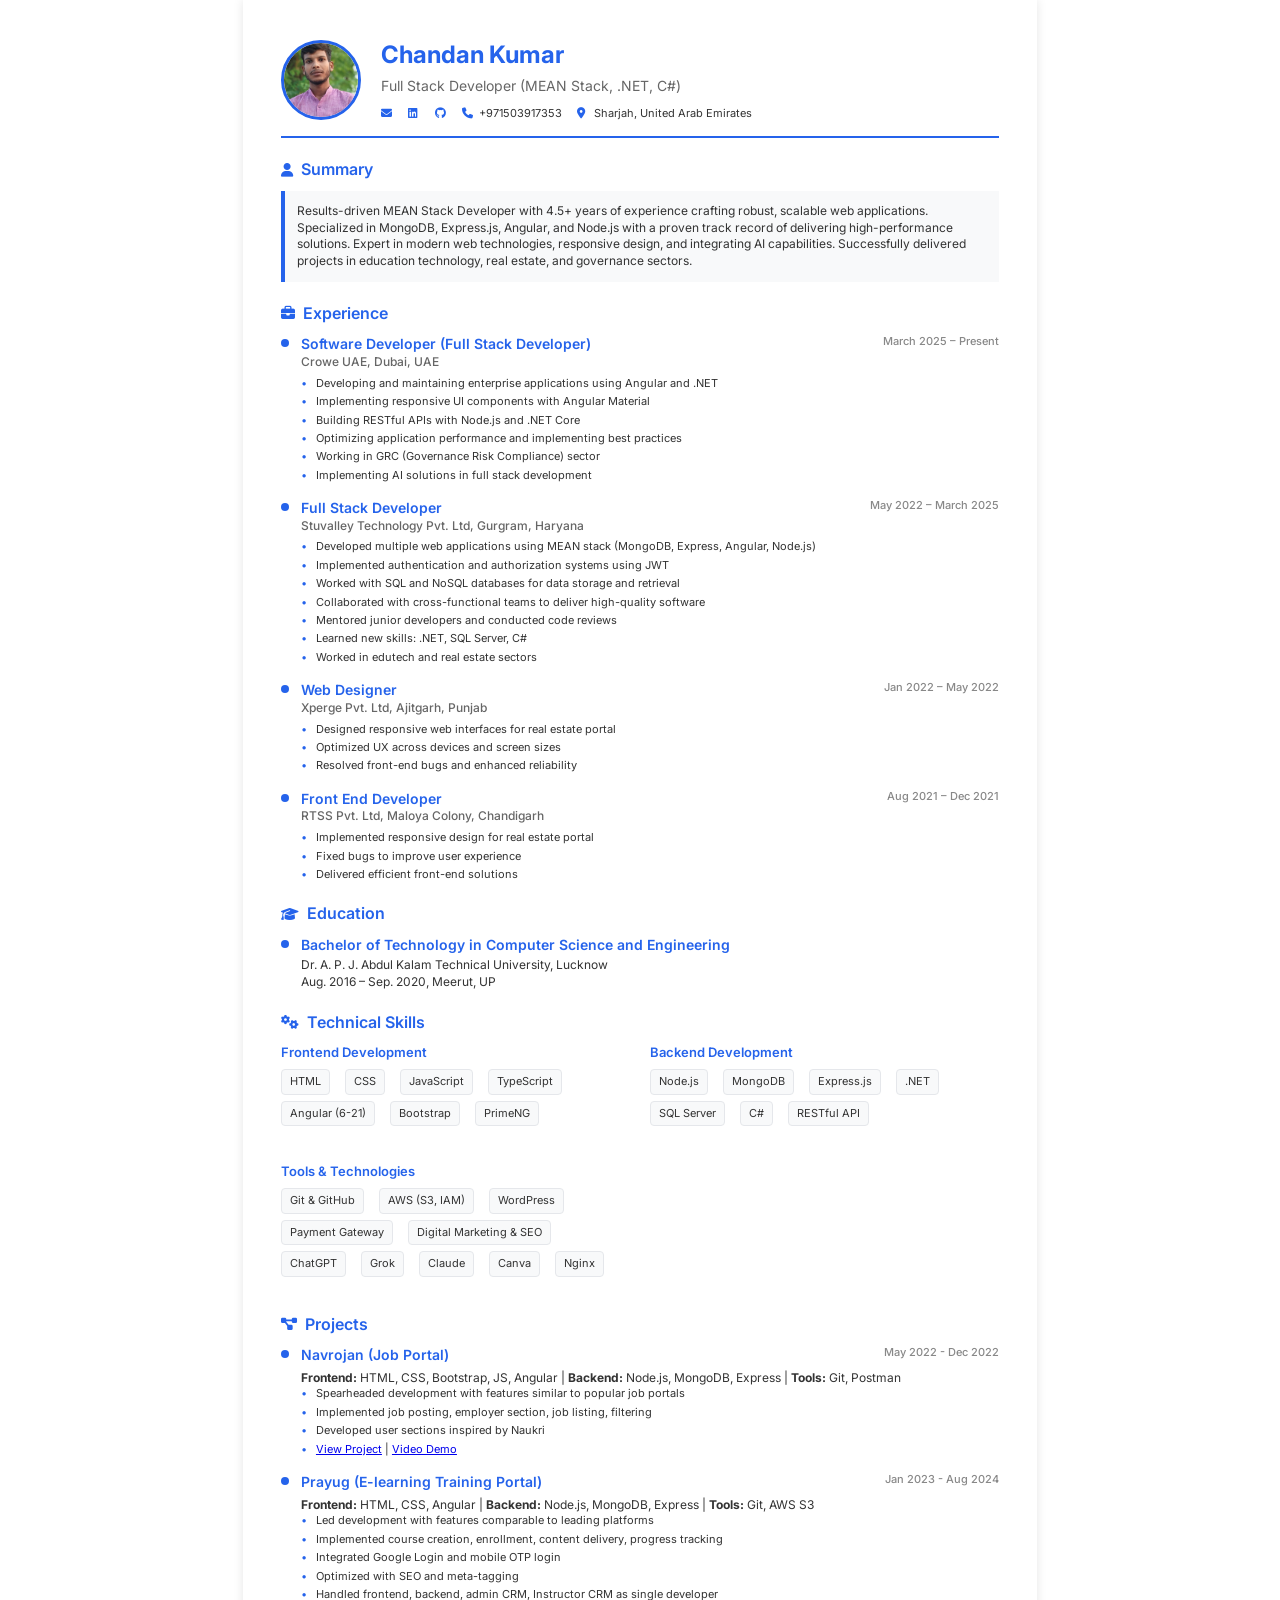
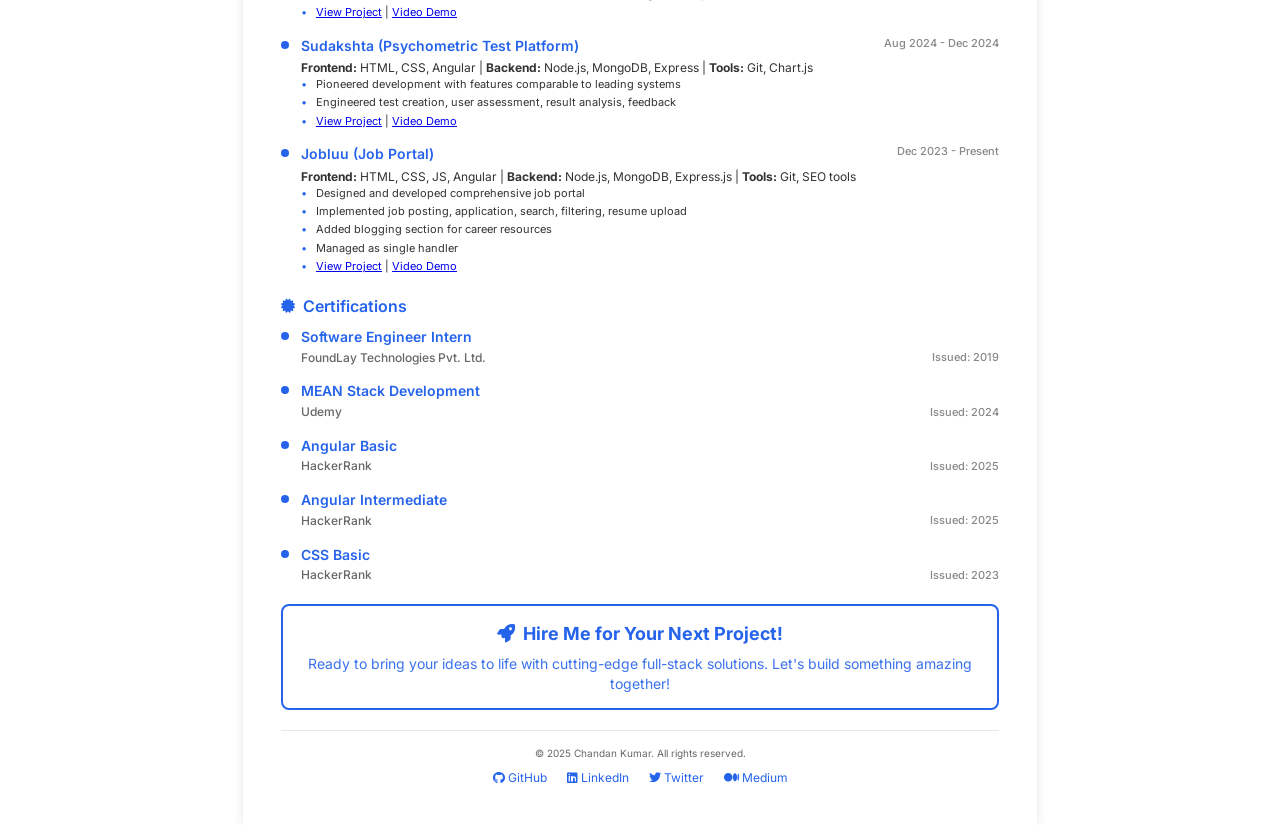
<file: index.html>
<!DOCTYPE html>
<html lang="en">
<head>
    <meta charset="UTF-8">
    <meta name="viewport" content="width=device-width, initial-scale=1.0">
    <title>Chandan Kumar - Full Stack Developer CV</title>
    <link rel="icon" type="image/png" href="Chandan/img/member/vv.jpg">

    <link href="https://fonts.googleapis.com/css2?family=Inter:wght@300;400;500;600;700&display=swap" rel="stylesheet">
    <link rel="stylesheet" href="https://cdnjs.cloudflare.com/ajax/libs/font-awesome/6.4.0/css/all.min.css">
    <style>
        * {
            margin: 0;
            padding: 0;
            box-sizing: border-box;
        }

        body {
            font-family: 'Inter', sans-serif;
            font-size: 12px;
            line-height: 1.4;
            color: #333;
            background: #fff;
            max-width: 210mm;
            margin: 0 auto;
            padding: 10mm;
            box-shadow: 0 0 10px rgba(0,0,0,0.1);
        }

        .cv-header {
            display: flex;
            align-items: center;
            margin-bottom: 20px;
            border-bottom: 2px solid #2563eb;
            padding-bottom: 15px;
        }

        .profile-img {
            width: 80px;
            height: 80px;
            border-radius: 50%;
            object-fit: cover;
            margin-right: 20px;
            border: 3px solid #2563eb;
        }

        .header-info h1 {
            font-size: 24px;
            color: #2563eb;
            margin-bottom: 5px;
        }

        .header-info .title {
            font-size: 14px;
            color: #666;
            margin-bottom: 10px;
        }

        .contact-info {
            display: flex;
            flex-wrap: wrap;
            gap: 15px;
            font-size: 11px;
        }

        .contact-item {
            display: flex;
            align-items: center;
            gap: 5px;
        }

        .contact-item i {
            color: #2563eb;
            width: 12px;
        }

        .section {
            margin-bottom: 20px;
        }

        .hire-me {
            border: 2px solid #2563eb;
            background: white;
            color: #2563eb;
            padding: 15px;
            border-radius: 8px;
            text-align: center;
            margin: 20px 0;
        }

        .hire-me h3 {
            margin: 0 0 8px 0;
            font-size: 18px;
            display: flex;
            align-items: center;
            justify-content: center;
            gap: 8px;
            color: #2563eb;
        }

        .hire-me p {
            margin: 0;
            font-size: 14px;
            opacity: 0.9;
        }

        .section-title {
            font-size: 16px;
            font-weight: 600;
            color: #2563eb;
            margin-bottom: 10px;
            display: flex;
            align-items: center;
            gap: 8px;
        }

        .section-title i {
            font-size: 14px;
        }

        .summary {
            background: #f8f9fa;
            padding: 12px;
            border-left: 4px solid #2563eb;
            margin-bottom: 15px;
        }

        .experience-item, .education-item, .project-item {
            margin-bottom: 15px;
            position: relative;
            padding-left: 20px;
        }

        .experience-item::before, .education-item::before, .project-item::before {
            content: '';
            position: absolute;
            left: 0;
            top: 5px;
            width: 8px;
            height: 8px;
            background: #2563eb;
            border-radius: 50%;
        }

        .experience-header, .project-header {
            display: flex;
            justify-content: space-between;
            align-items: flex-start;
            margin-bottom: 5px;
        }

        .experience-header h4, .project-header h4 {
            font-size: 14px;
            font-weight: 600;
            color: #2563eb;
        }

        .experience-header .company, .project-header .tech {
            font-size: 12px;
            color: #666;
            font-weight: 500;
        }

        .experience-date, .project-date {
            font-size: 11px;
            color: #888;
            font-weight: 500;
        }

        .experience-location {
            font-size: 11px;
            color: #666;
            margin-bottom: 5px;
        }

        .experience-item ul, .project-item ul {
            list-style: none;
            padding-left: 0;
        }

        .experience-item li, .project-item li {
            margin-bottom: 3px;
            font-size: 11px;
            position: relative;
            padding-left: 15px;
        }

        .experience-item li::before, .project-item li::before {
            content: '•';
            position: absolute;
            left: 0;
            color: #2563eb;
        }

        .skills-grid {
            display: grid;
            grid-template-columns: repeat(2, 1fr);
            gap: 20px;
        }

        .skill-category {
            margin-bottom: 10px;
        }

        .skill-category h5 {
            font-size: 13px;
            font-weight: 600;
            color: #2563eb;
            margin-bottom: 8px;
        }

        .skill-item {
            display: inline-block;
            margin-right: 12px;
            margin-bottom: 6px;
        }

        .skill-name {
            font-size: 11px;
            background: #f8f9fa;
            padding: 4px 8px;
            border-radius: 4px;
            border: 1px solid #e5e7eb;
        }

        .education-item h4 {
            font-size: 14px;
            font-weight: 600;
            color: #2563eb;
            margin-bottom: 3px;
        }

        .certification-header {
            display: flex;
            justify-content: space-between;
            align-items: center;
            margin-bottom: 3px;
        }

        .certification-institution {
            font-size: 12px;
            color: #666;
            font-weight: 500;
        }

        .certification-date {
            font-size: 11px;
            color: #888;
            font-weight: 500;
        }

        .footer {
            text-align: center;
            margin-top: 20px;
            padding-top: 15px;
            border-top: 1px solid #e5e7eb;
            font-size: 10px;
            color: #666;
        }

        .social-links {
            display: flex;
            justify-content: center;
            gap: 20px;
            margin-top: 10px;
        }

        .social-links a {
            color: #2563eb;
            font-size: 12px;
            text-decoration: none;
            transition: color 0.3s ease;
        }

        .social-links a:hover {
            color: #1d4ed8;
        }

        @media print {
            body {
                box-shadow: none;
                padding: 0;
                max-width: none;
                margin: 0;
            }
        }

        @media (max-width: 768px) {
            body {
                font-size: 11px;
                padding: 5mm;
            }

            .cv-header {
                flex-direction: column;
                text-align: center;
                margin-bottom: 15px;
            }

            .profile-img {
                margin-right: 0;
                margin-bottom: 15px;
            }

            .header-info h1 {
                font-size: 20px;
            }

            .contact-info {
                justify-content: center;
                gap: 10px;
            }

            .contact-item {
                font-size: 10px;
            }

            .section-title {
                font-size: 14px;
            }

            .skills-grid {
                grid-template-columns: 1fr;
                gap: 15px;
            }

            .skill-item {
                margin-right: 8px;
                margin-bottom: 4px;
            }

            .social-links {
                flex-wrap: wrap;
                justify-content: center;
                gap: 15px !important;
            }

            .social-links a {
                font-size: 11px;
            }
        }

        /* Animations */
        @keyframes fadeIn {
            from { opacity: 0; transform: translateY(10px); }
            to { opacity: 1; transform: translateY(0); }
        }

        .section {
            animation: fadeIn 0.5s ease-out;
        }
    </style>
</head>
<body>
    <div class="cv-header">
        <img src="Chandan/img/member/vv.jpg" alt="Chandan Kumar" class="profile-img">
        <div class="header-info">
            <h1>Chandan Kumar</h1>
            <p class="title">Full Stack Developer (MEAN Stack, .NET, C#)</p>
            <div class="contact-info">
                <div class="contact-item">
                    <a href="mailto:chandanku845415@gmail.com" style="color: inherit; text-decoration: none;">
                        <i class="fas fa-envelope"></i>                       
                    </a>
                </div>
                <div class="contact-item">
                    <a href="https://linkedin.com/in/developerchandan" target="_blank" style="color: inherit; text-decoration: none;">
                        <i class="fab fa-linkedin"></i>
                    </a>
                </div>
                <div class="contact-item">
                    <a href="https://github.com/developerchandan" target="_blank" style="color: inherit; text-decoration: none;">
                        <i class="fab fa-github"></i>
                    </a>
                </div>
                <div class="contact-item">
                    <i class="fas fa-phone"></i>
                    <span>+971503917353</span>
                </div>
                <div class="contact-item">
                    <i class="fas fa-map-marker-alt"></i>
                    <span>Sharjah, United Arab Emirates</span>
                </div>
                
                
            </div>
        </div>
    </div>

    <div class="section">
        <div class="section-title">
            <i class="fas fa-user"></i>
            Summary
        </div>
        <div class="summary">
            Results-driven MEAN Stack Developer with 4.5+ years of experience crafting robust, scalable web applications. Specialized in MongoDB, Express.js, Angular, and Node.js with a proven track record of delivering high-performance solutions. Expert in modern web technologies, responsive design, and integrating AI capabilities. Successfully delivered projects in education technology, real estate, and governance sectors.
        </div>
    </div>

    <div class="section">
        <div class="section-title">
            <i class="fas fa-briefcase"></i>
            Experience
        </div>
        <div class="experience-item">
            <div class="experience-header">
                <div>
                    <h4>Software Developer (Full Stack Developer)</h4>
                    <div class="company">Crowe UAE, Dubai, UAE</div>
                </div>
                <div class="experience-date">March 2025 – Present</div>
            </div>
            <ul>
                <li>Developing and maintaining enterprise applications using Angular and .NET</li>
                <li>Implementing responsive UI components with Angular Material</li>
                <li>Building RESTful APIs with Node.js and .NET Core</li>
                <li>Optimizing application performance and implementing best practices</li>
                <li>Working in GRC (Governance Risk Compliance) sector</li>
                <li>Implementing AI solutions in full stack development</li>
            </ul>
        </div>
        <div class="experience-item">
            <div class="experience-header">
                <div>
                    <h4>Full Stack Developer</h4>
                    <div class="company">Stuvalley Technology Pvt. Ltd, Gurgram, Haryana</div>
                </div>
                <div class="experience-date">May 2022 – March 2025</div>
            </div>
            <ul>
                <li>Developed multiple web applications using MEAN stack (MongoDB, Express, Angular, Node.js)</li>
                <li>Implemented authentication and authorization systems using JWT</li>
                <li>Worked with SQL and NoSQL databases for data storage and retrieval</li>
                <li>Collaborated with cross-functional teams to deliver high-quality software</li>
                <li>Mentored junior developers and conducted code reviews</li>
                <li>Learned new skills: .NET, SQL Server, C#</li>
                <li>Worked in edutech and real estate sectors</li>
            </ul>
        </div>
        <div class="experience-item">
            <div class="experience-header">
                <div>
                    <h4>Web Designer</h4>
                    <div class="company">Xperge Pvt. Ltd, Ajitgarh, Punjab</div>
                </div>
                <div class="experience-date">Jan 2022 – May 2022</div>
            </div>
            <ul>
                <li>Designed responsive web interfaces for real estate portal</li>
                <li>Optimized UX across devices and screen sizes</li>
                <li>Resolved front-end bugs and enhanced reliability</li>
            </ul>
        </div>
        <div class="experience-item">
            <div class="experience-header">
                <div>
                    <h4>Front End Developer</h4>
                    <div class="company">RTSS Pvt. Ltd, Maloya Colony, Chandigarh</div>
                </div>
                <div class="experience-date">Aug 2021 – Dec 2021</div>
            </div>
            <ul>
                <li>Implemented responsive design for real estate portal</li>
                <li>Fixed bugs to improve user experience</li>
                <li>Delivered efficient front-end solutions</li>
            </ul>
        </div>
    </div>

    <div class="section">
        <div class="section-title">
            <i class="fas fa-graduation-cap"></i>
            Education
        </div>
        <div class="education-item">
            <h4>Bachelor of Technology in Computer Science and Engineering</h4>
            <div class="institution">Dr. A. P. J. Abdul Kalam Technical University, Lucknow</div>
            <div class="period">Aug. 2016 – Sep. 2020, Meerut, UP</div>
        </div>
    </div>

    <div class="section">
        <div class="section-title">
            <i class="fas fa-cogs"></i>
            Technical Skills
        </div>
        <div class="skills-grid">
            <div class="skill-category">
                <h5>Frontend Development</h5>
                <div class="skill-item">
                    <div class="skill-name">HTML</div>
                </div>
                <div class="skill-item">
                    <div class="skill-name">CSS</div>
                </div>
                <div class="skill-item">
                    <div class="skill-name">JavaScript</div>
                </div>
                <div class="skill-item">
                    <div class="skill-name">TypeScript</div>
                </div>
                <div class="skill-item">
                    <div class="skill-name">Angular (6-21)</div>
                </div>
                <div class="skill-item">
                    <div class="skill-name">Bootstrap</div>
                </div>
                <div class="skill-item">
                    <div class="skill-name">PrimeNG</div>
                </div>
            </div>
            <div class="skill-category">
                <h5>Backend Development</h5>
                <div class="skill-item">
                    <div class="skill-name">Node.js</div>
                </div>
                <div class="skill-item">
                    <div class="skill-name">MongoDB</div>
                </div>
                <div class="skill-item">
                    <div class="skill-name">Express.js</div>
                </div>
                <div class="skill-item">
                    <div class="skill-name">.NET</div>
                </div>
                <div class="skill-item">
                    <div class="skill-name">SQL Server</div>
                </div>
                <div class="skill-item">
                    <div class="skill-name">C#</div>
                </div>
                <div class="skill-item">
                    <div class="skill-name">RESTful API</div>
                </div>
            </div>
            <div class="skill-category">
                <h5>Tools & Technologies</h5>
                <div class="skill-item">
                    <div class="skill-name">Git & GitHub</div>
                </div>
                <div class="skill-item">
                    <div class="skill-name">AWS (S3, IAM)</div>
                </div>
                <div class="skill-item">
                    <div class="skill-name">WordPress</div>
                </div>
                <div class="skill-item">
                    <div class="skill-name">Payment Gateway</div>
                </div>
                <div class="skill-item">
                    <div class="skill-name">Digital Marketing & SEO</div>
                </div>
                <div class="skill-item">
                    <div class="skill-name">ChatGPT</div>
                </div>
                <div class="skill-item">
                    <div class="skill-name">Grok</div>
                </div>
                <div class="skill-item">
                    <div class="skill-name">Claude</div>
                </div>
                <div class="skill-item">
                    <div class="skill-name">Canva</div>
                </div>
                <div class="skill-item">
                    <div class="skill-name">Nginx</div>
                </div>
            </div>
        </div>
    </div>

    <div class="section">
        <div class="section-title">
            <i class="fas fa-project-diagram"></i>
            Projects
        </div>
        <div class="project-item">
            <div class="project-header">
                <h4>Navrojan (Job Portal)</h4>
                <div class="project-date">May 2022 - Dec 2022</div>
            </div>
            <div class="tech"><strong>Frontend:</strong> HTML, CSS, Bootstrap, JS, Angular | <strong>Backend:</strong> Node.js, MongoDB, Express | <strong>Tools:</strong> Git, Postman</div>
            <ul>
                <li>Spearheaded development with features similar to popular job portals</li>
                <li>Implemented job posting, employer section, job listing, filtering</li>
                <li>Developed user sections inspired by Naukri</li>
                <li><a href="#" target="_blank">View Project</a> | <a href="#" target="_blank">Video Demo</a></li>
            </ul>
        </div>
        <div class="project-item">
            <div class="project-header">
                <h4>Prayug (E-learning Training Portal)</h4>
                <div class="project-date">Jan 2023 - Aug 2024</div>
            </div>
            <div class="tech"><strong>Frontend:</strong> HTML, CSS, Angular | <strong>Backend:</strong> Node.js, MongoDB, Express | <strong>Tools:</strong> Git, AWS S3</div>
            <ul>
                <li>Led development with features comparable to leading platforms</li>
                <li>Implemented course creation, enrollment, content delivery, progress tracking</li>
                <li>Integrated Google Login and mobile OTP login</li>
                <li>Optimized with SEO and meta-tagging</li>
                <li>Handled frontend, backend, admin CRM, Instructor CRM as single developer</li>
                <li><a href="#" target="_blank">View Project</a> | <a href="#" target="_blank">Video Demo</a></li>
            </ul>
        </div>
        <div class="project-item">
            <div class="project-header">
                <h4>Sudakshta (Psychometric Test Platform)</h4>
                <div class="project-date">Aug 2024 - Dec 2024</div>
            </div>
            <div class="tech"><strong>Frontend:</strong> HTML, CSS, Angular | <strong>Backend:</strong> Node.js, MongoDB, Express | <strong>Tools:</strong> Git, Chart.js</div>
            <ul>
                <li>Pioneered development with features comparable to leading systems</li>
                <li>Engineered test creation, user assessment, result analysis, feedback</li>
                <li><a href="#" target="_blank">View Project</a> | <a href="#" target="_blank">Video Demo</a></li>
            </ul>
        </div>
        <div class="project-item">
            <div class="project-header">
                <h4>Jobluu (Job Portal)</h4>
                <div class="project-date">Dec 2023 - Present</div>
            </div>
            <div class="tech"><strong>Frontend:</strong> HTML, CSS, JS, Angular | <strong>Backend:</strong> Node.js, MongoDB, Express.js | <strong>Tools:</strong> Git, SEO tools</div>
            <ul>
                <li>Designed and developed comprehensive job portal</li>
                <li>Implemented job posting, application, search, filtering, resume upload</li>
                <li>Added blogging section for career resources</li>
                <li>Managed as single handler</li>
                <li><a href="#" target="_blank">View Project</a> | <a href="#" target="_blank">Video Demo</a></li>
            </ul>
        </div>
    </div>

    <div class="section">
        <div class="section-title">
            <i class="fas fa-certificate"></i>
            Certifications
        </div>
        <div class="education-item">
            <h4>Software Engineer Intern</h4>
            <div class="certification-header">
                <div class="certification-institution">FoundLay Technologies Pvt. Ltd.</div>
                <div class="certification-date">Issued: 2019</div>
            </div>
        </div>
        <div class="education-item">
            <h4>MEAN Stack Development</h4>
            <div class="certification-header">
                <div class="certification-institution">Udemy</div>
                <div class="certification-date">Issued: 2024</div>
            </div>
        </div>
        <div class="education-item">
            <h4>Angular Basic</h4>
            <div class="certification-header">
                <div class="certification-institution">HackerRank</div>
                <div class="certification-date">Issued: 2025</div>
            </div>
        </div>
        <div class="education-item">
            <h4>Angular Intermediate</h4>
            <div class="certification-header">
                <div class="certification-institution">HackerRank</div>
                <div class="certification-date">Issued: 2025</div>
            </div>
        </div>
        <div class="education-item">
            <h4>CSS Basic</h4>
            <div class="certification-header">
                <div class="certification-institution">HackerRank</div>
                <div class="certification-date">Issued: 2023</div>
            </div>
        </div>
        
    </div>

    <div class="hire-me">
        <h3><i class="fas fa-rocket"></i> Hire Me for Your Next Project!</h3>
        <p>Ready to bring your ideas to life with cutting-edge full-stack solutions. Let's build something amazing together!</p>
    </div>

    <div class="footer">
        <p>&copy; 2025 Chandan Kumar. All rights reserved.</p>
        <div class="social-links">
            <a href="https://github.com/developerchandan" target="_blank"><i class="fab fa-github"></i> GitHub</a>
            <a href="https://www.linkedin.com/in/developerchandan/" target="_blank"><i class="fab fa-linkedin"></i> LinkedIn</a>
            <a href="https://twitter.com/_chandan0" target="_blank"><i class="fab fa-twitter"></i> Twitter</a>
            <a href="https://medium.com/@developerchandan" target="_blank"><i class="fab fa-medium"></i> Medium</a>
        </div>
    </div>
</body>
</html>
</file>
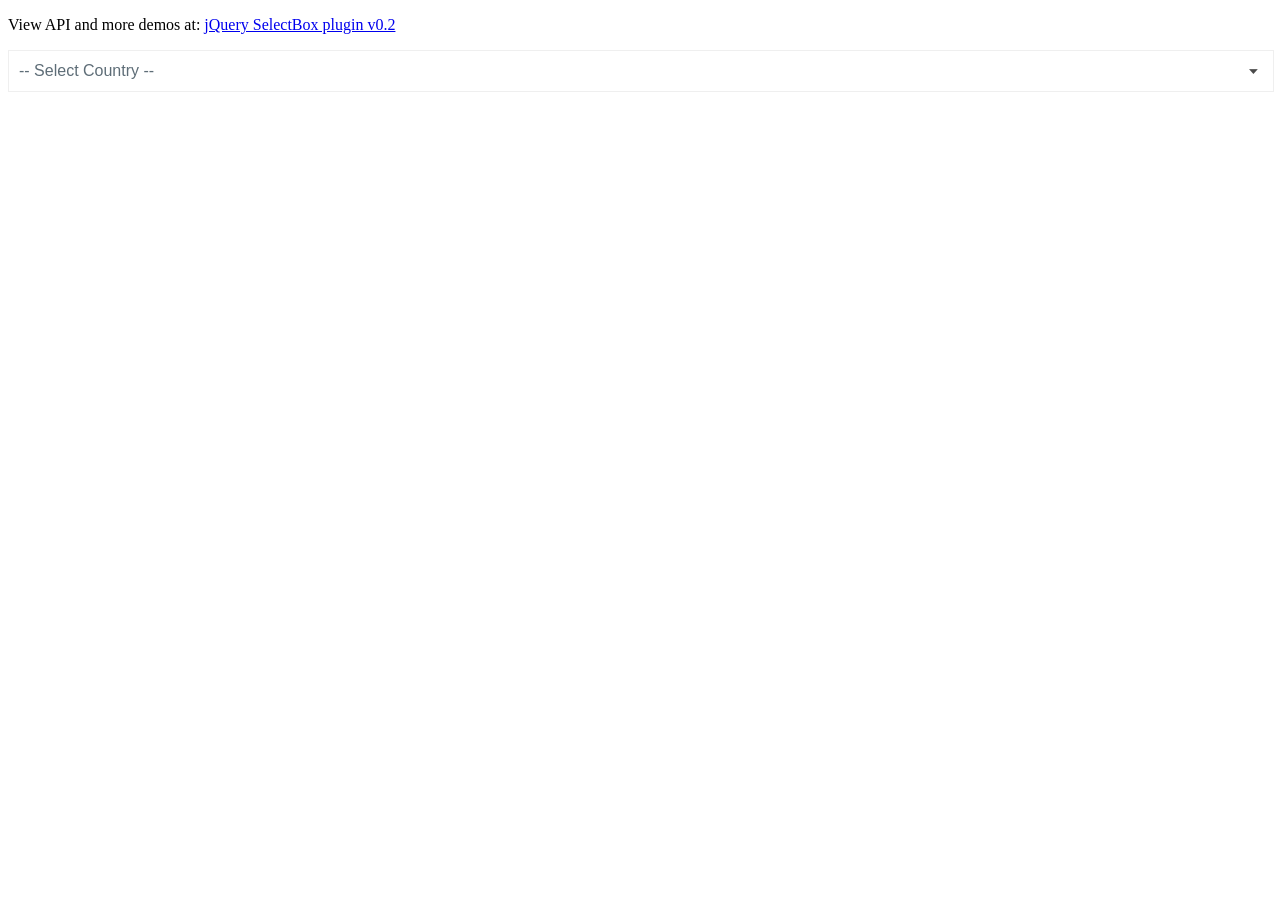
<file: itupworks.com/assets/libs/selectbox/index.html>
<!doctype html>
<html>
	<head>
		<title>jQuery SelectBox plugin</title>
		<meta http-equiv="Content-type" content="text/html; charset=utf-8" />
		<link href="css/jquery.selectbox.css" type="text/css" rel="stylesheet" />
	</head>
	<body>

		<p>View API and more demos at: <a href="http://www.bulgaria-web-developers.com/projects/javascript/selectbox/">jQuery SelectBox plugin v0.2</a></p>

		<select name="country_id" id="country_id" tabindex="1">
			<option value="">-- Select country --</option>
			<optgroup label="North America">
				<option value="1">USA</option>
				<option value="9">Canada</option>
			</optgroup>
			<optgroup label="Europe">
				<option value="2">France</option>
				<option value="3">Spain</option>
				<option value="6">Bulgaria</option>
				<option value="7" disabled="disabled">Greece</option>
				<option value="8">Italy</option>
			</optgroup>
			<optgroup label="Asia" disabled="disabled">
				<option value="5">Japan</option>
				<option value="11">China</option>
			</optgroup>
			<option value="4">Brazil</option>
			<option value="10">South Africa</option>
		</select>

		<script type="text/javascript" src="js/jquery-1.7.2.min.js"></script>
		<script type="text/javascript" src="js/jquery.selectbox-0.2.js"></script>
		<script type="text/javascript">
		$(function () {
			$("#country_id").selectbox();
		});
		</script>
	</body>
</html>
</file>
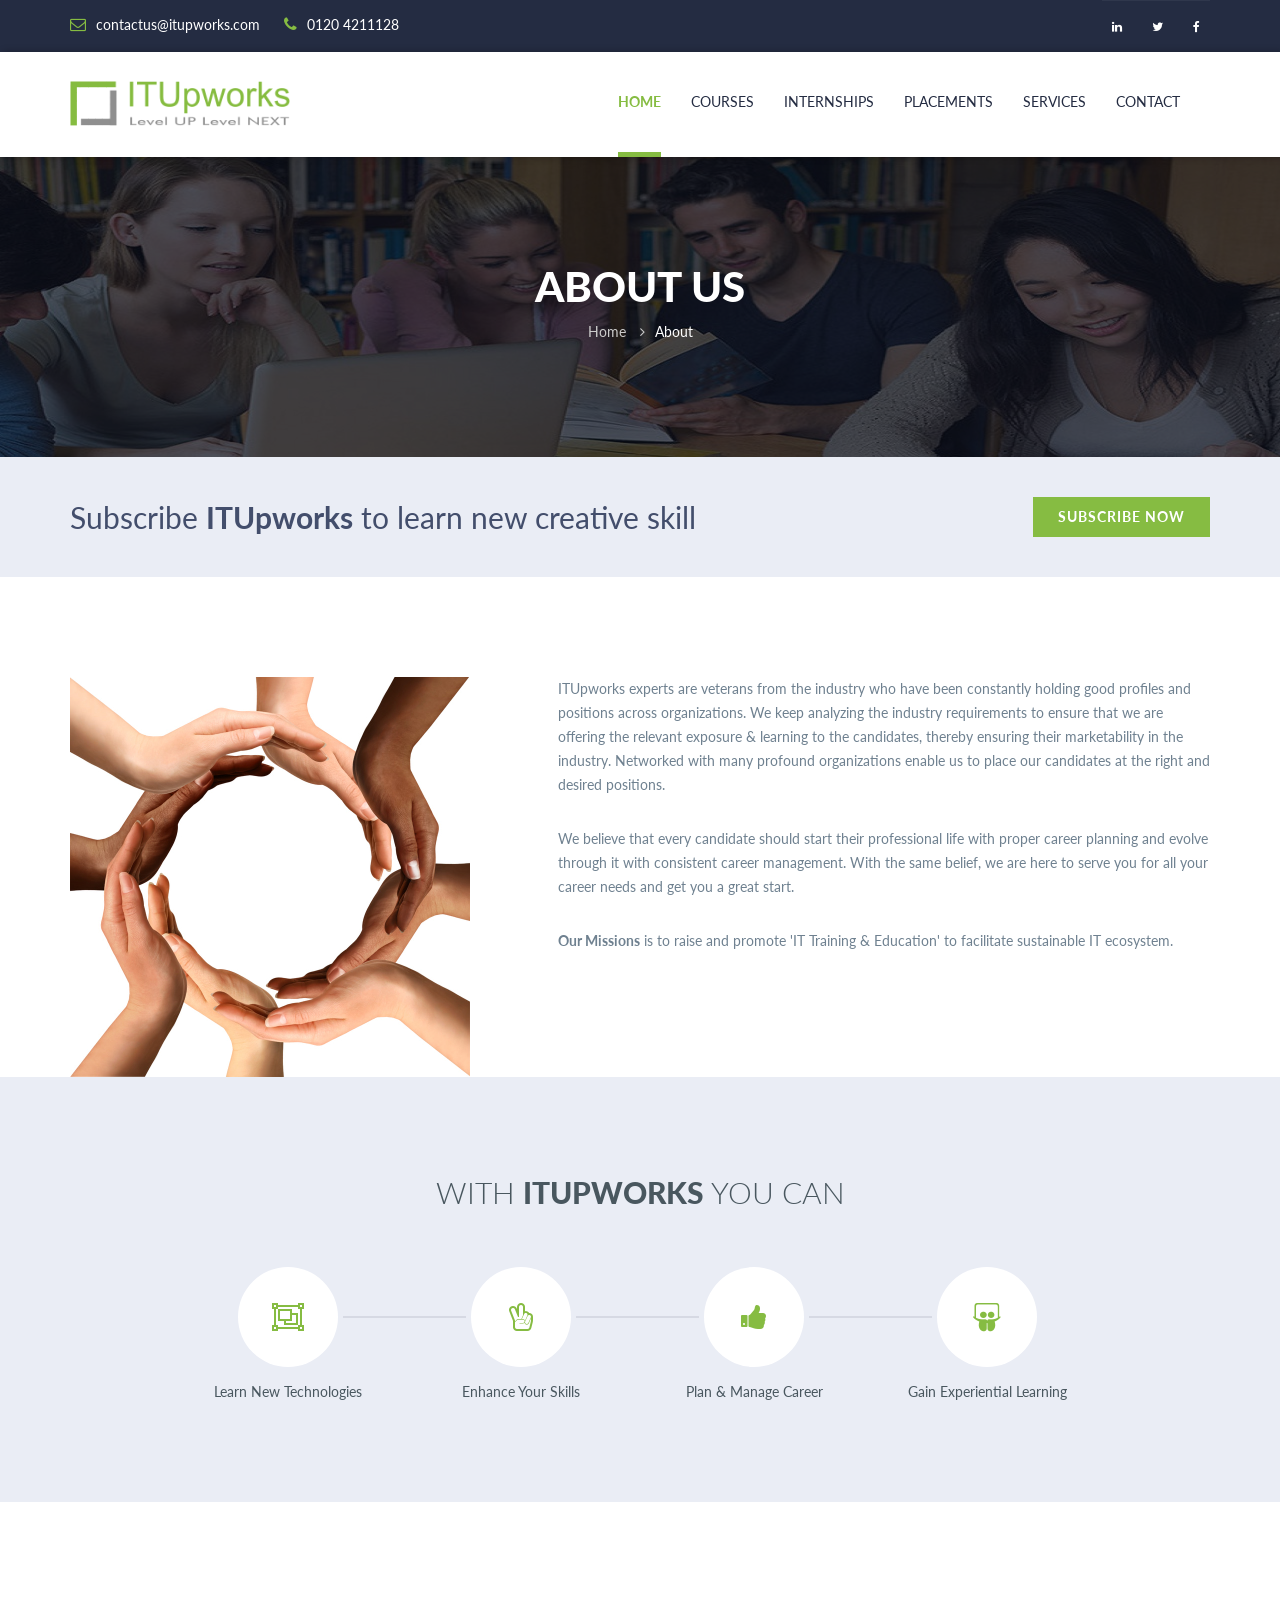
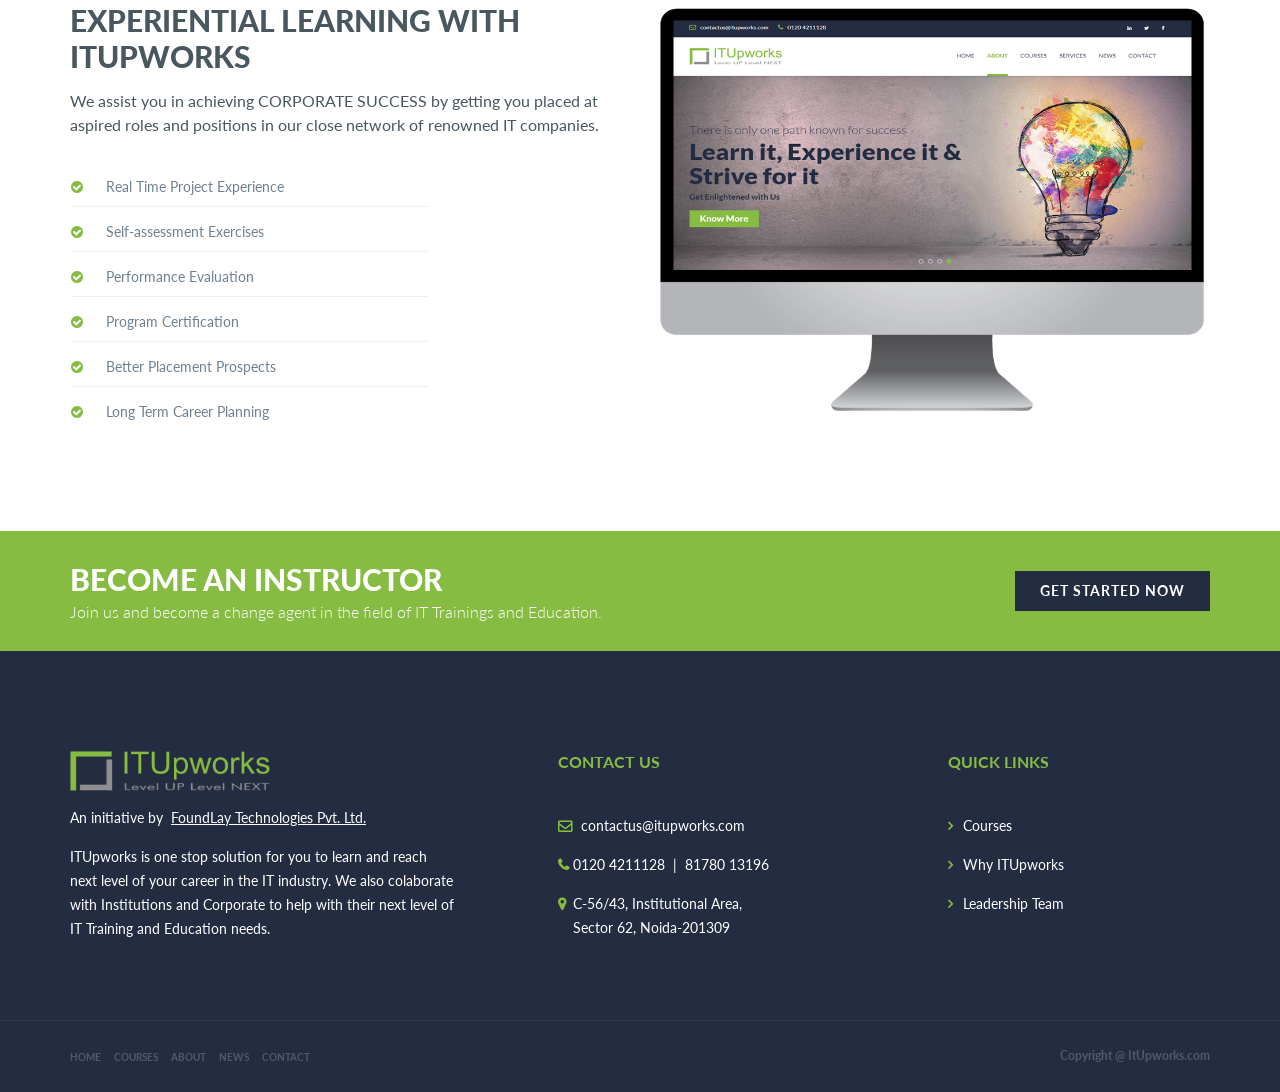
<file: itupworks.com/about-us.html>
<!DOCTYPE html>
<html lang="en">
<head><title>ITUpworks | Home</title>
    <meta charset="utf-8">
    <meta name="viewport" content="width=device-width, initial-scale=1.0">
    <!-- LIBRARY FONT-->
    <link type="text/css" rel="stylesheet" href="https://fonts.googleapis.com/css?family=Lato:400,400italic,700,900,300">
    <link type="text/css" rel="stylesheet" href="assets/font/font-icon/font-awesome-4.4.0/css/font-awesome.css">
    <link type="text/css" rel="stylesheet" href="assets/font/font-icon/font-svg/css/Glyphter.css">
    <!-- LIBRARY CSS-->
    <link type="text/css" rel="stylesheet" href="assets/libs/animate/animate1.css">
    <link type="text/css" rel="stylesheet" href="assets/libs/bootstrap-3.3.5/css/bootstrap1.css">
    <link type="text/css" rel="stylesheet" href="assets/libs/owl-carousel-2.0/assets/owl.carousel.css">
    <link type="text/css" rel="stylesheet" href="assets/libs/selectbox/css/jquery.selectbox.css">
    <link type="text/css" rel="stylesheet" href="assets/libs/fancybox/css/jquery.fancybox.css">
    <link type="text/css" rel="stylesheet" href="assets/libs/fancybox/css/jquery.fancybox-buttons.css">
    <link type="text/css" rel="stylesheet" href="assets/libs/media-element/build/mediaelementplayer.min.css">
    <!-- STYLE CSS    -->
    <link type="text/css" rel="stylesheet" href="assets/css/color-111.css" id="color-skins">
    <!--link(type="text/css", rel='stylesheet', href='#', id="color-skins")-->
    <script src="assets/libs/jquery/jquery-2.1.4.min1.js"></script>
    <script src="assets/libs/js-cookie/js.cookie1.js"></script>
	<style>.modal-header {
    padding: 2px 16px;
    }
	</style>
    <!--script.--><!--    if ((Cookies.get('color-skin') != undefined) && (Cookies.get('color-skin') != 'color-111')) {--><!--        $('#color-skins').attr('href', 'assets/css/' + Cookies.get('color-skin') + '.css');--><!--    } else if ((Cookies.get('color-skin') == undefined) || (Cookies.get('color-skin') == 'color-111')) {--><!--        $('#color-skins').attr('href', 'assets/css/color-111.css');--><!--    }-->
	<script>
	function becomeFocus() {
    	$('#bname').focus();
		}
    function become_An_Instructor(){
	    var name = document.getElementById("bname").value;
        var email = document.getElementById("bemail").value;
        var mobile = document.getElementById("bmobile").value;
		var Expertise = document.getElementById("bExpertise").value;
		$.ajax({
            url: "Become_An_Instructor.php",
            data:{
			'name':name,
			'email':email,
			'mobile':mobile,
			'expertise':Expertise
			},
            type: "POST",
            success: function(data){
			$data=JSON.parse(data);
            $("#bmyform").html($data);
			document.getElementById("bname").readOnly = true;
			document.getElementById("bemail").readOnly = true;
			document.getElementById("bmobile").readOnly = true;
			document.getElementById("bExpertise").readOnly = true;
            },
            
        });
    }
	</script>
	<script>
	function subscribeFocus() {
    	$('#sname').focus();
		}
    function subscribe(){
	    var name = document.getElementById("sname").value;
        var email = document.getElementById("semail").value;
        var mobile = document.getElementById("smobile").value;
		$.ajax({
            url: "subscribe_now.php",
            data:{
			'name':name,
			'email':email,
			'mobile':mobile,
			},
            type: "POST",
            success: function(data){
			$data=JSON.parse(data);
            $("#smyform").html($data);
			document.getElementById("sname").readOnly = true;
			document.getElementById("semail").readOnly = true;
			document.getElementById("smobile").readOnly = true;
            },
            
        });
    }
	</script>
	</head>
<body><!-- HEADER-->
<header>
    <div class="header-topbar">
        <div class="container">
            <div class="topbar-left pull-left">
                <div class="email"><i class="topbar-icon fa fa-envelope-o"></i>contactus@itupworks.com</div>
                <div class="hotline"><i class="topbar-icon fa fa-phone"></i>0120 4211128</div>
            </div>
            <div class="topbar-right pull-right">
                <div class="socials"><a href="https://www.linkedin.com/company/itupworks/" target="_blank" class="linkedin"><i class="fa fa-linkedin"></i></a><a href="http://www.twitter.com/itupworks" target="_blank" class="twitter"><i class="fa fa-twitter"></i></a><a href="http://www.facebook.com/itupworks" target="_blank" class="facebook"><i class="fa fa-facebook"></i></a><!--a href="#" class="pinterest"><!---i class="fa fa-pinterest"></i></a><a href="#" class="blog"><i class="fa fa-rss"></i></a><a href="#" class="dribbble"><i class="fa fa-dribbble"></i></a---></div>
                <!---div class="group-sign-in"><a href="login.html" class="login">login</a><a href="register.html" class="register">register</a></div--->
            </div>
        </div>
    </div>
    <div class="header-main homepage-01">
        <div class="container">
            <div class="header-main-wrapper">
                <div class="navbar-heade">
                    <div class="logo pull-left"><a href="index.html" class="header-logo"><img src="assets/images/logo/FoundLayEducation_Logo.png" alt=""/></a></div>
                    <button type="button" data-toggle="collapse" data-target=".navigation" class="navbar-toggle edugate-navbar"><span class="icon-bar"></span><span class="icon-bar"></span><span class="icon-bar"></span></button>
                </div>
                <nav class="navigation collapse navbar-collapse pull-right" >
					 <ul class="nav-links nav navbar-nav" >
                        <li class="dropdown  active" ><a href="index.html"  class="main-menu">Home<!--span class="fa fa-angle-down icons-dropdown"></span--></a>
                      <ul class="dropdown-menu edugate-dropdown-menu-1">
                                <li><a href="#about" class="link-page">About</a></li>
                                <li><a href="#latest_news" class="link-page">News</a></li>
                                
                               
                            </ul>
                        </li>
					<!--<li class="dropdown"  ><a href="#about" class="main-menu">About</a>
                        </li>-->
                        <li class="dropdown" ><a href="index.html#courses" class="main-menu">Courses<!--span class="fa fa-angle-down icons-dropdown"></span--></a>
                            <ul class="dropdown-menu edugate-dropdown-menu-1">
                                <li><a href="courses.html" class="link-page">Technology</a></li>
                                  <li><a href="Testing_&_Business_Analysis.html" class="link-page">Testing & Business Analysis</a></li>
                                   
                                   <li><a href="Soft-Skills.html" class="link-page">Soft-Skills</a></li>
                                   
                                   <li><a href="Academic-Programs.html" class="link-page">Academic Programs</a></li>
                                   <li><a href="Careers.html" class="link-page">Careers</a></li>
                                   <li><a href="Management.html" class="link-page"> Management</a></li>
                               
                              
                                <li><a href="Certified_Courses.html" class="link-page">Certified Courses</a></li>
                               
                                
                                
                            </ul>
                        </li>
                        
                        
                        
                         <li class="dropdown" ><a href="internship.html" class="main-menu">Internships <!--span class="fa fa-angle-down icons-dropdown"></span--></a>
                            <!--ul class="dropdown-menu edugate-dropdown-menu-1">
                                <li><a href="courses.html" class="link-page">courses</a></li>
                                <li><a href="courses-detail.html" class="link-page">course detail</a></li>
                                <li><a href="events.html" class="link-page">events</a></li>
                                <li><a href="event-detail.html" class="link-page">event detail</a></li>
                            </ul-->
                        </li>
                        
                         
                            <!--ul class="dropdown-menu edugate-dropdown-menu-1">
                                <li><a href="courses.html" class="link-page">courses</a></li>
                                <li><a href="courses-detail.html" class="link-page">course detail</a></li>
                                <li><a href="events.html" class="link-page">events</a></li>
                                <li><a href="event-detail.html" class="link-page">event detail</a></li>
                            </ul-->
                        </li>
                        
                        
                        
                        
                        
                         <li class="dropdown" ><a href="placement.html" class="main-menu">Placements   <!--span class="fa fa-angle-down icons-dropdown"></span--></a>
                            <!--ul class="dropdown-menu edugate-dropdown-menu-1">
                                <li><a href="courses.html" class="link-page">courses</a></li>
                                <li><a href="courses-detail.html" class="link-page">course detail</a></li>
                                <li><a href="events.html" class="link-page">events</a></li>
                                <li><a href="event-detail.html" class="link-page">event detail</a></li>
                            </ul-->
                        </li>
                        
                        
                        
                        
                        
                        
						<!---New list added by tara for requirement of new site--->
						<li class="dropdown"><a style="cursor:pointer;" class="main-menu">Services</a>
						<ul class="dropdown-menu edugate-dropdown-menu-1">
                               <li><a href="index.html#about" class="link-page">About</a></li>
                                <li><a href="index.html#latest_news" class="link-page">News</a></li>
                                
                        </ul>
                        </li>
                        <!---li class="dropdown"><a href="gallery-3column.html" class="main-menu">gallery<span class="fa fa-angle-down icons-dropdown"></span></a-->
                            <!--ul class="dropdown-menu edugate-dropdown-menu-1">
                                <li><a href="gallery-3column.html" class="link-page">gallery 3 column</a></li>
                                <li><a href="gallery-4column.html" class="link-page">gallery 4 column</a></li>
                                <li><a href="gallery-masonry.html" class="link-page">gallery masonry</a></li>
                            </ul>
                        </li--->
                        <!---li class="dropdown"><a href="categories.html" class="main-menu">pages<span class="fa fa-angle-down icons-dropdown"></span></a>
                            <!--ul class="dropdown-menu edugate-dropdown-menu-1">
                                <li><a href="categories.html" class="link-page">categories</a></li>
                                <li><a href="profile-teacher.html" class="link-page">profile teacher</a></li>
                                <li><a href="about-us.html" class="link-page">about us</a></li>
                                <li><a href="login.html" class="link-page">login</a></li>
                                <li><a href="register.html" class="link-page">register</a></li>
                                <li><a href="404.html" class="link-page">404 page</a></li>
                                <li><a href="faq.html" class="link-page">FAQ page</a></li>
                            </ul>
                        </li--->
                        <!--<li class="dropdown"><a href="#latest_news" class="main-menu">News<!---span class="fa fa-angle-down icons-dropdown"></span---></a>
                            <!---ul class="dropdown-menu edugate-dropdown-menu-1">
                                <li><a href="news.html" class="link-page">news list</a></li>
                                <li><a href="news-grid.html" class="link-page">news grid</a></li>
                                <li><a href="news-grid-nonsidebar.html" class="link-page">news grid nonsidebar</a></li>
                                <li><a href="news-masonry.html" class="link-page">news masonry</a></li>
                                <li><a href="news-detail.html" class="link-page">news detail</a></li>
                            </ul--->
                      <!--  </li>-->
                        <li><a href="contact-us.html" class="main-menu">Contact</a></li>
                        <!---li class="button-search"><p class="main-menu"><i class="fa fa-search"></i></p></li--->
                        <!--div class="nav-search hide">
                            <!--form><input type="text" placeholder="Search" class="searchbox"/>
                                <button type="submit" class="searchbutton fa fa-search"></button>
                            </form>
                        </div--->
                    </ul>
                </nav>
            </div>
        </div>
    </div>
</header>
<!-- WRAPPER Modal popup box when click subscribe-->
<div class="modal fade bg-w-form contact-form" id="subscribe" role="dialog">
    <div class="modal-dialog">
      <!-- Modal content-->
      <div class="modal-content">
	  <form onsubmit="subscribe();return false"  >
        <div class="modal-header"> 
		<button type="button" class="close" data-dismiss="modal" style="font-size: 50px;">×</button>
         <h3><center>Subscribe</center></h3>
        </div>
		<div class="row">
        <div class="modal-body col-md-10 col-md-offset-1">
		  <div class="modal-body col-md-6">
          <label for="regname" class="control-label form-label ">Name <span class="highlight">*</span></label><input id="sname" type="text" placeholder="" required class="form-control form-input" style="border:1px solid black; background-color:  lightgray;"  /><!--p.help-block Warning !-->
		  </div>
		  <div class="modal-body col-md-6">
		  <label for="regemail" class="control-label form-label">Email <span class="highlight">*</span></label><input id="semail" type="email" placeholder="" class="form-control form-input" style="border:1px solid black; background-color:  lightgray;" required />
		  </div>
		  <div class="modal-body col-md-6">
		  <label for="regpassword" class="control-label form-label">Mobile No. <span class="highlight">*</span></label><input id="smobile" type="number"  min="0" max="10000000000" type="text" placeholder="" class="form-control form-input" style="border:1px solid black; background-color:  lightgray;" required/>
		  <!---label for="regpassword" class="control-label form-label">Area Of Expertise <span class="highlight">*</span></label><input id="Expertise" type="password" placeholder="" class="form-control form-input" style="border:1px solid black; background-color:  lightgray;" required/--->
		   </div>
		   <div class="modal-body col-md-12 col-md-offset-2">
		  <input type="submit" data-dismiss="modal" class="btn btn-register btn-green" value="Cancel"/>&nbsp;&nbsp;<input  type="submit" onfocusout="subscribeFocus()" class="btn btn-register btn-green" value="Subscribe"></input>
		  </div>
	   </div>
		</div>
        <div class="modal-footer" >
			<center> <div id="smyform"></div></center>
        </div>
		</form>
      </div>
      
    </div>
</div>
<!-- WRAPPER Modal popup box close when click subscribe-->

<!-- WRAPPER Modal popup box when click become an instructor-->
<div class="modal  bg-w-form contact-form" id="become_an_instructor" role="dialog" >
    <div class="modal-dialog">
    
      <!-- Modal content-->
      <div class="modal-content">
	   <form onsubmit="become_An_Instructor();return false" >
        <div class="modal-header"> 
		 <button type="button" class="close" data-dismiss="modal" style="font-size: 50px;">×</button>
         <h3><center>Become an Instructor</center></h3>
        </div>
		<div class="row">
        <div class="modal-body col-md-10 col-md-offset-1">
		  <div class="modal-body col-md-6">
          <label for="regname" class="control-label form-label ">Name <span class="highlight">*</span></label><input id="bname" type="text" placeholder="" required class="form-control form-input" style="border:1px solid black; background-color:  lightgray;"  /><!--p.help-block Warning !-->
		  </div>
		  <div class="modal-body col-md-6"><label for="regemail" class="control-label form-label">Email <span class="highlight">*</span></label><input id="bemail" type="email" placeholder="" class="form-control form-input" style="border:1px solid black; background-color:  lightgray;" required />
		  </div>
		  <div class="modal-body col-md-6"><label for="regpassword" class="control-label form-label">Mobile No. <span class="highlight">*</span></label><input id="bmobile"type="number"  min="0" max="10000000000" placeholder="" class="form-control form-input" style="border:1px solid black; background-color:  lightgray;" required/>
		  </div>
		  <div class="modal-body col-md-6">
		  <label for="regpassword" class="control-label form-label">Area Of Expertise <span class="highlight">*</span></label><input id="bExpertise" type="text" placeholder="" class="form-control form-input" style="border:1px solid black; background-color:  lightgray;" required/>
		  </div>
		   <div class="modal-body col-md-6 col-md-offset-2 ">
		   <input type="submit" data-dismiss="modal" class="btn btn-register btn-green" value="Cancel"></input>
		   &nbsp;&nbsp;<input  type="submit" class="btn btn-register btn-green"  onfocusout="becomeFocus()"  value="submit"></input>
		   </div>
		</div>
		</div>
        <div class="modal-footer" >
			<center> <div id="bmyform"></div></center>
        </div>
		</form>
      </div>
      
    </div>
</div>
<!-- WRAPPER Modal popup box close when click become an instructor-->
<!-- WRAPPER-->
<div id="wrapper-content"><!-- PAGE WRAPPER-->
    <div id="page-wrapper"><!-- MAIN CONTENT-->
        <div class="main-content"><!-- CONTENT-->
            <div class="content">
                <div class="section background-opacity page-title set-height-top">
                    <div class="container">
                        <div class="page-title-wrapper"><!--.page-title-content--><h2 class="captions">about us</h2>
                            <ol class="breadcrumb">
                                <li><a href="index.html">Home</a></li>
                                <li class="active"><a href="#">About</a></li>
                            </ol>
                        </div>
                    </div>
                </div>
                <div class="section nav-subscribe">
                    <div class="container">
                        <div class="nav-subscribe-wrapper">
                            <div class="nav-subscribe-left"><p class="subscribe-text">Subscribe <b class="focus">ITUpworks</b> to learn new creative skill</p></div>
                            <div class="nav-subscribe-right">
                                <button class="btn btn-green btn-bold" data-target="#subscribe"  data-toggle="modal"><span>SUBSCRIBE NOW</span></button>
                            </div>
                        </div>
                    </div>
                </div>
                <!--INTRO EDUGATE-->
                <div class="section intro-edu" >
                    <div class="container">
                        <div class="intro-edu-wrapper">
                            <div class="row">
                                <div class="col-md-5"><img src="assets/images/About_us/about-us-page.jpg" alt="" class="intro-image fadeInLeft animated wow"/></div>
                                <div class="col-md-7">
                                    <!---div class="intro-title">WHAT IS <b>ITUpworks</b> ?</div--->
                                    <div class="intro-content"><p>ITUpworks experts are veterans from the industry who have been constantly holding good profiles and positions across organizations. We keep analyzing the industry requirements to ensure that we are offering the relevant exposure & learning to the candidates, thereby ensuring their marketability in the industry. Networked with many profound organizations enable us to place our candidates at the right and desired positions.</p>

                                        <p>We believe that every candidate should start their professional life with proper career planning and evolve through it with consistent career management. With the same belief, we are here to serve you for all your career needs and get you a great start.</p>
										<p><b>Our Missions</b> is to raise and promote 'IT Training & Education' to facilitate sustainable IT ecosystem.</p></div>
                                    <!---div class="group-button">
                                        <button class="btn btn-transition-2"><span>purchase theme</span></button>
                                        <button class="btn btn-green"><span>start learn now</span></button>
                                    </div--->
                                </div>
                            </div>
                        </div>
                    </div>
                </div>
                <div class="section section-padding edu-ab">
                    <div class="container">
                        <div class="edu-ab">
                            <div class="group-title-index edu-ab-title"><h2 class="center-title">WITH <b>ITUpworks</b> YOU CAN</h2><!---h4 class="top-title">Lorem Ipsum is simply dummy text of te printing industry</h4---></div>
                            <div class="edu-ab-content">
                                <ul class="list-unstyled list-inline">
                                    <li>
                                        <div class="circle-icon"><i class="fa fa-object-group fa-2x"></i></div>
                                        <span>Learn New Technologies</span></li>
                                    <li>
                                        <div class="circle-icon fa-2x"><i class="fa fa-hand-peace-o"></i></div>
                                        <span>Enhance Your Skills</span></li>
                                    <li>
                                        <div class="circle-icon fa-2x"><i class="fa fa-thumbs-up"></i></div>
                                        <span>Plan & Manage Career</span></li>
                                    <li>
                                        <div class="circle-icon fa-2x"><i class="fa fa-slideshare "></i></div>
                                        <span>Gain Experiential Learning</span></li>
                                </ul>
                            </div>
                        </div>
                    </div>
                </div>
                <div class="section section-padding edu-feature">
                    <div class="container">
                        <div class="edu-feature-wrapper">
                            <div class="row">
                                <div class="col-md-6">
                                    <div class="row">
                                        <div class="col-md-12">
                                            <div class="group-title-index edu-feature-text"><h2 class="center-title">Experiential Learning with ITUpworks</h2>

                                                <p class="top-title">We assist you in achieving CORPORATE SUCCESS by getting you placed at aspired roles and positions in our close network of renowned IT companies.</p></div>
                                        </div>
                                        <div class="col-md-8">
                                            <ul id="accordion" role="tablist" class="panel-group list-unstyled edu-feature-list">
                                                <li class="panel">
                                                    <div role="tab" id="item-1" class="col-item-1"><i class="fa fa-check-circle"></i><a   >Real Time Project Experience</a></div>
                                                    <!---div id="lesson" role="tabpanel" aria-labelledby="item-1" class="collapse">
                                                        <div class="panel-body col-item-2">Lorem ipsum dolor sit amet, feugiat delicata liberavisse id cum, no quo maiorum intellegebat, liber regione eu sit. Mea cu case ludus integre.</div>
                                                    </div---->
                                                </li>
                                                <li class="panel">
                                                    <div role="tab" id="item-2" class="col-item-1"><i class="fa fa-check-circle"></i><a >Self-assessment Exercises</a></div>
                                                    <!---div id="display" role="tabpanel" aria-labelledby="item-2" class="collapse">
                                                        <div class="panel-body col-item-2">Lorem ipsum dolor sit amet, feugiat delicata liberavisse id cum, no quo maiorum intellegebat, liber regione eu sit. Mea cu case ludus integre.</div>
                                                    </div--->
                                                </li>
                                                <li class="panel">
                                                    <div role="tab" id="item-3" class="col-item-1"><i class="fa fa-check-circle"></i><a>Performance Evaluation</a></div>
                                                    <!---div id="discuss" role="tabpanel" aria-labelledby="item-3" class="collapse">
                                                        <div class="panel-body col-item-2">Lorem ipsum dolor sit amet, feugiat delicata liberavisse id cum, no quo maiorum intellegebat, liber regione eu sit. Mea cu case ludus integre.</div>
                                                    </div--->
                                                </li>
                                                <li class="panel">
                                                    <div role="tab" id="item-4" class="col-item-1"><i class="fa fa-check-circle"></i><a >Program Certification</a></div>
                                                    <!---div id="capability1" role="tabpanel" aria-labelledby="item-4" class="collapse">
                                                        <div class="panel-body col-item-2">Lorem ipsum dolor sit amet, feugiat delicata liberavisse id cum, no quo maiorum intellegebat, liber regione eu sit. Mea cu case ludus integre.</div>
                                                    </div---->
                                                </li>
                                                <li class="panel">
                                                    <div role="tab" id="item-5" class="col-item-1"><i class="fa fa-check-circle"></i><a >Better Placement Prospects</a></div>
                                                    <!---div id="capability2" role="tabpanel" aria-labelledby="item-5" class="collapse">
                                                        <div class="panel-body col-item-2">Lorem ipsum dolor sit amet, feugiat delicata liberavisse id cum, no quo maiorum intellegebat, liber regione eu sit. Mea cu case ludus integre.</div>
                                                    </div---->
                                                </li>
												 <li class="panel">
                                                    <div role="tab" id="item-5" class="col-item-1"><i class="fa fa-check-circle"></i><a >Long Term Career Planning</a></div>
                                                    
                                                </li>
                                            </ul>
                                        </div>
                                    </div>
                                </div>
                                <div class="col-md-6"><img src="assets/images/About_us/About.png" alt="" class="computer-image"/></div>
                            </div>
                        </div>
                    </div>
                </div>
                <!-- PROGRESS BARS-->
                <!---div class="section progress-bars section-padding">
                    <div class="container">
                        <div class="progress-bars-content">
                            <div class="progress-bar-wrapper"><h2 class="title-2">Some important facts about us</h2>

                                <div class="row">
                                    <div class="content">
                                        <div class="col-sm-3">
                                            <div class="progress-bar-number">
                                                <div data-from="0" data-to="44" data-speed="1000" class="num">0</div>
                                                <p class="name-inner">teachers</p></div>
                                        </div>
                                        <div class="col-sm-3">
                                            <div class="progress-bar-number">
                                                <div data-from="0" data-to="56" data-speed="1000" class="num">0</div>
                                                <p class="name-inner">courses</p></div>
                                        </div>
                                        <div class="col-sm-3">
                                            <div class="progress-bar-number">
                                                <div data-from="0" data-to="165" data-speed="1000" class="num">0</div>
                                                <p class="name-inner">members</p></div>
                                        </div>
                                        <div class="col-sm-3">
                                            <div class="progress-bar-number">
                                                <div data-from="0" data-to="15" data-speed="1000" class="num">0</div>
                                                <p class="name-inner">Countries</p></div>
                                        </div>
                                    </div>
                                </div>
                                <div class="group-button">
                                    <button class="btn btn-transition-3"><span>Purchase theme</span></button>
                                    <button onclick="window.location.href='about-us.html'" class="btn btn-green-3"><span>start Learn now</span></button>
                                </div>
                                <div class="group-btn-slider">
                                    <div class="btn-prev"><i class="fa fa-angle-left"></i></div>
                                    <div class="btn-next"><i class="fa fa-angle-right"></i></div>
                                </div>
                            </div>
                        </div>
                    </div>
                </div-->
                <!-- BEST STAFF-->
                <!--div class="section section-padding staff-list best-staff">
                    <div class="container">
                        <div class="group-title-index"><h4 class="top-title">touch them if you want</h4>

                            <h2 class="center-title">learn from the best</h2>

                            <div class="bottom-title"><i class="bottom-icon icon-icon-05"></i></div>
                        </div>
                        <div class="best-staff-wrapper">
                            <div class="best-staff-content">
                                <div class="staff-item customize">
                                    <div class="staff-item-wrapper">
                                        <div class="staff-info"><a href="#" class="staff-avatar"><img src="assets/images/people-avatar-2.jpg" alt="" class="img-responsive"/></a><a href="#" class="staff-name">Alex trevor</a>

                                            <div class="staff-job">head teacher</div>
                                            <div class="staff-desctiption">Nam libelo tempore, cum soluta nobis est eligendi optio cumque nilhi impedil quo minus end maximie fade posimus the end.</div>
                                        </div>
                                    </div>
                                    <div class="staff-socials"><a href="#" class="facebook"><i class="fa fa-facebook"></i></a><a href="#" class="google"><i class="fa fa-google-plus"></i></a><a href="#" class="twitter"><i class="fa fa-twitter"></i></a></div>
                                </div>
                                <div class="staff-item customize">
                                    <div class="staff-item-wrapper">
                                        <div class="staff-info"><a href="#" class="staff-avatar"><img src="assets/images/people-avatar-3.jpg" alt="" class="img-responsive"/></a><a href="#" class="staff-name">lana simth</a>

                                            <div class="staff-job">vice head teacher</div>
                                            <div class="staff-desctiption">Nam libelo tempore, cum soluta nobis est eligendi optio cumque nilhi impedil quo minus end maximie fade posimus the end.</div>
                                        </div>
                                    </div>
                                    <div class="staff-socials"><a href="#" class="facebook"><i class="fa fa-facebook"></i></a><a href="#" class="google"><i class="fa fa-google-plus"></i></a><a href="#" class="twitter"><i class="fa fa-twitter"></i></a></div>
                                </div>
                                <div class="staff-item customize">
                                    <div class="staff-item-wrapper">
                                        <div class="staff-info"><a href="#" class="staff-avatar"><img src="assets/images/people-avatar-4.jpg" alt="" class="img-responsive"/></a><a href="#" class="staff-name">barry join</a>

                                            <div class="staff-job">advisory professor</div>
                                            <div class="staff-desctiption">Nam libelo tempore, cum soluta nobis est eligendi optio cumque nilhi impedil quo minus end maximie fade posimus the end.</div>
                                        </div>
                                    </div>
                                    <div class="staff-socials"><a href="#" class="facebook"><i class="fa fa-facebook"></i></a><a href="#" class="google"><i class="fa fa-google-plus"></i></a><a href="#" class="twitter"><i class="fa fa-twitter"></i></a></div>
                                </div>
                                <div class="staff-item customize">
                                    <div class="staff-item-wrapper">
                                        <div class="staff-info"><a href="#" class="staff-avatar"><img src="assets/images/people-avatar-5.jpg" alt="" class="img-responsive"/></a><a href="#" class="staff-name">taylor ema</a>

                                            <div class="staff-job">teacher</div>
                                            <div class="staff-desctiption">Nam libelo tempore, cum soluta nobis est eligendi optio cumque nilhi impedil quo minus end maximie fade posimus the end.</div>
                                        </div>
                                    </div>
                                    <div class="staff-socials"><a href="#" class="facebook"><i class="fa fa-facebook"></i></a><a href="#" class="google"><i class="fa fa-google-plus"></i></a><a href="#" class="twitter"><i class="fa fa-twitter"></i></a></div>
                                </div>
                            </div>
                        </div>
                    </div>
                    <div class="group-btn-slider">
                        <div class="btn-prev"><i class="fa fa-angle-left"></i></div>
                        <div class="btn-next"><i class="fa fa-angle-right"></i></div>
                    </div>
                </div--->
                <!-- SLIDER TALK ABOUT US-->
                <!--div class="section background-opacity slider-talk-about-us">
                    <div class="container">
                        <div id="people-talk" data-ride="carousel" data-interval="5000" class="slider-talk-about-us-wrapper carousel slide">
                            <div role="listbox" class="slider-talk-about-us-content carousel-inner">
                                <div class="peopel-item item active"><p class="peopel-comment">" There are many variations of passages of Lorem Ipsum available, but the majority have suffered alteration in some form, by injected humour, or randomised words which don't look even slightly believable. "</p>

                                    <div class="group-peole-info">
                                        <div class="peopel-avatar"><img src="assets/images/people-avatar-1.jpg" alt="" class="img-responsive"/></div>
                                        <div class="peopel-name">john doe</div>
                                        <div class="people-job">Microshop Crop.SEO</div>
                                    </div>
                                </div>
                                <div class="peopel-item item"><p class="peopel-comment">" There are many variations of passages of Lorem Ipsum available, but the majority have suffered alteration in some form, by injected humour, or randomised words which don't look even slightly believable. "</p>

                                    <div class="group-peole-info">
                                        <div class="peopel-avatar"><img src="assets/images/people-avatar-1.jpg" alt="" class="img-responsive"/></div>
                                        <div class="peopel-name">john doe</div>
                                        <div class="people-job">Microshop Crop.SEO</div>
                                    </div>
                                </div>
                                <div class="peopel-item item"><p class="peopel-comment">" There are many variations of passages of Lorem Ipsum available, but the majority have suffered alteration in some form, by injected humour, or randomised words which don't look even slightly believable. "</p>

                                    <div class="group-peole-info">
                                        <div class="peopel-avatar"><img src="assets/images/people-avatar-1.jpg" alt="" class="img-responsive"/></div>
                                        <div class="peopel-name">john doe</div>
                                        <div class="people-job">Microshop Crop.SEO</div>
                                    </div>
                                </div>
                            </div>
                        </div>
                    </div>
                    <div class="group-btn-slider"><a href="#people-talk" role="button" data-slide="prev">
                        <div class="btn-prev carousel-control left"><i class="fa fa-angle-left"></i></div>
                    </a><a href="#people-talk" role="button" data-slide="next">
                        <div class="btn-next carousel-control right"><i class="fa fa-angle-right"></i></div>
                    </a></div>
                </div--->
                <!-- SLIDER LOGO-->
                <!---div class="section slider-logo">
                    <div class="container">
                        <div class="slider-logo-wrapper">
                            <div class="slider-logo-content">
                                <div class="carousel-logos owl-carousel">
                                    <div class="logo-iteam item"><a href="#"><img src="assets/images/logo/logo-carousel-1.png" alt="" class="img-responsive"/></a></div>
                                    <div class="logo-iteam item"><a href="#"><img src="assets/images/logo/logo-carousel-2.png" alt="" class="img-responsive"/></a></div>
                                    <div class="logo-iteam item"><a href="#"><img src="assets/images/logo/logo-carousel-3.png" alt="" class="img-responsive"/></a></div>
                                    <div class="logo-iteam item"><a href="#"><img src="assets/images/logo/logo-carousel-4.png" alt="" class="img-responsive"/></a></div>
                                    <div class="logo-iteam item"><a href="#"><img src="assets/images/logo/logo-carousel-5.png" alt="" class="img-responsive"/></a></div>
                                    <div class="logo-iteam item"><a href="#"><img src="assets/images/logo/logo-carousel-6.png" alt="" class="img-responsive"/></a></div>
                                    <div class="logo-iteam item"><a href="#"><img src="assets/images/logo/logo-carousel-1.png" alt="" class="img-responsive"/></a></div>
                                    <div class="logo-iteam item"><a href="#"><img src="assets/images/logo/logo-carousel-2.png" alt="" class="img-responsive"/></a></div>
                                    <div class="logo-iteam item"><a href="#"><img src="assets/images/logo/logo-carousel-3.png" alt="" class="img-responsive"/></a></div>
                                    <div class="logo-iteam item"><a href="#"><img src="assets/images/logo/logo-carousel-4.png" alt="" class="img-responsive"/></a></div>
                                    <div class="logo-iteam item"><a href="#"><img src="assets/images/logo/logo-carousel-5.png" alt="" class="img-responsive"/></a></div>
                                    <div class="logo-iteam item"><a href="#"><img src="assets/images/logo/logo-carousel-6.png" alt="" class="img-responsive"/></a></div>
                                </div>
                            </div>
                        </div>
                    </div>
                </div--->
            </div>
        </div>
    </div>
    <!-- BUTTON BACK TO TOP-->
    <div id="back-top"><a href="#top"><i class="fa fa-angle-double-up"></i></a></div>
</div>
<!-- FOOTER-->
<footer>
    <div class="footer-top">
        <div class="container">
            <div class="footer-top-wrapper">
                <div class="footer-top-left"><p class="footer-top-focus">BECOME AN INSTRUCTOR</p>

                    <p class="footer-top-text">Join us and become a change agent in the field of IT Trainings and Education.</p></div>
                <div class="footer-top-right">
                     <button  class="btn btn-blue btn-bold" data-target="#become_an_instructor"  data-toggle="modal"><span>GET STARTED NOW</span></button>
                </div>
            </div>
        </div>
    </div>
    <div class="footer-main">
        <div class="container">
            <div class="footer-main-wrapper">
                <div class="row">
						<div class="col-md-5 col-sm-5 col-xs-5 sd380">
                            <div class="edugate-widget widget">
								<div class="useful-link-list">
                                            <ul class="list-unstyled">
											  		<li><a href="index.html" class="header-logo"><img style="width: 200px; height:40px;" src="assets/images/logo/FoundLayEducation_Logo.png" alt=""/></a></li>
													<li>An initiative by &nbsp;<a target="_blank" href="http://www.foundlay.com"><U>FoundLay Technologies Pvt. Ltd.</U></a></li>
													<li> ITUpworks is one stop solution for you to learn and reach <br> next level of your career in the IT industry. We also colaborate <br> with Institutions and Corporate to help with their next level of <br> IT Training and Education needs.</li>
											</ul>
                                            
                                </div>
								<!---div class="title-widget" ><a href="index.html" class="header-logo"><img style="width: 200px; height:40px;" src="assets/images/logo/FoundLayEducation_Logo.png" alt=""/></a><h6  style=" color:white;  text-transform: capitalize;"><br>An initiative by </h6><a target="_blank" href="https://www.foundlay.com"><h5 style=" color:white;  text-transform: capitalize;" ><U>FoundLay Technologies Pvt. Ltd.</U></h5></a><div style="font:inherit;"><h5 style=" color:white;   text-transform: capitalize;">ITUpworks is one stop solution for you to learn and reach next level of your career in the IT industry. We also colaborate with Institutions and Corporate to help with their next level of IT Training and Education needs.</h5></div></div--->
							</div>
                        </div>
                        <div class="col-md-4 col-sm-4 col-xs-4 sd380">
                            <div class="useful-link-widget widget">
                                <div class="title-widget">CONTACT US</div>
								 <div class="content-widget">
                                    <div class="useful-link-list">
                                        <!---div class="row"--->
                                            <!---div class="col-md-4 col-sm-4 col-xs-4"--->
                                                <ul class="list-unstyled">
													<li><i class="fa fa-envelope-o"></i>&nbsp;&nbsp;contactus@itupworks.com</li>
													<li><i class="fa fa-phone"></i> 0120 4211128  &nbsp;|&nbsp;  81780 13196</li>
													<li><i class="fa fa-map-marker"></i><P> C-56/43, Institutional Area, <br>Sector 62, Noida-201309</p>
													<!--p>United States - GA 22222</p--></li>
												</ul>
                                            <!---/div>
                                        <!---/div--->
                                    </div>
                                 </div>
                                <!---div class="content-widget">
                                    <div class="useful-link-list">
                                        <div class="row">
                                            <div class="col-md-6 col-sm-6 col-xs-6">
                                                <ul class="list-unstyled">
                                                    <li><i class="fa fa-angle-right"></i><a href="#">Teachers</a></li>
                                                    <li><i class="fa fa-angle-right"></i><a href="#">Courses</a></li>
                                                    <li><i class="fa fa-angle-right"></i><a href="#">Support</a></li>
                                                    <li><i class="fa fa-angle-right"></i><a href="#">Why Edugate</a></li>
                                                    <li><i class="fa fa-angle-right"></i><a href="#">Social Media</a></li>
                                                    <li><i class="fa fa-angle-right"></i><a href="#">Site Map</a></li>
                                                </ul>
                                            </div>
                                            <div class="col-md-6 col-sm-6 col-xs-6">
                                                <ul class="list-unstyled">
                                                    <li><i class="fa fa-angle-right"></i><a href="#">Company</a></li>
                                                    <li><i class="fa fa-angle-right"></i><a href="#">Latest Courses</a></li>
                                                    <li><i class="fa fa-angle-right"></i><a href="#">Partners</a></li>
                                                    <li><i class="fa fa-angle-right"></i><a href="#">Blog Post</a></li>
                                                    <li><i class="fa fa-angle-right"></i><a href="#">Help Topic</a></li>
                                                    <li><i class="fa fa-angle-right"></i><a href="#">Policies</a></li>
                                                </ul>
                                            </div>
                                        </div>
                                    </div>
                                </div-->
                            </div>
                        </div>
						<div class="col-md-3 col-sm-3 col-xs-3 sd380">
                            <div class="useful-link-widget widget">
                                <div class="title-widget">Quick LINKS</div>
								 <div class="content-widget">
                                    <div class="useful-link-list">
                                        <!---div class="row">
                                            <div class="col-md-4 col-sm-4 col-xs-4"--->
                                                <ul class="list-unstyled">
                                                    <li><i class="fa fa-angle-right"></i><a href="#courses" >Courses</a></li>
                                                    <li><i class="fa fa-angle-right"></i><a href="#whyItUpworks">Why ITUpworks</a></li>
                                                    <!--li><i class="fa fa-angle-right"></i><a href="contact.html#map">Site Map</a></li-->
                                                    <li><i class="fa fa-angle-right"></i><a href="#leadership">Leadership Team</a></li>
                                                </ul>
                                            <!---/div>
                                        </div--->
                                    </div>
                                 </div>
                            </div>
                        </div>
                    
                    <!---div class="col-2">
                        <div class="col-md-3 col-sm-6 col-xs-6 sd380">
                            <div class="gallery-widget widget">
                                <div class="title-widget">GALLERY</div>
                                <div class="content-widget">
                                    <div class="gallery-list"><a href="#" class="thumb"><img src="assets/images/gallery/gallery-01.jpg" alt="" class="img-responsive"/></a><a href="#" class="thumb"><img src="assets/images/gallery/gallery-02.jpg" alt="" class="img-responsive"/></a><a href="#" class="thumb"><img src="assets/images/gallery/gallery-03.jpg" alt="" class="img-responsive"/></a><a href="#" class="thumb"><img src="assets/images/gallery/gallery-04.jpg" alt="" class="img-responsive"/></a><a href="#" class="thumb"><img src="assets/images/gallery/gallery-05.jpg" alt="" class="img-responsive"/></a><a href="#" class="thumb"><img src="assets/images/gallery/gallery-06.jpg" alt="" class="img-responsive"/></a><a href="#" class="thumb"><img src="assets/images/gallery/gallery-07.jpg" alt="" class="img-responsive"/></a><a href="#" class="thumb"><img src="assets/images/gallery/gallery-08.jpg"
                                                                                                                                                                                                                                                                                                                                                                                                                                                                                                                                                                                                                                                                                                                                                                                                                                                                                        alt="" class="img-responsive"/></a></div>
                                    <div class="clearfix"></div>
                                    <a href="#" class="view-more">View more&nbsp;<i class="fa fa-angle-double-right mls"></i></a></div>
                            </div>
                        </div>
                        <div class="col-md-3 col-sm-6 col-xs-6 sd380">
                            <div class="mailing-widget widget">
                                <div class="title-widget">MAILING</div>
                                <div class="content-wiget"><p>Sign up for our mailing list to get latest updates and offers.</p>

                                    <form action="index.html">
                                        <div class="input-group"><input type="text" placeholder="Email address" class="form-control form-email-widget"/><span class="input-group-btn"><input type="submit" value="?" class="btn btn-email"/></span></div>
                                    </form>
                                    <p>We respect your privacy</p>

                                    <div class="socials"><a href="#" class="facebook"><i class="fa fa-facebook"></i></a><a href="#" class="google"><i class="fa fa-google-plus"></i></a><a href="#" class="twitter"><i class="fa fa-twitter"></i></a><a href="#" class="pinterest"><i class="fa fa-pinterest"></i></a><a href="#" class="blog"><i class="fa fa-rss"></i></a><a href="#" class="dribbble"><i class="fa fa-dribbble"></i></a></div>
                                </div>
                            </div>
                        </div>
                    </div---->
                </div>
            </div>
            <div class="hyperlink">
                <div class="pull-left hyper-left">
                    <ul class="list-inline">
                        <li><a href="index.html#home">HOME</a></li>
                        <li><a href="index.html#courses">COURSES</a></li>
                        <li><a href="index.html#about">ABOUT</a></li>
                        <!---li><a href="categories.html">PAGES</a></li-->
                        <li><a href="index.html#latest_news">NEWS</a></li>
                        <li><a href="contact-us.html">CONTACT</a></li>
                    </ul>
                </div>
                <div class="pull-right hyper-right">Copyright @ ItUpworks.com</div>
            </div>
        </div>
    </div>
</footer>
<!-- THEME SETTING-->
<!---div class="theme-setting">
    <div class="theme-loading">
        <div class="theme-loading-content">
            <div class="dots-loader"></div>
        </div>
    </div>
    <a href="javascript:;" class="btn-theme-setting"><i class="fa fa-tint"></i></a>

    <div class="content-theme-setting"><h2 class="title">setting color</h2>
        <ul class="list-unstyled list-inline color-skins">
            <li data-color="color-111"></li>
            <li data-color="color-2"></li>
            <li data-color="color-3"></li>
            <li data-color="color-4"></li>
            <li data-color="color-5"></li>
            <li data-color="color-6"></li>
            <li data-color="color-7"></li>
            <li data-color="color-8"></li>
            <li data-color="color-9"></li>
            <li data-color="color-1110"></li>
        </ul>
    </div>
</div--->

<!-- LOADING--><!-- JAVASCRIPT LIBS--><!--script.--><!--    if ((Cookies.get('color-skin') != undefined) && (Cookies.get('color-skin') != 'color-111')) {--><!--        $('.logo .header-logo img').attr('src', 'assets/images/logo-' + Cookies.get('color-skin') + '.png');--><!--    } else if ((Cookies.get('color-skin') == undefined) || (Cookies.get('color-skin') == 'color-111')) {--><!--        $('.logo .header-logo img').attr('src', 'assets/images/logo-color-111.png');--><!--    }-->
<script src="assets/libs/bootstrap-3.3.5/js/bootstrap.min.js"></script>
<script src="assets/libs/smooth-scroll/jquery-smoothscroll.js"></script>
<script src="assets/libs/owl-carousel-2.0/owl.carousel.min.js"></script>
<script src="assets/libs/appear/jquery.appear.js"></script>
<script src="assets/libs/count-to/jquery.countTo.js"></script>
<script src="assets/libs/wow-js/wow.min.js"></script>
<script src="assets/libs/selectbox/js/jquery.selectbox-0.2.min.js"></script>
<script src="assets/libs/fancybox/js/jquery.fancybox.js"></script>
<script src="assets/libs/fancybox/js/jquery.fancybox-buttons.js"></script>
<!-- MAIN JS-->
<script src="assets/js/main.js"></script>
<!-- LOADING SCRIPTS FOR PAGE-->
<script src="assets/js/pages/homepage.js"></script>

</body>
</html>
</file>
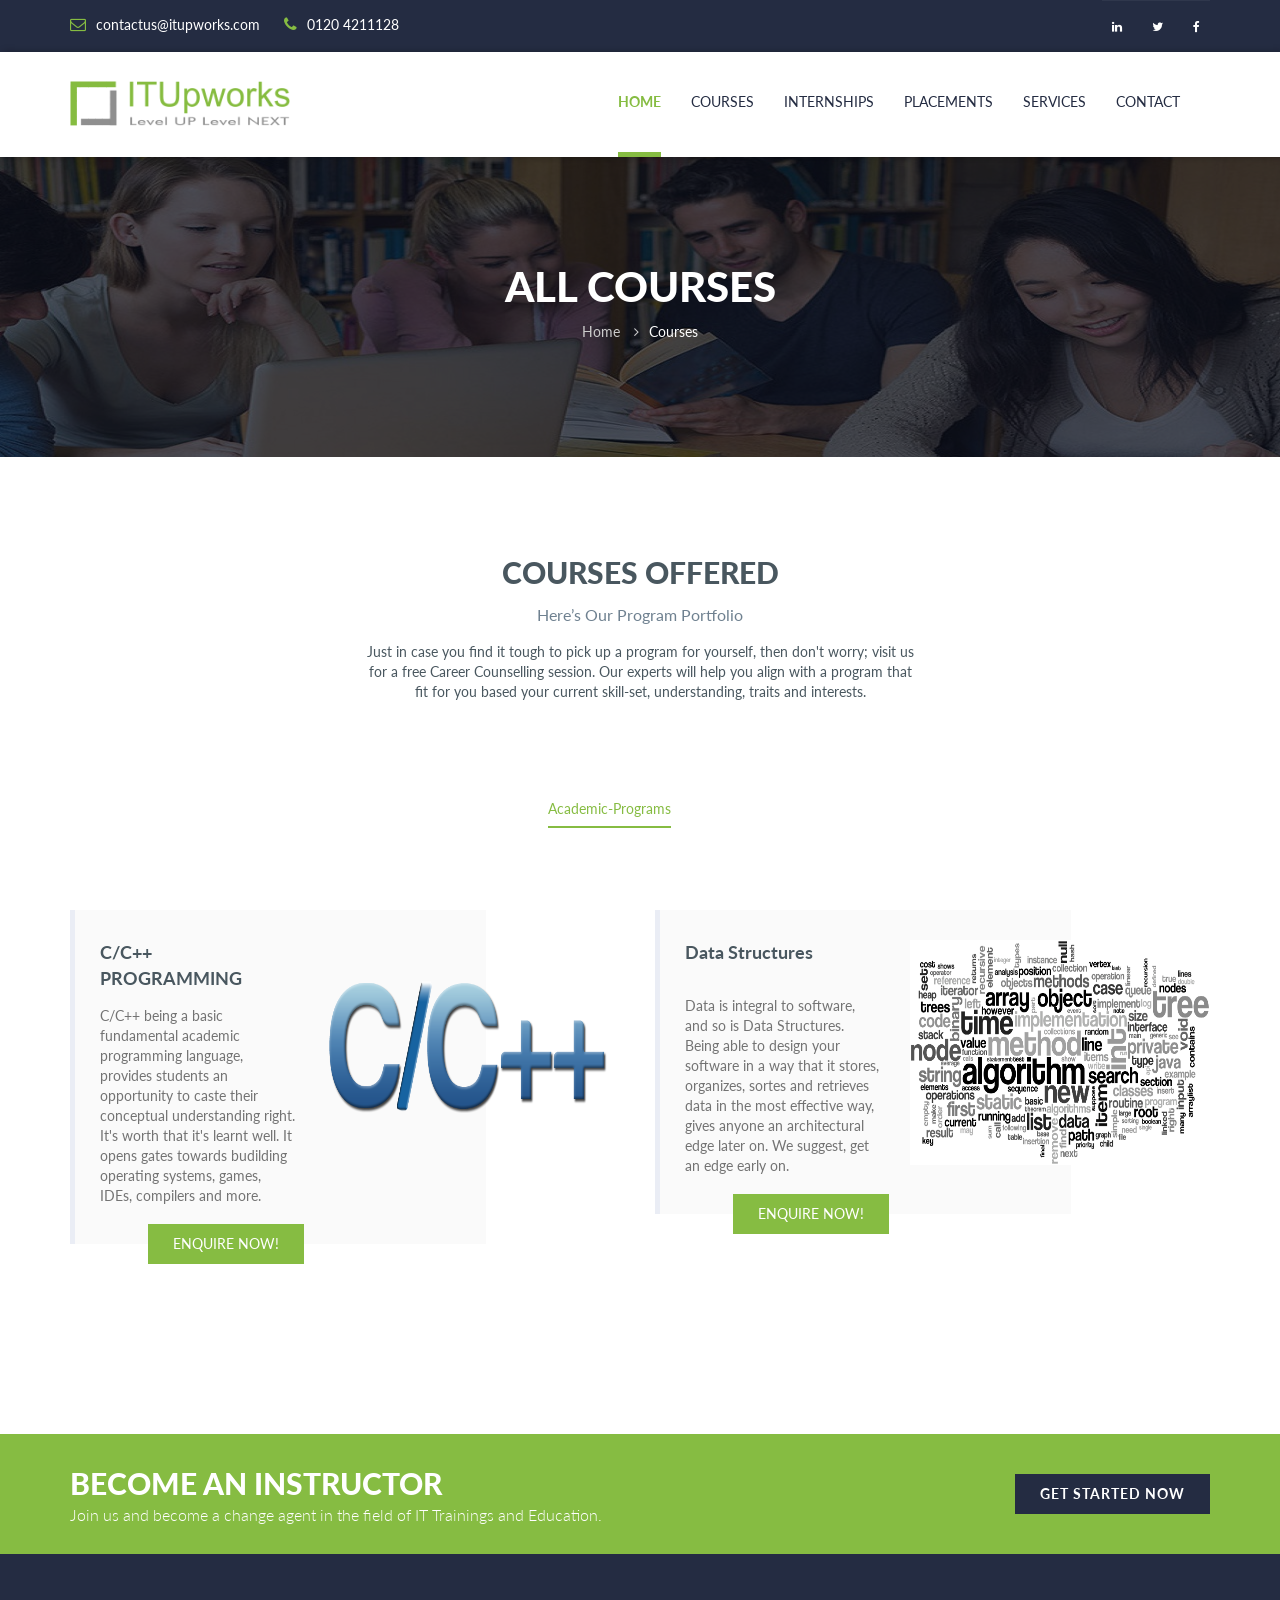
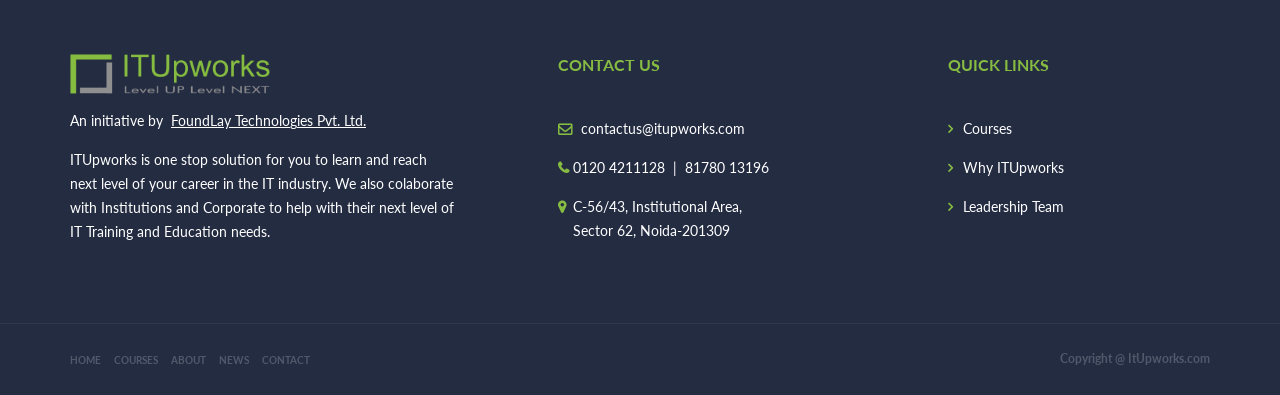
<file: itupworks.com/Academic-Programs.html>
<!DOCTYPE html>
<html lang="en">
<head><title>ITUpworks | Courses</title>
    <meta charset="utf-8">
    <meta name="viewport" content="width=device-width, initial-scale=1.0">
    <!-- LIBRARY FONT-->
    <link type="text/css" rel="stylesheet" href="https://fonts.googleapis.com/css?family=Lato:400,400italic,700,900,300">
    <link type="text/css" rel="stylesheet" href="assets/font/font-icon/font-awesome-4.4.0/css/font-awesome.css">
    <link type="text/css" rel="stylesheet" href="assets/font/font-icon/font-svg/css/Glyphter.css">
    <!-- LIBRARY CSS-->
    <link type="text/css" rel="stylesheet" href="assets/libs/animate/animate1.css">
    <link type="text/css" rel="stylesheet" href="assets/libs/bootstrap-3.3.5/css/bootstrap1.css">
    <link type="text/css" rel="stylesheet" href="assets/libs/owl-carousel-2.0/assets/owl.carousel.css">
    <link type="text/css" rel="stylesheet" href="assets/libs/selectbox/css/jquery.selectbox.css">
    <link type="text/css" rel="stylesheet" href="assets/libs/fancybox/css/jquery.fancybox.css">
    <link type="text/css" rel="stylesheet" href="assets/libs/fancybox/css/jquery.fancybox-buttons.css">
    <link type="text/css" rel="stylesheet" href="assets/libs/media-element/build/mediaelementplayer.min.css">
    <!-- STYLE CSS    -->
    <link type="text/css" rel="stylesheet" href="assets/css/color-111.css" id="color-skins">
    <!--link(type="text/css", rel='stylesheet', href='#', id="color-skins")-->
    <script src="assets/libs/jquery/jquery-2.1.4.min1.js"></script>
    <script src="assets/libs/js-cookie/js.cookie1.js"></script>
	<script>
	$(document).ready(function(){
	
		var uri = window.location.toString();
		if (uri.indexOf("#") > 0) {
		
			
			var curtab = window.location.href; // Get the url
			curtab = curtab.split("#"); // Split the url at #
			curtab =  curtab[1]; // Put the info after the # in a variable
			$("li[role='presentation']").each(function(i){ // Loop through all links and compare tab from url with value in link
				if(curtab == $(this).attr("id")){
					$(this).addClass("active"); // If they are the same, set that tab's class to active
					var div = $(this).children('a')[0].hash.split('#')[1];
					$("div[role='tabpanel']").each(function(i){
					if($(this).attr('id')== div){
						$(this).addClass("active in");
							
						}
					});
					
				}
				//code for hide url #hash value
			var clean_uri = uri.substring(0, uri.indexOf("#"));
			window.history.replaceState({}, document.title, clean_uri);
			
		
		});
		}
		else
		{
		$('#technology').addClass("active"); 
		$('#education').addClass("active in");
		}
		//Code for redirect to div courses offered in courses page//
		$(window).scrollTop( $("#courses_div").offset().top );
	});
	
	</script>
	<script>
	function becomeFocus() {
    	$('#bname').focus();
		}
    function become_An_Instructor(){
	    var name = document.getElementById("bname").value;
        var email = document.getElementById("bemail").value;
        var mobile = document.getElementById("bmobile").value;
		var Expertise = document.getElementById("bExpertise").value;
		$.ajax({
            url: "Become_An_Instructor.php",
            data:{
			'name':name,
			'email':email,
			'mobile':mobile,
			'expertise':Expertise
			},
            type: "POST",
            success: function(data){
			$data=JSON.parse(data);
            $("#bmyform").html($data);
			document.getElementById("bname").readOnly = true;
			document.getElementById("bemail").readOnly = true;
			document.getElementById("bmobile").readOnly = true;
			document.getElementById("bExpertise").readOnly = true;
            },
            
        });
    }
	</script>
	<script>
	function enrollFocus() {
    	$('#ename').focus();
		}
    function enroll_now(){
        var name = document.getElementById("ename").value;
        var email = document.getElementById("eemail").value;
        var mobile = document.getElementById("emobile").value;
		var course = document.getElementById("course_name").value; 
		var Educational = document.getElementById("Educational").value;
		$.ajax({
            url: "Enroll_now.php",
            data:{
			'name':name,
			'email':email,
			'mobile':mobile,
			'course':course,
			'Educational':Educational
			},
            type: "POST",
            success: function(data){
			$data=JSON.parse(data);
            $("#emyform").html($data);
			document.getElementById("ename").readOnly = true;
			document.getElementById("eemail").readOnly = true;
			document.getElementById("emobile").readOnly = true;
			document.getElementById("course_name").readOnly = true;
			document.getElementById("Educational").readOnly = true;
            },
            
        });
    }
	</script>
    <!--script.--><!--    if ((Cookies.get('color-skin') != undefined) && (Cookies.get('color-skin') != 'color-111')) {--><!--        $('#color-skins').attr('href', 'assets/css/' + Cookies.get('color-skin') + '.css');--><!--    } else if ((Cookies.get('color-skin') == undefined) || (Cookies.get('color-skin') == 'color-111')) {--><!--        $('#color-skins').attr('href', 'assets/css/color-111.css');--><!--    }--></head>
<body><!-- HEADER-->
<header>
    <div class="header-topbar">
        <div class="container">
            <div class="topbar-left pull-left">
                <div class="email"><i class="topbar-icon fa fa-envelope-o"></i>contactus@itupworks.com</div>
                <div class="hotline"><i class="topbar-icon fa fa-phone"></i>0120 4211128</div>
            </div>
            <div class="topbar-right pull-right">
                <div class="socials"><a href="https://www.linkedin.com/company/itupworks/" target="_blank" class="linkedin"><i class="fa fa-linkedin"></i></a><a href="http://www.twitter.com/itupworks" target="_blank" class="twitter"><i class="fa fa-twitter"></i></a><a href="http://www.facebook.com/itupworks" target="_blank" class="facebook"><i class="fa fa-facebook"></i></a><!--a href="#" class="pinterest"><!---i class="fa fa-pinterest"></i></a><a href="#" class="blog"><i class="fa fa-rss"></i></a><a href="#" class="dribbble"><i class="fa fa-dribbble"></i></a---></div>
                <!---div class="group-sign-in"><a href="login.html" class="login">login</a><a href="register.html" class="register">register</a></div--->
            </div>
        </div>
    </div>
    <div class="header-main homepage-01">
        <div class="container">
            <div class="header-main-wrapper">
                <div class="navbar-heade">
                    <div class="logo pull-left"><a href="index.html" class="header-logo"><img src="assets/images/logo/FoundLayEducation_Logo.png" alt=""/></a></div>
                    <button type="button" data-toggle="collapse" data-target=".navigation" class="navbar-toggle edugate-navbar"><span class="icon-bar"></span><span class="icon-bar"></span><span class="icon-bar"></span></button>
                </div>
                 <nav class="navigation collapse navbar-collapse pull-right" >
					 <ul class="nav-links nav navbar-nav" >
                        <li class="dropdown  active" ><a href="index.html"  class="main-menu">Home<!--span class="fa fa-angle-down icons-dropdown"></span--></a>
                      <ul class="dropdown-menu edugate-dropdown-menu-1">
                                <li><a href="index.html#about" class="link-page">About</a></li>
                                <li><a href="index.html#latest_news" class="link-page">News</a></li>
                                
                               
                            </ul>
                        </li>
					<!--<li class="dropdown"  ><a href="#about" class="main-menu">About</a>
                        </li>-->
                        <li class="dropdown" ><a href="index.html#courses" class="main-menu">Courses<!--span class="fa fa-angle-down icons-dropdown"></span--></a>
                            <ul class="dropdown-menu edugate-dropdown-menu-1">
                                <li><a href="courses.html" class="link-page">Technology</a></li>
                                  <li><a href="Testing_&_Business_Analysis.html" class="link-page">Testing & Business Analysis</a></li>
                                   
                                   <li><a href="Soft-Skills.html" class="link-page">Soft-Skills</a></li>
                                   
                                   <li><a href="Academic-Programs.html" class="link-page">Academic Programs</a></li>
                                   <li><a href="Careers.html" class="link-page">Careers</a></li>
                                   <li><a href="Management.html" class="link-page"> Management</a></li>
                               
                              
                                <li><a href="Certified_Courses.html" class="link-page">Certified Courses</a></li>
                               
                                
                                
                            </ul>
                        </li>
                        
                        
                        
                         <li class="dropdown" ><a href="internship.html" class="main-menu">Internships <!--span class="fa fa-angle-down icons-dropdown"></span--></a>
                            <!--ul class="dropdown-menu edugate-dropdown-menu-1">
                                <li><a href="courses.html" class="link-page">courses</a></li>
                                <li><a href="courses-detail.html" class="link-page">course detail</a></li>
                                <li><a href="events.html" class="link-page">events</a></li>
                                <li><a href="event-detail.html" class="link-page">event detail</a></li>
                            </ul-->
                        </li>
                        
                         
                            <!--ul class="dropdown-menu edugate-dropdown-menu-1">
                                <li><a href="courses.html" class="link-page">courses</a></li>
                                <li><a href="courses-detail.html" class="link-page">course detail</a></li>
                                <li><a href="events.html" class="link-page">events</a></li>
                                <li><a href="event-detail.html" class="link-page">event detail</a></li>
                            </ul-->
                        </li>
                        
                        
                        
                        
                        
                         <li class="dropdown" ><a href="placement.html" class="main-menu">Placements   <!--span class="fa fa-angle-down icons-dropdown"></span--></a>
                            <!--ul class="dropdown-menu edugate-dropdown-menu-1">
                                <li><a href="courses.html" class="link-page">courses</a></li>
                                <li><a href="courses-detail.html" class="link-page">course detail</a></li>
                                <li><a href="events.html" class="link-page">events</a></li>
                                <li><a href="event-detail.html" class="link-page">event detail</a></li>
                            </ul-->
                        </li>
                        
                        
                        
                        
                        
                        
						<!---New list added by tara for requirement of new site--->
						<li class="dropdown"><a style="cursor:pointer;" class="main-menu">Services</a>
						<ul class="dropdown-menu edugate-dropdown-menu-1">
                                <li><a href="index.html#institute" class="link-page">For Institutes</a></li>
                                <li><a href="index.html#corporate" class="link-page">For Corporates</a></li>
                                
                        </ul>
                        </li>
                        <!---li class="dropdown"><a href="gallery-3column.html" class="main-menu">gallery<span class="fa fa-angle-down icons-dropdown"></span></a-->
                            <!--ul class="dropdown-menu edugate-dropdown-menu-1">
                                <li><a href="gallery-3column.html" class="link-page">gallery 3 column</a></li>
                                <li><a href="gallery-4column.html" class="link-page">gallery 4 column</a></li>
                                <li><a href="gallery-masonry.html" class="link-page">gallery masonry</a></li>
                            </ul>
                        </li--->
                        <!---li class="dropdown"><a href="categories.html" class="main-menu">pages<span class="fa fa-angle-down icons-dropdown"></span></a>
                            <!--ul class="dropdown-menu edugate-dropdown-menu-1">
                                <li><a href="categories.html" class="link-page">categories</a></li>
                                <li><a href="profile-teacher.html" class="link-page">profile teacher</a></li>
                                <li><a href="about-us.html" class="link-page">about us</a></li>
                                <li><a href="login.html" class="link-page">login</a></li>
                                <li><a href="register.html" class="link-page">register</a></li>
                                <li><a href="404.html" class="link-page">404 page</a></li>
                                <li><a href="faq.html" class="link-page">FAQ page</a></li>
                            </ul>
                        </li--->
                        <!--<li class="dropdown"><a href="#latest_news" class="main-menu">News<!---span class="fa fa-angle-down icons-dropdown"></span---></a>
                            <!---ul class="dropdown-menu edugate-dropdown-menu-1">
                                <li><a href="news.html" class="link-page">news list</a></li>
                                <li><a href="news-grid.html" class="link-page">news grid</a></li>
                                <li><a href="news-grid-nonsidebar.html" class="link-page">news grid nonsidebar</a></li>
                                <li><a href="news-masonry.html" class="link-page">news masonry</a></li>
                                <li><a href="news-detail.html" class="link-page">news detail</a></li>
                            </ul--->
                      <!--  </li>-->
                        <li><a href="contact-us.html" class="main-menu">Contact</a></li>
                        <!---li class="button-search"><p class="main-menu"><i class="fa fa-search"></i></p></li--->
                        <!--div class="nav-search hide">
                            <!--form><input type="text" placeholder="Search" class="searchbox"/>
                                <button type="submit" class="searchbutton fa fa-search"></button>
                            </form>
                        </div--->
                    </ul>
                </nav>
            </div>
        </div>
    </div>
</header>
<!-- WRAPPER Modal popup box when click become an instructor-->
<div class="modal  bg-w-form contact-form" id="become_an_instructor" role="dialog" >
    <div class="modal-dialog">
    
      <!-- Modal content-->
      <div class="modal-content">
	   <form onsubmit="become_An_Instructor();return false" >
        <div class="modal-header"> 
		<button type="button" class="close" data-dismiss="modal" style="font-size: 50px;">×</button>
         <h3><center>Become an Instructor</center></h3>
        </div>
		<div class="row">
        <div class="modal-body col-md-10 col-md-offset-1">
		  <div class="modal-body col-md-6">
          <label for="regname" class="control-label form-label ">Name <span class="highlight">*</span></label><input id="bname" type="text" placeholder="" required class="form-control form-input" style="border:1px solid black; background-color:  lightgray;"  /><!--p.help-block Warning !-->
		  </div>
		  <div class="modal-body col-md-6"><label for="regemail" class="control-label form-label">Email <span class="highlight">*</span></label><input id="bemail" type="email" placeholder="" class="form-control form-input" style="border:1px solid black; background-color:  lightgray;" required />
		  </div>
		  <div class="modal-body col-md-6"><label for="regpassword" class="control-label form-label">Mobile No. <span class="highlight">*</span></label><input id="bmobile"type="number"  min="0" max="10000000000" placeholder="" class="form-control form-input" style="border:1px solid black; background-color:  lightgray;" required/>
		  </div>
		  <div class="modal-body col-md-6">
		  <label for="regpassword" class="control-label form-label">Area Of Expertise <span class="highlight">*</span></label><input id="bExpertise" type="text" placeholder="" class="form-control form-input" style="border:1px solid black; background-color:  lightgray;" required/>
		  </div>
		   <div class="modal-body col-md-6 col-md-offset-2 ">
		   <input type="submit" data-dismiss="modal" class="btn btn-register btn-green" value="Cancel"></input>
		   &nbsp;&nbsp;<input  type="submit" class="btn btn-register btn-green" onfocusout="becomeFocus()" value="submit"></input>
		   </div>
		</div>
		</div>
        <div class="modal-footer" >
			<center> <div id="bmyform"></div></center>
        </div>
		</form>
      </div>
      
    </div>
</div>
<!-- WRAPPER Modal popup box close when click become an instructor-->
<div class="modal fade bg-w-form contact-form" id="enroll_now" role="dialog">
    <div class="modal-dialog">
    
      <!-- Modal content-->
      <div class="modal-content">
	  <form onsubmit="enroll_now();return false" >
        <div class="modal-header"> 
		 <button type="button" class="close" data-dismiss="modal" style="font-size: 50px;">×</button>
         <h3><center>Enroll</center></h3>
        </div>
		<div class="row">
			<div class="modal-body col-md-10 col-md-offset-1" >
			  <div class="modal-body col-md-6">
			  <label for="regname" class="control-label form-label ">Name <span class="highlight">*</span></label><input id="ename" type="text" placeholder="" required class="form-control form-input" style="border:1px solid black; background-color:  lightgray;"  /><!--p.help-block Warning !-->
			  </div>
			  <div class="modal-body col-md-6">
			  <label for="regemail" class="control-label form-label">Email <span class="highlight">*</span></label><input id="eemail" type="email" placeholder="" class="form-control form-input" style="border:1px solid black; background-color:  lightgray;" required />
			  </div>
			  <div class="modal-body col-md-6">
			  <label for="regpassword" class="control-label form-label">Mobile No. <span class="highlight">*</span></label><input id="emobile"  id="bmobile"type="number"  min="0" max="10000000000" placeholder="" class="form-control form-input" style="border:1px solid black; background-color:  lightgray;" required/>
			  <!---label for="regpassword" class="control-label form-label">Area Of Expertise <span class="highlight">*</span></label><input id="Expertise" type="password" placeholder="" class="form-control form-input" style="border:1px solid black; background-color:  lightgray;" required/--->
			  
			   </div>
			   
			    <div class="modal-body col-md-6">
			  <label for="Educational " class="control-label form-label">Education Qualification <span class="highlight">*</span></label><input id="Educational"   type="text"   placeholder="e.g BCA/MCA/B.tech/M.tech" class="form-control form-input" style="border:1px solid black; background-color:  lightgray;" required/>
			  <!---label for="regpassword" class="control-label form-label">Area Of Expertise <span class="highlight">*</span></label><input id="Expertise" type="password" placeholder="" class="form-control form-input" style="border:1px solid black; background-color:  lightgray;" required/--->
			    <input id="course_name" hidden type="text" value="Java-6 Weeks" >
			   </div>
			   <div class="modal-body col-md-6 col-md-offset-2">
			  <input type="submit" data-dismiss="modal" class="btn btn-register btn-green" value="Cancel"/>
			  &nbsp;&nbsp;<input  type="submit" onfocusout="enrollFocus()"  class="btn btn-register btn-green" value="Submit"></input>
			  </div>
		   </div>
		</div>
        <div class="modal-footer" >
			<center> <div id="emyform"></div></center>
        </div>
		</form>
      </div>
      
    </div>
</div>
<!-- WRAPPER-->
<div id="wrapper-content" ><!-- PAGE WRAPPER-->
    <div id="page-wrapper"><!-- MAIN CONTENT-->
        <div class="main-content"><!-- CONTENT-->
            <div class="content">
                <div class="section background-opacity page-title set-height-top">
                    <div class="container">
                        <div class="page-title-wrapper" ><!--.page-title-content--><h2 class="captions">all courses</h2>
                            <ol class="breadcrumb">
                                <li><a href="index.html">Home</a></li>
                                <li class="active" id="courses_div"><a href="#">courses</a></li>
                            </ol>
                        </div>
                    </div>
                </div>
                <!--div class="section">
                    <div class="search-input">
                        <div class="container">
                            <div class="search-input-wrapper">
                                <form><select class="form-select style-1 selectbox">
                                    <option value="all">all categories</option>
                                    <option value="languages">languages</option>
                                    <option value="science">science</option>
                                </select><select class="form-select style-2 selectbox">
                                    <option value="price">price</option>
                                    <option value="datetime">datetime</option>
                                    <option value="teacher">teacher</option>
                                </select><input type="text" placeholder="Do you want to learn today?" class="form-input"/>
                                    <!--button type="submit" class="form-submit btn btn-blue"><span>search now<i class="fa fa-search"></i></span></button->
                                    <div class="clearfix"></div>
                                </form>
                            </div>
                        </div>
                    </div>
                </div-->
                <div class="section section-padding courses" >
                    <div class="container">
                        <div class="group-title-index"><h2 class="center-title">Courses Offered</h2><h4 class="top-title">Here’s our program portfolio <!---b>7 million students</b> worldwide and more than <b>30,000 online courses</b--></h4>
						<!---New div row and 3 another div added by tara for make responsive para-->
						<div class="row">
						<div class="col-sm-3 col-md-3 col-xs-3"></div>
						<div class="col-sm-6 col-md-6 col-xs-6"><p>Just in case you find it tough to pick up a program for yourself, then don't worry; visit us for a free Career Counselling session. Our experts will help you align with a program that fit for you based your current skill-set, understanding, traits and interests.</p></div>
						<div class="col-sm-3 col-md-3 col-xs-3"></div><!--.bottom-title<i class="bottom-icon icon-a-1-01"></i>--></div>
						</div>
						
                        <div class="courses-wrapper"><!-- Nav tabs-->
                            <div class="row top-content">
                                <div class="col-md-3">
                                    <!--div class="result-output text-left"><p class="result-count">Showing <strong>1-8</strong> of total <strong>8</strong> courses</p></div--->
                                </div>
								<!---make col-md-6 to 7 bahalf of requirements--->
                                <div class="col-md-6 ">
                                    <ul role="tablist" class="nav nav-tabs edugate-tabs">
										<li role="presentation" ><!---a href="#campus" data-toggle="tab" class="text">Campus</a---></li>
                                        <li role="presentation"   id="technology" ><a   href="#education" data-toggle="tab" class="text">Academic-Programs</a></li>
                                        
										<li role="presentation"><!---a href="#students" data-toggle="tab" class="text">Students</a---></li>
                                    </ul>
                                </div>
								
                                <div class="col-md-3">
                                    <ul class="btn-list-grid list-unstyled text-right">
                                        <!--<li class="active">
                                            <button class="btn-grid"><i class="fa fa-th-large"></i></button>
                                        </li>
                                        <li>
                                            <button class="btn-list"><i class="fa fa-th-list"></i></button>
                                        </li>-->
                                    </ul>
                                </div>
                            </div>
                            <!-- Tab panes-->
                            <div class="tab-content courses-content">
                                <!---div id="campus" role="tabpanel" class="tab-pane fade in active">
                                    <div class="style-show style-grid row">
                                        <div class="col-style">
                                            <div class="edugate-layout-2">
                                                <div class="edugate-layout-2-wrapper">
                                                    <div class="edugate-content"><a href="courses-detail.html" class="title">Photoghaphy Master</a>

                                                        <div class="info">
                                                            <div class="author item"><a href="#">By Admin</a></div>
                                                            <div class="date-time item"><a href="#">17 sep 2015</a></div>
                                                        </div>
                                                        <div class="info-more">
                                                            <div class="view item"><i class="fa fa-user"></i>

                                                                <p> 56</p></div>
                                                            <div class="comment item"><i class="fa fa-comment"></i>

                                                                <p> 239</p></div>
                                                        </div>
                                                        <div title="Rated 5.00 out of 5" class="star-rating"><span class="width-80"><strong class="rating">5.00</strong> out of 5</span></div>
                                                        <div class="description">It is a long established fact that a reader will be distracted by the readable content of a page when looking at its layout. The point of using. It is a long established fact that a reader will be distracted by the readable content of a page when l ooking at its layout. The point of using. Dalmatian hello amazing the rmore flung as thanks a manta dealt to under emu some the and one baldbe dear sobbingly save and spitefully less</div>
                                                        <button class="btn btn-green"><span>learn now</span></button>
                                                    </div>
                                                    <div class="edugate-image"><img src="assets/images/courses/courses-4.jpg" alt="" class="img-responsive"/></div>
                                                </div>
                                            </div>
                                        </div>
                                        <div class="col-style">
                                            <div class="edugate-layout-2">
                                                <div class="edugate-layout-2-wrapper">
                                                    <div class="edugate-content"><a href="courses-detail.html" class="title">Photoghaphy Master</a>

                                                        <div class="info">
                                                            <div class="author item"><a href="#">By Admin</a></div>
                                                            <div class="date-time item"><a href="#">17 sep 2015</a></div>
                                                        </div>
                                                        <div class="info-more">
                                                            <div class="view item"><i class="fa fa-user"></i>

                                                                <p> 56</p></div>
                                                            <div class="comment item"><i class="fa fa-comment"></i>

                                                                <p> 239</p></div>
                                                        </div>
                                                        <div title="Rated 5.00 out of 5" class="star-rating"><span class="width-60"><strong class="rating">5.00</strong> out of 5</span></div>
                                                        <div class="description">It is a long established fact that a reader will be distracted by the readable content of a page when looking at its layout. The point of using. It is a long established fact that a reader will be distracted by the readable content of a page when l ooking at its layout. The point of using. Dalmatian hello amazing the rmore flung as thanks a manta dealt to under emu some the and one baldbe dear sobbingly save and spitefully less</div>
                                                        <button class="btn btn-green"><span>learn now</span></button>
                                                    </div>
                                                    <div class="edugate-image"><img src="assets/images/categories/categories-1.jpg" alt="" class="img-responsive"/></div>
                                                </div>
                                            </div>
                                        </div>
                                        <div class="col-style">
                                            <div class="edugate-layout-2">
                                                <div class="edugate-layout-2-wrapper">
                                                    <div class="edugate-content"><a href="courses-detail.html" class="title">Photoghaphy Master</a>

                                                        <div class="info">
                                                            <div class="author item"><a href="#">By Admin</a></div>
                                                            <div class="date-time item"><a href="#">17 sep 2015</a></div>
                                                        </div>
                                                        <div class="info-more">
                                                            <div class="view item"><i class="fa fa-user"></i>

                                                                <p> 56</p></div>
                                                            <div class="comment item"><i class="fa fa-comment"></i>

                                                                <p> 239</p></div>
                                                        </div>
                                                        <div title="Rated 5.00 out of 5" class="star-rating"><span class="width-60"><strong class="rating">5.00</strong> out of 5</span></div>
                                                        <div class="description">It is a long established fact that a reader will be distracted by the readable content of a page when looking at its layout. The point of using. It is a long established fact that a reader will be distracted by the readable content of a page when l ooking at its layout. The point of using. Dalmatian hello amazing the rmore flung as thanks a manta dealt to under emu some the and one baldbe dear sobbingly save and spitefully less</div>
                                                        <button class="btn btn-green"><span>learn now</span></button>
                                                    </div>
                                                    <div class="edugate-image"><img src="assets/images/courses/courses-2.jpg" alt="" class="img-responsive"/></div>
                                                </div>
                                            </div>
                                        </div>
                                        <div class="col-style">
                                            <div class="edugate-layout-2">
                                                <div class="edugate-layout-2-wrapper">
                                                    <div class="edugate-content"><a href="courses-detail.html" class="title">Photoghaphy Master</a>

                                                        <div class="info">
                                                            <div class="author item"><a href="#">By Admin</a></div>
                                                            <div class="date-time item"><a href="#">17 sep 2015</a></div>
                                                        </div>
                                                        <div class="info-more">
                                                            <div class="view item"><i class="fa fa-user"></i>

                                                                <p> 56</p></div>
                                                            <div class="comment item"><i class="fa fa-comment"></i>

                                                                <p> 239</p></div>
                                                        </div>
                                                        <div title="Rated 5.00 out of 5" class="star-rating"><span class="width-40"><strong class="rating">5.00</strong> out of 5</span></div>
                                                        <div class="description">It is a long established fact that a reader will be distracted by the readable content of a page when looking at its layout. The point of using. It is a long established fact that a reader will be distracted by the readable content of a page when l ooking at its layout. The point of using. Dalmatian hello amazing the rmore flung as thanks a manta dealt to under emu some the and one baldbe dear sobbingly save and spitefully less</div>
                                                        <button class="btn btn-green"><span>learn now</span></button>
                                                    </div>
                                                    <div class="edugate-image"><img src="assets/images/courses/courses-1.jpg" alt="" class="img-responsive"/></div>
                                                </div>
                                            </div>
                                        </div>
                                        <div class="col-style">
                                            <div class="edugate-layout-2">
                                                <div class="edugate-layout-2-wrapper">
                                                    <div class="edugate-content"><a href="courses-detail.html" class="title">Photoghaphy Master</a>

                                                        <div class="info">
                                                            <div class="author item"><a href="#">By Admin</a></div>
                                                            <div class="date-time item"><a href="#">17 sep 2015</a></div>
                                                        </div>
                                                        <div class="info-more">
                                                            <div class="view item"><i class="fa fa-user"></i>

                                                                <p> 56</p></div>
                                                            <div class="comment item"><i class="fa fa-comment"></i>

                                                                <p> 239</p></div>
                                                        </div>
                                                        <div title="Rated 5.00 out of 5" class="star-rating"><span class="width-30"><strong class="rating">5.00</strong> out of 5</span></div>
                                                        <div class="description">It is a long established fact that a reader will be distracted by the readable content of a page when looking at its layout. The point of using. It is a long established fact that a reader will be distracted by the readable content of a page when l ooking at its layout. The point of using. Dalmatian hello amazing the rmore flung as thanks a manta dealt to under emu some the and one baldbe dear sobbingly save and spitefully less</div>
                                                        <button class="btn btn-green"><span>learn now</span></button>
                                                    </div>
                                                    <div class="edugate-image"><img src="assets/images/courses/courses-3.jpg" alt="" class="img-responsive"/></div>
                                                </div>
                                            </div>
                                        </div>
                                        <div class="col-style">
                                            <div class="edugate-layout-2">
                                                <div class="edugate-layout-2-wrapper">
                                                    <div class="edugate-content"><a href="courses-detail.html" class="title">Photoghaphy Master</a>

                                                        <div class="info">
                                                            <div class="author item"><a href="#">By Admin</a></div>
                                                            <div class="date-time item"><a href="#">17 sep 2015</a></div>
                                                        </div>
                                                        <div class="info-more">
                                                            <div class="view item"><i class="fa fa-user"></i>

                                                                <p> 56</p></div>
                                                            <div class="comment item"><i class="fa fa-comment"></i>

                                                                <p> 239</p></div>
                                                        </div>
                                                        <div title="Rated 5.00 out of 5" class="star-rating"><span class="width-10"><strong class="rating">5.00</strong> out of 5</span></div>
                                                        <div class="description">It is a long established fact that a reader will be distracted by the readable content of a page when looking at its layout. The point of using. It is a long established fact that a reader will be distracted by the readable content of a page when l ooking at its layout. The point of using. Dalmatian hello amazing the rmore flung as thanks a manta dealt to under emu some the and one baldbe dear sobbingly save and spitefully less</div>
                                                        <button class="btn btn-green"><span>learn now</span></button>
                                                    </div>
                                                    <div class="edugate-image"><img src="assets/images/categories/categories-4.jpg" alt="" class="img-responsive"/></div>
                                                </div>
                                            </div>
                                        </div>
                                        <nav class="pagination col-md-12">
                                            <ul class="pagination__list">
                                                <li><a rel="prev" href="#" class="pagination__previous btn-squae disable">&#8249;</a></li>
                                                <li><span class="pagination__page btn-squae active">1</span></li>
                                                <li><a href="#" class="pagination__page btn-squae">2</a></li>
                                                <li><a href="#" class="pagination__page btn-squae">...</a></li>
                                                <li><a href="#" class="pagination__page btn-squae">14</a></li>
                                                <li><a rel="next" href="#" class="pagination__next btn-squae">&#8250;</a></li>
                                            </ul>
                                        </nav>
                                    </div>
                                </div--->
								<!--Edit class tab-pane fade in active by tara behalf of new requirement ///in active-->
                                <div id="education" role="tabpanel" class="tab-pane fade ">
                                    <div class="style-show style-grid row">
										<div class="col-style">
                                            <div class="edugate-layout-2">
                                                <div class="edugate-layout-2-wrapper">
                                                    <div class="edugate-content"><a  class="title">C/C++ PROGRAMMING</a>

                                                        <!---div class="info">
                                                            <!----div class="author item"><a href="#">By Admin</a></div--->
                                                            <div class="date-time item"><b><p style="color:black;"></p></b></div>
                                                        </div--->
                                                        <div class="info-more" >C/C++ being a basic fundamental academic programming language, provides students an opportunity to caste their conceptual understanding right. It's worth that it's learnt well. It opens gates towards budilding operating systems, games, IDEs, compilers and more.
                                                            <!---div class="view item"><i class="fa fa-user"></i>

                                                                <p> 56</p></div>
                                                            <div class="comment item"><i class="fa fa-comment"></i>

                                                                <p> 239</p></div---->
                                                        </div>
                                                        <!---div title="Rated 5.00 out of 5" class="star-rating"><span class="width-70"><strong class="rating">5.00</strong> out of 5</span></div--->
                                                        <!----div class="description">This course will teach you end to end skills - a thorough understanding of fundamental concepts and thinking beyond tools!</div--->
                                                        <button class="btn btn-green" data-target="#enroll_now"  data-toggle="modal"><span> ENQUIRE NOW!</span></button>
                                                    </div>
                                                    <div class="edugate-image"><img src="assets/images/courses/C_PROGRAMMING/c++training-institute-in-noida.jpg" alt="" class="img-responsive"/></div>
                                                </div>
                                            </div>
                                        </div>
                                       <div class="col-style">
                                            <div class="edugate-layout-2">
                                                <div class="edugate-layout-2-wrapper">
                                                    <div class="edugate-content"><a  class="title" href="automation_testing_detail.html">Data Structures </a>

                                                        <div class="info">
                                                            <!----div class="author item"><a href="#">By Admin</a></div--->
                                                            <div class="date-time item"><b><p style="color:black;"></p></b></div>
                                                        </div>
                                                        <div class="info-more">Data is integral to software, and so is Data Structures. Being able to design your software in a way that it stores, organizes, sortes and retrieves data in the most effective way, gives anyone an architectural edge later on. We suggest, get an edge early on.
                                                            <!---div class="view item"><i class="fa fa-user"></i>

                                                                <p> 56</p></div>
                                                            <div class="comment item"><i class="fa fa-comment"></i>

                                                                <p> 239</p></div---->
                                                        </div>
                                                        <!---div title="Rated 5.00 out of 5" class="star-rating"><span class="width-70"><strong class="rating">5.00</strong> out of 5</span></div--->
                                                        <!---div class="description">Automation is the real value realization out of Testing. Ensuring the performance, quality, time saving, effort saving - automation allow us to continually evolve the product with minimal defect injection. It is going beyond manual limits. Learn with us building real time automation frameworks.</div--->
                                                         <button class="btn btn-green" data-target="#enroll_now"  data-toggle="modal"><span> ENQUIRE NOW!</span></button>
                                                    </div>
                                                    <div class="edugate-image"><img src="assets/images/courses/Data-Structures/Data-Structures.jpg" alt="" class="img-responsive"/></div>
                                                </div>
                                            </div>
                                        </div>
                                        
                                        
                                        
										

                       


										



                                        
                                        
                                        
										
                                        
                                        
                                   









							
                                        
                                        
                                        
                                        
                                        
                                        	
										
									
                                        <!---nav class="pagination col-md-12">
                                            <ul class="pagination__list">
                                                <li><a rel="prev" href="#" class="pagination__previous btn-squae disable">&#8249;</a></li>
                                                <li><span class="pagination__page btn-squae active">1</span></li>
                                                <li><a href="#" class="pagination__page btn-squae">2</a></li>
                                                <li><a href="#" class="pagination__page btn-squae">...</a></li>
                                                <li><a href="#" class="pagination__page btn-squae">14</a></li>
                                                <li><a rel="next" href="#" class="pagination__next btn-squae">&#8250;</a></li>
                                            </ul>
                                        </nav--->
                                    </div>
                                </div>
                                <div id="building" role="tabpanel" class="tab-pane fade">
                                    <div class="style-show style-grid row">
                                        <div class="col-style">
                                            <div class="edugate-layout-2">
                                                <div class="edugate-layout-2-wrapper">
                                                    <div class="edugate-content"><a href="soft_skill_detail.html" class="title">Soft Skills</a>

                                                        <div class="info">
                                                            <!---div class="author item"><a href="#">By Admin</a></div--->
                                                            <div class="date-time item"><b><p style="color:black;"></p></b></div>
                                                        </div>
                                                        <div class="info-more">It's a necessity in today's working environment. It not only helps you perform your function better but also expose you to plethors of potential opportunities. Come and get groomed well.
                                                            <!---div class="view item"><i class="fa fa-user"></i>

                                                                <p> 56</p></div>
                                                            <div class="comment item"><i class="fa fa-comment"></i>

                                                                <p> 239</p></div---->
                                                        </div>
                                                        <!---div title="Rated 5.00 out of 5" class="star-rating"><span class="width-70"><strong class="rating">5.00</strong> out of 5</span></div--->
                                                        <!--div class="description">It's a necessity in today's working environment. It not only helps you perform your function better but also expose you to plethors of potential opportunities. Come and get groomed well.</div--->
                                                        <button class="btn btn-green" onclick="window.location.href='soft_skill_detail.html'"><span>Know More</span></button>
                                                    </div>
                                                    <div class="edugate-image"><img src="assets/images/courses/Soft_skills_pd/soft_banner.jpg" alt="" class="img-responsive"/></div>
                                                </div>
                                            </div>
                                        </div>
										
										<div class="col-style">
                                            <div class="edugate-layout-2">
                                                <div class="edugate-layout-2-wrapper">
                                                    <div class="edugate-content"><a href="Communication_detail.html" class="title">Communication Skills</a>

                                                        <div class="info">
                                                            <!---div class="author item"><a href="#">By Admin</a></div--->
                                                            <div class="date-time item"><b><p style="color:black;"></p></b></div>
                                                        </div>
                                                        <div class="info-more">If you just communicate, you can get by. But if you communicate skillfully and effectively, you can work miracles. Communication has become foremost during hiring decisions. It's required at every stage and phase of life.
                                                            <!---div class="view item"><i class="fa fa-user"></i>

                                                                <p> 56</p></div>
                                                            <div class="comment item"><i class="fa fa-comment"></i>

                                                                <p> 239</p></div---->
                                                        </div>
                                                        <!---div title="Rated 5.00 out of 5" class="star-rating"><span class="width-70"><strong class="rating">5.00</strong> out of 5</span></div--->
                                                        <!---div class="description">If you just communicate, you can get by. But if you communicate skillfully, you can work miracles.</div--->
                                                        <button class="btn btn-green" onclick="window.location.href='Communication_detail.html'"><span>Know More</span></button>
                                                    </div>
                                                    <div class="edugate-image"><img src="assets/images/courses/Communication_skills/comm.jpg" alt="" class="img-responsive"/></div>
                                                </div>
                                            </div>
                                        </div>
                                        <div class="col-style">
                                            <div class="edugate-layout-2">
                                                <div class="edugate-layout-2-wrapper">
                                                    <div class="edugate-content"><a href="personality_development_details.html" class="title">Personality Development</a>

                                                        <div class="info">
                                                            <!---div class="author item"><a href="#">By Admin</a></div--->
                                                            <div class="date-time item"><b><p style="color:black;"></p></b></div>
                                                        </div>
                                                        <div class="info-more">It's important to acknowledge where we stand and what we strive for. Great personalities doesn't happen overnight, it happens with the continuous quest to improve and accelerate.
                                                            <!---div class="view item"><i class="fa fa-user"></i>

                                                                <p> 56</p></div>
                                                            <div class="comment item"><i class="fa fa-comment"></i>

                                                                <p> 239</p></div---->
                                                        </div>
                                                        <!---div title="Rated 5.00 out of 5" class="star-rating"><span class="width-70"><strong class="rating">5.00</strong> out of 5</span></div--->
                                                        <!---div class="description">It's important to acknowedge where we stand and what we should strive for. Great personalities doesn't happen overnight. it's the continous quest to improve.</div---->
                                                        <button class="btn btn-green" onclick="window.location.href='personality_development_details.html'"><span>Know More</span></button>
                                                    </div>
                                                    <div class="edugate-image"><img src="assets/images/courses/Personality_development/personality_development.png" alt="" class="img-responsive"/></div>
                                                </div>
                                            </div>
                                        </div>
                                        <div class="col-style">
                                            <div class="edugate-layout-2">
                                                <div class="edugate-layout-2-wrapper">
                                                    <div class="edugate-content"><a href="Email_etiquettes_detail.html" class="title">Email Etiquettes (Workshop)</a>

                                                        <div class="info">
                                                            <!---div class="author item"><a href="#">By Admin</a></div--->
                                                            <div class="date-time item"><b><p style="color:black;"></p></b></div>
                                                        </div>
                                                        <div class="info-more">Email communication is the only formally accepted mode of communication across organizations. With such an essence an email can make or break a potential opportunity for you, so learn to send and respond wisely!
                                                            <!---div class="view item"><i class="fa fa-user"></i>

                                                                <p> 56</p></div>
                                                            <div class="comment item"><i class="fa fa-comment"></i>

                                                                <p> 239</p></div---->
                                                        </div>
                                                        <!---div title="Rated 5.00 out of 5" class="star-rating"><span class="width-70"><strong class="rating">5.00</strong> out of 5</span></div--->
                                                        <!----div class="description">An email can make or break A potential opportunity for you, so learn to send and respond to them wisely!</div--->
                                                        <button class="btn btn-green" onclick="window.location.href='Email_etiquettes_detail.html'"><span>Know More</span></button>
                                                    </div>
                                                    <div class="edugate-image"><img src="assets/images/courses/Email_etiquettes/email.jpg" alt="" class="img-responsive"/></div>
                                                </div>
                                            </div>
                                        </div>
										<div class="col-style">
                                            <div class="edugate-layout-2">
                                                <div class="edugate-layout-2-wrapper">
                                                    <div class="edugate-content"><a href="Presentation_skills_detail.html" class="title">Presentation Skills (Workshop)</a>

                                                        <div class="info">
                                                            <!---div class="author item"><a href="#">By Admin</a></div--->
                                                            <div class="date-time item"><b><p style="color:black;"></p></b></div>
                                                        </div>
                                                        <div class="info-more">Confidence, like art, never comes from having all answers; it comes from being open to all questions. 
                                                            <!---div class="view item"><i class="fa fa-user"></i>

                                                                <p> 56</p></div>
                                                            <div class="comment item"><i class="fa fa-comment"></i>

                                                                <p> 239</p></div---->
                                                        </div>
                                                        <!---div title="Rated 5.00 out of 5" class="star-rating"><span class="width-70"><strong class="rating">5.00</strong> out of 5</span></div--->
                                                        <!---div class="description"> Confidence, like art, never comes from having all answers; it comes from being open to all questions. 
														</div--->
                                                        <button class="btn btn-green" onclick="window.location.href='Presentation_skills_detail.html'"><span>Know More</span></button>
                                                    </div>
                                                    <div class="edugate-image"><img src="assets/images/courses/Presentation_skills/presentation.jpg" alt="" class="img-responsive"/></div>
                                                </div>
                                            </div>
                                        </div>
										<div class="col-style">
                                            <div class="edugate-layout-2">
                                                <div class="edugate-layout-2-wrapper">
                                                    <div class="edugate-content"><a href="Client_handling_detail.html" class="title">Client Handling (Workshop)</a>

                                                        <div class="info">
                                                            <!---div class="author item"><a href="#">By Admin</a></div--->
                                                            <div class="date-time item"><b><p style="color:black;"></p></b></div>
                                                        </div>
                                                        <div class="info-more">You never get a second chance to make a first impression. It's all about how well prepared we are, how well we understand the expectations and how well we deal with them.
                                                            <!---div class="view item"><i class="fa fa-user"></i>

                                                                <p> 56</p></div>
                                                            <div class="comment item"><i class="fa fa-comment"></i>

                                                                <p> 239</p></div---->
                                                        </div>
                                                        <!---div title="Rated 5.00 out of 5" class="star-rating"><span class="width-70"><strong class="rating">5.00</strong> out of 5</span></div--->
                                                        <!----div class="description"> You never get a second chance to make a first impression. It's all about how well prepared we are, how well we understand the expectations and how well we deal with them.</div--->
                                                        <button class="btn btn-green" onclick="window.location.href='Client_handling_detail.html'" ><span>Know More</span></button>
                                                    </div>
                                                    <div class="edugate-image"><img src="assets/images/courses/Client_handling/client_hand.jpg" alt="" class="img-responsive"/></div>
                                                </div>
                                            </div>
                                        </div>
										
                                        <!---div class="col-style">
                                            <div class="edugate-layout-2">
                                                <div class="edugate-layout-2-wrapper">
                                                    <div class="edugate-content"><a href="courses-detail.html" class="title">Photoghaphy Master</a>

                                                        <div class="info">
                                                            <div class="author item"><a href="#">By Admin</a></div>
                                                            <div class="date-time item"><a href="#">17 sep 2015</a></div>
                                                        </div>
                                                        <div class="info-more">
                                                            <div class="view item"><i class="fa fa-user"></i>

                                                                <p> 56</p></div>
                                                            <div class="comment item"><i class="fa fa-comment"></i>

                                                                <p> 239</p></div>
                                                        </div>
                                                        <div title="Rated 5.00 out of 5" class="star-rating"><span class="width-60"><strong class="rating">5.00</strong> out of 5</span></div>
                                                        <div class="description">It is a long established fact that a reader will be distracted by the readable content of a page when looking at its layout. The point of using. It is a long established fact that a reader will be distracted by the readable content of a page when l ooking at its layout. The point of using. Dalmatian hello amazing the rmore flung as thanks a manta dealt to under emu some the and one baldbe dear sobbingly save and spitefully less</div>
                                                        <button class="btn btn-green"><span>learn now</span></button>
                                                    </div>
                                                    <div class="edugate-image"><img src="assets/images/categories/categories-4.jpg" alt="" class="img-responsive"/></div>
                                                </div>
                                            </div>
                                        </div>
                                        <div class="col-style">
                                            <div class="edugate-layout-2">
                                                <div class="edugate-layout-2-wrapper">
                                                    <div class="edugate-content"><a href="courses-detail.html" class="title">Photoghaphy Master</a>

                                                        <div class="info">
                                                            <div class="author item"><a href="#">By Admin</a></div>
                                                            <div class="date-time item"><a href="#">17 sep 2015</a></div>
                                                        </div>
                                                        <div class="info-more">
                                                            <div class="view item"><i class="fa fa-user"></i>

                                                                <p> 56</p></div>
                                                            <div class="comment item"><i class="fa fa-comment"></i>

                                                                <p> 239</p></div>
                                                        </div>
                                                        <div title="Rated 5.00 out of 5" class="star-rating"><span class="width-10"><strong class="rating">5.00</strong> out of 5</span></div>
                                                        <div class="description">It is a long established fact that a reader will be distracted by the readable content of a page when looking at its layout. The point of using. It is a long established fact that a reader will be distracted by the readable content of a page when l ooking at its layout. The point of using. Dalmatian hello amazing the rmore flung as thanks a manta dealt to under emu some the and one baldbe dear sobbingly save and spitefully less</div>
                                                        <button class="btn btn-green"><span>learn now</span></button>
                                                    </div>
                                                    <div class="edugate-image"><img src="assets/images/categories/categories-1.jpg" alt="" class="img-responsive"/></div>
                                                </div>
                                            </div>
                                        </div>
                                        <div class="col-style">
                                            <div class="edugate-layout-2">
                                                <div class="edugate-layout-2-wrapper">
                                                    <div class="edugate-content"><a href="courses-detail.html" class="title">Photoghaphy Master</a>

                                                        <div class="info">
                                                            <div class="author item"><a href="#">By Admin</a></div>
                                                            <div class="date-time item"><a href="#">17 sep 2015</a></div>
                                                        </div>
                                                        <div class="info-more">
                                                            <div class="view item"><i class="fa fa-user"></i>

                                                                <p> 56</p></div>
                                                            <div class="comment item"><i class="fa fa-comment"></i>

                                                                <p> 239</p></div>
                                                        </div>
                                                        <div title="Rated 5.00 out of 5" class="star-rating"><span class="width-50"><strong class="rating">5.00</strong> out of 5</span></div>
                                                        <div class="description">It is a long established fact that a reader will be distracted by the readable content of a page when looking at its layout. The point of using. It is a long established fact that a reader will be distracted by the readable content of a page when l ooking at its layout. The point of using. Dalmatian hello amazing the rmore flung as thanks a manta dealt to under emu some the and one baldbe dear sobbingly save and spitefully less</div>
                                                        <button class="btn btn-green"><span>learn now</span></button>
                                                    </div>
                                                    <div class="edugate-image"><img src="assets/images/courses/courses-2.jpg" alt="" class="img-responsive"/></div>
                                                </div>
                                            </div>
                                        </div-->
                                        <!---nav class="pagination col-md-12">
                                            <ul class="pagination__list">
                                                <li><a rel="prev" href="#" class="pagination__previous btn-squae disable">&#8249;</a></li>
                                                <li><span class="pagination__page btn-squae active">1</span></li>
                                                <li><a href="#" class="pagination__page btn-squae">2</a></li>
                                                <li><a href="#" class="pagination__page btn-squae">...</a></li>
                                                <li><a href="#" class="pagination__page btn-squae">14</a></li>
                                                <li><a rel="next" href="#" class="pagination__next btn-squae">&#8250;</a></li>
                                            </ul>
                                        </nav--->
                                    </div>
                                </div>
                                <div id="teachers" role="tabpanel" class="tab-pane fade">
                                    <div class="style-show style-grid row">
										<div class="col-style">
                                            <div class="edugate-layout-2">
                                                <div class="edugate-layout-2-wrapper">
                                                    <div class="edugate-content"><a  class="title">People Management (Workshop)</a>

                                                        <div class="info">
                                                            <!---div class="author item"><a href="#">By Admin</a></div--->
                                                            <!---div class="date-time item"><a href="people_management.html">15 Jan 2018</a></div--->
                                                        </div>
                                                        <div class="info-more">Life is not just about self. It's surreounded by people. And people aren’t easy to quantify and control; they are full of wishes, hopes, expectations and dreams. That's what bring the challenges on the table.
                                                            <!---div class="view item"><i class="fa fa-user"></i>

                                                                <p> 56</p></div>
                                                            <div class="comment item"><i class="fa fa-comment"></i>

                                                                <p> 239</p></div---->
                                                        </div>
                                                        <!---div title="Rated 5.00 out of 5" class="star-rating"><span class="width-70"><strong class="rating">5.00</strong> out of 5</span></div--->
                                                        <!---div class="description">Life is not just about self. It's surreounded by people. And people aren’t easy to quantify and control; they are full of wishes, hopes, expectations and dreams. That's what bring the challenges on the table.</div--->
                                                        <!---button class="btn btn-green" onclick="window.location.href='people_management.html'" ><span>Know More</span></button---->
														<button class="btn btn-green" ><span>Launching Soon</span></button>
                                                    </div>
                                                    <div class="edugate-image"><img src="assets/images/courses/Management/People_management/people.jpg" alt="" class="img-responsive"/></div>
                                                </div>
                                            </div>
                                        </div>
										<div class="col-style">
                                            <div class="edugate-layout-2">
                                                <div class="edugate-layout-2-wrapper">
                                                    <div class="edugate-content"><a  class="title">Team Management (Workshop)</a>

                                                        <div class="info">
                                                            <!---div class="author item"><a href="#">By Admin</a></div--->
                                                            <!---div class="date-time item"><a href="team_management.html">15 Jan 2018</a></div--->
                                                        </div>
                                                        <div class="info-more">Great things in business are never done by one person. They are done by a team of people. <br>A key to achieving success is to assemble a strong and stable united team.
                                                            <!---div class="view item"><i class="fa fa-user"></i>

                                                                <p> 56</p></div>
                                                            <div class="comment item"><i class="fa fa-comment"></i>

                                                                <p> 239</p></div---->
                                                        </div>
                                                        <!---div title="Rated 5.00 out of 5" class="star-rating"><span class="width-70"><strong class="rating">5.00</strong> out of 5</span></div--->
                                                        <!---div class="description">Great things in business are never done by one person. They are done by a team of people. <br>A key to achieving success is to assemble a strong and stable united team.</div--->
														<button class="btn btn-green" ><span>Launching Soon</span></button>
                                                        <!---button class="btn btn-green" onclick="window.location.href='team_management.html'"><span>Know More</span></button---->
                                                    </div>
                                                    <div class="edugate-image"><img src="assets/images/courses/Management/Team_managment/team.png" alt="" class="img-responsive"/></div>
                                                </div>
                                            </div>
                                        </div>
										<div class="col-style">
                                            <div class="edugate-layout-2">
                                                <div class="edugate-layout-2-wrapper">
                                                    <div class="edugate-content"><a  class="title">Change Management</a>

                                                        <div class="info">
                                                            <!---div class="author item"><a href="#">By Admin</a></div--->
                                                            <div class="date-time item"><a ></a></div>
                                                        </div>
                                                        <div class="info-more">It is not the strongest of the species that survive, nor the most intelligent, but rather the one most adaptable to change.
                                                            <!---div class="view item"><i class="fa fa-user"></i>

                                                                <p> 56</p></div>
                                                            <div class="comment item"><i class="fa fa-comment"></i>

                                                                <p> 239</p></div---->
                                                        </div>
                                                        <!---div title="Rated 5.00 out of 5" class="star-rating"><span class="width-70"><strong class="rating">5.00</strong> out of 5</span></div--->
                                                        <!---div class="description">It is not the strongest of the species that survive, nor the most intelligent, but rather the one most adaptable to change.</div--->
                                                        <button class="btn btn-green" ><span>Launching Soon</span></button>
                                                    </div>
                                                    <div class="edugate-image"><img src="assets/images/courses/Management/Change_management/change.jpg" alt="" class="img-responsive"/></div>
                                                </div>
                                            </div>
                                        </div>
										<div class="col-style">
                                            <div class="edugate-layout-2">
                                                <div class="edugate-layout-2-wrapper">
                                                    <div class="edugate-content"><a  class="title">Program / Project Management</a>

                                                        <div class="info">
                                                            <!---div class="author item"><a href="#">By Admin</a></div--->
                                                            <div class="date-time item"><a ></a></div>
                                                        </div>
                                                        <div class="info-more">It is the most creative pros in the world that we have to figure out everything that could go wrong before it does. Every program/project running smoothly tells the strong  management underlying it.
                                                            <!---div class="view item"><i class="fa fa-user"></i>

                                                                <p> 56</p></div>
                                                            <div class="comment item"><i class="fa fa-comment"></i>

                                                                <p> 239</p></div---->
                                                        </div>
                                                        <!---div title="Rated 5.00 out of 5" class="star-rating"><span class="width-70"><strong class="rating">5.00</strong> out of 5</span></div--->
                                                        <!---div class="description">It is the most creative pros in the world that we have to figure out everything that could go wrong before it does. Every program/project running smoothly tells the strong  management underlying it.</div--->
                                                        <button class="btn btn-green" ><span>Launching Soon</span></button>
                                                    </div>
                                                    <div class="edugate-image"><img src="assets/images/courses/Management/Project_Management/project.jpg" alt="" class="img-responsive"/></div>
                                                </div>
                                            </div>
                                        </div>
										<!---div class="col-style">
                                            <div class="edugate-layout-2">
                                                <div class="edugate-layout-2-wrapper">
                                                    <div class="edugate-content"><a href="#" class="title">Program Management</a>

                                                        <div class="info">
                                                            <!div class="author item"><a href="#">By Admin</a></div->
                                                            <div class="date-time item"><a href="#"></a></div>
                                                        </div>
                                                        <div class="info-more">It is the most creative pros in the world that we have to figure out everything that could go wrong before it does. Every program/project running smoothly tells the strong  management underlying it.
                                                            <div class="view item"><i class="fa fa-user"></i>

                                                                <p> 56</p></div>
                                                            <div class="comment item"><i class="fa fa-comment"></i>

                                                                <p> 239</p></div>
                                                        </div>
                                                        <!---div title="Rated 5.00 out of 5" class="star-rating"><span class="width-70"><strong class="rating">5.00</strong> out of 5</span></div--->
                                                        <!---div class="description">It is the most creative pros in the world that we have to figure out everything that could go wrong before it does. Every program/project running smoothly tells the strong  management underlying it.</div>
                                                        <button class="btn btn-green" ><span>Launching Soon</span></button>
                                                    </div>
                                                    <div class="edugate-image"><img src="assets/images/courses/Management/Program_Management/program.jpg" alt="" class="img-responsive"/></div>
                                                </div>
                                            </div>
                                        </div--->
                                        <!---div class="col-style">
                                            <div class="edugate-layout-2">
                                                <div class="edugate-layout-2-wrapper">
                                                    <div class="edugate-content"><a href="courses-detail.html" class="title">Photoghaphy Master</a>

                                                        <div class="info">
                                                            <div class="author item"><a href="#">By Admin</a></div>
                                                            <div class="date-time item"><a href="#">15 Jan 2018/a></div>
                                                        </div>
                                                        <div class="info-more">
                                                            <div class="view item"><i class="fa fa-user"></i>

                                                                <p> 56</p></div>
                                                            <div class="comment item"><i class="fa fa-comment"></i>

                                                                <p> 239</p></div>
                                                        </div>
                                                        <div title="Rated 5.00 out of 5" class="star-rating"><span class="width-60"><strong class="rating">5.00</strong> out of 5</span></div>
                                                        <div class="description">It is a long established fact that a reader will be distracted by the readable content of a page when looking at its layout. The point of using. It is a long established fact that a reader will be distracted by the readable content of a page when l ooking at its layout. The point of using. Dalmatian hello amazing the rmore flung as thanks a manta dealt to under emu some the and one baldbe dear sobbingly save and spitefully less</div>
                                                        <button class="btn btn-green"><span>learn now</span></button>
                                                    </div>
                                                    <div class="edugate-image"><img src="assets/images/courses/courses-3.jpg" alt="" class="img-responsive"/></div>
                                                </div>
                                            </div>
                                        </div--->
                                        <!---div class="col-style">
                                            <div class="edugate-layout-2">
                                                <div class="edugate-layout-2-wrapper">
                                                    <div class="edugate-content"><a href="courses-detail.html" class="title">Photoghaphy Master</a>

                                                        <div class="info">
                                                            <div class="author item"><a href="#">By Admin</a></div>
                                                            <div class="date-time item"><a href="#">15 Jan 2018</a></div>
                                                        </div>
                                                        <div class="info-more">
                                                            <div class="view item"><i class="fa fa-user"></i>

                                                                <p> 56</p></div>
                                                            <div class="comment item"><i class="fa fa-comment"></i>

                                                                <p> 239</p></div>
                                                        </div>
                                                        <div title="Rated 5.00 out of 5" class="star-rating"><span class="width-70"><strong class="rating">5.00</strong> out of 5</span></div>
                                                        <div class="description">It is a long established fact that a reader will be distracted by the readable content of a page when looking at its layout. The point of using. It is a long established fact that a reader will be distracted by the readable content of a page when l ooking at its layout. The point of using. Dalmatian hello amazing the rmore flung as thanks a manta dealt to under emu some the and one baldbe dear sobbingly save and spitefully less</div>
                                                        <button class="btn btn-green"><span>learn now</span></button>
                                                    </div>
                                                    <div class="edugate-image"><img src="assets/images/courses/courses-4.jpg" alt="" class="img-responsive"/></div>
                                                </div>
                                            </div>
                                        </div>
                                        <div class="col-style">
                                            <div class="edugate-layout-2">
                                                <div class="edugate-layout-2-wrapper">
                                                    <div class="edugate-content"><a href="courses-detail.html" class="title">Photoghaphy Master</a>

                                                        <div class="info">
                                                            <div class="author item"><a href="#">By Admin</a></div>
                                                            <div class="date-time item"><a href="#">15 Jan 2018</a></div>
                                                        </div>
                                                        <div class="info-more">
                                                            <div class="view item"><i class="fa fa-user"></i>

                                                                <p> 56</p></div>
                                                            <div class="comment item"><i class="fa fa-comment"></i>

                                                                <p> 239</p></div>
                                                        </div>
                                                        <div title="Rated 5.00 out of 5" class="star-rating"><span class="width-20"><strong class="rating">5.00</strong> out of 5</span></div>
                                                        <div class="description">It is a long established fact that a reader will be distracted by the readable content of a page when looking at its layout. The point of using. It is a long established fact that a reader will be distracted by the readable content of a page when l ooking at its layout. The point of using. Dalmatian hello amazing the rmore flung as thanks a manta dealt to under emu some the and one baldbe dear sobbingly save and spitefully less</div>
                                                        <button class="btn btn-green"><span>learn now</span></button>
                                                    </div>
                                                    <div class="edugate-image"><img src="assets/images/categories/categories-1.jpg" alt="" class="img-responsive"/></div>
                                                </div>
                                            </div>
                                        </div>
                                        <div class="col-style">
                                            <div class="edugate-layout-2">
                                                <div class="edugate-layout-2-wrapper">
                                                    <div class="edugate-content"><a href="courses-detail.html" class="title">Photoghaphy Master</a>

                                                        <div class="info">
                                                            <div class="author item"><a href="#">By Admin</a></div>
                                                            <div class="date-time item"><a href="#">15 Jan 2018</a></div>
                                                        </div>
                                                        <div class="info-more">
                                                            <div class="view item"><i class="fa fa-user"></i>

                                                                <p> 56</p></div>
                                                            <div class="comment item"><i class="fa fa-comment"></i>

                                                                <p> 239</p></div>
                                                        </div>
                                                        <div title="Rated 5.00 out of 5" class="star-rating"><span class="width-10"><strong class="rating">5.00</strong> out of 5</span></div>
                                                        <div class="description">It is a long established fact that a reader will be distracted by the readable content of a page when looking at its layout. The point of using. It is a long established fact that a reader will be distracted by the readable content of a page when l ooking at its layout. The point of using. Dalmatian hello amazing the rmore flung as thanks a manta dealt to under emu some the and one baldbe dear sobbingly save and spitefully less</div>
                                                        <button class="btn btn-green"><span>learn now</span></button>
                                                    </div>
                                                    <div class="edugate-image"><img src="assets/images/courses/courses-2.jpg" alt="" class="img-responsive"/></div>
                                                </div>
                                            </div>
                                        </div>
                                        <div class="col-style">
                                            <div class="edugate-layout-2">
                                                <div class="edugate-layout-2-wrapper">
                                                    <div class="edugate-content"><a href="courses-detail.html" class="title">Photoghaphy Master</a>

                                                        <div class="info">
                                                            <div class="author item"><a href="#">By Admin</a></div>
                                                            <div class="date-time item"><a href="#">15 Jan 2018</a></div>
                                                        </div>
                                                        <div class="info-more">
                                                            <div class="view item"><i class="fa fa-user"></i>

                                                                <p> 56</p></div>
                                                            <div class="comment item"><i class="fa fa-comment"></i>

                                                                <p> 239</p></div>
                                                        </div>
                                                        <div title="Rated 5.00 out of 5" class="star-rating"><span class="width-90"><strong class="rating">5.00</strong> out of 5</span></div>
                                                        <div class="description">It is a long established fact that a reader will be distracted by the readable content of a page when looking at its layout. The point of using. It is a long established fact that a reader will be distracted by the readable content of a page when l ooking at its layout. The point of using. Dalmatian hello amazing the rmore flung as thanks a manta dealt to under emu some the and one baldbe dear sobbingly save and spitefully less</div>
                                                        <button class="btn btn-green"><span>learn now</span></button>
                                                    </div>
                                                    <div class="edugate-image"><img src="assets/images/courses/courses-1.jpg" alt="" class="img-responsive"/></div>
                                                </div>
                                            </div>
                                        </div>
                                        <div class="col-style">
                                            <div class="edugate-layout-2">
                                                <div class="edugate-layout-2-wrapper">
                                                    <div class="edugate-content"><a href="courses-detail.html" class="title">Photoghaphy Master</a>

                                                        <div class="info">
                                                            <div class="author item"><a href="#">By Admin</a></div>
                                                            <div class="date-time item"><a href="#">15 Jan 2018</a></div>
                                                        </div>
                                                        <div class="info-more">
                                                            <div class="view item"><i class="fa fa-user"></i>

                                                                <p> 56</p></div>
                                                            <div class="comment item"><i class="fa fa-comment"></i>

                                                                <p> 239</p></div>
                                                        </div>
                                                        <div title="Rated 5.00 out of 5" class="star-rating"><span class="width-100"><strong class="rating">5.00</strong> out of 5</span></div>
                                                        <div class="description">It is a long established fact that a reader will be distracted by the readable content of a page when looking at its layout. The point of using. It is a long established fact that a reader will be distracted by the readable content of a page when l ooking at its layout. The point of using. Dalmatian hello amazing the rmore flung as thanks a manta dealt to under emu some the and one baldbe dear sobbingly save and spitefully less</div>
                                                        <button class="btn btn-green"><span>learn now</span></button>
                                                    </div>
                                                    <div class="edugate-image"><img src="assets/images/categories/categories-4.jpg" alt="" class="img-responsive"/></div>
                                                </div>
                                            </div>
                                        </div>
                                        <nav class="pagination col-md-12">
                                            <ul class="pagination__list">
                                                <li><a rel="prev" href="#" class="pagination__previous btn-squae disable">&#8249;</a></li>
                                                <li><span class="pagination__page btn-squae active">1</span></li>
                                                <li><a href="#" class="pagination__page btn-squae">2</a></li>
                                                <li><a href="#" class="pagination__page btn-squae">...</a></li>
                                                <li><a href="#" class="pagination__page btn-squae">14</a></li>
                                                <li><a rel="next" href="#" class="pagination__next btn-squae">&#8250;</a></li>
                                            </ul>
                                        </nav--->
                                    </div>
                                </div>
                                <!---div id="students" role="tabpanel" class="tab-pane fade">
                                    <div class="style-show style-grid row">
                                        <!---div class="col-style">
                                            <div class="edugate-layout-2">
                                                <div class="edugate-layout-2-wrapper">
                                                    <div class="edugate-content"><a href="courses-detail.html" class="title">Photoghaphy Master</a>

                                                        <div class="info">
                                                            <div class="author item"><a href="#">By Admin</a></div>
                                                            <div class="date-time item"><a href="#">15 Jan 2018</a></div>
                                                        </div>
                                                        <div class="info-more">
                                                            <div class="view item"><i class="fa fa-user"></i>

                                                                <p> 56</p></div>
                                                            <div class="comment item"><i class="fa fa-comment"></i>

                                                                <p> 239</p></div>
                                                        </div>
                                                        <div title="Rated 5.00 out of 5" class="star-rating"><span class="width-10"><strong class="rating">5.00</strong> out of 5</span></div>
                                                        <div class="description">It is a long established fact that a reader will be distracted by the readable content of a page when looking at its layout. The point of using. It is a long established fact that a reader will be distracted by the readable content of a page when l ooking at its layout. The point of using. Dalmatian hello amazing the rmore flung as thanks a manta dealt to under emu some the and one baldbe dear sobbingly save and spitefully less</div>
                                                        <button class="btn btn-green"><span>learn now</span></button>
                                                    </div>
                                                    <div class="edugate-image"><img src="assets/images/courses/courses-1.jpg" alt="" class="img-responsive"/></div>
                                                </div>
                                            </div>
                                        </div--->
                                        <!---div class="col-style">
                                            <div class="edugate-layout-2">
                                                <div class="edugate-layout-2-wrapper">
                                                    <div class="edugate-content"><a href="courses-detail.html" class="title">Photoghaphy Master</a>

                                                        <div class="info">
                                                            <div class="author item"><a href="#">By Admin</a></div>
                                                            <div class="date-time item"><a href="#">15 Jan 2018</a></div>
                                                        </div>
                                                        <div class="info-more">
                                                            <div class="view item"><i class="fa fa-user"></i>

                                                                <p> 56</p></div>
                                                            <div class="comment item"><i class="fa fa-comment"></i>

                                                                <p> 239</p></div>
                                                        </div>
                                                        <div title="Rated 5.00 out of 5" class="star-rating"><span class="width-80"><strong class="rating">5.00</strong> out of 5</span></div>
                                                        <div class="description">It is a long established fact that a reader will be distracted by the readable content of a page when looking at its layout. The point of using. It is a long established fact that a reader will be distracted by the readable content of a page when l ooking at its layout. The point of using. Dalmatian hello amazing the rmore flung as thanks a manta dealt to under emu some the and one baldbe dear sobbingly save and spitefully less</div>
                                                        <button class="btn btn-green"><span>learn now</span></button>
                                                    </div>
                                                    <div class="edugate-image"><img src="assets/images/courses/courses-2.jpg" alt="" class="img-responsive"/></div>
                                                </div>
                                            </div>
                                        </div--->
                                        <!---div class="col-style">
                                            <div class="edugate-layout-2">
                                                <div class="edugate-layout-2-wrapper">
                                                    <div class="edugate-content"><a href="courses-detail.html" class="title">Photoghaphy Master</a>

                                                        <div class="info">
                                                            <div class="author item"><a href="#">By Admin</a></div>
                                                            <div class="date-time item"><a href="#">15 Jan 2018</a></div>
                                                        </div>
                                                        <div class="info-more">
                                                            <div class="view item"><i class="fa fa-user"></i>

                                                                <p> 56</p></div>
                                                            <div class="comment item"><i class="fa fa-comment"></i>

                                                                <p> 239</p></div>
                                                        </div>
                                                        <div title="Rated 5.00 out of 5" class="star-rating"><span class="width-20"><strong class="rating">5.00</strong> out of 5</span></div>
                                                        <div class="description">It is a long established fact that a reader will be distracted by the readable content of a page when looking at its layout. The point of using. It is a long established fact that a reader will be distracted by the readable content of a page when l ooking at its layout. The point of using. Dalmatian hello amazing the rmore flung as thanks a manta dealt to under emu some the and one baldbe dear sobbingly save and spitefully less</div>
                                                        <button class="btn btn-green"><span>learn now</span></button>
                                                    </div>
                                                    <div class="edugate-image"><img src="assets/images/courses/courses-3.jpg" alt="" class="img-responsive"/></div>
                                                </div>
                                            </div>
                                        </div--->
                                        <!---div class="col-style">
                                            <div class="edugate-layout-2">
                                                <div class="edugate-layout-2-wrapper">
                                                    <div class="edugate-content"><a href="courses-detail.html" class="title">Photoghaphy Master</a>

                                                        <div class="info">
                                                            <div class="author item"><a href="#">By Admin</a></div>
                                                            <div class="date-time item"><a href="#">15 Jan 2018</a></div>
                                                        </div>
                                                        <div class="info-more">
                                                            <div class="view item"><i class="fa fa-user"></i>

                                                                <p> 56</p></div>
                                                            <div class="comment item"><i class="fa fa-comment"></i>

                                                                <p> 239</p></div>
                                                        </div>
                                                        <div title="Rated 5.00 out of 5" class="star-rating"><span class="width-60"><strong class="rating">5.00</strong> out of 5</span></div>
                                                        <div class="description">It is a long established fact that a reader will be distracted by the readable content of a page when looking at its layout. The point of using. It is a long established fact that a reader will be distracted by the readable content of a page when l ooking at its layout. The point of using. Dalmatian hello amazing the rmore flung as thanks a manta dealt to under emu some the and one baldbe dear sobbingly save and spitefully less</div>
                                                        <button class="btn btn-green"><span>learn now</span></button>
                                                    </div>
                                                    <div class="edugate-image"><img src="assets/images/courses/courses-4.jpg" alt="" class="img-responsive"/></div>
                                                </div>
                                            </div>
                                        </div--->
                                        <!--div class="col-style">
                                            <div class="edugate-layout-2">
                                                <div class="edugate-layout-2-wrapper">
                                                    <div class="edugate-content"><a href="courses-detail.html" class="title">Photoghaphy Master</a>

                                                        <div class="info">
                                                            <div class="author item"><a href="#">By Admin</a></div>
                                                            <div class="date-time item"><a href="#">15 Jan 2018</a></div>
                                                        </div>
                                                        <div class="info-more">
                                                            <div class="view item"><i class="fa fa-user"></i>

                                                                <p> 56</p></div>
                                                            <div class="comment item"><i class="fa fa-comment"></i>

                                                                <p> 239</p></div>
                                                        </div>
                                                        <div title="Rated 5.00 out of 5" class="star-rating"><span class="width-20"><strong class="rating">5.00</strong> out of 5</span></div>
                                                        <div class="description">It is a long established fact that a reader will be distracted by the readable content of a page when looking at its layout. The point of using. It is a long established fact that a reader will be distracted by the readable content of a page when l ooking at its layout. The point of using. Dalmatian hello amazing the rmore flung as thanks a manta dealt to under emu some the and one baldbe dear sobbingly save and spitefully less</div>
                                                        <button class="btn btn-green"><span>learn now</span></button>
                                                    </div>
                                                    <div class="edugate-image"><img src="assets/images/courses/courses-1.jpg" alt="" class="img-responsive"/></div>
                                                </div>
                                            </div>
                                        </div--->
                                        <!---div class="col-style">
                                            <div class="edugate-layout-2">
                                                <div class="edugate-layout-2-wrapper">
                                                    <div class="edugate-content"><a href="courses-detail.html" class="title">Photoghaphy Master</a>

                                                        <div class="info">
                                                            <div class="author item"><a href="#">By Admin</a></div>
                                                            <div class="date-time item"><a href="#">15 Jan 2018</a></div>
                                                        </div>
                                                        <div class="info-more">
                                                            <div class="view item"><i class="fa fa-user"></i>

                                                                <p> 56</p></div>
                                                            <div class="comment item"><i class="fa fa-comment"></i>

                                                                <p> 239</p></div>
                                                        </div>
                                                        <div title="Rated 5.00 out of 5" class="star-rating"><span class="width-40"><strong class="rating">5.00</strong> out of 5</span></div>
                                                        <div class="description">It is a long established fact that a reader will be distracted by the readable content of a page when looking at its layout. The point of using. It is a long established fact that a reader will be distracted by the readable content of a page when l ooking at its layout. The point of using. Dalmatian hello amazing the rmore flung as thanks a manta dealt to under emu some the and one baldbe dear sobbingly save and spitefully less</div>
                                                        <button class="btn btn-green"><span>learn now</span></button>
                                                    </div>
                                                    <div class="edugate-image"><img src="assets/images/courses/courses-2.jpg" alt="" class="img-responsive"/></div>
                                                </div>
                                            </div>
                                        </div--->
                                        <!---nav class="pagination col-md-12">
                                            <ul class="pagination__list">
                                                <li><a rel="prev" href="#" class="pagination__previous btn-squae disable">&#8249;</a></li>
                                                <li><span class="pagination__page btn-squae active">1</span></li>
                                                <li><a href="#" class="pagination__page btn-squae">2</a></li>
                                                <li><a href="#" class="pagination__page btn-squae">...</a></li>
                                                <li><a href="#" class="pagination__page btn-squae">14</a></li>
                                                <li><a rel="next" href="#" class="pagination__next btn-squae">&#8250;</a></li>
                                            </ul>
                                        </nav--->
                                    </div>
                                </div>
                            </div>
                        </div>
                    </div>
                </div>
            </div>
        </div>
    </div>
    <!-- BUTTON BACK TO TOP-->
    <div id="back-top"><a href="#top"><i class="fa fa-angle-double-up"></i></a></div>
</div>
<!-- FOOTER-->
<footer>
    <div class="footer-top">
        <div class="container">
            <div class="footer-top-wrapper">
                <div class="footer-top-left"><p class="footer-top-focus">BECOME AN INSTRUCTOR</p>

                    <p class="footer-top-text">Join us and become a change agent in the field of IT Trainings and Education.</p></div>
                <div class="footer-top-right">
                     <button  class="btn btn-blue btn-bold" data-target="#become_an_instructor"  data-toggle="modal"><span>GET STARTED NOW</span></button>
                </div>
            </div>
        </div>
    </div>
    <div class="footer-main">
        <div class="container">
            <div class="footer-main-wrapper">
                <div class="row">
						<div class="col-md-5 col-sm-5 col-xs-5 sd380">
                            <div class="edugate-widget widget">
							    <!---div class="title-widget" ><a href="index.html" class="header-logo"><img style="width: 200px; height:40px;" src="assets/images/logo/FoundLayEducation_Logo.png" alt=""/></a><h6  style=" color:white;  text-transform: capitalize;"><br>An initiative by </h6><a target="_blank" href="https://www.foundlay.com"><h5 style=" color:white;  text-transform: capitalize;" ><U>FoundLay Technologies Pvt. Ltd.</U></h5></a><div style="font:inherit;"><h5 style=" color:white;   text-transform: capitalize;">ITUpworks is one stop solution for you to learn and reach next level of your career in the IT industry. We also colaborate with Institutions and Corporate to help with their next level of IT Training and Education needs.</h5></div></div---->
							   <div class="useful-link-list">
                                            <ul class="list-unstyled">
											  		<li><a href="index.html" class="header-logo"><img style="width: 200px; height:40px;" src="assets/images/logo/FoundLayEducation_Logo.png" alt=""/></a></li>
													<li>An initiative by &nbsp;<a target="_blank" href="http://www.foundlay.com"><U>FoundLay Technologies Pvt. Ltd.</U></a></li>
													<li> ITUpworks is one stop solution for you to learn and reach <br> next level of your career in the IT industry. We also colaborate <br> with Institutions and Corporate to help with their next level of <br> IT Training and Education needs.</li>
											</ul>
                                            
                                </div>
                                
									
                                
                            </div>
                        </div>
                        <div class="col-md-4 col-sm-4 col-xs-4 sd380">
                            <div class="useful-link-widget widget">
                                <div class="title-widget">CONTACT US</div>
								 <div class="content-widget">
                                    <div class="useful-link-list">
                                        <!---div class="row"--->
                                            <!---div class="col-md-4 col-sm-4 col-xs-4"--->
                                                <ul class="list-unstyled">
													<li><i class="fa fa-envelope-o"></i>&nbsp;&nbsp;contactus@itupworks.com</li>
													<li><i class="fa fa-phone"></i> 0120 4211128  &nbsp;|&nbsp;  81780 13196</li>
													<li><i class="fa fa-map-marker"></i><P> C-56/43, Institutional Area, <br>Sector 62, Noida-201309</p>
													<!--p>United States - GA 22222</p--></li>
												</ul>
                                            <!---/div>
                                        <!---/div--->
                                    </div>
                                 </div>
                                <!---div class="content-widget">
                                    <div class="useful-link-list">
                                        <div class="row">
                                            <div class="col-md-6 col-sm-6 col-xs-6">
                                                <ul class="list-unstyled">
                                                    <li><i class="fa fa-angle-right"></i><a href="#">Teachers</a></li>
                                                    <li><i class="fa fa-angle-right"></i><a href="#">Courses</a></li>
                                                    <li><i class="fa fa-angle-right"></i><a href="#">Support</a></li>
                                                    <li><i class="fa fa-angle-right"></i><a href="#">Why Edugate</a></li>
                                                    <li><i class="fa fa-angle-right"></i><a href="#">Social Media</a></li>
                                                    <li><i class="fa fa-angle-right"></i><a href="#">Site Map</a></li>
                                                </ul>
                                            </div>
                                            <div class="col-md-6 col-sm-6 col-xs-6">
                                                <ul class="list-unstyled">
                                                    <li><i class="fa fa-angle-right"></i><a href="#">Company</a></li>
                                                    <li><i class="fa fa-angle-right"></i><a href="#">Latest Courses</a></li>
                                                    <li><i class="fa fa-angle-right"></i><a href="#">Partners</a></li>
                                                    <li><i class="fa fa-angle-right"></i><a href="#">Blog Post</a></li>
                                                    <li><i class="fa fa-angle-right"></i><a href="#">Help Topic</a></li>
                                                    <li><i class="fa fa-angle-right"></i><a href="#">Policies</a></li>
                                                </ul>
                                            </div>
                                        </div>
                                    </div>
                                </div-->
                            </div>
                        </div>
						<div class="col-md-3 col-sm-3 col-xs-3 sd380">
                            <div class="useful-link-widget widget">
                                <div class="title-widget">Quick LINKS</div>
								 <div class="content-widget">
                                    <div class="useful-link-list">
                                        <!---div class="row">
                                            <div class="col-md-4 col-sm-4 col-xs-4"--->
                                                <ul class="list-unstyled">
                                                    <li><i class="fa fa-angle-right"></i><a href="index.html#courses" >Courses</a></li>
                                                    <li><i class="fa fa-angle-right"></i><a href="index.html#whyItUpworks">Why ITUpworks</a></li>
                                                    <!--li><i class="fa fa-angle-right"></i><a href="contact.html#map">Site Map</a></li-->
                                                    <li><i class="fa fa-angle-right"></i><a href="index.html#leadership">Leadership Team</a></li>
                                                </ul>
                                            <!---/div>
                                        </div--->
                                    </div>
                                 </div>
                            </div>
                        </div>
                    
                    <!---div class="col-2">
                        <div class="col-md-3 col-sm-6 col-xs-6 sd380">
                            <div class="gallery-widget widget">
                                <div class="title-widget">GALLERY</div>
                                <div class="content-widget">
                                    <div class="gallery-list"><a href="#" class="thumb"><img src="assets/images/gallery/gallery-01.jpg" alt="" class="img-responsive"/></a><a href="#" class="thumb"><img src="assets/images/gallery/gallery-02.jpg" alt="" class="img-responsive"/></a><a href="#" class="thumb"><img src="assets/images/gallery/gallery-03.jpg" alt="" class="img-responsive"/></a><a href="#" class="thumb"><img src="assets/images/gallery/gallery-04.jpg" alt="" class="img-responsive"/></a><a href="#" class="thumb"><img src="assets/images/gallery/gallery-05.jpg" alt="" class="img-responsive"/></a><a href="#" class="thumb"><img src="assets/images/gallery/gallery-06.jpg" alt="" class="img-responsive"/></a><a href="#" class="thumb"><img src="assets/images/gallery/gallery-07.jpg" alt="" class="img-responsive"/></a><a href="#" class="thumb"><img src="assets/images/gallery/gallery-08.jpg"
                                                                                                                                                                                                                                                                                                                                                                                                                                                                                                                                                                                                                                                                                                                                                                                                                                                                                        alt="" class="img-responsive"/></a></div>
                                    <div class="clearfix"></div>
                                    <a href="#" class="view-more">View more&nbsp;<i class="fa fa-angle-double-right mls"></i></a></div>
                            </div>
                        </div>
                        <div class="col-md-3 col-sm-6 col-xs-6 sd380">
                            <div class="mailing-widget widget">
                                <div class="title-widget">MAILING</div>
                                <div class="content-wiget"><p>Sign up for our mailing list to get latest updates and offers.</p>

                                    <form action="index.html">
                                        <div class="input-group"><input type="text" placeholder="Email address" class="form-control form-email-widget"/><span class="input-group-btn"><input type="submit" value="?" class="btn btn-email"/></span></div>
                                    </form>
                                    <p>We respect your privacy</p>

                                    <div class="socials"><a href="#" class="facebook"><i class="fa fa-facebook"></i></a><a href="#" class="google"><i class="fa fa-google-plus"></i></a><a href="#" class="twitter"><i class="fa fa-twitter"></i></a><a href="#" class="pinterest"><i class="fa fa-pinterest"></i></a><a href="#" class="blog"><i class="fa fa-rss"></i></a><a href="#" class="dribbble"><i class="fa fa-dribbble"></i></a></div>
                                </div>
                            </div>
                        </div>
                    </div---->
                </div>
            </div>
            <div class="hyperlink">
                <div class="pull-left hyper-left">
                    <ul class="list-inline">
                        <li><a href="index.html#home">HOME</a></li>
                        <li><a href="index.html#courses">COURSES</a></li>
                        <li><a href="index.html#about">ABOUT</a></li>
                        <!---li><a href="categories.html">PAGES</a></li-->
                        <li><a href="index.html#latest_news">NEWS</a></li>
                        <li><a href="contact-us.html">CONTACT</a></li>
                    </ul>
                </div>
                <div class="pull-right hyper-right">Copyright @ ItUpworks.com</div>
            </div>
        </div>
    </div>
</footer>
<!-- THEME SETTING-->
<!---div class="theme-setting">
    <div class="theme-loading">
        <div class="theme-loading-content">
            <div class="dots-loader"></div>
        </div>
    </div>
    <a href="javascript:;" class="btn-theme-setting"><i class="fa fa-tint"></i></a>

    <div class="content-theme-setting"><h2 class="title">setting color</h2>
        <ul class="list-unstyled list-inline color-skins">
            <li data-color="color-111"></li>
            <li data-color="color-2"></li>
            <li data-color="color-3"></li>
            <li data-color="color-4"></li>
            <li data-color="color-5"></li>
            <li data-color="color-6"></li>
            <li data-color="color-7"></li>
            <li data-color="color-8"></li>
            <li data-color="color-9"></li>
            <li data-color="color-1110"></li>
        </ul>
    </div>
</div--->
<!-- LOADING--><!-- JAVASCRIPT LIBS--><!--script.--><!--    if ((Cookies.get('color-skin') != undefined) && (Cookies.get('color-skin') != 'color-111')) {--><!--        $('.logo .header-logo img').attr('src', 'assets/images/logo-' + Cookies.get('color-skin') + '.png');--><!--    } else if ((Cookies.get('color-skin') == undefined) || (Cookies.get('color-skin') == 'color-111')) {--><!--        $('.logo .header-logo img').attr('src', 'assets/images/logo-color-111.png');--><!--    }-->
<script src="assets/libs/bootstrap-3.3.5/js/bootstrap.min.js"></script>
<script src="assets/libs/smooth-scroll/jquery-smoothscroll.js"></script>
<script src="assets/libs/owl-carousel-2.0/owl.carousel.min.js"></script>
<script src="assets/libs/appear/jquery.appear.js"></script>
<script src="assets/libs/count-to/jquery.countTo.js"></script>
<script src="assets/libs/wow-js/wow.min.js"></script>
<script src="assets/libs/selectbox/js/jquery.selectbox-0.2.min.js"></script>
<script src="assets/libs/fancybox/js/jquery.fancybox.js"></script>
<script src="assets/libs/fancybox/js/jquery.fancybox-buttons.js"></script>
<!-- MAIN JS-->
<script src="assets/js/main.js"></script>
<!-- LOADING SCRIPTS FOR PAGE-->
<script src="assets/js/pages/courses.js"></script>
</body>
</html>
</file>
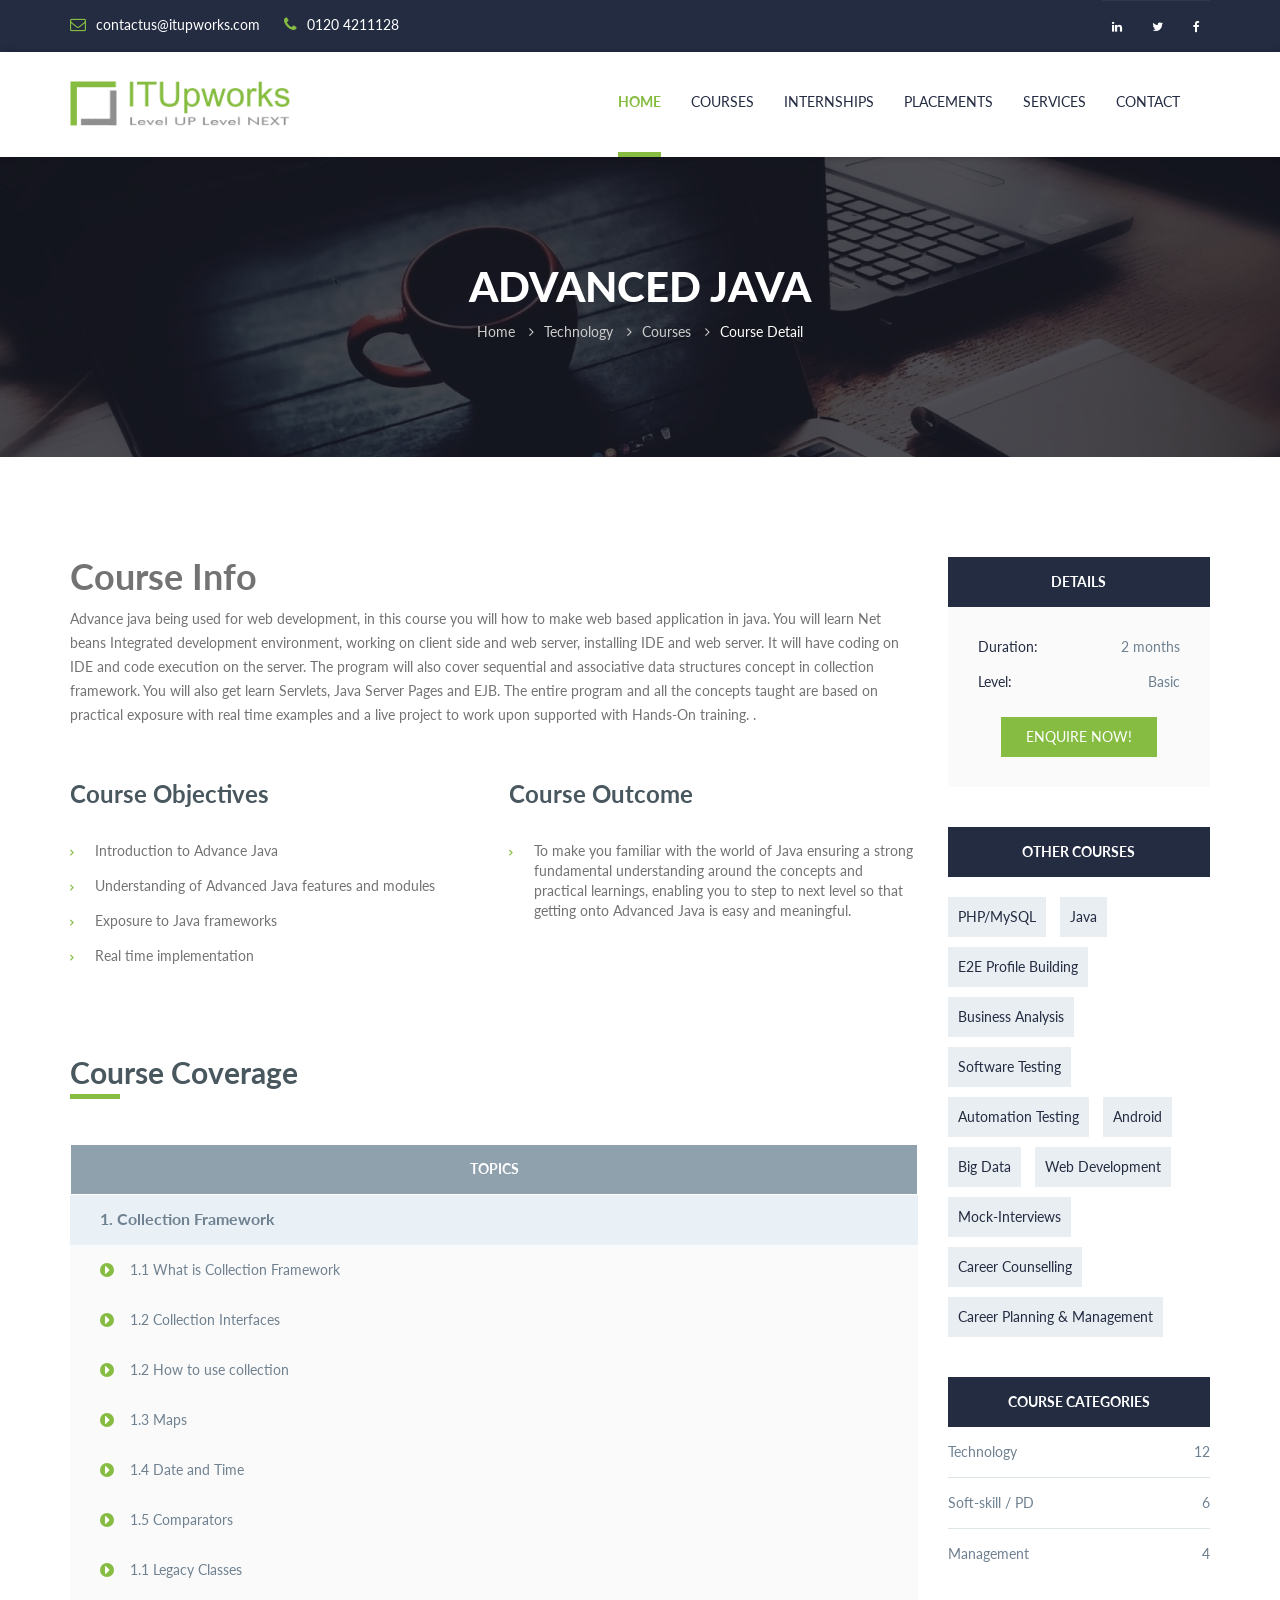
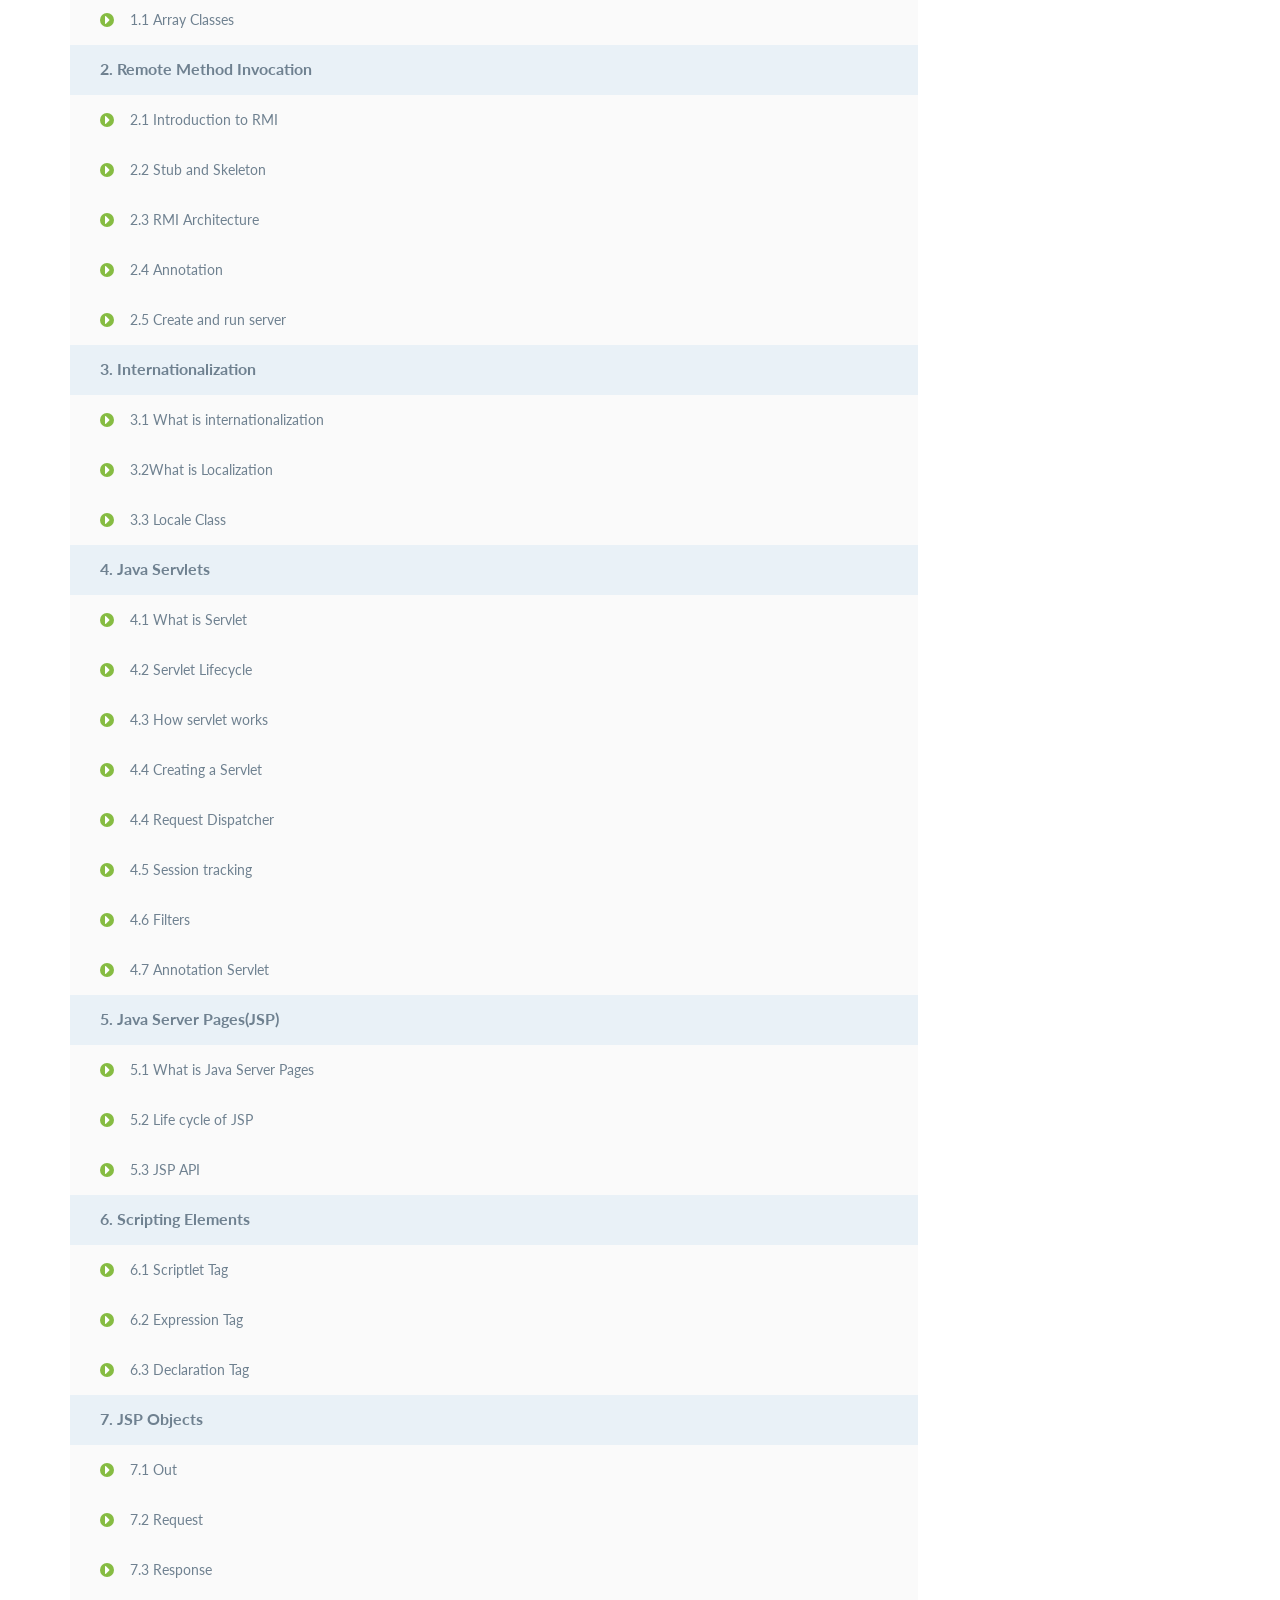
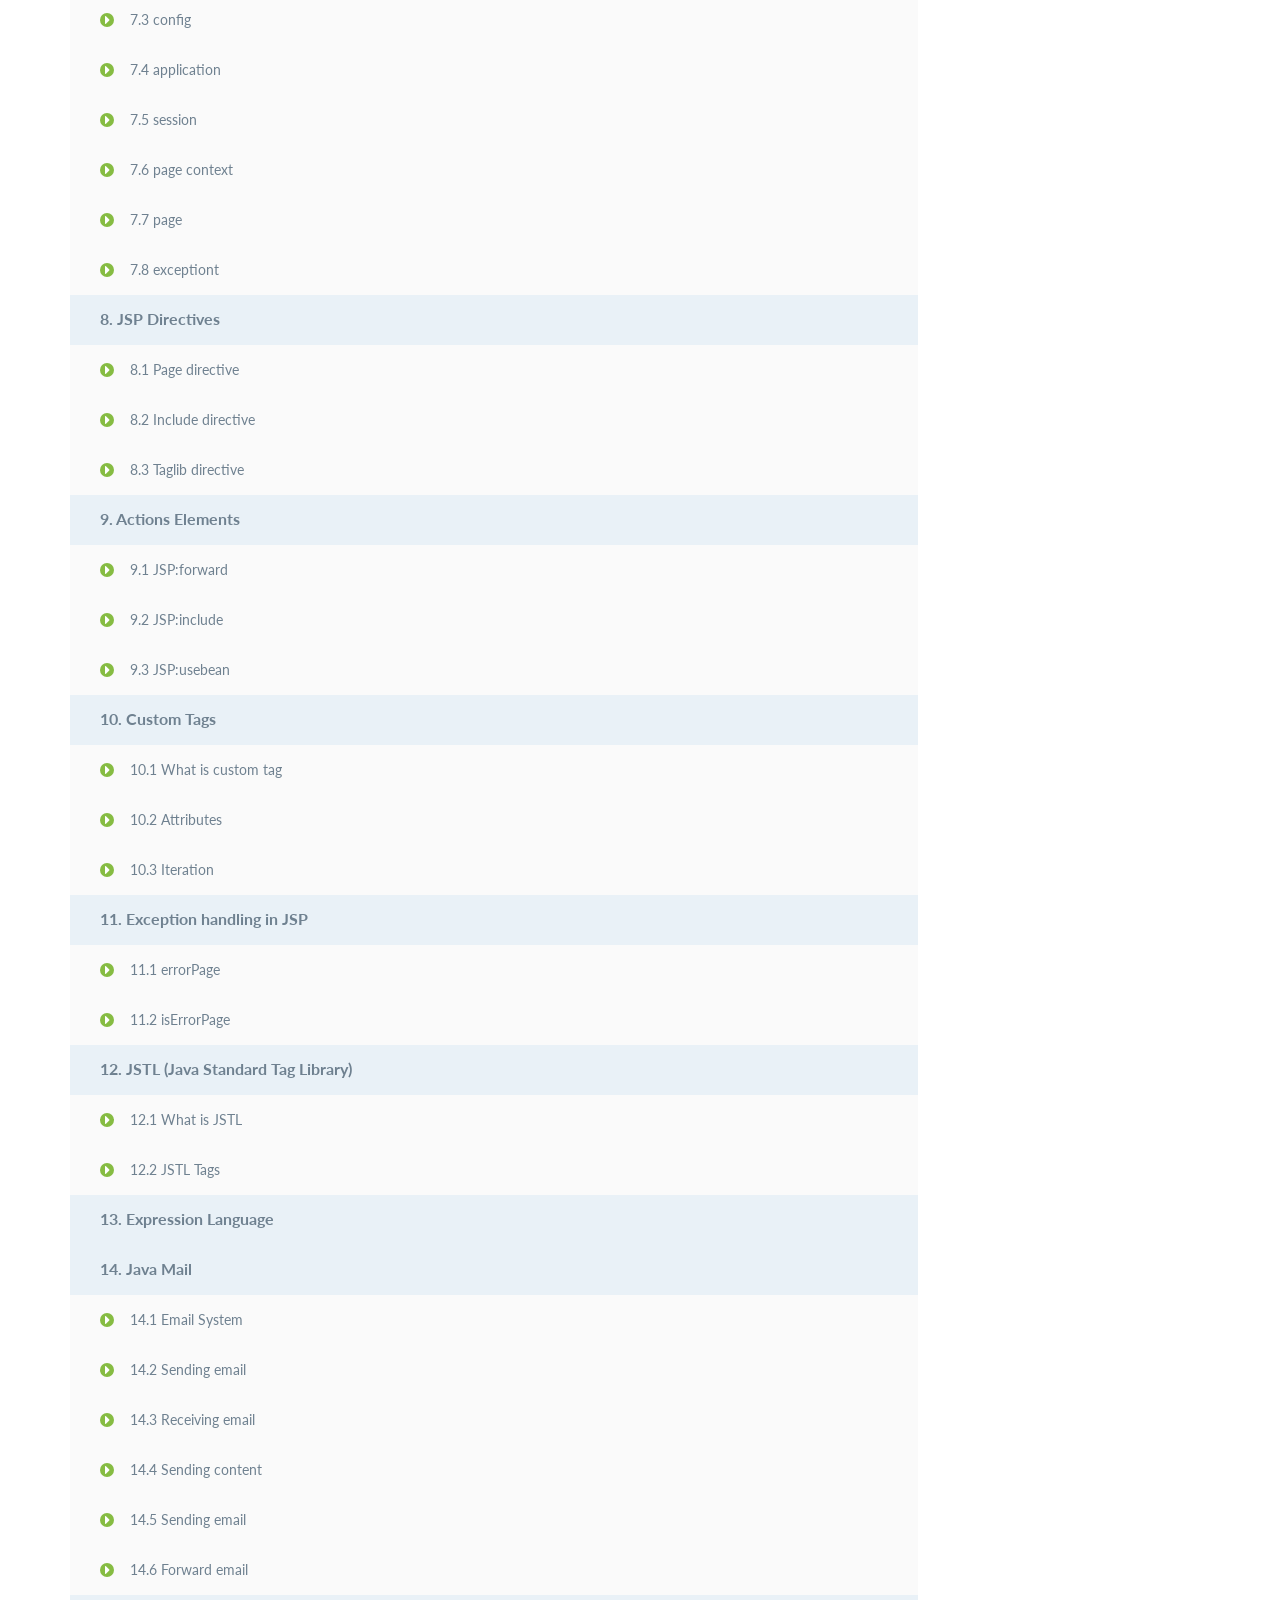
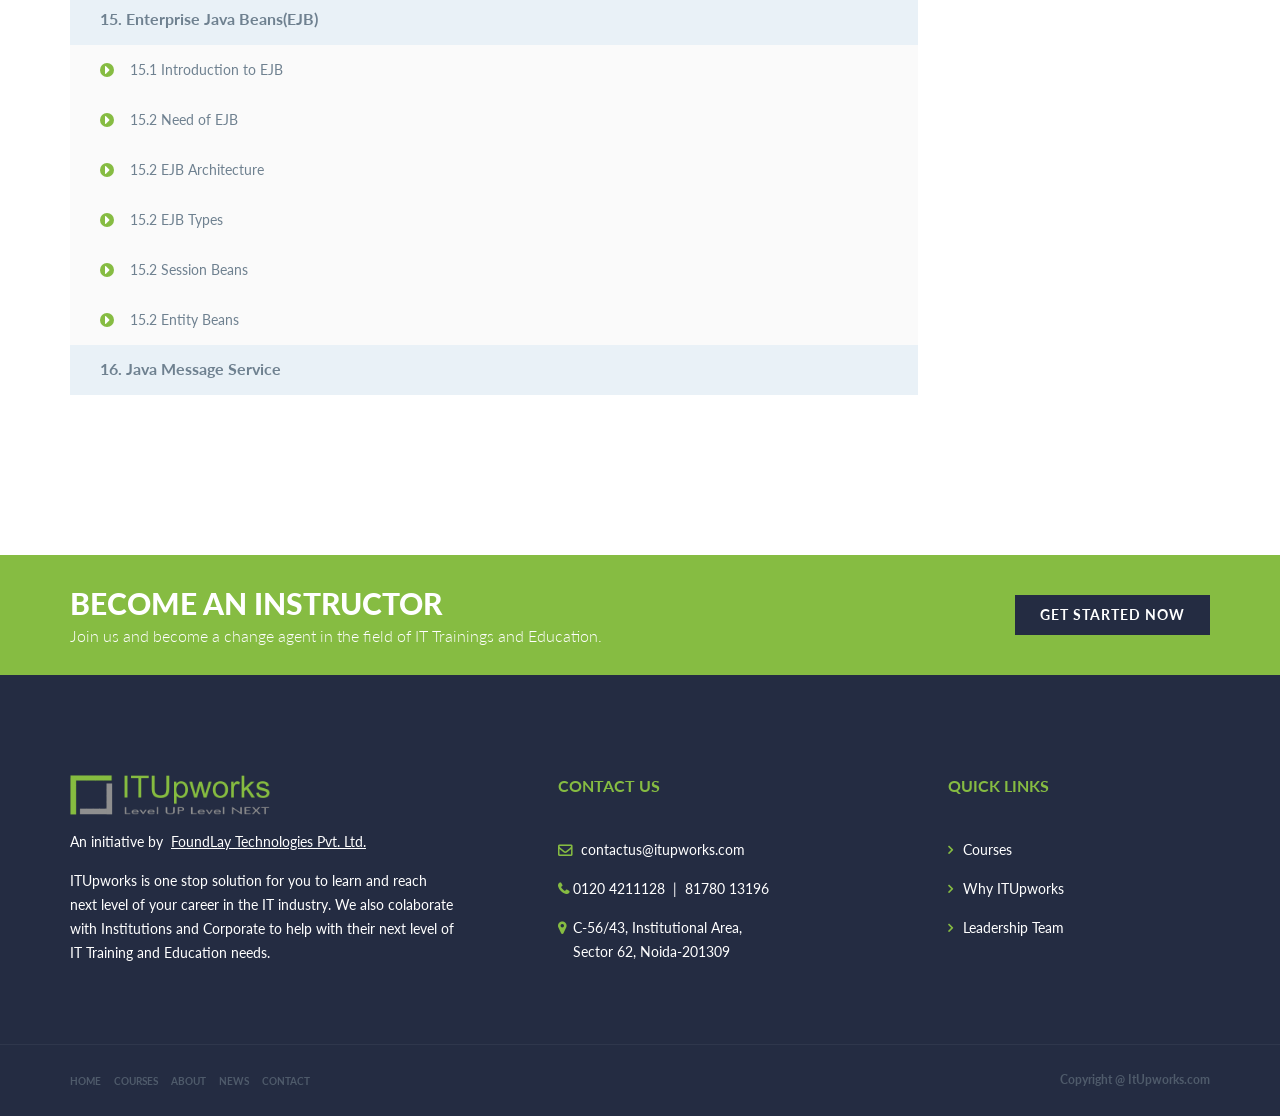
<file: itupworks.com/Advanced-Java-Training-Noida.html>
<!DOCTYPE html>
<html lang="en">
<head><title>ITUpworks | Java</title>
    <meta charset="utf-8">
    <meta name="viewport" content="width=device-width, initial-scale=1.0">
    <!-- LIBRARY FONT-->
    <link type="text/css" rel="stylesheet" href="https://fonts.googleapis.com/css?family=Lato:400,400italic,700,900,300">
    <link type="text/css" rel="stylesheet" href="assets/font/font-icon/font-awesome-4.4.0/css/font-awesome.css">
    <link type="text/css" rel="stylesheet" href="assets/font/font-icon/font-svg/css/Glyphter.css">
    <!-- LIBRARY CSS-->
    <link type="text/css" rel="stylesheet" href="assets/libs/animate/animate1.css">
    <link type="text/css" rel="stylesheet" href="assets/libs/bootstrap-3.3.5/css/bootstrap1.css">
    <link type="text/css" rel="stylesheet" href="assets/libs/owl-carousel-2.0/assets/owl.carousel.css">
    <link type="text/css" rel="stylesheet" href="assets/libs/selectbox/css/jquery.selectbox.css">
    <link type="text/css" rel="stylesheet" href="assets/libs/fancybox/css/jquery.fancybox.css">
    <link type="text/css" rel="stylesheet" href="assets/libs/fancybox/css/jquery.fancybox-buttons.css">
    <link type="text/css" rel="stylesheet" href="assets/libs/media-element/build/mediaelementplayer.min.css">
    <!-- STYLE CSS    -->
    <link type="text/css" rel="stylesheet" href="assets/css/color-111.css" id="color-skins">
    <!--link(type="text/css", rel='stylesheet', href='#', id="color-skins")-->
    <script src="assets/libs/jquery/jquery-2.1.4.min1.js"></script>
    <script src="assets/libs/js-cookie/js.cookie1.js"></script>
	<style>.modal-header {
    padding: 2px 16px;
    }
	</style>
    <!--script.--><!--    if ((Cookies.get('color-skin') != undefined) && (Cookies.get('color-skin') != 'color-111')) {--><!--        $('#color-skins').attr('href', 'assets/css/' + Cookies.get('color-skin') + '.css');--><!--    } else if ((Cookies.get('color-skin') == undefined) || (Cookies.get('color-skin') == 'color-111')) {--><!--        $('#color-skins').attr('href', 'assets/css/color-111.css');--><!--    }-->
	<script>
	function becomeFocus() {
    	$('#bname').focus();
		}
    function become_An_Instructor(){
	    var name = document.getElementById("bname").value;
        var email = document.getElementById("bemail").value;
        var mobile = document.getElementById("bmobile").value;
		var Expertise = document.getElementById("bExpertise").value;
		$.ajax({
            url: "Become_An_Instructor.php",
            data:{
			'name':name,
			'email':email,
			'mobile':mobile,
			'expertise':Expertise
			},
            type: "POST",
            success: function(data){
			$data=JSON.parse(data);
            $("#bmyform").html($data);
			document.getElementById("bname").readOnly = true;
			document.getElementById("bemail").readOnly = true;
			document.getElementById("bmobile").readOnly = true;
			document.getElementById("bExpertise").readOnly = true;
            },
            
        });
    }
	</script>
	<script>
	function enrollFocus() {
    	$('#ename').focus();
		}
    function enroll_now(){
        var name = document.getElementById("ename").value;
        var email = document.getElementById("eemail").value;
        var mobile = document.getElementById("emobile").value;
		var course = document.getElementById("course_name").value; 
		var Educational = document.getElementById("Educational").value;
		$.ajax({
            url: "Enroll_now.php",
            data:{
			'name':name,
			'email':email,
			'mobile':mobile,
			'course':course,
			'Educational':Educational
			},
            type: "POST",
            success: function(data){
			$data=JSON.parse(data);
            $("#emyform").html($data);
			document.getElementById("ename").readOnly = true;
			document.getElementById("eemail").readOnly = true;
			document.getElementById("emobile").readOnly = true;
			document.getElementById("course_name").readOnly = true;
			document.getElementById("Educational").readOnly = true;
            },
            
        });
    }
	</script>
	</head>
<body><!-- HEADER-->
<header>
    <div class="header-topbar">
        <div class="container">
            <div class="topbar-left pull-left">
                <div class="email"><i class="topbar-icon fa fa-envelope-o"></i>contactus@itupworks.com</div>
                <div class="hotline"><i class="topbar-icon fa fa-phone"></i>0120 4211128</div>
            </div>
            <div class="topbar-right pull-right">
                <div class="socials"><a href="https://www.linkedin.com/company/itupworks/" target="_blank" class="linkedin"><i class="fa fa-linkedin"></i></a><a href="http://www.twitter.com/itupworks" target="_blank" class="twitter"><i class="fa fa-twitter"></i></a><a href="http://www.facebook.com/itupworks" target="_blank" class="facebook"><i class="fa fa-facebook"></i></a><!--a href="#" class="pinterest"><!---i class="fa fa-pinterest"></i></a><a href="#" class="blog"><i class="fa fa-rss"></i></a><a href="#" class="dribbble"><i class="fa fa-dribbble"></i></a---></div>
                <!---div class="group-sign-in"><a href="login.html" class="login">login</a><a href="register.html" class="register">register</a></div--->
            </div>
        </div>
    </div>
    <div class="header-main homepage-01">
        <div class="container">
            <div class="header-main-wrapper">
                <div class="navbar-heade">
                    <div class="logo pull-left"><a href="index.html" class="header-logo"><img src="assets/images/logo/FoundLayEducation_Logo.png" alt=""/></a></div>
                    <button type="button" data-toggle="collapse" data-target=".navigation" class="navbar-toggle edugate-navbar"><span class="icon-bar"></span><span class="icon-bar"></span><span class="icon-bar"></span></button>
                </div>
                <nav class="navigation collapse navbar-collapse pull-right" >
					 <ul class="nav-links nav navbar-nav" >
                        <li class="dropdown  active" ><a href="index.html"  class="main-menu">Home<!--span class="fa fa-angle-down icons-dropdown"></span--></a>
                      <ul class="dropdown-menu edugate-dropdown-menu-1">
                                <li><a href="index.html#about" class="link-page">About</a></li>
                                <li><a href="index.html#latest_news" class="link-page">News</a></li>
                                
                               
                            </ul>
                        </li>
					<!--<li class="dropdown"  ><a href="#about" class="main-menu">About</a>
                        </li>-->
                        <li class="dropdown" ><a href="index.html#courses" class="main-menu">Courses<!--span class="fa fa-angle-down icons-dropdown"></span--></a>
                            <ul class="dropdown-menu edugate-dropdown-menu-1">
                                <li><a href="courses.html" class="link-page">Technology</a></li>
                                  <li><a href="Testing_&_Business_Analysis.html" class="link-page">Testing & Business Analysis</a></li>
                                   
                                   <li><a href="Soft-Skills.html" class="link-page">Soft-Skills</a></li>
                                   
                                   <li><a href="Academic-Programs.html" class="link-page">Academic Programs</a></li>
                                   <li><a href="Careers.html" class="link-page">Careers</a></li>
                                   <li><a href="Management.html" class="link-page"> Management</a></li>
                               
                              
                                <li><a href="Certified_Courses.html" class="link-page">Certified Courses</a></li>
                               
                                
                                
                            </ul>
                        </li>
                        
                        
                        
                         <li class="dropdown" ><a href="internship.html" class="main-menu">Internships <!--span class="fa fa-angle-down icons-dropdown"></span--></a>
                            <!--ul class="dropdown-menu edugate-dropdown-menu-1">
                                <li><a href="courses.html" class="link-page">courses</a></li>
                                <li><a href="courses-detail.html" class="link-page">course detail</a></li>
                                <li><a href="events.html" class="link-page">events</a></li>
                                <li><a href="event-detail.html" class="link-page">event detail</a></li>
                            </ul-->
                        </li>
                        
                         
                            <!--ul class="dropdown-menu edugate-dropdown-menu-1">
                                <li><a href="courses.html" class="link-page">courses</a></li>
                                <li><a href="courses-detail.html" class="link-page">course detail</a></li>
                                <li><a href="events.html" class="link-page">events</a></li>
                                <li><a href="event-detail.html" class="link-page">event detail</a></li>
                            </ul-->
                        </li>
                        
                        
                        
                        
                        
                         <li class="dropdown" ><a href="placement.html" class="main-menu">Placements   <!--span class="fa fa-angle-down icons-dropdown"></span--></a>
                            <!--ul class="dropdown-menu edugate-dropdown-menu-1">
                                <li><a href="courses.html" class="link-page">courses</a></li>
                                <li><a href="courses-detail.html" class="link-page">course detail</a></li>
                                <li><a href="events.html" class="link-page">events</a></li>
                                <li><a href="event-detail.html" class="link-page">event detail</a></li>
                            </ul-->
                        </li>
                        
                        
                        
                        
                        
                        
						<!---New list added by tara for requirement of new site--->
						<li class="dropdown"><a style="cursor:pointer;" class="main-menu">Services</a>
						<ul class="dropdown-menu edugate-dropdown-menu-1">
                                <li><a href="index.html#institute" class="link-page">For Institutes</a></li>
                                <li><a href="index.html#corporate" class="link-page">For Corporates</a></li>
                                
                        </ul>
                        </li>
                        <!---li class="dropdown"><a href="gallery-3column.html" class="main-menu">gallery<span class="fa fa-angle-down icons-dropdown"></span></a-->
                            <!--ul class="dropdown-menu edugate-dropdown-menu-1">
                                <li><a href="gallery-3column.html" class="link-page">gallery 3 column</a></li>
                                <li><a href="gallery-4column.html" class="link-page">gallery 4 column</a></li>
                                <li><a href="gallery-masonry.html" class="link-page">gallery masonry</a></li>
                            </ul>
                        </li--->
                        <!---li class="dropdown"><a href="categories.html" class="main-menu">pages<span class="fa fa-angle-down icons-dropdown"></span></a>
                            <!--ul class="dropdown-menu edugate-dropdown-menu-1">
                                <li><a href="categories.html" class="link-page">categories</a></li>
                                <li><a href="profile-teacher.html" class="link-page">profile teacher</a></li>
                                <li><a href="about-us.html" class="link-page">about us</a></li>
                                <li><a href="login.html" class="link-page">login</a></li>
                                <li><a href="register.html" class="link-page">register</a></li>
                                <li><a href="404.html" class="link-page">404 page</a></li>
                                <li><a href="faq.html" class="link-page">FAQ page</a></li>
                            </ul>
                        </li--->
                        <!--<li class="dropdown"><a href="#latest_news" class="main-menu">News<!---span class="fa fa-angle-down icons-dropdown"></span---></a>
                            <!---ul class="dropdown-menu edugate-dropdown-menu-1">
                                <li><a href="news.html" class="link-page">news list</a></li>
                                <li><a href="news-grid.html" class="link-page">news grid</a></li>
                                <li><a href="news-grid-nonsidebar.html" class="link-page">news grid nonsidebar</a></li>
                                <li><a href="news-masonry.html" class="link-page">news masonry</a></li>
                                <li><a href="news-detail.html" class="link-page">news detail</a></li>
                            </ul--->
                      <!--  </li>-->
                        <li><a href="contact-us.html" class="main-menu">Contact</a></li>
                        <!---li class="button-search"><p class="main-menu"><i class="fa fa-search"></i></p></li--->
                        <!--div class="nav-search hide">
                            <!--form><input type="text" placeholder="Search" class="searchbox"/>
                                <button type="submit" class="searchbutton fa fa-search"></button>
                            </form>
                        </div--->
                    </ul>
                </nav>
            </div>
        </div>
    </div>
</header>
<!-- WRAPPER Modal popup box when click become an instructor-->
<div class="modal  bg-w-form contact-form" id="become_an_instructor" role="dialog" >
    <div class="modal-dialog">
    
      <!-- Modal content-->
      <div class="modal-content">
	   <form onsubmit="become_An_Instructor();return false" >
        <div class="modal-header"> 
		 <button type="button" class="close" data-dismiss="modal" style="font-size: 50px;">×</button>
         <h3><center>Become an Instructor</center></h3>
        </div>
		<div class="row">
        <div class="modal-body col-md-10 col-md-offset-1">
		  <div class="modal-body col-md-6">
          <label for="regname" class="control-label form-label ">Name <span class="highlight">*</span></label><input id="bname" type="text" placeholder="" required class="form-control form-input" style="border:1px solid black; background-color:  lightgray;"  /><!--p.help-block Warning !-->
		  </div>
		  <div class="modal-body col-md-6"><label for="regemail" class="control-label form-label">Email <span class="highlight">*</span></label><input id="bemail" type="email" placeholder="" class="form-control form-input" style="border:1px solid black; background-color:  lightgray;" required />
		  </div>
		  <div class="modal-body col-md-6"><label for="regpassword" class="control-label form-label">Mobile No. <span class="highlight">*</span></label><input id="bmobile"type="number"  min="0" max="10000000000" placeholder="" class="form-control form-input" style="border:1px solid black; background-color:  lightgray;" required/>
		  </div>
		  <div class="modal-body col-md-6">
		  <label for="regpassword" class="control-label form-label">Area Of Expertise <span class="highlight">*</span></label><input id="bExpertise" type="text" placeholder="" class="form-control form-input" style="border:1px solid black; background-color:  lightgray;" required/>
		  </div>
		   <div class="modal-body col-md-6 col-md-offset-2 ">
		   <input type="submit" data-dismiss="modal" class="btn btn-register btn-green" value="Cancel"></input>
		   &nbsp;&nbsp;<input  type="submit"  onfocusout="becomeFocus()" class="btn btn-register btn-green" value="submit"></input>
		   </div>
		</div>
		</div>
        <div class="modal-footer" >
			<center> <div id="bmyform"></div></center>
        </div>
		</form>
      </div>
      
    </div>
</div>
<!-- WRAPPER Modal popup box close when click become an instructor-->
<!-- WRAPPER Modal popup box when click enroll now-->
<div class="modal fade bg-w-form contact-form" id="enroll_now" role="dialog">
    <div class="modal-dialog">
    
      <!-- Modal content-->
      <div class="modal-content">
	  <form onsubmit="enroll_now();return false" >
        <div class="modal-header"> 
		 <button type="button" class="close" data-dismiss="modal" style="font-size: 50px;">×</button>
         <h3><center>Enroll</center></h3>
        </div>
		<div class="row">
			<div class="modal-body col-md-10 col-md-offset-1" >
			  <div class="modal-body col-md-6">
			  <label for="regname" class="control-label form-label ">Name <span class="highlight">*</span></label><input id="ename" type="text" placeholder="" required class="form-control form-input" style="border:1px solid black; background-color:  lightgray;"  /><!--p.help-block Warning !-->
			  </div>
			  <div class="modal-body col-md-6">
			  <label for="regemail" class="control-label form-label">Email <span class="highlight">*</span></label><input id="eemail" type="email" placeholder="" class="form-control form-input" style="border:1px solid black; background-color:  lightgray;" required />
			  </div>
			  <div class="modal-body col-md-6">
			  <label for="regpassword" class="control-label form-label">Mobile No. <span class="highlight">*</span></label><input id="emobile"  id="bmobile"type="number"  min="0" max="10000000000" placeholder="" class="form-control form-input" style="border:1px solid black; background-color:  lightgray;" required/>
			  <!---label for="regpassword" class="control-label form-label">Area Of Expertise <span class="highlight">*</span></label><input id="Expertise" type="password" placeholder="" class="form-control form-input" style="border:1px solid black; background-color:  lightgray;" required/--->
			  
			   </div>
			   
			    <div class="modal-body col-md-6">
			  <label for="Educational " class="control-label form-label">Education Qualification <span class="highlight">*</span></label><input id="Educational"   type="text"   placeholder="e.g BCA/MCA/B.tech/M.tech" class="form-control form-input" style="border:1px solid black; background-color:  lightgray;" required/>
			  <!---label for="regpassword" class="control-label form-label">Area Of Expertise <span class="highlight">*</span></label><input id="Expertise" type="password" placeholder="" class="form-control form-input" style="border:1px solid black; background-color:  lightgray;" required/--->
			    <input id="course_name" hidden type="text" value="Java-6 Weeks" >
			   </div>
			   <div class="modal-body col-md-6 col-md-offset-2">
			  <input type="submit" data-dismiss="modal" class="btn btn-register btn-green" value="Cancel"/>
			  &nbsp;&nbsp;<input  type="submit" onfocusout="enrollFocus()"  class="btn btn-register btn-green" value="Submit"></input>
			  </div>
		   </div>
		</div>
        <div class="modal-footer" >
			<center> <div id="emyform"></div></center>
        </div>
		</form>
      </div>
      
    </div>
</div>
<!-- WRAPPER Modal popup box close when click enroll now-->
<!-- WRAPPER-->
<div id="wrapper-content"><!-- PAGE WRAPPER-->
    <div id="page-wrapper"><!-- MAIN CONTENT-->
        <div class="main-content"><!-- CONTENT-->
            <div class="content">
                <div class="section background-opacity page-title set-height-top" style="background-image: url('assets/images/courses/Java/java2.jpg');">
                    <div class="container">
                        <div class="page-title-wrapper"><!--.page-title-content--><h2 class="captions">Advanced Java</h2>
                            <ol class="breadcrumb">
                                <li><a href="index.html">Home</a></li>
                                <li><a href="courses.html#technology">Technology</a></li>
                                <li><a href="courses.html#technology">Courses</a></li>
                                <li class="active"><a href="#">course detail</a></li>
                            </ol>
                        </div>
                    </div>
                </div>
                <!--div class="section">
                    <div class="search-input">
                        <div class="container">
                            <div class="search-input-wrapper">
                                <form><select class="form-select style-1 selectbox">
                                    <option value="all">all categories</option>
                                    <option value="languages">languages</option>
                                    <option value="science">science</option>
                                </select><select class="form-select style-2 selectbox">
                                    <option value="price">price</option>
                                    <option value="datetime">datetime</option>
                                    <option value="teacher">teacher</option>
                                </select><input type="text" placeholder="Do you want to learn today?" class="form-input"/>
                                    <button type="submit" class="form-submit btn btn-blue"><span>search now<i class="fa fa-search"></i></span></button>
                                    <div class="clearfix"></div>
                                </form>
                            </div>
                        </div>
                    </div>
                </div-->
                <div class="section section-padding courses-detail">
                    <div class="container">
                        <div class="courses-detail-wrapper">
                            <div class="row">
                                <div class="col-md-9 layout-left"><h1 class="course-title">Course Info</h1>

                                    <!--div class="course-info info">
                                        <div class="author item"><a href="#"><span>By&nbsp;</span><span>Emma Watson</span></a></div>
                                        <div class="date-time item"><a href="#">20 Aug 2015</a></div>
                                    </div-->
                                    <!--div class="course-video">
                                        <iframe src="https://www.youtube.com/embed/xo1VInw-SKc?list=PL7JgdmQ0zTfatnGhUnRBnhMwYEraSIRdD" allowfullscreen="allowfullscreen"></iframe>
                                        <div class="video-btn">
                                            <button class="btn btn-grey video-btn-right pull-right"><span>next lesson</span><i class="fa fa-angle-right"></i></button>
                                            <button class="btn btn-grey video-btn-left pull-right"><i class="fa fa-angle-left"></i><span>previous lesson</span></button>
                                        </div>
                                        <div class="clearfix"></div>
                                    </div--->
                                    <div class="course-des">
                                        <!--div class="course-des-title underline">Courses Info</div-->
                                        <div class="course-des-content"><p>Advance java being used for web development, in this course you will how to make web based application in java. 

You will learn Net beans Integrated development environment, working on client side and web server, installing IDE and web server. 

It will have coding on IDE and code execution on the server. The program will also cover sequential and associative data structures concept in collection framework. You will also get learn Servlets, Java Server Pages and EJB.

The entire program and all the concepts taught are based on practical exposure with real time examples and a live project to work upon supported with Hands-On training.
.
</p>
                                            <!---blockquote>
                                                <div class="main-quote">Video courses to build new skills from start to finish.</div>
                                                <div class="sub-quote">Lorem ipsum dolor sit amet, feugiat delicata liberavisse id cum, no quo maiorum intellegebat, liber regione eu sit. Mea cu case ludus integre.</div>
                                                <footer>Amber Ivy&nbsp;
                                                    <small>(Grancie Company)</small>
                                                </footer>
                                            </blockquote--->
                                        </div>
										<br>
										<!--<div class="course-des-title underline">CORE JAVA</div>
										<p>Our 1 month Core Java program has been specifically designed for those entry level candidates and IT professionals who wish to learn core Java principles and programming language.</p>
										<p>The course goes beyond providing simple descriptions on features and code examples to ensure that it caters to every day real time problems. Special emphasis has been given to hands on / practical sessions complementing classroom conceptual training.</p>
										<br>
                                        <div class="course-des-title underline">ADVANCE JAVA</div>
										<p>Our 2 months Advance Java program has specifically been designed for Java developers & IT Professionals who wish to become experts in the field of enterprise applications development. The program is aimed at making candidates experts in catering to needs of enterprise to manage its various activities.</p>
										<p>Advance program covers concepts ranging from knowledge on enterprise architecture and Object oriented programming principles to implementing various advanced J2EE applications. With utmost emphasis on hands-on experience, this program provides students/professionals an ideal platform to reach higher levels in Java / Enterprise development.</p>
										-->
										<!---div class="news-list">
                                            <div class="list-expand-title">Requirements</div>
                                            <div class="row">
                                                <div class="col-md-6 col-sm-6 col-xs-6">
                                                    <ul class="list-unstyled list-detail">
                                                        <li><i class="fa fa-angle-right"></i><a href="#">Phasellus sit amet velit auctor turpis rhoncus.</a></li>
                                                        <li><i class="fa fa-angle-right"></i><a href="#">Phasellus sed dolor sodales, eleifend ipsum eu.</a></li>
                                                        <li><i class="fa fa-angle-right"></i><a href="#">Nullam id dolor in ex eleifend tempus.</a></li>
                                                        <li><i class="fa fa-angle-right"></i><a href="#">Etiam id lorem vel neque faucibus fermentum.</a></li>
                                                        <li><i class="fa fa-angle-right"></i><a href="#">Nunc tincidunt augue in enim sollicitudin feugiat.</a></li>
                                                    </ul>
                                                </div>
                                                <div class="col-md-6 col-sm-6 col-xs-6">
                                                    <ul class="list-unstyled list-detail">
                                                        <li><i class="fa fa-angle-right"></i><a href="#">Phasellus sit amet velit auctor turpis rhoncus.</a></li>
                                                        <li><i class="fa fa-angle-right"></i><a href="#">Phasellus sed dolor sodales, eleifend ipsum eu.</a></li>
                                                        <li><i class="fa fa-angle-right"></i><a href="#">Nullam id dolor in ex eleifend tempus.</a></li>
                                                        <li><i class="fa fa-angle-right"></i><a href="#">Etiam id lorem vel neque faucibus fermentum.</a></li>
                                                        <li><i class="fa fa-angle-right"></i><a href="#">Nunc tincidunt augue in enim sollicitudin feugiat.</a></li>
                                                    </ul>
                                                </div>
                                            </div>
                                        </div--->
										<br>
										<div class="news-list">
                                            <div class="row">
												
                                                <div class="col-md-6 col-sm-6 col-xs-6">
												<div class="list-expand-title">Course Objectives</div>
                                                    <ul class="list-unstyled list-detail">
                                                       <ul class="list-unstyled list-detail">
                                                        <li><i class="fa fa-angle-right"></i>  Introduction to Advance Java
</li>
                                                        <li><i class="fa fa-angle-right"></i>Understanding of Advanced Java features and modules
                                                        <li><i class="fa fa-angle-right"></i>Exposure to Java frameworks
                                                        <li><i class="fa fa-angle-right"></i>Real time implementation
</li>
														
                                                    </ul>
                                                       
														
                                                    </ul>
                                                </div>
												<div class="col-md-6 col-sm-6 col-xs-6">
												<div class="list-expand-title">Course Outcome </div>
                                                    <ul class="list-unstyled list-detail">
                                                         <li><i class="fa fa-angle-right"></i>To make you familiar with the world of Java ensuring a strong fundamental understanding around the concepts and practical learnings, enabling you to step to next level so that getting onto Advanced Java is easy and meaningful.

</li>
                                                    </ul>
                                                </div>
                                            </div>
                                        </div>
									</div>
									
									 <div class="course-syllabus">
                                        <div class="course-syllabus-title underline">Course Coverage</div>
                                        <div class="course-table">
                                            <div class="outer-container">
                                                <div class="inner-container">
                                                    <div class="table-header">
                                                        <table class="edu-table-responsive">
                                                            <thead>
                                                            <tr class="heading-table">
                                                                <th class="col-1">TOPICS</th>
                                                               
                                                            </tr>
                                                            </thead>
                                                        </table>
                                                    </div>
                                                    <div class="table-body">
                                                        <table class="edu-table-responsive table-hover">
                                                            <tbody><tr class="heading-content">
                             <td colspan="4" class="left heading-content">1. Collection Framework</td>
                                                            </tr>
                                                            <tr class="table-row">
                                                                <td class="left col-1"><i class="bg-green mr25 fa fa-caret-right"></i><span>1.1 What is Collection Framework</span></td>
                                                                
                                                            </tr>
                                                            
                                                            <tr class="table-row">
                                                                <td class="left col-1"><i class="bg-green mr25 fa fa-caret-right"></i><span>1.2 Collection Interfaces</span></td>
                                                                
                                                            </tr>
                                                            <tr class="table-row">
                                                                <td class="left col-1"><i class="bg-green mr25 fa fa-caret-right"></i><span>1.2 How to use collection</span></td>
                                                                
                                                            </tr>
                                                            <tr class="table-row">
                                                                <td class="left col-1"><i class="bg-green mr25 fa fa-caret-right"></i><span>1.3 Maps</span></a></td>
                                                                
                                                            </tr>
                                                            <tr class="table-row">
                                                                <td class="left col-1"><i class="bg-green mr25 fa fa-caret-right"></i><span>1.4 Date and Time</span></a></td>
                                                                
                                                            </tr>
                                                            
                                                            
                                                             <tr class="table-row">
                                                                <td class="left col-1"><i class="bg-green mr25 fa fa-caret-right"></i><span>1.5 Comparators</span></a></td>
                                                                
                                                            </tr>


 <tr class="table-row">
                                                                <td class="left col-1"><i class="bg-green mr25 fa fa-caret-right"></i><span>1.1 Legacy Classes</span></a></td>
                                                                
                                                            </tr>


                                                                <td class="left col-1"><i class="bg-green mr25 fa fa-caret-right"></i><span>1.1 Array Classes</span></a></td>
                                                                
                                                            </tr>


                                                            <tr class="heading-content">
                                                                <td colspan="4" class="left heading-content">2. Remote Method Invocation</td>
                                                            </tr>
                                                            <tr class="table-row">
                                                                <td class="left col-1"><i class="bg-green mr25 fa fa-caret-right"></i><span>2.1 Introduction to RMI</span></td>
                                                                
                                                            </tr>
                                                            <tr class="table-row">
                                                                <td class="left col-1"><i class="bg-green mr25 fa fa-caret-right"></i><span>2.2 Stub and Skeleton</span></td>
                                                                
                                                            </tr>
                                                            <tr class="table-row">
                                                                <td class="left col-1"><i class="bg-green mr25 fa fa-caret-right"></i><span>2.3 RMI Architecture</span></a></td>
                                                                
                                                            </tr>
                                                            <tr class="table-row">
                                                                <td class="left col-1"><i class="bg-green mr25 fa fa-caret-right"></i><span>2.4 Annotation</span></a></td>
                                                                
                                                            </tr>
                                                            <tr class="table-row">
                                                                <td class="left col-1"><i class="bg-green mr25 fa fa-caret-right"></i><span>2.5 Create and run server</span></a></td>
                                                                
                                                            </tr>
                                                            
                                                           
                                                           
                                                           
                                                           
                                                           
                                                           
                                                           
                                                           
                                                             <tr class="heading-content">
                                                                <td colspan="4" class="left heading-content">3. Internationalization</td>
                                                            </tr>
                                                            <tr class="table-row">
                                                                <td class="left col-1"><i class="bg-green mr25 fa fa-caret-right"></i><span>3.1 What is internationalization</span></td>
                                                                
                                                            </tr>
                                                            <tr class="table-row">
                                                                <td class="left col-1"><i class="bg-green mr25 fa fa-caret-right"></i><span>3.2What is Localization</span></td>
                                                                
                                                            </tr>
                                                            <tr class="table-row">
                                                                <td class="left col-1"><i class="bg-green mr25 fa fa-caret-right"></i><span>3.3 Locale Class</span></a></td>
                                                                
                                                            </tr>
                                                            
                                                            
                                                            
                                                           <tr class="heading-content">
                                                                <td colspan="4" class="left heading-content">4. Java Servlets</td>
                                                            </tr>
                                                            <tr class="table-row">
                                                                <td class="left col-1"><i class="bg-green mr25 fa fa-caret-right"></i><span>4.1 What is Servlet</span></td>
                                                                
                                                            </tr>
                                                            <tr class="table-row">
                                                                <td class="left col-1"><i class="bg-green mr25 fa fa-caret-right"></i><span>4.2 Servlet Lifecycle</span></td>
                                                                
                                                            </tr>
                                                            <tr class="table-row">
                                                                <td class="left col-1"><i class="bg-green mr25 fa fa-caret-right"></i><span>4.3 How servlet works</span></a></td>
                                                                
                                                            </tr>
                                                            
                                                             <tr class="table-row">
                                                                <td class="left col-1"><i class="bg-green mr25 fa fa-caret-right"></i><span>4.4 Creating a Servlet</span></a></td>
                                                                
                                                            </tr>
                                                             <tr class="table-row">
                                                                <td class="left col-1"><i class="bg-green mr25 fa fa-caret-right"></i><span>4.4 Request Dispatcher</span></a></td>
                                                                
                                                            </tr>
                                                            
                                                            
                                                          <tr class="table-row">
                                                                <td class="left col-1"><i class="bg-green mr25 fa fa-caret-right"></i><span>4.5 Session tracking</span></a></td>
                                                                
                                                            </tr><tr class="table-row">
                                                                <td class="left col-1"><i class="bg-green mr25 fa fa-caret-right"></i><span>4.6 Filters</span></a></td>
                                                                
                                                            </tr>  
                                                            
                                                           </tr><tr class="table-row">
                                                                <td class="left col-1"><i class="bg-green mr25 fa fa-caret-right"></i><span>4.7 Annotation Servlet</span></a></td>
                                                                
                                                            </tr>  
                                                            
                                                            
                                                            
                                                            <tr class="heading-content">
                                                                <td colspan="4" class="left heading-content">5. Java Server Pages(JSP)</td>
                                                            </tr>
                                                            <tr class="table-row">
                                                                <td class="left col-1"><i class="bg-green mr25 fa fa-caret-right"></i><span>5.1 What is Java Server Pages</span></td>
                                                                
                                                            </tr>
                                                            <tr class="table-row">
                                                                <td class="left col-1"><i class="bg-green mr25 fa fa-caret-right"></i><span>5.2 Life cycle of JSP</span></td>
                                                                
                                                            </tr>
                                                            
                                                            
                                                           <tr class="table-row">
                                                                <td class="left col-1"><i class="bg-green mr25 fa fa-caret-right"></i><span>5.3 JSP API</span></td>
                                                                
                                                            </tr>
                                                           
                                                           
                                                           
                                                     <tr class="heading-content">
                                                                <td colspan="4" class="left heading-content">6. Scripting Elements</td>
                                                            </tr>
                                                            <tr class="table-row">
                                                                <td class="left col-1"><i class="bg-green mr25 fa fa-caret-right"></i><span>6.1 Scriptlet Tag</span></td>
                                                                
                                                            </tr>
                                                            <tr class="table-row">
                                                                <td class="left col-1"><i class="bg-green mr25 fa fa-caret-right"></i><span>6.2 Expression Tag</span></td>
                                                                
                                                            </tr>
                                                            
                                                            
                                                           <tr class="table-row">
                                                                <td class="left col-1"><i class="bg-green mr25 fa fa-caret-right"></i><span>6.3 Declaration Tag</span></td>
                                                                
                                                            </tr>
                                                                  
                                                              
                                                          
                                                       <tr class="heading-content">
                                                                <td colspan="4" class="left heading-content">7. JSP Objects</td>
                                                            </tr>
                                                            <tr class="table-row">
                                                                <td class="left col-1"><i class="bg-green mr25 fa fa-caret-right"></i><span>7.1 Out</span></td>
                                                                
                                                            </tr>
                                                            <tr class="table-row">
                                                                <td class="left col-1"><i class="bg-green mr25 fa fa-caret-right"></i><span>7.2 Request</span></td>
                                                                
                                                            </tr>
                                                            
                                                            
                                                           <tr class="table-row">
                                                                <td class="left col-1"><i class="bg-green mr25 fa fa-caret-right"></i><span>7.3 Response</span></td>
                                                                
                                                            </tr>
                                                                  
                                                                    
                                                            
                                                     <tr class="table-row">
                                                                <td class="left col-1"><i class="bg-green mr25 fa fa-caret-right"></i><span>7.3 config</span></td>
                                                                
                                                            </tr>
                                                                 <tr class="table-row">
                                                                <td class="left col-1"><i class="bg-green mr25 fa fa-caret-right"></i><span>7.4 application</span></td>
                                                                
                                                            </tr>
                                                                 <tr class="table-row">
                                                                <td class="left col-1"><i class="bg-green mr25 fa fa-caret-right"></i><span>7.5 session</span></td>
                                                                
                                                            </tr>
                                                                 <tr class="table-row">
                                                                <td class="left col-1"><i class="bg-green mr25 fa fa-caret-right"></i><span>7.6 page context</span></td>
                                                                
                                                            </tr>
                                                                        
                                                            <tr class="table-row">
                                                                <td class="left col-1"><i class="bg-green mr25 fa fa-caret-right"></i><span>7.7 page</span></td>
                                                                
                                                            </tr><tr class="table-row">
                                                                <td class="left col-1"><i class="bg-green mr25 fa fa-caret-right"></i><span>7.8 exceptiont</span></td>
                                                                
                                                            </tr>
                                                            
                                                           <tr class="heading-content">
                                                                <td colspan="4" class="left heading-content">8. JSP Directives</td>
                                                            </tr>
                                                            <tr class="table-row">
                                                                <td class="left col-1"><i class="bg-green mr25 fa fa-caret-right"></i><span>8.1 Page directive</span></td>
                                                                
                                                            </tr>
                                                            <tr class="table-row">
                                                                <td class="left col-1"><i class="bg-green mr25 fa fa-caret-right"></i><span>8.2 Include directive</span></td>
                                                                
                                                            </tr>
                                                            
                                                            
                                                           <tr class="table-row">
                                                                <td class="left col-1"><i class="bg-green mr25 fa fa-caret-right"></i><span>8.3 Taglib directive</span></td>
                                                                
                                                            </tr> 
                                                            
                                                            <tr class="heading-content">
                                                                <td colspan="4" class="left heading-content">9. Actions Elements</td>
                                                            </tr>
                                                            <tr class="table-row">
                                                                <td class="left col-1"><i class="bg-green mr25 fa fa-caret-right"></i><span>9.1 JSP:forward</span></td>
                                                                
                                                            </tr>
                                                            <tr class="table-row">
                                                                <td class="left col-1"><i class="bg-green mr25 fa fa-caret-right"></i><span>9.2 JSP:include</span></td>
                                                                
                                                            </tr>
                                                            
                                                            
                                                           <tr class="table-row">
                                                                <td class="left col-1"><i class="bg-green mr25 fa fa-caret-right"></i><span>9.3 JSP:usebean</span></td>
                                                                
                                                            </tr> 
                                                            
                                                            
                                                             <tr class="heading-content">
                                                                <td colspan="4" class="left heading-content">10. Custom Tags</td>
                                                            </tr>
                                                            <tr class="table-row">
                                                                <td class="left col-1"><i class="bg-green mr25 fa fa-caret-right"></i><span>10.1 What is custom tag</span></td>
                                                                
                                                            </tr>
                                                            <tr class="table-row">
                                                                <td class="left col-1"><i class="bg-green mr25 fa fa-caret-right"></i><span>10.2 Attributes</span></td>
                                                                
                                                            </tr>
                                                            
                                                            
                                                           <tr class="table-row">
                                                                <td class="left col-1"><i class="bg-green mr25 fa fa-caret-right"></i><span>10.3 Iteration</span></td>
                                                                
                                                            </tr> 
                                                            
                                                         <tr class="heading-content">
                                                                <td colspan="4" class="left heading-content">11. Exception handling in JSP</td>
                                                            </tr>
                                                            <tr class="table-row">
                                                                <td class="left col-1"><i class="bg-green mr25 fa fa-caret-right"></i><span>11.1 errorPage</span></td>
                                                                
                                                            </tr>
                                                            <tr class="table-row">
                                                                <td class="left col-1"><i class="bg-green mr25 fa fa-caret-right"></i><span>11.2 isErrorPage</span></td>
                                                                
                                                            </tr>
                                                            
                                                             <tr class="heading-content">
                                                                <td colspan="4" class="left heading-content">12. JSTL (Java Standard Tag Library)</td>
                                                            </tr>
                                                            <tr class="table-row">
                                                                <td class="left col-1"><i class="bg-green mr25 fa fa-caret-right"></i><span>12.1 What is JSTL</span></td>
                                                                
                                                            </tr>
                                                            <tr class="table-row">
                                                                <td class="left col-1"><i class="bg-green mr25 fa fa-caret-right"></i><span>12.2 JSTL Tags</span></td>
                                                                
                                                            </tr>
                                                            
                                                            
                                                            
                                                            
                                                             <tr class="heading-content">
                                                                <td colspan="4" class="left heading-content">13. Expression Language</td>
                                                            </tr>
                                                            
                                                            
                                                           <tr class="heading-content">
                                                                <td colspan="4" class="left heading-content">14. Java Mail</td>
                                                            </tr>
                                                            <tr class="table-row">
                                                                <td class="left col-1"><i class="bg-green mr25 fa fa-caret-right"></i><span>14.1 Email System</span></td>
                                                                
                                                            </tr>
                                                            <tr class="table-row">
                                                                <td class="left col-1"><i class="bg-green mr25 fa fa-caret-right"></i><span>14.2 Sending email</span></td>
                                                                
                                                            </tr> 
                                                            
                                                            
                                                             <tr class="table-row">
                                                                <td class="left col-1"><i class="bg-green mr25 fa fa-caret-right"></i><span>14.3 Receiving email</span></td>
                                                                
                                                            </tr> 
                                                             <tr class="table-row">
                                                                <td class="left col-1"><i class="bg-green mr25 fa fa-caret-right"></i><span>14.4 Sending content</span></td>
                                                                
                                                            </tr> 
                                                             <tr class="table-row">
                                                                <td class="left col-1"><i class="bg-green mr25 fa fa-caret-right"></i><span>14.5 Sending email</span></td>
                                                                
                                                            </tr> 
                                                             <tr class="table-row">
                                                                <td class="left col-1"><i class="bg-green mr25 fa fa-caret-right"></i><span>14.6 Forward email</span></td>
                                                                
                                                            </tr> 
                                                            
                                                            
                                                            
                                                            
                                                            
                                                            
                                                              <tr class="heading-content">
                                                                <td colspan="4" class="left heading-content">15. Enterprise Java Beans(EJB)</td>
                                                            </tr>
                                                            <tr class="table-row">
                                                                <td class="left col-1"><i class="bg-green mr25 fa fa-caret-right"></i><span>15.1 Introduction to EJB</span></td>
                                                                
                                                            </tr>
                                                            <tr class="table-row">
                                                                <td class="left col-1"><i class="bg-green mr25 fa fa-caret-right"></i><span>15.2 Need of EJB</span></td>
                                                                
                                                            </tr> 
                                                            
                                                            
                                                             <tr class="table-row">
                                                                <td class="left col-1"><i class="bg-green mr25 fa fa-caret-right"></i><span>15.2 EJB Architecture</span></td>
                                                                
                                                            </tr> 
                                                             <tr class="table-row">
                                                                <td class="left col-1"><i class="bg-green mr25 fa fa-caret-right"></i><span>15.2 EJB Types</span></td>
                                                                
                                                            </tr> 
                                                             <tr class="table-row">
                                                                <td class="left col-1"><i class="bg-green mr25 fa fa-caret-right"></i><span>15.2 Session Beans</span></td>
                                                                
                                                            </tr> 
                                                             <tr class="table-row">
                                                                <td class="left col-1"><i class="bg-green mr25 fa fa-caret-right"></i><span>15.2 Entity Beans</span></td>
                                                                
                                                            </tr> 
                                                            
                                                            
                                                            
                                                             
                                                              <tr class="heading-content">
                                                                <td colspan="4" class="left heading-content">16. Java Message Service</td>
                                                            </tr>
                                                            
                                                            </tbody>
                                                        </table>
                                                    </div>
                                                </div>
                                            </div>
                                        </div>
                                    </div>
										<!---New Div added by tara for create key feature of particular course--->
										<!---div class="news-list">
                                            <div class="list-expand-title">Key Features</div>
                                            <div class="row">
                                                <div class="col-md-6 col-sm-6 col-xs-6">
                                                    <ul class="list-unstyled list-detail">
                                                        <li><i class="fa fa-angle-right"></i><a href="#">40+ dedicated sessions</a></li>
                                                        <li><i class="fa fa-angle-right"></i><a href="#">Sessions ensure holistic skill development of the candidate</a></li>
                                                        <li><i class="fa fa-angle-right"></i><a href="#">IT Industry veterans as Faculty</a></li>
                                                    </ul>
                                                </div>
												<div class="col-md-6 col-sm-6 col-xs-6">
                                                    <ul class="list-unstyled list-detail">
                                                        <li><i class="fa fa-angle-right"></i><a href="#">Template based case studies</a></li>
                                                        <li><i class="fa fa-angle-right"></i><a href="#">Real world product development exposure</a></li>
                                                    </ul>
                                                </div>
                                            </div>
                                        </div>
                                    </div-->
                                    
                                    
                                    
                                    
                                    <!---div class="course-syllabus">
                                        <!---div class="course-syllabus-title underline">Course Coverage</div--->
                                        <!---div class="course-table">
                                            <div class="outer-container">
                                                <div class="inner-container">
                                                    <div class="table-header">
                                                        <table class="edu-table-responsive">
                                                            <thead>
                                                            <tr class="heading-table">
                                                                <th class="col-4">title</th>
                                                                <th class="col-2">estimate time</th>
                                                                <!---th class="col-3">spent time</th>
                                                                <th class="col-4">status</th>
                                                            </tr>
                                                            </thead>
                                                        </table>
                                                    </div>
                                                    <div class="table-body">
                                                        <table class="edu-table-responsive table-hover">
                                                            <tbody>
                                                            <tr class="heading-content">
                                                                <td colspan="4" class="left heading-content">1. Introduction</td>
                                                            </tr>
                                                            <tr class="table-row">
                                                                <td class="left col-1"><a href="#"><i class="bg-green mr25 fa fa-caret-right"></i><span>1.1 Introduction</span></a></td>
                                                                <td class="col-2"><i class="w20 fa fa-clock-o"></i><span>50:20</span></td>
                                                                <!--td class="col-3"><i class="w20 fa fa-clock-o"></i><span>40:20</span></td>
                                                                <td class="green-color col-4"><i class="w27 fa fa-check-square"></i><span>Complete</span></td->
                                                            </tr>
                                                            <tr class="table-row">
                                                                <td class="left col-1"><a href="#"><i class="bg-green mr25 fa fa-caret-right"></i><span>1.1 Creating your project</span></a></td>
                                                                <td class="col-2"><i class="w20 fa fa-clock-o"></i><span>50:20</span></td>
                                                                <!--td class="col-3"><i class="w20 fa fa-clock-o"></i><span>20:20</span></td>
                                                                <td class="bold-color col-4"><i class="w27 fa fa-pencil-square-o"></i><span>Learning</span></td->
                                                            </tr>
                                                            <tr class="table-row">
                                                                <td class="left col-1"><a href="#"><i class="mr18 fa fa-file-text"></i><span>1.1 Document setup and background</span></a></td>
                                                                <td class="col-2"><i class="w20 fa fa-clock-o"></i><span>50:20</span></td>
                                                                <!---td class="col-3"></td>
                                                                <td class="col-4">
                                                                    <div class="bg-yellow">FREE</div->
                                                                </td>
                                                            </tr>
                                                            <tr class="table-row">
                                                                <td class="left col-1"><a href="#"><i class="mr18 fa fa-file-text"></i><span>1.1 Introduction</span></a></td>
                                                                <td class="col-2"><i class="w20 fa fa-clock-o"></i><span>50:20</span></td>
                                                                <!---td class="col-3"></td>
                                                                <td class="bolder-color col-4"><i class="w27 fa fa-lock"></i><span>Private</span></td->
                                                            </tr>
                                                            <!---tr class="spacing-table">
                                                                <td colspan="4"></td>
                                                            </tr>
                                                            <tr class="heading-content">
                                                                <td colspan="4" class="left heading-content">2. Creating your project</td>
                                                            </tr>
                                                            <tr class="table-row">
                                                                <td class="left col-1"><a href="#"><i class="bg-green mr25 fa fa-caret-right"></i><span>2.1 Introduction</span></a></td>
                                                                <td class="col-2"><i class="w20 fa fa-clock-o"></i><span>50:20</span></td>
                                                                <td class="col-3"><i class="w20 fa fa-clock-o"></i><span>40:20</span></td>
                                                                <td class="green-color col-4"><i class="w27 fa fa-check-square"></i><span>Complete</span></td>
                                                            </tr>
                                                            <tr class="table-row">
                                                                <td class="left col-1"><a href="#"><i class="bg-green mr25 fa fa-caret-right"></i><span>2.2 Creating your project</span></a></td>
                                                                <td class="col-2"><i class="w20 fa fa-clock-o"></i><span>50:20</span></td>
                                                                <td class="col-3"><i class="w20 fa fa-clock-o"></i><span>20:20</span></td>
                                                                <td class="bold-color col-4"><i class="w27 fa fa-pencil-square-o"></i><span>Learning</span></td>
                                                            </tr>
                                                            <tr class="table-row">
                                                                <td class="left col-1"><a href="#"><i class="mr18 fa fa-file-text"></i><span>2.3 Document setup and background</span></a></td>
                                                                <td class="col-2"><i class="w20 fa fa-clock-o"></i><span>50:20</span></td>
                                                                <td class="col-3"></td>
                                                                <td class="col-4">
                                                                    <div class="bg-yellow">FREE</div>
                                                                </td>
                                                            </tr>
                                                            <tr class="table-row">
                                                                <td class="left col-1"><a href="#"><i class="mr18 fa fa-file-text"></i><span>2.4 Introduction</span></a></td>
                                                                <td class="col-2"><i class="w20 fa fa-clock-o"></i><span>50:20</span></td>
                                                                <td class="col-3"></td>
                                                                <td class="bolder-color col-4"><i class="w27 fa fa-lock"></i><span>Private</span></td>
                                                            </tr>
                                                            <tr class="table-row">
                                                                <td class="left col-1"><a href="#"><i class="mr18 fa fa-file-text"></i><span>2.5 Document setup and background</span></a></td>
                                                                <td class="col-2"><i class="w20 fa fa-clock-o"></i><span>50:20</span></td>
                                                                <td class="col-3"></td>
                                                                <td class="bolder-color col-4"><i class="w27 fa fa-lock"></i><span>Private</span></td>
                                                            </tr>
                                                            <tr class="table-row">
                                                                <td class="left col-1"><a href="#"><i class="mr18 fa fa-file-text"></i><span>2.6 Document setup and background</span></a></td>
                                                                <td class="col-2"><i class="w20 fa fa-clock-o"></i><span>50:20</span></td>
                                                                <td class="col-3"></td>
                                                                <td class="col-4">
                                                                    <div class="bg-yellow">FREE</div>
                                                                </td>
                                                            </tr>
                                                            <tr class="table-row">
                                                                <td class="left col-1"><a href="#"><i class="bg-green mr25 fa fa-caret-right"></i><span>2.7 Document setup and background</span></a></td>
                                                                <td class="col-2"><i class="w20 fa fa-clock-o"></i><span>50:20</span></td>
                                                                <td class="col-3"></td>
                                                                <td class="bolder-color col-4"><i class="w27 fa fa-lock"></i><span>Private</span></td>
                                                            </tr>
                                                            <tr class="table-row">
                                                                <td class="left col-1"><a href="#"><i class="bg-green mr25 fa fa-caret-right"></i><span>2.8 Document setup and background</span></a></td>
                                                                <td class="col-2"><i class="w20 fa fa-clock-o"></i><span>50:20</span></td>
                                                                <td class="col-3"></td>
                                                                <td class="bolder-color col-4"><i class="w27 fa fa-lock"></i><span>Private</span></td>
                                                            </tr>
                                                            <tr class="spacing-table">
                                                                <td colspan="4"></td>
                                                            </tr>
                                                            <tr class="heading-content">
                                                                <td colspan="4" class="left heading-content">3. Creating your apps</td>
                                                            </tr>
                                                            <tr class="table-row">
                                                                <td class="left col-1"><a href="#"><i class="bg-green mr25 fa fa-caret-right"></i><span>3.1 Introduction</span></a></td>
                                                                <td class="col-2"><i class="w20 fa fa-clock-o"></i><span>50:20</span></td>
                                                                <td class="col-3"><i class="w20 fa fa-clock-o"></i><span>40:20</span></td>
                                                                <td class="green-color col-4"><i class="w27 fa fa-check-square"></i><span>Complete</span></td>
                                                            </tr>
                                                            <tr class="table-row">
                                                                <td class="left col-1"><a href="#"><i class="bg-green mr25 fa fa-caret-right"></i><span>3.2 Creating your project</span></a></td>
                                                                <td class="col-2"><i class="w20 fa fa-clock-o"></i><span>50:20</span></td>
                                                                <td class="col-3"><i class="w20 fa fa-clock-o"></i><span>20:20</span></td>
                                                                <td class="bold-color col-4"><i class="w27 fa fa-pencil-square-o"></i><span>Learning</span></td>
                                                            </tr>
                                                            <tr class="table-row">
                                                                <td class="left col-1"><a href="#"><i class="mr18 fa fa-file-text"></i><span>3.3 Document setup and background</span></a></td>
                                                                <td class="col-2"><i class="w20 fa fa-clock-o"></i><span>50:20</span></td>
                                                                <td class="col-3"></td>
                                                                <td class="col-4">
                                                                    <div class="bg-yellow">FREE</div>
                                                                </td>
                                                            </tr>
                                                            <tr class="table-row">
                                                                <td class="left col-1"><a href="#"><i class="mr18 fa fa-file-text"></i><span>3.4 Introduction</span></a></td>
                                                                <td class="col-2"><i class="w20 fa fa-clock-o"></i><span>50:20</span></td>
                                                                <td class="col-3"></td>
                                                                <td class="bolder-color col-4"><i class="w27 fa fa-lock"></i><span>Private</span></td>
                                                            </tr>
                                                            <tr class="table-row">
                                                                <td class="left col-1"><a href="#"><i class="mr18 fa fa-file-text"></i><span>3.5 Document setup and background</span></a></td>
                                                                <td class="col-2"><i class="w20 fa fa-clock-o"></i><span>50:20</span></td>
                                                                <td class="col-3"></td>
                                                                <td class="bolder-color col-4"><i class="w27 fa fa-lock"></i><span>Private</span></td>
                                                            </tr>
                                                            <tr class="table-row">
                                                                <td class="left col-1"><a href="#"><i class="mr18 fa fa-file-text"></i><span>3.6 Document setup and background</span></a></td>
                                                                <td class="col-2"><i class="w20 fa fa-clock-o"></i><span>50:20</span></td>
                                                                <td class="col-3"></td>
                                                                <td class="col-4">
                                                                    <div class="bg-yellow">FREE</div>
                                                                </td>
                                                            </tr>
                                                            <tr class="table-row">
                                                                <td class="left col-1"><a href="#"><i class="bg-green mr25 fa fa-caret-right"></i><span>3.7 Document setup and background</span></a></td>
                                                                <td class="col-2"><i class="w20 fa fa-clock-o"></i><span>50:20</span></td>
                                                                <td class="col-3"></td>
                                                                <td class="bolder-color"><i class="w27 fa fa-lock"></i><span>Private</span></td>
                                                            </tr>
                                                            <tr class="table-row col-4">
                                                                <td class="left col-1"><a href="#"><i class="bg-green mr25 fa fa-caret-right"></i><span>3.8 Document setup and background</span></a></td>
                                                                <td class="col-2"><i class="w20 fa fa-clock-o"></i><span>50:20</span></td>
                                                                <td class="col-3"></td>
                                                                <td class="bolder-color col-4"><i class="w27 fa fa-lock"></i><span>Private</span></td>
                                                            </tr>
                                                            <tr class="table-row">
                                                                <td class="left col-1"><a href="#"><i class="bg-green mr25 fa fa-caret-right"></i><span>3.9 Document setup and background</span></a></td>
                                                                <td class="col-2"><i class="w20 fa fa-clock-o"></i><span>50:20</span></td>
                                                                <td class="col-3"></td>
                                                                <td class="bolder-color col-4"><i class="w27 fa fa-lock"></i><span>Private</span></td>
                                                            </tr>
                                                            <tr class="table-row">
                                                                <td class="left col-1"><a href="#"><i class="bg-green mr25 fa fa-caret-right"></i><span>3.10 Document setup and background</span></a></td>
                                                                <td class="col-2"><i class="w20 fa fa-clock-o"></i><span>50:20</span></td>
                                                                <td class="col-3"></td>
                                                                <td class="bolder-color col-4"><i class="w27 fa fa-lock"></i><span>Private</span></td>
                                                            </tr>
                                                            </tbody>
                                                        </table>
                                                    </div>
                                                </div>
                                            </div>
                                        </div>
                                    </div-->
                                </div>
                                <div class="col-md-3 sidebar layout-right">
                                    <div class="row">
                                        <div class="course-price-widget widget col-sm-6 col-md-12 col-xs-6 &#x20B9">
                                            <div class="title-widget">Details</div>
                                            <div class="content-widget">
                                                <div class="course-price-widget-wrapper">
                                                    <div class="row">
                                                        <div class="col-md-12 info-row col-sm-12 col-xs-12">
                                                            <div class="pull-left title">Duration:</div>
                                                            <div class="pull-right ">2 months</div>
                                                        </div>
                                                        <div class="col-md-12 info-row col-sm-12 col-xs-12">
                                                            <div class="pull-left title">Level:</div>
                                                            <div class="pull-right level">Basic</div>
                                                        </div>
                                                        <!---div class="col-md-12 info-row col-sm-12 col-xs-12">
                                                            <div class="pull-left title">Finished:</div>
                                                            <div class="pull-right firgue">42</div>
                                                        </div>
                                                        <div class="col-md-12 info-row col-sm-12 col-xs-12">
                                                            <div class="pull-left title">Rate:</div>
                                                            <div title="Rated 5.00 out of 5" class="pull-right star-rating"><span class="width-80"><strong class="rating">5.00</strong> out of 5</span></div>
                                                        </div--->
                                                    </div>
                                                    <button class="btn btn-green" data-target="#enroll_now"  data-toggle="modal"><span> ENQUIRE NOW!</span></button>
                                                </div>
                                            </div>
                                        </div>
                                        <!---div class="author-widget widget col-sm-6 col-md-12 col-xs-6 sd380">
                                            <div class="title-widget">about emma watson</div>
                                            <div class="content-widget">
                                                <div class="staff-item author-widget-wrapper customize">
                                                    <div class="staff-item-wrapper">
                                                        <div class="staff-info"><a href="#" class="staff-avatar"><img src="assets/images/people-avatar-3.jpg" alt="" class="img-responsive"/></a><a href="#" class="staff-name">lana simth</a>

                                                            <div class="staff-job">vice head teacher</div>
                                                            <div class="staff-desctiption">Nam libelo tempore, cum soluta nobis est eligendi optio cumque nilhi impedil quo minus end maximie fade posimus the end.</div>
                                                        </div>
                                                    </div>
                                                    <div class="staff-socials"><a href="#" class="facebook"><i class="fa fa-facebook"></i></a><a href="#" class="google"><i class="fa fa-google-plus"></i></a><a href="#" class="twitter"><i class="fa fa-twitter"></i></a></div>
                                                </div>
                                            </div>
                                        </div--->
                                        <div class="clearfix"></div>
                                        <!---div class="popular-course-widget widget col-sm-6 col-md-12 col-xs-6 sd380">
                                            <div class="title-widget">popular courses</div>
                                            <div class="content-widget">
                                                <div class="media">
                                                    <div class="media-left"><a href="courses-detail.html" class="link"><img src="assets/images/popular/popular-1.jpg" alt="" class="media-image"/></a></div>
                                                    <div class="media-right">
                                                        <div class="cur">35</div>
                                                        <a href="courses-detail.html" class="link title">Adobe Lightroom CC for Photographers</a>

                                                        <div class="info">
                                                            <div class="author item"><a href="#"><span>By Sandara</span></a></div>
                                                        </div>
                                                    </div>
                                                </div>
                                                <div class="media">
                                                    <div class="media-left"><a href="courses-detail.html" class="link"><img src="assets/images/popular/popular-2.jpg" alt="" class="media-image"/></a></div>
                                                    <div class="media-right">
                                                        <div class="cur">40</div>
                                                        <a href="courses-detail.html" class="link title">Adobe Lightroom CC for Photographers</a>

                                                        <div class="info">
                                                            <div class="author item"><a href="#"><span>By Sandara</span></a></div>
                                                        </div>
                                                    </div>
                                                </div>
                                                <div class="media">
                                                    <div class="media-left"><a href="courses-detail.html" class="link"><img src="assets/images/popular/popular-3.jpg" alt="" class="media-image"/></a></div>
                                                    <div class="media-right">
                                                        <div class="cur">34</div>
                                                        <a href="courses-detail.html" class="link title">Adobe Lightroom CC for Photographers</a>

                                                        <div class="info">
                                                            <div class="author item"><a href="#"><span>By Sandara</span></a></div>
                                                        </div>
                                                    </div>
                                                </div>
                                                <div class="media">
                                                    <div class="media-left"><a href="courses-detail.html" class="link"><img src="assets/images/popular/popular-4.jpg" alt="" class="media-image"/></a></div>
                                                    <div class="media-right">
                                                        <div class="cur">27</div>
                                                        <a href="courses-detail.html" class="link title">Adobe Lightroom CC for Photographers</a>

                                                        <div class="info">
                                                            <div class="author item"><a href="#"><span>By Sandara</span></a></div>
                                                        </div>
                                                    </div>
                                                </div>
                                            </div>
                                        </div--->
										<div class="tag-widget widget col-sm-6 col-md-12 col-xs-6 sd380">
                                            <div class="title-widget">Other Courses</div>
                                            <div class="content-widget">
                                                <!--ul class="tag-widget list-unstyled">
                                                    <li><a href="#" class="tag-item">Software</a></li>
                                                    <li><a href="#" class="tag-item">Music</a></li>
                                                    <li><a href="#" class="tag-item">Photography</a></li>
                                                    <li><a href="#" class="tag-item">Communication</a></li>
                                                    <li><a href="#" class="tag-item">Tutorial</a></li>
                                                    <li><a href="#" class="tag-item">Biology</a></li>
                                                    <li><a href="#" class="tag-item">Photoshop</a></li>
                                                    <li><a href="#" class="tag-item">Economics</a></li>
                                                    <li><a href="#" class="tag-item">Statistics</a></li>
                                                </ul--->
												<ul class="tag-widget list-unstyled">
													<li><a href="php_mysql_detail.html" class="tag-item">PHP/MySQL</a></li>
                                                    <li><a href="java_detail.html" class="tag-item">Java</a></li>
													<li><a href="E2E_profile_building.html" class="tag-item">E2E Profile Building</a></li>
													<li><a href="business_analysis_detail.html" class="tag-item">Business Analysis</a></li>
                                                    <li><a href="software_testing_detail.html" class="tag-item">Software Testing</a></li>
													<li><a  class="tag-item" href="automation_testing_detail.html">Automation Testing</a></li>
                                                    <li><a  class="tag-item">Android</a></li>
													<li><a  class="tag-item">Big Data</a></li>
													<li><a  class="tag-item" href="web_development_detail.html">Web Development</a></li>
                                                    <li><a  class="tag-item">Mock-Interviews</a></li>
													<li><a href="Career_counselling.html" class="tag-item">Career Counselling</a></li>
													<li><a href="career_planning_management_detail.html" class="tag-item">Career Planning & Management</a></li>
												</ul>
                                            </div>
                                        </div>
										<div class="clearfix"></div>
										<div class="category-widget widget col-sm-6 col-md-12 col-xs-6 sd380">
                                            <div class="title-widget">Course Categories</div>
                                            <div class="content-widget">
                                                <!---ul class="category-widget list-unstyled">
                                                    <li><a href="categories.html" class="link cat-item"><span class="pull-left">Web Design</span><span class="pull-right">125</span></a></li>
                                                    <li><a href="categories.html" class="link cat-item"><span class="pull-left">Wordpress Themes</span><span class="pull-right">97</span></a></li>
                                                    <li><a href="categories.html" class="link cat-item"><span class="pull-left">Photography</span><span class="pull-right">56</span></a></li>
                                                    <li><a href="categories.html" class="link cat-item"><span class="pull-left">Video</span><span class="pull-right">24</span></a></li>
                                                    <li><a href="categories.html" class="link cat-item"><span class="pull-left">Miscellaneous</span><span class="pull-right">13</span></a></li>
                                                </ul-->
												<ul class="category-widget list-unstyled">
                                                    <li><a href="courses.html#technology" class="link cat-item"><span class="pull-left">Technology</span><span class="pull-right">12</span></a></li>
                                                    <li><a href="courses.html#soft_skills" class="link cat-item"><span class="pull-left">Soft-skill / PD</span><span class="pull-right">6</span></a></li>
                                                    <li><a href="courses.html#management" class="link cat-item"><span class="pull-left">Management</span><span class="pull-right">4</span></a></li>
                                                </ul>
                                            </div>
                                        </div>
                                        <div class="clearfix"></div>
                                    </div>
                                </div>
                            </div>
                        </div>
                    </div>
                </div>
            </div>
        </div>
    </div>
    <!-- BUTTON BACK TO TOP-->
    <div id="back-top"><a href="#top"><i class="fa fa-angle-double-up"></i></a></div>
</div>
<!-- FOOTER-->
<footer>
    <div class="footer-top">
        <div class="container">
            <div class="footer-top-wrapper">
                <div class="footer-top-left"><p class="footer-top-focus">BECOME AN INSTRUCTOR</p>

                    <p class="footer-top-text">Join us and become a change agent in the field of IT Trainings and Education.</p></div>
                <div class="footer-top-right">
                     <button  class="btn btn-blue btn-bold" data-target="#become_an_instructor"  data-toggle="modal"><span>GET STARTED NOW</span></button>
                </div>
            </div>
        </div>
    </div>
    <div class="footer-main">
        <div class="container">
            <div class="footer-main-wrapper">
                <div class="row">
						<div class="col-md-5 col-sm-5 col-xs-5 sd380">
                            <div class="edugate-widget widget">
							    <!--div class="title-widget" ><a href="index.html" class="header-logo"><img style="width: 200px; height:40px;" src="assets/images/logo/FoundLayEducation_Logo.png" alt=""/></a><h6  style=" color:white;  text-transform: capitalize;"><br>An initiative by </h6><a target="_blank" href="https://www.foundlay.com"><h5 style=" color:white;  text-transform: capitalize;" ><U>FoundLay Technologies Pvt. Ltd.</U></h5></a><div style="font:inherit;"><h5 style=" color:white;   text-transform: capitalize;">ITUpworks is one stop solution for you to learn and reach next level of your career in the IT industry. We also colaborate with Institutions and Corporate to help with their next level of IT Training and Education needs.</h5></div></div--->
							   <div class="useful-link-list">
                                            <ul class="list-unstyled">
											  		<li><a href="index.html" class="header-logo"><img style="width: 200px; height:40px;" src="assets/images/logo/FoundLayEducation_Logo.png" alt=""/></a></li>
													<li>An initiative by &nbsp;<a target="_blank" href="http://www.foundlay.com"><U>FoundLay Technologies Pvt. Ltd.</U></a></li>
													<li> ITUpworks is one stop solution for you to learn and reach <br> next level of your career in the IT industry. We also colaborate <br> with Institutions and Corporate to help with their next level of <br> IT Training and Education needs.</li>
											</ul>
                                            
                                </div>
                            </div>
                        </div>
                        <div class="col-md-4 col-sm-4 col-xs-4 sd380">
                            <div class="useful-link-widget widget">
                                <div class="title-widget">CONTACT US</div>
								 <div class="content-widget">
                                    <div class="useful-link-list">
                                        <!---div class="row"--->
                                            <!---div class="col-md-4 col-sm-4 col-xs-4"--->
                                                <ul class="list-unstyled">
													<li><i class="fa fa-envelope-o"></i>&nbsp;&nbsp;contactus@itupworks.com</li>
													<li><i class="fa fa-phone"></i> 0120 4211128  &nbsp;|&nbsp;  81780 13196</li>
													<li><i class="fa fa-map-marker"></i><P> C-56/43, Institutional Area, <br>Sector 62, Noida-201309</p>
													<!--p>United States - GA 22222</p--></li>
												</ul>
                                            <!---/div>
                                        <!---/div--->
                                    </div>
                                 </div>
                                <!---div class="content-widget">
                                    <div class="useful-link-list">
                                        <div class="row">
                                            <div class="col-md-6 col-sm-6 col-xs-6">
                                                <ul class="list-unstyled">
                                                    <li><i class="fa fa-angle-right"></i><a href="#">Teachers</a></li>
                                                    <li><i class="fa fa-angle-right"></i><a href="#">Courses</a></li>
                                                    <li><i class="fa fa-angle-right"></i><a href="#">Support</a></li>
                                                    <li><i class="fa fa-angle-right"></i><a href="#">Why Edugate</a></li>
                                                    <li><i class="fa fa-angle-right"></i><a href="#">Social Media</a></li>
                                                    <li><i class="fa fa-angle-right"></i><a href="#">Site Map</a></li>
                                                </ul>
                                            </div>
                                            <div class="col-md-6 col-sm-6 col-xs-6">
                                                <ul class="list-unstyled">
                                                    <li><i class="fa fa-angle-right"></i><a href="#">Company</a></li>
                                                    <li><i class="fa fa-angle-right"></i><a href="#">Latest Courses</a></li>
                                                    <li><i class="fa fa-angle-right"></i><a href="#">Partners</a></li>
                                                    <li><i class="fa fa-angle-right"></i><a href="#">Blog Post</a></li>
                                                    <li><i class="fa fa-angle-right"></i><a href="#">Help Topic</a></li>
                                                    <li><i class="fa fa-angle-right"></i><a href="#">Policies</a></li>
                                                </ul>
                                            </div>
                                        </div>
                                    </div>
                                </div-->
                            </div>
                        </div>
						<div class="col-md-3 col-sm-3 col-xs-3 sd380">
                            <div class="useful-link-widget widget">
                                <div class="title-widget">Quick LINKS</div>
								 <div class="content-widget">
                                    <div class="useful-link-list">
                                        <!---div class="row">
                                            <div class="col-md-4 col-sm-4 col-xs-4"--->
                                                <ul class="list-unstyled">
                                                    <li><i class="fa fa-angle-right"></i><a href="index.html#courses" >Courses</a></li>
                                                    <li><i class="fa fa-angle-right"></i><a href="index.html#whyItUpworks">Why ITUpworks</a></li>
                                                    <!--li><i class="fa fa-angle-right"></i><a href="contact.html#map">Site Map</a></li-->
                                                    <li><i class="fa fa-angle-right"></i><a href="index.html#leadership">Leadership Team</a></li>
                                                </ul>
                                            <!---/div>
                                        </div--->
                                    </div>
                                 </div>
                            </div>
                        </div>
                    
                    <!---div class="col-2">
                        <div class="col-md-3 col-sm-6 col-xs-6 sd380">
                            <div class="gallery-widget widget">
                                <div class="title-widget">GALLERY</div>
                                <div class="content-widget">
                                    <div class="gallery-list"><a href="#" class="thumb"><img src="assets/images/gallery/gallery-01.jpg" alt="" class="img-responsive"/></a><a href="#" class="thumb"><img src="assets/images/gallery/gallery-02.jpg" alt="" class="img-responsive"/></a><a href="#" class="thumb"><img src="assets/images/gallery/gallery-03.jpg" alt="" class="img-responsive"/></a><a href="#" class="thumb"><img src="assets/images/gallery/gallery-04.jpg" alt="" class="img-responsive"/></a><a href="#" class="thumb"><img src="assets/images/gallery/gallery-05.jpg" alt="" class="img-responsive"/></a><a href="#" class="thumb"><img src="assets/images/gallery/gallery-06.jpg" alt="" class="img-responsive"/></a><a href="#" class="thumb"><img src="assets/images/gallery/gallery-07.jpg" alt="" class="img-responsive"/></a><a href="#" class="thumb"><img src="assets/images/gallery/gallery-08.jpg"
                                                                                                                                                                                                                                                                                                                                                                                                                                                                                                                                                                                                                                                                                                                                                                                                                                                                                        alt="" class="img-responsive"/></a></div>
                                    <div class="clearfix"></div>
                                    <a href="#" class="view-more">View more&nbsp;<i class="fa fa-angle-double-right mls"></i></a></div>
                            </div>
                        </div>
                        <div class="col-md-3 col-sm-6 col-xs-6 sd380">
                            <div class="mailing-widget widget">
                                <div class="title-widget">MAILING</div>
                                <div class="content-wiget"><p>Sign up for our mailing list to get latest updates and offers.</p>

                                    <form action="index.html">
                                        <div class="input-group"><input type="text" placeholder="Email address" class="form-control form-email-widget"/><span class="input-group-btn"><input type="submit" value="?" class="btn btn-email"/></span></div>
                                    </form>
                                    <p>We respect your privacy</p>

                                    <div class="socials"><a href="#" class="facebook"><i class="fa fa-facebook"></i></a><a href="#" class="google"><i class="fa fa-google-plus"></i></a><a href="#" class="twitter"><i class="fa fa-twitter"></i></a><a href="#" class="pinterest"><i class="fa fa-pinterest"></i></a><a href="#" class="blog"><i class="fa fa-rss"></i></a><a href="#" class="dribbble"><i class="fa fa-dribbble"></i></a></div>
                                </div>
                            </div>
                        </div>
                    </div---->
                </div>
            </div>
            <div class="hyperlink">
                <div class="pull-left hyper-left">
                    <ul class="list-inline">
                        <li><a href="index.html#home">HOME</a></li>
                        <li><a href="index.html#courses">COURSES</a></li>
                        <li><a href="index.html#about">ABOUT</a></li>
                        <!---li><a href="categories.html">PAGES</a></li-->
                        <li><a href="index.html#latest_news">NEWS</a></li>
                        <li><a href="contact-us.html">CONTACT</a></li>
                    </ul>
                </div>
                <div class="pull-right hyper-right">Copyright @ ItUpworks.com</div>
            </div>
        </div>
    </div>
</footer>
<!-- THEME SETTING-->
<!---div class="theme-setting">
    <div class="theme-loading">
        <div class="theme-loading-content">
            <div class="dots-loader"></div>
        </div>
    </div>
    <a href="javascript:;" class="btn-theme-setting"><i class="fa fa-tint"></i></a>

    <div class="content-theme-setting"><h2 class="title">setting color</h2>
        <ul class="list-unstyled list-inline color-skins">
            <li data-color="color-111"></li>
            <li data-color="color-2"></li>
            <li data-color="color-3"></li>
            <li data-color="color-4"></li>
            <li data-color="color-5"></li>
            <li data-color="color-6"></li>
            <li data-color="color-7"></li>
            <li data-color="color-8"></li>
            <li data-color="color-9"></li>
            <li data-color="color-1110"></li>
        </ul>
    </div>
</div--->
<!-- LOADING--><!-- JAVASCRIPT LIBS--><!--script.--><!--    if ((Cookies.get('color-skin') != undefined) && (Cookies.get('color-skin') != 'color-111')) {--><!--        $('.logo .header-logo img').attr('src', 'assets/images/logo-' + Cookies.get('color-skin') + '.png');--><!--    } else if ((Cookies.get('color-skin') == undefined) || (Cookies.get('color-skin') == 'color-111')) {--><!--        $('.logo .header-logo img').attr('src', 'assets/images/logo-color-111.png');--><!--    }-->
<script src="assets/libs/bootstrap-3.3.5/js/bootstrap.min.js"></script>
<script src="assets/libs/smooth-scroll/jquery-smoothscroll.js"></script>
<script src="assets/libs/owl-carousel-2.0/owl.carousel.min.js"></script>
<script src="assets/libs/appear/jquery.appear.js"></script>
<script src="assets/libs/count-to/jquery.countTo.js"></script>
<script src="assets/libs/wow-js/wow.min.js"></script>
<script src="assets/libs/selectbox/js/jquery.selectbox-0.2.min.js"></script>
<script src="assets/libs/fancybox/js/jquery.fancybox.js"></script>
<script src="assets/libs/fancybox/js/jquery.fancybox-buttons.js"></script>
<!-- MAIN JS-->
<script src="assets/js/main.js"></script>
<!-- LOADING SCRIPTS FOR PAGE--></body>
</html>
</file>
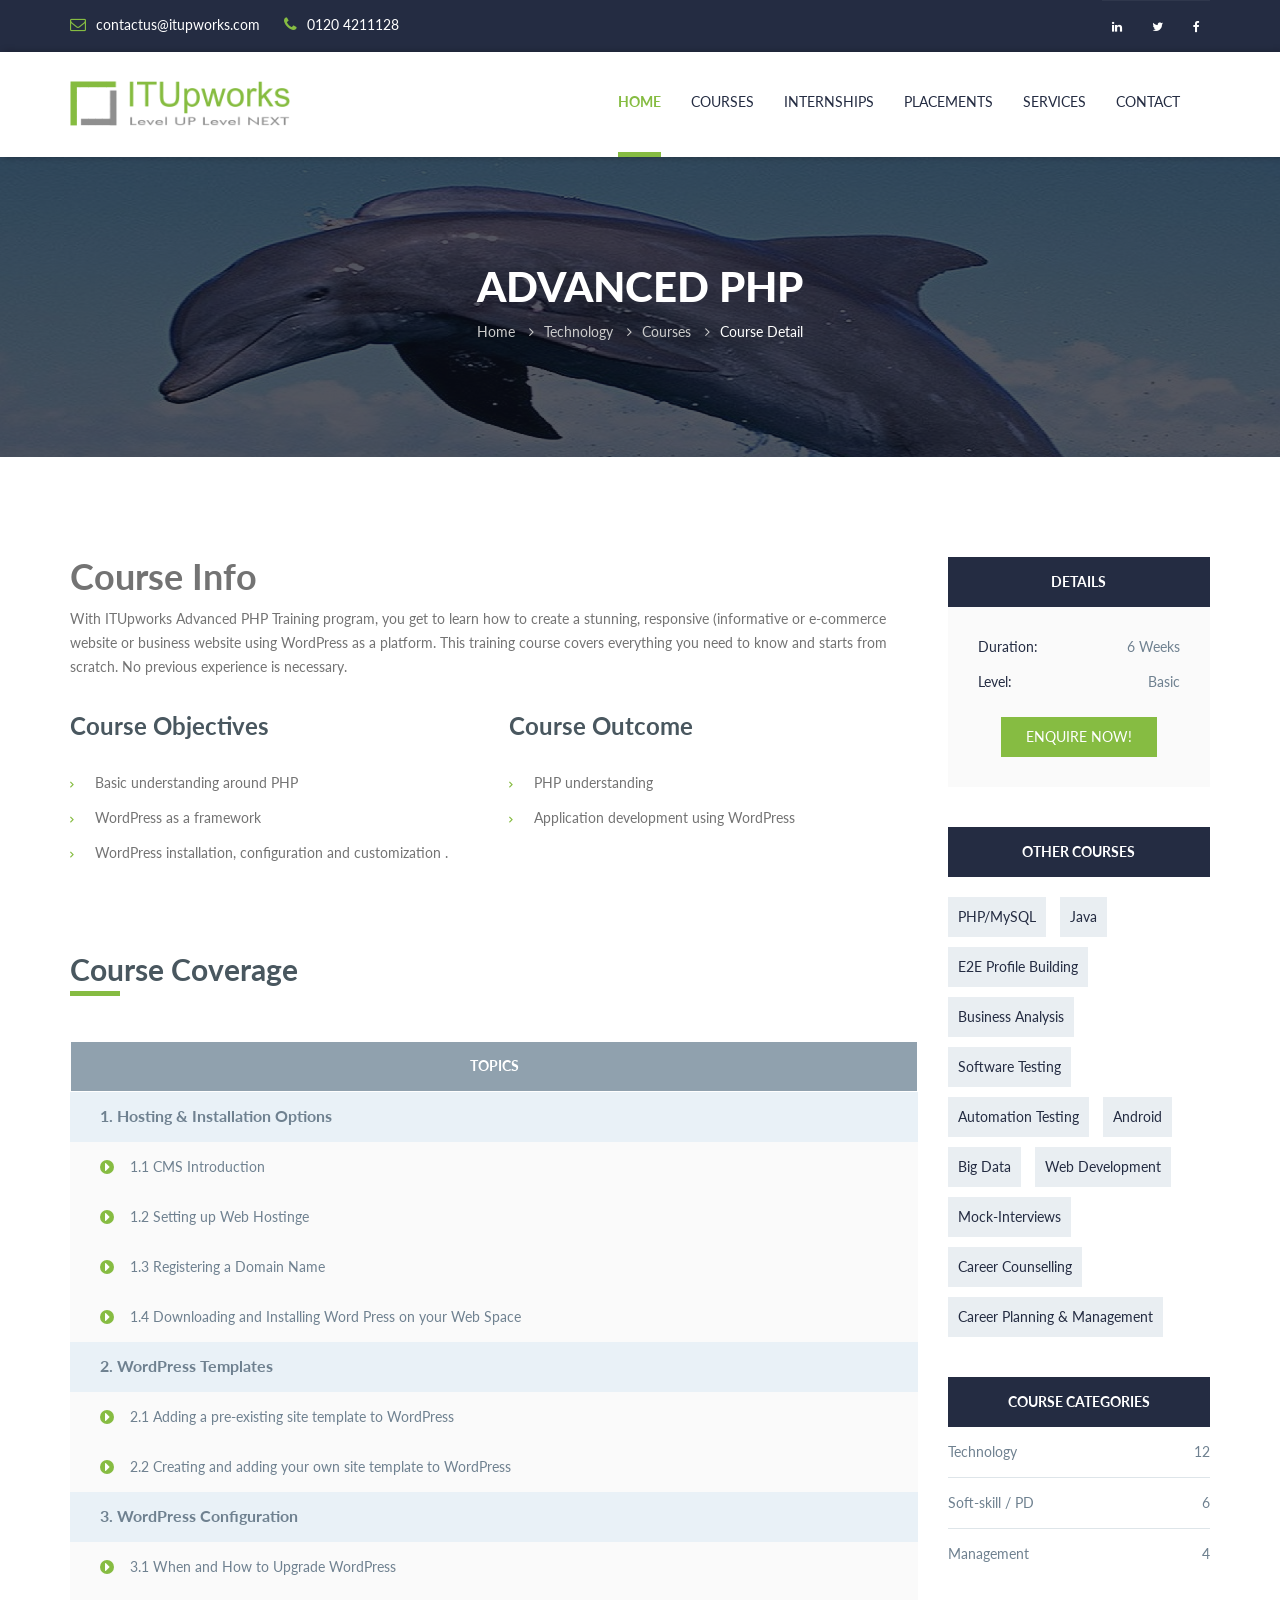
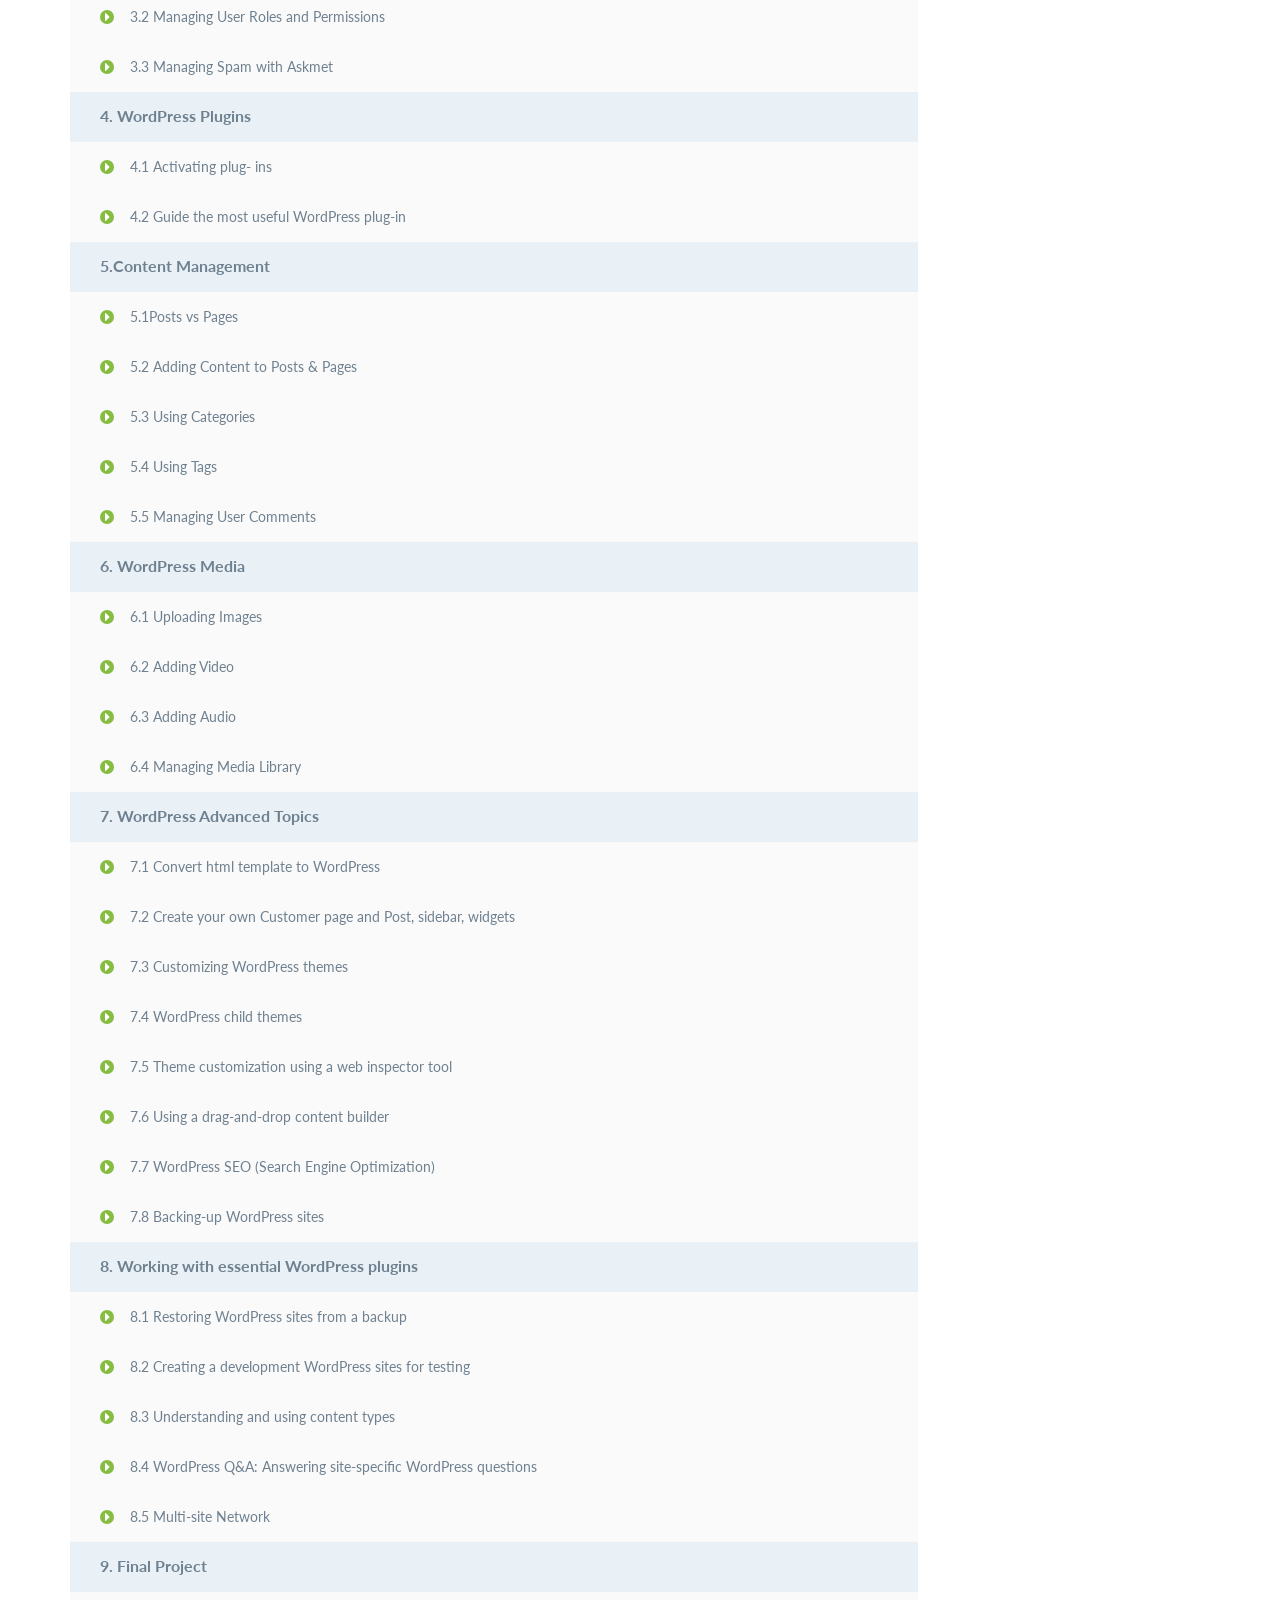
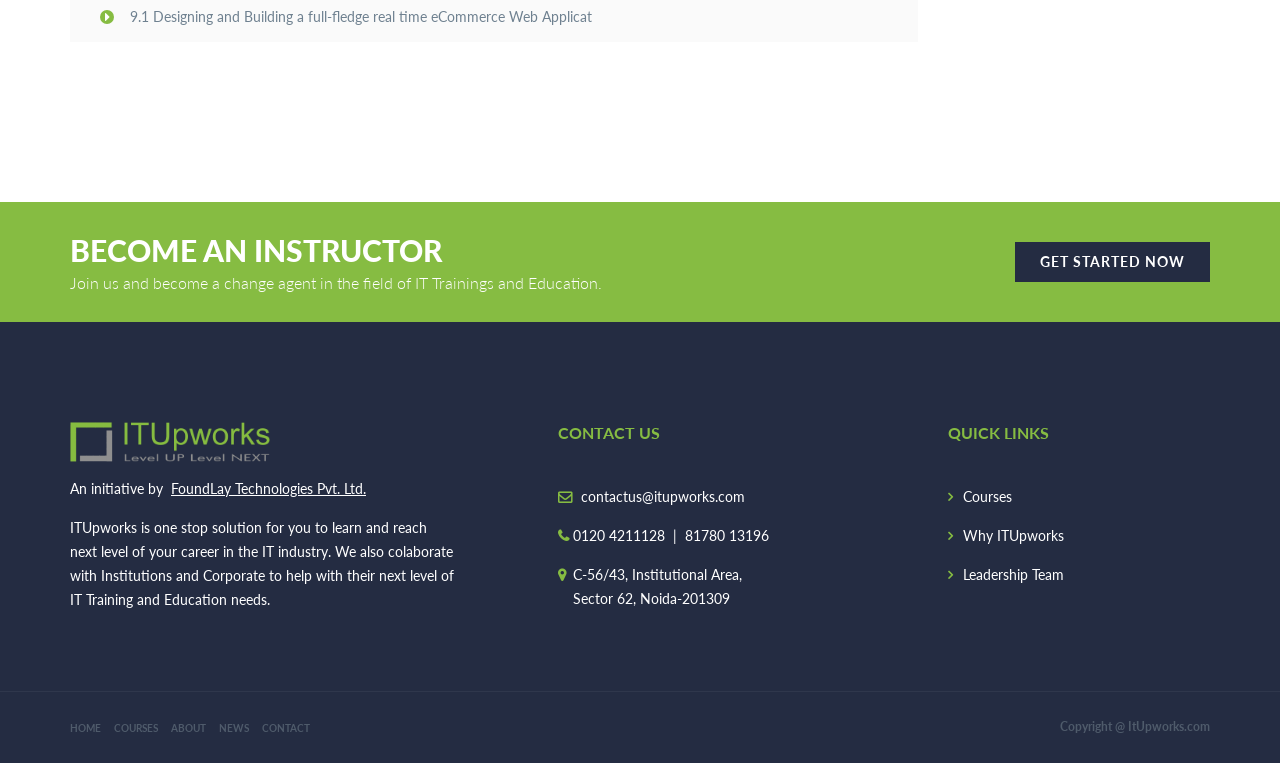
<file: itupworks.com/Advanced-php-cms-training.html>
<!DOCTYPE html>
<html lang="en">
<head><title>ITUpworks | Best PHP Training Institute Noida | Assured Placement Assistance</title>
    <meta charset="utf-8">
    <meta name="viewport" content="width=device-width, initial-scale=1.0">
    
    <meta name="description" content="ITUpworks offers multi level PHP training programs starting from 'Core' to 'Advanced' to 'Professional'.
Our Core PHP training program is best suited for beginners who wish to start learning PHP from ground zero. To ensure job placements, we work with best of the professionals from the industry, build on your fundamentals and conceptual understanding, thereby leveraging it onto the practicals and the real time project implementations.."/>
     
     
     <meta name="keywords" content="technical training, professional training, vocational training, certification courses, online courses, project training, e-learning, Corporate Training, Classroom Training, Campus Training, Boot Camp Training, Online Training, 6 months industrial training Noida, 6 weeks industrial training Noida, 6 months industrial training Delhi ncr, live project training ncr, Big Data & Hadoop, SAS course, Android Development, Python, Oracle Database 11G, Salesforce Admin, Project management Professional, PMP, ITIL, RHCSA, Certified Ethical Hacking, Practice AutoCAD, PHP Training, JAVA/J2EE & SOA, Automation Testing, Smart Plant 3D (SP3D), technical, professional, vocational, certification , online, project , e-learning, training, courses"/>
     
     
     
    <!-- LIBRARY FONT-->
    <link type="text/css" rel="stylesheet" href="https://fonts.googleapis.com/css?family=Lato:400,400italic,700,900,300">
    <link type="text/css" rel="stylesheet" href="assets/font/font-icon/font-awesome-4.4.0/css/font-awesome.css">
    <link type="text/css" rel="stylesheet" href="assets/font/font-icon/font-svg/css/Glyphter.css">
    <!-- LIBRARY CSS-->
    <link type="text/css" rel="stylesheet" href="assets/libs/animate/animate1.css">
    <link type="text/css" rel="stylesheet" href="assets/libs/bootstrap-3.3.5/css/bootstrap1.css">
    <link type="text/css" rel="stylesheet" href="assets/libs/owl-carousel-2.0/assets/owl.carousel.css">
    <link type="text/css" rel="stylesheet" href="assets/libs/selectbox/css/jquery.selectbox.css">
    <link type="text/css" rel="stylesheet" href="assets/libs/fancybox/css/jquery.fancybox.css">
    <link type="text/css" rel="stylesheet" href="assets/libs/fancybox/css/jquery.fancybox-buttons.css">
    <link type="text/css" rel="stylesheet" href="assets/libs/media-element/build/mediaelementplayer.min.css">
    <!-- STYLE CSS    -->
    <link type="text/css" rel="stylesheet" href="assets/css/color-111.css" id="color-skins">
    <!--link(type="text/css", rel='stylesheet', href='#', id="color-skins")-->
    <script src="assets/libs/jquery/jquery-2.1.4.min1.js"></script>
    <script src="assets/libs/js-cookie/js.cookie1.js"></script>
	<style>.modal-header {
    padding: 2px 16px;
    }
	</style>
    <!--script.--><!--    if ((Cookies.get('color-skin') != undefined) && (Cookies.get('color-skin') != 'color-111')) {--><!--        $('#color-skins').attr('href', 'assets/css/' + Cookies.get('color-skin') + '.css');--><!--    } else if ((Cookies.get('color-skin') == undefined) || (Cookies.get('color-skin') == 'color-111')) {--><!--        $('#color-skins').attr('href', 'assets/css/color-111.css');--><!--    }-->
	<script>
	function becomeFocus() {
    	$('#bname').focus();
		}
    function become_An_Instructor(){
	    var name = document.getElementById("bname").value;
        var email = document.getElementById("bemail").value;
        var mobile = document.getElementById("bmobile").value;
		var Expertise = document.getElementById("bExpertise").value;
		$.ajax({
            url: "Become_An_Instructor.php",
            data:{
			'name':name,
			'email':email,
			'mobile':mobile,
			'expertise':Expertise
			},
            type: "POST",
            success: function(data){
			$data=JSON.parse(data);
            $("#bmyform").html($data);
			document.getElementById("bname").readOnly = true;
			document.getElementById("bemail").readOnly = true;
			document.getElementById("bmobile").readOnly = true;
			document.getElementById("bExpertise").readOnly = true;
            },
            
        });
    }
	</script>
	<script>
	function enrollFocus() {
    	$('#ename').focus();
		}
    function enroll_now(){
        var name = document.getElementById("ename").value;
        var email = document.getElementById("eemail").value;
        var mobile = document.getElementById("emobile").value;
		var course = document.getElementById("course_name").value; 
		var Educational = document.getElementById("Educational").value;
		$.ajax({
            url: "Enroll_now.php",
            data:{
			'name':name,
			'email':email,
			'mobile':mobile,
			'course':course,
			'Educational':Educational
			},
            type: "POST",
            success: function(data){
			$data=JSON.parse(data);
            $("#emyform").html($data);
			document.getElementById("ename").readOnly = true;
			document.getElementById("eemail").readOnly = true;
			document.getElementById("emobile").readOnly = true;
			document.getElementById("course_name").readOnly = true;
			document.getElementById("Educational").readOnly = true;
            },
            
        });
    }
	</script>
	</head>
<body><!-- HEADER-->
<header>
    <div class="header-topbar">
        <div class="container">
            <div class="topbar-left pull-left">
                <div class="email"><i class="topbar-icon fa fa-envelope-o"></i>contactus@itupworks.com</div>
                <div class="hotline"><i class="topbar-icon fa fa-phone"></i>0120 4211128</div>
            </div>
            <div class="topbar-right pull-right">
                <div class="socials"><a href="https://www.linkedin.com/company/itupworks/" target="_blank" class="linkedin"><i class="fa fa-linkedin"></i></a><a href="http://www.twitter.com/itupworks" target="_blank" class="twitter"><i class="fa fa-twitter"></i></a><a href="http://www.facebook.com/itupworks" target="_blank" class="facebook"><i class="fa fa-facebook"></i></a><!--a href="#" class="pinterest"><!---i class="fa fa-pinterest"></i></a><a href="#" class="blog"><i class="fa fa-rss"></i></a><a href="#" class="dribbble"><i class="fa fa-dribbble"></i></a---></div>
                <!---div class="group-sign-in"><a href="login.html" class="login">login</a><a href="register.html" class="register">register</a></div--->
            </div>
        </div>
    </div>
    <div class="header-main homepage-01">
        <div class="container">
            <div class="header-main-wrapper">
                <div class="navbar-heade">
                    <div class="logo pull-left"><a href="index.html" class="header-logo"><img src="assets/images/logo/FoundLayEducation_Logo.png" alt=""/></a></div>
                    <button type="button" data-toggle="collapse" data-target=".navigation" class="navbar-toggle edugate-navbar"><span class="icon-bar"></span><span class="icon-bar"></span><span class="icon-bar"></span></button>
                </div>
                <nav class="navigation collapse navbar-collapse pull-right" >
					 <ul class="nav-links nav navbar-nav" >
                        <li class="dropdown  active" ><a href="index.html"  class="main-menu">Home<!--span class="fa fa-angle-down icons-dropdown"></span--></a>
                      <ul class="dropdown-menu edugate-dropdown-menu-1">
                                <li><a href="index.html#about" class="link-page">About</a></li>
                                <li><a href="index.html#latest_news" class="link-page">News</a></li>
                                
                               
                            </ul>
                        </li>
					<!--<li class="dropdown"  ><a href="#about" class="main-menu">About</a>
                        </li>-->
                        <li class="dropdown" ><a href="index.html#courses" class="main-menu">Courses<!--span class="fa fa-angle-down icons-dropdown"></span--></a>
                            <ul class="dropdown-menu edugate-dropdown-menu-1">
                                <li><a href="courses.html" class="link-page">Technology</a></li>
                                  <li><a href="Testing_&_Business_Analysis.html" class="link-page">Testing & Business Analysis</a></li>
                                   
                                   <li><a href="Soft-Skills.html" class="link-page">Soft-Skills</a></li>
                                   
                                   <li><a href="Academic-Programs.html" class="link-page">Academic Programs</a></li>
                                   <li><a href="Careers.html" class="link-page">Careers</a></li>
                                   <li><a href="Management.html" class="link-page"> Management</a></li>
                               
                              
                                <li><a href="Certified_Courses.html" class="link-page">Certified Courses</a></li>
                               
                                
                                
                            </ul>
                        </li>
                        
                        
                        
                         <li class="dropdown" ><a href="internship.html" class="main-menu">Internships <!--span class="fa fa-angle-down icons-dropdown"></span--></a>
                            <!--ul class="dropdown-menu edugate-dropdown-menu-1">
                                <li><a href="courses.html" class="link-page">courses</a></li>
                                <li><a href="courses-detail.html" class="link-page">course detail</a></li>
                                <li><a href="events.html" class="link-page">events</a></li>
                                <li><a href="event-detail.html" class="link-page">event detail</a></li>
                            </ul-->
                        </li>
                        
                         
                            <!--ul class="dropdown-menu edugate-dropdown-menu-1">
                                <li><a href="courses.html" class="link-page">courses</a></li>
                                <li><a href="courses-detail.html" class="link-page">course detail</a></li>
                                <li><a href="events.html" class="link-page">events</a></li>
                                <li><a href="event-detail.html" class="link-page">event detail</a></li>
                            </ul-->
                        </li>
                        
                        
                        
                        
                        
                         <li class="dropdown" ><a href="placement.html" class="main-menu">Placements   <!--span class="fa fa-angle-down icons-dropdown"></span--></a>
                            <!--ul class="dropdown-menu edugate-dropdown-menu-1">
                                <li><a href="courses.html" class="link-page">courses</a></li>
                                <li><a href="courses-detail.html" class="link-page">course detail</a></li>
                                <li><a href="events.html" class="link-page">events</a></li>
                                <li><a href="event-detail.html" class="link-page">event detail</a></li>
                            </ul-->
                        </li>
                        
                        
                        
                        
                        
                        
						<!---New list added by tara for requirement of new site--->
						<li class="dropdown"><a style="cursor:pointer;" class="main-menu">Services</a>
						<ul class="dropdown-menu edugate-dropdown-menu-1">
                                <li><a href="index.html#institute" class="link-page">For Institutes</a></li>
                                <li><a href="index.html#corporate" class="link-page">For Corporates</a></li>
                                
                        </ul>
                        </li>
                        <!---li class="dropdown"><a href="gallery-3column.html" class="main-menu">gallery<span class="fa fa-angle-down icons-dropdown"></span></a-->
                            <!--ul class="dropdown-menu edugate-dropdown-menu-1">
                                <li><a href="gallery-3column.html" class="link-page">gallery 3 column</a></li>
                                <li><a href="gallery-4column.html" class="link-page">gallery 4 column</a></li>
                                <li><a href="gallery-masonry.html" class="link-page">gallery masonry</a></li>
                            </ul>
                        </li--->
                        <!---li class="dropdown"><a href="categories.html" class="main-menu">pages<span class="fa fa-angle-down icons-dropdown"></span></a>
                            <!--ul class="dropdown-menu edugate-dropdown-menu-1">
                                <li><a href="categories.html" class="link-page">categories</a></li>
                                <li><a href="profile-teacher.html" class="link-page">profile teacher</a></li>
                                <li><a href="about-us.html" class="link-page">about us</a></li>
                                <li><a href="login.html" class="link-page">login</a></li>
                                <li><a href="register.html" class="link-page">register</a></li>
                                <li><a href="404.html" class="link-page">404 page</a></li>
                                <li><a href="faq.html" class="link-page">FAQ page</a></li>
                            </ul>
                        </li--->
                        <!--<li class="dropdown"><a href="#latest_news" class="main-menu">News<!---span class="fa fa-angle-down icons-dropdown"></span---></a>
                            <!---ul class="dropdown-menu edugate-dropdown-menu-1">
                                <li><a href="news.html" class="link-page">news list</a></li>
                                <li><a href="news-grid.html" class="link-page">news grid</a></li>
                                <li><a href="news-grid-nonsidebar.html" class="link-page">news grid nonsidebar</a></li>
                                <li><a href="news-masonry.html" class="link-page">news masonry</a></li>
                                <li><a href="news-detail.html" class="link-page">news detail</a></li>
                            </ul--->
                      <!--  </li>-->
                        <li><a href="contact-us.html" class="main-menu">Contact</a></li>
                        <!---li class="button-search"><p class="main-menu"><i class="fa fa-search"></i></p></li--->
                        <!--div class="nav-search hide">
                            <!--form><input type="text" placeholder="Search" class="searchbox"/>
                                <button type="submit" class="searchbutton fa fa-search"></button>
                            </form>
                        </div--->
                    </ul>
                </nav>
            </div>
        </div>
    </div>
</header>
<!-- WRAPPER Modal popup box when click become an instructor-->
<div class="modal  bg-w-form contact-form" id="become_an_instructor" role="dialog" >
    <div class="modal-dialog">
    
      <!-- Modal content-->
      <div class="modal-content">
	   <form onsubmit="become_An_Instructor();return false" >
        <div class="modal-header"> 
		 <button type="button" class="close" data-dismiss="modal" style="font-size: 50px;">×</button>
         <h3><center>Become an Instructor</center></h3>
        </div>
		<div class="row">
        <div class="modal-body col-md-10 col-md-offset-1">
		  <div class="modal-body col-md-6">
          <label for="regname" class="control-label form-label ">Name <span class="highlight">*</span></label><input id="bname" type="text" placeholder="" required class="form-control form-input" style="border:1px solid black; background-color:  lightgray;"  /><!--p.help-block Warning !-->
		  </div>
		  <div class="modal-body col-md-6"><label for="regemail" class="control-label form-label">Email <span class="highlight">*</span></label><input id="bemail" type="email" placeholder="" class="form-control form-input" style="border:1px solid black; background-color:  lightgray;" required />
		  </div>
		  <div class="modal-body col-md-6"><label for="regpassword" class="control-label form-label">Mobile No. <span class="highlight">*</span></label><input id="bmobile"type="number"  min="0" max="10000000000" placeholder="" class="form-control form-input" style="border:1px solid black; background-color:  lightgray;" required/>
		  </div>
		  <div class="modal-body col-md-6">
		  <label for="regpassword" class="control-label form-label">Area Of Expertise <span class="highlight">*</span></label><input id="bExpertise" type="text" placeholder="" class="form-control form-input" style="border:1px solid black; background-color:  lightgray;" required/>
		  </div>
		   <div class="modal-body col-md-6 col-md-offset-2 ">
		   <input type="submit" data-dismiss="modal" class="btn btn-register btn-green" value="Cancel"></input>
		   &nbsp;&nbsp;<input  type="submit" onfocusout="becomeFocus()" class="btn btn-register btn-green" value="submit"></input>
		   </div>
		</div>
		</div>
        <div class="modal-footer" >
			<center> <div id="bmyform"></div></center>
        </div>
		</form>
      </div>
      
    </div>
</div>
<!-- WRAPPER Modal popup box close when click become an instructor-->
<!-- WRAPPER Modal popup box when click enroll now-->
<div class="modal fade bg-w-form contact-form" id="enroll_now" role="dialog">
    <div class="modal-dialog">
    
      <!-- Modal content-->
      <div class="modal-content">
	  <form onsubmit="enroll_now();return false" >
        <div class="modal-header"> 
		 <button type="button" class="close" data-dismiss="modal" style="font-size: 50px;">×</button>
         <h3><center>Enroll</center></h3>
        </div>
		<div class="row">
			<div class="modal-body col-md-10 col-md-offset-1" >
			  <div class="modal-body col-md-6">
			  <label for="regname" class="control-label form-label ">Name <span class="highlight">*</span></label><input id="ename" type="text" placeholder="" required class="form-control form-input" style="border:1px solid black; background-color:  lightgray;"  /><!--p.help-block Warning !-->
			  </div>
			  <div class="modal-body col-md-6">
			  <label for="regemail" class="control-label form-label">Email <span class="highlight">*</span></label><input id="eemail" type="email" placeholder="" class="form-control form-input" style="border:1px solid black; background-color:  lightgray;" required />
			  </div>
			  
			  
			  <div class="modal-body col-md-6">
			  <label for="regpassword" class="control-label form-label">Mobile No. <span class="highlight">*</span></label><input id="emobile"  id="bmobile"type="number"  min="0" max="10000000000" placeholder="" class="form-control form-input" style="border:1px solid black; background-color:  lightgray;" required/>
			  <!---label for="regpassword" class="control-label form-label">Area Of Expertise <span class="highlight">*</span></label><input id="Expertise" type="password" placeholder="" class="form-control form-input" style="border:1px solid black; background-color:  lightgray;" required/--->
			  
			   </div>
			    <div class="modal-body col-md-6">
			  <label for="Educational " class="control-label form-label">Education Qualification <span class="highlight">*</span></label><input id="Educational"   type="text"   placeholder="e.g BCA/MCA/B.tech/M.tech" class="form-control form-input" style="border:1px solid black; background-color:  lightgray;" required/>
			  <!---label for="regpassword" class="control-label form-label">Area Of Expertise <span class="highlight">*</span></label><input id="Expertise" type="password" placeholder="" class="form-control form-input" style="border:1px solid black; background-color:  lightgray;" required/--->
			   <input id="course_name" hidden type="text" value="PHP-6 Weeks" >
			   </div>
			   
			   
			   <div class="modal-body col-md-6 col-md-offset-2">
			  <input type="submit" data-dismiss="modal" onfocusout="enrollFocus()" class="btn btn-register btn-green" value="Cancel"/>&nbsp;&nbsp;<input  type="submit" class="btn btn-register btn-green" value="Submit"></input>
			  </div>
		   </div>
		</div>
        <div class="modal-footer" >
			<center> <div id="emyform"></div></center>
        </div>
		</form>
      </div>
      
    </div>
</div>
<!-- WRAPPER Modal popup box close when click enroll now-->
<!-- WRAPPER-->
<div id="wrapper-content"><!-- PAGE WRAPPER-->
    <div id="page-wrapper"><!-- MAIN CONTENT-->
        <div class="main-content"><!-- CONTENT-->
            <div class="content">
                <div class="section background-opacity page-title set-height-top" style="background-image: url('assets/images/courses/PHP/banner.jpg');">
                    <div class="container">
                        <div class="page-title-wrapper"><!--.page-title-content--><h2 class="captions">Advanced php</h2>
                            <ol class="breadcrumb">
                                <li><a href="index.html">Home</a></li>
                                <li><a href="courses.html#technology">Technology</a></li>
                                <li><a href="courses.html#technology">Courses</a></li>
                                <li class="active"><a href="#">course detail</a></li>
                            </ol>
                        </div>
                    </div>
                </div>
                <!---div class="section">
                    <div class="search-input">
                        <div class="container">
                            <div class="search-input-wrapper">
                                <form><select class="form-select style-1 selectbox">
                                    <option value="all">all categories</option>
                                    <option value="languages">languages</option>
                                    <option value="science">science</option>
                                </select><select class="form-select style-2 selectbox">
                                    <option value="price">price</option>
                                    <option value="datetime">datetime</option>
                                    <option value="teacher">teacher</option>
                                </select><input type="text" placeholder="Do you want to learn today?" class="form-input"/>
                                    <button type="submit" class="form-submit btn btn-blue"><span>search now<i class="fa fa-search"></i></span></button>
                                    <div class="clearfix"></div>
                                </form>
                            </div>
                        </div>
                    </div>
                </div-->
                <div class="section section-padding courses-detail">
                    <div class="container">
                        <div class="courses-detail-wrapper">
                            <div class="row">
                                <div class="col-md-9 layout-left"><h1 class="course-title">Course Info</h1>

                                     <!---div class="course-info info">
                                        <div class="author item"><a href="#"><span>By&nbsp;</span><span>Emma Watson</span></a></div>
                                        <div class="date-time item"><a href="#">20 Aug 2015</a></div>
                                    </div-->
                                    <!--div class="course-video">
                                        <iframe src="https://www.youtube.com/embed/xo1VInw-SKc?list=PL7JgdmQ0zTfatnGhUnRBnhMwYEraSIRdD" allowfullscreen="allowfullscreen"></iframe>
                                        <div class="video-btn">
                                            <button class="btn btn-grey video-btn-right pull-right"><span>next lesson</span><i class="fa fa-angle-right"></i></button>
                                            <button class="btn btn-grey video-btn-left pull-right"><i class="fa fa-angle-left"></i><span>previous lesson</span></button>
                                        </div>
                                        <div class="clearfix"></div>
                                    </div--->
                                    <div class="course-des">
                                        <!---div class="course-des-title underline">Courses Info</div-->
                                        <div class="course-des-content"><p>With ITUpworks Advanced PHP Training program, you get to learn how to create a stunning, responsive (informative or e-commerce website or business website using WordPress as a platform. This training course covers everything you need to know and starts from scratch. No previous experience is necessary.</p>
                                            <!---blockquote>
                                                <div class="main-quote">Video courses to build new skills from start to finish.</div>
                                                <div class="sub-quote">Lorem ipsum dolor sit amet, feugiat delicata liberavisse id cum, no quo maiorum intellegebat, liber regione eu sit. Mea cu case ludus integre.</div>
                                                <footer>Amber Ivy&nbsp;
                                                    <small>(Grancie Company)</small>
                                                </footer>
                                            </blockquote--->
                                        </div>
										<br>
										<div class="news-list">
                                            <div class="row">
												
                                                <div class="col-md-6 col-sm-6 col-xs-6">
												<div class="list-expand-title">Course Objectives</div>
                                                    <ul class="list-unstyled list-detail">
                                                        <li><i class="fa fa-angle-right"></i>  Basic understanding around PHP</li>
                                                        <li><i class="fa fa-angle-right"></i> WordPress as a framework </li>
														<li><i class="fa fa-angle-right"></i>  WordPress installation, configuration and customization
                                                    
.</li>
                                                    </ul>
                                                   

                                                    
                                                    
                                                </div>
												<div class="col-md-6 col-sm-6 col-xs-6">
												<div class="list-expand-title">Course Outcome</div>
                                                    <ul class="list-unstyled list-detail">
                                                        <li><i class="fa fa-angle-right"></i>PHP understanding</li>
                                                        <li><i class="fa fa-angle-right"></i>Application development using WordPress</li>
                                                    </ul>
                                                </div>
                                            </div>
                                        </div>
                                        <!--div class="news-list">
                                            <div class="list-expand-title">Requirements</div>
                                            <div class="row">
                                                <div class="col-md-6 col-sm-6 col-xs-6">
                                                    <ul class="list-unstyled list-detail">
                                                        <li><i class="fa fa-angle-right"></i><a href="#">Phasellus sit amet velit auctor turpis rhoncus.</a></li>
                                                        <li><i class="fa fa-angle-right"></i><a href="#">Phasellus sed dolor sodales, eleifend ipsum eu.</a></li>
                                                        <li><i class="fa fa-angle-right"></i><a href="#">Nullam id dolor in ex eleifend tempus.</a></li>
                                                        <li><i class="fa fa-angle-right"></i><a href="#">Etiam id lorem vel neque faucibus fermentum.</a></li>
                                                        <li><i class="fa fa-angle-right"></i><a href="#">Nunc tincidunt augue in enim sollicitudin feugiat.</a></li>
                                                    </ul>
                                                </div>
                                                <div class="col-md-6 col-sm-6 col-xs-6">
                                                    <ul class="list-unstyled list-detail">
                                                        <li><i class="fa fa-angle-right"></i><a href="#">Phasellus sit amet velit auctor turpis rhoncus.</a></li>
                                                        <li><i class="fa fa-angle-right"></i><a href="#">Phasellus sed dolor sodales, eleifend ipsum eu.</a></li>
                                                        <li><i class="fa fa-angle-right"></i><a href="#">Nullam id dolor in ex eleifend tempus.</a></li>
                                                        <li><i class="fa fa-angle-right"></i><a href="#">Etiam id lorem vel neque faucibus fermentum.</a></li>
                                                        <li><i class="fa fa-angle-right"></i><a href="#">Nunc tincidunt augue in enim sollicitudin feugiat.</a></li>
                                                    </ul>
                                                </div>
                                            </div>
                                        </div--->
										<!---New Div added by tara for create key feature of particular course--->
										<!---div class="news-list">
                                            <div class="list-expand-title">Key Features</div>
                                            <div class="row">
                                                <div class="col-md-6 col-sm-6 col-xs-6">
                                                    <ul class="list-unstyled list-detail">
                                                        <li><i class="fa fa-angle-right"></i><a href="#">20+ dedicated sessions</a></li>
                                                        <li><i class="fa fa-angle-right"></i><a href="#">Sessions ensure holistic growth of the candidate</a></li>
                                                        <li><i class="fa fa-angle-right"></i><a href="#">IT Industry veterans as Faculty</a></li>
                                                    </ul>
                                                </div>
												<div class="col-md-6 col-sm-6 col-xs-6">
                                                    <ul class="list-unstyled list-detail">
                                                        <li><i class="fa fa-angle-right"></i><a href="#">Enable creation of Real world dynamic web sites</a></li>
														<li><i class="fa fa-angle-right"></i><a href="#">Real world product development exposure</a></li>
                                                    </ul>
                                                </div>
                                            </div>
                                        </div--->
                                    </div>
								 <div class="course-syllabus">
                                        <div class="course-syllabus-title underline">Course Coverage</div>
                                        <div class="course-table">
                                            <div class="outer-container">
                                                <div class="inner-container">
                                                    <div class="table-header">
                                                        <table class="edu-table-responsive">
                                                            <thead>
                                                            <tr class="heading-table">
                                                                <th class="col-1">TOPICS</th>
                                                               
                                                            </tr>
                                                            </thead>
                                                        </table>
                                                    </div>
                                                    <div class="table-body">
                                                        <table class="edu-table-responsive table-hover">
                                                            <tbody><tr class="heading-content">
                             <td colspan="4" class="left heading-content">1. Hosting & Installation Options</td>
                                                            </tr>
                                                            <tr class="table-row">
                                                                <td class="left col-1"><i class="bg-green mr25 fa fa-caret-right"></i><span>1.1 CMS Introduction</span></td>
                                                                
                                                            </tr>
                                                            
                                                            <tr class="table-row">
                                                                <td class="left col-1"><i class="bg-green mr25 fa fa-caret-right"></i><span>1.2 Setting up Web Hostinge</span></td>
                                                                
                                                            </tr>
                                                            <tr class="table-row">
                                                                <td class="left col-1"><i class="bg-green mr25 fa fa-caret-right"></i><span>1.3 Registering a Domain Name</span></td>
                                                                
                                                            </tr>
                                                            <tr class="table-row">
                                                                <td class="left col-1"><i class="bg-green mr25 fa fa-caret-right"></i><span>1.4 Downloading and Installing Word Press on your Web Space</span></a></td>
                                                                
                                                            
                                                               


                                                            <tr class="heading-content">
                                                                <td colspan="4" class="left heading-content">2. WordPress Templates</td>
                                                            </tr>
                                                            <tr class="table-row">
                                                                <td class="left col-1"><i class="bg-green mr25 fa fa-caret-right"></i><span>2.1 Adding a pre-existing site template to WordPress</span></td>
                                                                
                                                            </tr>
                                                            <tr class="table-row">
                                                                <td class="left col-1"><i class="bg-green mr25 fa fa-caret-right"></i><span>2.2 Creating and adding your own site template to WordPress</span></td>
                                                                
                                                            </tr>
                                                            
                                                           
                                                           
                                                           
                                                           
                                                             <tr class="heading-content">
                                                                <td colspan="4" class="left heading-content">3. WordPress Configuration</td>
                                                            </tr>
                                                            <tr class="table-row">
                                                                <td class="left col-1"><i class="bg-green mr25 fa fa-caret-right"></i><span>3.1 When and How to Upgrade WordPress</span></td>
                                                                
                                                            </tr>
                                                            <tr class="table-row">
                                                                <td class="left col-1"><i class="bg-green mr25 fa fa-caret-right"></i><span>3.2 Managing User Roles and Permissions</span></td>
                                                                
                                                            </tr>
                                                            <tr class="table-row">
                                                                <td class="left col-1"><i class="bg-green mr25 fa fa-caret-right"></i><span>3.3 Managing Spam with Askmet</span></a></td>
                                                                
                                                            </tr>
                                                            
                                                            
                                                            
                                                           <tr class="heading-content">
                                                                <td colspan="4" class="left heading-content">4. WordPress Plugins</td>
                                                            </tr>
                                                            <tr class="table-row">
                                                                <td class="left col-1"><i class="bg-green mr25 fa fa-caret-right"></i><span>4.1 Activating plug- ins</span></td>
                                                                
                                                            </tr>
                                                            <tr class="table-row">
                                                                <td class="left col-1"><i class="bg-green mr25 fa fa-caret-right"></i><span>4.2 Guide the most useful WordPress plug-in</span></td>
                                                                
                                                            </tr>
                                                           
                                                            
                                                            
                                                            <tr class="heading-content">
                                                                <td colspan="4" class="left heading-content">5.Content Management</td>
                                                            </tr>
                                                            <tr class="table-row">
                                                                <td class="left col-1"><i class="bg-green mr25 fa fa-caret-right"></i><span>5.1Posts vs Pages</span></td>
                                                                
                                                            </tr>
                                                            <tr class="table-row">
                                                                <td class="left col-1"><i class="bg-green mr25 fa fa-caret-right"></i><span>5.2 Adding Content to Posts & Pages</span></td>
                                                                
                                                            </tr>
                                                            
                                                            
                                                           <tr class="table-row">
                                                                <td class="left col-1"><i class="bg-green mr25 fa fa-caret-right"></i><span>5.3 Using Categories</span></td>
                                                                
                                                            </tr>
                                                           
                                                           
                                                           
                                                         <tr class="table-row">
                                                                <td class="left col-1"><i class="bg-green mr25 fa fa-caret-right"></i><span>5.4 Using Tags</span></td>
                                                                
                                                            </tr>
                                                              
                                                           
                                                           
                                                           
                                                          
                                                            <tr class="table-row">
                                                                <td class="left col-1"><i class="bg-green mr25 fa fa-caret-right"></i><span>5.5  Managing User Comments</span></td>
                                                                
                                                            </tr>
                                                             
                                                           
                                                     <tr class="heading-content">
                                                                <td colspan="4" class="left heading-content">6. WordPress Media</td>
                                                            </tr>
                                                            
                                                            
                                                            




                                                            <tr class="table-row">
                                                                <td class="left col-1"><i class="bg-green mr25 fa fa-caret-right"></i><span>6.1 Uploading Images</span></td>
                                                                
                                                            </tr>
                                                            <tr class="table-row">
                                                                <td class="left col-1"><i class="bg-green mr25 fa fa-caret-right"></i><span>6.2 Adding Video</span></td>
                                                                
                                                            </tr>
                                                            
                                                            
                                                           <tr class="table-row">
                                                                <td class="left col-1"><i class="bg-green mr25 fa fa-caret-right"></i><span>6.3 Adding Audio</span></td>
                                                                
                                                            </tr>
                                                                  
                                                            <tr class="table-row">
                                                                <td class="left col-1"><i class="bg-green mr25 fa fa-caret-right"></i><span>6.4 Managing Media Library </span></td>
                                                                
                                                            </tr>
                                                           
                                                           <tr class="heading-content">
                                                                <td colspan="4" class="left heading-content">7. WordPress Advanced Topics</td>
                                                            </tr>
                                                            
                                                            
                                                         
 

  
                                                            <tr class="table-row">
                                                                <td class="left col-1"><i class="bg-green mr25 fa fa-caret-right"></i><span>7.1  Convert html template to WordPress</span></td>
                                                                
                                                            </tr>
                                                            <tr class="table-row">
                                                                <td class="left col-1"><i class="bg-green mr25 fa fa-caret-right"></i><span>7.2 Create your own Customer page and Post, sidebar, widgets</span></td>
                                                                
                                                            </tr>
                                                            
                                                            
                                                           <tr class="table-row">
                                                                <td class="left col-1"><i class="bg-green mr25 fa fa-caret-right"></i><span>7.3  Customizing WordPress themes</span></td>
                                                                
                                                            </tr>
                                                                  
                                                                    
                                                            
                                                     <tr class="table-row">
                                                                <td class="left col-1"><i class="bg-green mr25 fa fa-caret-right"></i><span>7.4  WordPress child themes</span></td>
                                                                
                                                            </tr>
                                                            
                                                            
                                                            
                                                                   
                                                     <tr class="table-row">
                                                                <td class="left col-1"><i class="bg-green mr25 fa fa-caret-right"></i><span>7.5 Theme customization using a web inspector tool</span></td>
                                                                
                                                            </tr>
                                                                 
                                                             <tr class="table-row">
                                                                <td class="left col-1"><i class="bg-green mr25 fa fa-caret-right"></i><span>7.6 Using a drag-and-drop content builder</span></td>
                                                                
                                                            </tr>
                                                                      
                                                                  <tr class="table-row">
                                                                <td class="left col-1"><i class="bg-green mr25 fa fa-caret-right"></i><span>7.7 WordPress SEO (Search Engine Optimization)</span></td>
                                                                
                                                            </tr>
                                                                  <tr class="table-row">
                                                                <td class="left col-1"><i class="bg-green mr25 fa fa-caret-right"></i><span>7.8 Backing-up WordPress sites</span></td>
                                                                
                                                            </tr>
                                                                 
                                                                 
                                                                 
                                                            
                                                           <tr class="heading-content">
                                                                <td colspan="4" class="left heading-content">8. Working with essential WordPress plugins</td>
                                                            </tr>
                                                            <tr class="table-row">
                                                                <td class="left col-1"><i class="bg-green mr25 fa fa-caret-right"></i><span>8.1 Restoring WordPress sites from a backup</span></td>
                                                                
                                                            </tr>
                                                            <tr class="table-row">
                                                                <td class="left col-1"><i class="bg-green mr25 fa fa-caret-right"></i><span>8.2 Creating a development WordPress sites for testing</span></td>
                                                                
                                                            </tr>
                                                            
                                                            
                                                           <tr class="table-row">
                                                                <td class="left col-1"><i class="bg-green mr25 fa fa-caret-right"></i><span>8.3 Understanding and using content types</span></td>
                                                                
                                                            </tr> 
                                                            
                                                               
                                                           <tr class="table-row">
                                                                <td class="left col-1"><i class="bg-green mr25 fa fa-caret-right"></i><span>8.4 WordPress Q&A: Answering site-specific WordPress questions</span></td>
                                                                
                                                            </tr> 
                                                            
                                                               
                                                           <tr class="table-row">
                                                                <td class="left col-1"><i class="bg-green mr25 fa fa-caret-right"></i><span>8.5 Multi-site Network</span></td>
                                                                
                                                            
                                                            
                                                            
                                                            
                                                            <tr class="heading-content">
                                                                <td colspan="4" class="left heading-content">9. Final Project</td>
                                                            </tr>
                                                            <tr class="table-row">
                                                                <td class="left col-1"><i class="bg-green mr25 fa fa-caret-right"></i><span>9.1 Designing and Building a full-fledge real time eCommerce Web Applicat</span></td>
                                                                
                                                            </tr>
                                                            
                                                        
                                                         
                                                            
                                                            </tbody>
                                                        </table>
                                                    </div>
                                                </div>
                                            </div>
                                        </div>
                                    </div>
                                    <!---div class="course-syllabus">
                                        <!---div class="course-syllabus-title underline">Course Coverage</div--->
                                        <!---div class="course-table">
                                            <div class="outer-container">
                                                <div class="inner-container">
                                                    <div class="table-header">
                                                        <table class="edu-table-responsive">
                                                            <thead>
                                                            <tr class="heading-table">
                                                                <th class="col-4">title</th>
                                                                <th class="col-2">estimate time</th>
                                                                <!---th class="col-3">spent time</th>
                                                                <th class="col-4">status</th>
                                                            </tr>
                                                            </thead>
                                                        </table>
                                                    </div>
                                                    <div class="table-body">
                                                        <table class="edu-table-responsive table-hover">
                                                            <tbody>
                                                            <tr class="heading-content">
                                                                <td colspan="4" class="left heading-content">1. Introduction</td>
                                                            </tr>
                                                            <tr class="table-row">
                                                                <td class="left col-1"><a href="#"><i class="bg-green mr25 fa fa-caret-right"></i><span>1.1 Introduction</span></a></td>
                                                                <td class="col-2"><i class="w20 fa fa-clock-o"></i><span>50:20</span></td>
                                                                <!--td class="col-3"><i class="w20 fa fa-clock-o"></i><span>40:20</span></td>
                                                                <td class="green-color col-4"><i class="w27 fa fa-check-square"></i><span>Complete</span></td->
                                                            </tr>
                                                            <tr class="table-row">
                                                                <td class="left col-1"><a href="#"><i class="bg-green mr25 fa fa-caret-right"></i><span>1.1 Creating your project</span></a></td>
                                                                <td class="col-2"><i class="w20 fa fa-clock-o"></i><span>50:20</span></td>
                                                                <!--td class="col-3"><i class="w20 fa fa-clock-o"></i><span>20:20</span></td>
                                                                <td class="bold-color col-4"><i class="w27 fa fa-pencil-square-o"></i><span>Learning</span></td->
                                                            </tr>
                                                            <tr class="table-row">
                                                                <td class="left col-1"><a href="#"><i class="mr18 fa fa-file-text"></i><span>1.1 Document setup and background</span></a></td>
                                                                <td class="col-2"><i class="w20 fa fa-clock-o"></i><span>50:20</span></td>
                                                                <!---td class="col-3"></td>
                                                                <td class="col-4">
                                                                    <div class="bg-yellow">FREE</div->
                                                                </td>
                                                            </tr>
                                                            <tr class="table-row">
                                                                <td class="left col-1"><a href="#"><i class="mr18 fa fa-file-text"></i><span>1.1 Introduction</span></a></td>
                                                                <td class="col-2"><i class="w20 fa fa-clock-o"></i><span>50:20</span></td>
                                                                <!---td class="col-3"></td>
                                                                <td class="bolder-color col-4"><i class="w27 fa fa-lock"></i><span>Private</span></td->
                                                            </tr>
                                                            <!---tr class="spacing-table">
                                                                <td colspan="4"></td>
                                                            </tr>
                                                            <tr class="heading-content">
                                                                <td colspan="4" class="left heading-content">2. Creating your project</td>
                                                            </tr>
                                                            <tr class="table-row">
                                                                <td class="left col-1"><a href="#"><i class="bg-green mr25 fa fa-caret-right"></i><span>2.1 Introduction</span></a></td>
                                                                <td class="col-2"><i class="w20 fa fa-clock-o"></i><span>50:20</span></td>
                                                                <td class="col-3"><i class="w20 fa fa-clock-o"></i><span>40:20</span></td>
                                                                <td class="green-color col-4"><i class="w27 fa fa-check-square"></i><span>Complete</span></td>
                                                            </tr>
                                                            <tr class="table-row">
                                                                <td class="left col-1"><a href="#"><i class="bg-green mr25 fa fa-caret-right"></i><span>2.2 Creating your project</span></a></td>
                                                                <td class="col-2"><i class="w20 fa fa-clock-o"></i><span>50:20</span></td>
                                                                <td class="col-3"><i class="w20 fa fa-clock-o"></i><span>20:20</span></td>
                                                                <td class="bold-color col-4"><i class="w27 fa fa-pencil-square-o"></i><span>Learning</span></td>
                                                            </tr>
                                                            <tr class="table-row">
                                                                <td class="left col-1"><a href="#"><i class="mr18 fa fa-file-text"></i><span>2.3 Document setup and background</span></a></td>
                                                                <td class="col-2"><i class="w20 fa fa-clock-o"></i><span>50:20</span></td>
                                                                <td class="col-3"></td>
                                                                <td class="col-4">
                                                                    <div class="bg-yellow">FREE</div>
                                                                </td>
                                                            </tr>
                                                            <tr class="table-row">
                                                                <td class="left col-1"><a href="#"><i class="mr18 fa fa-file-text"></i><span>2.4 Introduction</span></a></td>
                                                                <td class="col-2"><i class="w20 fa fa-clock-o"></i><span>50:20</span></td>
                                                                <td class="col-3"></td>
                                                                <td class="bolder-color col-4"><i class="w27 fa fa-lock"></i><span>Private</span></td>
                                                            </tr>
                                                            <tr class="table-row">
                                                                <td class="left col-1"><a href="#"><i class="mr18 fa fa-file-text"></i><span>2.5 Document setup and background</span></a></td>
                                                                <td class="col-2"><i class="w20 fa fa-clock-o"></i><span>50:20</span></td>
                                                                <td class="col-3"></td>
                                                                <td class="bolder-color col-4"><i class="w27 fa fa-lock"></i><span>Private</span></td>
                                                            </tr>
                                                            <tr class="table-row">
                                                                <td class="left col-1"><a href="#"><i class="mr18 fa fa-file-text"></i><span>2.6 Document setup and background</span></a></td>
                                                                <td class="col-2"><i class="w20 fa fa-clock-o"></i><span>50:20</span></td>
                                                                <td class="col-3"></td>
                                                                <td class="col-4">
                                                                    <div class="bg-yellow">FREE</div>
                                                                </td>
                                                            </tr>
                                                            <tr class="table-row">
                                                                <td class="left col-1"><a href="#"><i class="bg-green mr25 fa fa-caret-right"></i><span>2.7 Document setup and background</span></a></td>
                                                                <td class="col-2"><i class="w20 fa fa-clock-o"></i><span>50:20</span></td>
                                                                <td class="col-3"></td>
                                                                <td class="bolder-color col-4"><i class="w27 fa fa-lock"></i><span>Private</span></td>
                                                            </tr>
                                                            <tr class="table-row">
                                                                <td class="left col-1"><a href="#"><i class="bg-green mr25 fa fa-caret-right"></i><span>2.8 Document setup and background</span></a></td>
                                                                <td class="col-2"><i class="w20 fa fa-clock-o"></i><span>50:20</span></td>
                                                                <td class="col-3"></td>
                                                                <td class="bolder-color col-4"><i class="w27 fa fa-lock"></i><span>Private</span></td>
                                                            </tr>
                                                            <tr class="spacing-table">
                                                                <td colspan="4"></td>
                                                            </tr>
                                                            <tr class="heading-content">
                                                                <td colspan="4" class="left heading-content">3. Creating your apps</td>
                                                            </tr>
                                                            <tr class="table-row">
                                                                <td class="left col-1"><a href="#"><i class="bg-green mr25 fa fa-caret-right"></i><span>3.1 Introduction</span></a></td>
                                                                <td class="col-2"><i class="w20 fa fa-clock-o"></i><span>50:20</span></td>
                                                                <td class="col-3"><i class="w20 fa fa-clock-o"></i><span>40:20</span></td>
                                                                <td class="green-color col-4"><i class="w27 fa fa-check-square"></i><span>Complete</span></td>
                                                            </tr>
                                                            <tr class="table-row">
                                                                <td class="left col-1"><a href="#"><i class="bg-green mr25 fa fa-caret-right"></i><span>3.2 Creating your project</span></a></td>
                                                                <td class="col-2"><i class="w20 fa fa-clock-o"></i><span>50:20</span></td>
                                                                <td class="col-3"><i class="w20 fa fa-clock-o"></i><span>20:20</span></td>
                                                                <td class="bold-color col-4"><i class="w27 fa fa-pencil-square-o"></i><span>Learning</span></td>
                                                            </tr>
                                                            <tr class="table-row">
                                                                <td class="left col-1"><a href="#"><i class="mr18 fa fa-file-text"></i><span>3.3 Document setup and background</span></a></td>
                                                                <td class="col-2"><i class="w20 fa fa-clock-o"></i><span>50:20</span></td>
                                                                <td class="col-3"></td>
                                                                <td class="col-4">
                                                                    <div class="bg-yellow">FREE</div>
                                                                </td>
                                                            </tr>
                                                            <tr class="table-row">
                                                                <td class="left col-1"><a href="#"><i class="mr18 fa fa-file-text"></i><span>3.4 Introduction</span></a></td>
                                                                <td class="col-2"><i class="w20 fa fa-clock-o"></i><span>50:20</span></td>
                                                                <td class="col-3"></td>
                                                                <td class="bolder-color col-4"><i class="w27 fa fa-lock"></i><span>Private</span></td>
                                                            </tr>
                                                            <tr class="table-row">
                                                                <td class="left col-1"><a href="#"><i class="mr18 fa fa-file-text"></i><span>3.5 Document setup and background</span></a></td>
                                                                <td class="col-2"><i class="w20 fa fa-clock-o"></i><span>50:20</span></td>
                                                                <td class="col-3"></td>
                                                                <td class="bolder-color col-4"><i class="w27 fa fa-lock"></i><span>Private</span></td>
                                                            </tr>
                                                            <tr class="table-row">
                                                                <td class="left col-1"><a href="#"><i class="mr18 fa fa-file-text"></i><span>3.6 Document setup and background</span></a></td>
                                                                <td class="col-2"><i class="w20 fa fa-clock-o"></i><span>50:20</span></td>
                                                                <td class="col-3"></td>
                                                                <td class="col-4">
                                                                    <div class="bg-yellow">FREE</div>
                                                                </td>
                                                            </tr>
                                                            <tr class="table-row">
                                                                <td class="left col-1"><a href="#"><i class="bg-green mr25 fa fa-caret-right"></i><span>3.7 Document setup and background</span></a></td>
                                                                <td class="col-2"><i class="w20 fa fa-clock-o"></i><span>50:20</span></td>
                                                                <td class="col-3"></td>
                                                                <td class="bolder-color"><i class="w27 fa fa-lock"></i><span>Private</span></td>
                                                            </tr>
                                                            <tr class="table-row col-4">
                                                                <td class="left col-1"><a href="#"><i class="bg-green mr25 fa fa-caret-right"></i><span>3.8 Document setup and background</span></a></td>
                                                                <td class="col-2"><i class="w20 fa fa-clock-o"></i><span>50:20</span></td>
                                                                <td class="col-3"></td>
                                                                <td class="bolder-color col-4"><i class="w27 fa fa-lock"></i><span>Private</span></td>
                                                            </tr>
                                                            <tr class="table-row">
                                                                <td class="left col-1"><a href="#"><i class="bg-green mr25 fa fa-caret-right"></i><span>3.9 Document setup and background</span></a></td>
                                                                <td class="col-2"><i class="w20 fa fa-clock-o"></i><span>50:20</span></td>
                                                                <td class="col-3"></td>
                                                                <td class="bolder-color col-4"><i class="w27 fa fa-lock"></i><span>Private</span></td>
                                                            </tr>
                                                            <tr class="table-row">
                                                                <td class="left col-1"><a href="#"><i class="bg-green mr25 fa fa-caret-right"></i><span>3.10 Document setup and background</span></a></td>
                                                                <td class="col-2"><i class="w20 fa fa-clock-o"></i><span>50:20</span></td>
                                                                <td class="col-3"></td>
                                                                <td class="bolder-color col-4"><i class="w27 fa fa-lock"></i><span>Private</span></td>
                                                            </tr>
                                                            </tbody>
                                                        </table>
                                                    </div>
                                                </div>
                                            </div>
                                        </div>
                                    </div-->
                                </div>
                                <div class="col-md-3 sidebar layout-right">
                                    <div class="row">
                                        <div class="course-price-widget widget col-sm-6 col-md-12 col-xs-6 &#8377;">
                                            <div class="title-widget">Details</div>
                                            <div class="content-widget">
                                                <div class="course-price-widget-wrapper">
                                                    <div class="row">
                                                        <div class="col-md-12 info-row col-sm-12 col-xs-12">
                                                            <div class="pull-left title">Duration:</div>
                                                            <div class="pull-right ">6 Weeks</div>
                                                        </div>
                                                        <div class="col-md-12 info-row col-sm-12 col-xs-12">
                                                            <div class="pull-left title">Level:</div>
                                                            <div class="pull-right level">Basic</div>
                                                        </div>
                                                        <!--div class="col-md-12 info-row col-sm-12 col-xs-12">
                                                            <div class="pull-left title">Finished:</div>
                                                            <div class="pull-right firgue">42</div>
                                                        </div>
                                                        <div class="col-md-12 info-row col-sm-12 col-xs-12">
                                                            <div class="pull-left title">Rate:</div>
                                                            <div title="Rated 5.00 out of 5" class="pull-right star-rating"><span class="width-80"><strong class="rating">5.00</strong> out of 5</span></div>
                                                        </div--->
                                                    </div>
                                                    <button class="btn btn-green"  data-target="#enroll_now"  data-toggle="modal"><span>ENQUIRE NOW! </span></button>
                                                </div>
                                            </div>
                                        </div>
                                        <!---div class="author-widget widget col-sm-6 col-md-12 col-xs-6 sd380">
                                            <div class="title-widget">about emma watson</div>
                                            <div class="content-widget">
                                                <div class="staff-item author-widget-wrapper customize">
                                                    <div class="staff-item-wrapper">
                                                        <div class="staff-info"><a href="#" class="staff-avatar"><img src="assets/images/people-avatar-3.jpg" alt="" class="img-responsive"/></a><a href="#" class="staff-name">lana simth</a>

                                                            <div class="staff-job">vice head teacher</div>
                                                            <div class="staff-desctiption">Nam libelo tempore, cum soluta nobis est eligendi optio cumque nilhi impedil quo minus end maximie fade posimus the end.</div>
                                                        </div>
                                                    </div>
                                                    <div class="staff-socials"><a href="#" class="facebook"><i class="fa fa-facebook"></i></a><a href="#" class="google"><i class="fa fa-google-plus"></i></a><a href="#" class="twitter"><i class="fa fa-twitter"></i></a></div>
                                                </div>
                                            </div>
                                        </div-->
                                        <div class="clearfix"></div>
                                        <!---div class="popular-course-widget widget col-sm-6 col-md-12 col-xs-6 sd380">
                                            <div class="title-widget">popular courses</div>
                                            <div class="content-widget">
                                                <div class="media">
                                                    <div class="media-left"><a href="courses-detail.html" class="link"><img src="assets/images/popular/popular-1.jpg" alt="" class="media-image"/></a></div>
                                                    <div class="media-right">
                                                        <div class="cur">35</div>
                                                        <a href="courses-detail.html" class="link title">Adobe Lightroom CC for Photographers</a>

                                                        <div class="info">
                                                            <div class="author item"><a href="#"><span>By Sandara</span></a></div>
                                                        </div>
                                                    </div>
                                                </div>
                                                <div class="media">
                                                    <div class="media-left"><a href="courses-detail.html" class="link"><img src="assets/images/popular/popular-2.jpg" alt="" class="media-image"/></a></div>
                                                    <div class="media-right">
                                                        <div class="cur">40</div>
                                                        <a href="courses-detail.html" class="link title">Adobe Lightroom CC for Photographers</a>

                                                        <div class="info">
                                                            <div class="author item"><a href="#"><span>By Sandara</span></a></div>
                                                        </div>
                                                    </div>
                                                </div>
                                                <div class="media">
                                                    <div class="media-left"><a href="courses-detail.html" class="link"><img src="assets/images/popular/popular-3.jpg" alt="" class="media-image"/></a></div>
                                                    <div class="media-right">
                                                        <div class="cur">34</div>
                                                        <a href="courses-detail.html" class="link title">Adobe Lightroom CC for Photographers</a>

                                                        <div class="info">
                                                            <div class="author item"><a href="#"><span>By Sandara</span></a></div>
                                                        </div>
                                                    </div>
                                                </div>
                                                <div class="media">
                                                    <div class="media-left"><a href="courses-detail.html" class="link"><img src="assets/images/popular/popular-4.jpg" alt="" class="media-image"/></a></div>
                                                    <div class="media-right">
                                                        <div class="cur">27</div>
                                                        <a href="courses-detail.html" class="link title">Adobe Lightroom CC for Photographers</a>

                                                        <div class="info">
                                                            <div class="author item"><a href="#"><span>By Sandara</span></a></div>
                                                        </div>
                                                    </div>
                                                </div>
                                            </div>
                                        </div--->
										<div class="tag-widget widget col-sm-6 col-md-12 col-xs-6 sd380">
                                            <div class="title-widget">Other Courses</div>
                                            <div class="content-widget">
                                                <!--ul class="tag-widget list-unstyled">
                                                    <li><a href="#" class="tag-item">Software</a></li>
                                                    <li><a href="#" class="tag-item">Music</a></li>
                                                    <li><a href="#" class="tag-item">Photography</a></li>
                                                    <li><a href="#" class="tag-item">Communication</a></li>
                                                    <li><a href="#" class="tag-item">Tutorial</a></li>
                                                    <li><a href="#" class="tag-item">Biology</a></li>
                                                    <li><a href="#" class="tag-item">Photoshop</a></li>
                                                    <li><a href="#" class="tag-item">Economics</a></li>
                                                    <li><a href="#" class="tag-item">Statistics</a></li>
                                                </ul--->
												<ul class="tag-widget list-unstyled">
													<li><a href="php_mysql_detail.html" class="tag-item">PHP/MySQL</a></li>
                                                    <li><a href="java_detail.html" class="tag-item">Java</a></li>
													<li><a href="E2E_profile_building.html" class="tag-item">E2E Profile Building</a></li>
													<li><a href="business_analysis_detail.html" class="tag-item">Business Analysis</a></li>
                                                    <li><a href="software_testing_detail.html" class="tag-item">Software Testing</a></li>
													<li><a  class="tag-item" href="automation_testing_detail.html">Automation Testing</a></li>
                                                    <li><a  class="tag-item">Android</a></li>
													<li><a  class="tag-item">Big Data</a></li>
													<li><a  class="tag-item" href="web_development_detail.html">Web Development</a></li>
                                                    <li><a  class="tag-item">Mock-Interviews</a></li>
													<li><a href="Career_counselling.html" class="tag-item">Career Counselling</a></li>
													<li><a href="career_planning_management_detail.html" class="tag-item">Career Planning & Management</a></li>
												</ul>
                                            </div>
                                        </div>
										<div class="clearfix"></div>
                                        <div class="category-widget widget col-sm-6 col-md-12 col-xs-6 sd380">
                                            <div class="title-widget">Course Categories</div>
                                            <div class="content-widget">
                                                <!---ul class="category-widget list-unstyled">
                                                    <li><a href="categories.html" class="link cat-item"><span class="pull-left">Web Design</span><span class="pull-right">125</span></a></li>
                                                    <li><a href="categories.html" class="link cat-item"><span class="pull-left">Wordpress Themes</span><span class="pull-right">97</span></a></li>
                                                    <li><a href="categories.html" class="link cat-item"><span class="pull-left">Photography</span><span class="pull-right">56</span></a></li>
                                                    <li><a href="categories.html" class="link cat-item"><span class="pull-left">Video</span><span class="pull-right">24</span></a></li>
                                                    <li><a href="categories.html" class="link cat-item"><span class="pull-left">Miscellaneous</span><span class="pull-right">13</span></a></li>
                                                </ul-->
												<ul class="category-widget list-unstyled">
                                                    <li><a href="courses.html#technology" class="link cat-item"><span class="pull-left">Technology</span><span class="pull-right">12</span></a></li>
                                                    <li><a href="courses.html#soft_skills" class="link cat-item"><span class="pull-left">Soft-skill / PD</span><span class="pull-right">6</span></a></li>
                                                    <li><a href="courses.html#management" class="link cat-item"><span class="pull-left">Management</span><span class="pull-right">4</span></a></li>
                                                </ul>
                                            </div>
                                        </div>
                                        
                                        <div class="clearfix"></div>
                                    </div>
                                </div>
                            </div>
                        </div>
                    </div>
                </div>
            </div>
        </div>
    </div>
    <!-- BUTTON BACK TO TOP-->
    <div id="back-top"><a href="#top"><i class="fa fa-angle-double-up"></i></a></div>
</div>
<!-- FOOTER-->
<footer>
    <div class="footer-top">
        <div class="container">
            <div class="footer-top-wrapper">
                <div class="footer-top-left"><p class="footer-top-focus">BECOME AN INSTRUCTOR</p>

                    <p class="footer-top-text">Join us and become a change agent in the field of IT Trainings and Education.</p></div>
                <div class="footer-top-right">
                     <button  class="btn btn-blue btn-bold" data-target="#become_an_instructor"  data-toggle="modal"><span>GET STARTED NOW</span></button>
                </div>
            </div>
        </div>
    </div>
    <div class="footer-main">
        <div class="container">
            <div class="footer-main-wrapper">
                <div class="row">
						<div class="col-md-5 col-sm-5 col-xs-5 sd380">
                            <div class="edugate-widget widget">
							    <!----div class="title-widget" ><a href="index.html" class="header-logo"><img style="width: 200px; height:40px;" src="assets/images/logo/FoundLayEducation_Logo.png" alt=""/></a><h6  style=" color:white;  text-transform: capitalize;"><br>An initiative by </h6><a target="_blank" href="https://www.foundlay.com"><h5 style=" color:white;  text-transform: capitalize;" ><U>FoundLay Technologies Pvt. Ltd.</U></h5></a><div style="font:inherit;"><h5 style=" color:white;   text-transform: capitalize;">ITUpworks is one stop solution for you to learn and reach next level of your career in the IT industry. We also colaborate with Institutions and Corporate to help with their next level of IT Training and Education needs.</h5></div></div--->
								<div class="useful-link-list">
                                            <ul class="list-unstyled">
											  		<li><a href="index.html" class="header-logo"><img style="width: 200px; height:40px;" src="assets/images/logo/FoundLayEducation_Logo.png" alt=""/></a></li>
													<li>An initiative by &nbsp;<a target="_blank" href="http://www.foundlay.com"><U>FoundLay Technologies Pvt. Ltd.</U></a></li>
													<li> ITUpworks is one stop solution for you to learn and reach <br> next level of your career in the IT industry. We also colaborate <br> with Institutions and Corporate to help with their next level of <br> IT Training and Education needs.</li>
											</ul>
                                            
                                </div>
                            </div>
                        </div>
                        <div class="col-md-4 col-sm-4 col-xs-4 sd380">
                            <div class="useful-link-widget widget">
                                <div class="title-widget">CONTACT US</div>
								 <div class="content-widget">
                                    <div class="useful-link-list">
                                        <!---div class="row"--->
                                            <!---div class="col-md-4 col-sm-4 col-xs-4"--->
                                                <ul class="list-unstyled">
													<li><i class="fa fa-envelope-o"></i>&nbsp;&nbsp;contactus@itupworks.com</li>
													<li><i class="fa fa-phone"></i> 0120 4211128  &nbsp;|&nbsp;  81780 13196</li>
													<li><i class="fa fa-map-marker"></i><P> C-56/43, Institutional Area, <br>Sector 62, Noida-201309</p>
													<!--p>United States - GA 22222</p--></li>
												</ul>
                                            <!---/div>
                                        <!---/div--->
                                    </div>
                                 </div>
                                <!---div class="content-widget">
                                    <div class="useful-link-list">
                                        <div class="row">
                                            <div class="col-md-6 col-sm-6 col-xs-6">
                                                <ul class="list-unstyled">
                                                    <li><i class="fa fa-angle-right"></i><a href="#">Teachers</a></li>
                                                    <li><i class="fa fa-angle-right"></i><a href="#">Courses</a></li>
                                                    <li><i class="fa fa-angle-right"></i><a href="#">Support</a></li>
                                                    <li><i class="fa fa-angle-right"></i><a href="#">Why Edugate</a></li>
                                                    <li><i class="fa fa-angle-right"></i><a href="#">Social Media</a></li>
                                                    <li><i class="fa fa-angle-right"></i><a href="#">Site Map</a></li>
                                                </ul>
                                            </div>
                                            <div class="col-md-6 col-sm-6 col-xs-6">
                                                <ul class="list-unstyled">
                                                    <li><i class="fa fa-angle-right"></i><a href="#">Company</a></li>
                                                    <li><i class="fa fa-angle-right"></i><a href="#">Latest Courses</a></li>
                                                    <li><i class="fa fa-angle-right"></i><a href="#">Partners</a></li>
                                                    <li><i class="fa fa-angle-right"></i><a href="#">Blog Post</a></li>
                                                    <li><i class="fa fa-angle-right"></i><a href="#">Help Topic</a></li>
                                                    <li><i class="fa fa-angle-right"></i><a href="#">Policies</a></li>
                                                </ul>
                                            </div>
                                        </div>
                                    </div>
                                </div-->
                            </div>
                        </div>
						<div class="col-md-3 col-sm-3 col-xs-3 sd380">
                            <div class="useful-link-widget widget">
                                <div class="title-widget">Quick LINKS</div>
								 <div class="content-widget">
                                    <div class="useful-link-list">
                                        <!---div class="row">
                                            <div class="col-md-4 col-sm-4 col-xs-4"--->
                                                <ul class="list-unstyled">
                                                    <li><i class="fa fa-angle-right"></i><a href="index.html#courses" >Courses</a></li>
                                                    <li><i class="fa fa-angle-right"></i><a href="index.html#whyItUpworks">Why ITUpworks</a></li>
                                                    <!--li><i class="fa fa-angle-right"></i><a href="contact.html#map">Site Map</a></li-->
                                                    <li><i class="fa fa-angle-right"></i><a href="index.html#leadership">Leadership Team</a></li>
                                                </ul>
                                            <!---/div>
                                        </div--->
                                    </div>
                                 </div>
                            </div>
                        </div>
                    
                    <!---div class="col-2">
                        <div class="col-md-3 col-sm-6 col-xs-6 sd380">
                            <div class="gallery-widget widget">
                                <div class="title-widget">GALLERY</div>
                                <div class="content-widget">
                                    <div class="gallery-list"><a href="#" class="thumb"><img src="assets/images/gallery/gallery-01.jpg" alt="" class="img-responsive"/></a><a href="#" class="thumb"><img src="assets/images/gallery/gallery-02.jpg" alt="" class="img-responsive"/></a><a href="#" class="thumb"><img src="assets/images/gallery/gallery-03.jpg" alt="" class="img-responsive"/></a><a href="#" class="thumb"><img src="assets/images/gallery/gallery-04.jpg" alt="" class="img-responsive"/></a><a href="#" class="thumb"><img src="assets/images/gallery/gallery-05.jpg" alt="" class="img-responsive"/></a><a href="#" class="thumb"><img src="assets/images/gallery/gallery-06.jpg" alt="" class="img-responsive"/></a><a href="#" class="thumb"><img src="assets/images/gallery/gallery-07.jpg" alt="" class="img-responsive"/></a><a href="#" class="thumb"><img src="assets/images/gallery/gallery-08.jpg"
                                                                                                                                                                                                                                                                                                                                                                                                                                                                                                                                                                                                                                                                                                                                                                                                                                                                                        alt="" class="img-responsive"/></a></div>
                                    <div class="clearfix"></div>
                                    <a href="#" class="view-more">View more&nbsp;<i class="fa fa-angle-double-right mls"></i></a></div>
                            </div>
                        </div>
                        <div class="col-md-3 col-sm-6 col-xs-6 sd380">
                            <div class="mailing-widget widget">
                                <div class="title-widget">MAILING</div>
                                <div class="content-wiget"><p>Sign up for our mailing list to get latest updates and offers.</p>

                                    <form action="index.html">
                                        <div class="input-group"><input type="text" placeholder="Email address" class="form-control form-email-widget"/><span class="input-group-btn"><input type="submit" value="?" class="btn btn-email"/></span></div>
                                    </form>
                                    <p>We respect your privacy</p>

                                    <div class="socials"><a href="#" class="facebook"><i class="fa fa-facebook"></i></a><a href="#" class="google"><i class="fa fa-google-plus"></i></a><a href="#" class="twitter"><i class="fa fa-twitter"></i></a><a href="#" class="pinterest"><i class="fa fa-pinterest"></i></a><a href="#" class="blog"><i class="fa fa-rss"></i></a><a href="#" class="dribbble"><i class="fa fa-dribbble"></i></a></div>
                                </div>
                            </div>
                        </div>
                    </div---->
                </div>
            </div>
            <div class="hyperlink">
                <div class="pull-left hyper-left">
                    <ul class="list-inline">
                        <li><a href="index.html#home">HOME</a></li>
                        <li><a href="index.html#courses">COURSES</a></li>
                        <li><a href="index.html#about">ABOUT</a></li>
                        <!---li><a href="categories.html">PAGES</a></li-->
                        <li><a href="index.html#latest_news">NEWS</a></li>
                        <li><a href="contact-us.html">CONTACT</a></li>
                    </ul>
                </div>
                <div class="pull-right hyper-right">Copyright @ ItUpworks.com</div>
            </div>
        </div>
    </div>
</footer>
<!-- THEME SETTING-->
<!---div class="theme-setting">
    <div class="theme-loading">
        <div class="theme-loading-content">
            <div class="dots-loader"></div>
        </div>
    </div>
    <a href="javascript:;" class="btn-theme-setting"><i class="fa fa-tint"></i></a>

    <div class="content-theme-setting"><h2 class="title">setting color</h2>
        <ul class="list-unstyled list-inline color-skins">
            <li data-color="color-111"></li>
            <li data-color="color-2"></li>
            <li data-color="color-3"></li>
            <li data-color="color-4"></li>
            <li data-color="color-5"></li>
            <li data-color="color-6"></li>
            <li data-color="color-7"></li>
            <li data-color="color-8"></li>
            <li data-color="color-9"></li>
            <li data-color="color-1110"></li>
        </ul>
    </div>
</div--->
<!-- LOADING--><!-- JAVASCRIPT LIBS--><!--script.--><!--    if ((Cookies.get('color-skin') != undefined) && (Cookies.get('color-skin') != 'color-111')) {--><!--        $('.logo .header-logo img').attr('src', 'assets/images/logo-' + Cookies.get('color-skin') + '.png');--><!--    } else if ((Cookies.get('color-skin') == undefined) || (Cookies.get('color-skin') == 'color-111')) {--><!--        $('.logo .header-logo img').attr('src', 'assets/images/logo-color-111.png');--><!--    }-->
<script src="assets/libs/bootstrap-3.3.5/js/bootstrap.min.js"></script>
<script src="assets/libs/smooth-scroll/jquery-smoothscroll.js"></script>
<script src="assets/libs/owl-carousel-2.0/owl.carousel.min.js"></script>
<script src="assets/libs/appear/jquery.appear.js"></script>
<script src="assets/libs/count-to/jquery.countTo.js"></script>
<script src="assets/libs/wow-js/wow.min.js"></script>
<script src="assets/libs/selectbox/js/jquery.selectbox-0.2.min.js"></script>
<script src="assets/libs/fancybox/js/jquery.fancybox.js"></script>
<script src="assets/libs/fancybox/js/jquery.fancybox-buttons.js"></script>
<!-- MAIN JS-->
<script src="assets/js/main.js"></script>
<!-- LOADING SCRIPTS FOR PAGE--></body>
</html>
</file>
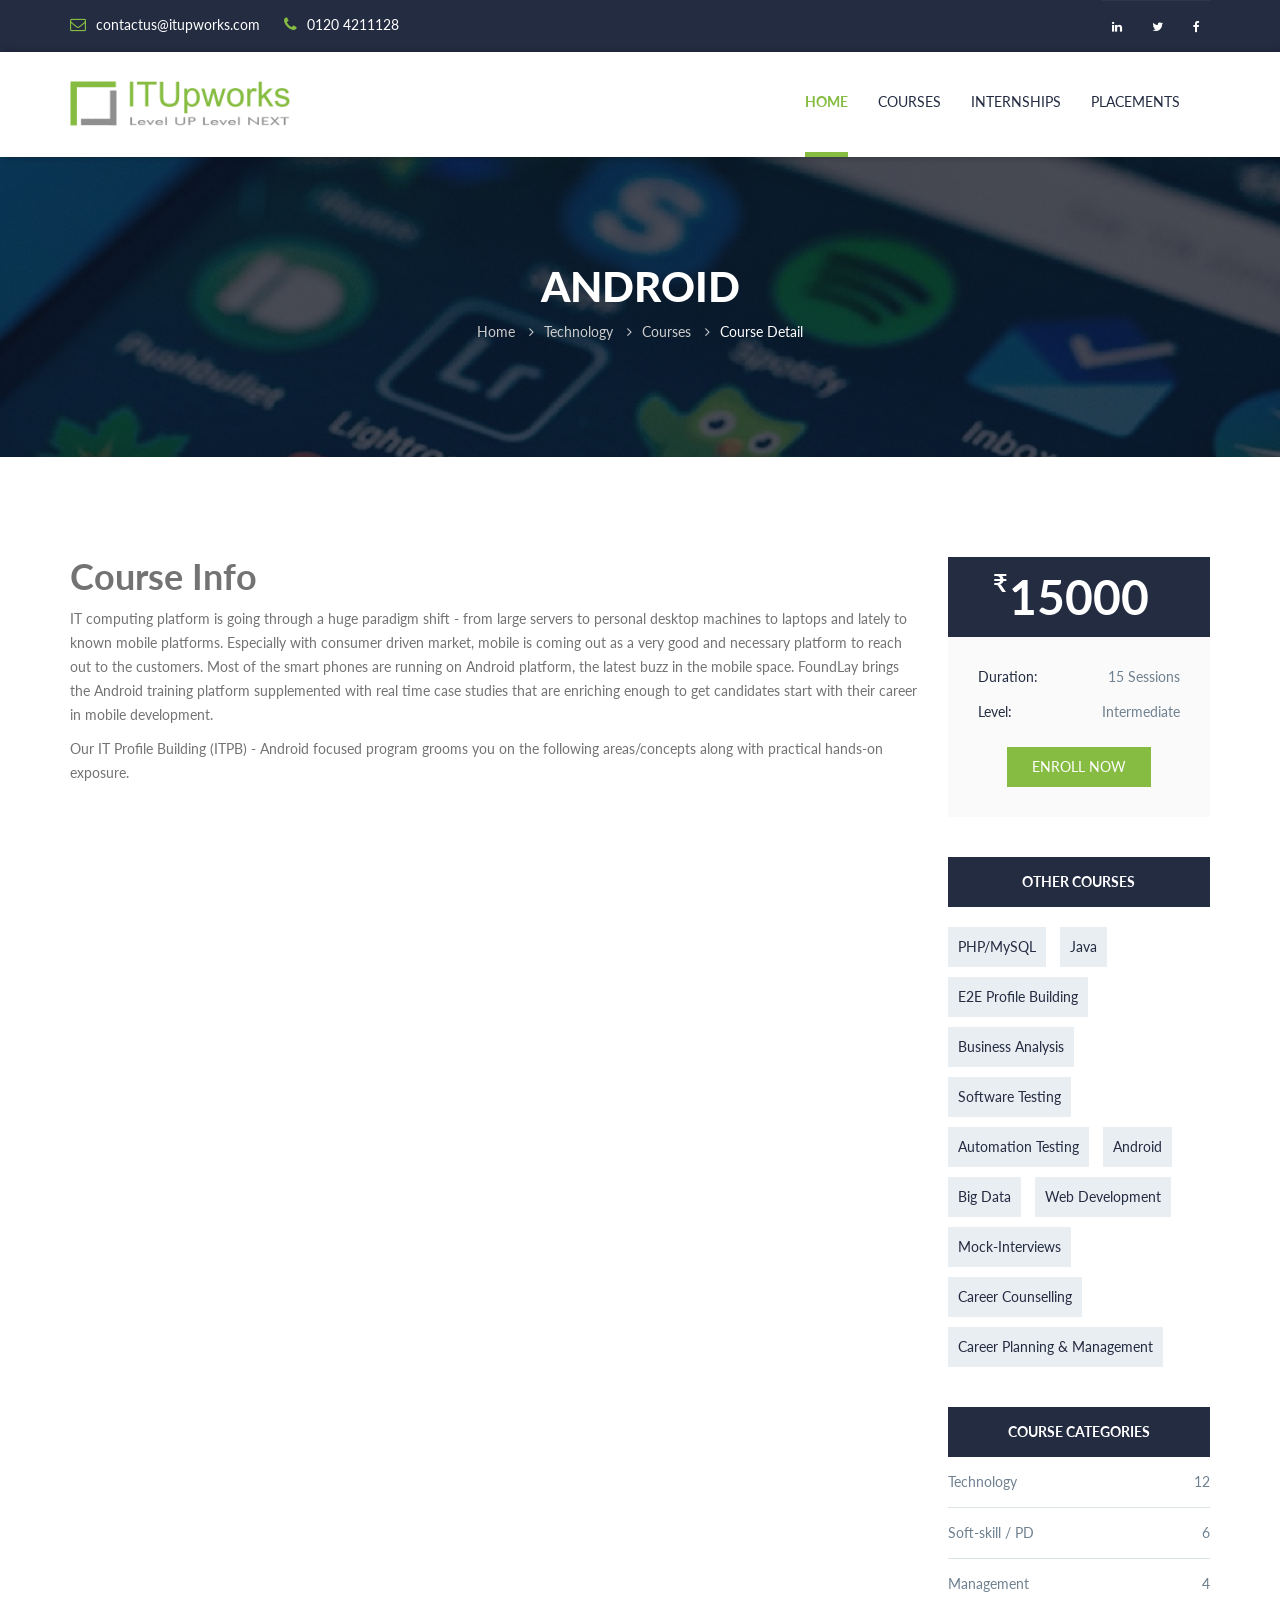
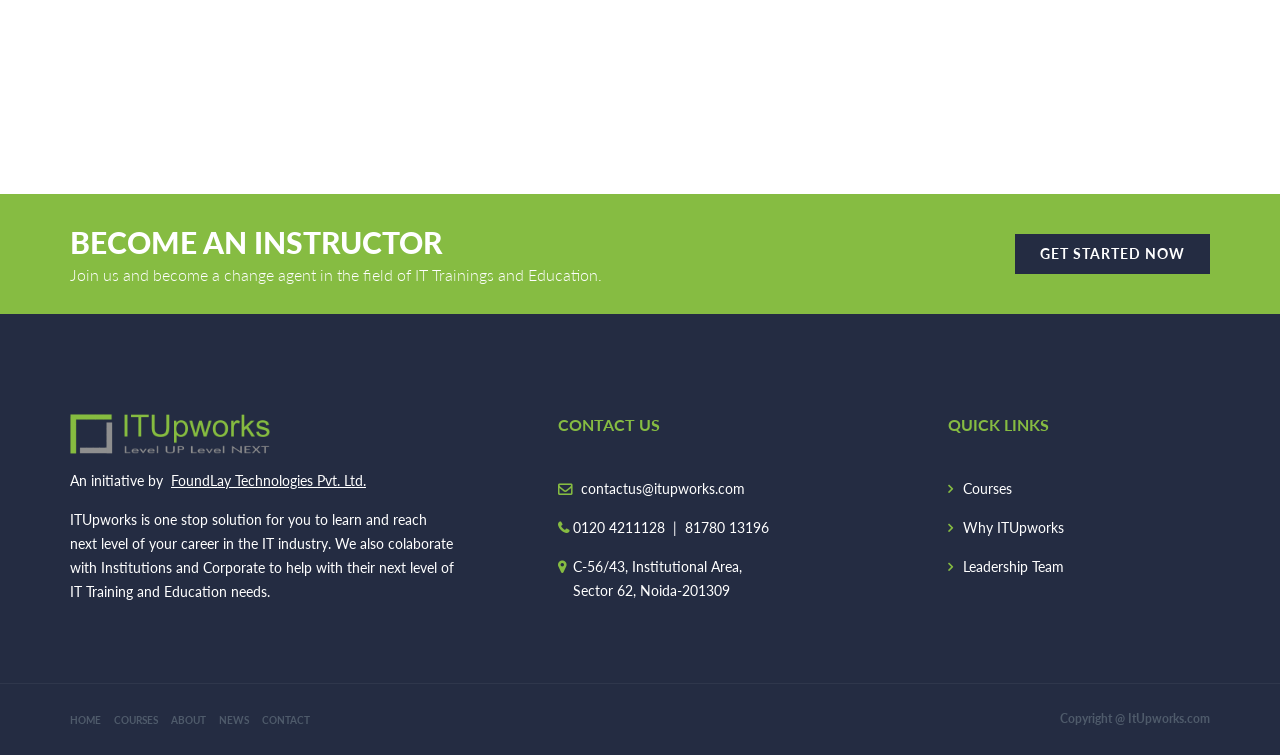
<file: itupworks.com/android_detail.html>
<!DOCTYPE html>
<html lang="en">
<head><title>ITUpworks | Android</title>
    <meta charset="utf-8">
    <meta name="viewport" content="width=device-width, initial-scale=1.0">
    <!-- LIBRARY FONT-->
    <link type="text/css" rel="stylesheet" href="https://fonts.googleapis.com/css?family=Lato:400,400italic,700,900,300">
    <link type="text/css" rel="stylesheet" href="assets/font/font-icon/font-awesome-4.4.0/css/font-awesome.css">
    <link type="text/css" rel="stylesheet" href="assets/font/font-icon/font-svg/css/Glyphter.css">
    <!-- LIBRARY CSS-->
    <link type="text/css" rel="stylesheet" href="assets/libs/animate/animate1.css">
    <link type="text/css" rel="stylesheet" href="assets/libs/bootstrap-3.3.5/css/bootstrap1.css">
    <link type="text/css" rel="stylesheet" href="assets/libs/owl-carousel-2.0/assets/owl.carousel.css">
    <link type="text/css" rel="stylesheet" href="assets/libs/selectbox/css/jquery.selectbox.css">
    <link type="text/css" rel="stylesheet" href="assets/libs/fancybox/css/jquery.fancybox.css">
    <link type="text/css" rel="stylesheet" href="assets/libs/fancybox/css/jquery.fancybox-buttons.css">
    <link type="text/css" rel="stylesheet" href="assets/libs/media-element/build/mediaelementplayer.min.css">
    <!-- STYLE CSS    -->
    <link type="text/css" rel="stylesheet" href="assets/css/color-111.css" id="color-skins">
    <!--link(type="text/css", rel='stylesheet', href='#', id="color-skins")-->
    <script src="assets/libs/jquery/jquery-2.1.4.min1.js"></script>
    <script src="assets/libs/js-cookie/js.cookie1.js"></script>
	<style>.modal-header {
    padding: 2px 16px;
    }
	</style>
	<script>
	function becomeFocus() {
    	$('#bname').focus();
		}
    function become_An_Instructor(){
	    var name = document.getElementById("bname").value;
        var email = document.getElementById("bemail").value;
        var mobile = document.getElementById("bmobile").value;
		var Expertise = document.getElementById("bExpertise").value;
		$.ajax({
            url: "Become_An_Instructor.php",
            data:{
			'name':name,
			'email':email,
			'mobile':mobile,
			'expertise':Expertise
			},
            type: "POST",
            success: function(data){
			$data=JSON.parse(data);
            $("#bmyform").html($data);
			document.getElementById("bname").readOnly = true;
			document.getElementById("bemail").readOnly = true;
			document.getElementById("bmobile").readOnly = true;
			document.getElementById("bExpertise").readOnly = true;
            },
            
        });
    }
	</script>
	<script>
	function enrollFocus() {
    	$('#ename').focus();
		}
    function enroll_now(){
        var name = document.getElementById("ename").value;
        var email = document.getElementById("eemail").value;
        var mobile = document.getElementById("emobile").value;
		var course = document.getElementById("course_name").value; 
		$.ajax({
            url: "Enroll_now.php",
            data:{
			'name':name,
			'email':email,
			'mobile':mobile,
			'course':course
			},
            type: "POST",
            success: function(data){
			$data=JSON.parse(data);
            $("#emyform").html($data);
            },
            
        });
    }
	</script>
    <!--script.--><!--    if ((Cookies.get('color-skin') != undefined) && (Cookies.get('color-skin') != 'color-111')) {--><!--        $('#color-skins').attr('href', 'assets/css/' + Cookies.get('color-skin') + '.css');--><!--    } else if ((Cookies.get('color-skin') == undefined) || (Cookies.get('color-skin') == 'color-111')) {--><!--        $('#color-skins').attr('href', 'assets/css/color-111.css');--><!--    }--></head>
<body><!-- HEADER-->
<header>
    <div class="header-topbar">
        <div class="container">
            <div class="topbar-left pull-left">
                <div class="email"><i class="topbar-icon fa fa-envelope-o"></i>contactus@itupworks.com</div>
                <div class="hotline"><i class="topbar-icon fa fa-phone"></i>0120 4211128</div>
            </div>
            <div class="topbar-right pull-right">
                <div class="socials"><a href="https://www.linkedin.com/company/itupworks/" target="_blank" class="linkedin"><i class="fa fa-linkedin"></i></a><a href="http://www.twitter.com/itupworks" target="_blank" class="twitter"><i class="fa fa-twitter"></i></a><a href="http://www.facebook.com/itupworks" target="_blank" class="facebook"><i class="fa fa-facebook"></i></a><!--a href="#" class="pinterest"><!---i class="fa fa-pinterest"></i></a><a href="#" class="blog"><i class="fa fa-rss"></i></a><a href="#" class="dribbble"><i class="fa fa-dribbble"></i></a---></div>
                <!---div class="group-sign-in"><a href="login.html" class="login">login</a><a href="register.html" class="register">register</a></div--->
            </div>
        </div>
    </div>
    <div class="header-main homepage-01">
        <div class="container">
            <div class="header-main-wrapper">
                <div class="navbar-heade">
                    <div class="logo pull-left"><a href="index.html" class="header-logo"><img src="assets/images/logo/FoundLayEducation_Logo.png" alt=""/></a></div>
                    <button type="button" data-toggle="collapse" data-target=".navigation" class="navbar-toggle edugate-navbar"><span class="icon-bar"></span><span class="icon-bar"></span><span class="icon-bar"></span></button>
                </div>
                  <nav class="navigation collapse navbar-collapse pull-right" >
					 <ul class="nav-links nav navbar-nav" >
                        <li class="dropdown  active" ><a href="index.html"  class="main-menu">Home<!--span class="fa fa-angle-down icons-dropdown"></span--></a>
                      <ul class="dropdown-menu edugate-dropdown-menu-1">
                                <li><a href="#about" class="link-page">About</a></li>
                                <li><a href="#latest_news" class="link-page">News</a></li>
                              
                               
                            </ul>
                        </li>
					<!--<li class="dropdown"  ><a href="#about" class="main-menu">About</a>
                        </li>-->
                        <li class="dropdown" ><a href="index.html#courses" class="main-menu">Courses<!--span class="fa fa-angle-down icons-dropdown"></span--></a>
                            <ul class="dropdown-menu edugate-dropdown-menu-1">
                                <li><a href="courses.html" class="link-page">Technology</a>
                                
                                
                                </li>
                                <li><a href="courses.html" class="link-page">Soft-Skills</a></li>
                                <li><a href="courses.html" class="link-page"> Management</a></li>
                                
                            </ul>
                        </li>
                        
                        
                        
                          <li class="dropdown" ><a href="internship.html" class="main-menu">Internships <!--span class="fa fa-angle-down icons-dropdown"></span--></a>
                            <!--ul class="dropdown-menu edugate-dropdown-menu-1">
                                <li><a href="courses.html" class="link-page">courses</a></li>
                                <li><a href="courses-detail.html" class="link-page">course detail</a></li>
                                <li><a href="events.html" class="link-page">events</a></li>
                                <li><a href="event-detail.html" class="link-page">event detail</a></li>
                            </ul-->
                        </li>
                        
                         
                            <!--ul class="dropdown-menu edugate-dropdown-menu-1">
                                <li><a href="courses.html" class="link-page">courses</a></li>
                                <li><a href="courses-detail.html" class="link-page">course detail</a></li>
                                <li><a href="events.html" class="link-page">events</a></li>
                                <li><a href="event-detail.html" class="link-page">event detail</a></li>
                            </ul-->
                        </li>
                        
                        
                        
                        
                        
                         <li class="dropdown" ><a href="placement.html" class="main-menu">Placements   <!--span class="fa fa-angle-down icons-dropdown"></span--></a>
                            <!--ul class="dropdown-menu edugate-dropdown-menu-1">
                                <li><a href="courses.html" class="link-page">courses</a></li>
                                <li><a href="courses-detail.html" class="link-page">course detail</a></li>
                                <li><a href="events.html" class="link-page">events</a></li>
                                <li><a href="event-detail.html" class="link-page">event detail</a></li>
                            </ul-->
                        </li>
                        
                        
                        
                        
                        
                        
						<!---New list added by tara for requirement of new site--->
						<li class="dropdown"><ul class="dropdown-menu edugate-dropdown-menu-1">
                        </li>
                        <!---li class="dropdown"><a href="gallery-3column.html" class="main-menu">gallery<span class="fa fa-angle-down icons-dropdown"></span></a-->
                            <!--ul class="dropdown-menu edugate-dropdown-menu-1">
                                <li><a href="gallery-3column.html" class="link-page">gallery 3 column</a></li>
                                <li><a href="gallery-4column.html" class="link-page">gallery 4 column</a></li>
                                <li><a href="gallery-masonry.html" class="link-page">gallery masonry</a></li>
                            </ul>
                        </li--->
                        <!---li class="dropdown"><a href="categories.html" class="main-menu">pages<span class="fa fa-angle-down icons-dropdown"></span></a>
                            <!--ul class="dropdown-menu edugate-dropdown-menu-1">
                                <li><a href="categories.html" class="link-page">categories</a></li>
                                <li><a href="profile-teacher.html" class="link-page">profile teacher</a></li>
                                <li><a href="about-us.html" class="link-page">about us</a></li>
                                <li><a href="login.html" class="link-page">login</a></li>
                                <li><a href="register.html" class="link-page">register</a></li>
                                <li><a href="404.html" class="link-page">404 page</a></li>
                                <li><a href="faq.html" class="link-page">FAQ page</a></li>
                            </ul>
                        </li--->
                        <!--<li class="dropdown"><a href="#latest_news" class="main-menu">News<!---span class="fa fa-angle-down icons-dropdown"></span---></a>
                            <!---ul class="dropdown-menu edugate-dropdown-menu-1">
                                <li><a href="news.html" class="link-page">news list</a></li>
                                <li><a href="news-grid.html" class="link-page">news grid</a></li>
                                <li><a href="news-grid-nonsidebar.html" class="link-page">news grid nonsidebar</a></li>
                                <li><a href="news-masonry.html" class="link-page">news masonry</a></li>
                                <li><a href="news-detail.html" class="link-page">news detail</a></li>
                            </ul--->
                      <!--  </li>-->
                        <li><a href="contact-us.html" class="main-menu">Contact</a></li>
                        <!---li class="button-search"><p class="main-menu"><i class="fa fa-search"></i></p></li--->
                        <!--div class="nav-search hide">
                            <!--form><input type="text" placeholder="Search" class="searchbox"/>
                                <button type="submit" class="searchbutton fa fa-search"></button>
                            </form>
                        </div--->
                    </ul>
                </nav>
            </div>
        </div>
    </div>
</header>
<!-- WRAPPER Modal popup box when click become an instructor-->
<div class="modal  bg-w-form contact-form" id="become_an_instructor" role="dialog" >
    <div class="modal-dialog">
    
      <!-- Modal content-->
      <div class="modal-content">
	   <form onsubmit="become_An_Instructor();return false" >
        <div class="modal-header"> 
		 <button type="button" class="close" data-dismiss="modal" style="font-size: 50px;">×</button>
         <h3><center>Become an Instructor</center></h3>
        </div>
		<div class="row">
        <div class="modal-body col-md-10 col-md-offset-1">
		  <div class="modal-body col-md-6">
          <label for="regname" class="control-label form-label ">Name <span class="highlight">*</span></label><input id="bname" type="text" placeholder="" required class="form-control form-input" style="border:1px solid black; background-color:  lightgray;"  /><!--p.help-block Warning !-->
		  </div>
		  <div class="modal-body col-md-6"><label for="regemail" class="control-label form-label">Email <span class="highlight">*</span></label><input id="bemail" type="email" placeholder="" class="form-control form-input" style="border:1px solid black; background-color:  lightgray;" required />
		  </div>
		  <div class="modal-body col-md-6"><label for="regpassword" class="control-label form-label">Mobile No. <span class="highlight">*</span></label><input id="bmobile" type="number"  min="0" max="10000000000" placeholder="" class="form-control form-input" style="border:1px solid black; background-color:  lightgray;" required/>
		  </div>
		  <div class="modal-body col-md-6">
		  <label for="regpassword" class="control-label form-label">Area Of Expertise <span class="highlight">*</span></label><input id="bExpertise" type="text" placeholder="" class="form-control form-input" style="border:1px solid black; background-color:  lightgray;" required/>
		  </div>
		   <div class="modal-body col-md-6 col-md-offset-2 ">
		   <input type="submit" data-dismiss="modal" class="btn btn-register btn-green" value="Cancel"></input>
		   &nbsp;&nbsp;<input  type="submit" class="btn btn-register btn-green" onfocusout="becomeFocus()" value="submit"></input>
		   </div>
		</div>
		</div>
        <div class="modal-footer" >
			<center> <div id="bmyform"></div></center>
        </div>
		</form>
      </div>
      
    </div>
</div>
<!-- WRAPPER Modal popup box close when click become an instructor-->
<!-- WRAPPER Modal popup box when click enroll now-->
<div class="modal fade bg-w-form contact-form" id="enroll_now" role="dialog">
    <div class="modal-dialog">
    
      <!-- Modal content-->
      <div class="modal-content">
	  <form onsubmit="enroll_now();return false" >
        <div class="modal-header"> 
		 <button type="button" class="close" data-dismiss="modal" style="font-size: 50px;">×</button>
         <h3><center>Enroll</center></h3>
        </div>
		<div class="row">
			<div class="modal-body col-md-10 col-md-offset-1" >
			  <div class="modal-body col-md-6">
			  <label for="regname" class="control-label form-label ">Name <span class="highlight">*</span></label><input id="ename" type="text" placeholder="" required class="form-control form-input" style="border:1px solid black; background-color:  lightgray;"  /><!--p.help-block Warning !-->
			  </div>
			  <div class="modal-body col-md-6">
			  <label for="regemail" class="control-label form-label">Email <span class="highlight">*</span></label><input id="eemail" type="email" placeholder="" class="form-control form-input" style="border:1px solid black; background-color:  lightgray;" required />
			  </div>
			  <div class="modal-body col-md-6">
			  <label for="regpassword" class="control-label form-label">Mobile No. <span class="highlight">*</span></label><input id="emobile"  id="bmobile"type="number"  min="0" max="10000000000" placeholder="" class="form-control form-input" style="border:1px solid black; background-color:  lightgray;" required/>
			  <!---label for="regpassword" class="control-label form-label">Area Of Expertise <span class="highlight">*</span></label><input id="Expertise" type="password" placeholder="" class="form-control form-input" style="border:1px solid black; background-color:  lightgray;" required/--->
			   <input id="course_name" hidden type="text" value="Career Counselling" >
			   </div>
			   <div class="modal-body col-md-6 col-md-offset-2">
			  <input type="submit" data-dismiss="modal" class="btn btn-register btn-green" value="Cancel"/>&nbsp;&nbsp;<input  type="submit" onfocusout="enrollFocus()" class="btn btn-register btn-green" value="Submit"></input>
			  </div>
		   </div>
		</div>
        <div class="modal-footer" >
			<center> <div id="emyform"></div></center>
        </div>
		</form>
      </div>
      
    </div>
</div>
<!-- WRAPPER Modal popup box close when click enroll now-->
<!-- WRAPPER-->
<div id="wrapper-content"><!-- PAGE WRAPPER-->
    <div id="page-wrapper"><!-- MAIN CONTENT-->
        <div class="main-content"><!-- CONTENT-->
            <div class="content">
                <div class="section background-opacity page-title set-height-top" style="background-image: url('assets/images/courses/android/android_banner.jpg');">
                    <div class="container">
                        <div class="page-title-wrapper"><!--.page-title-content--><h2 class="captions">Android</h2>
                            <ol class="breadcrumb">
                                <li><a href="index.html">Home</a></li>
                                <li><a href="courses.html#technology">Technology</a></li>
                                <li><a href="courses.html#technology">Courses</a></li>
                                <li class="active"><a href="#">course detail</a></li>
                            </ol>
                        </div>
                    </div>
                </div>
                <!--div class="section">
                    <div class="search-input">
                        <div class="container">
                            <div class="search-input-wrapper">
                                <form><select class="form-select style-1 selectbox">
                                    <option value="all">all categories</option>
                                    <option value="languages">languages</option>
                                    <option value="science">science</option>
                                </select><select class="form-select style-2 selectbox">
                                    <option value="price">price</option>
                                    <option value="datetime">datetime</option>
                                    <option value="teacher">teacher</option>
                                </select><input type="text" placeholder="Do you want to learn today?" class="form-input"/>
                                    <button type="submit" class="form-submit btn btn-blue"><span>search now<i class="fa fa-search"></i></span></button>
                                    <div class="clearfix"></div>
                                </form>
                            </div>
                        </div>
                    </div>
                </div--->
                <div class="section section-padding courses-detail">
                    <div class="container">
                        <div class="courses-detail-wrapper">
                            <div class="row">
                                <div class="col-md-9 layout-left"><h1 class="course-title">Course Info</h1>

                                     <!---div class="course-info info">
                                        <div class="author item"><a href="#"><span>By&nbsp;</span><span>Emma Watson</span></a></div>
                                        <div class="date-time item"><a href="#">20 Aug 2015</a></div>
                                    </div-->
                                    <!--div class="course-video">
                                        <iframe src="https://www.youtube.com/embed/xo1VInw-SKc?list=PL7JgdmQ0zTfatnGhUnRBnhMwYEraSIRdD" allowfullscreen="allowfullscreen"></iframe>
                                        <div class="video-btn">
                                            <button class="btn btn-grey video-btn-right pull-right"><span>next lesson</span><i class="fa fa-angle-right"></i></button>
                                            <button class="btn btn-grey video-btn-left pull-right"><i class="fa fa-angle-left"></i><span>previous lesson</span></button>
                                        </div>
                                        <div class="clearfix"></div>
                                    </div--->
                                    <div class="course-des">
                                        <!--div class="course-des-title underline">Courses Info</div-->
                                        <div class="course-des-content"><p>IT computing platform is going through a huge paradigm shift - from large servers to personal desktop machines to laptops and lately to known mobile platforms. Especially with consumer driven market, mobile is coming out as a very good and necessary platform to reach out to the customers. Most of the smart phones are running on Android platform, the latest buzz in the mobile space. FoundLay brings the Android training platform supplemented with real time case studies that are enriching enough to get candidates start with their career in mobile development.</p>

                                            <p>Our IT Profile Building (ITPB) - Android focused program grooms you on the following areas/concepts along with practical hands-on exposure.</p>
                                            <!---blockquote>
                                                <div class="main-quote">Video courses to build new skills from start to finish.</div>
                                                <div class="sub-quote">Lorem ipsum dolor sit amet, feugiat delicata liberavisse id cum, no quo maiorum intellegebat, liber regione eu sit. Mea cu case ludus integre.</div>
                                                <footer>Amber Ivy&nbsp;
                                                    <small>(Grancie Company)</small>
                                                </footer>
                                            </blockquote--->
                                        </div>
                                        <!--div class="news-list">
                                            <div class="list-expand-title">Requirements</div>
                                            <div class="row">
                                                <div class="col-md-6 col-sm-6 col-xs-6">
                                                    <ul class="list-unstyled list-detail">
                                                        <li><i class="fa fa-angle-right"></i><a href="#">Phasellus sit amet velit auctor turpis rhoncus.</a></li>
                                                        <li><i class="fa fa-angle-right"></i><a href="#">Phasellus sed dolor sodales, eleifend ipsum eu.</a></li>
                                                        <li><i class="fa fa-angle-right"></i><a href="#">Nullam id dolor in ex eleifend tempus.</a></li>
                                                        <li><i class="fa fa-angle-right"></i><a href="#">Etiam id lorem vel neque faucibus fermentum.</a></li>
                                                        <li><i class="fa fa-angle-right"></i><a href="#">Nunc tincidunt augue in enim sollicitudin feugiat.</a></li>
                                                    </ul>
                                                </div>
                                                <div class="col-md-6 col-sm-6 col-xs-6">
                                                    <ul class="list-unstyled list-detail">
                                                        <li><i class="fa fa-angle-right"></i><a href="#">Phasellus sit amet velit auctor turpis rhoncus.</a></li>
                                                        <li><i class="fa fa-angle-right"></i><a href="#">Phasellus sed dolor sodales, eleifend ipsum eu.</a></li>
                                                        <li><i class="fa fa-angle-right"></i><a href="#">Nullam id dolor in ex eleifend tempus.</a></li>
                                                        <li><i class="fa fa-angle-right"></i><a href="#">Etiam id lorem vel neque faucibus fermentum.</a></li>
                                                        <li><i class="fa fa-angle-right"></i><a href="#">Nunc tincidunt augue in enim sollicitudin feugiat.</a></li>
                                                    </ul>
                                                </div>
                                            </div>
                                        </div-->
										<!---New Div added by tara for create key feature of particular course--->
										<!--div class="news-list">
                                            <div class="list-expand-title">Key Features</div>
                                            <div class="row">
                                                <div class="col-md-6 col-sm-6 col-xs-6">
                                                    <ul class="list-unstyled list-detail">
                                                        <li><i class="fa fa-angle-right"></i><a href="#">Introduction to Android Platform</a></li>
                                                        <li><i class="fa fa-angle-right"></i><a href="#">Java for Android</a></li>
                                                        <li><i class="fa fa-angle-right"></i><a href="#">Android SDK</a></li>
                                                        <li><i class="fa fa-angle-right"></i><a href="#">Android Development Life Cycle</a></li>
                                                    </ul>
                                                </div>
												<div class="col-md-6 col-sm-6 col-xs-6">
                                                    <ul class="list-unstyled list-detail">
                                                         <li><i class="fa fa-angle-right"></i><a href="#">Android Component Life Cycle</a></li>
														<li><i class="fa fa-angle-right"></i><a href="#">Networking and Web</a></li>
														<li><i class="fa fa-angle-right"></i><a href="#">Graphics and Animation</a></li>
														<li><i class="fa fa-angle-right"></i><a href="#">Sample Application Development</a></li>
                                                    </ul>
                                                </div>
                                            </div>
                                        </div--->
										<br>
										<!---div class="news-list">
                                            <div class="row">
												
                                                <div class="col-md-6 col-sm-6 col-xs-6">
												<div class="list-expand-title">Course Objectives</div>
                                                    <ul class="list-unstyled list-detail">
                                                        <li><i class="fa fa-angle-right"></i> Introduction to Web Development and Techniques</li>
                                                        <li><i class="fa fa-angle-right"></i> HTML, CSS, JavaScript and MySQL </li>
														<li><i class="fa fa-angle-right"></i>  Web Development using Java</li>
                                                    </ul>
                                                </div>
												<div class="col-md-6 col-sm-6 col-xs-6">
												<div class="list-expand-title">Course Outcome </div>
                                                    <ul class="list-unstyled list-detail">
                                                        <li><i class="fa fa-angle-right"></i>Understand / Introduce HTML, CSS,JavaScript & MySQL</li>
                                                        <li><i class="fa fa-angle-right"></i>Create a basic web page/s.</li>
                                                        <li><i class="fa fa-angle-right"></i>Insert content into the page and structuring</li>
                                                        <li><i class="fa fa-angle-right"></i>Apply styles to the page elements</li>
                                                        <li><i class="fa fa-angle-right"></i>Create, modify, and format content with CSS</li>
														<li><i class="fa fa-angle-right"></i>Link web pages </li>
														<li><i class="fa fa-angle-right"></i>Apply basic control of elements with JavaScript </li>
														<li><i class="fa fa-angle-right"></i>Be ready to start a deeper exploration of HTML, CSS and/or JavaScript</li>
														<li><i class="fa fa-angle-right"></i>Be ready to start interactive sessions using HTML, CSS, JavaScript & MySQL </li>
                                                    </ul>
                                                </div>
                                            </div>
                                        </div--->
                                    </div>
									<!---div class="course-syllabus">
                                        <div class="course-syllabus-title underline">Course Coverage</div>
                                        <div class="course-table">
                                            <div class="outer-container">
                                                <div class="inner-container">
                                                    <div class="table-header">
                                                        <table class="edu-table-responsive">
                                                            <thead>
                                                            <tr class="heading-table">
                                                                <th class="col-4">Topics</th>
                                                            </tr>
                                                            </thead>
                                                        </table>
                                                    </div>
                                                    <div class="table-body">
                                                        <table class="edu-table-responsive table-hover">
                                                            <tbody>
                                                            <tr class="heading-content">
                                                                <td colspan="4" class="left heading-content"> Web designing using HTML</td>
                                                            </tr>
                                                            <tr class="heading-content">
                                                                <td colspan="4" class="left heading-content"> CSS & Styling </td>
                                                            </tr>
															 <tr class="heading-content">
                                                                <td colspan="4" class="left heading-content"> JavaScript - Benefits & Usage</td>
                                                            </tr>
															<tr class="heading-content">
                                                                <td colspan="4" class="left heading-content"> MySQL, Client and Server Concepts</td>
                                                            </tr>
															<tr class="heading-content">
                                                                <td colspan="4" class="left heading-content"> MySQL Clients & Connectors & API</td>
                                                            </tr>
															<tr class="heading-content">
                                                                <td colspan="4" class="left heading-content"> ExcHandlingeption  </td>
                                                            </tr>
															<tr class="heading-content">
                                                                <td colspan="4" class="left heading-content"> Environment SetUp</td>
                                                            </tr>
															<tr class="heading-content">
                                                                <td colspan="4" class="left heading-content"> Application Development</td>
                                                            </tr>
															<tr class="heading-content">
                                                                <td colspan="4" class="left heading-content">Packaging & Deployment on App. Sever</td>
                                                            </tr>
															</tbody>
                                                        </table>
                                                    </div>
                                                </div>
                                            </div>
                                        </div>
									</div-->
                                    <!---div class="course-syllabus">
                                        <!---div class="course-syllabus-title underline">Course Coverage</div--->
                                        <!---div class="course-table">
                                            <div class="outer-container">
                                                <div class="inner-container">
                                                    <div class="table-header">
                                                        <table class="edu-table-responsive">
                                                            <thead>
                                                            <tr class="heading-table">
                                                                <th class="col-4">title</th>
                                                                <th class="col-2">estimate time</th>
                                                                <!---th class="col-3">spent time</th>
                                                                <th class="col-4">status</th>
                                                            </tr>
                                                            </thead>
                                                        </table>
                                                    </div>
                                                    <div class="table-body">
                                                        <table class="edu-table-responsive table-hover">
                                                            <tbody>
                                                            <tr class="heading-content">
                                                                <td colspan="4" class="left heading-content">1. Introduction</td>
                                                            </tr>
                                                            <tr class="table-row">
                                                                <td class="left col-1"><a href="#"><i class="bg-green mr25 fa fa-caret-right"></i><span>1.1 Introduction</span></a></td>
                                                                <td class="col-2"><i class="w20 fa fa-clock-o"></i><span>50:20</span></td>
                                                                <!--td class="col-3"><i class="w20 fa fa-clock-o"></i><span>40:20</span></td>
                                                                <td class="green-color col-4"><i class="w27 fa fa-check-square"></i><span>Complete</span></td->
                                                            </tr>
                                                            <tr class="table-row">
                                                                <td class="left col-1"><a href="#"><i class="bg-green mr25 fa fa-caret-right"></i><span>1.1 Creating your project</span></a></td>
                                                                <td class="col-2"><i class="w20 fa fa-clock-o"></i><span>50:20</span></td>
                                                                <!--td class="col-3"><i class="w20 fa fa-clock-o"></i><span>20:20</span></td>
                                                                <td class="bold-color col-4"><i class="w27 fa fa-pencil-square-o"></i><span>Learning</span></td->
                                                            </tr>
                                                            <tr class="table-row">
                                                                <td class="left col-1"><a href="#"><i class="mr18 fa fa-file-text"></i><span>1.1 Document setup and background</span></a></td>
                                                                <td class="col-2"><i class="w20 fa fa-clock-o"></i><span>50:20</span></td>
                                                                <!---td class="col-3"></td>
                                                                <td class="col-4">
                                                                    <div class="bg-yellow">FREE</div->
                                                                </td>
                                                            </tr>
                                                            <tr class="table-row">
                                                                <td class="left col-1"><a href="#"><i class="mr18 fa fa-file-text"></i><span>1.1 Introduction</span></a></td>
                                                                <td class="col-2"><i class="w20 fa fa-clock-o"></i><span>50:20</span></td>
                                                                <!---td class="col-3"></td>
                                                                <td class="bolder-color col-4"><i class="w27 fa fa-lock"></i><span>Private</span></td->
                                                            </tr>
                                                            <!---tr class="spacing-table">
                                                                <td colspan="4"></td>
                                                            </tr>
                                                            <tr class="heading-content">
                                                                <td colspan="4" class="left heading-content">2. Creating your project</td>
                                                            </tr>
                                                            <tr class="table-row">
                                                                <td class="left col-1"><a href="#"><i class="bg-green mr25 fa fa-caret-right"></i><span>2.1 Introduction</span></a></td>
                                                                <td class="col-2"><i class="w20 fa fa-clock-o"></i><span>50:20</span></td>
                                                                <td class="col-3"><i class="w20 fa fa-clock-o"></i><span>40:20</span></td>
                                                                <td class="green-color col-4"><i class="w27 fa fa-check-square"></i><span>Complete</span></td>
                                                            </tr>
                                                            <tr class="table-row">
                                                                <td class="left col-1"><a href="#"><i class="bg-green mr25 fa fa-caret-right"></i><span>2.2 Creating your project</span></a></td>
                                                                <td class="col-2"><i class="w20 fa fa-clock-o"></i><span>50:20</span></td>
                                                                <td class="col-3"><i class="w20 fa fa-clock-o"></i><span>20:20</span></td>
                                                                <td class="bold-color col-4"><i class="w27 fa fa-pencil-square-o"></i><span>Learning</span></td>
                                                            </tr>
                                                            <tr class="table-row">
                                                                <td class="left col-1"><a href="#"><i class="mr18 fa fa-file-text"></i><span>2.3 Document setup and background</span></a></td>
                                                                <td class="col-2"><i class="w20 fa fa-clock-o"></i><span>50:20</span></td>
                                                                <td class="col-3"></td>
                                                                <td class="col-4">
                                                                    <div class="bg-yellow">FREE</div>
                                                                </td>
                                                            </tr>
                                                            <tr class="table-row">
                                                                <td class="left col-1"><a href="#"><i class="mr18 fa fa-file-text"></i><span>2.4 Introduction</span></a></td>
                                                                <td class="col-2"><i class="w20 fa fa-clock-o"></i><span>50:20</span></td>
                                                                <td class="col-3"></td>
                                                                <td class="bolder-color col-4"><i class="w27 fa fa-lock"></i><span>Private</span></td>
                                                            </tr>
                                                            <tr class="table-row">
                                                                <td class="left col-1"><a href="#"><i class="mr18 fa fa-file-text"></i><span>2.5 Document setup and background</span></a></td>
                                                                <td class="col-2"><i class="w20 fa fa-clock-o"></i><span>50:20</span></td>
                                                                <td class="col-3"></td>
                                                                <td class="bolder-color col-4"><i class="w27 fa fa-lock"></i><span>Private</span></td>
                                                            </tr>
                                                            <tr class="table-row">
                                                                <td class="left col-1"><a href="#"><i class="mr18 fa fa-file-text"></i><span>2.6 Document setup and background</span></a></td>
                                                                <td class="col-2"><i class="w20 fa fa-clock-o"></i><span>50:20</span></td>
                                                                <td class="col-3"></td>
                                                                <td class="col-4">
                                                                    <div class="bg-yellow">FREE</div>
                                                                </td>
                                                            </tr>
                                                            <tr class="table-row">
                                                                <td class="left col-1"><a href="#"><i class="bg-green mr25 fa fa-caret-right"></i><span>2.7 Document setup and background</span></a></td>
                                                                <td class="col-2"><i class="w20 fa fa-clock-o"></i><span>50:20</span></td>
                                                                <td class="col-3"></td>
                                                                <td class="bolder-color col-4"><i class="w27 fa fa-lock"></i><span>Private</span></td>
                                                            </tr>
                                                            <tr class="table-row">
                                                                <td class="left col-1"><a href="#"><i class="bg-green mr25 fa fa-caret-right"></i><span>2.8 Document setup and background</span></a></td>
                                                                <td class="col-2"><i class="w20 fa fa-clock-o"></i><span>50:20</span></td>
                                                                <td class="col-3"></td>
                                                                <td class="bolder-color col-4"><i class="w27 fa fa-lock"></i><span>Private</span></td>
                                                            </tr>
                                                            <tr class="spacing-table">
                                                                <td colspan="4"></td>
                                                            </tr>
                                                            <tr class="heading-content">
                                                                <td colspan="4" class="left heading-content">3. Creating your apps</td>
                                                            </tr>
                                                            <tr class="table-row">
                                                                <td class="left col-1"><a href="#"><i class="bg-green mr25 fa fa-caret-right"></i><span>3.1 Introduction</span></a></td>
                                                                <td class="col-2"><i class="w20 fa fa-clock-o"></i><span>50:20</span></td>
                                                                <td class="col-3"><i class="w20 fa fa-clock-o"></i><span>40:20</span></td>
                                                                <td class="green-color col-4"><i class="w27 fa fa-check-square"></i><span>Complete</span></td>
                                                            </tr>
                                                            <tr class="table-row">
                                                                <td class="left col-1"><a href="#"><i class="bg-green mr25 fa fa-caret-right"></i><span>3.2 Creating your project</span></a></td>
                                                                <td class="col-2"><i class="w20 fa fa-clock-o"></i><span>50:20</span></td>
                                                                <td class="col-3"><i class="w20 fa fa-clock-o"></i><span>20:20</span></td>
                                                                <td class="bold-color col-4"><i class="w27 fa fa-pencil-square-o"></i><span>Learning</span></td>
                                                            </tr>
                                                            <tr class="table-row">
                                                                <td class="left col-1"><a href="#"><i class="mr18 fa fa-file-text"></i><span>3.3 Document setup and background</span></a></td>
                                                                <td class="col-2"><i class="w20 fa fa-clock-o"></i><span>50:20</span></td>
                                                                <td class="col-3"></td>
                                                                <td class="col-4">
                                                                    <div class="bg-yellow">FREE</div>
                                                                </td>
                                                            </tr>
                                                            <tr class="table-row">
                                                                <td class="left col-1"><a href="#"><i class="mr18 fa fa-file-text"></i><span>3.4 Introduction</span></a></td>
                                                                <td class="col-2"><i class="w20 fa fa-clock-o"></i><span>50:20</span></td>
                                                                <td class="col-3"></td>
                                                                <td class="bolder-color col-4"><i class="w27 fa fa-lock"></i><span>Private</span></td>
                                                            </tr>
                                                            <tr class="table-row">
                                                                <td class="left col-1"><a href="#"><i class="mr18 fa fa-file-text"></i><span>3.5 Document setup and background</span></a></td>
                                                                <td class="col-2"><i class="w20 fa fa-clock-o"></i><span>50:20</span></td>
                                                                <td class="col-3"></td>
                                                                <td class="bolder-color col-4"><i class="w27 fa fa-lock"></i><span>Private</span></td>
                                                            </tr>
                                                            <tr class="table-row">
                                                                <td class="left col-1"><a href="#"><i class="mr18 fa fa-file-text"></i><span>3.6 Document setup and background</span></a></td>
                                                                <td class="col-2"><i class="w20 fa fa-clock-o"></i><span>50:20</span></td>
                                                                <td class="col-3"></td>
                                                                <td class="col-4">
                                                                    <div class="bg-yellow">FREE</div>
                                                                </td>
                                                            </tr>
                                                            <tr class="table-row">
                                                                <td class="left col-1"><a href="#"><i class="bg-green mr25 fa fa-caret-right"></i><span>3.7 Document setup and background</span></a></td>
                                                                <td class="col-2"><i class="w20 fa fa-clock-o"></i><span>50:20</span></td>
                                                                <td class="col-3"></td>
                                                                <td class="bolder-color"><i class="w27 fa fa-lock"></i><span>Private</span></td>
                                                            </tr>
                                                            <tr class="table-row col-4">
                                                                <td class="left col-1"><a href="#"><i class="bg-green mr25 fa fa-caret-right"></i><span>3.8 Document setup and background</span></a></td>
                                                                <td class="col-2"><i class="w20 fa fa-clock-o"></i><span>50:20</span></td>
                                                                <td class="col-3"></td>
                                                                <td class="bolder-color col-4"><i class="w27 fa fa-lock"></i><span>Private</span></td>
                                                            </tr>
                                                            <tr class="table-row">
                                                                <td class="left col-1"><a href="#"><i class="bg-green mr25 fa fa-caret-right"></i><span>3.9 Document setup and background</span></a></td>
                                                                <td class="col-2"><i class="w20 fa fa-clock-o"></i><span>50:20</span></td>
                                                                <td class="col-3"></td>
                                                                <td class="bolder-color col-4"><i class="w27 fa fa-lock"></i><span>Private</span></td>
                                                            </tr>
                                                            <tr class="table-row">
                                                                <td class="left col-1"><a href="#"><i class="bg-green mr25 fa fa-caret-right"></i><span>3.10 Document setup and background</span></a></td>
                                                                <td class="col-2"><i class="w20 fa fa-clock-o"></i><span>50:20</span></td>
                                                                <td class="col-3"></td>
                                                                <td class="bolder-color col-4"><i class="w27 fa fa-lock"></i><span>Private</span></td>
                                                            </tr>
                                                            </tbody>
                                                        </table>
                                                    </div>
                                                </div>
                                            </div>
                                        </div>
                                    </div-->
                                </div>
                                <div class="col-md-3 sidebar layout-right">
                                    <div class="row">
                                        <div class="course-price-widget widget col-sm-6 col-md-12 col-xs-6 sd380">
                                            <div class="title-widget"><p>15000</p></div>
                                            <div class="content-widget">
                                                <div class="course-price-widget-wrapper">
                                                    <div class="row">
                                                        <div class="col-md-12 info-row col-sm-12 col-xs-12">
                                                            <div class="pull-left title">Duration:</div>
                                                            <div class="pull-right ">15 Sessions</div>
                                                        </div>
                                                         <div class="col-md-12 info-row col-sm-12 col-xs-12">
                                                            <div class="pull-left title">Level:</div>
                                                            <div class="pull-right level">Intermediate</div>
                                                        </div>
                                                        <!---div class="col-md-12 info-row col-sm-12 col-xs-12">
                                                            <div class="pull-left title">Finished:</div>
                                                            <div class="pull-right firgue">42</div>
                                                        </div>
                                                        <div class="col-md-12 info-row col-sm-12 col-xs-12">
                                                            <div class="pull-left title">Rate:</div>
                                                            <div title="Rated 5.00 out of 5" class="pull-right star-rating"><span class="width-80"><strong class="rating">5.00</strong> out of 5</span></div>
                                                        </div--->
                                                    </div>
                                                    <button class="btn btn-green" data-target="#enroll_now"  data-toggle="modal"><span>Enroll Now</span></button>
                                                </div>
                                            </div>
                                        </div>
                                        <!--div class="author-widget widget col-sm-6 col-md-12 col-xs-6 sd380">
                                            <div class="title-widget">about emma watson</div>
                                            <div class="content-widget">
                                                <div class="staff-item author-widget-wrapper customize">
                                                    <div class="staff-item-wrapper">
                                                        <div class="staff-info"><a href="#" class="staff-avatar"><img src="assets/images/people-avatar-3.jpg" alt="" class="img-responsive"/></a><a href="#" class="staff-name">lana simth</a>

                                                            <div class="staff-job">vice head teacher</div>
                                                            <div class="staff-desctiption">Nam libelo tempore, cum soluta nobis est eligendi optio cumque nilhi impedil quo minus end maximie fade posimus the end.</div>
                                                        </div>
                                                    </div>
                                                    <div class="staff-socials"><a href="#" class="facebook"><i class="fa fa-facebook"></i></a><a href="#" class="google"><i class="fa fa-google-plus"></i></a><a href="#" class="twitter"><i class="fa fa-twitter"></i></a></div>
                                                </div>
                                            </div>
                                        </div-->
                                        <div class="clearfix"></div>
                                        <!---div class="popular-course-widget widget col-sm-6 col-md-12 col-xs-6 sd380">
                                            <div class="title-widget">popular courses</div>
                                            <div class="content-widget">
                                                <div class="media">
                                                    <div class="media-left"><a href="courses-detail.html" class="link"><img src="assets/images/popular/popular-1.jpg" alt="" class="media-image"/></a></div>
                                                    <div class="media-right">
                                                        <div class="cur">35</div>
                                                        <a href="courses-detail.html" class="link title">Adobe Lightroom CC for Photographers</a>

                                                        <div class="info">
                                                            <div class="author item"><a href="#"><span>By Sandara</span></a></div>
                                                        </div>
                                                    </div>
                                                </div>
                                                <div class="media">
                                                    <div class="media-left"><a href="courses-detail.html" class="link"><img src="assets/images/popular/popular-2.jpg" alt="" class="media-image"/></a></div>
                                                    <div class="media-right">
                                                        <div class="cur">40</div>
                                                        <a href="courses-detail.html" class="link title">Adobe Lightroom CC for Photographers</a>

                                                        <div class="info">
                                                            <div class="author item"><a href="#"><span>By Sandara</span></a></div>
                                                        </div>
                                                    </div>
                                                </div>
                                                <div class="media">
                                                    <div class="media-left"><a href="courses-detail.html" class="link"><img src="assets/images/popular/popular-3.jpg" alt="" class="media-image"/></a></div>
                                                    <div class="media-right">
                                                        <div class="cur">34</div>
                                                        <a href="courses-detail.html" class="link title">Adobe Lightroom CC for Photographers</a>

                                                        <div class="info">
                                                            <div class="author item"><a href="#"><span>By Sandara</span></a></div>
                                                        </div>
                                                    </div>
                                                </div>
                                                <div class="media">
                                                    <div class="media-left"><a href="courses-detail.html" class="link"><img src="assets/images/popular/popular-4.jpg" alt="" class="media-image"/></a></div>
                                                    <div class="media-right">
                                                        <div class="cur">27</div>
                                                        <a href="courses-detail.html" class="link title">Adobe Lightroom CC for Photographers</a>

                                                        <div class="info">
                                                            <div class="author item"><a href="#"><span>By Sandara</span></a></div>
                                                        </div>
                                                    </div>
                                                </div>
                                            </div>
                                        </div--->
										 <div class="tag-widget widget col-sm-6 col-md-12 col-xs-6 sd380">
                                            <div class="title-widget">Other Courses</div>
                                            <div class="content-widget">
                                                <!--ul class="tag-widget list-unstyled">
                                                    <li><a href="#" class="tag-item">Software</a></li>
                                                    <li><a href="#" class="tag-item">Music</a></li>
                                                    <li><a href="#" class="tag-item">Photography</a></li>
                                                    <li><a href="#" class="tag-item">Communication</a></li>
                                                    <li><a href="#" class="tag-item">Tutorial</a></li>
                                                    <li><a href="#" class="tag-item">Biology</a></li>
                                                    <li><a href="#" class="tag-item">Photoshop</a></li>
                                                    <li><a href="#" class="tag-item">Economics</a></li>
                                                    <li><a href="#" class="tag-item">Statistics</a></li>
                                                </ul--->
												<ul class="tag-widget list-unstyled">
													<li><a href="php_mysql_detail.html" class="tag-item">PHP/MySQL</a></li>
                                                    <li><a href="java_detail.html" class="tag-item">Java</a></li>
													<li><a href="E2E_profile_building.html" class="tag-item">E2E Profile Building</a></li>
													<li><a href="business_analysis_detail.html" class="tag-item">Business Analysis</a></li>
                                                    <li><a href="software_testing_detail.html" class="tag-item">Software Testing</a></li>
													<li><a  class="tag-item" href="automation_testing_detail.html">Automation Testing</a></li>
                                                    <li><a  class="tag-item">Android</a></li>
													<li><a  class="tag-item">Big Data</a></li>
													<li><a  class="tag-item" href="web_development_detail.html">Web Development</a></li>
                                                    <li><a  class="tag-item">Mock-Interviews</a></li>
													<li><a href="Career_counselling.html" class="tag-item">Career Counselling</a></li>
													<li><a href="career_planning_management_detail.html" class="tag-item">Career Planning & Management</a></li>
												</ul>
                                            </div>
                                        </div>
										<div class="clearfix"></div>
                                       
                                        <div class="category-widget widget col-sm-6 col-md-12 col-xs-6 sd380">
                                            <div class="title-widget">Course Categories</div>
                                            <div class="content-widget">
                                                <!---ul class="category-widget list-unstyled">
                                                    <li><a href="categories.html" class="link cat-item"><span class="pull-left">Web Design</span><span class="pull-right">125</span></a></li>
                                                    <li><a href="categories.html" class="link cat-item"><span class="pull-left">Wordpress Themes</span><span class="pull-right">97</span></a></li>
                                                    <li><a href="categories.html" class="link cat-item"><span class="pull-left">Photography</span><span class="pull-right">56</span></a></li>
                                                    <li><a href="categories.html" class="link cat-item"><span class="pull-left">Video</span><span class="pull-right">24</span></a></li>
                                                    <li><a href="categories.html" class="link cat-item"><span class="pull-left">Miscellaneous</span><span class="pull-right">13</span></a></li>
                                                </ul-->
												<ul class="category-widget list-unstyled">
                                                    <li><a href="courses.html#technology" class="link cat-item"><span class="pull-left">Technology</span><span class="pull-right">12</span></a></li>
                                                    <li><a href="courses.html#soft_skills" class="link cat-item"><span class="pull-left">Soft-skill / PD</span><span class="pull-right">6</span></a></li>
                                                    <li><a href="courses.html#management" class="link cat-item"><span class="pull-left">Management</span><span class="pull-right">4</span></a></li>
                                                </ul>
                                            </div>
                                        </div>
                                        
                                        <div class="clearfix"></div>
                                    </div>
                                </div>
                            </div>
                        </div>
                    </div>
                </div>
            </div>
        </div>
    </div>
    <!-- BUTTON BACK TO TOP-->
    <div id="back-top"><a href="#top"><i class="fa fa-angle-double-up"></i></a></div>
</div>
<!-- FOOTER-->
<footer>
    <div class="footer-top">
        <div class="container">
            <div class="footer-top-wrapper">
                <div class="footer-top-left"><p class="footer-top-focus">BECOME AN INSTRUCTOR</p>

                    <p class="footer-top-text">Join us and become a change agent in the field of IT Trainings and Education.</p></div>
                <div class="footer-top-right">
                     <button  class="btn btn-blue btn-bold" data-target="#become_an_instructor"  data-toggle="modal"><span>GET STARTED NOW</span></button>
                </div>
            </div>
        </div>
    </div>
    <div class="footer-main">
        <div class="container">
            <div class="footer-main-wrapper">
                <div class="row">
						<div class="col-md-5 col-sm-5 col-xs-5 sd380">
                            <div class="edugate-widget widget">
							    <!---div class="title-widget" ><a href="index.html" class="header-logo"><img style="width: 200px; height:40px;" src="assets/images/logo/FoundLayEducation_Logo.png" alt=""/></a><h6  style=" color:white;  text-transform: capitalize;"><br>An initiative by </h6><a target="_blank" href="https://www.foundlay.com"><h5 style=" color:white;  text-transform: capitalize;" ><U>FoundLay Technologies Pvt. Ltd.</U></h5></a><div style="font:inherit;"><h5 style=" color:white;   text-transform: capitalize;">ITUpworks is one stop solution for you to learn and reach next level of your career in the IT industry. We also colaborate with Institutions and Corporate to help with their next level of IT Training and Education needs.</h5></div></div--->
							   <div class="useful-link-list">
                                            <ul class="list-unstyled">
											  		<li><a href="index.html" class="header-logo"><img style="width: 200px; height:40px;" src="assets/images/logo/FoundLayEducation_Logo.png" alt=""/></a></li>
													<li>An initiative by &nbsp;<a target="_blank" href="http://www.foundlay.com"><U>FoundLay Technologies Pvt. Ltd.</U></a></li>
													<li> ITUpworks is one stop solution for you to learn and reach <br> next level of your career in the IT industry. We also colaborate <br> with Institutions and Corporate to help with their next level of <br> IT Training and Education needs.</li>
											</ul>
                                            
                                </div>
                            </div>
                        </div>
                        <div class="col-md-4 col-sm-4 col-xs-4 sd380">
                            <div class="useful-link-widget widget">
                                <div class="title-widget">CONTACT US</div>
								 <div class="content-widget">
                                    <div class="useful-link-list">
                                        <!---div class="row"--->
                                            <!---div class="col-md-4 col-sm-4 col-xs-4"--->
                                                <ul class="list-unstyled">
													<li><i class="fa fa-envelope-o"></i>&nbsp;&nbsp;contactus@itupworks.com</li>
													<li><i class="fa fa-phone"></i> 0120 4211128  &nbsp;|&nbsp;  81780 13196</li>
													<li><i class="fa fa-map-marker"></i><P> C-56/43, Institutional Area, <br>Sector 62, Noida-201309</p>
													<!--p>United States - GA 22222</p--></li>
												</ul>
                                            <!---/div>
                                        <!---/div--->
                                    </div>
                                 </div>
                                <!---div class="content-widget">
                                    <div class="useful-link-list">
                                        <div class="row">
                                            <div class="col-md-6 col-sm-6 col-xs-6">
                                                <ul class="list-unstyled">
                                                    <li><i class="fa fa-angle-right"></i><a href="#">Teachers</a></li>
                                                    <li><i class="fa fa-angle-right"></i><a href="#">Courses</a></li>
                                                    <li><i class="fa fa-angle-right"></i><a href="#">Support</a></li>
                                                    <li><i class="fa fa-angle-right"></i><a href="#">Why Edugate</a></li>
                                                    <li><i class="fa fa-angle-right"></i><a href="#">Social Media</a></li>
                                                    <li><i class="fa fa-angle-right"></i><a href="#">Site Map</a></li>
                                                </ul>
                                            </div>
                                            <div class="col-md-6 col-sm-6 col-xs-6">
                                                <ul class="list-unstyled">
                                                    <li><i class="fa fa-angle-right"></i><a href="#">Company</a></li>
                                                    <li><i class="fa fa-angle-right"></i><a href="#">Latest Courses</a></li>
                                                    <li><i class="fa fa-angle-right"></i><a href="#">Partners</a></li>
                                                    <li><i class="fa fa-angle-right"></i><a href="#">Blog Post</a></li>
                                                    <li><i class="fa fa-angle-right"></i><a href="#">Help Topic</a></li>
                                                    <li><i class="fa fa-angle-right"></i><a href="#">Policies</a></li>
                                                </ul>
                                            </div>
                                        </div>
                                    </div>
                                </div-->
                            </div>
                        </div>
						<div class="col-md-3 col-sm-3 col-xs-3 sd380">
                            <div class="useful-link-widget widget">
                                <div class="title-widget">Quick LINKS</div>
								 <div class="content-widget">
                                    <div class="useful-link-list">
                                        <!---div class="row">
                                            <div class="col-md-4 col-sm-4 col-xs-4"--->
                                                <ul class="list-unstyled">
                                                    <li><i class="fa fa-angle-right"></i><a href="index.html#courses" >Courses</a></li>
                                                    <li><i class="fa fa-angle-right"></i><a href="index.html#whyItUpworks">Why ITUpworks</a></li>
                                                    <!--li><i class="fa fa-angle-right"></i><a href="contact.html#map">Site Map</a></li-->
                                                    <li><i class="fa fa-angle-right"></i><a href="index.html#leadership">Leadership Team</a></li>
                                                </ul>
                                            <!---/div>
                                        </div--->
                                    </div>
                                 </div>
                            </div>
                        </div>
                    
                    <!---div class="col-2">
                        <div class="col-md-3 col-sm-6 col-xs-6 sd380">
                            <div class="gallery-widget widget">
                                <div class="title-widget">GALLERY</div>
                                <div class="content-widget">
                                    <div class="gallery-list"><a href="#" class="thumb"><img src="assets/images/gallery/gallery-01.jpg" alt="" class="img-responsive"/></a><a href="#" class="thumb"><img src="assets/images/gallery/gallery-02.jpg" alt="" class="img-responsive"/></a><a href="#" class="thumb"><img src="assets/images/gallery/gallery-03.jpg" alt="" class="img-responsive"/></a><a href="#" class="thumb"><img src="assets/images/gallery/gallery-04.jpg" alt="" class="img-responsive"/></a><a href="#" class="thumb"><img src="assets/images/gallery/gallery-05.jpg" alt="" class="img-responsive"/></a><a href="#" class="thumb"><img src="assets/images/gallery/gallery-06.jpg" alt="" class="img-responsive"/></a><a href="#" class="thumb"><img src="assets/images/gallery/gallery-07.jpg" alt="" class="img-responsive"/></a><a href="#" class="thumb"><img src="assets/images/gallery/gallery-08.jpg"
                                                                                                                                                                                                                                                                                                                                                                                                                                                                                                                                                                                                                                                                                                                                                                                                                                                                                        alt="" class="img-responsive"/></a></div>
                                    <div class="clearfix"></div>
                                    <a href="#" class="view-more">View more&nbsp;<i class="fa fa-angle-double-right mls"></i></a></div>
                            </div>
                        </div>
                        <div class="col-md-3 col-sm-6 col-xs-6 sd380">
                            <div class="mailing-widget widget">
                                <div class="title-widget">MAILING</div>
                                <div class="content-wiget"><p>Sign up for our mailing list to get latest updates and offers.</p>

                                    <form action="index.html">
                                        <div class="input-group"><input type="text" placeholder="Email address" class="form-control form-email-widget"/><span class="input-group-btn"><input type="submit" value="?" class="btn btn-email"/></span></div>
                                    </form>
                                    <p>We respect your privacy</p>

                                    <div class="socials"><a href="#" class="facebook"><i class="fa fa-facebook"></i></a><a href="#" class="google"><i class="fa fa-google-plus"></i></a><a href="#" class="twitter"><i class="fa fa-twitter"></i></a><a href="#" class="pinterest"><i class="fa fa-pinterest"></i></a><a href="#" class="blog"><i class="fa fa-rss"></i></a><a href="#" class="dribbble"><i class="fa fa-dribbble"></i></a></div>
                                </div>
                            </div>
                        </div>
                    </div---->
                </div>
            </div>
            <div class="hyperlink">
                <div class="pull-left hyper-left">
                    <ul class="list-inline">
                        <li><a href="index.html#home">HOME</a></li>
                        <li><a href="index.html#courses">COURSES</a></li>
                        <li><a href="index.html#about">ABOUT</a></li>
                        <!---li><a href="categories.html">PAGES</a></li-->
                        <li><a href="index.html#latest_news">NEWS</a></li>
                        <li><a href="contact-us.html">CONTACT</a></li>
                    </ul>
                </div>
                <div class="pull-right hyper-right">Copyright @ ItUpworks.com</div>
            </div>
        </div>
    </div>
</footer>
<!-- THEME SETTING-->
<!----div class="theme-setting">
    <div class="theme-loading">
        <div class="theme-loading-content">
            <div class="dots-loader"></div>
        </div>
    </div>
    <a href="javascript:;" class="btn-theme-setting"><i class="fa fa-tint"></i></a>

    <div class="content-theme-setting"><h2 class="title">setting color</h2>
        <ul class="list-unstyled list-inline color-skins">
            <li data-color="color-111"></li>
            <li data-color="color-2"></li>
            <li data-color="color-3"></li>
            <li data-color="color-4"></li>
            <li data-color="color-5"></li>
            <li data-color="color-6"></li>
            <li data-color="color-7"></li>
            <li data-color="color-8"></li>
            <li data-color="color-9"></li>
            <li data-color="color-1110"></li>
        </ul>
    </div>
</div---->
<!-- LOADING--><!-- JAVASCRIPT LIBS--><!--script.--><!--    if ((Cookies.get('color-skin') != undefined) && (Cookies.get('color-skin') != 'color-111')) {--><!--        $('.logo .header-logo img').attr('src', 'assets/images/logo-' + Cookies.get('color-skin') + '.png');--><!--    } else if ((Cookies.get('color-skin') == undefined) || (Cookies.get('color-skin') == 'color-111')) {--><!--        $('.logo .header-logo img').attr('src', 'assets/images/logo-color-111.png');--><!--    }-->
<script src="assets/libs/bootstrap-3.3.5/js/bootstrap.min.js"></script>
<script src="assets/libs/smooth-scroll/jquery-smoothscroll.js"></script>
<script src="assets/libs/owl-carousel-2.0/owl.carousel.min.js"></script>
<script src="assets/libs/appear/jquery.appear.js"></script>
<script src="assets/libs/count-to/jquery.countTo.js"></script>
<script src="assets/libs/wow-js/wow.min.js"></script>
<script src="assets/libs/selectbox/js/jquery.selectbox-0.2.min.js"></script>
<script src="assets/libs/fancybox/js/jquery.fancybox.js"></script>
<script src="assets/libs/fancybox/js/jquery.fancybox-buttons.js"></script>
<!-- MAIN JS-->
<script src="assets/js/main.js"></script>
<!-- LOADING SCRIPTS FOR PAGE--></body>
</html>
</file>
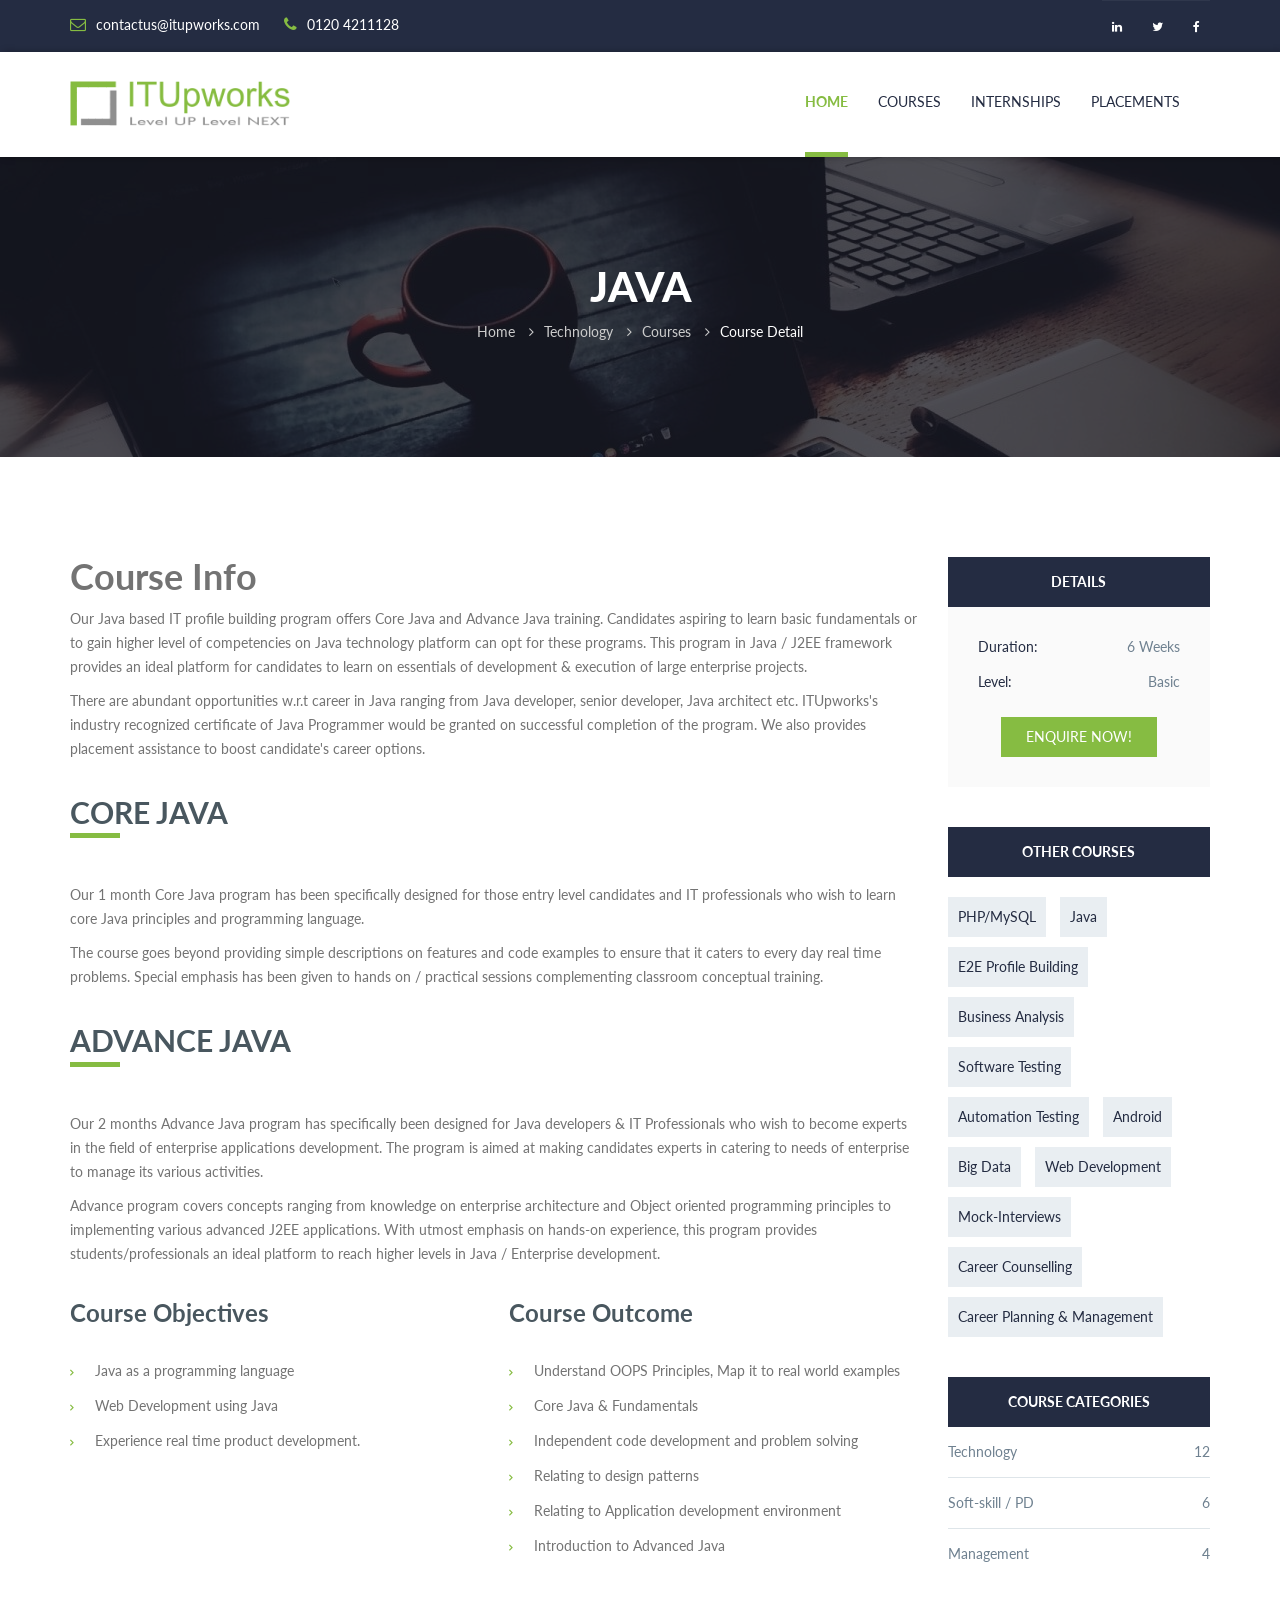
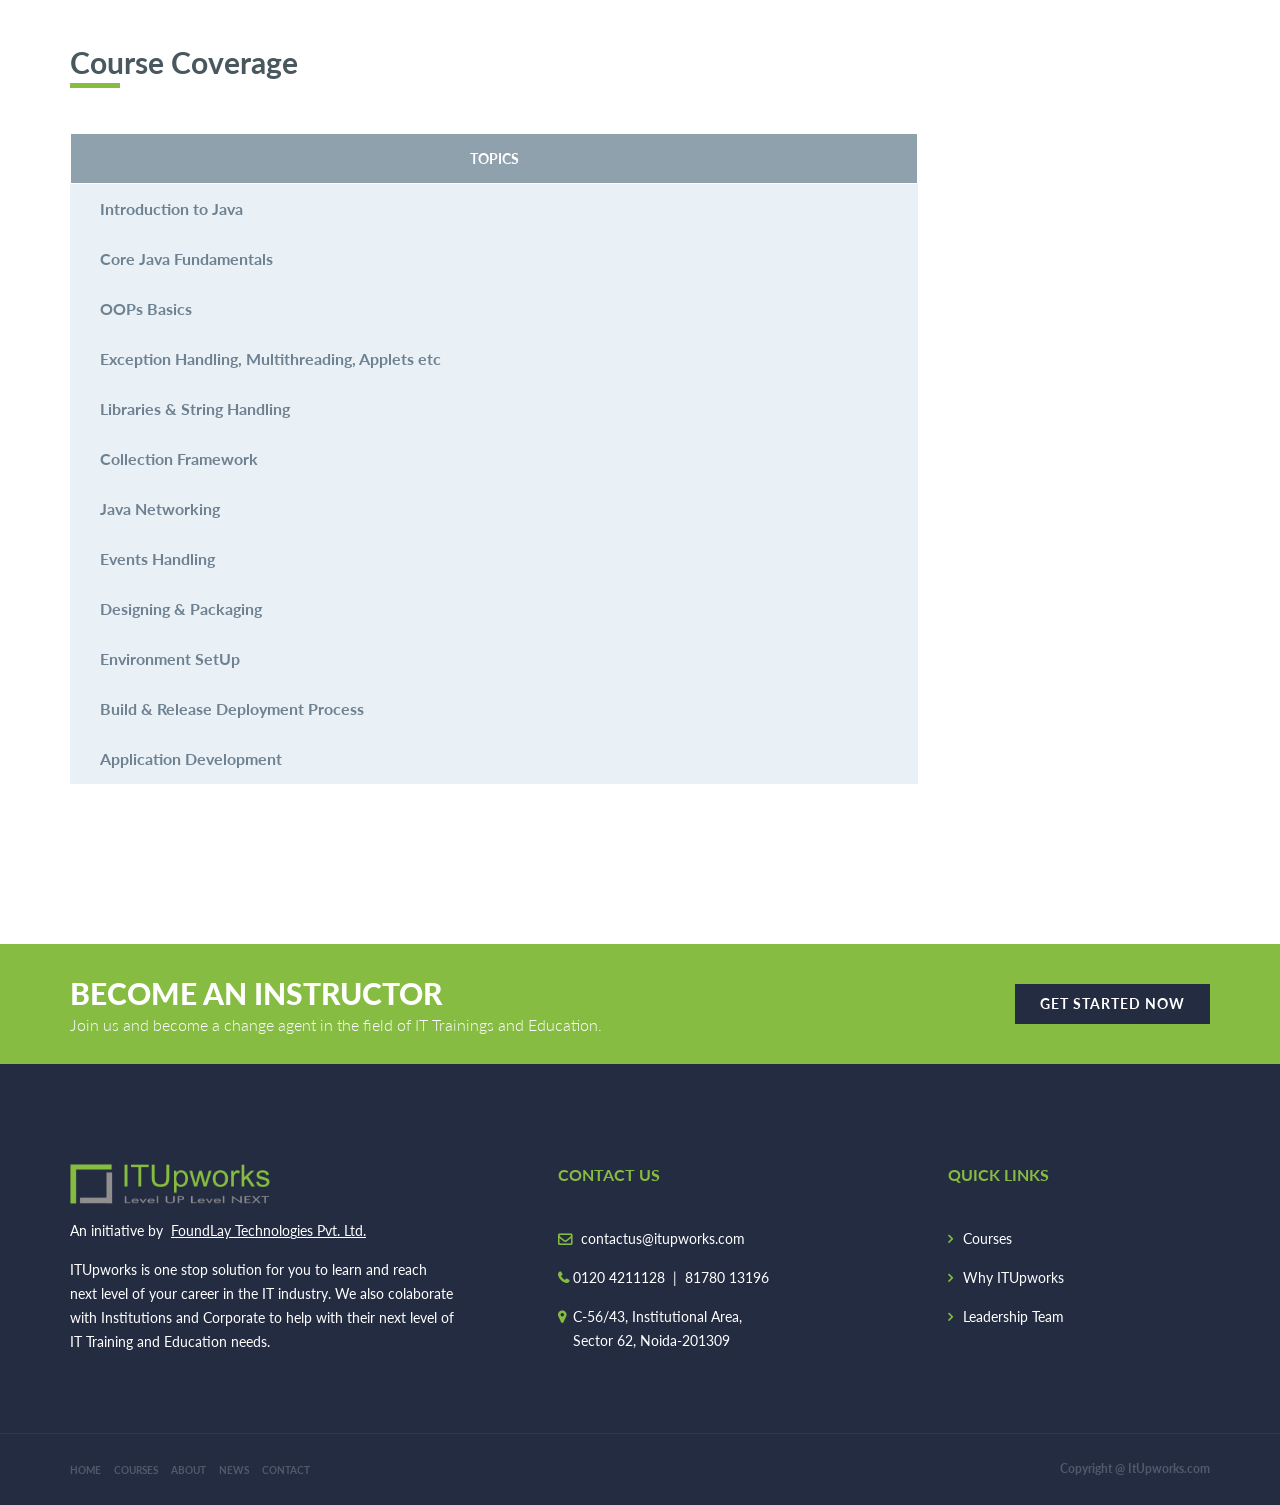
<file: itupworks.com/Angular.html>
<!DOCTYPE html>
<html lang="en">
<head><title>ITUpworks | Java</title>
    <meta charset="utf-8">
    <meta name="viewport" content="width=device-width, initial-scale=1.0">
    <!-- LIBRARY FONT-->
    <link type="text/css" rel="stylesheet" href="https://fonts.googleapis.com/css?family=Lato:400,400italic,700,900,300">
    <link type="text/css" rel="stylesheet" href="assets/font/font-icon/font-awesome-4.4.0/css/font-awesome.css">
    <link type="text/css" rel="stylesheet" href="assets/font/font-icon/font-svg/css/Glyphter.css">
    <!-- LIBRARY CSS-->
    <link type="text/css" rel="stylesheet" href="assets/libs/animate/animate1.css">
    <link type="text/css" rel="stylesheet" href="assets/libs/bootstrap-3.3.5/css/bootstrap1.css">
    <link type="text/css" rel="stylesheet" href="assets/libs/owl-carousel-2.0/assets/owl.carousel.css">
    <link type="text/css" rel="stylesheet" href="assets/libs/selectbox/css/jquery.selectbox.css">
    <link type="text/css" rel="stylesheet" href="assets/libs/fancybox/css/jquery.fancybox.css">
    <link type="text/css" rel="stylesheet" href="assets/libs/fancybox/css/jquery.fancybox-buttons.css">
    <link type="text/css" rel="stylesheet" href="assets/libs/media-element/build/mediaelementplayer.min.css">
    <!-- STYLE CSS    -->
    <link type="text/css" rel="stylesheet" href="assets/css/color-111.css" id="color-skins">
    <!--link(type="text/css", rel='stylesheet', href='#', id="color-skins")-->
    <script src="assets/libs/jquery/jquery-2.1.4.min1.js"></script>
    <script src="assets/libs/js-cookie/js.cookie1.js"></script>
	<style>.modal-header {
    padding: 2px 16px;
    }
	</style>
    <!--script.--><!--    if ((Cookies.get('color-skin') != undefined) && (Cookies.get('color-skin') != 'color-111')) {--><!--        $('#color-skins').attr('href', 'assets/css/' + Cookies.get('color-skin') + '.css');--><!--    } else if ((Cookies.get('color-skin') == undefined) || (Cookies.get('color-skin') == 'color-111')) {--><!--        $('#color-skins').attr('href', 'assets/css/color-111.css');--><!--    }-->
	<script>
	function becomeFocus() {
    	$('#bname').focus();
		}
    function become_An_Instructor(){
	    var name = document.getElementById("bname").value;
        var email = document.getElementById("bemail").value;
        var mobile = document.getElementById("bmobile").value;
		var Expertise = document.getElementById("bExpertise").value;
		$.ajax({
            url: "Become_An_Instructor.php",
            data:{
			'name':name,
			'email':email,
			'mobile':mobile,
			'expertise':Expertise
			},
            type: "POST",
            success: function(data){
			$data=JSON.parse(data);
            $("#bmyform").html($data);
			document.getElementById("bname").readOnly = true;
			document.getElementById("bemail").readOnly = true;
			document.getElementById("bmobile").readOnly = true;
			document.getElementById("bExpertise").readOnly = true;
            },
            
        });
    }
	</script>
	<script>
	function enrollFocus() {
    	$('#ename').focus();
		}
    function enroll_now(){
        var name = document.getElementById("ename").value;
        var email = document.getElementById("eemail").value;
        var mobile = document.getElementById("emobile").value;
		var course = document.getElementById("course_name").value; 
		var Educational = document.getElementById("Educational").value;
		$.ajax({
            url: "Enroll_now.php",
            data:{
			'name':name,
			'email':email,
			'mobile':mobile,
			'course':course,
			'Educational':Educational
			},
            type: "POST",
            success: function(data){
			$data=JSON.parse(data);
            $("#emyform").html($data);
			document.getElementById("ename").readOnly = true;
			document.getElementById("eemail").readOnly = true;
			document.getElementById("emobile").readOnly = true;
			document.getElementById("course_name").readOnly = true;
			document.getElementById("Educational").readOnly = true;
            },
            
        });
    }
	</script>
	</head>
<body><!-- HEADER-->
<header>
    <div class="header-topbar">
        <div class="container">
            <div class="topbar-left pull-left">
                <div class="email"><i class="topbar-icon fa fa-envelope-o"></i>contactus@itupworks.com</div>
                <div class="hotline"><i class="topbar-icon fa fa-phone"></i>0120 4211128</div>
            </div>
            <div class="topbar-right pull-right">
                <div class="socials"><a href="https://www.linkedin.com/company/itupworks/" target="_blank" class="linkedin"><i class="fa fa-linkedin"></i></a><a href="http://www.twitter.com/itupworks" target="_blank" class="twitter"><i class="fa fa-twitter"></i></a><a href="http://www.facebook.com/itupworks" target="_blank" class="facebook"><i class="fa fa-facebook"></i></a><!--a href="#" class="pinterest"><!---i class="fa fa-pinterest"></i></a><a href="#" class="blog"><i class="fa fa-rss"></i></a><a href="#" class="dribbble"><i class="fa fa-dribbble"></i></a---></div>
                <!---div class="group-sign-in"><a href="login.html" class="login">login</a><a href="register.html" class="register">register</a></div--->
            </div>
        </div>
    </div>
    <div class="header-main homepage-01">
        <div class="container">
            <div class="header-main-wrapper">
                <div class="navbar-heade">
                    <div class="logo pull-left"><a href="index.html" class="header-logo"><img src="assets/images/logo/FoundLayEducation_Logo.png" alt=""/></a></div>
                    <button type="button" data-toggle="collapse" data-target=".navigation" class="navbar-toggle edugate-navbar"><span class="icon-bar"></span><span class="icon-bar"></span><span class="icon-bar"></span></button>
                </div>
                 <nav class="navigation collapse navbar-collapse pull-right" >
					 <ul class="nav-links nav navbar-nav" >
                        <li class="dropdown  active" ><a href="index.html"  class="main-menu">Home<!--span class="fa fa-angle-down icons-dropdown"></span--></a>
                      <ul class="dropdown-menu edugate-dropdown-menu-1">
                                <li><a href="#about" class="link-page">About</a></li>
                                <li><a href="#latest_news" class="link-page">News</a></li>
                              
                               
                            </ul>
                        </li>
					<!--<li class="dropdown"  ><a href="#about" class="main-menu">About</a>
                        </li>-->
                        <li class="dropdown" ><a href="index.html#courses" class="main-menu">Courses<!--span class="fa fa-angle-down icons-dropdown"></span--></a>
                            <ul class="dropdown-menu edugate-dropdown-menu-1">
                                <li><a href="courses.html" class="link-page">Technology</a>
                                
                                
                                </li>
                                <li><a href="courses.html" class="link-page">Soft-Skills</a></li>
                                <li><a href="courses.html" class="link-page"> Management</a></li>
                                
                            </ul>
                        </li>
                        
                        
                        
                          <li class="dropdown" ><a href="internship.html" class="main-menu">Internships <!--span class="fa fa-angle-down icons-dropdown"></span--></a>
                            <!--ul class="dropdown-menu edugate-dropdown-menu-1">
                                <li><a href="courses.html" class="link-page">courses</a></li>
                                <li><a href="courses-detail.html" class="link-page">course detail</a></li>
                                <li><a href="events.html" class="link-page">events</a></li>
                                <li><a href="event-detail.html" class="link-page">event detail</a></li>
                            </ul-->
                        </li>
                        
                         
                            <!--ul class="dropdown-menu edugate-dropdown-menu-1">
                                <li><a href="courses.html" class="link-page">courses</a></li>
                                <li><a href="courses-detail.html" class="link-page">course detail</a></li>
                                <li><a href="events.html" class="link-page">events</a></li>
                                <li><a href="event-detail.html" class="link-page">event detail</a></li>
                            </ul-->
                        </li>
                        
                        
                        
                        
                        
                         <li class="dropdown" ><a href="placement.html" class="main-menu">Placements   <!--span class="fa fa-angle-down icons-dropdown"></span--></a>
                            <!--ul class="dropdown-menu edugate-dropdown-menu-1">
                                <li><a href="courses.html" class="link-page">courses</a></li>
                                <li><a href="courses-detail.html" class="link-page">course detail</a></li>
                                <li><a href="events.html" class="link-page">events</a></li>
                                <li><a href="event-detail.html" class="link-page">event detail</a></li>
                            </ul-->
                        </li>
                        
                        
                        
                        
                        
                        
						<!---New list added by tara for requirement of new site--->
						<li class="dropdown"><ul class="dropdown-menu edugate-dropdown-menu-1">
                        </li>
                        <!---li class="dropdown"><a href="gallery-3column.html" class="main-menu">gallery<span class="fa fa-angle-down icons-dropdown"></span></a-->
                            <!--ul class="dropdown-menu edugate-dropdown-menu-1">
                                <li><a href="gallery-3column.html" class="link-page">gallery 3 column</a></li>
                                <li><a href="gallery-4column.html" class="link-page">gallery 4 column</a></li>
                                <li><a href="gallery-masonry.html" class="link-page">gallery masonry</a></li>
                            </ul>
                        </li--->
                        <!---li class="dropdown"><a href="categories.html" class="main-menu">pages<span class="fa fa-angle-down icons-dropdown"></span></a>
                            <!--ul class="dropdown-menu edugate-dropdown-menu-1">
                                <li><a href="categories.html" class="link-page">categories</a></li>
                                <li><a href="profile-teacher.html" class="link-page">profile teacher</a></li>
                                <li><a href="about-us.html" class="link-page">about us</a></li>
                                <li><a href="login.html" class="link-page">login</a></li>
                                <li><a href="register.html" class="link-page">register</a></li>
                                <li><a href="404.html" class="link-page">404 page</a></li>
                                <li><a href="faq.html" class="link-page">FAQ page</a></li>
                            </ul>
                        </li--->
                        <!--<li class="dropdown"><a href="#latest_news" class="main-menu">News<!---span class="fa fa-angle-down icons-dropdown"></span---></a>
                            <!---ul class="dropdown-menu edugate-dropdown-menu-1">
                                <li><a href="news.html" class="link-page">news list</a></li>
                                <li><a href="news-grid.html" class="link-page">news grid</a></li>
                                <li><a href="news-grid-nonsidebar.html" class="link-page">news grid nonsidebar</a></li>
                                <li><a href="news-masonry.html" class="link-page">news masonry</a></li>
                                <li><a href="news-detail.html" class="link-page">news detail</a></li>
                            </ul--->
                      <!--  </li>-->
                        <li><a href="contact-us.html" class="main-menu">Contact</a></li>
                        <!---li class="button-search"><p class="main-menu"><i class="fa fa-search"></i></p></li--->
                        <!--div class="nav-search hide">
                            <!--form><input type="text" placeholder="Search" class="searchbox"/>
                                <button type="submit" class="searchbutton fa fa-search"></button>
                            </form>
                        </div--->
                    </ul>
                </nav>
            </div>
        </div>
    </div>
</header>
<!-- WRAPPER Modal popup box when click become an instructor-->
<div class="modal  bg-w-form contact-form" id="become_an_instructor" role="dialog" >
    <div class="modal-dialog">
    
      <!-- Modal content-->
      <div class="modal-content">
	   <form onsubmit="become_An_Instructor();return false" >
        <div class="modal-header"> 
		 <button type="button" class="close" data-dismiss="modal" style="font-size: 50px;">×</button>
         <h3><center>Become an Instructor</center></h3>
        </div>
		<div class="row">
        <div class="modal-body col-md-10 col-md-offset-1">
		  <div class="modal-body col-md-6">
          <label for="regname" class="control-label form-label ">Name <span class="highlight">*</span></label><input id="bname" type="text" placeholder="" required class="form-control form-input" style="border:1px solid black; background-color:  lightgray;"  /><!--p.help-block Warning !-->
		  </div>
		  <div class="modal-body col-md-6"><label for="regemail" class="control-label form-label">Email <span class="highlight">*</span></label><input id="bemail" type="email" placeholder="" class="form-control form-input" style="border:1px solid black; background-color:  lightgray;" required />
		  </div>
		  <div class="modal-body col-md-6"><label for="regpassword" class="control-label form-label">Mobile No. <span class="highlight">*</span></label><input id="bmobile"type="number"  min="0" max="10000000000" placeholder="" class="form-control form-input" style="border:1px solid black; background-color:  lightgray;" required/>
		  </div>
		  <div class="modal-body col-md-6">
		  <label for="regpassword" class="control-label form-label">Area Of Expertise <span class="highlight">*</span></label><input id="bExpertise" type="text" placeholder="" class="form-control form-input" style="border:1px solid black; background-color:  lightgray;" required/>
		  </div>
		   <div class="modal-body col-md-6 col-md-offset-2 ">
		   <input type="submit" data-dismiss="modal" class="btn btn-register btn-green" value="Cancel"></input>
		   &nbsp;&nbsp;<input  type="submit"  onfocusout="becomeFocus()" class="btn btn-register btn-green" value="submit"></input>
		   </div>
		</div>
		</div>
        <div class="modal-footer" >
			<center> <div id="bmyform"></div></center>
        </div>
		</form>
      </div>
      
    </div>
</div>
<!-- WRAPPER Modal popup box close when click become an instructor-->
<!-- WRAPPER Modal popup box when click enroll now-->
<div class="modal fade bg-w-form contact-form" id="enroll_now" role="dialog">
    <div class="modal-dialog">
    
      <!-- Modal content-->
      <div class="modal-content">
	  <form onsubmit="enroll_now();return false" >
        <div class="modal-header"> 
		 <button type="button" class="close" data-dismiss="modal" style="font-size: 50px;">×</button>
         <h3><center>Enroll</center></h3>
        </div>
		<div class="row">
			<div class="modal-body col-md-10 col-md-offset-1" >
			  <div class="modal-body col-md-6">
			  <label for="regname" class="control-label form-label ">Name <span class="highlight">*</span></label><input id="ename" type="text" placeholder="" required class="form-control form-input" style="border:1px solid black; background-color:  lightgray;"  /><!--p.help-block Warning !-->
			  </div>
			  <div class="modal-body col-md-6">
			  <label for="regemail" class="control-label form-label">Email <span class="highlight">*</span></label><input id="eemail" type="email" placeholder="" class="form-control form-input" style="border:1px solid black; background-color:  lightgray;" required />
			  </div>
			  <div class="modal-body col-md-6">
			  <label for="regpassword" class="control-label form-label">Mobile No. <span class="highlight">*</span></label><input id="emobile"  id="bmobile"type="number"  min="0" max="10000000000" placeholder="" class="form-control form-input" style="border:1px solid black; background-color:  lightgray;" required/>
			  <!---label for="regpassword" class="control-label form-label">Area Of Expertise <span class="highlight">*</span></label><input id="Expertise" type="password" placeholder="" class="form-control form-input" style="border:1px solid black; background-color:  lightgray;" required/--->
			  
			   </div>
			   
			    <div class="modal-body col-md-6">
			  <label for="Educational " class="control-label form-label">Education Qualification <span class="highlight">*</span></label><input id="Educational"   type="text"   placeholder="e.g BCA/MCA/B.tech/M.tech" class="form-control form-input" style="border:1px solid black; background-color:  lightgray;" required/>
			  <!---label for="regpassword" class="control-label form-label">Area Of Expertise <span class="highlight">*</span></label><input id="Expertise" type="password" placeholder="" class="form-control form-input" style="border:1px solid black; background-color:  lightgray;" required/--->
			    <input id="course_name" hidden type="text" value="Java-6 Weeks" >
			   </div>
			   <div class="modal-body col-md-6 col-md-offset-2">
			  <input type="submit" data-dismiss="modal" class="btn btn-register btn-green" value="Cancel"/>
			  &nbsp;&nbsp;<input  type="submit" onfocusout="enrollFocus()"  class="btn btn-register btn-green" value="Submit"></input>
			  </div>
		   </div>
		</div>
        <div class="modal-footer" >
			<center> <div id="emyform"></div></center>
        </div>
		</form>
      </div>
      
    </div>
</div>
<!-- WRAPPER Modal popup box close when click enroll now-->
<!-- WRAPPER-->
<div id="wrapper-content"><!-- PAGE WRAPPER-->
    <div id="page-wrapper"><!-- MAIN CONTENT-->
        <div class="main-content"><!-- CONTENT-->
            <div class="content">
                <div class="section background-opacity page-title set-height-top" style="background-image: url('assets/images/courses/Java/java2.jpg');">
                    <div class="container">
                        <div class="page-title-wrapper"><!--.page-title-content--><h2 class="captions">Java</h2>
                            <ol class="breadcrumb">
                                <li><a href="index.html">Home</a></li>
                                <li><a href="courses.html#technology">Technology</a></li>
                                <li><a href="courses.html#technology">Courses</a></li>
                                <li class="active"><a href="#">course detail</a></li>
                            </ol>
                        </div>
                    </div>
                </div>
                <!--div class="section">
                    <div class="search-input">
                        <div class="container">
                            <div class="search-input-wrapper">
                                <form><select class="form-select style-1 selectbox">
                                    <option value="all">all categories</option>
                                    <option value="languages">languages</option>
                                    <option value="science">science</option>
                                </select><select class="form-select style-2 selectbox">
                                    <option value="price">price</option>
                                    <option value="datetime">datetime</option>
                                    <option value="teacher">teacher</option>
                                </select><input type="text" placeholder="Do you want to learn today?" class="form-input"/>
                                    <button type="submit" class="form-submit btn btn-blue"><span>search now<i class="fa fa-search"></i></span></button>
                                    <div class="clearfix"></div>
                                </form>
                            </div>
                        </div>
                    </div>
                </div-->
                <div class="section section-padding courses-detail">
                    <div class="container">
                        <div class="courses-detail-wrapper">
                            <div class="row">
                                <div class="col-md-9 layout-left"><h1 class="course-title">Course Info</h1>

                                    <!--div class="course-info info">
                                        <div class="author item"><a href="#"><span>By&nbsp;</span><span>Emma Watson</span></a></div>
                                        <div class="date-time item"><a href="#">20 Aug 2015</a></div>
                                    </div-->
                                    <!--div class="course-video">
                                        <iframe src="https://www.youtube.com/embed/xo1VInw-SKc?list=PL7JgdmQ0zTfatnGhUnRBnhMwYEraSIRdD" allowfullscreen="allowfullscreen"></iframe>
                                        <div class="video-btn">
                                            <button class="btn btn-grey video-btn-right pull-right"><span>next lesson</span><i class="fa fa-angle-right"></i></button>
                                            <button class="btn btn-grey video-btn-left pull-right"><i class="fa fa-angle-left"></i><span>previous lesson</span></button>
                                        </div>
                                        <div class="clearfix"></div>
                                    </div--->
                                    <div class="course-des">
                                        <!--div class="course-des-title underline">Courses Info</div-->
                                        <div class="course-des-content"><p>Our Java based IT profile building program offers Core Java and Advance Java training. Candidates aspiring to learn basic fundamentals or to gain higher level of competencies on Java technology platform can opt for these programs. This program in Java / J2EE framework provides an ideal platform for candidates to learn on essentials of development & execution of large enterprise projects.</p>

                                            <p>There are abundant opportunities w.r.t career in Java ranging from Java developer, senior developer, Java architect etc. ITUpworks's industry recognized certificate of Java Programmer would be granted on successful completion of the program. We also provides placement assistance to boost candidate's career options.</p>
                                            <!---blockquote>
                                                <div class="main-quote">Video courses to build new skills from start to finish.</div>
                                                <div class="sub-quote">Lorem ipsum dolor sit amet, feugiat delicata liberavisse id cum, no quo maiorum intellegebat, liber regione eu sit. Mea cu case ludus integre.</div>
                                                <footer>Amber Ivy&nbsp;
                                                    <small>(Grancie Company)</small>
                                                </footer>
                                            </blockquote--->
                                        </div>
										<br>
										<div class="course-des-title underline">CORE JAVA</div>
										<p>Our 1 month Core Java program has been specifically designed for those entry level candidates and IT professionals who wish to learn core Java principles and programming language.</p>
										<p>The course goes beyond providing simple descriptions on features and code examples to ensure that it caters to every day real time problems. Special emphasis has been given to hands on / practical sessions complementing classroom conceptual training.</p>
										<br>
                                        <div class="course-des-title underline">ADVANCE JAVA</div>
										<p>Our 2 months Advance Java program has specifically been designed for Java developers & IT Professionals who wish to become experts in the field of enterprise applications development. The program is aimed at making candidates experts in catering to needs of enterprise to manage its various activities.</p>
										<p>Advance program covers concepts ranging from knowledge on enterprise architecture and Object oriented programming principles to implementing various advanced J2EE applications. With utmost emphasis on hands-on experience, this program provides students/professionals an ideal platform to reach higher levels in Java / Enterprise development.</p>
										
										<!---div class="news-list">
                                            <div class="list-expand-title">Requirements</div>
                                            <div class="row">
                                                <div class="col-md-6 col-sm-6 col-xs-6">
                                                    <ul class="list-unstyled list-detail">
                                                        <li><i class="fa fa-angle-right"></i><a href="#">Phasellus sit amet velit auctor turpis rhoncus.</a></li>
                                                        <li><i class="fa fa-angle-right"></i><a href="#">Phasellus sed dolor sodales, eleifend ipsum eu.</a></li>
                                                        <li><i class="fa fa-angle-right"></i><a href="#">Nullam id dolor in ex eleifend tempus.</a></li>
                                                        <li><i class="fa fa-angle-right"></i><a href="#">Etiam id lorem vel neque faucibus fermentum.</a></li>
                                                        <li><i class="fa fa-angle-right"></i><a href="#">Nunc tincidunt augue in enim sollicitudin feugiat.</a></li>
                                                    </ul>
                                                </div>
                                                <div class="col-md-6 col-sm-6 col-xs-6">
                                                    <ul class="list-unstyled list-detail">
                                                        <li><i class="fa fa-angle-right"></i><a href="#">Phasellus sit amet velit auctor turpis rhoncus.</a></li>
                                                        <li><i class="fa fa-angle-right"></i><a href="#">Phasellus sed dolor sodales, eleifend ipsum eu.</a></li>
                                                        <li><i class="fa fa-angle-right"></i><a href="#">Nullam id dolor in ex eleifend tempus.</a></li>
                                                        <li><i class="fa fa-angle-right"></i><a href="#">Etiam id lorem vel neque faucibus fermentum.</a></li>
                                                        <li><i class="fa fa-angle-right"></i><a href="#">Nunc tincidunt augue in enim sollicitudin feugiat.</a></li>
                                                    </ul>
                                                </div>
                                            </div>
                                        </div--->
										<br>
										<div class="news-list">
                                            <div class="row">
												
                                                <div class="col-md-6 col-sm-6 col-xs-6">
												<div class="list-expand-title">Course Objectives</div>
                                                    <ul class="list-unstyled list-detail">
                                                        <li><i class="fa fa-angle-right"></i>Java as a programming language</li>
                                                        <li><i class="fa fa-angle-right"></i> Web Development using Java </li>
														<li><i class="fa fa-angle-right"></i>  Experience real time product development.</li>
                                                    </ul>
                                                </div>
												<div class="col-md-6 col-sm-6 col-xs-6">
												<div class="list-expand-title">Course Outcome </div>
                                                    <ul class="list-unstyled list-detail">
                                                        <li><i class="fa fa-angle-right"></i>Understand OOPS Principles, Map it to real world examples</li>
                                                        <li><i class="fa fa-angle-right"></i>Core Java & Fundamentals</li>
                                                        <li><i class="fa fa-angle-right"></i>Independent code development and problem solving</li>
                                                        <li><i class="fa fa-angle-right"></i>Relating to design patterns</li>
                                                        <li><i class="fa fa-angle-right"></i>Relating to Application development environment</li>
														<li><i class="fa fa-angle-right"></i>Introduction to Advanced Java </li>
                                                    </ul>
                                                </div>
                                            </div>
                                        </div>
									</div>
										<div class="course-syllabus">
                                        <div class="course-syllabus-title underline">Course Coverage</div>
                                        <div class="course-table">
                                            <div class="outer-container">
                                                <div class="inner-container">
                                                    <div class="table-header">
                                                        <table class="edu-table-responsive">
                                                            <thead>
                                                            <tr class="heading-table">
                                                                <th class="col-4">Topics</th>
                                                            </tr>
                                                            </thead>
                                                        </table>
                                                    </div>
                                                    <div class="table-body">
                                                        <table class="edu-table-responsive table-hover">
                                                            <tbody>
                                                            <tr class="heading-content">
                                                                <td colspan="4" class="left heading-content"> Introduction to Java</td>
                                                            </tr>
                                                            <tr class="heading-content">
                                                                <td colspan="4" class="left heading-content"> Core Java Fundamentals </td>
                                                            </tr>
															 <tr class="heading-content">
                                                                <td colspan="4" class="left heading-content"> OOPs Basics </td>
                                                            </tr>
															<tr class="heading-content">
                                                                <td colspan="4" class="left heading-content"> Exception Handling, Multithreading, Applets etc</td>
                                                            </tr>
															<tr class="heading-content">
                                                                <td colspan="4" class="left heading-content"> Libraries & String Handling</td>
                                                            </tr>
															<tr class="heading-content">
                                                                <td colspan="4" class="left heading-content"> Collection Framework </td>
                                                            </tr>
															<tr class="heading-content">
                                                                <td colspan="4" class="left heading-content"> Java Networking</td>
                                                            </tr>
															<tr class="heading-content">
                                                                <td colspan="4" class="left heading-content"> Events Handling</td>
                                                            </tr>
															<tr class="heading-content">
                                                                <td colspan="4" class="left heading-content">Designing & Packaging</td>
                                                            </tr>
															<tr class="heading-content">
                                                                <td colspan="4" class="left heading-content"> Environment SetUp </td>
                                                            </tr>
															<tr class="heading-content">
                                                                <td colspan="4" class="left heading-content"> Build & Release Deployment Process</td>
                                                            </tr>
															<tr class="heading-content">
                                                                <td colspan="4" class="left heading-content"> Application Development </td>
                                                            </tr>
                                                            </tbody>
                                                        </table>
                                                    </div>
                                                </div>
                                            </div>
                                        </div>
									 </div>
									
										<!---New Div added by tara for create key feature of particular course--->
										<!---div class="news-list">
                                            <div class="list-expand-title">Key Features</div>
                                            <div class="row">
                                                <div class="col-md-6 col-sm-6 col-xs-6">
                                                    <ul class="list-unstyled list-detail">
                                                        <li><i class="fa fa-angle-right"></i><a href="#">40+ dedicated sessions</a></li>
                                                        <li><i class="fa fa-angle-right"></i><a href="#">Sessions ensure holistic skill development of the candidate</a></li>
                                                        <li><i class="fa fa-angle-right"></i><a href="#">IT Industry veterans as Faculty</a></li>
                                                    </ul>
                                                </div>
												<div class="col-md-6 col-sm-6 col-xs-6">
                                                    <ul class="list-unstyled list-detail">
                                                        <li><i class="fa fa-angle-right"></i><a href="#">Template based case studies</a></li>
                                                        <li><i class="fa fa-angle-right"></i><a href="#">Real world product development exposure</a></li>
                                                    </ul>
                                                </div>
                                            </div>
                                        </div>
                                    </div-->
                                    <!---div class="course-syllabus">
                                        <!---div class="course-syllabus-title underline">Course Coverage</div--->
                                        <!---div class="course-table">
                                            <div class="outer-container">
                                                <div class="inner-container">
                                                    <div class="table-header">
                                                        <table class="edu-table-responsive">
                                                            <thead>
                                                            <tr class="heading-table">
                                                                <th class="col-4">title</th>
                                                                <th class="col-2">estimate time</th>
                                                                <!---th class="col-3">spent time</th>
                                                                <th class="col-4">status</th>
                                                            </tr>
                                                            </thead>
                                                        </table>
                                                    </div>
                                                    <div class="table-body">
                                                        <table class="edu-table-responsive table-hover">
                                                            <tbody>
                                                            <tr class="heading-content">
                                                                <td colspan="4" class="left heading-content">1. Introduction</td>
                                                            </tr>
                                                            <tr class="table-row">
                                                                <td class="left col-1"><a href="#"><i class="bg-green mr25 fa fa-caret-right"></i><span>1.1 Introduction</span></a></td>
                                                                <td class="col-2"><i class="w20 fa fa-clock-o"></i><span>50:20</span></td>
                                                                <!--td class="col-3"><i class="w20 fa fa-clock-o"></i><span>40:20</span></td>
                                                                <td class="green-color col-4"><i class="w27 fa fa-check-square"></i><span>Complete</span></td->
                                                            </tr>
                                                            <tr class="table-row">
                                                                <td class="left col-1"><a href="#"><i class="bg-green mr25 fa fa-caret-right"></i><span>1.1 Creating your project</span></a></td>
                                                                <td class="col-2"><i class="w20 fa fa-clock-o"></i><span>50:20</span></td>
                                                                <!--td class="col-3"><i class="w20 fa fa-clock-o"></i><span>20:20</span></td>
                                                                <td class="bold-color col-4"><i class="w27 fa fa-pencil-square-o"></i><span>Learning</span></td->
                                                            </tr>
                                                            <tr class="table-row">
                                                                <td class="left col-1"><a href="#"><i class="mr18 fa fa-file-text"></i><span>1.1 Document setup and background</span></a></td>
                                                                <td class="col-2"><i class="w20 fa fa-clock-o"></i><span>50:20</span></td>
                                                                <!---td class="col-3"></td>
                                                                <td class="col-4">
                                                                    <div class="bg-yellow">FREE</div->
                                                                </td>
                                                            </tr>
                                                            <tr class="table-row">
                                                                <td class="left col-1"><a href="#"><i class="mr18 fa fa-file-text"></i><span>1.1 Introduction</span></a></td>
                                                                <td class="col-2"><i class="w20 fa fa-clock-o"></i><span>50:20</span></td>
                                                                <!---td class="col-3"></td>
                                                                <td class="bolder-color col-4"><i class="w27 fa fa-lock"></i><span>Private</span></td->
                                                            </tr>
                                                            <!---tr class="spacing-table">
                                                                <td colspan="4"></td>
                                                            </tr>
                                                            <tr class="heading-content">
                                                                <td colspan="4" class="left heading-content">2. Creating your project</td>
                                                            </tr>
                                                            <tr class="table-row">
                                                                <td class="left col-1"><a href="#"><i class="bg-green mr25 fa fa-caret-right"></i><span>2.1 Introduction</span></a></td>
                                                                <td class="col-2"><i class="w20 fa fa-clock-o"></i><span>50:20</span></td>
                                                                <td class="col-3"><i class="w20 fa fa-clock-o"></i><span>40:20</span></td>
                                                                <td class="green-color col-4"><i class="w27 fa fa-check-square"></i><span>Complete</span></td>
                                                            </tr>
                                                            <tr class="table-row">
                                                                <td class="left col-1"><a href="#"><i class="bg-green mr25 fa fa-caret-right"></i><span>2.2 Creating your project</span></a></td>
                                                                <td class="col-2"><i class="w20 fa fa-clock-o"></i><span>50:20</span></td>
                                                                <td class="col-3"><i class="w20 fa fa-clock-o"></i><span>20:20</span></td>
                                                                <td class="bold-color col-4"><i class="w27 fa fa-pencil-square-o"></i><span>Learning</span></td>
                                                            </tr>
                                                            <tr class="table-row">
                                                                <td class="left col-1"><a href="#"><i class="mr18 fa fa-file-text"></i><span>2.3 Document setup and background</span></a></td>
                                                                <td class="col-2"><i class="w20 fa fa-clock-o"></i><span>50:20</span></td>
                                                                <td class="col-3"></td>
                                                                <td class="col-4">
                                                                    <div class="bg-yellow">FREE</div>
                                                                </td>
                                                            </tr>
                                                            <tr class="table-row">
                                                                <td class="left col-1"><a href="#"><i class="mr18 fa fa-file-text"></i><span>2.4 Introduction</span></a></td>
                                                                <td class="col-2"><i class="w20 fa fa-clock-o"></i><span>50:20</span></td>
                                                                <td class="col-3"></td>
                                                                <td class="bolder-color col-4"><i class="w27 fa fa-lock"></i><span>Private</span></td>
                                                            </tr>
                                                            <tr class="table-row">
                                                                <td class="left col-1"><a href="#"><i class="mr18 fa fa-file-text"></i><span>2.5 Document setup and background</span></a></td>
                                                                <td class="col-2"><i class="w20 fa fa-clock-o"></i><span>50:20</span></td>
                                                                <td class="col-3"></td>
                                                                <td class="bolder-color col-4"><i class="w27 fa fa-lock"></i><span>Private</span></td>
                                                            </tr>
                                                            <tr class="table-row">
                                                                <td class="left col-1"><a href="#"><i class="mr18 fa fa-file-text"></i><span>2.6 Document setup and background</span></a></td>
                                                                <td class="col-2"><i class="w20 fa fa-clock-o"></i><span>50:20</span></td>
                                                                <td class="col-3"></td>
                                                                <td class="col-4">
                                                                    <div class="bg-yellow">FREE</div>
                                                                </td>
                                                            </tr>
                                                            <tr class="table-row">
                                                                <td class="left col-1"><a href="#"><i class="bg-green mr25 fa fa-caret-right"></i><span>2.7 Document setup and background</span></a></td>
                                                                <td class="col-2"><i class="w20 fa fa-clock-o"></i><span>50:20</span></td>
                                                                <td class="col-3"></td>
                                                                <td class="bolder-color col-4"><i class="w27 fa fa-lock"></i><span>Private</span></td>
                                                            </tr>
                                                            <tr class="table-row">
                                                                <td class="left col-1"><a href="#"><i class="bg-green mr25 fa fa-caret-right"></i><span>2.8 Document setup and background</span></a></td>
                                                                <td class="col-2"><i class="w20 fa fa-clock-o"></i><span>50:20</span></td>
                                                                <td class="col-3"></td>
                                                                <td class="bolder-color col-4"><i class="w27 fa fa-lock"></i><span>Private</span></td>
                                                            </tr>
                                                            <tr class="spacing-table">
                                                                <td colspan="4"></td>
                                                            </tr>
                                                            <tr class="heading-content">
                                                                <td colspan="4" class="left heading-content">3. Creating your apps</td>
                                                            </tr>
                                                            <tr class="table-row">
                                                                <td class="left col-1"><a href="#"><i class="bg-green mr25 fa fa-caret-right"></i><span>3.1 Introduction</span></a></td>
                                                                <td class="col-2"><i class="w20 fa fa-clock-o"></i><span>50:20</span></td>
                                                                <td class="col-3"><i class="w20 fa fa-clock-o"></i><span>40:20</span></td>
                                                                <td class="green-color col-4"><i class="w27 fa fa-check-square"></i><span>Complete</span></td>
                                                            </tr>
                                                            <tr class="table-row">
                                                                <td class="left col-1"><a href="#"><i class="bg-green mr25 fa fa-caret-right"></i><span>3.2 Creating your project</span></a></td>
                                                                <td class="col-2"><i class="w20 fa fa-clock-o"></i><span>50:20</span></td>
                                                                <td class="col-3"><i class="w20 fa fa-clock-o"></i><span>20:20</span></td>
                                                                <td class="bold-color col-4"><i class="w27 fa fa-pencil-square-o"></i><span>Learning</span></td>
                                                            </tr>
                                                            <tr class="table-row">
                                                                <td class="left col-1"><a href="#"><i class="mr18 fa fa-file-text"></i><span>3.3 Document setup and background</span></a></td>
                                                                <td class="col-2"><i class="w20 fa fa-clock-o"></i><span>50:20</span></td>
                                                                <td class="col-3"></td>
                                                                <td class="col-4">
                                                                    <div class="bg-yellow">FREE</div>
                                                                </td>
                                                            </tr>
                                                            <tr class="table-row">
                                                                <td class="left col-1"><a href="#"><i class="mr18 fa fa-file-text"></i><span>3.4 Introduction</span></a></td>
                                                                <td class="col-2"><i class="w20 fa fa-clock-o"></i><span>50:20</span></td>
                                                                <td class="col-3"></td>
                                                                <td class="bolder-color col-4"><i class="w27 fa fa-lock"></i><span>Private</span></td>
                                                            </tr>
                                                            <tr class="table-row">
                                                                <td class="left col-1"><a href="#"><i class="mr18 fa fa-file-text"></i><span>3.5 Document setup and background</span></a></td>
                                                                <td class="col-2"><i class="w20 fa fa-clock-o"></i><span>50:20</span></td>
                                                                <td class="col-3"></td>
                                                                <td class="bolder-color col-4"><i class="w27 fa fa-lock"></i><span>Private</span></td>
                                                            </tr>
                                                            <tr class="table-row">
                                                                <td class="left col-1"><a href="#"><i class="mr18 fa fa-file-text"></i><span>3.6 Document setup and background</span></a></td>
                                                                <td class="col-2"><i class="w20 fa fa-clock-o"></i><span>50:20</span></td>
                                                                <td class="col-3"></td>
                                                                <td class="col-4">
                                                                    <div class="bg-yellow">FREE</div>
                                                                </td>
                                                            </tr>
                                                            <tr class="table-row">
                                                                <td class="left col-1"><a href="#"><i class="bg-green mr25 fa fa-caret-right"></i><span>3.7 Document setup and background</span></a></td>
                                                                <td class="col-2"><i class="w20 fa fa-clock-o"></i><span>50:20</span></td>
                                                                <td class="col-3"></td>
                                                                <td class="bolder-color"><i class="w27 fa fa-lock"></i><span>Private</span></td>
                                                            </tr>
                                                            <tr class="table-row col-4">
                                                                <td class="left col-1"><a href="#"><i class="bg-green mr25 fa fa-caret-right"></i><span>3.8 Document setup and background</span></a></td>
                                                                <td class="col-2"><i class="w20 fa fa-clock-o"></i><span>50:20</span></td>
                                                                <td class="col-3"></td>
                                                                <td class="bolder-color col-4"><i class="w27 fa fa-lock"></i><span>Private</span></td>
                                                            </tr>
                                                            <tr class="table-row">
                                                                <td class="left col-1"><a href="#"><i class="bg-green mr25 fa fa-caret-right"></i><span>3.9 Document setup and background</span></a></td>
                                                                <td class="col-2"><i class="w20 fa fa-clock-o"></i><span>50:20</span></td>
                                                                <td class="col-3"></td>
                                                                <td class="bolder-color col-4"><i class="w27 fa fa-lock"></i><span>Private</span></td>
                                                            </tr>
                                                            <tr class="table-row">
                                                                <td class="left col-1"><a href="#"><i class="bg-green mr25 fa fa-caret-right"></i><span>3.10 Document setup and background</span></a></td>
                                                                <td class="col-2"><i class="w20 fa fa-clock-o"></i><span>50:20</span></td>
                                                                <td class="col-3"></td>
                                                                <td class="bolder-color col-4"><i class="w27 fa fa-lock"></i><span>Private</span></td>
                                                            </tr>
                                                            </tbody>
                                                        </table>
                                                    </div>
                                                </div>
                                            </div>
                                        </div>
                                    </div-->
                                </div>
                                <div class="col-md-3 sidebar layout-right">
                                    <div class="row">
                                        <div class="course-price-widget widget col-sm-6 col-md-12 col-xs-6 &#x20B9">
                                            <div class="title-widget">Details</div>
                                            <div class="content-widget">
                                                <div class="course-price-widget-wrapper">
                                                    <div class="row">
                                                        <div class="col-md-12 info-row col-sm-12 col-xs-12">
                                                            <div class="pull-left title">Duration:</div>
                                                            <div class="pull-right ">6 Weeks</div>
                                                        </div>
                                                        <div class="col-md-12 info-row col-sm-12 col-xs-12">
                                                            <div class="pull-left title">Level:</div>
                                                            <div class="pull-right level">Basic</div>
                                                        </div>
                                                        <!---div class="col-md-12 info-row col-sm-12 col-xs-12">
                                                            <div class="pull-left title">Finished:</div>
                                                            <div class="pull-right firgue">42</div>
                                                        </div>
                                                        <div class="col-md-12 info-row col-sm-12 col-xs-12">
                                                            <div class="pull-left title">Rate:</div>
                                                            <div title="Rated 5.00 out of 5" class="pull-right star-rating"><span class="width-80"><strong class="rating">5.00</strong> out of 5</span></div>
                                                        </div--->
                                                    </div>
                                                    <button class="btn btn-green" data-target="#enroll_now"  data-toggle="modal"><span> ENQUIRE NOW!</span></button>
                                                </div>
                                            </div>
                                        </div>
                                        <!---div class="author-widget widget col-sm-6 col-md-12 col-xs-6 sd380">
                                            <div class="title-widget">about emma watson</div>
                                            <div class="content-widget">
                                                <div class="staff-item author-widget-wrapper customize">
                                                    <div class="staff-item-wrapper">
                                                        <div class="staff-info"><a href="#" class="staff-avatar"><img src="assets/images/people-avatar-3.jpg" alt="" class="img-responsive"/></a><a href="#" class="staff-name">lana simth</a>

                                                            <div class="staff-job">vice head teacher</div>
                                                            <div class="staff-desctiption">Nam libelo tempore, cum soluta nobis est eligendi optio cumque nilhi impedil quo minus end maximie fade posimus the end.</div>
                                                        </div>
                                                    </div>
                                                    <div class="staff-socials"><a href="#" class="facebook"><i class="fa fa-facebook"></i></a><a href="#" class="google"><i class="fa fa-google-plus"></i></a><a href="#" class="twitter"><i class="fa fa-twitter"></i></a></div>
                                                </div>
                                            </div>
                                        </div--->
                                        <div class="clearfix"></div>
                                        <!---div class="popular-course-widget widget col-sm-6 col-md-12 col-xs-6 sd380">
                                            <div class="title-widget">popular courses</div>
                                            <div class="content-widget">
                                                <div class="media">
                                                    <div class="media-left"><a href="courses-detail.html" class="link"><img src="assets/images/popular/popular-1.jpg" alt="" class="media-image"/></a></div>
                                                    <div class="media-right">
                                                        <div class="cur">35</div>
                                                        <a href="courses-detail.html" class="link title">Adobe Lightroom CC for Photographers</a>

                                                        <div class="info">
                                                            <div class="author item"><a href="#"><span>By Sandara</span></a></div>
                                                        </div>
                                                    </div>
                                                </div>
                                                <div class="media">
                                                    <div class="media-left"><a href="courses-detail.html" class="link"><img src="assets/images/popular/popular-2.jpg" alt="" class="media-image"/></a></div>
                                                    <div class="media-right">
                                                        <div class="cur">40</div>
                                                        <a href="courses-detail.html" class="link title">Adobe Lightroom CC for Photographers</a>

                                                        <div class="info">
                                                            <div class="author item"><a href="#"><span>By Sandara</span></a></div>
                                                        </div>
                                                    </div>
                                                </div>
                                                <div class="media">
                                                    <div class="media-left"><a href="courses-detail.html" class="link"><img src="assets/images/popular/popular-3.jpg" alt="" class="media-image"/></a></div>
                                                    <div class="media-right">
                                                        <div class="cur">34</div>
                                                        <a href="courses-detail.html" class="link title">Adobe Lightroom CC for Photographers</a>

                                                        <div class="info">
                                                            <div class="author item"><a href="#"><span>By Sandara</span></a></div>
                                                        </div>
                                                    </div>
                                                </div>
                                                <div class="media">
                                                    <div class="media-left"><a href="courses-detail.html" class="link"><img src="assets/images/popular/popular-4.jpg" alt="" class="media-image"/></a></div>
                                                    <div class="media-right">
                                                        <div class="cur">27</div>
                                                        <a href="courses-detail.html" class="link title">Adobe Lightroom CC for Photographers</a>

                                                        <div class="info">
                                                            <div class="author item"><a href="#"><span>By Sandara</span></a></div>
                                                        </div>
                                                    </div>
                                                </div>
                                            </div>
                                        </div--->
										<div class="tag-widget widget col-sm-6 col-md-12 col-xs-6 sd380">
                                            <div class="title-widget">Other Courses</div>
                                            <div class="content-widget">
                                                <!--ul class="tag-widget list-unstyled">
                                                    <li><a href="#" class="tag-item">Software</a></li>
                                                    <li><a href="#" class="tag-item">Music</a></li>
                                                    <li><a href="#" class="tag-item">Photography</a></li>
                                                    <li><a href="#" class="tag-item">Communication</a></li>
                                                    <li><a href="#" class="tag-item">Tutorial</a></li>
                                                    <li><a href="#" class="tag-item">Biology</a></li>
                                                    <li><a href="#" class="tag-item">Photoshop</a></li>
                                                    <li><a href="#" class="tag-item">Economics</a></li>
                                                    <li><a href="#" class="tag-item">Statistics</a></li>
                                                </ul--->
												<ul class="tag-widget list-unstyled">
													<li><a href="php_mysql_detail.html" class="tag-item">PHP/MySQL</a></li>
                                                    <li><a href="java_detail.html" class="tag-item">Java</a></li>
													<li><a href="E2E_profile_building.html" class="tag-item">E2E Profile Building</a></li>
													<li><a href="business_analysis_detail.html" class="tag-item">Business Analysis</a></li>
                                                    <li><a href="software_testing_detail.html" class="tag-item">Software Testing</a></li>
													<li><a  class="tag-item" href="automation_testing_detail.html">Automation Testing</a></li>
                                                    <li><a  class="tag-item">Android</a></li>
													<li><a  class="tag-item">Big Data</a></li>
													<li><a  class="tag-item" href="web_development_detail.html">Web Development</a></li>
                                                    <li><a  class="tag-item">Mock-Interviews</a></li>
													<li><a href="Career_counselling.html" class="tag-item">Career Counselling</a></li>
													<li><a href="career_planning_management_detail.html" class="tag-item">Career Planning & Management</a></li>
												</ul>
                                            </div>
                                        </div>
										<div class="clearfix"></div>
										<div class="category-widget widget col-sm-6 col-md-12 col-xs-6 sd380">
                                            <div class="title-widget">Course Categories</div>
                                            <div class="content-widget">
                                                <!---ul class="category-widget list-unstyled">
                                                    <li><a href="categories.html" class="link cat-item"><span class="pull-left">Web Design</span><span class="pull-right">125</span></a></li>
                                                    <li><a href="categories.html" class="link cat-item"><span class="pull-left">Wordpress Themes</span><span class="pull-right">97</span></a></li>
                                                    <li><a href="categories.html" class="link cat-item"><span class="pull-left">Photography</span><span class="pull-right">56</span></a></li>
                                                    <li><a href="categories.html" class="link cat-item"><span class="pull-left">Video</span><span class="pull-right">24</span></a></li>
                                                    <li><a href="categories.html" class="link cat-item"><span class="pull-left">Miscellaneous</span><span class="pull-right">13</span></a></li>
                                                </ul-->
												<ul class="category-widget list-unstyled">
                                                    <li><a href="courses.html#technology" class="link cat-item"><span class="pull-left">Technology</span><span class="pull-right">12</span></a></li>
                                                    <li><a href="courses.html#soft_skills" class="link cat-item"><span class="pull-left">Soft-skill / PD</span><span class="pull-right">6</span></a></li>
                                                    <li><a href="courses.html#management" class="link cat-item"><span class="pull-left">Management</span><span class="pull-right">4</span></a></li>
                                                </ul>
                                            </div>
                                        </div>
                                        <div class="clearfix"></div>
                                    </div>
                                </div>
                            </div>
                        </div>
                    </div>
                </div>
            </div>
        </div>
    </div>
    <!-- BUTTON BACK TO TOP-->
    <div id="back-top"><a href="#top"><i class="fa fa-angle-double-up"></i></a></div>
</div>
<!-- FOOTER-->
<footer>
    <div class="footer-top">
        <div class="container">
            <div class="footer-top-wrapper">
                <div class="footer-top-left"><p class="footer-top-focus">BECOME AN INSTRUCTOR</p>

                    <p class="footer-top-text">Join us and become a change agent in the field of IT Trainings and Education.</p></div>
                <div class="footer-top-right">
                     <button  class="btn btn-blue btn-bold" data-target="#become_an_instructor"  data-toggle="modal"><span>GET STARTED NOW</span></button>
                </div>
            </div>
        </div>
    </div>
    <div class="footer-main">
        <div class="container">
            <div class="footer-main-wrapper">
                <div class="row">
						<div class="col-md-5 col-sm-5 col-xs-5 sd380">
                            <div class="edugate-widget widget">
							    <!--div class="title-widget" ><a href="index.html" class="header-logo"><img style="width: 200px; height:40px;" src="assets/images/logo/FoundLayEducation_Logo.png" alt=""/></a><h6  style=" color:white;  text-transform: capitalize;"><br>An initiative by </h6><a target="_blank" href="https://www.foundlay.com"><h5 style=" color:white;  text-transform: capitalize;" ><U>FoundLay Technologies Pvt. Ltd.</U></h5></a><div style="font:inherit;"><h5 style=" color:white;   text-transform: capitalize;">ITUpworks is one stop solution for you to learn and reach next level of your career in the IT industry. We also colaborate with Institutions and Corporate to help with their next level of IT Training and Education needs.</h5></div></div--->
							   <div class="useful-link-list">
                                            <ul class="list-unstyled">
											  		<li><a href="index.html" class="header-logo"><img style="width: 200px; height:40px;" src="assets/images/logo/FoundLayEducation_Logo.png" alt=""/></a></li>
													<li>An initiative by &nbsp;<a target="_blank" href="http://www.foundlay.com"><U>FoundLay Technologies Pvt. Ltd.</U></a></li>
													<li> ITUpworks is one stop solution for you to learn and reach <br> next level of your career in the IT industry. We also colaborate <br> with Institutions and Corporate to help with their next level of <br> IT Training and Education needs.</li>
											</ul>
                                            
                                </div>
                            </div>
                        </div>
                        <div class="col-md-4 col-sm-4 col-xs-4 sd380">
                            <div class="useful-link-widget widget">
                                <div class="title-widget">CONTACT US</div>
								 <div class="content-widget">
                                    <div class="useful-link-list">
                                        <!---div class="row"--->
                                            <!---div class="col-md-4 col-sm-4 col-xs-4"--->
                                                <ul class="list-unstyled">
													<li><i class="fa fa-envelope-o"></i>&nbsp;&nbsp;contactus@itupworks.com</li>
													<li><i class="fa fa-phone"></i> 0120 4211128  &nbsp;|&nbsp;  81780 13196</li>
													<li><i class="fa fa-map-marker"></i><P> C-56/43, Institutional Area, <br>Sector 62, Noida-201309</p>
													<!--p>United States - GA 22222</p--></li>
												</ul>
                                            <!---/div>
                                        <!---/div--->
                                    </div>
                                 </div>
                                <!---div class="content-widget">
                                    <div class="useful-link-list">
                                        <div class="row">
                                            <div class="col-md-6 col-sm-6 col-xs-6">
                                                <ul class="list-unstyled">
                                                    <li><i class="fa fa-angle-right"></i><a href="#">Teachers</a></li>
                                                    <li><i class="fa fa-angle-right"></i><a href="#">Courses</a></li>
                                                    <li><i class="fa fa-angle-right"></i><a href="#">Support</a></li>
                                                    <li><i class="fa fa-angle-right"></i><a href="#">Why Edugate</a></li>
                                                    <li><i class="fa fa-angle-right"></i><a href="#">Social Media</a></li>
                                                    <li><i class="fa fa-angle-right"></i><a href="#">Site Map</a></li>
                                                </ul>
                                            </div>
                                            <div class="col-md-6 col-sm-6 col-xs-6">
                                                <ul class="list-unstyled">
                                                    <li><i class="fa fa-angle-right"></i><a href="#">Company</a></li>
                                                    <li><i class="fa fa-angle-right"></i><a href="#">Latest Courses</a></li>
                                                    <li><i class="fa fa-angle-right"></i><a href="#">Partners</a></li>
                                                    <li><i class="fa fa-angle-right"></i><a href="#">Blog Post</a></li>
                                                    <li><i class="fa fa-angle-right"></i><a href="#">Help Topic</a></li>
                                                    <li><i class="fa fa-angle-right"></i><a href="#">Policies</a></li>
                                                </ul>
                                            </div>
                                        </div>
                                    </div>
                                </div-->
                            </div>
                        </div>
						<div class="col-md-3 col-sm-3 col-xs-3 sd380">
                            <div class="useful-link-widget widget">
                                <div class="title-widget">Quick LINKS</div>
								 <div class="content-widget">
                                    <div class="useful-link-list">
                                        <!---div class="row">
                                            <div class="col-md-4 col-sm-4 col-xs-4"--->
                                                <ul class="list-unstyled">
                                                    <li><i class="fa fa-angle-right"></i><a href="index.html#courses" >Courses</a></li>
                                                    <li><i class="fa fa-angle-right"></i><a href="index.html#whyItUpworks">Why ITUpworks</a></li>
                                                    <!--li><i class="fa fa-angle-right"></i><a href="contact.html#map">Site Map</a></li-->
                                                    <li><i class="fa fa-angle-right"></i><a href="index.html#leadership">Leadership Team</a></li>
                                                </ul>
                                            <!---/div>
                                        </div--->
                                    </div>
                                 </div>
                            </div>
                        </div>
                    
                    <!---div class="col-2">
                        <div class="col-md-3 col-sm-6 col-xs-6 sd380">
                            <div class="gallery-widget widget">
                                <div class="title-widget">GALLERY</div>
                                <div class="content-widget">
                                    <div class="gallery-list"><a href="#" class="thumb"><img src="assets/images/gallery/gallery-01.jpg" alt="" class="img-responsive"/></a><a href="#" class="thumb"><img src="assets/images/gallery/gallery-02.jpg" alt="" class="img-responsive"/></a><a href="#" class="thumb"><img src="assets/images/gallery/gallery-03.jpg" alt="" class="img-responsive"/></a><a href="#" class="thumb"><img src="assets/images/gallery/gallery-04.jpg" alt="" class="img-responsive"/></a><a href="#" class="thumb"><img src="assets/images/gallery/gallery-05.jpg" alt="" class="img-responsive"/></a><a href="#" class="thumb"><img src="assets/images/gallery/gallery-06.jpg" alt="" class="img-responsive"/></a><a href="#" class="thumb"><img src="assets/images/gallery/gallery-07.jpg" alt="" class="img-responsive"/></a><a href="#" class="thumb"><img src="assets/images/gallery/gallery-08.jpg"
                                                                                                                                                                                                                                                                                                                                                                                                                                                                                                                                                                                                                                                                                                                                                                                                                                                                                        alt="" class="img-responsive"/></a></div>
                                    <div class="clearfix"></div>
                                    <a href="#" class="view-more">View more&nbsp;<i class="fa fa-angle-double-right mls"></i></a></div>
                            </div>
                        </div>
                        <div class="col-md-3 col-sm-6 col-xs-6 sd380">
                            <div class="mailing-widget widget">
                                <div class="title-widget">MAILING</div>
                                <div class="content-wiget"><p>Sign up for our mailing list to get latest updates and offers.</p>

                                    <form action="index.html">
                                        <div class="input-group"><input type="text" placeholder="Email address" class="form-control form-email-widget"/><span class="input-group-btn"><input type="submit" value="?" class="btn btn-email"/></span></div>
                                    </form>
                                    <p>We respect your privacy</p>

                                    <div class="socials"><a href="#" class="facebook"><i class="fa fa-facebook"></i></a><a href="#" class="google"><i class="fa fa-google-plus"></i></a><a href="#" class="twitter"><i class="fa fa-twitter"></i></a><a href="#" class="pinterest"><i class="fa fa-pinterest"></i></a><a href="#" class="blog"><i class="fa fa-rss"></i></a><a href="#" class="dribbble"><i class="fa fa-dribbble"></i></a></div>
                                </div>
                            </div>
                        </div>
                    </div---->
                </div>
            </div>
            <div class="hyperlink">
                <div class="pull-left hyper-left">
                    <ul class="list-inline">
                        <li><a href="index.html#home">HOME</a></li>
                        <li><a href="index.html#courses">COURSES</a></li>
                        <li><a href="index.html#about">ABOUT</a></li>
                        <!---li><a href="categories.html">PAGES</a></li-->
                        <li><a href="index.html#latest_news">NEWS</a></li>
                        <li><a href="contact-us.html">CONTACT</a></li>
                    </ul>
                </div>
                <div class="pull-right hyper-right">Copyright @ ItUpworks.com</div>
            </div>
        </div>
    </div>
</footer>
<!-- THEME SETTING-->
<!---div class="theme-setting">
    <div class="theme-loading">
        <div class="theme-loading-content">
            <div class="dots-loader"></div>
        </div>
    </div>
    <a href="javascript:;" class="btn-theme-setting"><i class="fa fa-tint"></i></a>

    <div class="content-theme-setting"><h2 class="title">setting color</h2>
        <ul class="list-unstyled list-inline color-skins">
            <li data-color="color-111"></li>
            <li data-color="color-2"></li>
            <li data-color="color-3"></li>
            <li data-color="color-4"></li>
            <li data-color="color-5"></li>
            <li data-color="color-6"></li>
            <li data-color="color-7"></li>
            <li data-color="color-8"></li>
            <li data-color="color-9"></li>
            <li data-color="color-1110"></li>
        </ul>
    </div>
</div--->
<!-- LOADING--><!-- JAVASCRIPT LIBS--><!--script.--><!--    if ((Cookies.get('color-skin') != undefined) && (Cookies.get('color-skin') != 'color-111')) {--><!--        $('.logo .header-logo img').attr('src', 'assets/images/logo-' + Cookies.get('color-skin') + '.png');--><!--    } else if ((Cookies.get('color-skin') == undefined) || (Cookies.get('color-skin') == 'color-111')) {--><!--        $('.logo .header-logo img').attr('src', 'assets/images/logo-color-111.png');--><!--    }-->
<script src="assets/libs/bootstrap-3.3.5/js/bootstrap.min.js"></script>
<script src="assets/libs/smooth-scroll/jquery-smoothscroll.js"></script>
<script src="assets/libs/owl-carousel-2.0/owl.carousel.min.js"></script>
<script src="assets/libs/appear/jquery.appear.js"></script>
<script src="assets/libs/count-to/jquery.countTo.js"></script>
<script src="assets/libs/wow-js/wow.min.js"></script>
<script src="assets/libs/selectbox/js/jquery.selectbox-0.2.min.js"></script>
<script src="assets/libs/fancybox/js/jquery.fancybox.js"></script>
<script src="assets/libs/fancybox/js/jquery.fancybox-buttons.js"></script>
<!-- MAIN JS-->
<script src="assets/js/main.js"></script>
<!-- LOADING SCRIPTS FOR PAGE--></body>
</html>
</file>
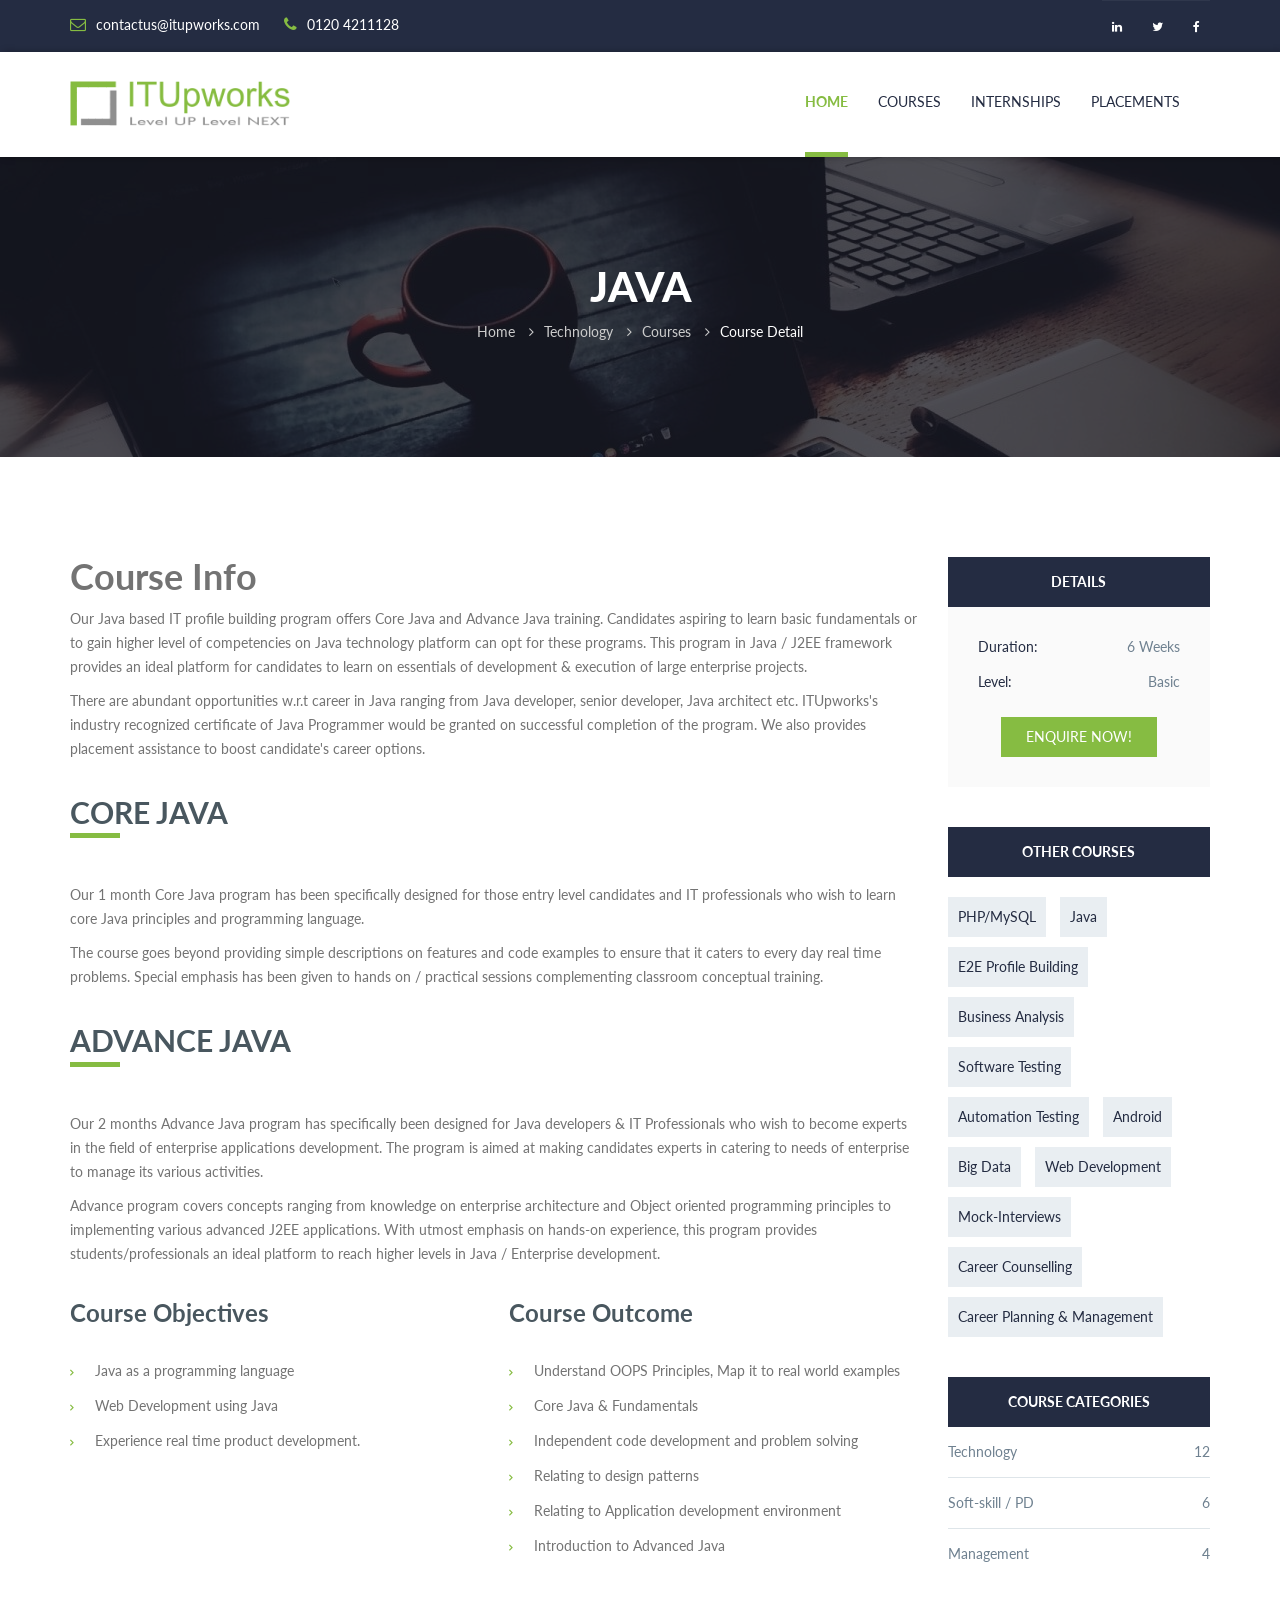
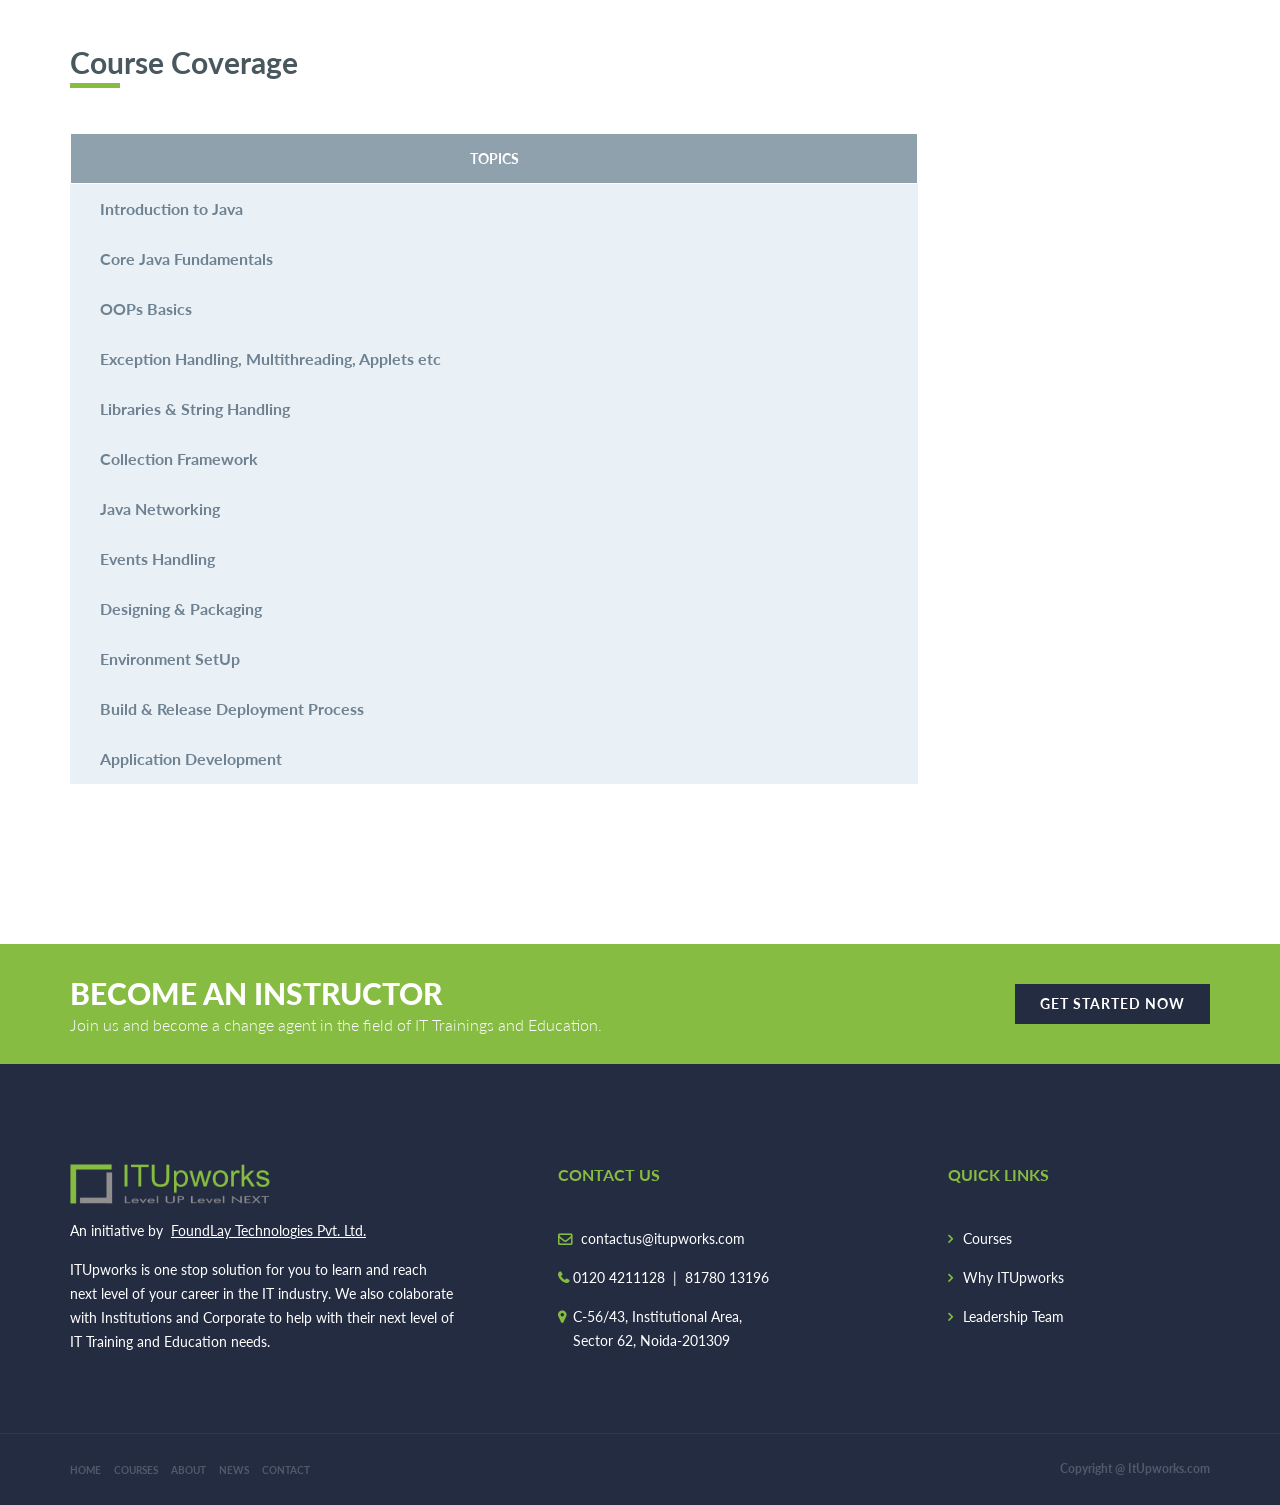
<file: itupworks.com/Angular_JS.html>
<!DOCTYPE html>
<html lang="en">
<head><title>ITUpworks | Java</title>
    <meta charset="utf-8">
    <meta name="viewport" content="width=device-width, initial-scale=1.0">
    <!-- LIBRARY FONT-->
    <link type="text/css" rel="stylesheet" href="https://fonts.googleapis.com/css?family=Lato:400,400italic,700,900,300">
    <link type="text/css" rel="stylesheet" href="assets/font/font-icon/font-awesome-4.4.0/css/font-awesome.css">
    <link type="text/css" rel="stylesheet" href="assets/font/font-icon/font-svg/css/Glyphter.css">
    <!-- LIBRARY CSS-->
    <link type="text/css" rel="stylesheet" href="assets/libs/animate/animate1.css">
    <link type="text/css" rel="stylesheet" href="assets/libs/bootstrap-3.3.5/css/bootstrap1.css">
    <link type="text/css" rel="stylesheet" href="assets/libs/owl-carousel-2.0/assets/owl.carousel.css">
    <link type="text/css" rel="stylesheet" href="assets/libs/selectbox/css/jquery.selectbox.css">
    <link type="text/css" rel="stylesheet" href="assets/libs/fancybox/css/jquery.fancybox.css">
    <link type="text/css" rel="stylesheet" href="assets/libs/fancybox/css/jquery.fancybox-buttons.css">
    <link type="text/css" rel="stylesheet" href="assets/libs/media-element/build/mediaelementplayer.min.css">
    <!-- STYLE CSS    -->
    <link type="text/css" rel="stylesheet" href="assets/css/color-111.css" id="color-skins">
    <!--link(type="text/css", rel='stylesheet', href='#', id="color-skins")-->
    <script src="assets/libs/jquery/jquery-2.1.4.min1.js"></script>
    <script src="assets/libs/js-cookie/js.cookie1.js"></script>
	<style>.modal-header {
    padding: 2px 16px;
    }
	</style>
    <!--script.--><!--    if ((Cookies.get('color-skin') != undefined) && (Cookies.get('color-skin') != 'color-111')) {--><!--        $('#color-skins').attr('href', 'assets/css/' + Cookies.get('color-skin') + '.css');--><!--    } else if ((Cookies.get('color-skin') == undefined) || (Cookies.get('color-skin') == 'color-111')) {--><!--        $('#color-skins').attr('href', 'assets/css/color-111.css');--><!--    }-->
	<script>
	function becomeFocus() {
    	$('#bname').focus();
		}
    function become_An_Instructor(){
	    var name = document.getElementById("bname").value;
        var email = document.getElementById("bemail").value;
        var mobile = document.getElementById("bmobile").value;
		var Expertise = document.getElementById("bExpertise").value;
		$.ajax({
            url: "Become_An_Instructor.php",
            data:{
			'name':name,
			'email':email,
			'mobile':mobile,
			'expertise':Expertise
			},
            type: "POST",
            success: function(data){
			$data=JSON.parse(data);
            $("#bmyform").html($data);
			document.getElementById("bname").readOnly = true;
			document.getElementById("bemail").readOnly = true;
			document.getElementById("bmobile").readOnly = true;
			document.getElementById("bExpertise").readOnly = true;
            },
            
        });
    }
	</script>
	<script>
	function enrollFocus() {
    	$('#ename').focus();
		}
    function enroll_now(){
        var name = document.getElementById("ename").value;
        var email = document.getElementById("eemail").value;
        var mobile = document.getElementById("emobile").value;
		var course = document.getElementById("course_name").value; 
		var Educational = document.getElementById("Educational").value;
		$.ajax({
            url: "Enroll_now.php",
            data:{
			'name':name,
			'email':email,
			'mobile':mobile,
			'course':course,
			'Educational':Educational
			},
            type: "POST",
            success: function(data){
			$data=JSON.parse(data);
            $("#emyform").html($data);
			document.getElementById("ename").readOnly = true;
			document.getElementById("eemail").readOnly = true;
			document.getElementById("emobile").readOnly = true;
			document.getElementById("course_name").readOnly = true;
			document.getElementById("Educational").readOnly = true;
            },
            
        });
    }
	</script>
	</head>
<body><!-- HEADER-->
<header>
    <div class="header-topbar">
        <div class="container">
            <div class="topbar-left pull-left">
                <div class="email"><i class="topbar-icon fa fa-envelope-o"></i>contactus@itupworks.com</div>
                <div class="hotline"><i class="topbar-icon fa fa-phone"></i>0120 4211128</div>
            </div>
            <div class="topbar-right pull-right">
                <div class="socials"><a href="https://www.linkedin.com/company/itupworks/" target="_blank" class="linkedin"><i class="fa fa-linkedin"></i></a><a href="http://www.twitter.com/itupworks" target="_blank" class="twitter"><i class="fa fa-twitter"></i></a><a href="http://www.facebook.com/itupworks" target="_blank" class="facebook"><i class="fa fa-facebook"></i></a><!--a href="#" class="pinterest"><!---i class="fa fa-pinterest"></i></a><a href="#" class="blog"><i class="fa fa-rss"></i></a><a href="#" class="dribbble"><i class="fa fa-dribbble"></i></a---></div>
                <!---div class="group-sign-in"><a href="login.html" class="login">login</a><a href="register.html" class="register">register</a></div--->
            </div>
        </div>
    </div>
    <div class="header-main homepage-01">
        <div class="container">
            <div class="header-main-wrapper">
                <div class="navbar-heade">
                    <div class="logo pull-left"><a href="index.html" class="header-logo"><img src="assets/images/logo/FoundLayEducation_Logo.png" alt=""/></a></div>
                    <button type="button" data-toggle="collapse" data-target=".navigation" class="navbar-toggle edugate-navbar"><span class="icon-bar"></span><span class="icon-bar"></span><span class="icon-bar"></span></button>
                </div>
                <nav class="navigation collapse navbar-collapse pull-right" >
					 <ul class="nav-links nav navbar-nav" >
                        <li class="dropdown  active" ><a href="index.html"  class="main-menu">Home<!--span class="fa fa-angle-down icons-dropdown"></span--></a>
                      <ul class="dropdown-menu edugate-dropdown-menu-1">
                                <li><a href="#about" class="link-page">About</a></li>
                                <li><a href="#latest_news" class="link-page">News</a></li>
                              
                               
                            </ul>
                        </li>
					<!--<li class="dropdown"  ><a href="#about" class="main-menu">About</a>
                        </li>-->
                        <li class="dropdown" ><a href="index.html#courses" class="main-menu">Courses<!--span class="fa fa-angle-down icons-dropdown"></span--></a>
                            <ul class="dropdown-menu edugate-dropdown-menu-1">
                                <li><a href="courses.html" class="link-page">Technology</a>
                                
                                
                                </li>
                                <li><a href="courses.html" class="link-page">Soft-Skills</a></li>
                                <li><a href="courses.html" class="link-page"> Management</a></li>
                                
                            </ul>
                        </li>
                        
                        
                        
                          <li class="dropdown" ><a href="internship.html" class="main-menu">Internships <!--span class="fa fa-angle-down icons-dropdown"></span--></a>
                            <!--ul class="dropdown-menu edugate-dropdown-menu-1">
                                <li><a href="courses.html" class="link-page">courses</a></li>
                                <li><a href="courses-detail.html" class="link-page">course detail</a></li>
                                <li><a href="events.html" class="link-page">events</a></li>
                                <li><a href="event-detail.html" class="link-page">event detail</a></li>
                            </ul-->
                        </li>
                        
                         
                            <!--ul class="dropdown-menu edugate-dropdown-menu-1">
                                <li><a href="courses.html" class="link-page">courses</a></li>
                                <li><a href="courses-detail.html" class="link-page">course detail</a></li>
                                <li><a href="events.html" class="link-page">events</a></li>
                                <li><a href="event-detail.html" class="link-page">event detail</a></li>
                            </ul-->
                        </li>
                        
                        
                        
                        
                        
                         <li class="dropdown" ><a href="placement.html" class="main-menu">Placements   <!--span class="fa fa-angle-down icons-dropdown"></span--></a>
                            <!--ul class="dropdown-menu edugate-dropdown-menu-1">
                                <li><a href="courses.html" class="link-page">courses</a></li>
                                <li><a href="courses-detail.html" class="link-page">course detail</a></li>
                                <li><a href="events.html" class="link-page">events</a></li>
                                <li><a href="event-detail.html" class="link-page">event detail</a></li>
                            </ul-->
                        </li>
                        
                        
                        
                        
                        
                        
						<!---New list added by tara for requirement of new site--->
						<li class="dropdown"><ul class="dropdown-menu edugate-dropdown-menu-1">
                        </li>
                        <!---li class="dropdown"><a href="gallery-3column.html" class="main-menu">gallery<span class="fa fa-angle-down icons-dropdown"></span></a-->
                            <!--ul class="dropdown-menu edugate-dropdown-menu-1">
                                <li><a href="gallery-3column.html" class="link-page">gallery 3 column</a></li>
                                <li><a href="gallery-4column.html" class="link-page">gallery 4 column</a></li>
                                <li><a href="gallery-masonry.html" class="link-page">gallery masonry</a></li>
                            </ul>
                        </li--->
                        <!---li class="dropdown"><a href="categories.html" class="main-menu">pages<span class="fa fa-angle-down icons-dropdown"></span></a>
                            <!--ul class="dropdown-menu edugate-dropdown-menu-1">
                                <li><a href="categories.html" class="link-page">categories</a></li>
                                <li><a href="profile-teacher.html" class="link-page">profile teacher</a></li>
                                <li><a href="about-us.html" class="link-page">about us</a></li>
                                <li><a href="login.html" class="link-page">login</a></li>
                                <li><a href="register.html" class="link-page">register</a></li>
                                <li><a href="404.html" class="link-page">404 page</a></li>
                                <li><a href="faq.html" class="link-page">FAQ page</a></li>
                            </ul>
                        </li--->
                        <!--<li class="dropdown"><a href="#latest_news" class="main-menu">News<!---span class="fa fa-angle-down icons-dropdown"></span---></a>
                            <!---ul class="dropdown-menu edugate-dropdown-menu-1">
                                <li><a href="news.html" class="link-page">news list</a></li>
                                <li><a href="news-grid.html" class="link-page">news grid</a></li>
                                <li><a href="news-grid-nonsidebar.html" class="link-page">news grid nonsidebar</a></li>
                                <li><a href="news-masonry.html" class="link-page">news masonry</a></li>
                                <li><a href="news-detail.html" class="link-page">news detail</a></li>
                            </ul--->
                      <!--  </li>-->
                        <li><a href="contact-us.html" class="main-menu">Contact</a></li>
                        <!---li class="button-search"><p class="main-menu"><i class="fa fa-search"></i></p></li--->
                        <!--div class="nav-search hide">
                            <!--form><input type="text" placeholder="Search" class="searchbox"/>
                                <button type="submit" class="searchbutton fa fa-search"></button>
                            </form>
                        </div--->
                    </ul>
                </nav>
            </div>
        </div>
    </div>
</header>
<!-- WRAPPER Modal popup box when click become an instructor-->
<div class="modal  bg-w-form contact-form" id="become_an_instructor" role="dialog" >
    <div class="modal-dialog">
    
      <!-- Modal content-->
      <div class="modal-content">
	   <form onsubmit="become_An_Instructor();return false" >
        <div class="modal-header"> 
		 <button type="button" class="close" data-dismiss="modal" style="font-size: 50px;">×</button>
         <h3><center>Become an Instructor</center></h3>
        </div>
		<div class="row">
        <div class="modal-body col-md-10 col-md-offset-1">
		  <div class="modal-body col-md-6">
          <label for="regname" class="control-label form-label ">Name <span class="highlight">*</span></label><input id="bname" type="text" placeholder="" required class="form-control form-input" style="border:1px solid black; background-color:  lightgray;"  /><!--p.help-block Warning !-->
		  </div>
		  <div class="modal-body col-md-6"><label for="regemail" class="control-label form-label">Email <span class="highlight">*</span></label><input id="bemail" type="email" placeholder="" class="form-control form-input" style="border:1px solid black; background-color:  lightgray;" required />
		  </div>
		  <div class="modal-body col-md-6"><label for="regpassword" class="control-label form-label">Mobile No. <span class="highlight">*</span></label><input id="bmobile"type="number"  min="0" max="10000000000" placeholder="" class="form-control form-input" style="border:1px solid black; background-color:  lightgray;" required/>
		  </div>
		  <div class="modal-body col-md-6">
		  <label for="regpassword" class="control-label form-label">Area Of Expertise <span class="highlight">*</span></label><input id="bExpertise" type="text" placeholder="" class="form-control form-input" style="border:1px solid black; background-color:  lightgray;" required/>
		  </div>
		   <div class="modal-body col-md-6 col-md-offset-2 ">
		   <input type="submit" data-dismiss="modal" class="btn btn-register btn-green" value="Cancel"></input>
		   &nbsp;&nbsp;<input  type="submit"  onfocusout="becomeFocus()" class="btn btn-register btn-green" value="submit"></input>
		   </div>
		</div>
		</div>
        <div class="modal-footer" >
			<center> <div id="bmyform"></div></center>
        </div>
		</form>
      </div>
      
    </div>
</div>
<!-- WRAPPER Modal popup box close when click become an instructor-->
<!-- WRAPPER Modal popup box when click enroll now-->
<div class="modal fade bg-w-form contact-form" id="enroll_now" role="dialog">
    <div class="modal-dialog">
    
      <!-- Modal content-->
      <div class="modal-content">
	  <form onsubmit="enroll_now();return false" >
        <div class="modal-header"> 
		 <button type="button" class="close" data-dismiss="modal" style="font-size: 50px;">×</button>
         <h3><center>Enroll</center></h3>
        </div>
		<div class="row">
			<div class="modal-body col-md-10 col-md-offset-1" >
			  <div class="modal-body col-md-6">
			  <label for="regname" class="control-label form-label ">Name <span class="highlight">*</span></label><input id="ename" type="text" placeholder="" required class="form-control form-input" style="border:1px solid black; background-color:  lightgray;"  /><!--p.help-block Warning !-->
			  </div>
			  <div class="modal-body col-md-6">
			  <label for="regemail" class="control-label form-label">Email <span class="highlight">*</span></label><input id="eemail" type="email" placeholder="" class="form-control form-input" style="border:1px solid black; background-color:  lightgray;" required />
			  </div>
			  <div class="modal-body col-md-6">
			  <label for="regpassword" class="control-label form-label">Mobile No. <span class="highlight">*</span></label><input id="emobile"  id="bmobile"type="number"  min="0" max="10000000000" placeholder="" class="form-control form-input" style="border:1px solid black; background-color:  lightgray;" required/>
			  <!---label for="regpassword" class="control-label form-label">Area Of Expertise <span class="highlight">*</span></label><input id="Expertise" type="password" placeholder="" class="form-control form-input" style="border:1px solid black; background-color:  lightgray;" required/--->
			  
			   </div>
			   
			    <div class="modal-body col-md-6">
			  <label for="Educational " class="control-label form-label">Education Qualification <span class="highlight">*</span></label><input id="Educational"   type="text"   placeholder="e.g BCA/MCA/B.tech/M.tech" class="form-control form-input" style="border:1px solid black; background-color:  lightgray;" required/>
			  <!---label for="regpassword" class="control-label form-label">Area Of Expertise <span class="highlight">*</span></label><input id="Expertise" type="password" placeholder="" class="form-control form-input" style="border:1px solid black; background-color:  lightgray;" required/--->
			    <input id="course_name" hidden type="text" value="Java-6 Weeks" >
			   </div>
			   <div class="modal-body col-md-6 col-md-offset-2">
			  <input type="submit" data-dismiss="modal" class="btn btn-register btn-green" value="Cancel"/>
			  &nbsp;&nbsp;<input  type="submit" onfocusout="enrollFocus()"  class="btn btn-register btn-green" value="Submit"></input>
			  </div>
		   </div>
		</div>
        <div class="modal-footer" >
			<center> <div id="emyform"></div></center>
        </div>
		</form>
      </div>
      
    </div>
</div>
<!-- WRAPPER Modal popup box close when click enroll now-->
<!-- WRAPPER-->
<div id="wrapper-content"><!-- PAGE WRAPPER-->
    <div id="page-wrapper"><!-- MAIN CONTENT-->
        <div class="main-content"><!-- CONTENT-->
            <div class="content">
                <div class="section background-opacity page-title set-height-top" style="background-image: url('assets/images/courses/Java/java2.jpg');">
                    <div class="container">
                        <div class="page-title-wrapper"><!--.page-title-content--><h2 class="captions">Java</h2>
                            <ol class="breadcrumb">
                                <li><a href="index.html">Home</a></li>
                                <li><a href="courses.html#technology">Technology</a></li>
                                <li><a href="courses.html#technology">Courses</a></li>
                                <li class="active"><a href="#">course detail</a></li>
                            </ol>
                        </div>
                    </div>
                </div>
                <!--div class="section">
                    <div class="search-input">
                        <div class="container">
                            <div class="search-input-wrapper">
                                <form><select class="form-select style-1 selectbox">
                                    <option value="all">all categories</option>
                                    <option value="languages">languages</option>
                                    <option value="science">science</option>
                                </select><select class="form-select style-2 selectbox">
                                    <option value="price">price</option>
                                    <option value="datetime">datetime</option>
                                    <option value="teacher">teacher</option>
                                </select><input type="text" placeholder="Do you want to learn today?" class="form-input"/>
                                    <button type="submit" class="form-submit btn btn-blue"><span>search now<i class="fa fa-search"></i></span></button>
                                    <div class="clearfix"></div>
                                </form>
                            </div>
                        </div>
                    </div>
                </div-->
                <div class="section section-padding courses-detail">
                    <div class="container">
                        <div class="courses-detail-wrapper">
                            <div class="row">
                                <div class="col-md-9 layout-left"><h1 class="course-title">Course Info</h1>

                                    <!--div class="course-info info">
                                        <div class="author item"><a href="#"><span>By&nbsp;</span><span>Emma Watson</span></a></div>
                                        <div class="date-time item"><a href="#">20 Aug 2015</a></div>
                                    </div-->
                                    <!--div class="course-video">
                                        <iframe src="https://www.youtube.com/embed/xo1VInw-SKc?list=PL7JgdmQ0zTfatnGhUnRBnhMwYEraSIRdD" allowfullscreen="allowfullscreen"></iframe>
                                        <div class="video-btn">
                                            <button class="btn btn-grey video-btn-right pull-right"><span>next lesson</span><i class="fa fa-angle-right"></i></button>
                                            <button class="btn btn-grey video-btn-left pull-right"><i class="fa fa-angle-left"></i><span>previous lesson</span></button>
                                        </div>
                                        <div class="clearfix"></div>
                                    </div--->
                                    <div class="course-des">
                                        <!--div class="course-des-title underline">Courses Info</div-->
                                        <div class="course-des-content"><p>Our Java based IT profile building program offers Core Java and Advance Java training. Candidates aspiring to learn basic fundamentals or to gain higher level of competencies on Java technology platform can opt for these programs. This program in Java / J2EE framework provides an ideal platform for candidates to learn on essentials of development & execution of large enterprise projects.</p>

                                            <p>There are abundant opportunities w.r.t career in Java ranging from Java developer, senior developer, Java architect etc. ITUpworks's industry recognized certificate of Java Programmer would be granted on successful completion of the program. We also provides placement assistance to boost candidate's career options.</p>
                                            <!---blockquote>
                                                <div class="main-quote">Video courses to build new skills from start to finish.</div>
                                                <div class="sub-quote">Lorem ipsum dolor sit amet, feugiat delicata liberavisse id cum, no quo maiorum intellegebat, liber regione eu sit. Mea cu case ludus integre.</div>
                                                <footer>Amber Ivy&nbsp;
                                                    <small>(Grancie Company)</small>
                                                </footer>
                                            </blockquote--->
                                        </div>
										<br>
										<div class="course-des-title underline">CORE JAVA</div>
										<p>Our 1 month Core Java program has been specifically designed for those entry level candidates and IT professionals who wish to learn core Java principles and programming language.</p>
										<p>The course goes beyond providing simple descriptions on features and code examples to ensure that it caters to every day real time problems. Special emphasis has been given to hands on / practical sessions complementing classroom conceptual training.</p>
										<br>
                                        <div class="course-des-title underline">ADVANCE JAVA</div>
										<p>Our 2 months Advance Java program has specifically been designed for Java developers & IT Professionals who wish to become experts in the field of enterprise applications development. The program is aimed at making candidates experts in catering to needs of enterprise to manage its various activities.</p>
										<p>Advance program covers concepts ranging from knowledge on enterprise architecture and Object oriented programming principles to implementing various advanced J2EE applications. With utmost emphasis on hands-on experience, this program provides students/professionals an ideal platform to reach higher levels in Java / Enterprise development.</p>
										
										<!---div class="news-list">
                                            <div class="list-expand-title">Requirements</div>
                                            <div class="row">
                                                <div class="col-md-6 col-sm-6 col-xs-6">
                                                    <ul class="list-unstyled list-detail">
                                                        <li><i class="fa fa-angle-right"></i><a href="#">Phasellus sit amet velit auctor turpis rhoncus.</a></li>
                                                        <li><i class="fa fa-angle-right"></i><a href="#">Phasellus sed dolor sodales, eleifend ipsum eu.</a></li>
                                                        <li><i class="fa fa-angle-right"></i><a href="#">Nullam id dolor in ex eleifend tempus.</a></li>
                                                        <li><i class="fa fa-angle-right"></i><a href="#">Etiam id lorem vel neque faucibus fermentum.</a></li>
                                                        <li><i class="fa fa-angle-right"></i><a href="#">Nunc tincidunt augue in enim sollicitudin feugiat.</a></li>
                                                    </ul>
                                                </div>
                                                <div class="col-md-6 col-sm-6 col-xs-6">
                                                    <ul class="list-unstyled list-detail">
                                                        <li><i class="fa fa-angle-right"></i><a href="#">Phasellus sit amet velit auctor turpis rhoncus.</a></li>
                                                        <li><i class="fa fa-angle-right"></i><a href="#">Phasellus sed dolor sodales, eleifend ipsum eu.</a></li>
                                                        <li><i class="fa fa-angle-right"></i><a href="#">Nullam id dolor in ex eleifend tempus.</a></li>
                                                        <li><i class="fa fa-angle-right"></i><a href="#">Etiam id lorem vel neque faucibus fermentum.</a></li>
                                                        <li><i class="fa fa-angle-right"></i><a href="#">Nunc tincidunt augue in enim sollicitudin feugiat.</a></li>
                                                    </ul>
                                                </div>
                                            </div>
                                        </div--->
										<br>
										<div class="news-list">
                                            <div class="row">
												
                                                <div class="col-md-6 col-sm-6 col-xs-6">
												<div class="list-expand-title">Course Objectives</div>
                                                    <ul class="list-unstyled list-detail">
                                                        <li><i class="fa fa-angle-right"></i>Java as a programming language</li>
                                                        <li><i class="fa fa-angle-right"></i> Web Development using Java </li>
														<li><i class="fa fa-angle-right"></i>  Experience real time product development.</li>
                                                    </ul>
                                                </div>
												<div class="col-md-6 col-sm-6 col-xs-6">
												<div class="list-expand-title">Course Outcome </div>
                                                    <ul class="list-unstyled list-detail">
                                                        <li><i class="fa fa-angle-right"></i>Understand OOPS Principles, Map it to real world examples</li>
                                                        <li><i class="fa fa-angle-right"></i>Core Java & Fundamentals</li>
                                                        <li><i class="fa fa-angle-right"></i>Independent code development and problem solving</li>
                                                        <li><i class="fa fa-angle-right"></i>Relating to design patterns</li>
                                                        <li><i class="fa fa-angle-right"></i>Relating to Application development environment</li>
														<li><i class="fa fa-angle-right"></i>Introduction to Advanced Java </li>
                                                    </ul>
                                                </div>
                                            </div>
                                        </div>
									</div>
										<div class="course-syllabus">
                                        <div class="course-syllabus-title underline">Course Coverage</div>
                                        <div class="course-table">
                                            <div class="outer-container">
                                                <div class="inner-container">
                                                    <div class="table-header">
                                                        <table class="edu-table-responsive">
                                                            <thead>
                                                            <tr class="heading-table">
                                                                <th class="col-4">Topics</th>
                                                            </tr>
                                                            </thead>
                                                        </table>
                                                    </div>
                                                    <div class="table-body">
                                                        <table class="edu-table-responsive table-hover">
                                                            <tbody>
                                                            <tr class="heading-content">
                                                                <td colspan="4" class="left heading-content"> Introduction to Java</td>
                                                            </tr>
                                                            <tr class="heading-content">
                                                                <td colspan="4" class="left heading-content"> Core Java Fundamentals </td>
                                                            </tr>
															 <tr class="heading-content">
                                                                <td colspan="4" class="left heading-content"> OOPs Basics </td>
                                                            </tr>
															<tr class="heading-content">
                                                                <td colspan="4" class="left heading-content"> Exception Handling, Multithreading, Applets etc</td>
                                                            </tr>
															<tr class="heading-content">
                                                                <td colspan="4" class="left heading-content"> Libraries & String Handling</td>
                                                            </tr>
															<tr class="heading-content">
                                                                <td colspan="4" class="left heading-content"> Collection Framework </td>
                                                            </tr>
															<tr class="heading-content">
                                                                <td colspan="4" class="left heading-content"> Java Networking</td>
                                                            </tr>
															<tr class="heading-content">
                                                                <td colspan="4" class="left heading-content"> Events Handling</td>
                                                            </tr>
															<tr class="heading-content">
                                                                <td colspan="4" class="left heading-content">Designing & Packaging</td>
                                                            </tr>
															<tr class="heading-content">
                                                                <td colspan="4" class="left heading-content"> Environment SetUp </td>
                                                            </tr>
															<tr class="heading-content">
                                                                <td colspan="4" class="left heading-content"> Build & Release Deployment Process</td>
                                                            </tr>
															<tr class="heading-content">
                                                                <td colspan="4" class="left heading-content"> Application Development </td>
                                                            </tr>
                                                            </tbody>
                                                        </table>
                                                    </div>
                                                </div>
                                            </div>
                                        </div>
									 </div>
									
										<!---New Div added by tara for create key feature of particular course--->
										<!---div class="news-list">
                                            <div class="list-expand-title">Key Features</div>
                                            <div class="row">
                                                <div class="col-md-6 col-sm-6 col-xs-6">
                                                    <ul class="list-unstyled list-detail">
                                                        <li><i class="fa fa-angle-right"></i><a href="#">40+ dedicated sessions</a></li>
                                                        <li><i class="fa fa-angle-right"></i><a href="#">Sessions ensure holistic skill development of the candidate</a></li>
                                                        <li><i class="fa fa-angle-right"></i><a href="#">IT Industry veterans as Faculty</a></li>
                                                    </ul>
                                                </div>
												<div class="col-md-6 col-sm-6 col-xs-6">
                                                    <ul class="list-unstyled list-detail">
                                                        <li><i class="fa fa-angle-right"></i><a href="#">Template based case studies</a></li>
                                                        <li><i class="fa fa-angle-right"></i><a href="#">Real world product development exposure</a></li>
                                                    </ul>
                                                </div>
                                            </div>
                                        </div>
                                    </div-->
                                    <!---div class="course-syllabus">
                                        <!---div class="course-syllabus-title underline">Course Coverage</div--->
                                        <!---div class="course-table">
                                            <div class="outer-container">
                                                <div class="inner-container">
                                                    <div class="table-header">
                                                        <table class="edu-table-responsive">
                                                            <thead>
                                                            <tr class="heading-table">
                                                                <th class="col-4">title</th>
                                                                <th class="col-2">estimate time</th>
                                                                <!---th class="col-3">spent time</th>
                                                                <th class="col-4">status</th>
                                                            </tr>
                                                            </thead>
                                                        </table>
                                                    </div>
                                                    <div class="table-body">
                                                        <table class="edu-table-responsive table-hover">
                                                            <tbody>
                                                            <tr class="heading-content">
                                                                <td colspan="4" class="left heading-content">1. Introduction</td>
                                                            </tr>
                                                            <tr class="table-row">
                                                                <td class="left col-1"><a href="#"><i class="bg-green mr25 fa fa-caret-right"></i><span>1.1 Introduction</span></a></td>
                                                                <td class="col-2"><i class="w20 fa fa-clock-o"></i><span>50:20</span></td>
                                                                <!--td class="col-3"><i class="w20 fa fa-clock-o"></i><span>40:20</span></td>
                                                                <td class="green-color col-4"><i class="w27 fa fa-check-square"></i><span>Complete</span></td->
                                                            </tr>
                                                            <tr class="table-row">
                                                                <td class="left col-1"><a href="#"><i class="bg-green mr25 fa fa-caret-right"></i><span>1.1 Creating your project</span></a></td>
                                                                <td class="col-2"><i class="w20 fa fa-clock-o"></i><span>50:20</span></td>
                                                                <!--td class="col-3"><i class="w20 fa fa-clock-o"></i><span>20:20</span></td>
                                                                <td class="bold-color col-4"><i class="w27 fa fa-pencil-square-o"></i><span>Learning</span></td->
                                                            </tr>
                                                            <tr class="table-row">
                                                                <td class="left col-1"><a href="#"><i class="mr18 fa fa-file-text"></i><span>1.1 Document setup and background</span></a></td>
                                                                <td class="col-2"><i class="w20 fa fa-clock-o"></i><span>50:20</span></td>
                                                                <!---td class="col-3"></td>
                                                                <td class="col-4">
                                                                    <div class="bg-yellow">FREE</div->
                                                                </td>
                                                            </tr>
                                                            <tr class="table-row">
                                                                <td class="left col-1"><a href="#"><i class="mr18 fa fa-file-text"></i><span>1.1 Introduction</span></a></td>
                                                                <td class="col-2"><i class="w20 fa fa-clock-o"></i><span>50:20</span></td>
                                                                <!---td class="col-3"></td>
                                                                <td class="bolder-color col-4"><i class="w27 fa fa-lock"></i><span>Private</span></td->
                                                            </tr>
                                                            <!---tr class="spacing-table">
                                                                <td colspan="4"></td>
                                                            </tr>
                                                            <tr class="heading-content">
                                                                <td colspan="4" class="left heading-content">2. Creating your project</td>
                                                            </tr>
                                                            <tr class="table-row">
                                                                <td class="left col-1"><a href="#"><i class="bg-green mr25 fa fa-caret-right"></i><span>2.1 Introduction</span></a></td>
                                                                <td class="col-2"><i class="w20 fa fa-clock-o"></i><span>50:20</span></td>
                                                                <td class="col-3"><i class="w20 fa fa-clock-o"></i><span>40:20</span></td>
                                                                <td class="green-color col-4"><i class="w27 fa fa-check-square"></i><span>Complete</span></td>
                                                            </tr>
                                                            <tr class="table-row">
                                                                <td class="left col-1"><a href="#"><i class="bg-green mr25 fa fa-caret-right"></i><span>2.2 Creating your project</span></a></td>
                                                                <td class="col-2"><i class="w20 fa fa-clock-o"></i><span>50:20</span></td>
                                                                <td class="col-3"><i class="w20 fa fa-clock-o"></i><span>20:20</span></td>
                                                                <td class="bold-color col-4"><i class="w27 fa fa-pencil-square-o"></i><span>Learning</span></td>
                                                            </tr>
                                                            <tr class="table-row">
                                                                <td class="left col-1"><a href="#"><i class="mr18 fa fa-file-text"></i><span>2.3 Document setup and background</span></a></td>
                                                                <td class="col-2"><i class="w20 fa fa-clock-o"></i><span>50:20</span></td>
                                                                <td class="col-3"></td>
                                                                <td class="col-4">
                                                                    <div class="bg-yellow">FREE</div>
                                                                </td>
                                                            </tr>
                                                            <tr class="table-row">
                                                                <td class="left col-1"><a href="#"><i class="mr18 fa fa-file-text"></i><span>2.4 Introduction</span></a></td>
                                                                <td class="col-2"><i class="w20 fa fa-clock-o"></i><span>50:20</span></td>
                                                                <td class="col-3"></td>
                                                                <td class="bolder-color col-4"><i class="w27 fa fa-lock"></i><span>Private</span></td>
                                                            </tr>
                                                            <tr class="table-row">
                                                                <td class="left col-1"><a href="#"><i class="mr18 fa fa-file-text"></i><span>2.5 Document setup and background</span></a></td>
                                                                <td class="col-2"><i class="w20 fa fa-clock-o"></i><span>50:20</span></td>
                                                                <td class="col-3"></td>
                                                                <td class="bolder-color col-4"><i class="w27 fa fa-lock"></i><span>Private</span></td>
                                                            </tr>
                                                            <tr class="table-row">
                                                                <td class="left col-1"><a href="#"><i class="mr18 fa fa-file-text"></i><span>2.6 Document setup and background</span></a></td>
                                                                <td class="col-2"><i class="w20 fa fa-clock-o"></i><span>50:20</span></td>
                                                                <td class="col-3"></td>
                                                                <td class="col-4">
                                                                    <div class="bg-yellow">FREE</div>
                                                                </td>
                                                            </tr>
                                                            <tr class="table-row">
                                                                <td class="left col-1"><a href="#"><i class="bg-green mr25 fa fa-caret-right"></i><span>2.7 Document setup and background</span></a></td>
                                                                <td class="col-2"><i class="w20 fa fa-clock-o"></i><span>50:20</span></td>
                                                                <td class="col-3"></td>
                                                                <td class="bolder-color col-4"><i class="w27 fa fa-lock"></i><span>Private</span></td>
                                                            </tr>
                                                            <tr class="table-row">
                                                                <td class="left col-1"><a href="#"><i class="bg-green mr25 fa fa-caret-right"></i><span>2.8 Document setup and background</span></a></td>
                                                                <td class="col-2"><i class="w20 fa fa-clock-o"></i><span>50:20</span></td>
                                                                <td class="col-3"></td>
                                                                <td class="bolder-color col-4"><i class="w27 fa fa-lock"></i><span>Private</span></td>
                                                            </tr>
                                                            <tr class="spacing-table">
                                                                <td colspan="4"></td>
                                                            </tr>
                                                            <tr class="heading-content">
                                                                <td colspan="4" class="left heading-content">3. Creating your apps</td>
                                                            </tr>
                                                            <tr class="table-row">
                                                                <td class="left col-1"><a href="#"><i class="bg-green mr25 fa fa-caret-right"></i><span>3.1 Introduction</span></a></td>
                                                                <td class="col-2"><i class="w20 fa fa-clock-o"></i><span>50:20</span></td>
                                                                <td class="col-3"><i class="w20 fa fa-clock-o"></i><span>40:20</span></td>
                                                                <td class="green-color col-4"><i class="w27 fa fa-check-square"></i><span>Complete</span></td>
                                                            </tr>
                                                            <tr class="table-row">
                                                                <td class="left col-1"><a href="#"><i class="bg-green mr25 fa fa-caret-right"></i><span>3.2 Creating your project</span></a></td>
                                                                <td class="col-2"><i class="w20 fa fa-clock-o"></i><span>50:20</span></td>
                                                                <td class="col-3"><i class="w20 fa fa-clock-o"></i><span>20:20</span></td>
                                                                <td class="bold-color col-4"><i class="w27 fa fa-pencil-square-o"></i><span>Learning</span></td>
                                                            </tr>
                                                            <tr class="table-row">
                                                                <td class="left col-1"><a href="#"><i class="mr18 fa fa-file-text"></i><span>3.3 Document setup and background</span></a></td>
                                                                <td class="col-2"><i class="w20 fa fa-clock-o"></i><span>50:20</span></td>
                                                                <td class="col-3"></td>
                                                                <td class="col-4">
                                                                    <div class="bg-yellow">FREE</div>
                                                                </td>
                                                            </tr>
                                                            <tr class="table-row">
                                                                <td class="left col-1"><a href="#"><i class="mr18 fa fa-file-text"></i><span>3.4 Introduction</span></a></td>
                                                                <td class="col-2"><i class="w20 fa fa-clock-o"></i><span>50:20</span></td>
                                                                <td class="col-3"></td>
                                                                <td class="bolder-color col-4"><i class="w27 fa fa-lock"></i><span>Private</span></td>
                                                            </tr>
                                                            <tr class="table-row">
                                                                <td class="left col-1"><a href="#"><i class="mr18 fa fa-file-text"></i><span>3.5 Document setup and background</span></a></td>
                                                                <td class="col-2"><i class="w20 fa fa-clock-o"></i><span>50:20</span></td>
                                                                <td class="col-3"></td>
                                                                <td class="bolder-color col-4"><i class="w27 fa fa-lock"></i><span>Private</span></td>
                                                            </tr>
                                                            <tr class="table-row">
                                                                <td class="left col-1"><a href="#"><i class="mr18 fa fa-file-text"></i><span>3.6 Document setup and background</span></a></td>
                                                                <td class="col-2"><i class="w20 fa fa-clock-o"></i><span>50:20</span></td>
                                                                <td class="col-3"></td>
                                                                <td class="col-4">
                                                                    <div class="bg-yellow">FREE</div>
                                                                </td>
                                                            </tr>
                                                            <tr class="table-row">
                                                                <td class="left col-1"><a href="#"><i class="bg-green mr25 fa fa-caret-right"></i><span>3.7 Document setup and background</span></a></td>
                                                                <td class="col-2"><i class="w20 fa fa-clock-o"></i><span>50:20</span></td>
                                                                <td class="col-3"></td>
                                                                <td class="bolder-color"><i class="w27 fa fa-lock"></i><span>Private</span></td>
                                                            </tr>
                                                            <tr class="table-row col-4">
                                                                <td class="left col-1"><a href="#"><i class="bg-green mr25 fa fa-caret-right"></i><span>3.8 Document setup and background</span></a></td>
                                                                <td class="col-2"><i class="w20 fa fa-clock-o"></i><span>50:20</span></td>
                                                                <td class="col-3"></td>
                                                                <td class="bolder-color col-4"><i class="w27 fa fa-lock"></i><span>Private</span></td>
                                                            </tr>
                                                            <tr class="table-row">
                                                                <td class="left col-1"><a href="#"><i class="bg-green mr25 fa fa-caret-right"></i><span>3.9 Document setup and background</span></a></td>
                                                                <td class="col-2"><i class="w20 fa fa-clock-o"></i><span>50:20</span></td>
                                                                <td class="col-3"></td>
                                                                <td class="bolder-color col-4"><i class="w27 fa fa-lock"></i><span>Private</span></td>
                                                            </tr>
                                                            <tr class="table-row">
                                                                <td class="left col-1"><a href="#"><i class="bg-green mr25 fa fa-caret-right"></i><span>3.10 Document setup and background</span></a></td>
                                                                <td class="col-2"><i class="w20 fa fa-clock-o"></i><span>50:20</span></td>
                                                                <td class="col-3"></td>
                                                                <td class="bolder-color col-4"><i class="w27 fa fa-lock"></i><span>Private</span></td>
                                                            </tr>
                                                            </tbody>
                                                        </table>
                                                    </div>
                                                </div>
                                            </div>
                                        </div>
                                    </div-->
                                </div>
                                <div class="col-md-3 sidebar layout-right">
                                    <div class="row">
                                        <div class="course-price-widget widget col-sm-6 col-md-12 col-xs-6 &#x20B9">
                                            <div class="title-widget">Details</div>
                                            <div class="content-widget">
                                                <div class="course-price-widget-wrapper">
                                                    <div class="row">
                                                        <div class="col-md-12 info-row col-sm-12 col-xs-12">
                                                            <div class="pull-left title">Duration:</div>
                                                            <div class="pull-right ">6 Weeks</div>
                                                        </div>
                                                        <div class="col-md-12 info-row col-sm-12 col-xs-12">
                                                            <div class="pull-left title">Level:</div>
                                                            <div class="pull-right level">Basic</div>
                                                        </div>
                                                        <!---div class="col-md-12 info-row col-sm-12 col-xs-12">
                                                            <div class="pull-left title">Finished:</div>
                                                            <div class="pull-right firgue">42</div>
                                                        </div>
                                                        <div class="col-md-12 info-row col-sm-12 col-xs-12">
                                                            <div class="pull-left title">Rate:</div>
                                                            <div title="Rated 5.00 out of 5" class="pull-right star-rating"><span class="width-80"><strong class="rating">5.00</strong> out of 5</span></div>
                                                        </div--->
                                                    </div>
                                                    <button class="btn btn-green" data-target="#enroll_now"  data-toggle="modal"><span> ENQUIRE NOW!</span></button>
                                                </div>
                                            </div>
                                        </div>
                                        <!---div class="author-widget widget col-sm-6 col-md-12 col-xs-6 sd380">
                                            <div class="title-widget">about emma watson</div>
                                            <div class="content-widget">
                                                <div class="staff-item author-widget-wrapper customize">
                                                    <div class="staff-item-wrapper">
                                                        <div class="staff-info"><a href="#" class="staff-avatar"><img src="assets/images/people-avatar-3.jpg" alt="" class="img-responsive"/></a><a href="#" class="staff-name">lana simth</a>

                                                            <div class="staff-job">vice head teacher</div>
                                                            <div class="staff-desctiption">Nam libelo tempore, cum soluta nobis est eligendi optio cumque nilhi impedil quo minus end maximie fade posimus the end.</div>
                                                        </div>
                                                    </div>
                                                    <div class="staff-socials"><a href="#" class="facebook"><i class="fa fa-facebook"></i></a><a href="#" class="google"><i class="fa fa-google-plus"></i></a><a href="#" class="twitter"><i class="fa fa-twitter"></i></a></div>
                                                </div>
                                            </div>
                                        </div--->
                                        <div class="clearfix"></div>
                                        <!---div class="popular-course-widget widget col-sm-6 col-md-12 col-xs-6 sd380">
                                            <div class="title-widget">popular courses</div>
                                            <div class="content-widget">
                                                <div class="media">
                                                    <div class="media-left"><a href="courses-detail.html" class="link"><img src="assets/images/popular/popular-1.jpg" alt="" class="media-image"/></a></div>
                                                    <div class="media-right">
                                                        <div class="cur">35</div>
                                                        <a href="courses-detail.html" class="link title">Adobe Lightroom CC for Photographers</a>

                                                        <div class="info">
                                                            <div class="author item"><a href="#"><span>By Sandara</span></a></div>
                                                        </div>
                                                    </div>
                                                </div>
                                                <div class="media">
                                                    <div class="media-left"><a href="courses-detail.html" class="link"><img src="assets/images/popular/popular-2.jpg" alt="" class="media-image"/></a></div>
                                                    <div class="media-right">
                                                        <div class="cur">40</div>
                                                        <a href="courses-detail.html" class="link title">Adobe Lightroom CC for Photographers</a>

                                                        <div class="info">
                                                            <div class="author item"><a href="#"><span>By Sandara</span></a></div>
                                                        </div>
                                                    </div>
                                                </div>
                                                <div class="media">
                                                    <div class="media-left"><a href="courses-detail.html" class="link"><img src="assets/images/popular/popular-3.jpg" alt="" class="media-image"/></a></div>
                                                    <div class="media-right">
                                                        <div class="cur">34</div>
                                                        <a href="courses-detail.html" class="link title">Adobe Lightroom CC for Photographers</a>

                                                        <div class="info">
                                                            <div class="author item"><a href="#"><span>By Sandara</span></a></div>
                                                        </div>
                                                    </div>
                                                </div>
                                                <div class="media">
                                                    <div class="media-left"><a href="courses-detail.html" class="link"><img src="assets/images/popular/popular-4.jpg" alt="" class="media-image"/></a></div>
                                                    <div class="media-right">
                                                        <div class="cur">27</div>
                                                        <a href="courses-detail.html" class="link title">Adobe Lightroom CC for Photographers</a>

                                                        <div class="info">
                                                            <div class="author item"><a href="#"><span>By Sandara</span></a></div>
                                                        </div>
                                                    </div>
                                                </div>
                                            </div>
                                        </div--->
										<div class="tag-widget widget col-sm-6 col-md-12 col-xs-6 sd380">
                                            <div class="title-widget">Other Courses</div>
                                            <div class="content-widget">
                                                <!--ul class="tag-widget list-unstyled">
                                                    <li><a href="#" class="tag-item">Software</a></li>
                                                    <li><a href="#" class="tag-item">Music</a></li>
                                                    <li><a href="#" class="tag-item">Photography</a></li>
                                                    <li><a href="#" class="tag-item">Communication</a></li>
                                                    <li><a href="#" class="tag-item">Tutorial</a></li>
                                                    <li><a href="#" class="tag-item">Biology</a></li>
                                                    <li><a href="#" class="tag-item">Photoshop</a></li>
                                                    <li><a href="#" class="tag-item">Economics</a></li>
                                                    <li><a href="#" class="tag-item">Statistics</a></li>
                                                </ul--->
												<ul class="tag-widget list-unstyled">
													<li><a href="php_mysql_detail.html" class="tag-item">PHP/MySQL</a></li>
                                                    <li><a href="java_detail.html" class="tag-item">Java</a></li>
													<li><a href="E2E_profile_building.html" class="tag-item">E2E Profile Building</a></li>
													<li><a href="business_analysis_detail.html" class="tag-item">Business Analysis</a></li>
                                                    <li><a href="software_testing_detail.html" class="tag-item">Software Testing</a></li>
													<li><a  class="tag-item" href="automation_testing_detail.html">Automation Testing</a></li>
                                                    <li><a  class="tag-item">Android</a></li>
													<li><a  class="tag-item">Big Data</a></li>
													<li><a  class="tag-item" href="web_development_detail.html">Web Development</a></li>
                                                    <li><a  class="tag-item">Mock-Interviews</a></li>
													<li><a href="Career_counselling.html" class="tag-item">Career Counselling</a></li>
													<li><a href="career_planning_management_detail.html" class="tag-item">Career Planning & Management</a></li>
												</ul>
                                            </div>
                                        </div>
										<div class="clearfix"></div>
										<div class="category-widget widget col-sm-6 col-md-12 col-xs-6 sd380">
                                            <div class="title-widget">Course Categories</div>
                                            <div class="content-widget">
                                                <!---ul class="category-widget list-unstyled">
                                                    <li><a href="categories.html" class="link cat-item"><span class="pull-left">Web Design</span><span class="pull-right">125</span></a></li>
                                                    <li><a href="categories.html" class="link cat-item"><span class="pull-left">Wordpress Themes</span><span class="pull-right">97</span></a></li>
                                                    <li><a href="categories.html" class="link cat-item"><span class="pull-left">Photography</span><span class="pull-right">56</span></a></li>
                                                    <li><a href="categories.html" class="link cat-item"><span class="pull-left">Video</span><span class="pull-right">24</span></a></li>
                                                    <li><a href="categories.html" class="link cat-item"><span class="pull-left">Miscellaneous</span><span class="pull-right">13</span></a></li>
                                                </ul-->
												<ul class="category-widget list-unstyled">
                                                    <li><a href="courses.html#technology" class="link cat-item"><span class="pull-left">Technology</span><span class="pull-right">12</span></a></li>
                                                    <li><a href="courses.html#soft_skills" class="link cat-item"><span class="pull-left">Soft-skill / PD</span><span class="pull-right">6</span></a></li>
                                                    <li><a href="courses.html#management" class="link cat-item"><span class="pull-left">Management</span><span class="pull-right">4</span></a></li>
                                                </ul>
                                            </div>
                                        </div>
                                        <div class="clearfix"></div>
                                    </div>
                                </div>
                            </div>
                        </div>
                    </div>
                </div>
            </div>
        </div>
    </div>
    <!-- BUTTON BACK TO TOP-->
    <div id="back-top"><a href="#top"><i class="fa fa-angle-double-up"></i></a></div>
</div>
<!-- FOOTER-->
<footer>
    <div class="footer-top">
        <div class="container">
            <div class="footer-top-wrapper">
                <div class="footer-top-left"><p class="footer-top-focus">BECOME AN INSTRUCTOR</p>

                    <p class="footer-top-text">Join us and become a change agent in the field of IT Trainings and Education.</p></div>
                <div class="footer-top-right">
                     <button  class="btn btn-blue btn-bold" data-target="#become_an_instructor"  data-toggle="modal"><span>GET STARTED NOW</span></button>
                </div>
            </div>
        </div>
    </div>
    <div class="footer-main">
        <div class="container">
            <div class="footer-main-wrapper">
                <div class="row">
						<div class="col-md-5 col-sm-5 col-xs-5 sd380">
                            <div class="edugate-widget widget">
							    <!--div class="title-widget" ><a href="index.html" class="header-logo"><img style="width: 200px; height:40px;" src="assets/images/logo/FoundLayEducation_Logo.png" alt=""/></a><h6  style=" color:white;  text-transform: capitalize;"><br>An initiative by </h6><a target="_blank" href="https://www.foundlay.com"><h5 style=" color:white;  text-transform: capitalize;" ><U>FoundLay Technologies Pvt. Ltd.</U></h5></a><div style="font:inherit;"><h5 style=" color:white;   text-transform: capitalize;">ITUpworks is one stop solution for you to learn and reach next level of your career in the IT industry. We also colaborate with Institutions and Corporate to help with their next level of IT Training and Education needs.</h5></div></div--->
							   <div class="useful-link-list">
                                            <ul class="list-unstyled">
											  		<li><a href="index.html" class="header-logo"><img style="width: 200px; height:40px;" src="assets/images/logo/FoundLayEducation_Logo.png" alt=""/></a></li>
													<li>An initiative by &nbsp;<a target="_blank" href="http://www.foundlay.com"><U>FoundLay Technologies Pvt. Ltd.</U></a></li>
													<li> ITUpworks is one stop solution for you to learn and reach <br> next level of your career in the IT industry. We also colaborate <br> with Institutions and Corporate to help with their next level of <br> IT Training and Education needs.</li>
											</ul>
                                            
                                </div>
                            </div>
                        </div>
                        <div class="col-md-4 col-sm-4 col-xs-4 sd380">
                            <div class="useful-link-widget widget">
                                <div class="title-widget">CONTACT US</div>
								 <div class="content-widget">
                                    <div class="useful-link-list">
                                        <!---div class="row"--->
                                            <!---div class="col-md-4 col-sm-4 col-xs-4"--->
                                                <ul class="list-unstyled">
													<li><i class="fa fa-envelope-o"></i>&nbsp;&nbsp;contactus@itupworks.com</li>
													<li><i class="fa fa-phone"></i> 0120 4211128  &nbsp;|&nbsp;  81780 13196</li>
													<li><i class="fa fa-map-marker"></i><P> C-56/43, Institutional Area, <br>Sector 62, Noida-201309</p>
													<!--p>United States - GA 22222</p--></li>
												</ul>
                                            <!---/div>
                                        <!---/div--->
                                    </div>
                                 </div>
                                <!---div class="content-widget">
                                    <div class="useful-link-list">
                                        <div class="row">
                                            <div class="col-md-6 col-sm-6 col-xs-6">
                                                <ul class="list-unstyled">
                                                    <li><i class="fa fa-angle-right"></i><a href="#">Teachers</a></li>
                                                    <li><i class="fa fa-angle-right"></i><a href="#">Courses</a></li>
                                                    <li><i class="fa fa-angle-right"></i><a href="#">Support</a></li>
                                                    <li><i class="fa fa-angle-right"></i><a href="#">Why Edugate</a></li>
                                                    <li><i class="fa fa-angle-right"></i><a href="#">Social Media</a></li>
                                                    <li><i class="fa fa-angle-right"></i><a href="#">Site Map</a></li>
                                                </ul>
                                            </div>
                                            <div class="col-md-6 col-sm-6 col-xs-6">
                                                <ul class="list-unstyled">
                                                    <li><i class="fa fa-angle-right"></i><a href="#">Company</a></li>
                                                    <li><i class="fa fa-angle-right"></i><a href="#">Latest Courses</a></li>
                                                    <li><i class="fa fa-angle-right"></i><a href="#">Partners</a></li>
                                                    <li><i class="fa fa-angle-right"></i><a href="#">Blog Post</a></li>
                                                    <li><i class="fa fa-angle-right"></i><a href="#">Help Topic</a></li>
                                                    <li><i class="fa fa-angle-right"></i><a href="#">Policies</a></li>
                                                </ul>
                                            </div>
                                        </div>
                                    </div>
                                </div-->
                            </div>
                        </div>
						<div class="col-md-3 col-sm-3 col-xs-3 sd380">
                            <div class="useful-link-widget widget">
                                <div class="title-widget">Quick LINKS</div>
								 <div class="content-widget">
                                    <div class="useful-link-list">
                                        <!---div class="row">
                                            <div class="col-md-4 col-sm-4 col-xs-4"--->
                                                <ul class="list-unstyled">
                                                    <li><i class="fa fa-angle-right"></i><a href="index.html#courses" >Courses</a></li>
                                                    <li><i class="fa fa-angle-right"></i><a href="index.html#whyItUpworks">Why ITUpworks</a></li>
                                                    <!--li><i class="fa fa-angle-right"></i><a href="contact.html#map">Site Map</a></li-->
                                                    <li><i class="fa fa-angle-right"></i><a href="index.html#leadership">Leadership Team</a></li>
                                                </ul>
                                            <!---/div>
                                        </div--->
                                    </div>
                                 </div>
                            </div>
                        </div>
                    
                    <!---div class="col-2">
                        <div class="col-md-3 col-sm-6 col-xs-6 sd380">
                            <div class="gallery-widget widget">
                                <div class="title-widget">GALLERY</div>
                                <div class="content-widget">
                                    <div class="gallery-list"><a href="#" class="thumb"><img src="assets/images/gallery/gallery-01.jpg" alt="" class="img-responsive"/></a><a href="#" class="thumb"><img src="assets/images/gallery/gallery-02.jpg" alt="" class="img-responsive"/></a><a href="#" class="thumb"><img src="assets/images/gallery/gallery-03.jpg" alt="" class="img-responsive"/></a><a href="#" class="thumb"><img src="assets/images/gallery/gallery-04.jpg" alt="" class="img-responsive"/></a><a href="#" class="thumb"><img src="assets/images/gallery/gallery-05.jpg" alt="" class="img-responsive"/></a><a href="#" class="thumb"><img src="assets/images/gallery/gallery-06.jpg" alt="" class="img-responsive"/></a><a href="#" class="thumb"><img src="assets/images/gallery/gallery-07.jpg" alt="" class="img-responsive"/></a><a href="#" class="thumb"><img src="assets/images/gallery/gallery-08.jpg"
                                                                                                                                                                                                                                                                                                                                                                                                                                                                                                                                                                                                                                                                                                                                                                                                                                                                                        alt="" class="img-responsive"/></a></div>
                                    <div class="clearfix"></div>
                                    <a href="#" class="view-more">View more&nbsp;<i class="fa fa-angle-double-right mls"></i></a></div>
                            </div>
                        </div>
                        <div class="col-md-3 col-sm-6 col-xs-6 sd380">
                            <div class="mailing-widget widget">
                                <div class="title-widget">MAILING</div>
                                <div class="content-wiget"><p>Sign up for our mailing list to get latest updates and offers.</p>

                                    <form action="index.html">
                                        <div class="input-group"><input type="text" placeholder="Email address" class="form-control form-email-widget"/><span class="input-group-btn"><input type="submit" value="?" class="btn btn-email"/></span></div>
                                    </form>
                                    <p>We respect your privacy</p>

                                    <div class="socials"><a href="#" class="facebook"><i class="fa fa-facebook"></i></a><a href="#" class="google"><i class="fa fa-google-plus"></i></a><a href="#" class="twitter"><i class="fa fa-twitter"></i></a><a href="#" class="pinterest"><i class="fa fa-pinterest"></i></a><a href="#" class="blog"><i class="fa fa-rss"></i></a><a href="#" class="dribbble"><i class="fa fa-dribbble"></i></a></div>
                                </div>
                            </div>
                        </div>
                    </div---->
                </div>
            </div>
            <div class="hyperlink">
                <div class="pull-left hyper-left">
                    <ul class="list-inline">
                        <li><a href="index.html#home">HOME</a></li>
                        <li><a href="index.html#courses">COURSES</a></li>
                        <li><a href="index.html#about">ABOUT</a></li>
                        <!---li><a href="categories.html">PAGES</a></li-->
                        <li><a href="index.html#latest_news">NEWS</a></li>
                        <li><a href="contact-us.html">CONTACT</a></li>
                    </ul>
                </div>
                <div class="pull-right hyper-right">Copyright @ ItUpworks.com</div>
            </div>
        </div>
    </div>
</footer>
<!-- THEME SETTING-->
<!---div class="theme-setting">
    <div class="theme-loading">
        <div class="theme-loading-content">
            <div class="dots-loader"></div>
        </div>
    </div>
    <a href="javascript:;" class="btn-theme-setting"><i class="fa fa-tint"></i></a>

    <div class="content-theme-setting"><h2 class="title">setting color</h2>
        <ul class="list-unstyled list-inline color-skins">
            <li data-color="color-111"></li>
            <li data-color="color-2"></li>
            <li data-color="color-3"></li>
            <li data-color="color-4"></li>
            <li data-color="color-5"></li>
            <li data-color="color-6"></li>
            <li data-color="color-7"></li>
            <li data-color="color-8"></li>
            <li data-color="color-9"></li>
            <li data-color="color-1110"></li>
        </ul>
    </div>
</div--->
<!-- LOADING--><!-- JAVASCRIPT LIBS--><!--script.--><!--    if ((Cookies.get('color-skin') != undefined) && (Cookies.get('color-skin') != 'color-111')) {--><!--        $('.logo .header-logo img').attr('src', 'assets/images/logo-' + Cookies.get('color-skin') + '.png');--><!--    } else if ((Cookies.get('color-skin') == undefined) || (Cookies.get('color-skin') == 'color-111')) {--><!--        $('.logo .header-logo img').attr('src', 'assets/images/logo-color-111.png');--><!--    }-->
<script src="assets/libs/bootstrap-3.3.5/js/bootstrap.min.js"></script>
<script src="assets/libs/smooth-scroll/jquery-smoothscroll.js"></script>
<script src="assets/libs/owl-carousel-2.0/owl.carousel.min.js"></script>
<script src="assets/libs/appear/jquery.appear.js"></script>
<script src="assets/libs/count-to/jquery.countTo.js"></script>
<script src="assets/libs/wow-js/wow.min.js"></script>
<script src="assets/libs/selectbox/js/jquery.selectbox-0.2.min.js"></script>
<script src="assets/libs/fancybox/js/jquery.fancybox.js"></script>
<script src="assets/libs/fancybox/js/jquery.fancybox-buttons.js"></script>
<!-- MAIN JS-->
<script src="assets/js/main.js"></script>
<!-- LOADING SCRIPTS FOR PAGE--></body>
</html>
</file>
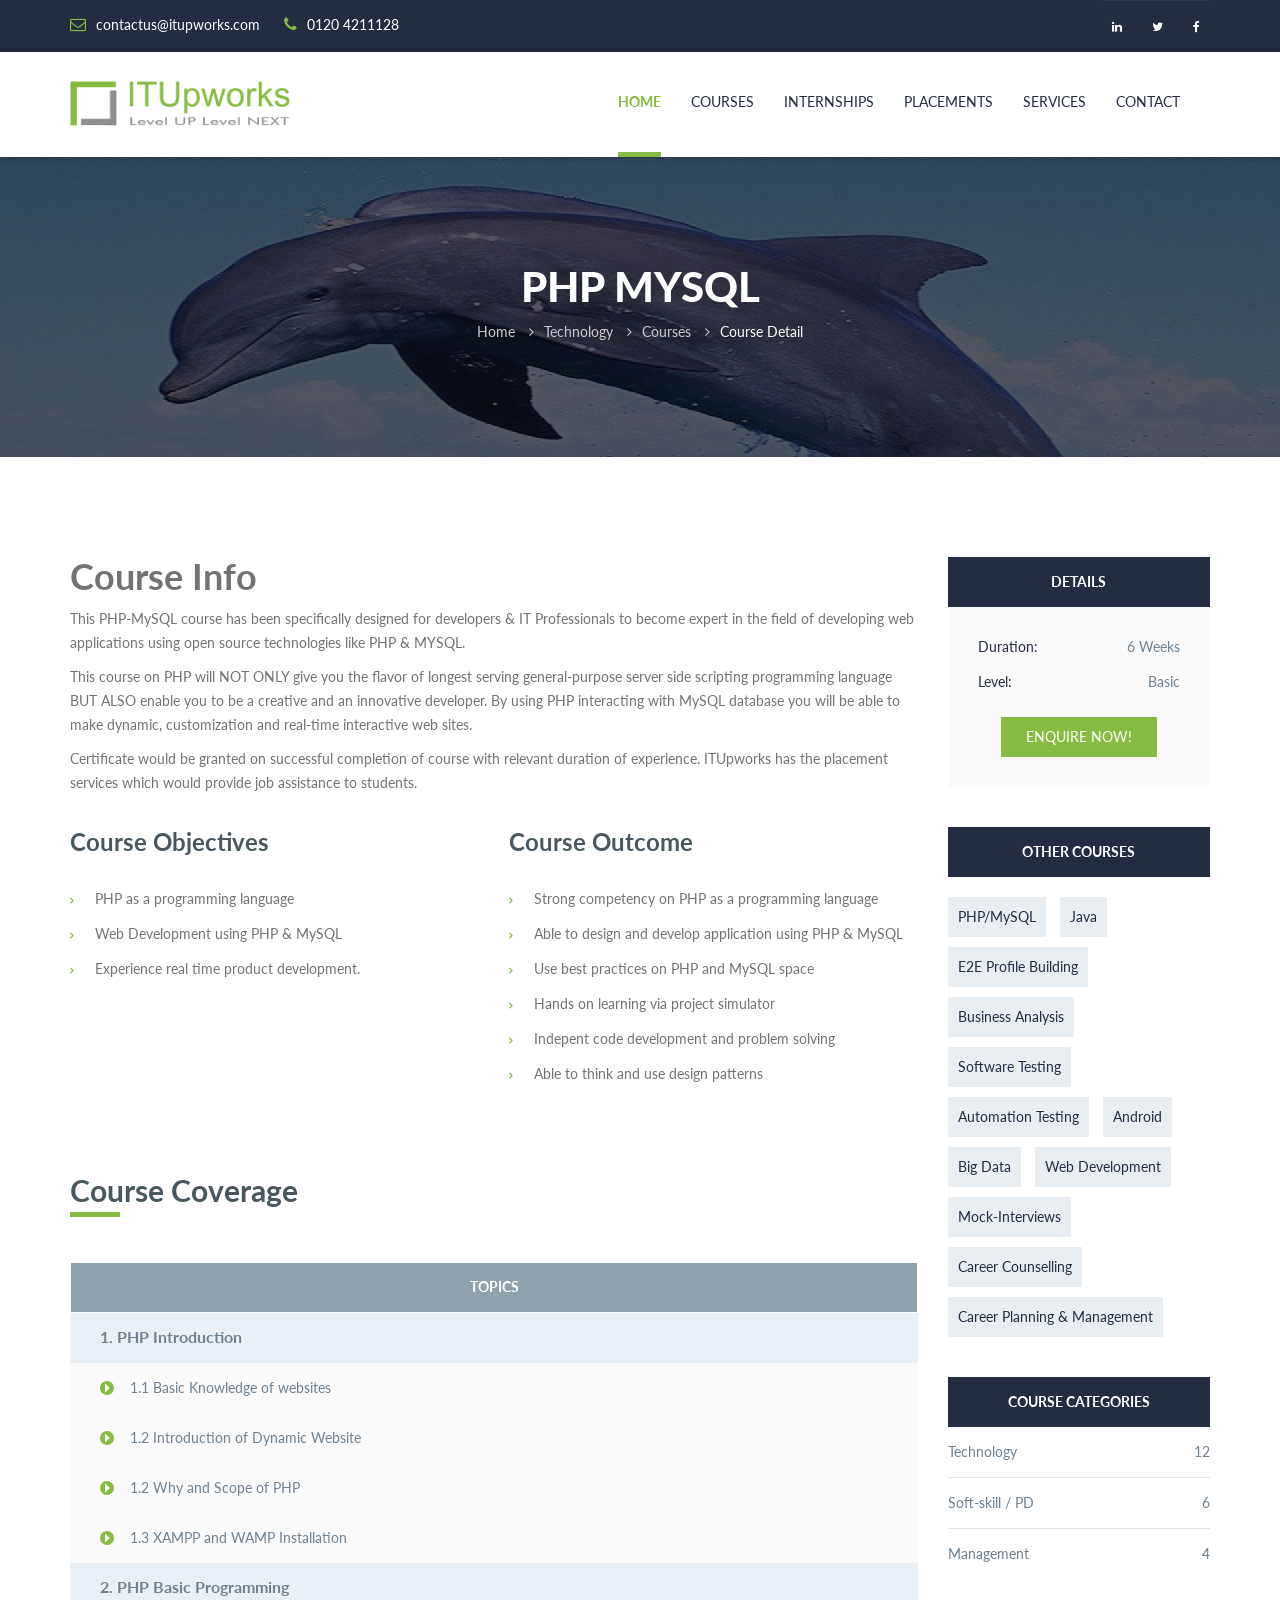
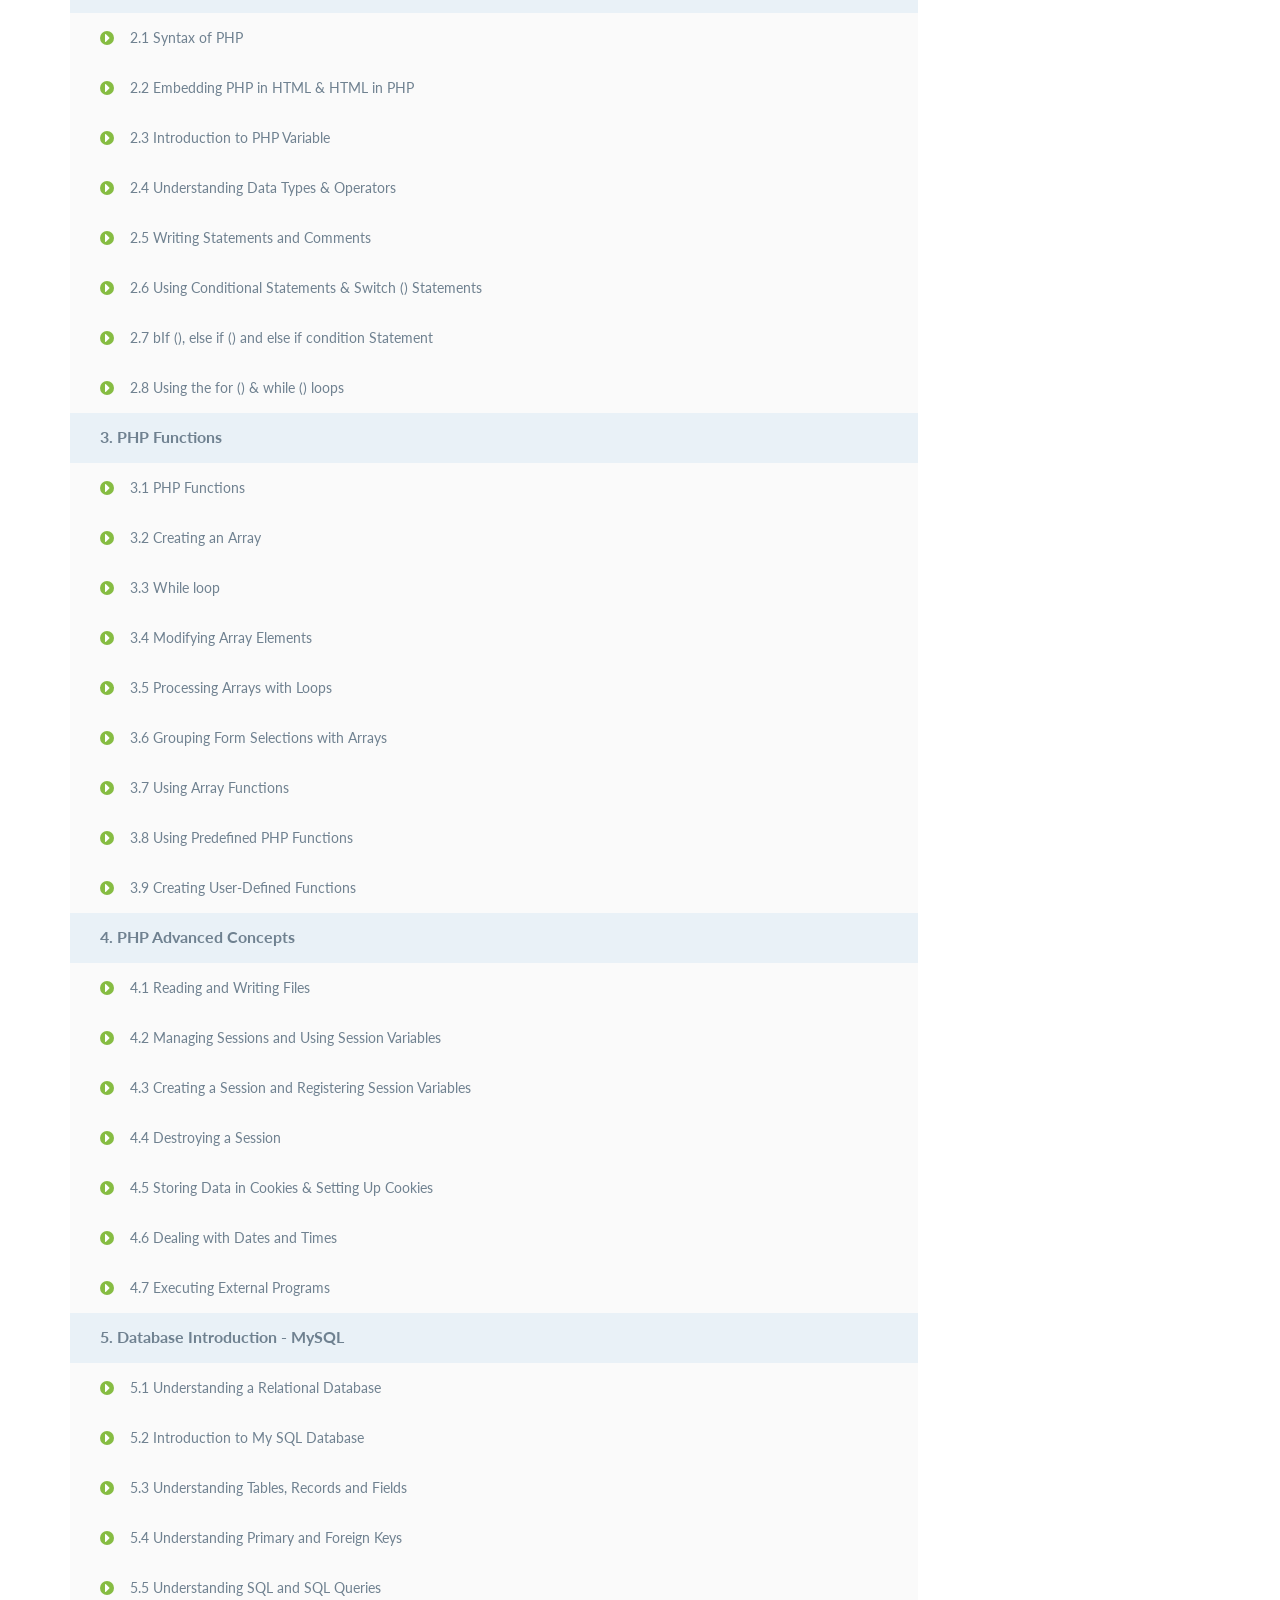
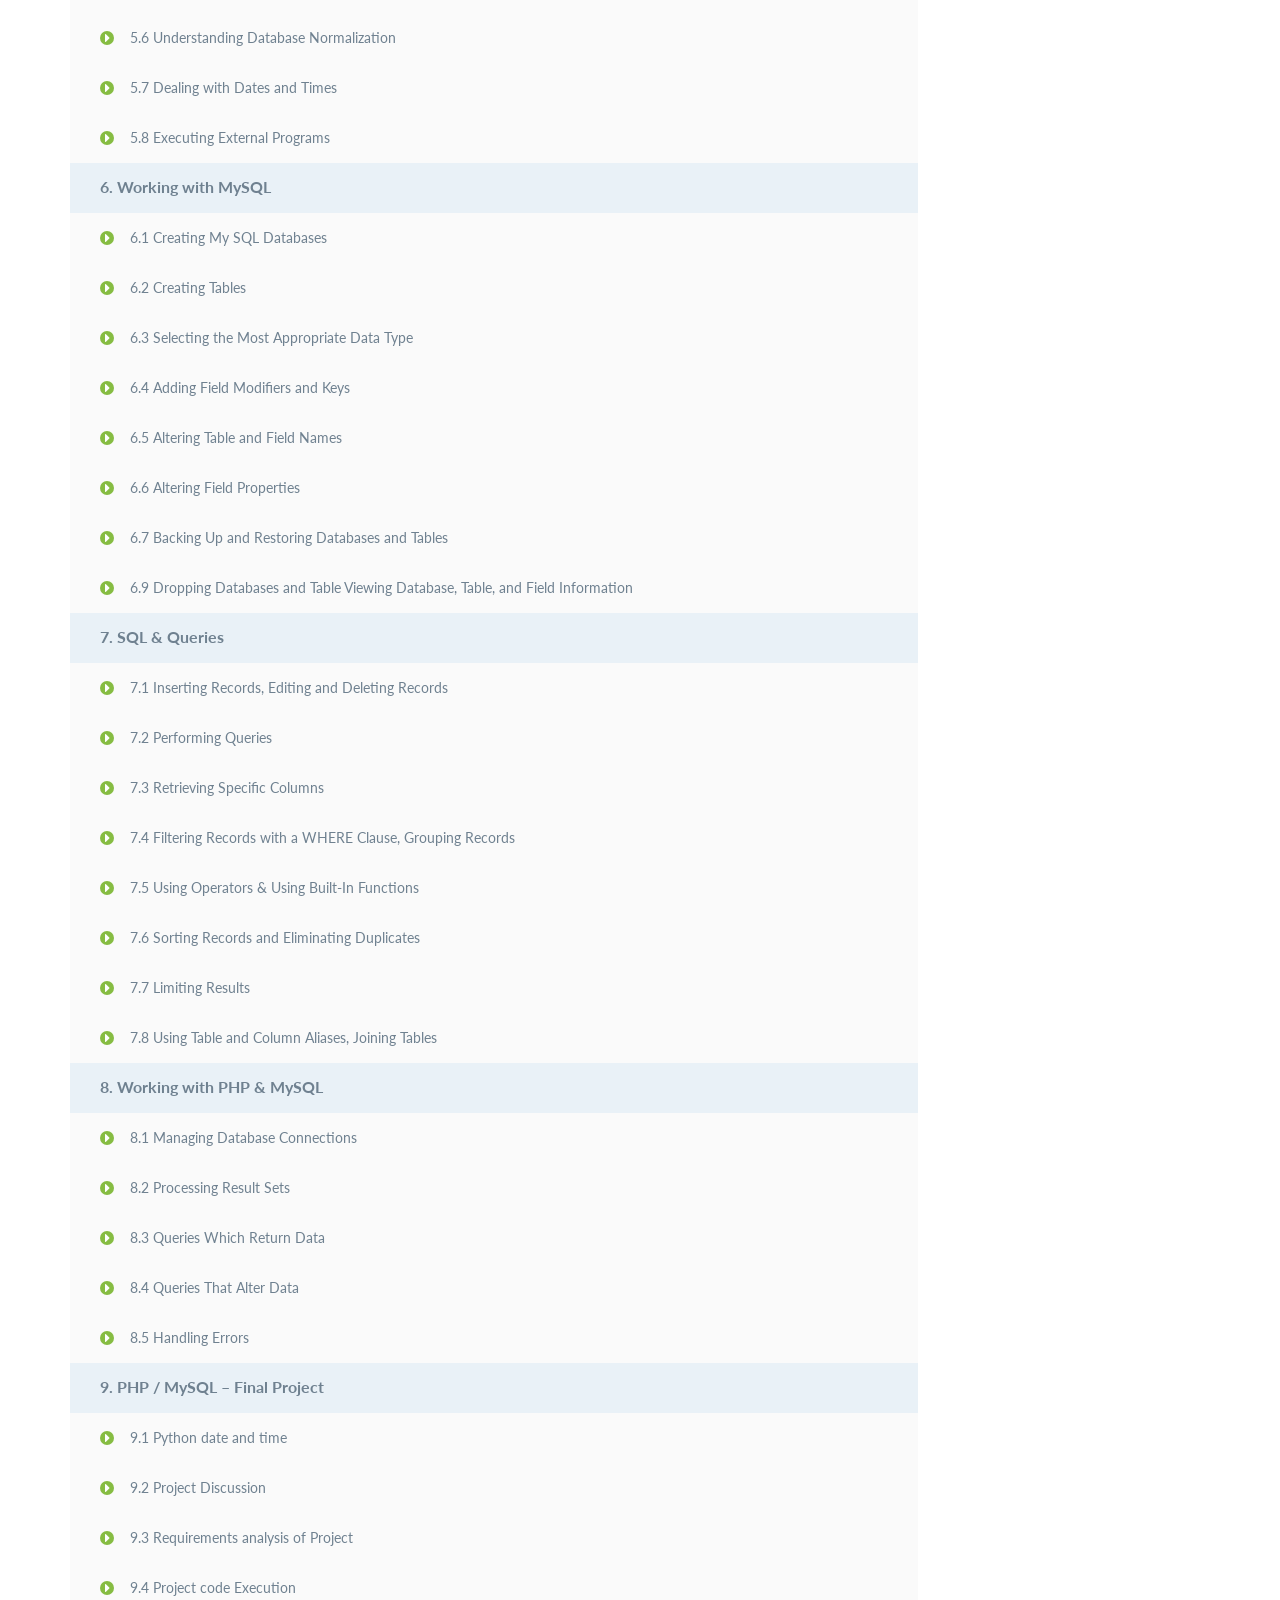
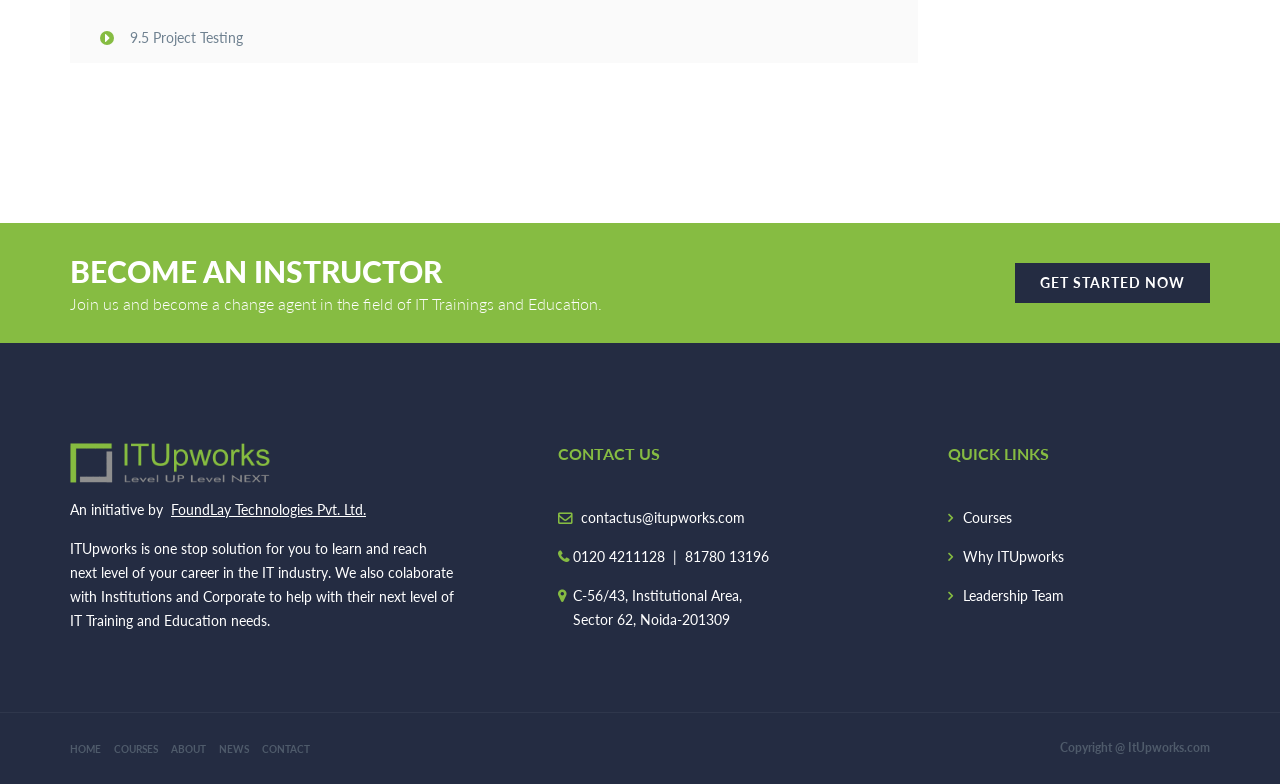
<file: itupworks.com/angular_taining_in-noida.html>
<!DOCTYPE html>
<html lang="en">
<head><title>ITUpworks | Best PHP Training Institute Noida | Assured Placement Assistance</title>
    <meta charset="utf-8">
    <meta name="viewport" content="width=device-width, initial-scale=1.0">
    
    <meta name="description" content="ITUpworks offers multi level PHP training programs starting from 'Core' to 'Advanced' to 'Professional'.
Our Core PHP training program is best suited for beginners who wish to start learning PHP from ground zero. To ensure job placements, we work with best of the professionals from the industry, build on your fundamentals and conceptual understanding, thereby leveraging it onto the practicals and the real time project implementations.."/>
     
     
     <meta name="keywords" content="technical training, professional training, vocational training, certification courses, online courses, project training, e-learning, Corporate Training, Classroom Training, Campus Training, Boot Camp Training, Online Training, 6 months industrial training Noida, 6 weeks industrial training Noida, 6 months industrial training Delhi ncr, live project training ncr, Big Data & Hadoop, SAS course, Android Development, Python, Oracle Database 11G, Salesforce Admin, Project management Professional, PMP, ITIL, RHCSA, Certified Ethical Hacking, Practice AutoCAD, PHP Training, JAVA/J2EE & SOA, Automation Testing, Smart Plant 3D (SP3D), technical, professional, vocational, certification , online, project , e-learning, training, courses"/>
     
     
     
    <!-- LIBRARY FONT-->
    <link type="text/css" rel="stylesheet" href="https://fonts.googleapis.com/css?family=Lato:400,400italic,700,900,300">
    <link type="text/css" rel="stylesheet" href="assets/font/font-icon/font-awesome-4.4.0/css/font-awesome.css">
    <link type="text/css" rel="stylesheet" href="assets/font/font-icon/font-svg/css/Glyphter.css">
    <!-- LIBRARY CSS-->
    <link type="text/css" rel="stylesheet" href="assets/libs/animate/animate1.css">
    <link type="text/css" rel="stylesheet" href="assets/libs/bootstrap-3.3.5/css/bootstrap1.css">
    <link type="text/css" rel="stylesheet" href="assets/libs/owl-carousel-2.0/assets/owl.carousel.css">
    <link type="text/css" rel="stylesheet" href="assets/libs/selectbox/css/jquery.selectbox.css">
    <link type="text/css" rel="stylesheet" href="assets/libs/fancybox/css/jquery.fancybox.css">
    <link type="text/css" rel="stylesheet" href="assets/libs/fancybox/css/jquery.fancybox-buttons.css">
    <link type="text/css" rel="stylesheet" href="assets/libs/media-element/build/mediaelementplayer.min.css">
    <!-- STYLE CSS    -->
    <link type="text/css" rel="stylesheet" href="assets/css/color-111.css" id="color-skins">
    <!--link(type="text/css", rel='stylesheet', href='#', id="color-skins")-->
    <script src="assets/libs/jquery/jquery-2.1.4.min1.js"></script>
    <script src="assets/libs/js-cookie/js.cookie1.js"></script>
	<style>.modal-header {
    padding: 2px 16px;
    }
	</style>
    <!--script.--><!--    if ((Cookies.get('color-skin') != undefined) && (Cookies.get('color-skin') != 'color-111')) {--><!--        $('#color-skins').attr('href', 'assets/css/' + Cookies.get('color-skin') + '.css');--><!--    } else if ((Cookies.get('color-skin') == undefined) || (Cookies.get('color-skin') == 'color-111')) {--><!--        $('#color-skins').attr('href', 'assets/css/color-111.css');--><!--    }-->
	<script>
	function becomeFocus() {
    	$('#bname').focus();
		}
    function become_An_Instructor(){
	    var name = document.getElementById("bname").value;
        var email = document.getElementById("bemail").value;
        var mobile = document.getElementById("bmobile").value;
		var Expertise = document.getElementById("bExpertise").value;
		$.ajax({
            url: "Become_An_Instructor.php",
            data:{
			'name':name,
			'email':email,
			'mobile':mobile,
			'expertise':Expertise
			},
            type: "POST",
            success: function(data){
			$data=JSON.parse(data);
            $("#bmyform").html($data);
			document.getElementById("bname").readOnly = true;
			document.getElementById("bemail").readOnly = true;
			document.getElementById("bmobile").readOnly = true;
			document.getElementById("bExpertise").readOnly = true;
            },
            
        });
    }
	</script>
	<script>
	function enrollFocus() {
    	$('#ename').focus();
		}
    function enroll_now(){
        var name = document.getElementById("ename").value;
        var email = document.getElementById("eemail").value;
        var mobile = document.getElementById("emobile").value;
		var course = document.getElementById("course_name").value; 
		var Educational = document.getElementById("Educational").value;
		$.ajax({
            url: "Enroll_now.php",
            data:{
			'name':name,
			'email':email,
			'mobile':mobile,
			'course':course,
			'Educational':Educational
			},
            type: "POST",
            success: function(data){
			$data=JSON.parse(data);
            $("#emyform").html($data);
			document.getElementById("ename").readOnly = true;
			document.getElementById("eemail").readOnly = true;
			document.getElementById("emobile").readOnly = true;
			document.getElementById("course_name").readOnly = true;
			document.getElementById("Educational").readOnly = true;
            },
            
        });
    }
	</script>
	</head>
<body><!-- HEADER-->
<header>
    <div class="header-topbar">
        <div class="container">
            <div class="topbar-left pull-left">
                <div class="email"><i class="topbar-icon fa fa-envelope-o"></i>contactus@itupworks.com</div>
                <div class="hotline"><i class="topbar-icon fa fa-phone"></i>0120 4211128</div>
            </div>
            <div class="topbar-right pull-right">
                <div class="socials"><a href="https://www.linkedin.com/company/itupworks/" target="_blank" class="linkedin"><i class="fa fa-linkedin"></i></a><a href="http://www.twitter.com/itupworks" target="_blank" class="twitter"><i class="fa fa-twitter"></i></a><a href="http://www.facebook.com/itupworks" target="_blank" class="facebook"><i class="fa fa-facebook"></i></a><!--a href="#" class="pinterest"><!---i class="fa fa-pinterest"></i></a><a href="#" class="blog"><i class="fa fa-rss"></i></a><a href="#" class="dribbble"><i class="fa fa-dribbble"></i></a---></div>
                <!---div class="group-sign-in"><a href="login.html" class="login">login</a><a href="register.html" class="register">register</a></div--->
            </div>
        </div>
    </div>
    <div class="header-main homepage-01">
        <div class="container">
            <div class="header-main-wrapper">
                <div class="navbar-heade">
                    <div class="logo pull-left"><a href="index.html" class="header-logo"><img src="assets/images/logo/FoundLayEducation_Logo.png" alt=""/></a></div>
                    <button type="button" data-toggle="collapse" data-target=".navigation" class="navbar-toggle edugate-navbar"><span class="icon-bar"></span><span class="icon-bar"></span><span class="icon-bar"></span></button>
                </div>
                 <nav class="navigation collapse navbar-collapse pull-right" >
					 <ul class="nav-links nav navbar-nav" >
                        <li class="dropdown  active" ><a href="index.html"  class="main-menu">Home<!--span class="fa fa-angle-down icons-dropdown"></span--></a>
                      <ul class="dropdown-menu edugate-dropdown-menu-1">
                                <li><a href="index.html#about" class="link-page">About</a></li>
                                <li><a href="index.html#latest_news" class="link-page">News</a></li>
                                
                               
                            </ul>
                        </li>
					<!--<li class="dropdown"  ><a href="#about" class="main-menu">About</a>
                        </li>-->
                        <li class="dropdown" ><a href="index.html#courses" class="main-menu">Courses<!--span class="fa fa-angle-down icons-dropdown"></span--></a>
                            <ul class="dropdown-menu edugate-dropdown-menu-1">
                                <li><a href="courses.html" class="link-page">Technology</a></li>
                                  <li><a href="Testing_&_Business_Analysis.html" class="link-page">Testing & Business Analysis</a></li>
                                   
                                   <li><a href="Soft-Skills.html" class="link-page">Soft-Skills</a></li>
                                   
                                   <li><a href="Academic-Programs.html" class="link-page">Academic Programs</a></li>
                                   <li><a href="Careers.html" class="link-page">Careers</a></li>
                                   <li><a href="Management.html" class="link-page"> Management</a></li>
                               
                              
                                <li><a href="Certified_Courses.html" class="link-page">Certified Courses</a></li>
                               
                                
                                
                            </ul>
                        </li>
                        
                        
                        
                         <li class="dropdown" ><a href="internship.html" class="main-menu">Internships <!--span class="fa fa-angle-down icons-dropdown"></span--></a>
                            <!--ul class="dropdown-menu edugate-dropdown-menu-1">
                                <li><a href="courses.html" class="link-page">courses</a></li>
                                <li><a href="courses-detail.html" class="link-page">course detail</a></li>
                                <li><a href="events.html" class="link-page">events</a></li>
                                <li><a href="event-detail.html" class="link-page">event detail</a></li>
                            </ul-->
                        </li>
                        
                         
                            <!--ul class="dropdown-menu edugate-dropdown-menu-1">
                                <li><a href="courses.html" class="link-page">courses</a></li>
                                <li><a href="courses-detail.html" class="link-page">course detail</a></li>
                                <li><a href="events.html" class="link-page">events</a></li>
                                <li><a href="event-detail.html" class="link-page">event detail</a></li>
                            </ul-->
                        </li>
                        
                        
                        
                        
                        
                         <li class="dropdown" ><a href="placement.html" class="main-menu">Placements   <!--span class="fa fa-angle-down icons-dropdown"></span--></a>
                            <!--ul class="dropdown-menu edugate-dropdown-menu-1">
                                <li><a href="courses.html" class="link-page">courses</a></li>
                                <li><a href="courses-detail.html" class="link-page">course detail</a></li>
                                <li><a href="events.html" class="link-page">events</a></li>
                                <li><a href="event-detail.html" class="link-page">event detail</a></li>
                            </ul-->
                        </li>
                        
                        
                        
                        
                        
                        
						<!---New list added by tara for requirement of new site--->
						<li class="dropdown"><a style="cursor:pointer;" class="main-menu">Services</a>
						<ul class="dropdown-menu edugate-dropdown-menu-1">
                                <li><a href="index.html#institute" class="link-page">For Institutes</a></li>
                                <li><a href="index.html#corporate" class="link-page">For Corporates</a></li>
                                
                        </ul>
                        </li>
                        <!---li class="dropdown"><a href="gallery-3column.html" class="main-menu">gallery<span class="fa fa-angle-down icons-dropdown"></span></a-->
                            <!--ul class="dropdown-menu edugate-dropdown-menu-1">
                                <li><a href="gallery-3column.html" class="link-page">gallery 3 column</a></li>
                                <li><a href="gallery-4column.html" class="link-page">gallery 4 column</a></li>
                                <li><a href="gallery-masonry.html" class="link-page">gallery masonry</a></li>
                            </ul>
                        </li--->
                        <!---li class="dropdown"><a href="categories.html" class="main-menu">pages<span class="fa fa-angle-down icons-dropdown"></span></a>
                            <!--ul class="dropdown-menu edugate-dropdown-menu-1">
                                <li><a href="categories.html" class="link-page">categories</a></li>
                                <li><a href="profile-teacher.html" class="link-page">profile teacher</a></li>
                                <li><a href="about-us.html" class="link-page">about us</a></li>
                                <li><a href="login.html" class="link-page">login</a></li>
                                <li><a href="register.html" class="link-page">register</a></li>
                                <li><a href="404.html" class="link-page">404 page</a></li>
                                <li><a href="faq.html" class="link-page">FAQ page</a></li>
                            </ul>
                        </li--->
                        <!--<li class="dropdown"><a href="#latest_news" class="main-menu">News<!---span class="fa fa-angle-down icons-dropdown"></span---></a>
                            <!---ul class="dropdown-menu edugate-dropdown-menu-1">
                                <li><a href="news.html" class="link-page">news list</a></li>
                                <li><a href="news-grid.html" class="link-page">news grid</a></li>
                                <li><a href="news-grid-nonsidebar.html" class="link-page">news grid nonsidebar</a></li>
                                <li><a href="news-masonry.html" class="link-page">news masonry</a></li>
                                <li><a href="news-detail.html" class="link-page">news detail</a></li>
                            </ul--->
                      <!--  </li>-->
                        <li><a href="contact-us.html" class="main-menu">Contact</a></li>
                        <!---li class="button-search"><p class="main-menu"><i class="fa fa-search"></i></p></li--->
                        <!--div class="nav-search hide">
                            <!--form><input type="text" placeholder="Search" class="searchbox"/>
                                <button type="submit" class="searchbutton fa fa-search"></button>
                            </form>
                        </div--->
                    </ul>
                </nav>
            </div>
        </div>
    </div>
</header>
<!-- WRAPPER Modal popup box when click become an instructor-->
<div class="modal  bg-w-form contact-form" id="become_an_instructor" role="dialog" >
    <div class="modal-dialog">
    
      <!-- Modal content-->
      <div class="modal-content">
	   <form onsubmit="become_An_Instructor();return false" >
        <div class="modal-header"> 
		 <button type="button" class="close" data-dismiss="modal" style="font-size: 50px;">×</button>
         <h3><center>Become an Instructor</center></h3>
        </div>
		<div class="row">
        <div class="modal-body col-md-10 col-md-offset-1">
		  <div class="modal-body col-md-6">
          <label for="regname" class="control-label form-label ">Name <span class="highlight">*</span></label><input id="bname" type="text" placeholder="" required class="form-control form-input" style="border:1px solid black; background-color:  lightgray;"  /><!--p.help-block Warning !-->
		  </div>
		  <div class="modal-body col-md-6"><label for="regemail" class="control-label form-label">Email <span class="highlight">*</span></label><input id="bemail" type="email" placeholder="" class="form-control form-input" style="border:1px solid black; background-color:  lightgray;" required />
		  </div>
		  <div class="modal-body col-md-6"><label for="regpassword" class="control-label form-label">Mobile No. <span class="highlight">*</span></label><input id="bmobile"type="number"  min="0" max="10000000000" placeholder="" class="form-control form-input" style="border:1px solid black; background-color:  lightgray;" required/>
		  </div>
		  <div class="modal-body col-md-6">
		  <label for="regpassword" class="control-label form-label">Area Of Expertise <span class="highlight">*</span></label><input id="bExpertise" type="text" placeholder="" class="form-control form-input" style="border:1px solid black; background-color:  lightgray;" required/>
		  </div>
		   <div class="modal-body col-md-6 col-md-offset-2 ">
		   <input type="submit" data-dismiss="modal" class="btn btn-register btn-green" value="Cancel"></input>
		   &nbsp;&nbsp;<input  type="submit" onfocusout="becomeFocus()" class="btn btn-register btn-green" value="submit"></input>
		   </div>
		</div>
		</div>
        <div class="modal-footer" >
			<center> <div id="bmyform"></div></center>
        </div>
		</form>
      </div>
      
    </div>
</div>
<!-- WRAPPER Modal popup box close when click become an instructor-->
<!-- WRAPPER Modal popup box when click enroll now-->
<div class="modal fade bg-w-form contact-form" id="enroll_now" role="dialog">
    <div class="modal-dialog">
    
      <!-- Modal content-->
      <div class="modal-content">
	  <form onsubmit="enroll_now();return false" >
        <div class="modal-header"> 
		 <button type="button" class="close" data-dismiss="modal" style="font-size: 50px;">×</button>
         <h3><center>Enroll</center></h3>
        </div>
		<div class="row">
			<div class="modal-body col-md-10 col-md-offset-1" >
			  <div class="modal-body col-md-6">
			  <label for="regname" class="control-label form-label ">Name <span class="highlight">*</span></label><input id="ename" type="text" placeholder="" required class="form-control form-input" style="border:1px solid black; background-color:  lightgray;"  /><!--p.help-block Warning !-->
			  </div>
			  <div class="modal-body col-md-6">
			  <label for="regemail" class="control-label form-label">Email <span class="highlight">*</span></label><input id="eemail" type="email" placeholder="" class="form-control form-input" style="border:1px solid black; background-color:  lightgray;" required />
			  </div>
			  
			  
			  <div class="modal-body col-md-6">
			  <label for="regpassword" class="control-label form-label">Mobile No. <span class="highlight">*</span></label><input id="emobile"  id="bmobile"type="number"  min="0" max="10000000000" placeholder="" class="form-control form-input" style="border:1px solid black; background-color:  lightgray;" required/>
			  <!---label for="regpassword" class="control-label form-label">Area Of Expertise <span class="highlight">*</span></label><input id="Expertise" type="password" placeholder="" class="form-control form-input" style="border:1px solid black; background-color:  lightgray;" required/--->
			  
			   </div>
			    <div class="modal-body col-md-6">
			  <label for="Educational " class="control-label form-label">Education Qualification <span class="highlight">*</span></label><input id="Educational"   type="text"   placeholder="e.g BCA/MCA/B.tech/M.tech" class="form-control form-input" style="border:1px solid black; background-color:  lightgray;" required/>
			  <!---label for="regpassword" class="control-label form-label">Area Of Expertise <span class="highlight">*</span></label><input id="Expertise" type="password" placeholder="" class="form-control form-input" style="border:1px solid black; background-color:  lightgray;" required/--->
			   <input id="course_name" hidden type="text" value="PHP-6 Weeks" >
			   </div>
			   
			   
			   <div class="modal-body col-md-6 col-md-offset-2">
			  <input type="submit" data-dismiss="modal" onfocusout="enrollFocus()" class="btn btn-register btn-green" value="Cancel"/>&nbsp;&nbsp;<input  type="submit" class="btn btn-register btn-green" value="Submit"></input>
			  </div>
		   </div>
		</div>
        <div class="modal-footer" >
			<center> <div id="emyform"></div></center>
        </div>
		</form>
      </div>
      
    </div>
</div>
<!-- WRAPPER Modal popup box close when click enroll now-->
<!-- WRAPPER-->
<div id="wrapper-content"><!-- PAGE WRAPPER-->
    <div id="page-wrapper"><!-- MAIN CONTENT-->
        <div class="main-content"><!-- CONTENT-->
            <div class="content">
                <div class="section background-opacity page-title set-height-top" style="background-image: url('assets/images/courses/PHP/banner.jpg');">
                    <div class="container">
                        <div class="page-title-wrapper"><!--.page-title-content--><h2 class="captions">PHP MYSQL</h2>
                            <ol class="breadcrumb">
                                <li><a href="index.html">Home</a></li>
                                <li><a href="courses.html#technology">Technology</a></li>
                                <li><a href="courses.html#technology">Courses</a></li>
                                <li class="active"><a href="#">course detail</a></li>
                            </ol>
                        </div>
                    </div>
                </div>
                <!---div class="section">
                    <div class="search-input">
                        <div class="container">
                            <div class="search-input-wrapper">
                                <form><select class="form-select style-1 selectbox">
                                    <option value="all">all categories</option>
                                    <option value="languages">languages</option>
                                    <option value="science">science</option>
                                </select><select class="form-select style-2 selectbox">
                                    <option value="price">price</option>
                                    <option value="datetime">datetime</option>
                                    <option value="teacher">teacher</option>
                                </select><input type="text" placeholder="Do you want to learn today?" class="form-input"/>
                                    <button type="submit" class="form-submit btn btn-blue"><span>search now<i class="fa fa-search"></i></span></button>
                                    <div class="clearfix"></div>
                                </form>
                            </div>
                        </div>
                    </div>
                </div-->
                <div class="section section-padding courses-detail">
                    <div class="container">
                        <div class="courses-detail-wrapper">
                            <div class="row">
                                <div class="col-md-9 layout-left"><h1 class="course-title">Course Info</h1>

                                     <!---div class="course-info info">
                                        <div class="author item"><a href="#"><span>By&nbsp;</span><span>Emma Watson</span></a></div>
                                        <div class="date-time item"><a href="#">20 Aug 2015</a></div>
                                    </div-->
                                    <!--div class="course-video">
                                        <iframe src="https://www.youtube.com/embed/xo1VInw-SKc?list=PL7JgdmQ0zTfatnGhUnRBnhMwYEraSIRdD" allowfullscreen="allowfullscreen"></iframe>
                                        <div class="video-btn">
                                            <button class="btn btn-grey video-btn-right pull-right"><span>next lesson</span><i class="fa fa-angle-right"></i></button>
                                            <button class="btn btn-grey video-btn-left pull-right"><i class="fa fa-angle-left"></i><span>previous lesson</span></button>
                                        </div>
                                        <div class="clearfix"></div>
                                    </div--->
                                    <div class="course-des">
                                        <!---div class="course-des-title underline">Courses Info</div-->
                                        <div class="course-des-content"><p>This PHP-MySQL course has been specifically designed for developers & IT Professionals to become expert in the field of developing web applications using open source technologies like PHP & MYSQL.</p>

                                            <p>This course on PHP will NOT ONLY give you the flavor of longest serving general-purpose server side scripting programming language BUT ALSO enable you to be a creative and an innovative developer. By using PHP interacting with MySQL database you will be able to make dynamic, customization and real-time interactive web sites.</p>
											
											<p>Certificate would be granted on successful completion of course with relevant duration of experience. ITUpworks has the placement services which would provide job assistance to students.</p>
                                            <!---blockquote>
                                                <div class="main-quote">Video courses to build new skills from start to finish.</div>
                                                <div class="sub-quote">Lorem ipsum dolor sit amet, feugiat delicata liberavisse id cum, no quo maiorum intellegebat, liber regione eu sit. Mea cu case ludus integre.</div>
                                                <footer>Amber Ivy&nbsp;
                                                    <small>(Grancie Company)</small>
                                                </footer>
                                            </blockquote--->
                                        </div>
										<br>
										<div class="news-list">
                                            <div class="row">
												
                                                <div class="col-md-6 col-sm-6 col-xs-6">
												<div class="list-expand-title">Course Objectives</div>
                                                    <ul class="list-unstyled list-detail">
                                                        <li><i class="fa fa-angle-right"></i> PHP as a programming language</li>
                                                        <li><i class="fa fa-angle-right"></i> Web Development using PHP & MySQL </li>
														<li><i class="fa fa-angle-right"></i>  Experience real time product development.</li>
                                                    </ul>
                                                </div>
												<div class="col-md-6 col-sm-6 col-xs-6">
												<div class="list-expand-title">Course Outcome</div>
                                                    <ul class="list-unstyled list-detail">
                                                        <li><i class="fa fa-angle-right"></i>Strong competency on PHP as a programming language</li>
                                                        <li><i class="fa fa-angle-right"></i>Able to design and develop application using PHP & MySQL</li>
                                                        <li><i class="fa fa-angle-right"></i>Use best practices on PHP and MySQL space</li>
                                                        <li><i class="fa fa-angle-right"></i>Hands on learning via project simulator</li>
                                                        <li><i class="fa fa-angle-right"></i>Indepent code development and problem solving</li>
														<li><i class="fa fa-angle-right"></i>Able to think and use design patterns</li>
                                                    </ul>
                                                </div>
                                            </div>
                                        </div>
                                        <!--div class="news-list">
                                            <div class="list-expand-title">Requirements</div>
                                            <div class="row">
                                                <div class="col-md-6 col-sm-6 col-xs-6">
                                                    <ul class="list-unstyled list-detail">
                                                        <li><i class="fa fa-angle-right"></i><a href="#">Phasellus sit amet velit auctor turpis rhoncus.</a></li>
                                                        <li><i class="fa fa-angle-right"></i><a href="#">Phasellus sed dolor sodales, eleifend ipsum eu.</a></li>
                                                        <li><i class="fa fa-angle-right"></i><a href="#">Nullam id dolor in ex eleifend tempus.</a></li>
                                                        <li><i class="fa fa-angle-right"></i><a href="#">Etiam id lorem vel neque faucibus fermentum.</a></li>
                                                        <li><i class="fa fa-angle-right"></i><a href="#">Nunc tincidunt augue in enim sollicitudin feugiat.</a></li>
                                                    </ul>
                                                </div>
                                                <div class="col-md-6 col-sm-6 col-xs-6">
                                                    <ul class="list-unstyled list-detail">
                                                        <li><i class="fa fa-angle-right"></i><a href="#">Phasellus sit amet velit auctor turpis rhoncus.</a></li>
                                                        <li><i class="fa fa-angle-right"></i><a href="#">Phasellus sed dolor sodales, eleifend ipsum eu.</a></li>
                                                        <li><i class="fa fa-angle-right"></i><a href="#">Nullam id dolor in ex eleifend tempus.</a></li>
                                                        <li><i class="fa fa-angle-right"></i><a href="#">Etiam id lorem vel neque faucibus fermentum.</a></li>
                                                        <li><i class="fa fa-angle-right"></i><a href="#">Nunc tincidunt augue in enim sollicitudin feugiat.</a></li>
                                                    </ul>
                                                </div>
                                            </div>
                                        </div--->
										<!---New Div added by tara for create key feature of particular course--->
										<!---div class="news-list">
                                            <div class="list-expand-title">Key Features</div>
                                            <div class="row">
                                                <div class="col-md-6 col-sm-6 col-xs-6">
                                                    <ul class="list-unstyled list-detail">
                                                        <li><i class="fa fa-angle-right"></i><a href="#">20+ dedicated sessions</a></li>
                                                        <li><i class="fa fa-angle-right"></i><a href="#">Sessions ensure holistic growth of the candidate</a></li>
                                                        <li><i class="fa fa-angle-right"></i><a href="#">IT Industry veterans as Faculty</a></li>
                                                    </ul>
                                                </div>
												<div class="col-md-6 col-sm-6 col-xs-6">
                                                    <ul class="list-unstyled list-detail">
                                                        <li><i class="fa fa-angle-right"></i><a href="#">Enable creation of Real world dynamic web sites</a></li>
														<li><i class="fa fa-angle-right"></i><a href="#">Real world product development exposure</a></li>
                                                    </ul>
                                                </div>
                                            </div>
                                        </div--->
                                    </div>
								 <div class="course-syllabus">
                                        <div class="course-syllabus-title underline">Course Coverage</div>
                                        <div class="course-table">
                                            <div class="outer-container">
                                                <div class="inner-container">
                                                    <div class="table-header">
                                                        <table class="edu-table-responsive">
                                                            <thead>
                                                            <tr class="heading-table">
                                                                <th class="col-1">TOPICS</th>
                                                               
                                                            </tr>
                                                            </thead>
                                                        </table>
                                                    </div>
                                                    <div class="table-body">
                                                        <table class="edu-table-responsive table-hover">
                                                            <tbody><tr class="heading-content">
                             <td colspan="4" class="left heading-content">1. PHP Introduction</td>
                                                            </tr>
                                                            <tr class="table-row">
                                                                <td class="left col-1"><i class="bg-green mr25 fa fa-caret-right"></i><span>1.1 Basic Knowledge of websites</span></td>
                                                                
                                                            </tr>
                                                            
                                                            <tr class="table-row">
                                                                <td class="left col-1"><i class="bg-green mr25 fa fa-caret-right"></i><span>1.2 Introduction of Dynamic Website</span></td>
                                                                
                                                            </tr>
                                                            <tr class="table-row">
                                                                <td class="left col-1"><i class="bg-green mr25 fa fa-caret-right"></i><span>1.2  Why and Scope of PHP</span></td>
                                                                
                                                            </tr>
                                                            <tr class="table-row">
                                                                <td class="left col-1"><i class="bg-green mr25 fa fa-caret-right"></i><span>1.3 XAMPP and WAMP Installation</span></a></td>
                                                                
                                                            
                                                               


                                                            <tr class="heading-content">
                                                                <td colspan="4" class="left heading-content">2. PHP Basic Programming</td>
                                                            </tr>
                                                            <tr class="table-row">
                                                                <td class="left col-1"><i class="bg-green mr25 fa fa-caret-right"></i><span>2.1 Syntax of PHP</span></td>
                                                                
                                                            </tr>
                                                            <tr class="table-row">
                                                                <td class="left col-1"><i class="bg-green mr25 fa fa-caret-right"></i><span>2.2 Embedding PHP in HTML & HTML in PHP</span></td>
                                                                
                                                            </tr>
                                                            <tr class="table-row">
                                                                <td class="left col-1"><i class="bg-green mr25 fa fa-caret-right"></i><span>2.3 Introduction to PHP Variable</span></a></td>
                                                                
                                                            </tr>
                                                            <tr class="table-row">
                                                                <td class="left col-1"><i class="bg-green mr25 fa fa-caret-right"></i><span>2.4 Understanding Data Types & Operators</span></a></td>
                                                                
                                                            </tr>
                                                            <tr class="table-row">
                                                                <td class="left col-1"><i class="bg-green mr25 fa fa-caret-right"></i><span>2.5 Writing Statements and Comments</span></a></td>
                                                                
                                                            </tr>
                                                            
                                                           
                                                         <tr class="table-row">
                                                                <td class="left col-1"><i class="bg-green mr25 fa fa-caret-right"></i><span>2.6 Using Conditional Statements & Switch () Statements</span></a></td>
                                                                
                                                            </tr>  
                                                             <tr class="table-row">
                                                                <td class="left col-1"><i class="bg-green mr25 fa fa-caret-right"></i><span>2.7 bIf (), else if () and else if condition Statement</span></a></td>
                                                                
                                                            </tr>  
                                                            <td class="left col-1"><i class="bg-green mr25 fa fa-caret-right"></i><span>2.8 Using the for () & while () loops
                                                           </span></a></td>
                                                                
                                                            </tr> 
                                                           
                                                           
                                                           
                                                           
                                                             <tr class="heading-content">
                                                                <td colspan="4" class="left heading-content">3. PHP Functions</td>
                                                            </tr>
                                                            <tr class="table-row">
                                                                <td class="left col-1"><i class="bg-green mr25 fa fa-caret-right"></i><span>3.1 PHP Functions</span></td>
                                                                
                                                            </tr>
                                                            <tr class="table-row">
                                                                <td class="left col-1"><i class="bg-green mr25 fa fa-caret-right"></i><span>3.2 Creating an Array</span></td>
                                                                
                                                            </tr>
                                                            <tr class="table-row">
                                                                <td class="left col-1"><i class="bg-green mr25 fa fa-caret-right"></i><span>3.3 While loop</span></a></td>
                                                                
                                                            </tr>
                                                            
                                                          <tr class="table-row">
                                                                <td class="left col-1"><i class="bg-green mr25 fa fa-caret-right"></i><span>3.4 Modifying Array Elements</span></a></td>
                                                                
                                                            </tr>
                                                              <tr class="table-row">
                                                                <td class="left col-1"><i class="bg-green mr25 fa fa-caret-right"></i><span>3.5 Processing Arrays with Loops</span></a></td>
                                                                
                                                            </tr>
                                                              <tr class="table-row">
                                                                <td class="left col-1"><i class="bg-green mr25 fa fa-caret-right"></i><span>3.6 Grouping Form Selections with Arrays</span></a></td>
                                                                
                                                            </tr>
                                                        
                                                        
                                                         <tr class="table-row">
                                                                <td class="left col-1"><i class="bg-green mr25 fa fa-caret-right"></i><span>3.7 Using Array Functions</span></a></td>
                                                                
                                                            </tr> <tr class="table-row">
                                                                <td class="left col-1"><i class="bg-green mr25 fa fa-caret-right"></i><span>3.8 Using Predefined PHP Functions</span></a></td>
                                                                
                                                            </tr> <tr class="table-row">
                                                                <td class="left col-1"><i class="bg-green mr25 fa fa-caret-right"></i><span>3.9 Creating User-Defined Functions</span></a></td>
                                                                
                                                            </tr>
                                                        
                                                            
                                                            
                                                           <tr class="heading-content">
                                                                <td colspan="4" class="left heading-content">4. PHP Advanced Concepts</td>
                                                            </tr>
                                                            <tr class="table-row">
                                                                <td class="left col-1"><i class="bg-green mr25 fa fa-caret-right"></i><span>4.1 Reading and Writing Files</span></td>
                                                                
                                                            </tr>
                                                            <tr class="table-row">
                                                                <td class="left col-1"><i class="bg-green mr25 fa fa-caret-right"></i><span>4.2 Managing Sessions and Using Session Variables</span></td>
                                                                
                                                            </tr>
                                                            <tr class="table-row">
                                                                <td class="left col-1"><i class="bg-green mr25 fa fa-caret-right"></i><span>4.3 Creating a Session and Registering Session Variables</span></a></td>
                                                                
                                                            </tr>
                                                            
                                                            <td class="left col-1"><i class="bg-green mr25 fa fa-caret-right"></i><span>4.4 Destroying a Session</span></a></td>
                                                                
                                                            </tr>
                                                            
                                                            <td class="left col-1"><i class="bg-green mr25 fa fa-caret-right"></i><span>4.5 Storing Data in Cookies & Setting Up Cookies</span></a></td>
                                                                
                                                            </tr>
                                                            <td class="left col-1"><i class="bg-green mr25 fa fa-caret-right"></i><span>4.6 Dealing with Dates and Times</span></a></td>
                                                                
                                                            </tr>
                                                            <td class="left col-1"><i class="bg-green mr25 fa fa-caret-right"></i><span>4.7 Executing External Programs</span></a></td>
                                                                
                                                            </tr>
                                                            
                                                            
                                                            
                                                            <tr class="heading-content">
                                                                <td colspan="4" class="left heading-content">5. Database Introduction - MySQL</td>
                                                            </tr>
                                                            <tr class="table-row">
                                                                <td class="left col-1"><i class="bg-green mr25 fa fa-caret-right"></i><span>5.1 Understanding a Relational Database</span></td>
                                                                
                                                            </tr>
                                                            <tr class="table-row">
                                                                <td class="left col-1"><i class="bg-green mr25 fa fa-caret-right"></i><span>5.2 Introduction to My SQL Database</span></td>
                                                                
                                                            </tr>
                                                            
                                                            
                                                           <tr class="table-row">
                                                                <td class="left col-1"><i class="bg-green mr25 fa fa-caret-right"></i><span>5.3 Understanding Tables, Records and Fields</span></td>
                                                                
                                                            </tr>
                                                           
                                                           
                                                           
                                                         <tr class="table-row">
                                                                <td class="left col-1"><i class="bg-green mr25 fa fa-caret-right"></i><span>5.4 Understanding Primary and Foreign Keys</span></td>
                                                                
                                                            </tr>
                                                              
                                                           
                                                           
                                                           
                                                          
                                                            <tr class="table-row">
                                                                <td class="left col-1"><i class="bg-green mr25 fa fa-caret-right"></i><span>5.5  Understanding SQL and SQL Queries</span></td>
                                                                
                                                            </tr>
                                                             <tr class="table-row">
                                                                <td class="left col-1"><i class="bg-green mr25 fa fa-caret-right"></i><span>5.6 Understanding Database Normalization</span></td>
                                                                
                                                            </tr> <tr class="table-row">
                                                                <td class="left col-1"><i class="bg-green mr25 fa fa-caret-right"></i><span>5.7 Dealing with Dates and Times</span></td>
                                                                
                                                            </tr>
                                                            
                                                             </tr> <tr class="table-row">
                                                                <td class="left col-1"><i class="bg-green mr25 fa fa-caret-right"></i><span>5.8 Executing External Programs</span></td>
                                                                
                                                            </tr>
                                                           
                                                     <tr class="heading-content">
                                                                <td colspan="4" class="left heading-content">6. Working with MySQL</td>
                                                            </tr>
                                                            <tr class="table-row">
                                                                <td class="left col-1"><i class="bg-green mr25 fa fa-caret-right"></i><span>6.1 Creating My SQL Databases</span></td>
                                                                
                                                            </tr>
                                                            <tr class="table-row">
                                                                <td class="left col-1"><i class="bg-green mr25 fa fa-caret-right"></i><span>6.2 Creating Tables</span></td>
                                                                
                                                            </tr>
                                                            
                                                            
                                                           <tr class="table-row">
                                                                <td class="left col-1"><i class="bg-green mr25 fa fa-caret-right"></i><span>6.3 Selecting the Most Appropriate Data Type</span></td>
                                                                
                                                            </tr>
                                                                  
                                                            <tr class="table-row">
                                                                <td class="left col-1"><i class="bg-green mr25 fa fa-caret-right"></i><span>6.4 Adding Field Modifiers and Keys  </span></td>
                                                                
                                                            </tr>
                                                           
                                                           
                                                            <tr class="table-row">
                                                                <td class="left col-1"><i class="bg-green mr25 fa fa-caret-right"></i><span>6.5 Altering Table and Field Names  </span></td>
                                                                
                                                            </tr>
                                                             <tr class="table-row">
                                                                <td class="left col-1"><i class="bg-green mr25 fa fa-caret-right"></i><span>6.6 Altering Field Properties  </span></td>
                                                                
                                                            </tr> 
                                                            <tr class="table-row">
                                                                <td class="left col-1"><i class="bg-green mr25 fa fa-caret-right"></i><span>6.7 Backing Up and Restoring Databases and Tables  </span></td>
                                                                
                                                            </tr> 
                                                             <tr class="table-row">
                                                                <td class="left col-1"><i class="bg-green mr25 fa fa-caret-right"></i><span>6.9 Dropping Databases and Table Viewing Database, Table, and Field Information  </span></td>
                                                                
                                                            </tr> 
                                                          
                                                       <tr class="heading-content">
                                                                <td colspan="4" class="left heading-content">7. SQL & Queries</td>
                                                            </tr>
                                                            <tr class="table-row">
                                                                <td class="left col-1"><i class="bg-green mr25 fa fa-caret-right"></i><span>7.1 Inserting Records, Editing and Deleting Records</span></td>
                                                                
                                                            </tr>
                                                            <tr class="table-row">
                                                                <td class="left col-1"><i class="bg-green mr25 fa fa-caret-right"></i><span>7.2 Performing Queries</span></td>
                                                                
                                                            </tr>
                                                            
                                                            
                                                           <tr class="table-row">
                                                                <td class="left col-1"><i class="bg-green mr25 fa fa-caret-right"></i><span>7.3 Retrieving Specific Columns</span></td>
                                                                
                                                            </tr>
                                                                  
                                                                    
                                                            
                                                     <tr class="table-row">
                                                                <td class="left col-1"><i class="bg-green mr25 fa fa-caret-right"></i><span>7.4 Filtering Records with a WHERE Clause, Grouping Records</span></td>
                                                                
                                                            </tr>
                                                            
                                                            
                                                            
                                                                   
                                                     <tr class="table-row">
                                                                <td class="left col-1"><i class="bg-green mr25 fa fa-caret-right"></i><span>7.5 Using Operators & Using Built-In Functions</span></td>
                                                                
                                                            </tr>
                                                                 
                                                             <tr class="table-row">
                                                                <td class="left col-1"><i class="bg-green mr25 fa fa-caret-right"></i><span>7.6 Sorting Records and Eliminating Duplicates</span></td>
                                                                
                                                            </tr>
                                                                      
                                                                  <tr class="table-row">
                                                                <td class="left col-1"><i class="bg-green mr25 fa fa-caret-right"></i><span>7.7 Limiting Results</span></td>
                                                                
                                                            </tr>
                                                                  <tr class="table-row">
                                                                <td class="left col-1"><i class="bg-green mr25 fa fa-caret-right"></i><span>7.8 Using Table and Column Aliases, Joining Tables</span></td>
                                                                
                                                            </tr>
                                                                 
                                                                 
                                                                 
                                                            
                                                           <tr class="heading-content">
                                                                <td colspan="4" class="left heading-content">8. Working with PHP & MySQL</td>
                                                            </tr>
                                                            <tr class="table-row">
                                                                <td class="left col-1"><i class="bg-green mr25 fa fa-caret-right"></i><span>8.1 Managing Database Connections</span></td>
                                                                
                                                            </tr>
                                                            <tr class="table-row">
                                                                <td class="left col-1"><i class="bg-green mr25 fa fa-caret-right"></i><span>8.2 Processing Result Sets</span></td>
                                                                
                                                            </tr>
                                                            
                                                            
                                                           <tr class="table-row">
                                                                <td class="left col-1"><i class="bg-green mr25 fa fa-caret-right"></i><span>8.3 Queries Which Return Data</span></td>
                                                                
                                                            </tr> 
                                                            
                                                               
                                                           <tr class="table-row">
                                                                <td class="left col-1"><i class="bg-green mr25 fa fa-caret-right"></i><span>8.4 Queries That Alter Data</span></td>
                                                                
                                                            </tr> 
                                                            
                                                               
                                                           <tr class="table-row">
                                                                <td class="left col-1"><i class="bg-green mr25 fa fa-caret-right"></i><span>8.5 Handling Errors</span></td>
                                                                
                                                            
                                                            
                                                            
                                                            
                                                            <tr class="heading-content">
                                                                <td colspan="4" class="left heading-content">9. PHP / MySQL – Final Project</td>
                                                            </tr>
                                                            <tr class="table-row">
                                                                <td class="left col-1"><i class="bg-green mr25 fa fa-caret-right"></i><span>9.1 Python date and time</span></td>
                                                                
                                                            </tr>
                                                            <tr class="table-row">
                                                                <td class="left col-1"><i class="bg-green mr25 fa fa-caret-right"></i><span>9.2 Project Discussion</span></td>
                                                                
                                                            </tr>
                                                            
                                                            
                                                           <tr class="table-row">
                                                                <td class="left col-1"><i class="bg-green mr25 fa fa-caret-right"></i><span>9.3 Requirements analysis of Project</span></td>
                                                                
                                                            </tr> 
                                                            <tr class="table-row">
                                                                <td class="left col-1"><i class="bg-green mr25 fa fa-caret-right"></i><span>9.4 Project code Execution</span></td>
                                                                
                                                            </tr> 
                                                            
                                                            <tr class="table-row">
                                                                <td class="left col-1"><i class="bg-green mr25 fa fa-caret-right"></i><span>9.5 Project Testing</span></td>
                                                                
                                                            </tr> 
                                                        
                                                         
                                                            
                                                            </tbody>
                                                        </table>
                                                    </div>
                                                </div>
                                            </div>
                                        </div>
                                    </div>
                                    <!---div class="course-syllabus">
                                        <!---div class="course-syllabus-title underline">Course Coverage</div--->
                                        <!---div class="course-table">
                                            <div class="outer-container">
                                                <div class="inner-container">
                                                    <div class="table-header">
                                                        <table class="edu-table-responsive">
                                                            <thead>
                                                            <tr class="heading-table">
                                                                <th class="col-4">title</th>
                                                                <th class="col-2">estimate time</th>
                                                                <!---th class="col-3">spent time</th>
                                                                <th class="col-4">status</th>
                                                            </tr>
                                                            </thead>
                                                        </table>
                                                    </div>
                                                    <div class="table-body">
                                                        <table class="edu-table-responsive table-hover">
                                                            <tbody>
                                                            <tr class="heading-content">
                                                                <td colspan="4" class="left heading-content">1. Introduction</td>
                                                            </tr>
                                                            <tr class="table-row">
                                                                <td class="left col-1"><a href="#"><i class="bg-green mr25 fa fa-caret-right"></i><span>1.1 Introduction</span></a></td>
                                                                <td class="col-2"><i class="w20 fa fa-clock-o"></i><span>50:20</span></td>
                                                                <!--td class="col-3"><i class="w20 fa fa-clock-o"></i><span>40:20</span></td>
                                                                <td class="green-color col-4"><i class="w27 fa fa-check-square"></i><span>Complete</span></td->
                                                            </tr>
                                                            <tr class="table-row">
                                                                <td class="left col-1"><a href="#"><i class="bg-green mr25 fa fa-caret-right"></i><span>1.1 Creating your project</span></a></td>
                                                                <td class="col-2"><i class="w20 fa fa-clock-o"></i><span>50:20</span></td>
                                                                <!--td class="col-3"><i class="w20 fa fa-clock-o"></i><span>20:20</span></td>
                                                                <td class="bold-color col-4"><i class="w27 fa fa-pencil-square-o"></i><span>Learning</span></td->
                                                            </tr>
                                                            <tr class="table-row">
                                                                <td class="left col-1"><a href="#"><i class="mr18 fa fa-file-text"></i><span>1.1 Document setup and background</span></a></td>
                                                                <td class="col-2"><i class="w20 fa fa-clock-o"></i><span>50:20</span></td>
                                                                <!---td class="col-3"></td>
                                                                <td class="col-4">
                                                                    <div class="bg-yellow">FREE</div->
                                                                </td>
                                                            </tr>
                                                            <tr class="table-row">
                                                                <td class="left col-1"><a href="#"><i class="mr18 fa fa-file-text"></i><span>1.1 Introduction</span></a></td>
                                                                <td class="col-2"><i class="w20 fa fa-clock-o"></i><span>50:20</span></td>
                                                                <!---td class="col-3"></td>
                                                                <td class="bolder-color col-4"><i class="w27 fa fa-lock"></i><span>Private</span></td->
                                                            </tr>
                                                            <!---tr class="spacing-table">
                                                                <td colspan="4"></td>
                                                            </tr>
                                                            <tr class="heading-content">
                                                                <td colspan="4" class="left heading-content">2. Creating your project</td>
                                                            </tr>
                                                            <tr class="table-row">
                                                                <td class="left col-1"><a href="#"><i class="bg-green mr25 fa fa-caret-right"></i><span>2.1 Introduction</span></a></td>
                                                                <td class="col-2"><i class="w20 fa fa-clock-o"></i><span>50:20</span></td>
                                                                <td class="col-3"><i class="w20 fa fa-clock-o"></i><span>40:20</span></td>
                                                                <td class="green-color col-4"><i class="w27 fa fa-check-square"></i><span>Complete</span></td>
                                                            </tr>
                                                            <tr class="table-row">
                                                                <td class="left col-1"><a href="#"><i class="bg-green mr25 fa fa-caret-right"></i><span>2.2 Creating your project</span></a></td>
                                                                <td class="col-2"><i class="w20 fa fa-clock-o"></i><span>50:20</span></td>
                                                                <td class="col-3"><i class="w20 fa fa-clock-o"></i><span>20:20</span></td>
                                                                <td class="bold-color col-4"><i class="w27 fa fa-pencil-square-o"></i><span>Learning</span></td>
                                                            </tr>
                                                            <tr class="table-row">
                                                                <td class="left col-1"><a href="#"><i class="mr18 fa fa-file-text"></i><span>2.3 Document setup and background</span></a></td>
                                                                <td class="col-2"><i class="w20 fa fa-clock-o"></i><span>50:20</span></td>
                                                                <td class="col-3"></td>
                                                                <td class="col-4">
                                                                    <div class="bg-yellow">FREE</div>
                                                                </td>
                                                            </tr>
                                                            <tr class="table-row">
                                                                <td class="left col-1"><a href="#"><i class="mr18 fa fa-file-text"></i><span>2.4 Introduction</span></a></td>
                                                                <td class="col-2"><i class="w20 fa fa-clock-o"></i><span>50:20</span></td>
                                                                <td class="col-3"></td>
                                                                <td class="bolder-color col-4"><i class="w27 fa fa-lock"></i><span>Private</span></td>
                                                            </tr>
                                                            <tr class="table-row">
                                                                <td class="left col-1"><a href="#"><i class="mr18 fa fa-file-text"></i><span>2.5 Document setup and background</span></a></td>
                                                                <td class="col-2"><i class="w20 fa fa-clock-o"></i><span>50:20</span></td>
                                                                <td class="col-3"></td>
                                                                <td class="bolder-color col-4"><i class="w27 fa fa-lock"></i><span>Private</span></td>
                                                            </tr>
                                                            <tr class="table-row">
                                                                <td class="left col-1"><a href="#"><i class="mr18 fa fa-file-text"></i><span>2.6 Document setup and background</span></a></td>
                                                                <td class="col-2"><i class="w20 fa fa-clock-o"></i><span>50:20</span></td>
                                                                <td class="col-3"></td>
                                                                <td class="col-4">
                                                                    <div class="bg-yellow">FREE</div>
                                                                </td>
                                                            </tr>
                                                            <tr class="table-row">
                                                                <td class="left col-1"><a href="#"><i class="bg-green mr25 fa fa-caret-right"></i><span>2.7 Document setup and background</span></a></td>
                                                                <td class="col-2"><i class="w20 fa fa-clock-o"></i><span>50:20</span></td>
                                                                <td class="col-3"></td>
                                                                <td class="bolder-color col-4"><i class="w27 fa fa-lock"></i><span>Private</span></td>
                                                            </tr>
                                                            <tr class="table-row">
                                                                <td class="left col-1"><a href="#"><i class="bg-green mr25 fa fa-caret-right"></i><span>2.8 Document setup and background</span></a></td>
                                                                <td class="col-2"><i class="w20 fa fa-clock-o"></i><span>50:20</span></td>
                                                                <td class="col-3"></td>
                                                                <td class="bolder-color col-4"><i class="w27 fa fa-lock"></i><span>Private</span></td>
                                                            </tr>
                                                            <tr class="spacing-table">
                                                                <td colspan="4"></td>
                                                            </tr>
                                                            <tr class="heading-content">
                                                                <td colspan="4" class="left heading-content">3. Creating your apps</td>
                                                            </tr>
                                                            <tr class="table-row">
                                                                <td class="left col-1"><a href="#"><i class="bg-green mr25 fa fa-caret-right"></i><span>3.1 Introduction</span></a></td>
                                                                <td class="col-2"><i class="w20 fa fa-clock-o"></i><span>50:20</span></td>
                                                                <td class="col-3"><i class="w20 fa fa-clock-o"></i><span>40:20</span></td>
                                                                <td class="green-color col-4"><i class="w27 fa fa-check-square"></i><span>Complete</span></td>
                                                            </tr>
                                                            <tr class="table-row">
                                                                <td class="left col-1"><a href="#"><i class="bg-green mr25 fa fa-caret-right"></i><span>3.2 Creating your project</span></a></td>
                                                                <td class="col-2"><i class="w20 fa fa-clock-o"></i><span>50:20</span></td>
                                                                <td class="col-3"><i class="w20 fa fa-clock-o"></i><span>20:20</span></td>
                                                                <td class="bold-color col-4"><i class="w27 fa fa-pencil-square-o"></i><span>Learning</span></td>
                                                            </tr>
                                                            <tr class="table-row">
                                                                <td class="left col-1"><a href="#"><i class="mr18 fa fa-file-text"></i><span>3.3 Document setup and background</span></a></td>
                                                                <td class="col-2"><i class="w20 fa fa-clock-o"></i><span>50:20</span></td>
                                                                <td class="col-3"></td>
                                                                <td class="col-4">
                                                                    <div class="bg-yellow">FREE</div>
                                                                </td>
                                                            </tr>
                                                            <tr class="table-row">
                                                                <td class="left col-1"><a href="#"><i class="mr18 fa fa-file-text"></i><span>3.4 Introduction</span></a></td>
                                                                <td class="col-2"><i class="w20 fa fa-clock-o"></i><span>50:20</span></td>
                                                                <td class="col-3"></td>
                                                                <td class="bolder-color col-4"><i class="w27 fa fa-lock"></i><span>Private</span></td>
                                                            </tr>
                                                            <tr class="table-row">
                                                                <td class="left col-1"><a href="#"><i class="mr18 fa fa-file-text"></i><span>3.5 Document setup and background</span></a></td>
                                                                <td class="col-2"><i class="w20 fa fa-clock-o"></i><span>50:20</span></td>
                                                                <td class="col-3"></td>
                                                                <td class="bolder-color col-4"><i class="w27 fa fa-lock"></i><span>Private</span></td>
                                                            </tr>
                                                            <tr class="table-row">
                                                                <td class="left col-1"><a href="#"><i class="mr18 fa fa-file-text"></i><span>3.6 Document setup and background</span></a></td>
                                                                <td class="col-2"><i class="w20 fa fa-clock-o"></i><span>50:20</span></td>
                                                                <td class="col-3"></td>
                                                                <td class="col-4">
                                                                    <div class="bg-yellow">FREE</div>
                                                                </td>
                                                            </tr>
                                                            <tr class="table-row">
                                                                <td class="left col-1"><a href="#"><i class="bg-green mr25 fa fa-caret-right"></i><span>3.7 Document setup and background</span></a></td>
                                                                <td class="col-2"><i class="w20 fa fa-clock-o"></i><span>50:20</span></td>
                                                                <td class="col-3"></td>
                                                                <td class="bolder-color"><i class="w27 fa fa-lock"></i><span>Private</span></td>
                                                            </tr>
                                                            <tr class="table-row col-4">
                                                                <td class="left col-1"><a href="#"><i class="bg-green mr25 fa fa-caret-right"></i><span>3.8 Document setup and background</span></a></td>
                                                                <td class="col-2"><i class="w20 fa fa-clock-o"></i><span>50:20</span></td>
                                                                <td class="col-3"></td>
                                                                <td class="bolder-color col-4"><i class="w27 fa fa-lock"></i><span>Private</span></td>
                                                            </tr>
                                                            <tr class="table-row">
                                                                <td class="left col-1"><a href="#"><i class="bg-green mr25 fa fa-caret-right"></i><span>3.9 Document setup and background</span></a></td>
                                                                <td class="col-2"><i class="w20 fa fa-clock-o"></i><span>50:20</span></td>
                                                                <td class="col-3"></td>
                                                                <td class="bolder-color col-4"><i class="w27 fa fa-lock"></i><span>Private</span></td>
                                                            </tr>
                                                            <tr class="table-row">
                                                                <td class="left col-1"><a href="#"><i class="bg-green mr25 fa fa-caret-right"></i><span>3.10 Document setup and background</span></a></td>
                                                                <td class="col-2"><i class="w20 fa fa-clock-o"></i><span>50:20</span></td>
                                                                <td class="col-3"></td>
                                                                <td class="bolder-color col-4"><i class="w27 fa fa-lock"></i><span>Private</span></td>
                                                            </tr>
                                                            </tbody>
                                                        </table>
                                                    </div>
                                                </div>
                                            </div>
                                        </div>
                                    </div-->
                                </div>
                                <div class="col-md-3 sidebar layout-right">
                                    <div class="row">
                                        <div class="course-price-widget widget col-sm-6 col-md-12 col-xs-6 &#8377;">
                                            <div class="title-widget">Details</div>
                                            <div class="content-widget">
                                                <div class="course-price-widget-wrapper">
                                                    <div class="row">
                                                        <div class="col-md-12 info-row col-sm-12 col-xs-12">
                                                            <div class="pull-left title">Duration:</div>
                                                            <div class="pull-right ">6 Weeks</div>
                                                        </div>
                                                        <div class="col-md-12 info-row col-sm-12 col-xs-12">
                                                            <div class="pull-left title">Level:</div>
                                                            <div class="pull-right level">Basic</div>
                                                        </div>
                                                        <!--div class="col-md-12 info-row col-sm-12 col-xs-12">
                                                            <div class="pull-left title">Finished:</div>
                                                            <div class="pull-right firgue">42</div>
                                                        </div>
                                                        <div class="col-md-12 info-row col-sm-12 col-xs-12">
                                                            <div class="pull-left title">Rate:</div>
                                                            <div title="Rated 5.00 out of 5" class="pull-right star-rating"><span class="width-80"><strong class="rating">5.00</strong> out of 5</span></div>
                                                        </div--->
                                                    </div>
                                                    <button class="btn btn-green"  data-target="#enroll_now"  data-toggle="modal"><span>ENQUIRE NOW! </span></button>
                                                </div>
                                            </div>
                                        </div>
                                        <!---div class="author-widget widget col-sm-6 col-md-12 col-xs-6 sd380">
                                            <div class="title-widget">about emma watson</div>
                                            <div class="content-widget">
                                                <div class="staff-item author-widget-wrapper customize">
                                                    <div class="staff-item-wrapper">
                                                        <div class="staff-info"><a href="#" class="staff-avatar"><img src="assets/images/people-avatar-3.jpg" alt="" class="img-responsive"/></a><a href="#" class="staff-name">lana simth</a>

                                                            <div class="staff-job">vice head teacher</div>
                                                            <div class="staff-desctiption">Nam libelo tempore, cum soluta nobis est eligendi optio cumque nilhi impedil quo minus end maximie fade posimus the end.</div>
                                                        </div>
                                                    </div>
                                                    <div class="staff-socials"><a href="#" class="facebook"><i class="fa fa-facebook"></i></a><a href="#" class="google"><i class="fa fa-google-plus"></i></a><a href="#" class="twitter"><i class="fa fa-twitter"></i></a></div>
                                                </div>
                                            </div>
                                        </div-->
                                        <div class="clearfix"></div>
                                        <!---div class="popular-course-widget widget col-sm-6 col-md-12 col-xs-6 sd380">
                                            <div class="title-widget">popular courses</div>
                                            <div class="content-widget">
                                                <div class="media">
                                                    <div class="media-left"><a href="courses-detail.html" class="link"><img src="assets/images/popular/popular-1.jpg" alt="" class="media-image"/></a></div>
                                                    <div class="media-right">
                                                        <div class="cur">35</div>
                                                        <a href="courses-detail.html" class="link title">Adobe Lightroom CC for Photographers</a>

                                                        <div class="info">
                                                            <div class="author item"><a href="#"><span>By Sandara</span></a></div>
                                                        </div>
                                                    </div>
                                                </div>
                                                <div class="media">
                                                    <div class="media-left"><a href="courses-detail.html" class="link"><img src="assets/images/popular/popular-2.jpg" alt="" class="media-image"/></a></div>
                                                    <div class="media-right">
                                                        <div class="cur">40</div>
                                                        <a href="courses-detail.html" class="link title">Adobe Lightroom CC for Photographers</a>

                                                        <div class="info">
                                                            <div class="author item"><a href="#"><span>By Sandara</span></a></div>
                                                        </div>
                                                    </div>
                                                </div>
                                                <div class="media">
                                                    <div class="media-left"><a href="courses-detail.html" class="link"><img src="assets/images/popular/popular-3.jpg" alt="" class="media-image"/></a></div>
                                                    <div class="media-right">
                                                        <div class="cur">34</div>
                                                        <a href="courses-detail.html" class="link title">Adobe Lightroom CC for Photographers</a>

                                                        <div class="info">
                                                            <div class="author item"><a href="#"><span>By Sandara</span></a></div>
                                                        </div>
                                                    </div>
                                                </div>
                                                <div class="media">
                                                    <div class="media-left"><a href="courses-detail.html" class="link"><img src="assets/images/popular/popular-4.jpg" alt="" class="media-image"/></a></div>
                                                    <div class="media-right">
                                                        <div class="cur">27</div>
                                                        <a href="courses-detail.html" class="link title">Adobe Lightroom CC for Photographers</a>

                                                        <div class="info">
                                                            <div class="author item"><a href="#"><span>By Sandara</span></a></div>
                                                        </div>
                                                    </div>
                                                </div>
                                            </div>
                                        </div--->
										<div class="tag-widget widget col-sm-6 col-md-12 col-xs-6 sd380">
                                            <div class="title-widget">Other Courses</div>
                                            <div class="content-widget">
                                                <!--ul class="tag-widget list-unstyled">
                                                    <li><a href="#" class="tag-item">Software</a></li>
                                                    <li><a href="#" class="tag-item">Music</a></li>
                                                    <li><a href="#" class="tag-item">Photography</a></li>
                                                    <li><a href="#" class="tag-item">Communication</a></li>
                                                    <li><a href="#" class="tag-item">Tutorial</a></li>
                                                    <li><a href="#" class="tag-item">Biology</a></li>
                                                    <li><a href="#" class="tag-item">Photoshop</a></li>
                                                    <li><a href="#" class="tag-item">Economics</a></li>
                                                    <li><a href="#" class="tag-item">Statistics</a></li>
                                                </ul--->
												<ul class="tag-widget list-unstyled">
													<li><a href="php_mysql_detail.html" class="tag-item">PHP/MySQL</a></li>
                                                    <li><a href="java_detail.html" class="tag-item">Java</a></li>
													<li><a href="E2E_profile_building.html" class="tag-item">E2E Profile Building</a></li>
													<li><a href="business_analysis_detail.html" class="tag-item">Business Analysis</a></li>
                                                    <li><a href="software_testing_detail.html" class="tag-item">Software Testing</a></li>
													<li><a  class="tag-item" href="automation_testing_detail.html">Automation Testing</a></li>
                                                    <li><a  class="tag-item">Android</a></li>
													<li><a  class="tag-item">Big Data</a></li>
													<li><a  class="tag-item" href="web_development_detail.html">Web Development</a></li>
                                                    <li><a  class="tag-item">Mock-Interviews</a></li>
													<li><a href="Career_counselling.html" class="tag-item">Career Counselling</a></li>
													<li><a href="career_planning_management_detail.html" class="tag-item">Career Planning & Management</a></li>
												</ul>
                                            </div>
                                        </div>
										<div class="clearfix"></div>
                                        <div class="category-widget widget col-sm-6 col-md-12 col-xs-6 sd380">
                                            <div class="title-widget">Course Categories</div>
                                            <div class="content-widget">
                                                <!---ul class="category-widget list-unstyled">
                                                    <li><a href="categories.html" class="link cat-item"><span class="pull-left">Web Design</span><span class="pull-right">125</span></a></li>
                                                    <li><a href="categories.html" class="link cat-item"><span class="pull-left">Wordpress Themes</span><span class="pull-right">97</span></a></li>
                                                    <li><a href="categories.html" class="link cat-item"><span class="pull-left">Photography</span><span class="pull-right">56</span></a></li>
                                                    <li><a href="categories.html" class="link cat-item"><span class="pull-left">Video</span><span class="pull-right">24</span></a></li>
                                                    <li><a href="categories.html" class="link cat-item"><span class="pull-left">Miscellaneous</span><span class="pull-right">13</span></a></li>
                                                </ul-->
												<ul class="category-widget list-unstyled">
                                                    <li><a href="courses.html#technology" class="link cat-item"><span class="pull-left">Technology</span><span class="pull-right">12</span></a></li>
                                                    <li><a href="courses.html#soft_skills" class="link cat-item"><span class="pull-left">Soft-skill / PD</span><span class="pull-right">6</span></a></li>
                                                    <li><a href="courses.html#management" class="link cat-item"><span class="pull-left">Management</span><span class="pull-right">4</span></a></li>
                                                </ul>
                                            </div>
                                        </div>
                                        
                                        <div class="clearfix"></div>
                                    </div>
                                </div>
                            </div>
                        </div>
                    </div>
                </div>
            </div>
        </div>
    </div>
    <!-- BUTTON BACK TO TOP-->
    <div id="back-top"><a href="#top"><i class="fa fa-angle-double-up"></i></a></div>
</div>
<!-- FOOTER-->
<footer>
    <div class="footer-top">
        <div class="container">
            <div class="footer-top-wrapper">
                <div class="footer-top-left"><p class="footer-top-focus">BECOME AN INSTRUCTOR</p>

                    <p class="footer-top-text">Join us and become a change agent in the field of IT Trainings and Education.</p></div>
                <div class="footer-top-right">
                     <button  class="btn btn-blue btn-bold" data-target="#become_an_instructor"  data-toggle="modal"><span>GET STARTED NOW</span></button>
                </div>
            </div>
        </div>
    </div>
    <div class="footer-main">
        <div class="container">
            <div class="footer-main-wrapper">
                <div class="row">
						<div class="col-md-5 col-sm-5 col-xs-5 sd380">
                            <div class="edugate-widget widget">
							    <!----div class="title-widget" ><a href="index.html" class="header-logo"><img style="width: 200px; height:40px;" src="assets/images/logo/FoundLayEducation_Logo.png" alt=""/></a><h6  style=" color:white;  text-transform: capitalize;"><br>An initiative by </h6><a target="_blank" href="https://www.foundlay.com"><h5 style=" color:white;  text-transform: capitalize;" ><U>FoundLay Technologies Pvt. Ltd.</U></h5></a><div style="font:inherit;"><h5 style=" color:white;   text-transform: capitalize;">ITUpworks is one stop solution for you to learn and reach next level of your career in the IT industry. We also colaborate with Institutions and Corporate to help with their next level of IT Training and Education needs.</h5></div></div--->
								<div class="useful-link-list">
                                            <ul class="list-unstyled">
											  		<li><a href="index.html" class="header-logo"><img style="width: 200px; height:40px;" src="assets/images/logo/FoundLayEducation_Logo.png" alt=""/></a></li>
													<li>An initiative by &nbsp;<a target="_blank" href="http://www.foundlay.com"><U>FoundLay Technologies Pvt. Ltd.</U></a></li>
													<li> ITUpworks is one stop solution for you to learn and reach <br> next level of your career in the IT industry. We also colaborate <br> with Institutions and Corporate to help with their next level of <br> IT Training and Education needs.</li>
											</ul>
                                            
                                </div>
                            </div>
                        </div>
                        <div class="col-md-4 col-sm-4 col-xs-4 sd380">
                            <div class="useful-link-widget widget">
                                <div class="title-widget">CONTACT US</div>
								 <div class="content-widget">
                                    <div class="useful-link-list">
                                        <!---div class="row"--->
                                            <!---div class="col-md-4 col-sm-4 col-xs-4"--->
                                                <ul class="list-unstyled">
													<li><i class="fa fa-envelope-o"></i>&nbsp;&nbsp;contactus@itupworks.com</li>
													<li><i class="fa fa-phone"></i> 0120 4211128  &nbsp;|&nbsp;  81780 13196</li>
													<li><i class="fa fa-map-marker"></i><P> C-56/43, Institutional Area, <br>Sector 62, Noida-201309</p>
													<!--p>United States - GA 22222</p--></li>
												</ul>
                                            <!---/div>
                                        <!---/div--->
                                    </div>
                                 </div>
                                <!---div class="content-widget">
                                    <div class="useful-link-list">
                                        <div class="row">
                                            <div class="col-md-6 col-sm-6 col-xs-6">
                                                <ul class="list-unstyled">
                                                    <li><i class="fa fa-angle-right"></i><a href="#">Teachers</a></li>
                                                    <li><i class="fa fa-angle-right"></i><a href="#">Courses</a></li>
                                                    <li><i class="fa fa-angle-right"></i><a href="#">Support</a></li>
                                                    <li><i class="fa fa-angle-right"></i><a href="#">Why Edugate</a></li>
                                                    <li><i class="fa fa-angle-right"></i><a href="#">Social Media</a></li>
                                                    <li><i class="fa fa-angle-right"></i><a href="#">Site Map</a></li>
                                                </ul>
                                            </div>
                                            <div class="col-md-6 col-sm-6 col-xs-6">
                                                <ul class="list-unstyled">
                                                    <li><i class="fa fa-angle-right"></i><a href="#">Company</a></li>
                                                    <li><i class="fa fa-angle-right"></i><a href="#">Latest Courses</a></li>
                                                    <li><i class="fa fa-angle-right"></i><a href="#">Partners</a></li>
                                                    <li><i class="fa fa-angle-right"></i><a href="#">Blog Post</a></li>
                                                    <li><i class="fa fa-angle-right"></i><a href="#">Help Topic</a></li>
                                                    <li><i class="fa fa-angle-right"></i><a href="#">Policies</a></li>
                                                </ul>
                                            </div>
                                        </div>
                                    </div>
                                </div-->
                            </div>
                        </div>
						<div class="col-md-3 col-sm-3 col-xs-3 sd380">
                            <div class="useful-link-widget widget">
                                <div class="title-widget">Quick LINKS</div>
								 <div class="content-widget">
                                    <div class="useful-link-list">
                                        <!---div class="row">
                                            <div class="col-md-4 col-sm-4 col-xs-4"--->
                                                <ul class="list-unstyled">
                                                    <li><i class="fa fa-angle-right"></i><a href="index.html#courses" >Courses</a></li>
                                                    <li><i class="fa fa-angle-right"></i><a href="index.html#whyItUpworks">Why ITUpworks</a></li>
                                                    <!--li><i class="fa fa-angle-right"></i><a href="contact.html#map">Site Map</a></li-->
                                                    <li><i class="fa fa-angle-right"></i><a href="index.html#leadership">Leadership Team</a></li>
                                                </ul>
                                            <!---/div>
                                        </div--->
                                    </div>
                                 </div>
                            </div>
                        </div>
                    
                    <!---div class="col-2">
                        <div class="col-md-3 col-sm-6 col-xs-6 sd380">
                            <div class="gallery-widget widget">
                                <div class="title-widget">GALLERY</div>
                                <div class="content-widget">
                                    <div class="gallery-list"><a href="#" class="thumb"><img src="assets/images/gallery/gallery-01.jpg" alt="" class="img-responsive"/></a><a href="#" class="thumb"><img src="assets/images/gallery/gallery-02.jpg" alt="" class="img-responsive"/></a><a href="#" class="thumb"><img src="assets/images/gallery/gallery-03.jpg" alt="" class="img-responsive"/></a><a href="#" class="thumb"><img src="assets/images/gallery/gallery-04.jpg" alt="" class="img-responsive"/></a><a href="#" class="thumb"><img src="assets/images/gallery/gallery-05.jpg" alt="" class="img-responsive"/></a><a href="#" class="thumb"><img src="assets/images/gallery/gallery-06.jpg" alt="" class="img-responsive"/></a><a href="#" class="thumb"><img src="assets/images/gallery/gallery-07.jpg" alt="" class="img-responsive"/></a><a href="#" class="thumb"><img src="assets/images/gallery/gallery-08.jpg"
                                                                                                                                                                                                                                                                                                                                                                                                                                                                                                                                                                                                                                                                                                                                                                                                                                                                                        alt="" class="img-responsive"/></a></div>
                                    <div class="clearfix"></div>
                                    <a href="#" class="view-more">View more&nbsp;<i class="fa fa-angle-double-right mls"></i></a></div>
                            </div>
                        </div>
                        <div class="col-md-3 col-sm-6 col-xs-6 sd380">
                            <div class="mailing-widget widget">
                                <div class="title-widget">MAILING</div>
                                <div class="content-wiget"><p>Sign up for our mailing list to get latest updates and offers.</p>

                                    <form action="index.html">
                                        <div class="input-group"><input type="text" placeholder="Email address" class="form-control form-email-widget"/><span class="input-group-btn"><input type="submit" value="?" class="btn btn-email"/></span></div>
                                    </form>
                                    <p>We respect your privacy</p>

                                    <div class="socials"><a href="#" class="facebook"><i class="fa fa-facebook"></i></a><a href="#" class="google"><i class="fa fa-google-plus"></i></a><a href="#" class="twitter"><i class="fa fa-twitter"></i></a><a href="#" class="pinterest"><i class="fa fa-pinterest"></i></a><a href="#" class="blog"><i class="fa fa-rss"></i></a><a href="#" class="dribbble"><i class="fa fa-dribbble"></i></a></div>
                                </div>
                            </div>
                        </div>
                    </div---->
                </div>
            </div>
            <div class="hyperlink">
                <div class="pull-left hyper-left">
                    <ul class="list-inline">
                        <li><a href="index.html#home">HOME</a></li>
                        <li><a href="index.html#courses">COURSES</a></li>
                        <li><a href="index.html#about">ABOUT</a></li>
                        <!---li><a href="categories.html">PAGES</a></li-->
                        <li><a href="index.html#latest_news">NEWS</a></li>
                        <li><a href="contact-us.html">CONTACT</a></li>
                    </ul>
                </div>
                <div class="pull-right hyper-right">Copyright @ ItUpworks.com</div>
            </div>
        </div>
    </div>
</footer>
<!-- THEME SETTING-->
<!---div class="theme-setting">
    <div class="theme-loading">
        <div class="theme-loading-content">
            <div class="dots-loader"></div>
        </div>
    </div>
    <a href="javascript:;" class="btn-theme-setting"><i class="fa fa-tint"></i></a>

    <div class="content-theme-setting"><h2 class="title">setting color</h2>
        <ul class="list-unstyled list-inline color-skins">
            <li data-color="color-111"></li>
            <li data-color="color-2"></li>
            <li data-color="color-3"></li>
            <li data-color="color-4"></li>
            <li data-color="color-5"></li>
            <li data-color="color-6"></li>
            <li data-color="color-7"></li>
            <li data-color="color-8"></li>
            <li data-color="color-9"></li>
            <li data-color="color-1110"></li>
        </ul>
    </div>
</div--->
<!-- LOADING--><!-- JAVASCRIPT LIBS--><!--script.--><!--    if ((Cookies.get('color-skin') != undefined) && (Cookies.get('color-skin') != 'color-111')) {--><!--        $('.logo .header-logo img').attr('src', 'assets/images/logo-' + Cookies.get('color-skin') + '.png');--><!--    } else if ((Cookies.get('color-skin') == undefined) || (Cookies.get('color-skin') == 'color-111')) {--><!--        $('.logo .header-logo img').attr('src', 'assets/images/logo-color-111.png');--><!--    }-->
<script src="assets/libs/bootstrap-3.3.5/js/bootstrap.min.js"></script>
<script src="assets/libs/smooth-scroll/jquery-smoothscroll.js"></script>
<script src="assets/libs/owl-carousel-2.0/owl.carousel.min.js"></script>
<script src="assets/libs/appear/jquery.appear.js"></script>
<script src="assets/libs/count-to/jquery.countTo.js"></script>
<script src="assets/libs/wow-js/wow.min.js"></script>
<script src="assets/libs/selectbox/js/jquery.selectbox-0.2.min.js"></script>
<script src="assets/libs/fancybox/js/jquery.fancybox.js"></script>
<script src="assets/libs/fancybox/js/jquery.fancybox-buttons.js"></script>
<!-- MAIN JS-->
<script src="assets/js/main.js"></script>
<!-- LOADING SCRIPTS FOR PAGE--></body>
</html>
</file>
<file: itupworks.com/assets/font/font-icon/font-svg/css/Glyphter.css>
/* Generated by Glyphter (http://www.glyphter.com) on  Wed Nov 18 2015*/
@font-face {
    font-family: 'Glyphter';
    src: url('../fonts/Glyphter.eot');
    src: url('../fonts/Glyphter.eot?#iefix') format('embedded-opentype'),
         url('../fonts/Glyphter.woff') format('woff'),
         url('../fonts/Glyphter.ttf') format('truetype'),
         url('../fonts/Glyphter.svg#Glyphter') format('svg');
    font-weight: normal;
    font-style: normal;
}
[class*='icon-']:before{
	display: inline-block;
   font-family: 'Glyphter';
   font-style: normal;
   font-weight: normal;
   line-height: 1;
   -webkit-font-smoothing: antialiased;
   -moz-osx-font-smoothing: grayscale
}

.icon-globe:before{content:'\0041';}
.icon-icon-04:before{content:'\0044';}
.icon-icon-05:before{content:'\0045';}
.icon-a-01-01:before{content:'\0046';}
.icon-a-1-01:before{content:'\0047';}
.icon-photocamera_1:before{content:'\0048';}
.icon-a-1-01-01:before{content:'\0049';}
.icon-computer_network:before{content:'\004A';}
.icon-chat_bubbles:before{content:'\004B';}
.icon-credit_card:before{content:'\004C';}
</file>
<file: itupworks.com/assets/css/color-111.css>
.btn {
    border: 0;
    border-radius: 0;
    padding: 0 25px;
    background: transparent;
    text-align: center;
    line-height: 40px;
    text-transform: uppercase;
    position: relative;
    overflow: hidden;
    color: #fff;
    transition: all 0.2s ease
}

.btn span {
    margin-bottom: 0 !important;
    position: relative;
    z-index: 10;
    display: inline-block;
    transition: all 0.25s ease
}

.btn i {
    margin-left: 10px
}

.btn.btn-green {
    background-color: #86bc42
}

.btn.btn-green:after {
    position: absolute;
    content: '';
    right: 100%;
    background-color: #242c42;
    width: 100%;
    height: 100%;
    top: 0
}

.btn.btn-green:hover {
    color: #fff
}

.btn.btn-green:hover:after {
    right: 0
}

.btn.btn-green:focus span {
    color: #fff
}

.btn.btn-green-2 {
    line-height: 40px;
    background-color: transparent
}

.btn.btn-green-2:before {
    position: absolute;
    content: '';
    border: 2px solid #fff;
    width: 100%;
    height: 100%;
    left: 0
}

.btn.btn-green-2:after {
    position: absolute;
    content: '';
    background-color: #86bc42;
    width: 100%;
    height: 100%;
    top: 0;
    right: 0
}

.btn.btn-green-2:hover {
    color: #fff
}

.btn.btn-green-2:hover:after {
    right: -100%
}

.btn.btn-green-2:focus span {
    color: #fff
}

.btn.btn-green-3 {
    line-height: 40px;
    background-color: transparent;
    color: #fff
}

.btn.btn-green-3:before {
    position: absolute;
    content: '';
    border: 2px solid #86bc42;
    width: 100%;
    height: 100%;
    top: 0;
    left: 0
}

.btn.btn-green-3:after {
    position: absolute;
    content: '';
    background-color: #86bc42;
    width: 100%;
    height: 100%;
    top: 0;
    right: 0
}

.btn.btn-green-3:hover {
    color: #86bc42
}

.btn.btn-green-3:hover:after {
    right: -100%
}

.btn.btn-green-3:focus span {
    color: #86bc42
}

.btn.btn-transition {
    line-height: 40px;
    background-color: transparent;
    padding: 0 27px
}

.btn.btn-transition:before {
    position: absolute;
    content: '';
    border: 2px solid #fff;
    width: 100%;
    height: 100%;
    left: 0
}

.btn.btn-transition:after {
    position: absolute;
    content: '';
    right: 100%;
    background-color: #86bc42;
    width: 100%;
    height: 100%;
    top: 0
}

.btn.btn-transition:hover {
    color: #fff
}

.btn.btn-transition:hover:after {
    right: 0
}

.btn.btn-transition:focus span {
    color: #fff
}

.btn.btn-transition-2 {
    line-height: 40px;
    background-color: transparent;
    color: #242c42;
    padding: 0 27px
}

.btn.btn-transition-2:before {
    position: absolute;
    content: '';
    border: 2px solid #242c42;
    width: 100%;
    height: 100%;
    left: 0
}

.btn.btn-transition-2:after {
    position: absolute;
    content: '';
    right: 100%;
    background-color: #242c42;
    width: 100%;
    height: 100%;
    top: 0
}

.btn.btn-transition-2:hover span {
    color: #fff
}

.btn.btn-transition-2:hover:after {
    right: 0
}

.btn.btn-transition-2:focus span {
    color: #242c42
}

.btn.btn-transition-2:focus:hover span {
    color: #fff
}

.btn.btn-transition-3 {
    line-height: 40px;
    background-color: transparent;
    padding: 0 27px
}

.btn.btn-transition-3:before {
    position: absolute;
    content: '';
    border: 2px solid #fff;
    width: 100%;
    height: 100%;
    left: 0
}

.btn.btn-transition-3:after {
    position: absolute;
    content: '';
    right: 100%;
    background-color: #fff;
    width: 100%;
    height: 100%;
    top: 0
}

.btn.btn-transition-3:hover {
    color: #86bc42
}

.btn.btn-transition-3:hover:after {
    right: 0
}

.btn.btn-transition-3:hover:before {
    border-left-color: #86bc42
}

.btn.btn-transition-3:focus span {
    color: #86bc42
}

.btn.btn-blue {
    background-color: #242c42
}

.btn.btn-blue:after {
    position: absolute;
    content: '';
    right: 100%;
    background-color: #fff;
    width: 100%;
    height: 100%;
    top: 0
}

.btn.btn-blue:hover {
    color: #86bc42
}

.btn.btn-blue:hover:after {
    right: 0
}

.btn.btn-blue:focus span {
    color: #86bc42
}

.btn.btn-grey {
    background-color: #90a1ae;
    width: 170px;
    line-height: 40px
}

.btn.btn-grey:after {
    position: absolute;
    content: '';
    right: 100%;
    background-color: #86bc42;
    width: 100%;
    height: 100%;
    top: 0
}

.btn.btn-grey:hover {
    color: #fff
}

.btn.btn-grey:hover:after {
    right: 0
}

.btn.btn-grey:focus span {
    color: #fff
}

.btn.btn-bold {
    font-weight: bold;
    letter-spacing: 1px
}

.btn.btn-404 {
    margin: auto;
    width: 200px;
    height: 50px;
    background-color: #e9edf5;
    border: none
}

.btn.btn-404 span {
    font-weight: 900;
    font-size: 24px;
    color: #fff
}

.btn.btn-404:after {
    position: absolute;
    content: '';
    right: 100%;
    background-color: #86bc42;
    width: 100%;
    height: 100%;
    top: 0
}

.btn.btn-404:hover {
    color: #fff
}

.btn.btn-404:hover:after {
    right: 0
}

.btn.btn-404:focus span {
    color: #fff
}

.btn.btn-green:after, .btn.btn-green-2:after, .btn.btn-green-3:after, .btn.btn-transition:after, .btn.btn-transition-2:after, .btn.btn-transition-3:after, .btn.btn-blue:after, .btn.btn-grey:after, .btn.btn-404:after {
    transition: all 0.5s ease
}

.group-button {
    display: block;
    margin: 0 auto;
    width: 100%;
    text-align: center
}

.group-button button:first-child {
    margin-right: 16px
}

.btn-list-grid li {
    display: inline-block
}

.btn-list-grid li.active button {
    background: #49575f;
    color: #fff
}

.btn-list-grid li.active:hover button {
    background: #49575f
}

.btn-list-grid li:hover button {
    background: rgba(73, 87, 95, 0.5);
    color: #fff
}

.btn-list-grid .btn-list, .btn-list-grid .btn-grid {
    display: inline-block;
    border: none;
    background: transparent;
    transition: all .2s ease-in-out
}

.btn-list-grid .btn-grid {
    margin-right: 10px
}

.title-2 {
    font-size: 30px;
    font-weight: 700;
    margin: 0;
    text-transform: uppercase;
    margin-bottom: 25px
}

.background-opacity {
    position: relative
}

.background-opacity:before {
    position: absolute;
    content: '';
    top: 0;
    right: 0;
    bottom: 0;
    left: 0;
    background-color: rgba(10, 15, 28, 0.7)
}

.background-opacity-2 {
    position: relative
}

.background-opacity-2:before {
    position: absolute;
    content: '';
    top: 0;
    right: 0;
    bottom: 0;
    left: 0;
    background-color: rgba(0, 0, 0, 0.6)
}

.section-padding {
    padding: 100px 0
}

.group-title-index {
    text-align: center;
    margin-bottom: 60px;
    position: relative;
    z-index: 2;
    color: #49575f
}

.group-title-index .top-title {
    text-transform: uppercase;
    margin: 0 0 15px 0;
    font-weight: 400;
    font-size: 16px
}

.group-title-index .center-title {
    font-size: 30px;
    font-weight: 900;
    margin: 0 0 15px 0;
    text-transform: uppercase;
    line-height: 30px
}

.group-title-index .bottom-title {
    position: relative;
    display: inline-block
}

.group-title-index .bottom-title .bottom-icon {
    margin: 0 auto;
    font-size: 26px;
    color: #86bc42
}

.group-title-index .bottom-title:after, .group-title-index .bottom-title:before {
    position: absolute;
    content: '';
    width: 22px;
    height: 2px;
    background-color: #86bc42;
    top: 50%;
    margin-top: -5px
}

.group-title-index .bottom-title:after {
    left: -32px
}

.group-title-index .bottom-title:before {
    right: -32px
}

.group-btn-slider .btn-prev, .group-btn-slider .btn-next {
    position: absolute;
    font-size: 24px;
    border: 2px solid;
    height: 60px;
    width: 60px;
    text-align: center;
    line-height: 53px;
    border-radius: 50%;
    opacity: 0.3;
    top: 50%;
    margin-top: -25px;
    padding: 0;
    transition: all 0.3s linear;
    cursor: pointer;
    z-index: 10
}

.group-btn-slider .btn-prev:hover, .group-btn-slider .btn-next:hover {
    opacity: 1
}

.group-btn-slider .btn-prev {
    left: 3%
}

.group-btn-slider .btn-next {
    right: 3%
}

.info .item {
    text-transform: capitalize;
    display: inline-block
}

.info .item a {
    color: #49575f
}

.info .item a:hover {
    color: #86bc42
}

.info .item:after {
    content: '|';
    margin: 0 5px;
    color: #bfc9ce
}

.info .item:last-child {
    margin: 0
}

.info .item:last-child:after {
    display: none
}

.info-more .item {
    display: inline-block;
    margin-right: 12px;
    color: #49575f
}

.info-more .item:last-child {
    margin-right: 0
}

.info-more .item i, .info-more .item p {
    display: inline-block;
    margin-bottom: 0
}

.info-more .item i {
    margin-right: 5px
}

.star-rating {
    position: relative;
    display: block;
    float: left;
    line-height: 1;
    width: 65px;
    height: 1em;
    overflow: hidden
}

.star-rating:before {
    content: "\f006\f006\f006\f006\f006";
    top: 0;
    position: absolute;
    left: 0;
    font-family: FontAwesome;
    color: #e2cf00;
    float: left
}

.star-rating span {
    overflow: hidden;
    float: left;
    top: 0;
    left: 0;
    position: absolute;
    padding-top: 1.5em;
    color: #e2cf00
}

.star-rating span:before {
    content: "\f005\f005\f005\f005\f005";
    top: 0;
    position: absolute;
    left: 0;
    font-family: FontAwesome
}

.star-rating span.width-10 {
    width: 10%
}

.star-rating span.width-20 {
    width: 20%
}

.star-rating span.width-30 {
    width: 30%
}

.star-rating span.width-40 {
    width: 40%
}

.star-rating span.width-50 {
    width: 50%
}

.star-rating span.width-60 {
    width: 60%
}

.star-rating span.width-70 {
    width: 70%
}

.star-rating span.width-80 {
    width: 80%
}

.star-rating span.width-90 {
    width: 90%
}

.star-rating span.width-100 {
    width: 100%
}

.stars {
    margin-bottom: 0
}

.stars a.star-1, .stars a.star-2, .stars a.star-3, .stars a.star-4, .stars a.star-5 {
    width: 2em;
    position: relative;
    display: inline-block;
    text-indent: -999px;
    margin-right: 1em;
    border-right: 1px solid #EEE
}

.stars a.star-1:before, .stars a.star-2:before, .stars a.star-3:before, .stars a.star-4:before, .stars a.star-5:before {
    content: "\f006";
    top: 0;
    position: absolute;
    left: 0;
    font-family: FontAwesome;
    color: #e2cf00;
    float: left;
    overflow: hidden;
    text-indent: 0
}

.stars a.star-1.active:before, .stars a.star-1:hover:before {
    content: "\f005"
}

.stars a.star-2 {
    width: 3em
}

.stars a.star-2:before {
    content: "\f006\f006"
}

.stars a.star-2.active:before, .stars a.star-2:hover:before {
    content: "\f005\f005"
}

.stars a.star-3 {
    width: 4em
}

.stars a.star-3:before {
    content: "\f006\f006\f006"
}

.stars a.star-3.active:before, .stars a.star-3:hover:before {
    content: "\f005\f005\f005"
}

.stars a.star-4 {
    width: 5em
}

.stars a.star-4:before {
    content: "\f006\f006\f006\f006"
}

.stars a.star-4.active:before, .stars a.star-4:hover:before {
    content: "\f005\f005\f005\f005"
}

.stars a.star-5 {
    width: 6em;
    border-right: none;
    margin-right: 0
}

.stars a.star-5:before {
    content: "\f006\f006\f006\f006\f006"
}

.stars a.star-5.active:before, .stars a.star-5:hover:before {
    content: "\f005\f005\f005\f005\f005"
}

.top-content .result-output {
    display: inline-block;
    text-align: left;
    width: 100%
}

.top-content .result-output .result-count {
    color: #6f8190;
    margin: 0
}

.edugate-tabs {
    margin-bottom: 40px;
    border: none;
    display: inline-block
}

.edugate-tabs li {
    padding: 0 15px
}

.edugate-tabs li .text {
    padding: 0 0 10px 0;
    line-height: 1;
    border: none;
    color: #49575f;
    text-transform: capitalize;
    position: relative;
    cursor: pointer
}

.edugate-tabs li .text:after {
    position: absolute;
    content: '';
    width: 0px;
    height: 2px;
    background-color: #86bc42;
    bottom: -2px;
    left: 0;
    transition: all 0.3s ease
}

.edugate-tabs li .text:hover {
    background-color: transparent;
    border: none
}

.edugate-tabs li .text:hover:after {
    width: 100%
}

.edugate-tabs li.active .text {
    border: none;
    line-height: 1;
    color: #86bc42
}

.edugate-tabs li.active .text:after {
    position: absolute;
    content: '';
    width: 100%;
    height: 2px;
    background-color: #86bc42;
    bottom: -2px;
    left: 0;
    transition: all 0.3s ease
}

.edugate-tabs li.active .text:focus, .edugate-tabs li.active .text:hover {
    border: none;
    color: #86bc42
}

.staff-item {
    cursor: pointer;
    background-color: #fff;
    padding: 30px;
    position: relative;
    overflow: hidden;
    transition: all 0.8s ease
}

.staff-item.customize {
    background-color: #fafafa
}

.staff-item.customize:before {
    content: "";
    position: absolute;
    top: 0px;
    left: 0px;
    border-top: 3px solid #eaedf5;
    transition: all 0.5s linear
}

.staff-item.customize:after {
    content: "";
    position: absolute;
    z-index: 1;
    width: 100%;
    right: 100%;
    top: 0px;
    height: 3px;
    background-color: #242c42;
    transition: all 0.5s ease
}

.staff-item .staff-item-wrapper {
    width: 100%;
    height: 235px;
    overflow: hidden;
    transition: all 0.8s ease
}

.staff-item .staff-info {
    text-align: center;
    overflow: hidden
}

.staff-item .staff-info .staff-avatar {
    display: block
}

.staff-item .staff-info .staff-avatar img {
    border-radius: 50%;
    width: 100%;
    max-width: 150px;
    margin: 0 auto;
    margin-bottom: 15px;
    transition: all 0.8s ease
}

.staff-item .staff-info .staff-name {
    font-size: 18px;
    color: #49575f;
    text-transform: uppercase;
    margin-bottom: 10px
}

.staff-item .staff-info .staff-job {
    color: #86bc42;
    text-transform: capitalize;
    margin-bottom: 25px
}

.staff-item .staff-info .staff-desctiption {
    display: none;
    text-align: justify;
    font-size: 13px;
    height: 72px;
    overflow: hidden;
    transition: all 0.8s ease
}

.staff-item .staff-socials {
    text-align: center
}

.staff-item .staff-socials a {
    margin-right: 10px;
    margin-bottom: 10px;
    width: 30px;
    height: 30px;
    text-align: center;
    line-height: 30px;
    border-radius: 3px;
    background-color: #a4abaf;
    display: inline-block;
    color: #fff;
    transition: all .2s ease-in
}

.staff-item .staff-name, .staff-item .staff-job, .staff-item .staff-socials a {
    transition: all 0.5s ease
}

.staff-item:hover {
    background-color: #86bc42
}

.staff-item:hover .staff-info .staff-avatar img {
    max-width: 90px;
    margin-bottom: 10px
}

.staff-item:hover .staff-info .staff-name {
    color: #fff;
    font-weight: bold
}

.staff-item:hover .staff-info .staff-job {
    color: #fff;
    margin-bottom: 10px
}

.staff-item:hover .staff-info .staff-desctiption {
    display: block
}

.staff-item:hover .staff-socials a {
    color: #a4abaf;
    background-color: #fff
}

.staff-item:hover .staff-socials a.facebook:hover {
    color: #3b5998
}

.staff-item:hover .staff-socials a.google:hover {
    color: #dc4e41
}

.staff-item:hover .staff-socials a.twitter:hover {
    color: #55acee
}

.staff-item:hover.customize:after {
    right: 0px
}

.staff-item:hover.customize .staff-desctiption {
    color: #fff
}

.staff-item2 {
    cursor: pointer;
    background-color: #fff;
    padding: 30px;
    position: relative;
    overflow: hidden;
    transition: all 0.8s ease
}

.staff-item2.customize {
    background-color: #fafafa
}

.staff-item2.customize:before {
    content: "";
    position: absolute;
    top: 0px;
    left: 0px;
    border-top: 3px solid #eaedf5;
    transition: all 0.5s linear
}

.staff-item2.customize:after {
    content: "";
    position: absolute;
    z-index: 1;
    width: 100%;
    right: 100%;
    top: 0px;
    height: 3px;
    background-color: #242c42;
    transition: all 0.5s ease
}

.staff-item2 .staff-item-wrapper {
    width: 100%;
    height: 235px;
    overflow: hidden;
    transition: all 0.8s ease
}

.staff-item2 .staff-info {
    text-align: center;
    overflow: hidden
}

.staff-item2 .staff-info .staff-avatar {
    display: block
}

.staff-item2 .staff-info .staff-avatar img {
    border-radius: 50%;
    width: 100%;
    max-width: 150px;
    margin: 0 auto;
    margin-bottom: 15px;
    transition: all 0.8s ease
}

.staff-item2 .staff-info .staff-name {
    font-size: 18px;
    color: #49575f;
    text-transform: uppercase;
    margin-bottom: 10px
}

.staff-item2 .staff-info .staff-job {
    color: #86bc42;
    text-transform: capitalize;
    margin-bottom: 25px
}

.staff-item2 .staff-info .staff-desctiption {
    display: none;
    text-align: justify;
    font-size: 13px;
    height: 72px;
    overflow: hidden;
    transition: all 0.8s ease
}

.staff-item2 .staff-socials {
    text-align: center
}

.staff-item2 .staff-socials a {
    margin-right: 10px;
    margin-bottom: 10px;
    width: 30px;
    height: 30px;
    text-align: center;
    line-height: 30px;
    border-radius: 3px;
    background-color: #a4abaf;
    display: inline-block;
    color: #fff;
    transition: all .2s ease-in
}

.staff-item2 .staff-name, .staff-item2 .staff-job, .staff-item2 .staff-socials a {
    transition: all 0.5s ease
}

#back-top a {
    position: fixed;
    bottom: 20px;
    right: 20px;
    border: 2px solid #86bc42;
    background-color: transparent;
    width: 40px;
    height: 40px;
    text-align: center;
    font-size: 24px;
    z-index: 100;
    color: #86bc42;
    transition: all .5s ease-in-out
}

#back-top a:hover {
    background-color: #86bc42;
    color: #fff
}

.nav-search {
    width: 320px;
    padding: 20px;
    background-color: #fff;
    box-shadow: 0 5px 5px rgba(0, 0, 0, 0.2);
    position: absolute;
    right: 0;
    bottom: -80px
}

.nav-search form {
    display: table;
    width: 100%;
    height: 40px;
    border: 1px solid #cccccc
}

.nav-search form input[type='text'] {
    border: none;
    display: table-cell;
    width: 225px;
    height: 40px;
    padding: 0 20px
}

.nav-search form .searchbutton {
    width: 50px;
    padding: 0;
    display: table-cell;
    border: none;
    box-shadow: none;
    background-color: transparent;
    height: 100%;
    text-align: right;
    padding-right: 20px;
    vertical-align: middle
}

.nav-search form .searchbutton:hover {
    color: #86bc42
}

.pagination {
    display: inline-block;
    text-align: center;
    position: relative;
    width: 100%
}

.pagination .pagination__list {
    list-style: none;
    padding: 0;
    margin: 0
}

.pagination .pagination__list li {
    display: inline-block;
    margin-right: 10px
}

.pagination .pagination__list li:last-child {
    margin-right: 0
}

.pagination .pagination__list .pagination__page {
    font-size: 14px
}

.pagination .pagination__list .pagination__previous, .pagination .pagination__list .pagination__next {
    position: relative;
    top: 1px;
    line-height: 36px
}

.pagination .pagination__list .btn-squae {
    background-color: #242c42;
    color: #fff
}

.pagination .pagination__list .btn-squae:hover {
    background-color: #86bc42;
    color: #fff
}

.pagination .pagination__list .btn-squae.active {
    background-color: #86bc42;
    pointer-events: none
}

.btn-squae {
    width: 40px;
    height: 40px;
    line-height: 40px;
    text-align: center;
    color: #fff;
    background-color: #86bc42;
    display: inline-block;
    font-size: 24px;
    font-family: Helvetica, Arial, sans-serif;
    cursor: pointer;
    transition: all 0.2s linear
}

.btn-squae:hover {
    background-color: #242c42;
    color: #fff
}

.btn-squae.active {
    background-color: #242c42;
    cursor: pointer
}

.btn-squae.disable {
    background-color: #ccc !important;
    pointer-events: none;
    color: #fff
}

header .header-topbar {
    background-color: #242c42;
    width: 100%;
    color: #fff;
    line-height: 50px
}

header .header-topbar a, header .header-topbar span, header .header-topbar p {
    color: #fff;
    font-size: 12px;
    transition: all 0.2s ease
}

header .header-topbar a:hover, header .header-topbar span:hover, header .header-topbar p:hover {
    color: #86bc42
}

header .header-topbar .email, header .header-topbar .hotline {
    display: inline-block
}

header .header-topbar .email .topbar-icon, header .header-topbar .hotline .topbar-icon {
    color: #86bc42;
    margin-right: 10px;
    font-size: 16px
}

header .header-topbar .email {
    margin-right: 20px
}

header .header-topbar .socials, header .header-topbar .group-sign-in {
    display: inline-block;
    padding-top: 0
}

header .header-topbar .socials a {
    color: #a7abb3;
    padding: 0px 10px;
    width: auto;
    height: auto;
    background-color: transparent
}

header .header-topbar .socials a i {
    transition: all 0.3s ease
}

header .header-topbar .socials a:hover i {
    color: #86bc42
}

header .header-topbar .socials a:last-child {
    margin-right: 0
}

header .header-topbar .group-sign-in {
    margin-left: 70px;
    text-transform: capitalize
}

header .header-topbar .group-sign-in .login:after {
    content: '|';
    margin-right: 10px;
    padding-left: 10px;
    color: #fff !important
}

header .header-topbar.homepage-03 {
    background-color: #fff;
    color: #242c42;
    border-bottom: 1px solid #e1e1e1;
    line-height: 65px;
    position: relative;
    z-index: 101
}

header .header-topbar.homepage-03 a, header .header-topbar.homepage-03 span, header .header-topbar.homepage-03 p {
    color: #242c42
}

header .header-topbar.homepage-03 a:hover, header .header-topbar.homepage-03 span:hover, header .header-topbar.homepage-03 p:hover {
    color: #86bc42
}

header .header-topbar.homepage-03 .logo-topbar img {
    margin: 15px auto;
    width: 150px
}

header .header-topbar.homepage-03 .group-sign-in .login:after {
    color: #242c42 !important
}

header .header-main {
    width: 100%;
    background-color: #fff;
    box-shadow: 3px 0 7px rgba(0, 0, 0, 0.3);
    position: relative;
    z-index: 100;
    transition: all .3s ease-in-out
}

header .header-main .logo {
    line-height: 100px
}

header .header-main .logo .header-logo img {
    max-width: 220px;
    width: 100%;
    transition: all .3s ease-in-out
}

header .header-main .navigation {
    position: relative
}

header .header-main .navigation .nav-links {
    position: relative
}

header .header-main .navigation .nav-links li .main-menu {
    line-height: 100px;
    padding: 0;
    margin: 0 15px;
    text-transform: uppercase;
    color: #242c42;
    position: relative;
    background-color: transparent;
    transition: all .3s ease-in-out
}

header .header-main .navigation .nav-links li .main-menu:after {
    position: absolute;
    content: '';
    width: 0;
    transition: all .3s ease-in-out
}

header .header-main .navigation .nav-links li .main-menu:focus {
    background-color: transparent
}

header .header-main .navigation .nav-links li.active .main-menu {
    border-bottom: 5px solid #86bc42;
    color: #86bc42;
    font-weight: bold
}

header .header-main .navigation .nav-links li:hover .main-menu {
    background-color: transparent
}

header .header-main .navigation .nav-links li:hover .main-menu:after {
    position: absolute;
    content: '';
    width: 100%;
    bottom: -5px;
    height: 5px;
    background-color: #86bc42;
    left: 0
}

header .header-main .navigation .nav-links li.button-search {
    cursor: pointer
}

header .header-main .navigation .nav-links li.button-search:hover .main-menu {
    background-color: transparent;
    color: #86bc42
}

header .header-main .navigation .nav-links li.button-search:hover .main-menu:after {
    display: none
}

header .header-main .navigation .icons-dropdown {
    margin-left: 5px
}

header .header-main .edugate-dropdown-menu-1, header .header-main .edugate-dropdown-menu-2 {
    top: 105px;
    min-width: 240px;
    border-radius: 0;
    border: none;
    padding-bottom: 0;
    border-bottom: 5px solid #86bc42
}

header .header-main .edugate-dropdown-menu-1 li, header .header-main .edugate-dropdown-menu-2 li {
    transition: all .3s ease-in-out
}

header .header-main .edugate-dropdown-menu-1 li .link-page, header .header-main .edugate-dropdown-menu-2 li .link-page {
    line-height: 40px;
    text-transform: capitalize;
    color: #242c42;
    border: none;
    font-weight: normal
}

header .header-main .edugate-dropdown-menu-1 li:hover, header .header-main .edugate-dropdown-menu-2 li:hover {
    background-color: #f5f5f5
}

header .header-main .edugate-dropdown-menu-2 {
    top: 0;
    margin-top: 0;
    padding-top: 0
}

header .header-main .edugate-dropdown-menu-2.left {
    left: 100%;
    right: auto
}

header .header-main .edugate-dropdown-menu-2.right {
    right: 100%;
    left: auto
}

header .header-main.header-fixed {
    position: fixed;
    top: 0;
    transition: all .6s ease-in-out
}

header .header-main.header-fixed .logo {
    line-height: 50px
}

header .header-main.header-fixed .logo .header-logo img {
    max-width: 125px;
    width: 100%;
    transition: all .3s ease-in-out
}

header .header-main.header-fixed .navigation .nav-links li .main-menu {
    line-height: 50px
}

header .header-main.header-fixed .edugate-dropdown-menu-1 {
    top: 55px
}

header .header-main.hide-menu {
    top: -66px !important
}

header .header-main.homepage-03 .logo {
    display: none
}

header .header-main.homepage-03 .navigation {
    text-align: center
}

header .header-main.homepage-03 .navigation .nav-links {
    display: table;
    float: none;
    margin: 0 auto
}

header .header-main.homepage-03 .navigation .nav-links li .main-menu {
    line-height: 50px
}

header .header-main.homepage-03 .navigation .nav-links li:hover .main-menu {
    background-color: transparent
}

header .header-main.homepage-03 .navigation .nav-links li.button-search:hover .main-menu {
    background-color: transparent;
    color: #86bc42
}

header .header-main.homepage-03 .navigation .nav-links li.button-search:hover .main-menu:after {
    display: none
}

header .header-main.homepage-03 .edugate-dropdown-menu-1 {
    top: 55px
}

header .header-main.homepage-03.header-fixed {
    position: fixed;
    top: 0;
    -webkit-animation-name: slideInDown;
    animation-name: slideInDown;
    -webkit-animation-duration: 1s;
    animation-duration: 1s;
    transition: all .3s ease-in-out
}

header .header-main.homepage-03.header-fixed .logo {
    display: block;
    line-height: 50px;
    float: left;
    position: relative;
    z-index: 10
}

header .header-main.homepage-03.header-fixed .logo .header-logo img {
    max-width: 125px;
    width: 100%;
    transition: all .3s ease-in-out
}

header .header-main.homepage-03.header-fixed .navigation .nav-links {
    float: right
}

header .header-main.homepage-03.header-fixed .navigation .nav-links li .main-menu:after {
    display: block
}

header .header-main.homepage-03.header-fixed .navigation .nav-links li.active .main-menu {
    border-bottom: 5px solid #86bc42
}

header .header-main.homepage-03.header-fixed .edugate-dropdown-menu-1 {
    top: 55px
}

header .header-main.homepage-02 {
    display: none;
    transition: all .5s ease-in-out
}

header .header-main.homepage-02 .logo {
    line-height: 50px
}

header .header-main.homepage-02 .logo .header-logo img {
    max-width: 125px;
    width: 100%
}

header .header-main.homepage-02 .navigation .nav-links li .main-menu {
    line-height: 50px
}

header .header-main.homepage-02.header-fixed {
    position: fixed;
    top: 0;
    display: block;
    -webkit-animation-name: slideInDown;
    animation-name: slideInDown;
    -webkit-animation-duration: 1s;
    animation-duration: 1s
}

header .header-main.homepage-02 .edugate-dropdown-menu-1 li .link-page {
    line-height: 40px !important
}

header .scroll-nav {
    overflow-y: scroll !important
}

footer {
    width: 100%
}

.footer-top {
    background-color: #86bc42;
    color: #fff
}

.footer-top-wrapper {
    display: table;
    width: 100%;
    height: 120px
}

.footer-top-wrapper .footer-top-left {
    display: table-cell;
    vertical-align: middle;
    text-align: left;
    padding-right: 50px
}

.footer-top-wrapper .footer-top-left .footer-top-focus {
    font-weight: 900;
    font-size: 30px;
    text-transform: uppercase;
    margin-bottom: 0
}

.footer-top-wrapper .footer-top-left .footer-top-title, .footer-top-wrapper .footer-top-left .footer-top-text {
    font-weight: 300;
    font-size: 16px;
    margin-bottom: 0
}

.footer-top-wrapper .footer-top-right {
    display: table-cell;
    vertical-align: middle;
    text-align: right
}

.footer-top-wrapper .footer-top-right input.btn-footer-top {
    background-color: #242c42;
    border: none;
    padding: 15px 30px;
    line-height: 20px
}

.footer-main {
    background-color: #242c42;
    overflow-x: hidden
}

.footer-main .footer-main-wrapper {
    padding-top: 100px;
    padding-bottom: 40px;
    color: #fff
}

.footer-main .title-widget {
    color: #86bc42;
    padding-bottom: 40px;
    font-size: 16px;
    text-align: left
}

.footer-main .hyperlink {
    border-top: 1px solid #2F374C;
    line-height: 70px;
    min-height: 70px;
    font-weight: bold;
    position: relative
}

.footer-main .hyperlink:before {
    position: absolute;
    content: '';
    width: 100%;
    height: 1px;
    background-color: #2F374C;
    top: -1px;
    left: -100%
}

.footer-main .hyperlink:after {
    position: absolute;
    content: '';
    width: 100%;
    height: 1px;
    background-color: #2F374C;
    top: -1px;
    right: -100%
}

.footer-main .hyperlink .hyper-left a {
    font-size: 10px;
    color: #4F5B6B
}

.footer-main .hyperlink .hyper-left a:hover {
    color: #86bc42
}

.footer-main .hyperlink .hyper-right {
    font-size: 12px;
    color: #4F5B6B
}

.footer-main .hyperlink ul.list-inline {
    margin-bottom: 0
}

.footer-main .widget a {
    color: #fff
}

.footer-main .widget .cur-title {
    color: #86bc42
}

.footer-main .recent-post-widget .content-widget a:hover, .footer-main .popular-course-widget .content-widget a:hover, .footer-main .category-widget .content-widget a:hover, .footer-main .archive-widget .content-widget a:hover {
    color: #86bc42
}

.footer-main .recent-post-widget .content-widget a:hover span, .footer-main .popular-course-widget .content-widget a:hover span, .footer-main .category-widget .content-widget a:hover span, .footer-main .archive-widget .content-widget a:hover span, .footer-main .recent-post-widget .content-widget a:hover p, .footer-main .popular-course-widget .content-widget a:hover p, .footer-main .category-widget .content-widget a:hover p, .footer-main .archive-widget .content-widget a:hover p, .footer-main .recent-post-widget .content-widget a:hover i, .footer-main .popular-course-widget .content-widget a:hover i, .footer-main .category-widget .content-widget a:hover i, .footer-main .archive-widget .content-widget a:hover i {
    color: #86bc42
}

.footer-main .category-widget li, .footer-main .archive-widget li {
    border-bottom-color: #2F374C
}

.footer-main .media {
    border-bottom-color: #2F374C
}

.footer-main .tag-widget {
    margin: 20px 0px
}

.footer-main .tag-widget li {
    margin: 0px 10px 10px 0px;
    display: inline-block
}

.footer-main .tag-widget li .tag-item {
    color: #fff;
    display: inherit;
    padding: 10px;
    background-color: #3B4757;
    transition: all .3s ease-in
}

.footer-main .tag-widget li .tag-item:hover {
    background-color: #86bc42
}

.footer-main .tag-widget li .tag-item:hover .tag-item {
    color: #fff
}

.footer-main .course-price-widget .cur-title.cur {
    color: #86bc42
}

.sidebar a {
    color: #6f8190
}

.sidebar .title-widget {
    background-color: #242c42;
    color: #fff;
    text-align: center;
    line-height: 50px
}

.sidebar .edugate-widget .content-widget, .sidebar .useful-link-widget .content-widget, .sidebar .gallery-widget .content-widget, .sidebar .mailing-widget .content-widget {
    margin: 20px 0px
}

.sidebar .widget:last-child {
    margin-bottom: 0 !important
}

.widget {
    margin-bottom: 30px
}

.widget a:hover {
    color: #86bc42
}

.widget p {
    line-height: 24px
}

.widget .title-widget {
    font-weight: bold;
    text-transform: uppercase
}

.widget .media {
    border-bottom: 1px solid #dee5e9;
    padding: 20px 0px;
    margin: 0px
}

.widget .media:last-child {
    border-bottom: none;
    padding-bottom: 0
}

.widget .media .media-left {
    padding-right: 0;
    width: 100px;
    height: auto
}

.widget .media .media-right {
    padding-left: 15px
}

.widget .media .media-right span {
    font-size: 12px
}

.widget .media .media-right .comment {
    float: right
}

.widget .media .media-right .comment i {
    margin-right: 3px
}

.widget .media .media-right p {
    margin: 0px
}

.widget .media .info {
    display: inline-block
}

.widget .media .link {
    display: inline-block;
    color: #6f8190
}

.widget .media .link .media-image {
    width: 100%
}

.widget .media .link:hover {
    color: #86bc42
}

.edugate-widget p {
    margin-bottom: 20px
}

.edugate-widget .info-list ul {
    margin-bottom: 0px
}

.edugate-widget .info-list ul li {
    display: table;
    border-top: 1px solid #2F374C;
    width: 100%;
    padding-bottom: 15px;
    padding-top: 15px
}

.edugate-widget .info-list ul li > i {
    display: table-cell;
    width: 25px
}

.edugate-widget .info-list ul li > a {
    display: table-cell
}

.edugate-widget .info-list p {
    margin-bottom: 0px
}

.useful-link-list ul {
    padding: 0px;
    margin: 0px
}

.useful-link-list ul li {
    margin-bottom: 15px;
    display: table;
    line-height: 24px
}

.useful-link-list ul li a {
    display: table-cell
}

.useful-link-list ul li i {
    display: table-cell;
    width: 15px;
    color: #86bc42;
    font-weight: bold
}

.gallery-widget .gallery-list a {
    padding: 0 5px 0 0;
    display: inline-block;
    width: 25%
}

.gallery-widget .gallery-list a:last-child {
    margin-right: 0px
}

.gallery-widget .gallery-list a img {
    width: 100%
}

.gallery-widget .view-more {
    font-size: 12px
}

.gallery-widget .view-more i {
    color: #86bc42
}

.mailing-widget p {
    margin-bottom: 15px
}

.mailing-widget input.form-control {
    border-bottom-left-radius: 0px;
    border-top-left-radius: 0px
}

.mailing-widget .btn-email {
    background-color: #86bc42;
    line-height: 33px;
    text-align: center;
    padding: 0px 14px;
    width: 39px
}

.mailing-widget .input-group {
    margin-bottom: 15px
}

.mailing-widget .form-email-widget {
    height: 33px;
    background-color: #fafafa;
    border-radius: 0px;
    border: none;
    box-shadow: none
}

.mailing-widget .form-email-widget:focus, .mailing-widget .form-email-widget:active {
    box-shadow: 0 0 5px rgba(0, 0, 0, 0.2)
}

.socials {
    border-top: 1px solid #2F374C;
    padding-top: 15px;
    display: block
}

.socials a, .socials .link {
    margin-right: 10px;
    margin-bottom: 10px;
    width: 30px;
    height: 30px;
    text-align: center;
    line-height: 30px;
    border-radius: 3px;
    background-color: #3B4757;
    display: inline-block;
    transition: all .3s ease-in
}

.socials a:last-child, .socials .link:last-child {
    margin-right: 0
}

.socials a i, .socials .link i {
    color: #fff
}

.socials a:hover, .socials .link:hover {
    background-color: #86bc42
}

.social-widget {
    margin-top: 30px;
    border: none;
    padding-top: 0px
}

.social-widget a, .social-widget .link {
    background-color: #a8b0b6;
    margin-bottom: 10px;
    margin-right: 8px
}

.cur {
    color: #86bc42;
    font-weight: 900;
    font-size: 20px;
    margin-top: -5px;
    position: relative;
    margin-left: 7px
}

.cur:before {
    position: absolute;
    content: "$";
    top: 0px;
    left: -8px;
    font-size: 13px
}

.category-widget li, .archive-widget li {
    border-bottom: 1px solid #dee5e9;
    padding: 15px 0px;
    display: -webkit-flex;
    -webkit-align-items: center;
    display: -ms-flexbox;
    display: flex;
    -webkit-align-items: center;
    -ms-flex-align: center;
    align-items: center
}

.category-widget li:last-child, .archive-widget li:last-child {
    border-bottom: none;
    padding-bottom: 0
}

.category-widget li .link, .archive-widget li .link {
    color: #6f8190;
    width: 100%
}

.category-widget li .link span, .archive-widget li .link span {
    color: #6f8190
}

.category-widget li .link:hover, .archive-widget li .link:hover {
    color: #86bc42
}

.category-widget li .link:hover span, .archive-widget li .link:hover span {
    color: #86bc42
}

.tag-widget {
    margin-top: 10px
}

.tag-widget li {
    background-color: #e9eef2;
    margin: 10px 10px 0px 0px;
    display: inline-block;
    transition: all .3s ease-in
}

.tag-widget li .tag-item {
    color: #242c42;
    display: inherit;
    padding: 10px
}

.tag-widget li:hover {
    background-color: #242c42
}

.tag-widget li:hover .tag-item {
    color: #fff
}

.course-price-widget .title-widget p {
    position: relative;
    line-height: 80px;
    font-size: 48px;
    font-weight: 700;
    display: inline-block;
    margin-bottom: 0
}

.course-price-widget .title-widget p:before {
    position: absolute;
   /* content: '$'; edited by roket singh*/
	content: '₹';
    font-size: 25px;
    top: -15px;
    left: -16px
}

.course-price-widget-wrapper {
    background-color: #fafafa;
    padding: 30px;
    margin-bottom: 0;
    color: #6f8190;
    text-align: center
}

.course-price-widget-wrapper .title {
    color: #242c42
}

.course-price-widget-wrapper .length {
    position: relative;
    left: -38px
}

.course-price-widget-wrapper .length:after {
    position: absolute;
    content: "hours";
    left: 22px
}

.course-price-widget-wrapper .firgue {
    position: relative;
    left: -44px
}

.course-price-widget-wrapper .firgue:after {
    position: absolute;
    content: 'people';
    left: 19px
}

.course-price-widget-wrapper .info-row {
    margin-bottom: 15px
}

.course-price-widget-wrapper .info-row:last-child {
    margin-bottom: 25px
}

.course-price-widget-wrapper span {
    text-align: left
}

.author-widget-wrapper {
    background-color: #fafafa;
    margin-bottom: 0
}

.author-widget-wrapper.customize:before {
    display: none;
    visibility: hidden
}

.author-widget-wrapper.customize:after {
    display: none;
    visibility: hidden
}

.slider-banner {
    position: relative
}

.slider-banner .owl-controls {
    display: inline-block;
    position: absolute;
    bottom: 5%;
    left: 50%;
    margin-left: -30px
}

.slider-banner .owl-controls .owl-dots .owl-dot {
    width: 12px;
    height: 12px;
    background-color: transparent;
    border: 2px solid #bfc6d7;
    display: inline-block;
    border-radius: 50%;
    margin: 0 5px
}

.slider-banner .owl-controls .owl-dots .owl-dot.active {
    background-color: #86bc42;
    border: 2px solid #86bc42
}

.slider-banner-02, .slider-banner-03 {
    background-repeat: repeat;
    background-attachment: fixed;
    background-position: center;
    width: 100%;
    min-height: 568px
}

.slider-banner-02 .container, .slider-banner-03 .container {
    display: table;
    height: 100%
}

.slider-banner-02 .slider-banner-wrapper, .slider-banner-03 .slider-banner-wrapper {
    display: table-cell;
    vertical-align: middle;
    text-align: center;
    text-transform: uppercase;
    position: relative;
    z-index: 2
}

.slider-banner-02 .slider-banner-wrapper .sub-title, .slider-banner-03 .slider-banner-wrapper .sub-title {
    font-size: 25px;
    margin: 0;
    margin-bottom: 30px;
    font-weight: 300
}

.slider-banner-02 .slider-banner-wrapper .main-title, .slider-banner-03 .slider-banner-wrapper .main-title {
    font-size: 72px;
    margin: 0;
    margin-bottom: 50px;
    font-weight: 700
}

.slider-banner-02 {
    background-image: url("../images/banner-2.jpg");
    height: 100vh;
    color: #49575f;
    background-size: cover;
    position: relative
}

.slider-banner-02 .logo-banner img {
    margin: 0 auto;
    margin-bottom: 25px
}

.slider-banner-02 .arrow-down {
    color: #49575f;
    position: absolute;
    bottom: 20px;
    display: block;
    width: 50px;
    height: 50px;
    line-height: 30px;
    left: 50%;
    margin-left: -25px
}

.slider-banner-02 .arrow-down i {
    font-size: 50px
}

.slider-banner-03 {
    background-image: url("../images/background-best-staff.jpg");
    color: #fff;
    background-position: top
}

.slider-item {
    color: #242c42
}

.slider-item .slider-1, .slider-item .slider-2, .slider-item .slider-3, .slider-item .slider-4, .slider-item .slider-5, .slider-item .slider-6, .slider-item .slider-7, .slider-item .slider-8{
    /*background-image: url(../images/background-slider-1.jpg);*/
    background-image: url(../images/Banners1/Banner1.jpg);
	background-position: center;
    background-size: cover;
    background-repeat: no-repeat;
    height: 100%;
    width: 100%;
    display: table
}

.slider-item .slider-2 {
    /*background-image: url(../images/bg-404.jpg)*/
	background-image: url(../images/Banners1/000-13.jpeg)
}

.slider-item .slider-2 .slider-caption {
    text-align: center
}

.slider-item .slider-3 {
    /*background-image: url(../images/banner-2.jpg)*/
	background-image: url(../images/Banners1/nbackground-slider-1.jpg)
}



.slider-item .slider-3 .slider-caption {
    /*text-align: center*/
	text-align: right
}
/*Added slider 4 by tara for home banner increase 3 to 4 */
.slider-item .slider-4 {
    /*background-image: url(../images/banner-2.jpg)*/
	background-image: url(../images/Banners1/banner33.jpg)
}

.slider-item .slider-4 .slider-caption {
	/*text-align: center*/
	text-align: left
}
.slider-item .slider-5 {
    /*background-image: url(../images/banner-2.jpg)*/
	background-image: url(../images/Banners1/banner44.png)
}

.slider-item .slider-5 .slider-caption {
    text-align: center
}
.slider-item .slider-6 {
    /*background-image: url(../images/banner-2.jpg)*/
	background-image: url(../images/Banners1/Banner1.jpg)
}

.slider-item .slider-6 .slider-caption {
    text-align: left
	/*text-align: center*/
}
.slider-item .slider-7 {
    /*background-image: url(../images/banner-2.jpg)*/
	background-image: url(../images/Banners1/nbanner-6.jpg)
}

.slider-item .slider-7 .slider-caption {
    text-align: left
	/*text-align: center*/
}
.slider-item .slider-8 {
    /*background-image: url(../images/banner-2.jpg)*/
	background-image: url(../images/Banners1/nbanner-7.jpg)
}

.slider-item .slider-8 .slider-caption {
    text-align: center
}
/*End code Added by tara for home banner increase 3 to 4 */
.slider-item .slider-caption {
    width: 100%;
    display: table-cell;
    vertical-align: middle
}

.slider-item .slider-caption .text-info-2 {
    margin: 0 0 10px 0;
    font-size: 30px;
    font-weight: 300;
    -webkit-animation-delay: 0.8s;
    animation-delay: 0.8s
}

.slider-item .slider-caption .text-info-1 {
    margin: 0 0 10px 0;
    font-size: 60px;
    font-weight: 900;
    -webkit-animation-delay: 0.8s;
    animation-delay: 0.8s
}

.slider-item .slider-caption .text-info-3 {
    margin: 0 0 23px 0;
    font-size: 20px;
    font-weight: 700;
    -webkit-animation-delay: 0.8s;
    animation-delay: 0.8s
}

.slider-item .slider-caption .btn p, .slider-item .slider-caption .btn span {
    line-height: 46px;
    font-size: 22px;
    font-weight: 700;
    -webkit-animation-delay: 1.5s;
    animation-delay: 1.5s;
    text-transform: capitalize
}

.progress-bars {
    background-image: url("../images/background-count-number.png");
    background-repeat: repeat;
    background-position: center;
    width: 100%;
    color: #fff
}

.progress-bars .container {
    height: 100%
}

.progress-bars .progress-bars-content {
    height: 100%
}

.progress-bars .progress-bar-wrapper {
    width: 100%;
    text-align: center
}

.progress-bars .progress-bar-wrapper .title-2 {
    margin-bottom: 50px
}

.progress-bars .progress-bar-wrapper .group-btn-slider {
    display: none
}

.progress-bar-number {
    text-align: center;
    font-weight: 900;
    font-size: 60px;
    margin-bottom: 50px
}

.progress-bar-number .num {
    position: relative;
    margin-bottom: 12px
}

.progress-bar-number .num:after {
    content: '+';
    margin-left: 5px
}

.progress-bar-number .num:before {
    content: '';
    position: absolute;
    width: 36px;
    height: 2px;
    bottom: 0;
    left: 50%;
    margin-left: -18px;
    background-color: #86bc42
}

.progress-bar-number .name-inner {
    margin: 0;
    font-weight: 400;
    font-size: 18px;
    text-transform: capitalize
}

.why-choose-us {
    background-color: #242c42;
    color: #fff
}

.why-choose-us .why-choose-us-wrapper {
    text-align: left;
    width: 100%
}

.why-choose-us .why-choose-us-wrapper-top {
    position: relative
}

.why-choose-us .why-choose-us-wrapper-top .why-choose-us-wrapper {
    padding: 60px 0;
    padding-right: 25%
}

.why-choose-us .why-choose-us-wrapper-top .why-choose-us-wrapper p {
    color: #d1d8eb;
    line-height: 25px;
    margin-bottom: 30px;
    font-size: 16px
}

.why-choose-us .why-choose-us-wrapper-top .why-choose-us-wrapper button p {
    color: #fff;
    transition: all 1s ease
}

.why-choose-us .why-choose-us-wrapper-top .background-girl-1 {
    position: absolute;
    width: 23%;
    left: 75%;
    bottom: 0
}

.why-choose-us .why-choose-us-wrapper-bottom {
    background-image: url("../images/background-why-choose-us.jpg");
    background-repeat: no-repeat;
    background-size: cover;
    background-position: center center;
    width: 100%;
    color: #fff;
    position: relative;
	/*commented by tara for unhide the div*/
   /* z-index: 2*/
}

.why-choose-us .why-choose-us-wrapper-bottom .why-choose-us-wrapper {
    padding: 60px 0
}

.why-choose-us .why-choose-us-wrapper-bottom .customs-row {
    display: inline
}

.section-icon {
    margin: 22px 0;
    display: table
}

.section-icon i {
    font-size: 36px;
    color: #86bc42;
    display: table-cell;
    vertical-align: top
}

.section-icon p, .section-icon a, .section-icon span {
    font-size: 16px;
    display: inline-block;
    margin: 0;
    line-height: 24px;
    padding-left: 25px;
    display: table-cell;
    vertical-align: middle
}

.slider-logo {
    background-color: #fff;
    width: 100%
}

.slider-logo .slider-logo-wrapper {
    display: block;
    padding-top: 60px;
    padding-bottom: 60px;
    width: 100%
}

.slider-logo .slider-logo-wrapper .slider-logo-content {
    display: block;
    width: 100%
}

.slider-logo .slider-logo-wrapper .logo-iteam {
    opacity: 0.5;
    transition: all 0.3s linear
}

.slider-logo .slider-logo-wrapper .logo-iteam:hover {
    opacity: 1
}

.slider-logo .container {
    overflow: hidden
}

.slider-talk-about-us {
    background-image: url("../images/background-talk-about-us.jpg");
    background-repeat: no-repeat;
    background-attachment: fixed;
    background-position: center center;
    color: #fff;
    background-size: cover
}

.slider-talk-about-us .container {
    overflow: hidden
}

.slider-talk-about-us .slider-talk-about-us-wrapper {
    width: 100%;
    padding: 100px 0;
    display: table
}

.slider-talk-about-us .slider-talk-about-us-wrapper .slider-talk-about-us-content {
    display: table-cell;
    vertical-align: middle
}

.slider-talk-about-us .peopel-item {
    text-align: center
}

.slider-talk-about-us .peopel-item .peopel-comment {
    margin: 0 auto;
    text-align: left;
    width: 72%;
    background: rgba(255, 255, 255, 0.35);
    padding: 35px;
    line-height: 25px;
    margin-bottom: 35px;
    position: relative
}

.slider-talk-about-us .peopel-item .peopel-comment:after {
    position: absolute;
    content: '';
    width: 0;
    height: 0;
    border-left: 10px solid transparent;
    border-right: 10px solid transparent;
    border-top: 18px solid rgba(255, 255, 255, 0.35);
    left: 50%;
    margin-left: -10px;
    bottom: -18px
}

.slider-talk-about-us .peopel-item .group-peole-info .peopel-avatar {
    width: 100px;
    height: 100px;
    margin: 0 auto;
    margin-bottom: 15px
}

.slider-talk-about-us .peopel-item .group-peole-info .peopel-avatar img {
    border-radius: 50%
}

.slider-talk-about-us .peopel-item .group-peole-info .peopel-name {
    font-weight: 900;
    font-size: 15px;
    color: #86bc42;
    text-transform: capitalize
}

.slider-talk-about-us .peopel-item .group-peole-info .people-job {
    font-size: 12px;
    text-transform: capitalize
}

.slider-talk-about-us.style-2 {
    background: #fafafa
}

.slider-talk-about-us.style-2 .peopel-item .peopel-comment {
    background-color: #e5eaef;
    color: #49575f
}

.slider-talk-about-us.style-2 .peopel-item .group-peole-info .people-job {
    color: #49575f
}

.slider-talk-about-us.style-2 .group-btn-slider {
    display: none
}

.slider-talk-about-us .carousel-indicators li {
    width: 12px;
    height: 12px;
    background-color: transparent;
    border: 2px solid #bfc6d7;
    display: inline-block;
    border-radius: 50%;
    margin: 0 5px
}

.slider-talk-about-us .carousel-indicators li.active {
    background-color: #86bc42;
    border: 2px solid #86bc42
}

.pricing > .container > .row {
    margin-bottom: 30px
}

.pricing .pricing-widget {
    cursor: pointer
}

.pricing .pricing-widget .pricing-header {
    position: relative;
    z-index: 2
}

.pricing .pricing-widget .pricing-header .price-cost {
    background-color: #eaedf5;
    color: #242c42;
    display: table;
    width: 120px;
    height: 120px;
    margin: 0 auto;
    border-radius: 50%;
    margin-bottom: -50px;
    border: 10px solid #fff;
    transition: all 0.25s linear
}

.pricing .pricing-widget .pricing-header .price-cost .inner {
    display: table-cell;
    vertical-align: middle;
    text-align: center
}

.pricing .pricing-widget .pricing-header .price-cost .inner .inner-number {
    position: relative;
    font-size: 40px;
    font-weight: 700;
    text-align: center;
    display: inline-block;
    margin: 0
}

.pricing .pricing-widget .pricing-header .price-cost .inner .inner-number:after {
    content: "$";
    font-size: 20px;
    position: absolute;
    left: -10px;
    top: 0;
    font-weight: 500
}

.pricing .pricing-widget .pricing-content {
    position: relative;
    background-color: #eaedf5;
    padding-top: 60px;
    text-align: center;
    top: 15px;
    color: #49575f;
    transition: all 0.25s linear
}

.pricing .pricing-widget .pricing-content .pricing-title {
    margin: 0 0 8px 0;
    font-size: 30px;
    text-transform: uppercase
}

.pricing .pricing-widget .pricing-content .pricing-subtitle {
    margin-bottom: 30px
}

.pricing .pricing-widget .pricing-content .pricing-list {
    list-style: none;
    padding: 30px;
    margin: 0 10px;
    background-color: #fff;
    color: #8c9aa5;
    text-transform: capitalize
}

.pricing .pricing-widget .pricing-content .pricing-list li {
    margin-bottom: 25px
}

.pricing .pricing-widget .pricing-content .pricing-list li:last-child {
    margin-bottom: 0
}

.pricing .pricing-widget .pricing-content .pricing-list li p {
    margin-bottom: 0
}

.pricing .pricing-widget .pricing-content .pricing-list strong {
    color: #49575f
}

.pricing .pricing-widget .pricing-content .pricing-button {
    font-weight: 900;
    line-height: 60px;
    width: 100%;
    text-transform: uppercase;
    display: inline-block
}

.pricing .pricing-widget .pricing-content .pricing-button a {
    color: #242c42
}

.pricing .pricing-widget:hover .pricing-header .price-cost, .pricing .pricing-widget.active .pricing-header .price-cost {
    background-color: #86bc42;
    color: #fff;
    box-shadow: 0 8px 15px rgba(0, 0, 0, 0.15);
    -webkit-transform: translateY(-15px);
    transform: translateY(-15px)
}

.pricing .pricing-widget:hover .pricing-content, .pricing .pricing-widget.active .pricing-content {
    background-color: #86bc42;
    color: #fff;
    box-shadow: 0 8px 15px rgba(0, 0, 0, 0.15);
    -webkit-transform: scale(1.02);
    transform: scale(1.02)
}

.pricing .pricing-widget:hover .pricing-button a, .pricing .pricing-widget.active .pricing-button a {
    color: #fff
}

.pricing .group-btn-slider {
    display: none
}

.pricing .group-btn-slider .btn-prev, .pricing .group-btn-slider .btn-next {
    color: #000
}

.best-staff {
    background-image: url("../images/leadership_team/leadership_banner2.jpg");
    background-repeat: no-repeat;
    background-attachment: fixed;
    background-position: center center;
    color: #fff;
    background-size: cover
}

.best-staff .container {
    overflow: hidden;
    margin: 0 auto;
    max-width: 1140px
}

.best-staff .best-staff-wrapper {
    width: 100%;
    height: auto
}

.best-staff .group-title-index {
    color: #fff
}

.best-staff .group-btn-slider .btn-prev {
    top: 60%
}

.best-staff .group-btn-slider .btn-next {
    top: 60%
}

.latest-news .btn-latest-new {
    margin: 0 auto;
    margin-top: 50px;
    display: block
}

.top-courses {
    text-align: center
}

.top-courses .group-btn-top-courses-slider {
    display: inline-block;
    margin: 0 auto;
    text-align: center;
    margin-top: 30px
}

.top-courses .group-btn-top-courses-slider .btn-prev, .top-courses .group-btn-top-courses-slider .btn-next {
    width: 40px;
    height: 40px;
    line-height: 36px;
    text-align: center;
    color: #fff;
    background-color: #86bc42;
    display: inline-block;
    font-size: 24px;
    font-family: Helvetica, Arial, sans-serif;
    cursor: pointer;
    transition: all 0.2s linear
}

.top-courses .group-btn-top-courses-slider .btn-prev:hover, .top-courses .group-btn-top-courses-slider .btn-next:hover {
    background-color: #242c42
}

.top-courses .group-btn-top-courses-slider .btn-prev {
    margin-right: 10px
}

.top-courses .top-courses-item {
    padding: 30px 0;
    text-align: left
}

.top-courses .top-courses-slider {
    margin-bottom: 30px
}

.top-courses .top-courses-wrapper {
    position: relative;
    top: -30px;
    margin-bottom: -30px
}

.choose-course .icon-circle {
    position: relative;
    width: 170px;
    height: 170px;
    border-radius: 50%;
    margin: 0 auto
}

.choose-course .icon-circle .icon-background {
    position: absolute;
    bottom: 12px;
    width: 146px;
    left: 50%;
    margin-left: -73px;
    height: 146px;
    border-radius: 50%;
    background-color: #86bc42;
    color: #fff;
    z-index: 11;
    display: table;
    transition: all .5s ease-in-out;
    -webkit-transform-origin: 50% 0;
    transform-origin: 50% 0
}

.choose-course .icon-circle .icon-background .icons-img {
    text-align: center;
    margin: 0 auto;
    color: #fff;
    display: table-cell;
    vertical-align: middle;
    font-size: 70px;
    line-height: 1;
    transition: all 0.4s ease
}

.choose-course .icon-circle .icon-background:after {
    position: absolute;
    content: '';
    top: -2px;
    left: -2px;
    bottom: -2px;
    right: -2px;
    border: 3px solid #fff;
    border-radius: 50%;
    transition: all 0.4s ease
}

.choose-course .icon-circle .info {
    position: absolute;
    top: 0;
    bottom: 0;
    left: 0;
    right: 0;
    text-align: center;
    border-radius: 50%;
    -webkit-backface-visibility: hidden;
    backface-visibility: hidden
}

.choose-course .icon-circle .info .info-back {
    opacity: 1;
    border-radius: 50%;
    background-color: #242c42;
    width: 100%;
    height: 100%;
    display: table;
    position: relative;
    transition: all 0.3s ease
}

.choose-course .icon-circle .info .info-back:before {
    position: absolute;
    z-index: 20;
    content: '';
    top: -1px;
    left: -1px;
    bottom: -1px;
    right: -1px;
    border: 12px solid #86bc42;
    border-radius: 50%
}

.choose-course .icon-circle .info .info-back a {
    color: #fff;
    vertical-align: middle;
    padding: 20px;
    display: table-cell;
    position: relative;
    z-index: 2;
    transition: all 0.7s ease
}

.choose-course .icon-circle:hover .icon-background {
    background-color: #86bc42;
    bottom: 90%
}

.choose-course .icon-circle:hover .icon-background:after {
    border: 2px solid #fff
}

.choose-course .icon-circle:hover .info .info-back:before {
    box-shadow: inset 0 0 10px rgba(0, 0, 0, 0.6)
}

.choose-course .icon-circle:hover .info .info-back a {
    transition-delay: 1s;
    z-index: 21
}

.choose-course .name-course {
    margin-top: 25px;
    color: #49575f;
    text-align: center;
    font-size: 16px
}

.choose-course .name-course a, .choose-course .name-course p, .choose-course .name-course span {
    color: #49575f;
    font-size: 16px;
    text-transform: uppercase;
    font-weight: 700;
    transition: all 0.2s linear
}

.choose-course .name-course i {
    margin-left: 5px;
    transition: all 0.2s linear
}

.choose-course .name-course:hover a, .choose-course .name-course:hover p, .choose-course .name-course:hover span, .choose-course .name-course:hover i {
    color: #86bc42
}

.choose-course .choose-course-wrapper .col-md-4.col-xs-6 {
    margin-bottom: 70px
}

.choose-course .choose-course-wrapper .col-md-4.col-xs-6:nth-last-child(-n+3) {
    margin-bottom: 0
}

.choose-course-2 .item-course {
    width: 100%;
    cursor: pointer;
    border: 1px solid #e1e1e1;
    position: relative;
    text-align: center;
    overflow: hidden;
    padding: 70px 0;
    transition: all .5s ease-in-out
}

.choose-course-2 .item-course .icon-course .icons-img {
    font-size: 64px;
    line-height: 80px;
    color: #86bc42;
    transition: all .5s ease-in-out
}

.choose-course-2 .item-course .info-course {
    margin-top: 15px
}

.choose-course-2 .item-course .info-course .name-course {
    font-size: 21px;
    color: #49575f;
    margin-bottom: 10px;
    font-weight: 700
}

.choose-course-2 .item-course .info-course .info {
    font-size: 18px;
    color: #6f8190
}

.choose-course-2 .item-course .hover-text {
    position: absolute;
    top: 100%;
    width: 100%;
    height: 100%;
    background-color: #86bc42;
    color: #fff;
    transition: all .5s ease-in-out
}

.choose-course-2 .item-course .hover-text .wrapper-hover-text {
    display: table;
    height: 100%;
    width: 100%
}

.choose-course-2 .item-course .hover-text .wrapper-hover-content {
    display: table-cell;
    vertical-align: middle;
    text-align: center;
    padding: 0 30px;
    line-height: 24px
}

.choose-course-2 .item-course .hover-text .wrapper-hover-content .title {
    text-transform: uppercase;
    margin-bottom: 20px;
    color: #fff
}

.choose-course-2 .item-course .hover-text .wrapper-hover-content .title:hover {
    border-bottom: 1px solid #fff
}

.choose-course-2 .item-course:hover {
    box-shadow: 0 0 15px rgba(0, 0, 0, 0.15)
}

.choose-course-2 .item-course:hover .hover-text {
    top: 0
}

.choose-course-2 .choose-course-wrapper .col-md-4.col-xs-6 {
    margin-bottom: 30px
}

.choose-course-2 .choose-course-wrapper .col-md-4.col-xs-6:nth-last-child(-n+3) {
    margin-bottom: 0
}

.choose-course-3 .choose-course-3-wrapper.row {
    margin: 0
}

.choose-course-3 .item-course {
    width: 33.33333333%;
    float: left;
    cursor: pointer;
    border: 1px solid #e1e1e1;
    border-left: 0;
    border-bottom: 0;
    position: relative;
    display: inline-block;
    transition: all .5s ease-in-out
}

.choose-course-3 .item-course:hover {
    box-shadow: 0 0 15px rgba(0, 0, 0, 0.15)
}

.choose-course-3 .item-course:hover .icon-course .icons-img {
    color: #242c42
}

.choose-course-3 .item-course:hover:before {
    position: absolute;
    content: '';
    left: -1px;
    right: -1px;
    top: -1px;
    bottom: -1px;
    border: 1px solid #e1e1e1
}

.choose-course-3 .item-course:nth-child(3n-2) {
    border-left: 1px solid #e1e1e1
}

.choose-course-3 .item-course:nth-last-child(-n+3) {
    border-bottom: 1px solid #e1e1e1
}

.choose-course-3 .item-course-wrapper {
    display: table;
    padding: 16% 10%
}

.choose-course-3 .item-course-wrapper .icon-course {
    display: table-cell;
    vertical-align: top;
    padding-right: 30px;
    position: relative
}

.choose-course-3 .item-course-wrapper .icon-course:after {
    position: absolute;
    content: '';
    background: #e1e1e1;
    right: 0;
    top: 0;
    bottom: 0;
    width: 1px;
    height: 100%;
    min-height: 90px
}

.choose-course-3 .item-course-wrapper .icon-course .icons-img {
    font-size: 64px;
    width: 64px;
    line-height: 1;
    color: #86bc42;
    transition: all .5s ease-in-out
}

.choose-course-3 .item-course-wrapper .info-course {
    display: table-cell;
    vertical-align: top;
    padding-left: 30px;
    color: #49575f
}

.choose-course-3 .item-course-wrapper .info-course .name-course {
    font-size: 16px;
    text-transform: uppercase;
    margin-bottom: 20px;
    display: block;
    position: relative;
    z-index: 2;
    color: #49575f
}

.choose-course-3 .item-course-wrapper .info-course .info {
    line-height: 24px
}

.picture-gallery {
    padding-bottom: 0
}

.picture-gallery .picture-gallery-wrapper {
    text-align: center
}

.picture-gallery .gallery-content .grid-item {
    float: left;
    width: 25%
}

.picture-gallery .gallery-content .grid-item:before {
    content: "";
    display: block
}

.picture-gallery .gallery-content .grid-item .content {
    position: absolute;
    top: 0;
    left: 0;
    bottom: 0;
    right: 0;
    overflow: hidden
}

.picture-gallery .gallery-content .grid-item .content:after {
    position: absolute;
    content: '';
    top: 0;
    left: 0;
    right: 0;
    bottom: 0;
    background-color: rgba(10, 15, 28, 0.7);
    opacity: 0;
    -webkit-animation: zoomIn;
    animation: zoomIn;
    transition: all 0.5s ease
}

.picture-gallery .gallery-content .grid-item .content:before {
    position: absolute;
    content: '';
    width: 50px;
    height: 50px;
    background: url(../images/lib-pictures/icon-plus.png);
    background-size: cover;
    left: 50%;
    top: 50%;
    margin-left: -25px;
    margin-top: -25px;
    color: #fff;
    opacity: 0;
    z-index: 2;
    transition: all 0.5s ease
}

.picture-gallery .gallery-content .grid-item img {
    width: 100%;
    height: 100%;
    webkit-transition: all 0.5s ease;
    transition: all 0.5s ease
}

.picture-gallery .gallery-content .grid-item:hover {
    box-shadow: 0 0 15px rgba(0, 0, 0, 0.4);
    z-index: 10
}

.picture-gallery .gallery-content .grid-item:hover .content img {
    -webkit-transform: scale(1.5);
    transform: scale(1.5)
}

.picture-gallery .gallery-content .grid-item:hover .content:after {
    opacity: 1
}

.picture-gallery .gallery-content .grid-item:hover .content:before {
    opacity: 1
}

.picture-gallery .gallery-content .grid-item-height1:before {
    padding-top: 50%
}

.picture-gallery .gallery-content .grid-item-height2:before {
    padding-top: 100%
}

.picture-gallery .gallery-content .grid-item-height3:before {
    padding-top: 150%
}

.nav-subscribe {
    background-color: #eaedf5
}

.nav-subscribe-wrapper {
    height: 120px;
    width: 100%;
    display: table
}

.nav-subscribe-wrapper .nav-subscribe-left {
    display: table-cell;
    vertical-align: middle;
    text-align: left;
    color: #434e6c
}

.nav-subscribe-wrapper .nav-subscribe-left .subscribe-text {
    margin: 0px;
    font-size: 30px;
    padding-right: 30px
}

.nav-subscribe-wrapper .nav-subscribe-left .focus {
    font-weight: bold
}

.nav-subscribe-wrapper .nav-subscribe-right {
    display: table-cell;
    vertical-align: middle;
    text-align: right
}

.page-title {
    /*background-image: url("../images/banner-1.jpg");*/
	background-image: url("../images/courses/allcat4.jpg");
    background-repeat: repeat;
    background-attachment: fixed;
    background-position: top;
    width: 100%;
    height: 300px;
    color: #fff;
    text-align: center
}

.page-title .container {
    height: 100%;
    display: table
}

.page-title .page-title-wrapper {
    display: table-cell;
    vertical-align: middle;
    position: relative;
    z-index: 2
}

.page-title .captions {
    font-size: 42px;
    font-weight: 900;
    text-transform: uppercase;
    line-height: 1;
    margin: 0 0 7px 0
}

.page-title .breadcrumb {
    margin: 0;
    background-color: transparent;
    text-transform: capitalize
}

.page-title .breadcrumb li {
    display: inline-block
}

.page-title .breadcrumb li a {
    color: #cccccc
}

.page-title .breadcrumb li a:hover {
    color: #86bc42
}

.page-title .breadcrumb li:last-child {
    pointer-events: none
}

.page-title .breadcrumb li.active a {
    color: #fff
}

.page-title .breadcrumb li + li:before {
    padding: 0 10px;
    color: #cccccc;
    content: '\f105';
    font-family: FontAwesome
}

.search-input {
    background: url("../images/background-search.png") no-repeat;
    background-color: #86bc42;
    background-position: center;
    background-size: cover;
    width: 100%;
    height: 100%
}

.search-input .search-input-wrapper {
    padding: 60px 0
}

.search-input .form-select, .search-input .form-input, .search-input .form-submit, .search-input .sbHolder {
    height: 40px;
    border: 1px solid #fff;
    margin-right: 10px;
    padding-left: 20px;
    text-transform: capitalize;
    background-color: #fff;
    float: left;
    text-align: left
}

.search-input .form-select p i, .search-input .form-input p i, .search-input .form-submit p i, .search-input .sbHolder p i {
    font-size: 16px;
    position: relative;
    top: -2px;
    margin-left: 18px
}

.search-input .form-select, .search-input .form-submit, .search-input .sbHolder {
    width: 15%;
    display: inline-block
}

.search-input .form-submit {
    margin: 0;
    float: right;
    text-align: center;
    border: none;
    text-transform: uppercase;
    color: #fff;
    background-color: #242c42;
    padding: 0
}

.news-page .news-page-wrapper {
    margin-top: 30px
}

.news-page .news-page-wrapper .edugate-layout-1 {
    margin-top: 0;
    margin-bottom: 90px
}

.news-page .news-masonry .gird-item {
    width: 33.3333%;
    float: left;
    padding: 0 15px
}

.news-page .news-masonry .gird-item .edugate-layout-3 {
    min-height: auto
}

.news-page .news-masonry .gird-item .owl-nav .owl-prev, .news-page .news-masonry .gird-item .owl-nav .owl-next {
    position: absolute;
    top: 50%;
    margin-top: -15px;
    color: #fff;
    background-color: #86bc42;
    width: 30px;
    text-align: center;
    height: 30px;
    line-height: 30px
}

.news-page .news-masonry .gird-item .owl-nav .owl-prev {
    left: 0
}

.news-page .news-masonry .gird-item .owl-nav .owl-next {
    right: -1px
}

.news-page .news-masonry .gird-item .note-title {
    margin: 30px 0 0 0;
    font-style: inherit
}

.news-page .news-masonry .gird-item .note-title .main-quote {
    font-weight: 700;
    font-size: 20px;
    color: #49575f;
    text-transform: inherit
}

.news-page .news-masonry .gird-item .note-title .author-quote {
    padding-top: 8px;
    font-size: 14px;
    color: #6f8190
}

.news-page .news-masonry .gird-item .note-title .author-quote span {
    font-size: 12px
}

.news-page .pagination {
    margin-top: 0
}

.courses .top-title {
    text-transform: capitalize;
    font-size: 16px;
    line-height: 25px;
    color: #6f8190
}

.courses .top-title b {
    font-weight: 900
}

.courses .courses-wrapper {
    text-align: center
}

.courses .style-grid .col-style {
    width: 50%;
    padding: 0 15px;
    float: left;
    margin-bottom: 90px;
    transition: all .5s ease-in-out
}

.courses .style-list .col-style {
    width: 100%;
    padding: 0 15px;
    float: left;
    margin-bottom: 90px;
    transition: all .5s ease-in-out
}

.courses .style-list .col-style .edugate-layout-2:before {
    width: 87%
}

.courses .top-content {
    margin-bottom: 80px
}

.courses .top-content .edugate-tabs {
    margin-bottom: 0
}

.courses .pagination {
    margin: 0
}

.courses .group-title-index {
    margin-bottom: 90px
}

.page-404 {
    width: 100%;
    height: 100vh;
    position: relative;
    background: url(../images/bg-404.jpg) center no-repeat;
    background-size: cover
}

.page-404 img {
    z-index: -1;
    position: absolute;
    height: auto
}

.page-404 .container {
    width: 100%;
    height: 100%;
    display: table
}

.wrapper-404 {
    display: table-cell;
    vertical-align: middle;
    width: 100%
}

.wrapper-404 .title-404 {
    text-align: center
}

.wrapper-404 .title-404 .signal {
    font-size: 23px;
    margin-bottom: 5px
}

.wrapper-404 .title-404 .sub {
    font-size: 14px
}

.wrapper-404 .title-404 .warning {
    font-weight: 900;
    font-size: 215px;
    color: #86bc42;
    text-shadow: 2px 2px 12px #DEDEDE;
    margin: 0px
}

.wrapper-404 .title-404 .btn-404 {
    margin: auto;
    width: 200px;
    height: 50px;
    background-color: #e9edf5;
    color: #fff;
    border: none;
    font-weight: 900;
    font-size: 24px
}

.contact-method .method-item {
    padding: 50px 0px;
    text-align: center;
    background-color: #fafafa;
    transition: all .3s ease-in
}

.contact-method .method-item i {
    color: #86bc42;
    font-size: 40px;
    margin-bottom: 45px
}

.contact-method .method-item .sub {
    font-size: 16px;
    margin-bottom: 35px;
    text-transform: uppercase
}

.contact-method .method-item .detail {
    font-size: 14px
}

.contact-method .method-item .detail p {
    margin: 0px
}

.contact-method .method-item:hover {
    background-color: #fff;
    box-shadow: 0 0 15px rgba(0, 0, 0, 0.15)
}

.bg-w-form {
    padding-top: 100px
}

.bg-w-form .form-group {
    min-height: 100px
}

.bg-w-form .form-group .sbHolder {
    background-color: #fafafa;
    border-radius: 0px;
    height: 50px;
    border: none;
    box-shadow: none
}

.bg-w-form .form-group .sbHolder .sbSelector {
    height: 50px;
    padding-left: 20px;
    line-height: 50px
}

.bg-w-form .form-group .sbHolder .sbToggle {
    height: 50px;
    background-position-y: -33px
}

.bg-w-form .form-group .sbHolder:focus, .bg-w-form .form-group .sbHolder:active {
    box-shadow: 0 0 5px rgba(0, 0, 0, 0.2)
}

.bg-w-form .form-label {
    text-transform: uppercase;
    font-weight: bold
}

.bg-w-form .form-input {
    background-color: #fafafa;
    border-radius: 0px;
    height: 50px;
    border: none;
    box-shadow: none
}

.bg-w-form .form-input:focus, .bg-w-form .form-input:active {
    box-shadow: 0 0 5px rgba(0, 0, 0, 0.2)
}

.bg-w-form .contact-question .form-input {
    min-height: 190px;
    max-width: 1140px
}

.bg-w-form .warning-label {
    color: #ff0000;
    font-size: 11px;
    text-transform: inherit
}

.bg-w-form .contact-submit {
    text-align: center
}

.bg-w-form .contact-submit .btn-contact {
    margin-top: 30px
}

.bg-w-form .highlight {
    color: #ff0000
}

.contact-map {
    width: 100%;
    height: 500px
}

.news-detail {
    color: #6f8190
}

.news-detail p {
    line-height: 24px
}

.news-detail span {
    color: #49575f
}

.news-detail .info .item a:hover span {
    color: #86bc42
}

.news-image {
    width: 100%;
    margin-bottom: 20px
}

.title-news {
    font-size: 36px;
    font-weight: 900;
    color: #49575f;
    margin: 0 0 5px 0
}

.news-content {
    margin: 40px 0px 100px
}

.news-content .news-des p {
    font-size: 18px;
    font-weight: bold;
    margin-bottom: 40px
}

.news-content .news-image-block {
    margin-right: 30px;
    margin-bottom: 30px
}

.news-content .wide-text p {
    margin-bottom: 40px
}

.news-content .text-block p {
    margin-bottom: 30px
}

.news-content .text-block p:last-child {
    margin-bottom: 0px
}

blockquote {
    position: relative;
    border-left: 0px;
    margin: 50px 12.5%;
    padding: 10px 0px 10px 58px
}

blockquote:before {
    position: absolute;
    content: '\f10d';
    font-family: 'FontAwesome';
    top: 5px;
    left: 0;
    font-size: 30px;
    color: #90a1ae
}

blockquote .main-quote {
    font-weight: 700;
    font-style: italic;
    font-size: 24px
}

blockquote .sub-quote {
    font-style: italic;
    font-size: 16px;
    color: #627484
}

blockquote footer {
    text-align: right;
    font-weight: bold;
    color: inherit
}

blockquote footer:before {
    display: none
}

blockquote footer small {
    color: inherit;
    display: inline-block
}

blockquote footer small:before {
    display: none
}

.news-list {
    margin-bottom: 70px
}

.list-expand-title {
    color: #49575f;
    font-size: 24px;
    font-weight: bold;
    margin-bottom: 30px
}

ul.list-detail {
    padding: 0px;
    margin: 0px
}

ul.list-detail li {
    margin-bottom: 15px;
    display: table
}

ul.list-detail li a {
    display: table-cell;
    color: #6f8190
}

ul.list-detail li a:hover {
    color: #86bc42
}

ul.list-detail li i {
    display: table-cell;
    width: 25px;
    color: #86bc42;
    font-weight: bold;
    font-size: 10px
}

.news-tag ul li {
    display: inline-block;
    background-color: #e9eef2;
    margin-right: 15px;
    margin-bottom: 10px;
    height: 30px;
    line-height: 30px;
    transition: all .3s ease-in
}

.news-tag ul li:first-child {
    background-color: #2c343b
}

.news-tag ul li:first-child:hover {
    background-color: #2c343b
}

.news-tag ul li:hover {
    background-color: #242c42
}

.news-tag ul li:hover a {
    color: #fff
}

.news-tag ul li a {
    color: #2c343b;
    padding: 0px 15px;
    display: inherit
}

.news-tag ul li i {
    color: #fff;
    padding: 0px 15px
}

.news-author {
    border-left: 5px solid #eaedf5;
    padding-left: 25px;
    height: 160px;
    display: -webkit-flex;
    -webkit-align-items: center;
    display: -ms-flexbox;
    display: flex;
    -webkit-align-items: center;
    -ms-flex-align: center;
    align-items: center;
    background-color: #fafafa;
    margin-bottom: 100px
}

.news-author img.author-image {
    width: 100px;
    height: 100px;
    border-radius: 50%
}

.news-author .author a {
    font-size: 18px;
    font-weight: bold
}

.news-author .position {
    color: #242c42;
    margin-bottom: 10px
}

.news-author .media-left {
    padding-right: 0px
}

.news-author .media-body {
    padding-left: 30px
}

.news-comment {
    margin-bottom: 100px
}

.news-comment ul.comment-list-children {
    margin-left: 100px
}

.news-comment li .media-left {
    padding: 0px 15px
}

.news-comment li .media-left .media-image img {
    border-radius: 50%;
    width: 70px;
    height: 70px
}

.news-comment li .media-body {
    padding: 0px 15px
}

.news-comment li .media-body .reader a {
    font-size: 16px;
    font-weight: bold
}

.news-comment li .media-body .reply-comment {
    background-color: #e9eef2;
    width: 60px;
    cursor: pointer;
    line-height: 25px;
    transition: all .3s ease-in;
    color: #2c343b;
    font-size: 12px;
    padding: 5px 13px
}

.news-comment li .media-body .reply-comment:hover {
    color: #fff;
    background-color: #86bc42
}

.news-comment li .media-body .time {
    color: #52616d;
    font-size: 13px
}

.news-comment li .list-item {
    background-color: #fafafa;
    padding: 30px 15px;
    margin-bottom: 10px
}

.news-comment li .list-item-children {
    background-color: #fafafa;
    padding: 30px 15px;
    margin-bottom: 10px
}

.news-comment li.media {
    margin-top: 0px;
    border: none;
    padding: 0px
}

.news-comment li .btn-submit span {
    color: #fff
}

.news-comment .comment-box {
    margin-left: 100px
}

.comment-write .comment-write-title {
    color: #2c3e50
}

.comment-write .form-comment .form-group {
    margin-bottom: 30px
}

.comment-write .form-comment .form-group .input-icon {
    position: relative
}

.comment-write .form-comment .form-group .input-icon i {
    right: 30px;
    position: absolute;
    color: #bcc3c9;
    line-height: 50px
}

.comment-write .form-comment .form-input {
    background-color: #fafafa;
    border-radius: 0px;
    height: 50px;
    border: none;
    box-shadow: none
}

.comment-write .form-comment .form-input:focus, .comment-write .form-comment .form-input:active {
    box-shadow: 0 0 5px rgba(0, 0, 0, 0.2)
}

.comment-write .form-comment textarea {
    min-height: 300px;
    max-width: 100%
}

.comment-write .form-comment .contact-submit button span {
    color: #fff
}

.underline {
    font-weight: bold;
    font-size: 30px;
    margin-bottom: 50px;
    color: #49575f
}

.underline::after {
    width: 50px;
    height: 5px;
    background-color: #86bc42;
    content: "";
    position: absolute;
    display: block
}

.comment-box {
    padding: 0px
}

.comment-form {
    padding-top: 0px
}

.comment-form .form-input {
    background-color: #fff
}

.comment-form textarea {
    max-width: 587px
}

.comment-form .form-group {
    min-height: 0px
}

.best-staff.staff-list {
    background-image: none;
    background-color: #fff;
    color: #49575f;
    position: relative
}

.best-staff.staff-list .group-title-index {
    color: #49575f
}

.best-staff.staff-list .group-title-index .center-title {
    font-weight: bold
}

.intro-edu {
    padding-top: 100px
}

.intro-edu p {
    line-height: 24px
}

.intro-edu .intro-title {
    font-size: 30px;
    padding-top: 50px;
    padding-bottom: 30px;
    font-weight: 300;
    color: #49575f
}

.intro-edu .intro-title b {
    font-weight: 900
}

.intro-edu .intro-content {
    color: #6f8190
}

.intro-edu .intro-content p {
    margin-bottom: 30px
}

.intro-edu img {
    width: 100%;
    max-width: 400px
}

.edu-ab {
    background-color: #eaedf5;
    color: #49575f;
    text-align: center
}

.edu-ab .center-title {
    font-weight: 300
}

.edu-ab .center-title b {
    font-weight: 900
}

.edu-ab .top-title {
    text-transform: none
}

.edu-ab .edu-ab-content ul {
    margin-bottom: 0
}

.edu-ab .edu-ab-content ul li {
    text-align: -webkit-center;
    width: 20%
}

.edu-ab .edu-ab-content ul li .circle-icon {
    height: 100px;
    width: 100px;
    background-color: #fff;
    border-radius: 50%;
    display: block;
    margin: 0 auto;
    vertical-align: middle;
    position: relative;
    z-index: 2;
    transition: all .3s ease-in
}

.edu-ab .edu-ab-content ul li .circle-icon i {
    color: #86bc42;
    line-height: 100px;
    transition: all .3s ease-in
}

.edu-ab .edu-ab-content ul li .circle-icon:before {
    position: absolute;
    content: '';
    width: 85%;
    height: 2px;
    top: 50%;
    right: 105%;
    margin-top: -1px;
    background-color: #d6d9e3
}

.edu-ab .edu-ab-content ul li .circle-icon:after {
    position: absolute;
    content: '';
    width: 85%;
    height: 2px;
    top: 50%;
    left: 105%;
    margin-top: -1px;
    background-color: #d6d9e3
}

.edu-ab .edu-ab-content ul li .circle-icon:hover {
    background-color: #86bc42
}

.edu-ab .edu-ab-content ul li .circle-icon:hover i {
    color: #fff
}

.edu-ab .edu-ab-content ul li:first-child .circle-icon:before {
    display: none;
    visibility: hidden
}

.edu-ab .edu-ab-content ul li:last-child .circle-icon:after {
    display: none;
    visibility: hidden
}

.edu-ab .edu-ab-content ul li span {
    display: -webkit-inline-flex;
    display: -ms-inline-flexbox;
    display: inline-flex;
    padding-top: 15px
}

.edu-feature {
    color: #6f8190
}

.edu-feature p {
    line-height: 24px
}

.edu-feature .edu-feature-text {
    text-align: left;
    margin-bottom: 30px
}

.edu-feature .edu-feature-text .center-title {
    font-weight: 900;
    color: #49575f;
    line-height: 36px
}

.edu-feature .edu-feature-text .top-title {
    text-transform: none;
    font-weight: 400
}

.edu-feature .edu-feature-list {
    margin-bottom: 0px
}

.edu-feature .edu-feature-list li {
    border-bottom: 1px solid #ecf0f1;
    box-shadow: none
}

.edu-feature .edu-feature-list li .col-item-1 {
    line-height: 38px
}

.edu-feature .edu-feature-list li .col-item-2 {
    padding: 5px 5px 20px 35px
}

.edu-feature .edu-feature-list li:last-child {
    border-bottom: none
}

.edu-feature .edu-feature-list li a {
    color: inherit
}

.edu-feature .edu-feature-list li a span {
    color: #242c42
}

.edu-feature .edu-feature-list li i {
    color: #86bc42;
    width: 35px
}

.edu-feature img {
    width: 100%;
    max-width: 570px
}

.course-title {
    margin-top: 0
}

.course-info {
    margin-bottom: 50px
}

.course-video {
    margin-bottom: 70px
}

.course-video iframe {
    margin-bottom: 30px;
    width: 100%;
    height: 400px
}

.course-video .video-btn button {
    padding: 0px 10px
}

.course-video .video-btn button.video-btn-left i {
    margin-left: 0px;
    margin-right: 10px;
    color: #fff;
    position: relative;
    z-index: 3
}

.course-video .video-btn button.video-btn-right {
    margin-left: 5px
}

.course-video .video-btn button.video-btn-right i {
    margin-right: 0px;
    margin-left: 10px;
    color: #fff;
    position: relative;
    z-index: 3
}

.course-des {
    margin-bottom: 50px
}

.course-table {
    position: relative
}

.edu-table-responsive {
    border-collapse: collapse;
    width: 100%
}

.edu-table-responsive tr {
    height: 50px;
    background-color: #fafafa;
    border-bottom-color: #fff
}

.edu-table-responsive tr.heading-table {
    background-color: #90a1ae
}

.edu-table-responsive tr.heading-content {
    border-top-color: #fff;
    background-color: #e9f1f7
}

.edu-table-responsive th {
    vertical-align: middle;
    text-align: center;
    display: table-cell;
    text-transform: uppercase;
    color: #fff;
    font-weight: bold;
    border: 1px solid #fff
}

.edu-table-responsive td {
    display: table-cell;
    color: #6f8190;
    font-weight: normal;
    vertical-align: middle;
    text-align: center
}

.edu-table-responsive td a {
    color: #6f8190
}

.edu-table-responsive td a:hover {
    color: #86bc42
}

.edu-table-responsive td.bold-color {
    color: #49575f
}

.edu-table-responsive td.bolder-color {
    color: #242c42
}

.edu-table-responsive td.green-color {
    color: #86bc42
}

.edu-table-responsive td.heading-content {
    font-size: 16px;
    font-weight: bold;
    text-align: left
}

.edu-table-responsive td i.w20 {
    width: 20px
}

.edu-table-responsive td i.w27 {
    width: 27px
}

.edu-table-responsive td i.fa-caret-right {
    background-color: #86bc42;
    border-radius: 50%;
    width: 14px;
    height: 14px;
    text-align: center;
    line-height: 14px;
    color: #fff
}

.edu-table-responsive td i.fa-caret-right :before {
    position: relative;
    right: -1px
}

.edu-table-responsive td i.fa-file-text {
    color: #86bc42
}

.edu-table-responsive td i.mr18 {
    margin-right: 18px
}

.edu-table-responsive td i.mr25 {
    margin-right: 16px
}

.edu-table-responsive td .bg-yellow {
    background-color: #e2cf00;
    color: #fff;
    display: initial;
    padding: 5px 9px
}

.edu-table-responsive .col-1 {
    width: 360px;
    min-width: 360px;
    text-align: left
}

.edu-table-responsive .col-2, .edu-table-responsive .col-3 {
    width: 150px;
    min-width: 150px
}

.edu-table-responsive .col-4 {
    width: 180px;
    min-width: 180px
}

.left {
    text-align: left;
    padding-left: 30px
}

.outer-container {
    position: absolute;
    top: 0;
    left: 0;
    right: 0px
}

.inner-container {
    overflow: hidden
}

.table-header {
    position: relative
}

.table-header .edu-table-responsive .col-1 {
    text-align: center
}

.table-body {
    overflow: auto
}

.spacing-table {
    height: 30px !important;
    background-color: #fff !important
}

.spacing-table:hover {
    background-color: #fff !important
}

.courses-detail p {
    line-height: 24px
}

.rlp {
    background: url(../images/bg-register-login.jpg) no-repeat center center;
    background-size: cover;
    height: 100vh
}

.rlp .container {
    width: 100%;
    height: 100%;
    display: table
}

.rlp .rlp-wrapper {
    color: #49575f;
    display: table-cell;
    width: 770px;
    vertical-align: middle
}

.page-login {
    min-height: 480px
}

.page-register {
    min-height: 627px
}

.rlp-table {
    text-align: center;
    background-color: #fff;
    box-shadow: 0 0 15px rgba(0, 0, 0, 0.3);
    padding: 50px 100px
}

.rlp-table .rlp-title {
    font-weight: bold;
    font-size: 24px;
    text-transform: uppercase;
    margin-bottom: 40px;
    margin-top: 20px
}

.rlp-table img.login {
    margin-bottom: 30px;
    display: inline-block;
    width: auto
}

.rlp-table .rlp-form {
    padding-top: 0px;
    text-align: left;
    margin-bottom: 35px
}

.rlp-table .rlp-form .col-md-12 {
    margin-bottom: 12px
}

.rlp-table .rlp-form label {
    text-transform: uppercase
}

.rlp-table .rlp-form input {
    border-radius: 0px;
    border: none
}

.rlp-table .rlp-form .help-block {
    color: #ff0000;
    font-size: 10px
}

.register-table {
    padding: 50px
}

.register-table .register-form .col-md-6 {
    margin-bottom: 12px
}

.profile-teacher .profile-teacher-wrapper {
    padding-right: 0;
    padding-left: 0
}

.profile-teacher .profile-teacher-wrapper .teacher-info {
    padding: 0;
    display: table;
    margin-bottom: 70px
}

.profile-teacher .profile-teacher-wrapper .teacher-info .staff-item2 {
    width: 270px;
    padding: 30px 30px 45px;
    display: table-cell
}

.profile-teacher .profile-teacher-wrapper .teacher-info .staff-item2 .staff-info .staff-avatar img {
    max-width: 209px
}

.profile-teacher .profile-teacher-wrapper .teacher-info .staff-item2 .staff-info .staff-name {
    display: none
}

.profile-teacher .profile-teacher-wrapper .teacher-info .staff-item2 .staff-socials a:last-of-type {
    margin-right: 0
}

.profile-teacher .profile-teacher-wrapper .teacher-info .teacher-des {
    display: table-cell;
    vertical-align: top;
    padding-left: 30px
}

.profile-teacher .profile-teacher-wrapper .teacher-info .teacher-des .title {
    text-transform: uppercase;
    font-size: 30px;
    font-weight: 700;
    color: #49575f
}

.profile-teacher .profile-teacher-wrapper .teacher-info .teacher-des .subtitle {
    font-weight: 700;
    color: #6f8190;
    margin-bottom: 35px
}

.profile-teacher .profile-teacher-wrapper .teacher-info .teacher-des .content .content-detail {
    color: #6f8190;
    margin-bottom: 35px
}

.profile-teacher .profile-teacher-wrapper .teacher-info .teacher-des .content .detail-list {
    -webkit-padding-start: 0;
    list-style-position: inside
}

.profile-teacher .profile-teacher-wrapper .teacher-info .teacher-des .content .detail-list li {
    line-height: 1;
    margin-bottom: 15px
}

.profile-teacher .profile-teacher-wrapper .slider-logo .slider-logo-wrapper {
    padding: 0
}

.teacher-skill {
    background-image: url("../images/teacher-skill.png");
    background-repeat: no-repeat;
    background-attachment: scroll;
    background-position: center;
    width: 100%;
    padding-bottom: 100px;
    padding-top: 70px;
    color: #fff
}

.teacher-skill .container {
    height: 100%
}

.teacher-skill .teacher-skill-content {
    height: 100%;
    padding-right: 0;
    padding-left: 0
}

.teacher-skill .teacher-skill-wrapper {
    width: 100%;
    text-align: center
}

.teacher-skill .teacher-skill-wrapper .title {
    font-size: 24px;
    text-transform: uppercase;
    font-weight: 900;
    line-height: 1;
    margin-bottom: 69px
}

.teacher-skill .teacher-skill-wrapper .row .skill-level {
    margin-bottom: 45px;
    text-align: left
}

.teacher-skill .teacher-skill-wrapper .row .skill-level:last-child {
    margin-bottom: 0
}

.teacher-skill .teacher-skill-wrapper .row .skill-level:nth-last-child(2) {
    margin-bottom: 0
}

.teacher-skill .teacher-skill-wrapper .row .skill-level .skill-name {
    font-size: 16px;
    text-transform: uppercase;
    line-height: 1;
    margin-bottom: 10px;
    font-weight: 700
}

.teacher-skill .teacher-skill-wrapper .row .skill-level .progress {
    margin-bottom: 0;
    height: 14px;
    border: 2px solid #fff;
    border-radius: 7px;
    overflow: inherit;
    width: 87.719298%
}

.teacher-skill .teacher-skill-wrapper .row .skill-level .progress .progress-bar {
    background-color: #86bc42;
    position: relative;
    transition: width 2s ease;
    border-bottom-left-radius: 7px;
    border-top-left-radius: 7px
}

.teacher-skill .teacher-skill-wrapper .row .skill-level .progress .progress-bar:after {
    position: absolute;
    content: "" attr(aria-valuenow) "%";
    width: 30px;
    height: 20px;
    background-color: #242c42;
    right: -15px;
    top: -28px
}

.teacher-course .teacher-course-wrapper {
    padding-left: 0;
    padding-right: 0
}

.teacher-course .teacher-course-wrapper .table-body .edu-table-responsive .col-1 {
    text-align: center;
    font-weight: 700
}

.teacher-course .teacher-course-wrapper .table-body .edu-table-responsive .col-2 {
    padding-left: 30px;
    text-align: left
}

.teacher-course .teacher-course-wrapper .table-body .edu-table-responsive td {
    font-size: 16px;
    border: 0px solid transparent
}

.teacher-course .teacher-course-wrapper .table-body .edu-table-responsive tr:hover {
    background-color: #e9f1f7
}

.teacher-course .teacher-course-wrapper .table-body .edu-table-responsive tr:hover span, .teacher-course .teacher-course-wrapper .table-body .edu-table-responsive tr:hover a {
    font-weight: 700;
    color: #49575f
}

.teacher-course .teacher-course-wrapper .edu-table-responsive .col-1 {
    min-width: 70px;
    width: 70px
}

.teacher-course .teacher-course-wrapper .edu-table-responsive .col-2 {
    min-width: 555px;
    width: 555px
}

.teacher-course .teacher-course-wrapper .edu-table-responsive .col-3 {
    min-width: 230px;
    width: 230px
}

.teacher-course .teacher-course-wrapper .edu-table-responsive .col-4 {
    min-width: 315px;
    width: 315px
}

.teacher-course .teacher-course-wrapper .edu-table-responsive th:first-child {
    border-left-color: transparent
}

.gallery-page .gallery-nav {
    text-align: center
}

.gallery-page .grid:after {
    content: '';
    display: block;
    clear: both
}

.gallery-page .grid-item {
    overflow: hidden;
    float: left;
    margin: 15px;
    transition: box-shadow .5s ease
}

.gallery-page .grid-item img {
    position: absolute;
    left: 0;
    right: 0;
    top: 0;
    bottom: 0;
    margin: auto
}

.gallery-page .grid-item .link {
    position: absolute;
    height: 100%;
    width: 100%;
    display: table
}

.gallery-page .grid-item .link .content {
    position: relative;
    z-index: 1;
    display: table-cell;
    vertical-align: middle;
    width: 100%;
    height: 100%;
    padding: 15px;
    text-align: center;
    background-color: #86bc42;
    opacity: 0;
    transition: all 0.5s ease
}

.gallery-page .grid-item .link .content .content-title {
    color: #fff;
    font-size: 1.571em;
    font-weight: 700;
    text-transform: capitalize;
    transition: all 0.5s ease;
    display: block
}

.gallery-page .grid-item .link .content .content-edu {
    transition: all 0.5s ease;
    color: #e9f0f4;
    display: block
}

.gallery-page .grid-item .link .content .content-edu .icons {
    margin-right: 10px
}

.gallery-page .grid-item .link .wrapper {
    position: relative
}

.gallery-page .grid-item:hover {
    box-shadow: 0 0 15px rgba(0, 0, 0, 0.5);
    -moz-box-shadow: 0 0 15px rgba(0, 0, 0, 0.5);
    -webkit-box-shadow: 0 0 15px rgba(0, 0, 0, 0.5)
}

.gallery-page .grid-item:hover .content {
    opacity: 1;
    background-color: rgba(10, 15, 28, 0.7)
}

.gallery-page.gallery-mansonry .grid-item, .gallery-page.gallery-3column .grid-item {
    width: 350px;
    height: 260px
}

.gallery-page.gallery-mansonry .grid-item-height2, .gallery-page.gallery-3column .grid-item-height2 {
    height: 550px
}

.gallery-page.gallery-4column .grid-item {
    width: 255px;
    height: 190px
}

.gallery-page .load-more {
    margin: 50px 0 0 0;
    text-align: center
}

.gallery-page .load-more .btn {
    width: 200px
}

.accordion {
    margin-bottom: 0
}

.accordion .panel {
    border-radius: 0;
    border: 0;
    box-shadow: none
}

.accordion .panel + .panel {
    margin-top: 1px
}

.accordion .panel.active {
    position: relative;
    box-shadow: 0 0 20px rgba(0, 0, 0, 0.1)
}

.accordion .panel.active .panel-heading {
    background-color: #ffffff
}

.accordion .panel.active .panel-heading .panel-title a {
    font-weight: bold;
    color: #49575f
}

.accordion .panel.active .panel-heading .panel-title a:after {
    font-family: Fontawesome;
    content: "\f068";
    position: absolute;
    top: 0;
    right: 30px
}

.accordion .panel-heading {
    background-color: #fafafa;
    border-radius: 0;
    padding: 0
}

.accordion .panel-heading .panel-title a {
    font-size: 16px;
    color: #6f8190;
    display: block;
    height: 47px;
    line-height: 47px;
    padding: 0 30px;
    position: relative
}

.accordion .panel-heading .panel-title a:after {
    font-family: Fontawesome;
    content: "\f067";
    position: absolute;
    top: 0;
    right: 30px
}

.accordion .panel-heading + .panel-collapse > .panel-body {
    border-top: 0;
    padding: 15px 30px 30px
}

.contact-main2 {
    padding-top: 0
}

.contact-main2 .bg-w-form {
    padding-top: 0
}

.event-count-down {
    padding-bottom: 0
}

.events-grid .pagination {
    margin-top: 0
}

.count-down-wrapper {
    background: url('../images/Event/events_banner.jpg') no-repeat;
    background-size: cover;
    width: 100%;
    height: 100%;
    position: relative
}

.count-down-wrapper:before {
    content: '';
    position: absolute;
    top: 0;
    right: 0;
    left: 0;
    bottom: 0;
    background-color: rgba(0, 0, 0, 0.7)
}

.count-down-wrapper .count-down-content {
    position: relative;
    padding: 50px 0;
    text-align: center
}

.count-down-wrapper .clock-count-down {
    width: 450px;
    margin: 0 auto 50px
}

.event-count-down .group-title-index {
    color: #ffffff;
    margin-bottom: 50px
}

.block-time .text-time {
    background-color: #ffffff;
    padding: 10px 0;
    margin-bottom: 1px;
    text-transform: uppercase;
    text-align: center;
    color: #49575f
}

.block-time .number-time {
    background-color: #ffffff;
    padding: 15px 0;
    text-align: center;
    font-size: 30px;
    font-weight: 900;
    color: #86bc42
}

.event-detail-title {
    font-size: 36px;
    font-weight: 900;
    color: #49575f;
    margin-top: 0;
    margin-bottom: 40px
}

.event-detail-section {
    padding-bottom: 0
}

.event-detail-thumb {
    margin-bottom: 45px
}

.event-detail-des-content {
    margin-bottom: 50px
}

.courses-detail-wrapper {
    margin-bottom: 60px
}

.event-detail-related .underline {
    margin-bottom: 90px
}

.info-event-detail .item {
    display: block;
    margin-right: 0;
    margin-bottom: 5px;
    color: #6f8190
}

.info-event-detail .item:last-child {
    margin-bottom: 0
}

.info-event-detail .label-time {
    text-transform: uppercase;
    color: #49575f;
    display: block;
    font-weight: 700;
    margin-bottom: 5px
}

.info-event-detail .note-time-block {
    margin-bottom: 10px
}

.info-event-detail .note-time, .info-event-detail .address-info a {
    color: #6f8190
}

.info-event-detail .note-time span, .info-event-detail .address-info a span {
    margin-left: 10px;
    color: #86bc42;
    font-size: 12px
}

.info-event-detail .note-time span:hover, .info-event-detail .address-info a span:hover {
    color: #49575f
}

.list-categories .top-content {
    margin-bottom: 90px
}

html * {
    outline: 0 !important
}

html, body {
    min-height: 100%;
    overflow-x: hidden
}

body {
    font-family: 'Lato', Helvetica, Arial, sans-serif;
    font-size: 14px;
    line-height: 1.42857143;
    color: #737373;
    background-color: #ffffff
}

p, a, label, span {
    font-size: 14px
}

a:hover, a:active, a:focus {
    text-decoration: none
}

a {
    transition: all 0.2s ease
}

h1, h2, h3, h4 {
    font-weight: bold
}

h5 {
    font-weight: normal
}

.customs-row {
    display: block;
    width: 100%;
    clear: both
}

.theme-setting {
    position: fixed;
    left: -220px;
    top: 30%;
    background-color: #ffffff;
    border: 0;
    width: 220px;
    z-index: 9999;
    transition: .3s left cubic-bezier(.03, .88, .34, .97);
    box-shadow: 2px 0 5px rgba(0, 0, 0, 0.2)
}

.theme-setting .theme-loading {
    position: fixed;
    top: 0;
    left: 0;
    right: 0;
    bottom: 0;
    background: rgba(255, 255, 255, 0.3);
    z-index: 99999;
    display: none
}

.theme-setting .theme-loading .theme-loading-content {
    position: absolute;
    top: 50%;
    left: 50%;
    text-align: center
}

.theme-setting .btn-theme-setting {
    width: 40px;
    height: 40px;
    line-height: 40px;
    text-align: center;
    background-color: #ffffff;
    position: absolute;
    font-size: 16px;
    color: #ababae;
    z-index: 9999;
    right: -40px;
    top: 0;
    box-shadow: 3px 0 5px rgba(0, 0, 0, 0.2)
}

.theme-setting .content-theme-setting {
    width: 220px;
    line-height: 40px;
    text-align: center;
    display: inline-block
}

.theme-setting .content-theme-setting .title {
    padding: 20px 0;
    color: #242c42;
    text-transform: uppercase;
    font-size: 20px;
    font-weight: 700;
    text-align: center;
    margin: 0
}

.theme-setting .content-theme-setting ul {
    margin: 0;
    padding-bottom: 15px
}

.theme-setting .content-theme-setting ul li {
    width: 24px;
    height: 24px;
    border: 0px solid #f0f0f0;
    vertical-align: middle;
    margin: 0 7px;
    cursor: pointer
}

.theme-setting .content-theme-setting ul li[data-color="color-111"] {
    background-color: #86bc42
}

.theme-setting .content-theme-setting ul li[data-color="color-2"] {
    background-color: #7d3f98
}

.theme-setting .content-theme-setting ul li[data-color="color-3"] {
    background-color: #0f723a
}

.theme-setting .content-theme-setting ul li[data-color="color-4"] {
    background-color: #2aacff
}

.theme-setting .content-theme-setting ul li[data-color="color-5"] {
    background-color: #E91E63
}

.theme-setting .content-theme-setting ul li[data-color="color-6"] {
    background-color: #2bde73
}

.theme-setting .content-theme-setting ul li[data-color="color-7"] {
    background-color: #f7d417
}

.theme-setting .content-theme-setting ul li[data-color="color-8"] {
    background-color: #50bcb6
}

.theme-setting .content-theme-setting ul li[data-color="color-9"] {
    background-color: #ef5734
}

.theme-setting .content-theme-setting ul li[data-color="color-1110"] {
    background-color: #8d6cab
}

.loading * {
    display: none
}

.dots-loader:not(:required) {
    opacity: 1;
    overflow: hidden;
    position: absolute;
    left: 50%;
    top: 50%;
    margin-left: -4px;
    margin-top: -4px;
    text-indent: -9999px;
    display: inline-block;
    width: 8px;
    height: 8px;
    background: transparent;
    border-radius: 100%;
    box-shadow: #f86 -14px -14px 0 7px, #fc6 14px -14px 0 7px, #6d7 14px 14px 0 7px, #4ae -14px 14px 0 7px;
    -webkit-animation: dots-loader 5s infinite ease-in-out;
    animation: dots-loader 5s infinite ease-in-out;
    -webkit-transform-origin: 50% 50%;
    transform-origin: 50% 50%;
    -webkit-transform: scale(1);
    transform: scale(1);
    transition: .3s all
}

@-webkit-keyframes dots-loader {
    0% {
        box-shadow: #f86 -14px -14px 0 7px, #fc6 14px -14px 0 7px, #6d7 14px 14px 0 7px, #4ae -14px 14px 0 7px
    }
    8.33% {
        box-shadow: #f86 14px -14px 0 7px, #fc6 14px -14px 0 7px, #6d7 14px 14px 0 7px, #4ae -14px 14px 0 7px
    }
    16.67% {
        box-shadow: #f86 14px 14px 0 7px, #fc6 14px 14px 0 7px, #6d7 14px 14px 0 7px, #4ae -14px 14px 0 7px
    }
    25% {
        box-shadow: #f86 -14px 14px 0 7px, #fc6 -14px 14px 0 7px, #6d7 -14px 14px 0 7px, #4ae -14px 14px 0 7px
    }
    33.33% {
        box-shadow: #f86 -14px -14px 0 7px, #fc6 -14px 14px 0 7px, #6d7 -14px -14px 0 7px, #4ae -14px -14px 0 7px
    }
    41.67% {
        box-shadow: #f86 14px -14px 0 7px, #fc6 -14px 14px 0 7px, #6d7 -14px -14px 0 7px, #4ae 14px -14px 0 7px
    }
    50% {
        box-shadow: #f86 14px 14px 0 7px, #fc6 -14px 14px 0 7px, #6d7 -14px -14px 0 7px, #4ae 14px -14px 0 7px
    }
    58.33% {
        box-shadow: #f86 -14px 14px 0 7px, #fc6 -14px 14px 0 7px, #6d7 -14px -14px 0 7px, #4ae 14px -14px 0 7px
    }
    66.67% {
        box-shadow: #f86 -14px -14px 0 7px, #fc6 -14px -14px 0 7px, #6d7 -14px -14px 0 7px, #4ae 14px -14px 0 7px
    }
    75% {
        box-shadow: #f86 14px -14px 0 7px, #fc6 14px -14px 0 7px, #6d7 14px -14px 0 7px, #4ae 14px -14px 0 7px
    }
    83.33% {
        box-shadow: #f86 14px 14px 0 7px, #fc6 14px -14px 0 7px, #6d7 14px 14px 0 7px, #4ae 14px 14px 0 7px
    }
    91.67% {
        box-shadow: #f86 -14px 14px 0 7px, #fc6 14px -14px 0 7px, #6d7 14px 14px 0 7px, #4ae -14px 14px 0 7px
    }
    100% {
        box-shadow: #f86 -14px -14px 0 7px, #fc6 14px -14px 0 7px, #6d7 14px 14px 0 7px, #4ae -14px 14px 0 7px
    }
}

@keyframes dots-loader {
    0% {
        box-shadow: #f86 -14px -14px 0 7px, #fc6 14px -14px 0 7px, #6d7 14px 14px 0 7px, #4ae -14px 14px 0 7px
    }
    8.33% {
        box-shadow: #f86 14px -14px 0 7px, #fc6 14px -14px 0 7px, #6d7 14px 14px 0 7px, #4ae -14px 14px 0 7px
    }
    16.67% {
        box-shadow: #f86 14px 14px 0 7px, #fc6 14px 14px 0 7px, #6d7 14px 14px 0 7px, #4ae -14px 14px 0 7px
    }
    25% {
        box-shadow: #f86 -14px 14px 0 7px, #fc6 -14px 14px 0 7px, #6d7 -14px 14px 0 7px, #4ae -14px 14px 0 7px
    }
    33.33% {
        box-shadow: #f86 -14px -14px 0 7px, #fc6 -14px 14px 0 7px, #6d7 -14px -14px 0 7px, #4ae -14px -14px 0 7px
    }
    41.67% {
        box-shadow: #f86 14px -14px 0 7px, #fc6 -14px 14px 0 7px, #6d7 -14px -14px 0 7px, #4ae 14px -14px 0 7px
    }
    50% {
        box-shadow: #f86 14px 14px 0 7px, #fc6 -14px 14px 0 7px, #6d7 -14px -14px 0 7px, #4ae 14px -14px 0 7px
    }
    58.33% {
        box-shadow: #f86 -14px 14px 0 7px, #fc6 -14px 14px 0 7px, #6d7 -14px -14px 0 7px, #4ae 14px -14px 0 7px
    }
    66.67% {
        box-shadow: #f86 -14px -14px 0 7px, #fc6 -14px -14px 0 7px, #6d7 -14px -14px 0 7px, #4ae 14px -14px 0 7px
    }
    75% {
        box-shadow: #f86 14px -14px 0 7px, #fc6 14px -14px 0 7px, #6d7 14px -14px 0 7px, #4ae 14px -14px 0 7px
    }
    83.33% {
        box-shadow: #f86 14px 14px 0 7px, #fc6 14px -14px 0 7px, #6d7 14px 14px 0 7px, #4ae 14px 14px 0 7px
    }
    91.67% {
        box-shadow: #f86 -14px 14px 0 7px, #fc6 14px -14px 0 7px, #6d7 14px 14px 0 7px, #4ae -14px 14px 0 7px
    }
    100% {
        box-shadow: #f86 -14px -14px 0 7px, #fc6 14px -14px 0 7px, #6d7 14px 14px 0 7px, #4ae -14px 14px 0 7px
    }
}

.loaded .dots-loader {
    opacity: 0;
    z-index: -1;
    pointer-events: none;
    -webkit-transform: scale(0);
    transform: scale(0)
}

.body-2 {
    background-color: #fff;
    position: fixed;
    z-index: 1000;
    top: 0;
    left: 0;
    right: 0;
    bottom: 0;
    transition: all 0.5s ease
}

.body-2.loaded {
    transition: all 0.5s ease;
    visibility: hidden;
    opacity: 0
}

.edugate-content {
    display: table-cell;
    vertical-align: top;
    text-align: left
}

.edugate-content .title {
    font-weight: 700;
    margin: 0;
    color: #49575f;
    display: inline-block
}

.edugate-content .title:hover {
    color: #86bc42
}

.edugate-content .star-rating {
    margin-bottom: 20px
}

.edugate-content .description {
    color: #6f8190;
    display: inline-block;
    width: 100%;
    line-height: 24px
}

.edugate-layout-1 {
    position: relative;
    width: 100%;
    display: table;
    background-color: #fafafa;
    margin-top: 90px;
    transition: all 0.3s linear
}

.edugate-layout-1 .edugate-image {
    width: 48%;
    height: 400px;
    position: relative;
    top: -30px;
    padding-left: 30px;
    display: table-cell
}

.edugate-layout-1 .edugate-image img {
    height: 100%;
    width: 100%
}

.edugate-layout-1 .edugate-content {
    width: 55%;
    padding: 50px 30px 30px 30px
}

.edugate-layout-1 .edugate-content .title {
    font-size: 30px;
    margin: 0 0 6px 0;
    max-height: 84px;
    overflow: hidden;
    text-transform: capitalize
}

.edugate-layout-1 .edugate-content .title:hover {
    color: #86bc42
}

.edugate-layout-1 .edugate-content .info {
    margin-bottom: 5px
}

.edugate-layout-1 .edugate-content .info-more {
    margin-bottom: 25px
}

.edugate-layout-1 .edugate-content .btn {
    position: absolute;
    right: 30px;
    bottom: 30px
}

.edugate-layout-1 .edugate-content .description {
    height: 96px;
    overflow: hidden
}

.edugate-layout-1:hover {
    background-color: #fff;
    box-shadow: 0 0 15px rgba(0, 0, 0, 0.15)
}

.edugate-layout-1:hover .edugate-content .title {
    color: #242c42
}

.edugate-layout-1:hover .edugate-content .title:hover {
    color: #86bc42
}

.col-md-9 .edugate-layout-1 .edugate-image {
    width: 48%;
    height: 300px
}

.col-md-9 .edugate-layout-1 .edugate-content {
    padding: 20px 30px 30px 30px
}

.col-md-9 .edugate-layout-1 .edugate-content .title {
    font-size: 20px;
    margin: 0 0 6px 0;
    max-height: 56px;
    overflow: hidden
}

.col-md-9 .edugate-layout-1 .edugate-content .title:hover {
    color: #86bc42
}

.col-md-9 .edugate-layout-1 .edugate-content .info {
    margin-bottom: 5px
}

.col-md-9 .edugate-layout-1 .edugate-content .info-more {
    margin-bottom: 25px
}

.col-md-9 .edugate-layout-1 .edugate-content .description {
    height: 72px;
    overflow: hidden
}

.edugate-layout-2 {
    position: relative;
    width: 100%;
    transition: all 0.3s linear
}

.edugate-layout-2 .edugate-layout-2-wrapper {
    padding: 30px 0 30px 30px;
    display: table;
    width: 100%
}

.edugate-layout-2 .edugate-content {
    padding-right: 30px;
    position: relative
}

.edugate-layout-2 .edugate-content .title {
    font-size: 18px;
    text-transform: capitalize;
    margin-bottom: 5px
}

.edugate-layout-2 .edugate-content .title:hover {
    color: #86bc42
}

.edugate-layout-2 .edugate-content .info {
    margin-bottom: 5px
}

.edugate-layout-2 .edugate-content .info-more {
    margin-bottom: 8px
}

.edugate-layout-2 .edugate-content .description {
    height: 96px;
    overflow: hidden
}

.edugate-layout-2 .edugate-content .btn {
    position: absolute;
    left: 50%;
    margin-left: -65px;
    bottom: -50px
}

.edugate-layout-2 .edugate-image {
    width: 300px;
    height: 225px;
    display: table-cell;
    position: relative;
    z-index: 1
}

.edugate-layout-2 .edugate-image img {
    width: 100%;
    height: 100%
}

.edugate-layout-2:before {
    position: absolute;
    content: '';
    width: 75%;
    height: 100%;
    top: 0;
    left: 0;
    background-color: #fafafa;
    border-left: 5px solid #eaedf5;
    transition: all 0.3s linear
}

.edugate-layout-2:after {
    position: absolute;
    z-index: 2;
    content: '';
    width: 5px;
    top: 0;
    left: 0;
    height: 0;
    background-color: #242c42;
    transition: all 0.5s ease
}

.edugate-layout-2:hover:before {
    background-color: #fff;
    box-shadow: 0 0 15px rgba(0, 0, 0, 0.15)
}

.edugate-layout-2:hover:after {
    height: 100%
}

.edugate-layout-2:hover .edugate-content .title {
    color: #242c42
}

.edugate-layout-2:hover .edugate-content .title:hover {
    color: #86bc42
}

.edugate-layout-3 {
    width: 100%;
    min-height: 480px;
    background-color: #fafafa;
    margin-top: 0;
    margin-bottom: 90px;
    border-bottom: 5px solid #eaedf5;
    position: relative;
    transition: all 0.3s linear
}

.edugate-layout-3 .edugate-layout-3-wrapper {
    position: relative;
    padding: 0 30px 20px 30px;
    top: -30px
}

.edugate-layout-3 .edugate-content {
    padding-top: 25px
}

.edugate-layout-3 .edugate-content .title {
    font-size: 20px;
    margin: 0 0 10px 0;
    text-transform: uppercase;
    max-height: 56px;
    overflow: hidden
}

.edugate-layout-3 .edugate-content .title:hover {
    color: #86bc42
}

.edugate-layout-3 .edugate-content .info {
    margin-bottom: 5px
}

.edugate-layout-3 .edugate-content .info-more {
    margin-bottom: 25px
}

.edugate-layout-3 .edugate-content .description {
    line-height: 24px;
    margin-bottom: 18px;
    max-height: 72px;
    overflow: hidden
}

.edugate-layout-3 .edugate-content .total-courses i, .edugate-layout-3 .edugate-content .total-courses a {
    display: inline-block;
    color: #49575f;
    text-transform: capitalize
}

.edugate-layout-3 .edugate-content .total-courses i {
    margin-right: 10px
}

.edugate-layout-3 .edugate-content .total-courses a:hover {
    color: #86bc42
}

.edugate-layout-3 .edugate-content .btn {
    margin: 0 auto;
    margin-top: 40px;
    display: block
}

.edugate-layout-3:after {
    position: absolute;
    z-index: 2;
    content: '';
    height: 5px;
    bottom: -5px;
    left: 0;
    width: 0;
    background-color: #242c42;
    transition: all 0.5s ease
}

.edugate-layout-3:hover {
    background-color: #fff;
    box-shadow: 0 0 15px rgba(0, 0, 0, 0.15)
}

.edugate-layout-3:hover .edugate-content .title {
    color: #242c42
}

.edugate-layout-3:hover .edugate-content .title:hover {
    color: #86bc42
}

.edugate-layout-3:hover:after {
    width: 100%
}

.edugate-layout-3.news-gird {
    margin-top: 0;
    margin-bottom: 90px
}

.edugate-layout-3.news-gird .edugate-content .title {
    text-transform: capitalize;
    margin-bottom: 5px
}

.edugate-layout-3.news-gird .edugate-content .btn {
    margin-top: 0
}

.news-masonry .edugate-layout-3 .edugate-content .description {
    max-height: 100%;
    overflow: initial
}

.edugate-video {
    width: 100%
}

.edugate-audio {
    width: 100%;
    height: 70px;
    padding: 20px 0;
    background-color: rgba(0, 0, 0, 0.92)
}

.edugate-audio-player {
    width: 100%;
    height: 70px;
    padding: 20px 0;
    background-color: rgba(0, 0, 0, 0.92)
}

.edugate-video-player {
    width: 100%;
    height: 217px;
    position: relative
}

.mejs-container {
    width: 100% !important;
    background: transparent
}

.mejs-container .mejs-controls {
    background: transparent
}

.mejs-container .mejs-controls .mejs-time-rail span, .mejs-container .mejs-controls .mejs-time-rail a {
    border-radius: 0
}

.mejs-container .mejs-controls .mejs-time-rail .mejs-time-total {
    background: #000000
}

.mejs-container .mejs-controls .mejs-time-rail .mejs-time-loaded {
    background: #444444
}

.mejs-container .mejs-controls .mejs-time-rail .mejs-time-current {
    background: #ffffff
}

.mejs-container .mejs-controls .mejs-time-rail .mejs-time-float {
    width: 40px
}

.mejs-container .mejs-controls .mejs-time-rail .mejs-time-float-corner {
    left: 15px
}

.mejs-container .mejs-controls .mejs-horizontal-volume-slider .mejs-horizontal-volume-current {
    border-radius: 0;
    background: #ffffff
}

.mejs-container .mejs-controls .mejs-horizontal-volume-slider .mejs-horizontal-volume-total {
    border-radius: 0;
    background: #444444
}

.layout-left {
    float: left
}

.layout-right {
    float: right
}

@media screen and (max-width: 1024px) {
    .navigation {
        padding-right: 0
    }

    .edugate-layout-1 .edugate-image {
        height: 335px
    }

    .edugate-layout-1 .edugate-content {
        padding-top: 30px
    }

    .col-md-9 .edugate-layout-1 .edugate-image {
        height: auto;
        top: 30px
    }

    .col-md-9 .edugate-layout-1 .edugate-image img {
        height: auto
    }

    .col-md-9 .edugate-layout-1 .edugate-content {
        padding: 30px
    }

    .col-md-9 .edugate-layout-1 .btn {
        position: relative;
        top: auto;
        right: auto;
        bottom: auto;
        float: right;
        margin-top: 10px
    }

    .news-page .news-page-wrapper .edugate-layout-1 {
        margin-bottom: 70px
    }

    .best-staff .container {
        max-width: 860px
    }

    .top-courses .group-btn-top-courses-slider {
        margin-top: 0
    }

    .courses .style-grid .col-style {
        width: 100%
    }

    .btn-list-grid {
        display: none
    }

    .news-page .news-page-wrapper {
        margin-top: 0
    }

    .widget .media .media-right a p {
        font-size: 13px
    }

    .edu-ab .edu-ab-content ul li {
        width: 25%
    }

    .staff-list .container {
        max-width: 860px
    }

    .register-table {
        padding: 30px 50px
    }

    .register-table .register-title {
        margin-top: 0
    }

    .gallery-page.gallery-mansonry .grid-item, .gallery-page.gallery-3column .grid-item {
        width: 283px;
        height: 210px
    }

    .gallery-page.gallery-mansonry .grid-item-height2, .gallery-page.gallery-3column .grid-item-height2 {
        height: 450px
    }

    .gallery-page.gallery-4column .grid-item {
        width: 283px;
        height: 210px
    }

    .edugate-layout-3 {
        min-height: 470px
    }

    .edugate-layout-3 .edugate-content .description {
        max-height: 100px
    }
}

@media screen and (max-width: 991px) {
    .col-2 {
        display: inline-block;
        margin-bottom: 20px
    }

    .method-item {
        margin-bottom: 15px
    }
}

@media (min-width: 768px) {
    .dropdown:hover .edugate-dropdown-menu-1 {
        display: block
    }

    .dropdown:hover .edugate-dropdown-menu-1 li:hover > .edugate-dropdown-menu-2 {
        display: block
    }
}

@media screen and (max-width: 768px) {
    header .header-main .logo {
        line-height: 60px
    }

    header .header-main .logo .header-logo img {
        max-width: 150px
    }

    header .header-main .navigation .nav-links li .main-menu {
        line-height: 60px;
        margin: 0 10px;
        font-size: 12px
    }

    header .header-main .edugate-dropdown-menu-1 {
        top: 65px
    }

    header .header-topbar .group-sign-in {
        margin-left: 50px
    }

    .slider-banner-02 {
        background-position: -210px
    }

    .choose-course .choose-course-wrapper .col-md-4.col-xs-6 {
        margin-bottom: 70px
    }

    .choose-course .choose-course-wrapper .col-md-4.col-xs-6:nth-last-child(-n+3) {
        margin-bottom: 70px
    }

    .choose-course .choose-course-wrapper .col-md-4.col-xs-6:nth-last-child(-n+2) {
        margin-bottom: 0
    }

    .accordion-faq .row .col-md-6 {
        margin-bottom: 70px
    }

    .accordion-faq .row .col-md-6:last-child {
        margin-bottom: 0
    }

    .choose-course-2 .choose-course-wrapper .col-md-4.col-xs-6:nth-last-child(-n+3) {
        margin-bottom: 30px
    }

    .choose-course-2 .choose-course-wrapper .col-md-4.col-xs-6:nth-last-child(-n+2) {
        margin-bottom: 0
    }

    .why-choose-us .why-choose-us-wrapper-bottom i {
        font-size: 30px
    }

    .why-choose-us .why-choose-us-wrapper-bottom a, .why-choose-us .why-choose-us-wrapper-bottom p, .why-choose-us .why-choose-us-wrapper-bottom span {
        padding-left: 10px
    }

    .slider-talk-about-us {
        padding-bottom: 50px
    }

    .slider-talk-about-us .peopel-item .peopel-comment {
        width: 80%;
        padding: 30px 20px
    }

    .slider-talk-about-us .group-btn-slider {
        position: relative;
        top: 0
    }

    .edugate-layout-1 .edugate-image {
        height: auto;
        top: 30px
    }

    .edugate-layout-1 .edugate-image img {
        height: auto
    }

    .edugate-layout-1 .edugate-content {
        padding: 30px
    }

    .edugate-layout-1 .edugate-content .title {
        font-size: 24px;
        max-height: 68px
    }

    .edugate-layout-1 .edugate-content .description {
        height: 72px
    }

    .edugate-layout-1 .edugate-content .btn {
        position: relative;
        top: auto;
        right: auto;
        bottom: auto;
        float: right;
        margin-top: 10px
    }

    .edugate-layout-3 {
        min-height: 480px
    }

    .group-btn-slider .btn-prev, .group-btn-slider .btn-next {
        top: auto;
        bottom: 20px;
        width: 40px;
        height: 40px;
        line-height: 32px
    }

    .group-btn-slider .btn-prev {
        left: 50%;
        margin-left: -50px
    }

    .group-btn-slider .btn-next {
        right: 50%;
        margin-right: -50px
    }

    .best-staff {
        padding-bottom: 150px
    }

    .best-staff .group-btn-slider {
        position: relative;
        top: 80px
    }

    .best-staff .group-btn-slider .btn-prev, .best-staff .group-btn-slider .btn-next {
        top: auto;
        bottom: 20px;
        width: 40px;
        height: 40px;
        line-height: 32px
    }

    .best-staff .group-btn-slider .btn-prev {
        left: 50%;
        margin-left: -50px
    }

    .best-staff .group-btn-slider .btn-next {
        right: 50%;
        margin-right: -50px
    }

    .pricing {
        position: relative;
        padding-bottom: 100px
    }

    .pricing .group-title-index {
        margin-bottom: 30px
    }

    .pricing .pricing-wrapper .col-sm-4 {
        width: 100%
    }

    .pricing .pricing-wrapper .pricing-widget {
        padding-top: 30px;
        padding-bottom: 40px
    }

    .pricing .group-btn-slider {
        display: block;
        position: relative;
        top: 40px
    }

    .courses .style-grid .col-style {
        margin-bottom: 70px
    }

    .courses .top-content {
        margin-bottom: 50px
    }

    .courses .top-content .result-output {
        margin-bottom: 30px
    }

    .gallery-page.gallery-mansonry .grid-item, .gallery-page.gallery-3column .grid-item {
        width: 45.5%;
        height: 260px
    }

    .gallery-page.gallery-mansonry .grid-item-height2, .gallery-page.gallery-3column .grid-item-height2 {
        height: 550px
    }

    .gallery-page.gallery-4column .grid-item {
        width: 45.5%;
        height: 260px
    }

    .homepage-03 .info-text2 {
        display: none
    }

    .homepage-03 .info-text1 {
        float: left
    }

    .homepage-03 .info-text3 {
        float: right
    }

    header .header-main.homepage-03 .logo {
        display: block;
        float: left;
        line-height: 50px;
        width: 125px
    }

    header .header-main.homepage-03 .navigation {
        float: right
    }

    .choose-course-3 .item-course {
        width: 50%
    }

    .choose-course-3 .item-course:nth-last-child(-n+3) {
        border-bottom: none
    }

    .choose-course-3 .item-course:nth-child(3n-2) {
        border-left: none
    }

    .choose-course-3 .item-course:nth-last-child(-n+2) {
        border-bottom: 1px solid #e1e1e1
    }

    .choose-course-3 .item-course-wrapper .icon-course {
        width: 90px
    }

    .search-input .form-select, .search-input .form-submit, .search-input .sbHolder {
        width: 20%;
        display: inline-block
    }

    .search-input .form-submit span i {
        display: none
    }

    .slider-banner {
        min-height: 568px
    }

    .slider-banner .slider-item {
        min-height: 568px
    }

    .slider-banner .slider-item .slider-2 {
        background-position: -210px
    }

    .slider-banner .slider-item .slider-3 {
        background-position: -130px
    }
	.slider-banner .slider-item .slider-4 {
        background-position: -130px
    }
	.slider-banner .slider-item .slider-5 {
        background-position: -130px
    }
	.slider-banner .slider-item .slider-6 {
        background-position: -130px
    }
	.slider-banner .slider-item .slider-7 {
        background-position: -130px
    }
	.slider-banner .slider-item .slider-8 {
        background-position: -130px
    }
    .news-page .news-masonry .gird-item {
        width: 50%
    }

    .news-page .news-masonry .gird-item .owl-nav .owl-next {
        right: 0
    }

    .customs-row {
        display: inline
    }

    .course-video {
        margin-bottom: 30px
    }

    .table-body {
        height: 500px
    }

    blockquote {
        margin: 25px 10% 20px 10%
    }

    ul.tag-widget {
        margin: 20px 0 0 0
    }

    .footer-top .footer-top-wrapper {
        padding: 30px 0px
    }

    .footer-top .footer-top-wrapper .footer-top-left {
        display: table-row
    }

    .footer-top .footer-top-wrapper .footer-top-left .footer-top-focus {
        line-height: 1;
        margin-bottom: 5px
    }

    .footer-top .footer-top-wrapper .footer-top-left .footer-top-text {
        margin-bottom: 20px
    }

    .footer-top .footer-top-wrapper .footer-top-right {
        display: table-row;
        text-align: left
    }

    .footer-main .footer-main-wrapper {
        padding: 70px 0 10px 0
    }

    .footer-main .title-widget {
        padding-bottom: 25px
    }

    .nav-subscribe-wrapper .nav-subscribe-left .subscribe-text {
        font-size: 25px
    }

    .page-404 {
        background-position: -200px
    }

    .intro-edu {
        padding-bottom: 100px
    }

    .intro-edu .intro-edu-wrapper .col-md-5 {
        text-align: center
    }

    .edu-ab .edu-ab-content ul li .circle-icon:after {
        width: 50%
    }

    .edu-ab .edu-ab-content ul li .circle-icon:before {
        width: 50%
    }

    .edu-feature .col-md-6:first-child {
        margin-bottom: 50px
    }

    .edu-feature img {
        margin: 0 auto;
        display: block
    }

    .sidebar {
        margin-top: 70px
    }

    .edugate-dropdown-menu-1 > li > a, .edugate-dropdown-menu-1 > li span, .edugate-dropdown-menu-1 > li p {
        line-height: 40px !important
    }

    .carousel-indicators {
        display: none
    }

    .slider-talk-about-us.style-2 .group-btn-slider {
        display: block
    }

    .slider-talk-about-us.style-2 .group-btn-slider .btn-next, .slider-talk-about-us.style-2 .group-btn-slider .btn-prev {
        background-color: transparent;
        border-color: rgba(0, 0, 0, 0.5);
        color: rgba(0, 0, 0, 0.5);
        box-shadow: none;
        background-image: none
    }

    .teacher-skill {
        padding-bottom: 30px;
        padding-top: 30px
    }

    .teacher-skill .teacher-skill-wrapper .title {
        margin-bottom: 29px
    }

    .teacher-skill .teacher-skill-wrapper .row .skill-level {
        margin-bottom: 20px;
        padding: 0 30px
    }

    .teacher-skill .teacher-skill-wrapper .row .skill-level:nth-last-child(2), .teacher-skill .teacher-skill-wrapper .row .skill-level:last-child {
        margin-bottom: 20px
    }

    .teacher-course .teacher-course-wrapper .table-body {
        height: 100%
    }
}

@media screen and (max-width: 767px) {
    header .header-main .logo {
        line-height: 60px
    }

    header .header-main .logo .header-logo img {
        width: 150px
    }

    header .header-main .navigation {
        width: 50%;
        min-width: 290px;
        text-align: right;
        position: absolute;
        right: 0;
        background-color: #fff;
        top: 65px;
        box-shadow: 0 10px 20px rgba(0, 0, 0, 0.3)
    }

    header .header-main .navigation .nav-links li .main-menu {
        line-height: 50px;
        padding: 0;
        margin: 0 20px;
        font-size: 14px;
        text-align: left
    }

    header .header-main .navigation .nav-links li.active .main-menu {
        border-bottom: none
    }

    header .header-main .navigation .nav-links li:hover .main-menu {
        background-color: transparent
    }

    header .header-main .navigation .nav-links li:hover .main-menu:after {
        height: 0
    }

    header .header-main .navigation .icons-dropdown {
        float: right;
        line-height: 50px;
        width: 35px;
        text-align: center
    }

    header .header-main .navbar-heade {
        display: inline-block;
        width: 100%
    }

    header .header-main .edugate-dropdown-menu-1 {
        padding: 0;
        text-align: right;
        margin: 0 20px 0 20px;
        border-bottom: 2px solid #86bc42 !important
    }

    header .header-main .edugate-dropdown-menu-1 > li > .link-page {
        line-height: 40px !important;
        margin: 0;
        padding-right: 30px;
        text-align: left
    }

    header .header-main .edugate-dropdown-menu-1 > li:hover {
        background-color: #fff
    }

    header .header-main .edugate-dropdown-menu-1 li:last-child > a {
        border-bottom: 1px solid #86bc42
    }

    header .header-main .edugate-dropdown-menu-2 {
        background-color: #fff;
        border-bottom: none
    }

    header .header-main .edugate-dropdown-menu-2 > li > .link-page {
        line-height: 40px;
        margin: 0;
        text-align: left;
        padding-right: 30px
    }

    header .header-main .edugate-dropdown-menu-2 li:last-child > a {
        border-bottom: 1px solid #86bc42
    }

    header .header-main.header-fixed .logo {
        line-height: 40px
    }

    header .header-main.header-fixed .logo .header-logo img {
        width: 125px
    }

    header .header-main.header-fixed .edugate-navbar {
        margin: 6px 0 0 0
    }

    header .header-main.header-fixed .navigation {
        top: 45px
    }

    header .header-main.homepage-03 .logo {
        width: 150px;
        line-height: 60px
    }

    header .header-main.homepage-03 .navigation .nav-links {
        width: 100%;
        text-align: right;
        margin-bottom: 0;
        float: none !important
    }

    header .header-main.homepage-03.header-fixed .logo {
        line-height: 45px
    }

    header .header-main.homepage-03.header-fixed .logo .header-logo img {
        width: 125px
    }

    header .header-main.homepage-03.header-fixed .edugate-navbar {
        margin: 6px 0 0 0
    }

    header .header-main.homepage-03.header-fixed .navigation {
        top: 45px
    }

    header .header-main.homepage-03.header-fixed .navigation .nav-links li .main-menu {
        line-height: 50px;
        padding: 0 13px 0 10px;
        margin: 0
    }

    header .header-main.homepage-03.header-fixed .navigation .nav-links li.active .main-menu {
        border-bottom: none
    }

    header .header-main.homepage-03.header-fixed .navigation .nav-links li:hover .main-menu {
        background-color: transparent
    }

    header .header-main.homepage-03.header-fixed .navigation .nav-links li:hover .main-menu:after {
        height: 0
    }

    header .header-topbar .socials {
        display: none
    }

    header .dropdown-menu > li > a:hover, header .dropdown-menu > li > a:focus {
        background-color: #fff
    }

    .navigation {
        padding-right: 15px
    }

    .button-search {
        opacity: 0
    }

    .nav-search {
        display: block !important;
        box-shadow: none;
        padding: 0;
        width: 100%;
        position: relative;
        top: -50px;
        right: 0;
        bottom: 0
    }

    .nav-search:after {
        position: absolute;
        content: '';
        width: 100%;
        height: 2px;
        background-color: #cccccc;
        left: 0;
        right: 0;
        top: 0
    }

    .nav-search form {
        border: none
    }

    .nav-search form input[type='text'] {
        width: 80%;
        padding: 0 5px 0 15px
    }

    .nav-search form .searchbutton {
        width: 20%;
        padding-right: 0;
        text-align: center
    }

    .edugate-navbar {
        background-color: #86bc42;
        cursor: pointer;
        margin-top: 16px
    }

    .edugate-navbar .icon-bar {
        background-color: #fff
    }

    .slider-banner .slider-item {
        height: 568px
    }

    .slider-banner .slider-item .slider-caption {
        text-align: center
    }

    .slider-banner-02 {
        background-position: center
    }

    .slider-banner-03 .container {
        min-height: 568px
    }

    .event-detail-content .row {
        margin: 0
    }

    .event-detail-related .underline {
        margin-bottom: 60px
    }

    .gallery-page.gallery-mansonry .grid-item, .gallery-page.gallery-3column .grid-item {
        width: 45.5%;
        height: 225px
    }

    .gallery-page.gallery-mansonry .grid-item-height2, .gallery-page.gallery-3column .grid-item-height2 {
        height: 480px
    }

    .gallery-page.gallery-4column .grid-item {
        width: 45.5%;
        height: 225px
    }

    .count-down-wrapper .clock-count-down {
        margin-bottom: 20px
    }

    .count-down-wrapper .clock-count-down .col-sm-3 {
        margin-bottom: 30px
    }

    .progress-bars {
        position: relative;
        padding-bottom: 160px
    }

    .progress-bars .container {
        width: 100%
    }

    .progress-bars .group-button {
        margin: 0
    }

    .progress-bars .progress-bar-wrapper .group-btn-slider {
        display: block;
        position: relative;
        top: 80px
    }

    .edugate-layout-1 {
        margin-top: 0;
        margin-bottom: 70px
    }

    .edugate-layout-2:before {
        width: 80%
    }

    .why-choose-us .why-choose-us-wrapper-top .why-choose-us-wrapper {
        padding-right: 35%
    }

    .why-choose-us .why-choose-us-wrapper-top .background-girl-1 {
        width: 30%;
        left: 65%
    }

    .why-choose-us .why-choose-us-wrapper-bottom .customs-row {
        display: block
    }

    .slider-talk-about-us .peopel-item .peopel-comment {
        width: 90%
    }

    .top-courses .top-courses-slider {
        margin-bottom: 0
    }

    .top-courses .group-btn-top-courses-slider {
        margin-top: 30px
    }

    .search-input {
        background-repeat: repeat
    }

    .search-input .form-select, .search-input .form-submit {
        width: 22%
    }

    .search-input .form-input {
        width: 56% !important;
        margin-right: 0
    }

    .search-input .form-submit {
        width: 160px;
        text-align: center;
        margin: 0 auto;
        margin-top: 10px;
        float: none
    }

    .search-input .search-input-wrapper {
        padding: 45px 0;
        text-align: center
    }

    .page-404 {
        min-height: 568px;
        height: auto;
        display: table
    }

    .page-404 .container {
        display: table-cell;
        vertical-align: middle
    }

    .page-404 .wrapper-404 .title-404 .warning {
        line-height: 1.1
    }

    .edugate-layout-3 {
        min-height: auto;
        margin-bottom: 70px
    }

    .edugate-layout-3 .edugate-layout-3-wrapper {
        top: 0;
        padding: 30px;
        display: table
    }

    .edugate-layout-3 .edugate-layout-3-wrapper .edugate-image, .edugate-layout-3 .edugate-layout-3-wrapper .edugate-video, .edugate-layout-3 .edugate-layout-3-wrapper .edugate-audio {
        display: table-cell;
        vertical-align: top;
        width: 48%
    }

    .edugate-layout-3 .edugate-layout-3-wrapper .edugate-image .news-gird-slider, .edugate-layout-3 .edugate-layout-3-wrapper .edugate-video .news-gird-slider, .edugate-layout-3 .edugate-layout-3-wrapper .edugate-audio .news-gird-slider {
        width: 295px
    }

    .edugate-layout-3 .edugate-layout-3-wrapper .edugate-video, .edugate-layout-3 .edugate-layout-3-wrapper .edugate-audio {
        min-width: 290px
    }

    .edugate-layout-3 .edugate-layout-3-wrapper .edugate-content {
        display: table-cell;
        vertical-align: top;
        padding: 0 0 0 30px
    }

    .edugate-layout-3 .edugate-content .btn {
        position: relative;
        top: auto;
        right: auto;
        bottom: auto;
        float: right;
        margin-top: 10px
    }

    .edugate-layout-3.news-gird {
        margin-bottom: 70px
    }

    .news-page .news-masonry .gird-item {
        width: 100%
    }

    .list-categories .result-output {
        margin-bottom: 0
    }

    .list-categories .top-content {
        margin-bottom: 70px
    }

    .edu-ab .edu-ab-content ul li .circle-icon {
        height: 90px;
        width: 90px
    }

    .edu-ab .edu-ab-content ul li .circle-icon i {
        line-height: 90px
    }

    .register-table .register-title {
        font-size: 20px
    }

    .footer-main .footer-main-wrapper {
        padding: 50px 0 0px 0
    }

    .footer-main .hyperlink {
        line-height: 45px;
        min-height: 45px
    }

    .courses-detail {
        padding-bottom: 70px
    }

    .sidebar .widget:nth-last-child(-n + 3) {
        margin-bottom: 0
    }

    .layout-left {
        float: none
    }

    .layout-right {
        float: none
    }

    .dropdown-focus {
        display: block;
        position: static;
        float: none;
        width: auto;
        margin-top: 0;
        background-color: transparent;
        border: 0;
        box-shadow: none
    }

    .courses .group-title-index {
        margin-bottom: 60px
    }

    .edugate-video-player {
        width: 310px
    }

    .edugate-audio-player {
        width: 310px
    }
}

@media screen and (max-width: 600px) {
    header .header-topbar .group-sign-in {
        margin-left: 0
    }

    .nav-search form input[type='text'] {
        width: 79%
    }

    .nav-search form .searchbutton {
        width: 20%;
        padding-right: 0
    }

    .search-input .form-select, .search-input .form-submit, .search-input .sbHolder {
        min-width: 150px
    }

    .search-input .form-input {
        width: 40% !important
    }

    .slider-item .slider-caption .text-info-1 {
        font-size: 46px;
        margin-bottom: 5px
    }

    .slider-item .slider-caption .text-info-2 {
        font-size: 26px;
        margin-bottom: 5px
    }

    .slider-item .slider-caption .btn p {
        font-size: 18px;
        line-height: 40px
    }

    .slider-banner-02 .slider-banner-wrapper .sub-title, .slider-banner-03 .slider-banner-wrapper .sub-title {
        font-size: 24px;
        margin-bottom: 20px
    }

    .slider-banner-02 .slider-banner-wrapper .main-title, .slider-banner-03 .slider-banner-wrapper .main-title {
        font-size: 60px;
        margin-bottom: 40px
    }

    .section-padding {
        padding: 60px 0
    }

    .bg-w-form {
        padding-top: 50px
    }

    .picture-gallery .gallery-content .grid-item {
        width: 50%
    }

    .event-count-down {
        padding-bottom: 0
    }

    .contact-main2 {
        padding-top: 0
    }

    .gallery-page .grid-item {
        margin: 0 7.5px 15px 7.5px;
        width: 46.5% !important
    }

    .accordion .panel-heading .panel-title a {
        text-overflow: ellipsis;
        white-space: nowrap;
        overflow: hidden;
        width: 100%;
        padding-right: 70px
    }

    .gallery-page.gallery-mansonry .grid-item-height2, .gallery-page.gallery-mansonry .grid-item-height2 {
        height: 465px
    }

    .edu-ab .edu-ab-content ul li .circle-icon:before {
        width: 45%
    }

    .choose-course .name-course {
        margin-top: 15px
    }

    .choose-course .choose-course-wrapper .col-md-4.col-xs-6 {
        margin-bottom: 40px
    }

    .choose-course .choose-course-wrapper .col-md-4.col-xs-6:nth-last-child(-n+3) {
        margin-bottom: 40px
    }

    .choose-course .choose-course-wrapper .col-md-4.col-xs-6:nth-last-child(-n+2) {
        margin-bottom: 0
    }

    .choose-course-3 .item-course-wrapper .icon-course {
        display: block;
        width: 100%;
        padding: 0;
        text-align: center
    }

    .choose-course-3 .item-course-wrapper .icon-course:after {
        display: none
    }

    .choose-course-3 .item-course-wrapper .info-course {
        display: block;
        width: 100%;
        padding: 0;
        text-align: center;
        padding-top: 15px
    }

    .choose-course-3 .item-course {
        height: 300px
    }

    .pricing {
        padding-bottom: 90px
    }

    .pricing .pricing-wrapper .pricing-widget {
        padding-top: 0
    }

    .best-staff {
        padding-bottom: 120px
    }

    .progress-bars {
        padding-bottom: 120px
    }

    .picture-gallery {
        padding-bottom: 0
    }

    .footer-top .footer-top-wrapper .footer-top-left .footer-top-focus {
        font-size: 24px;
        line-height: 30px
    }

    .edugate-tabs {
        margin-bottom: 20px
    }

    .edugate-tabs li {
        height: 60px
    }

    .courses .top-content {
        margin-bottom: 20px
    }

    .slider-talk-about-us .slider-talk-about-us-wrapper {
        padding: 60px 0
    }

    .slider-talk-about-us .group-btn-slider {
        top: 20px
    }

    .edugate-layout-3 .edugate-content .btn {
        position: relative;
        bottom: auto;
        right: auto;
        margin-top: 20px;
        margin-right: 0
    }

    .underline {
        margin-bottom: 35px
    }

    .course-title {
        font-size: 28px
    }

    .news-list {
        margin-bottom: 30px
    }

    .news-list .list-expand-title {
        margin-bottom: 20px
    }

    .news-content {
        margin-bottom: 60px
    }

    .news-author {
        margin-bottom: 60px
    }

    .news-comment {
        margin-bottom: 60px
    }

    .intro-edu {
        padding: 60px 0
    }

    .rlp-table {
        padding: 30px 30px
    }

    .sidebar {
        margin-top: 50px
    }

    .profile-teacher .profile-teacher-wrapper .teacher-info .staff-item {
        width: 220px
    }

    .profile-teacher .profile-teacher-wrapper .teacher-info .staff-item .staff-item-wrapper {
        height: 210px
    }

    .profile-teacher .profile-teacher-wrapper .teacher-info .teacher-des .title {
        margin-bottom: 25px
    }

    .profile-teacher .profile-teacher-wrapper .teacher-info .teacher-des .content .content-detail {
        margin-bottom: 20px
    }

    .profile-teacher .profile-teacher-wrapper .teacher-info {
        display: inline-block;
        text-align: center
    }

    .profile-teacher .profile-teacher-wrapper .teacher-info .staff-item2 {
        width: 270px;
        padding: 30px 30px 45px;
        margin-bottom: 20px;
        display: inline-block
    }

    .profile-teacher .profile-teacher-wrapper .teacher-info .teacher-des {
        display: inline-block;
        vertical-align: middle;
        padding: 0;
        text-align: left
    }

    .profile-teacher .profile-teacher-wrapper .teacher-info .teacher-des .title {
        margin-bottom: 5px
    }

    .edugate-layout-3 .edugate-layout-3-wrapper .edugate-video, .edugate-layout-3 .edugate-layout-3-wrapper .edugate-audio {
        min-width: 210px
    }
}

@media screen and (max-width: 480px) {
    .choose-course .icon-circle {
        width: 140px;
        height: 140px
    }

    .choose-course .icon-circle .icon-background {
        width: 116px;
        height: 116px;
        margin-left: -58px
    }

    .choose-course .icon-circle .icon-background .icons-img {
        font-size: 58px
    }

    .progress-bars .title-2 {
        font-size: 24px;
        line-height: 34px
    }

    .slider-banner-02 {
        background-position: left
    }

    .why-choose-us .why-choose-us-wrapper-top .why-choose-us-wrapper {
        padding-right: 0
    }

    .why-choose-us .why-choose-us-wrapper-top .background-girl-1 {
        display: none
    }

    .why-choose-us .why-choose-us-wrapper-bottom .why-choose-us-wrapper {
        padding: 20px 0
    }

    .why-choose-us .why-choose-us-wrapper-bottom .section-icon {
        width: 100%;
        margin: 15px 0
    }

    .why-choose-us .why-choose-us-wrapper-bottom .section-icon i {
        width: 50px
    }

    .accordion-faq .row .col-md-6 {
        margin-bottom: 40px
    }

    .slider-talk-about-us .peopel-item .peopel-comment {
        width: 100%
    }

    .staff-item {
        padding: 20px 15px
    }

    .staff-item .staff-item-wrapper {
        padding: 0 15px
    }

    .edugate-layout-2:before {
        width: 100%
    }

    .edugate-layout-2 .edugate-layout-2-wrapper {
        padding: 30px
    }

    .edugate-layout-2 .edugate-layout-2-wrapper .edugate-content {
        display: block;
        padding: 0;
        width: 100%;
        margin-bottom: 30px
    }

    .edugate-layout-2 .edugate-layout-2-wrapper .edugate-content .title {
        font-size: 24px
    }

    .edugate-layout-2 .edugate-layout-2-wrapper .edugate-image {
        width: 100%;
        height: auto;
        display: block
    }

    .edugate-layout-2 .edugate-content .btn {
        position: inherit;
        left: auto;
        margin-left: auto;
        bottom: auto;
        float: right;
        margin-bottom: 30px;
        margin-top: 10px
    }

    .group-title-index {
        margin-bottom: 30px
    }

    .pricing {
        padding-bottom: 80px
    }

    .pricing .group-title-index {
        margin-bottom: 10px
    }

    .edugate-layout-1 .edugate-image {
        display: block;
        width: 100%;
        padding: 30px;
        top: 0
    }

    .edugate-layout-1 .edugate-content {
        width: 100%;
        display: block;
        padding: 0 30px
    }

    .edugate-layout-1 .edugate-content button {
        margin-bottom: 30px;
        margin-top: 10px
    }

    .col-md-9 .edugate-layout-1 .edugate-image {
        width: 100%;
        top: 0
    }

    .col-md-9 .edugate-layout-1 .edugate-content {
        padding: 0 30px
    }

    .news-page .news-page-wrapper .edugate-layout-1 {
        margin-bottom: 40px
    }

    .count-down-wrapper .clock-count-down {
        padding-left: 15px;
        padding-right: 15px;
        width: 100%
    }

    .slider-banner-02 .slider-banner-wrapper .sub-title, .slider-banner-03 .slider-banner-wrapper .sub-title {
        font-size: 20px;
        margin-bottom: 15px
    }

    .slider-banner-02 .slider-banner-wrapper .main-title, .slider-banner-03 .slider-banner-wrapper .main-title {
        font-size: 40px;
        margin-bottom: 30px
    }

    .choose-course-2 .col-md-4.col-xs-6 :nth-child(2n - 1) {
        padding-right: 8px
    }

    .choose-course-2 .col-md-4.col-xs-6 :nth-child(2n) {
        padding-left: 7px
    }

    .choose-course-2 .item-course {
        padding: 55px 0
    }

    .choose-course-2 .item-course .info-course {
        margin-top: 10px;
        padding: 0 10px
    }

    .choose-course-2 .item-course .info-course .name-course {
        font-size: 20px;
        margin-bottom: 5px
    }

    .choose-course-2 .item-course .hover-text .wrapper-hover-content {
        padding: 10px
    }

    .choose-course-3 .item-course {
        height: 270px
    }

    .courses .style-grid .col-style {
        margin-bottom: 40px
    }

    .top-courses .top-courses-item {
        padding: 20px 0
    }

    .courses .group-title-index {
        margin-bottom: 60px
    }

    .search-input .form-select, .search-input .form-submit, .search-input .sbHolder {
        width: 47%;
        margin-bottom: 10px;
        margin-left: 6px;
        margin-right: 6px
    }

    .search-input .form-select.style-2, .search-input .form-submit.style-2, .search-input .sbHolder.style-2 {
        margin-right: 0
    }

    .search-input .form-input {
        width: 100% !important;
        margin-right: 0
    }

    .search-input .form-submit {
        width: 160px;
        text-align: center;
        margin: 0 auto;
        margin-top: 10px;
        float: none
    }

    .search-input .search-input-wrapper {
        padding: 15px 0
    }

    .wrapper-404 .title-404 .warning {
        font-size: 160px
    }

    .wrapper-404 .title-404 .btn-404 {
        width: 160px;
        height: 40px;
        font-size: 18px
    }

    .wrapper-404 .title-404 .btn-404 p {
        font-size: 18px
    }

    .edugate-layout-3 .edugate-layout-3-wrapper .edugate-image {
        display: block;
        width: 100%;
        margin-bottom: 30px
    }

    .edugate-layout-3 .edugate-layout-3-wrapper .edugate-content {
        display: block;
        vertical-align: top;
        padding: 0;
        width: 100%
    }

    .edugate-layout-3 .btn {
        position: absolute;
        bottom: 30px;
        right: 30px
    }

    .underline {
        margin-bottom: 25px
    }

    blockquote {
        padding-left: 40px;
        margin: 20px 20px 10px 20px
    }

    .course-des {
        margin-bottom: 30px
    }

    .news-content {
        margin-bottom: 40px
    }

    .news-author {
        margin-bottom: 40px
    }

    .news-comment {
        margin-bottom: 40px
    }

    .btn-submit {
        line-height: 25px
    }

    .btn-submit p {
        font-size: 12px
    }

    .socials a {
        margin-right: 6px
    }

    .edu-ab .edu-ab-content ul li {
        width: 280px;
        display: block;
        margin: 0 auto;
        padding: 40px 0
    }

    .edu-ab .edu-ab-content ul li:first-child {
        padding-top: 20px
    }

    .edu-ab .edu-ab-content ul li:last-child {
        padding-bottom: 0
    }

    .edu-ab .edu-ab-content ul li .circle-icon {
        width: 100px;
        height: 100px;
        display: table-cell
    }

    .edu-ab .edu-ab-content ul li .circle-icon:after {
        width: 2px;
        height: 50px;
        top: auto;
        margin-top: auto;
        left: 50%;
        margin-left: -1px;
        bottom: -53px
    }

    .edu-ab .edu-ab-content ul li .circle-icon:before {
        width: 2px;
        height: 50px;
        margin-top: auto;
        left: 50%;
        margin-left: -1px;
        top: -53px
    }

    .edu-ab .edu-ab-content ul li .circle-icon i {
        line-height: 100px
    }

    .edu-ab .edu-ab-content ul li span {
        width: 180px;
        display: table-cell;
        vertical-align: middle;
        padding-left: 20px;
        text-align: left
    }

    .nav-subscribe-wrapper {
        height: auto;
        padding: 25px 0 30px 0
    }

    .nav-subscribe-wrapper .nav-subscribe-left, .nav-subscribe-wrapper .nav-subscribe-right {
        display: table-row;
        text-align: left
    }

    .nav-subscribe-wrapper .nav-subscribe-left .subscribe-text {
        padding: 0;
        font-size: 24px;
        margin-bottom: 12px;
        line-height: 24px
    }

    .group-title-index .center-title {
        font-size: 24px
    }

    .rlp-table .rlp-title {
        font-size: 20px
    }

    .news-comment ul.comment-list-children {
        margin-left: 50px
    }

    .news-comment li .media-left {
        padding-left: 0px
    }

    .news-comment li .media-body {
        padding-right: 0px
    }

    .news-comment li .des p {
        font-size: 13px
    }

    .title-news {
        font-size: 30px
    }

    .news-content .news-image-block {
        margin-right: 0px;
        width: 100%;
        margin-bottom: 40px
    }

    .news-author {
        height: auto
    }

    .news-author .des p {
        font-size: 13px
    }

    .footer-main .footer-main-wrapper {
        padding: 50px 0 0 0
    }

    .profile-teacher .profile-teacher-wrapper .teacher-info .staff-item .staff-item-wrapper {
        height: 180px
    }

    .profile-teacher .profile-teacher-wrapper .teacher-info {
        display: inline-block;
        text-align: center
    }

    .profile-teacher .profile-teacher-wrapper .teacher-info .staff-item2 {
        width: 270px;
        padding: 30px 30px 45px;
        margin-bottom: 20px;
        display: inline-block
    }

    .profile-teacher .profile-teacher-wrapper .teacher-info .teacher-des {
        display: inline-block;
        vertical-align: middle;
        padding: 0;
        text-align: left
    }

    .profile-teacher .profile-teacher-wrapper .teacher-info .teacher-des .title {
        margin-bottom: 5px
    }

    .edugate-video-player {
        width: 360px;
        height: 270px;
        margin-bottom: 15px
    }

    .edugate-audio-player {
        width: 360px;
        margin-bottom: 25px
    }
}

@media screen and (max-width: 420px) {
    header .header-topbar .email, header .header-topbar .hotline {
        display: inherit;
        margin-right: 0;
        line-height: 25px
    }
}

@media screen and (max-width: 414px) {
    .edugate-video-player {
        width: 290px;
        height: 230px
    }

    .edugate-audio-player {
        width: 290px
    }

    .sd380 {
        width: 100%
    }

    .sidebar .widget:nth-last-child(-n + 3) {
        margin-bottom: 30px
    }

    .sidebar .widget:nth-last-child(-n + 2) {
        margin-bottom: 0
    }

    .profile-teacher .profile-teacher-wrapper .teacher-info .staff-item .staff-item-wrapper {
        height: 160px
    }

    .accordion-faq .underline, .contact-main2 .underline {
        font-size: 26px
    }

    .profile-teacher .profile-teacher-wrapper .teacher-info {
        display: inline-block;
        text-align: center
    }

    .profile-teacher .profile-teacher-wrapper .teacher-info .staff-item2 {
        width: 270px;
        padding: 30px 30px 45px;
        margin-bottom: 20px;
        display: inline-block
    }

    .profile-teacher .profile-teacher-wrapper .teacher-info .teacher-des {
        display: inline-block;
        vertical-align: middle;
        padding: 0;
        text-align: left
    }

    .profile-teacher .profile-teacher-wrapper .teacher-info .teacher-des .title {
        margin-bottom: 5px
    }
}

@media screen and (max-width: 380px) {
    .edugate-video-player {
        width: 250px;
        height: 190px
    }

    .edugate-audio-player {
        width: 255px
    }

    header .header-main .navigation {
        width: 100%;
        top: 45px
    }

    header .header-main .logo {
        line-height: 40px
    }

    header .header-main .logo .header-logo img {
        width: 125px
    }

    header .header-main.header-fixed .logo {
        line-height: 40px
    }

    header .header-main.header-fixed .logo .header-logo img {
        width: 125px
    }

    header .header-main .edugate-navbar {
        margin: 6px 0 0 0
    }

    header .header-main.homepage-03 .logo {
        width: 125px !important;
        line-height: 45px
    }

    .choose-course .name-course a, .choose-course .name-course p, .choose-course .name-course span {
        font-size: 14px
    }

    .choose-course .name-course i {
        display: none
    }

    .progress-bars .progress-bar-wrapper .inner {
        font-size: 50px;
        margin-bottom: 40px
    }

    .progress-bars .progress-bar-wrapper .title-2 {
        margin-bottom: 30px
    }

    .event-detail-content .col-md-4 {
        padding: 0
    }

    .event-detail-title {
        font-size: 30px
    }

    .choose-course-2 .choose-course-wrapper .col-md-4.col-xs-6:nth-last-child(-n+2) {
        margin-bottom: 30px
    }

    .choose-course-2 .choose-course-wrapper .col-md-4.col-xs-6:last-child {
        margin-bottom: 0
    }

    .group-button button:first-child {
        margin-right: 0;
        margin-bottom: 20px
    }

    .edugate-tabs {
        margin-bottom: 0px
    }

    .slider-talk-about-us .peopel-item .peopel-comment {
        height: 210px;
        overflow: hidden
    }

    .edugate-content .title {
        line-height: 28px
    }

    .choose-course-2 .col-md-4.col-xs-6 {
        width: 100%;
        padding: 0 15px !important
    }

    header .header-main.homepage-03 .navigation {
        top: 45px
    }

    .choose-course-3 .item-course {
        width: 90%;
        margin: 15px auto 0 15px;
        border: 1px solid #e1e1e1 !important
    }

    .search-input .form-select, .search-input .form-submit, .search-input .sbHolder {
        width: 100%;
        margin: 0;
        margin-bottom: 10px
    }

    .search-input .form-input {
        width: 100% !important;
        margin-right: 0
    }

    .search-input .form-submit {
        width: 160px;
        text-align: center;
        margin: 0 auto;
        margin-top: 10px;
        display: inline-block;
        float: none
    }

    .search-input .search-input-wrapper {
        padding: 15px 0
    }

    .gallery-page .grid-item {
        width: 100% !important;
        margin: 0;
        margin-bottom: 15px
    }

    .list-categories .top-content {
        margin: 0
    }

    .courses .group-title-index {
        margin-bottom: 45px
    }

    .top-content .result-output .result-count {
        display: none
    }

    .pagination .btn-squae {
        width: 32px;
        height: 32px;
        line-height: 32px
    }

    .pagination .pagination__list li .pagination__previous, .pagination .pagination__list li .pagination__next {
        line-height: 27px
    }

    .edugate-layout-3 {
        margin-top: 0;
        margin-bottom: 40px
    }

    .edugate-layout-3.news-gird {
        margin-bottom: 40px
    }

    .news-list .col-xs-6 {
        width: 100%
    }

    .edugate-layout-1 {
        margin-bottom: 40px
    }

    .course-title {
        font-size: 24px
    }

    .course-info {
        margin-bottom: 30px
    }

    .courses-detail {
        padding-bottom: 20px
    }

    .page-title .captions {
        font-size: 34px
    }

    .news-comment li .list-item {
        padding: 20px 15px
    }

    .sd380 {
        width: 100%
    }

    .rlp-table {
        padding: 20px
    }

    .rlp-table img.login {
        width: 180px;
        margin-bottom: 10px
    }

    .rlp-table .rlp-title {
        font-size: 16px
    }

    .col-2 {
        margin-bottom: 0
    }

    .register-table .register-title {
        margin-top: 20px
    }

    .news-comment ul.comment-list-children {
        margin-left: 25px
    }

    .news-comment li .media-left {
        padding-right: 5px
    }

    .news-comment li .media-body {
        padding-left: 5px
    }

    .title-news {
        font-size: 24px;
        line-height: 26px;
        margin-bottom: 10px;
        display: inline-block
    }

    .news-content {
        margin-top: 30px
    }

    .news-content .news-des p {
        margin-bottom: 30px;
        font-size: 14px
    }

    .news-detail .info a, .news-detail .info span {
        font-size: 13px
    }

    .news-author .author a {
        font-size: 16px
    }

    .news-author .position {
        font-size: 13px
    }

    .media .media-right span {
        font-size: 12px !important
    }

    .news-content .news-des p {
        font-size: 16px
    }

    .footer-main .footer-main-wrapper {
        padding: 50px 0 0 0
    }

    .profile-teacher .profile-teacher-wrapper .teacher-info {
        display: inline-block;
        text-align: center
    }

    .profile-teacher .profile-teacher-wrapper .teacher-info .staff-item2 {
        width: 270px;
        padding: 30px 30px 45px;
        margin-bottom: 20px;
        display: inline-block
    }

    .profile-teacher .profile-teacher-wrapper .teacher-info .teacher-des {
        display: inline-block;
        vertical-align: middle;
        padding: 0;
        text-align: left
    }

    .profile-teacher .profile-teacher-wrapper .teacher-info .teacher-des .title {
        margin-bottom: 5px
    }
}

@media screen and (max-width: 320px) {
    .edugate-video-player {
        width: 215px;
        height: 170px
    }

    .edugate-audio-player {
        width: 215px
    }

    .group-title-index .center-title {
        margin-bottom: 5px
    }

    .choose-course .icon-circle {
        width: 120px;
        height: 120px
    }

    .choose-course .icon-circle .icon-background {
        width: 104px;
        height: 104px;
        margin-left: -52px;
        bottom: 8px
    }

    .choose-course .icon-circle .icon-background .icons-img {
        font-size: 52px
    }

    .choose-course .icon-circle .info .info-back:before {
        border: 8px solid #86bc42
    }

    .edugate-layout-2 .edugate-layout-2-wrapper {
        padding: 20px
    }

    .top-courses {
        padding-bottom: 40px
    }

    .top-courses .group-btn-top-courses-slider {
        margin-top: 15px
    }

    .edugate-layout-1 .edugate-image {
        padding: 20px
    }

    .edugate-layout-1 .edugate-content {
        padding: 0 20px
    }

    .edugate-layout-1 .edugate-content button {
        margin-bottom: 20px
    }

    .col-md-9 .edugate-layout-1 .edugate-content {
        padding: 0 20px
    }

    .picture-gallery .gallery-content .grid-item {
        width: 90%;
        margin: auto 15px 15px
    }

    .edugate-layout-3 .edugate-layout-3-wrapper {
        padding: 20px
    }

    .edugate-layout-3 .edugate-layout-3-wrapper .edugate-image {
        margin-bottom: 20px
    }

    .page-title .captions {
        font-size: 28px
    }

    .course-video .video-btn button.video-btn-right {
        margin-bottom: 10px
    }

    .footer-top-wrapper .footer-top-left .footer-top-focus {
        font-size: 23px
    }

    .rlp-table {
        padding: 20px
    }

    .rlp-table img.login {
        width: 160px;
        margin-bottom: 0px
    }

    .title-news {
        font-size: 24px
    }

    .news-detail .info a, .news-detail .info span {
        font-size: 13px
    }

    .news-content .news-des p {
        font-size: 14px
    }

    blockquote .main-quote {
        font-size: 20px;
        margin-bottom: 5px
    }

    blockquote .sub-quote {
        font-size: 14px
    }

    .footer-main .hyperlink .hyper-left {
        display: none
    }

    p.stars a.star-1, p.stars a.star-2, p.stars a.star-3, p.stars a.star-4, p.stars a.star-5 {
        margin-right: 0.5em
    }

    p.stars a.star-1 {
        width: 1.5em
    }

    p.stars a.star-2 {
        width: 2.5em
    }

    p.stars a.star-3 {
        width: 3.5em
    }

    p.stars a.star-4 {
        width: 4.5em
    }

    p.stars a.star-5 {
        width: 5.5em
    }

    .profile-teacher .profile-teacher-wrapper .teacher-info .staff-item .staff-item-wrapper {
        height: 90px
    }

    .profile-teacher .profile-teacher-wrapper .teacher-info .staff-item .staff-info .staff-name {
        font-size: 9px
    }

    .profile-teacher .profile-teacher-wrapper .teacher-info .staff-item .staff-socials a {
        margin-right: 9px;
        width: 20px;
        height: 20px;
        line-height: 20px
    }

    .profile-teacher .profile-teacher-wrapper .teacher-info {
        display: inline-block;
        text-align: center
    }

    .profile-teacher .profile-teacher-wrapper .teacher-info .staff-item2 {
        width: 270px;
        padding: 30px 30px 45px;
        margin-bottom: 20px;
        display: inline-block
    }

    .profile-teacher .profile-teacher-wrapper .teacher-info .teacher-des {
        display: inline-block;
        vertical-align: middle;
        padding: 0;
        text-align: left
    }

    .profile-teacher .profile-teacher-wrapper .teacher-info .teacher-des .title {
        margin-bottom: 5px
    }

    .edugate-layout-3 .edugate-layout-3-wrapper .edugate-image .news-gird-slider {
        width: 215px
    }
}
</file>
<file: itupworks.com/assets/libs/media-element/build/mediaelementplayer.min.css>
.mejs-offscreen{position:absolute!important;top:-10000px;left:-10000px;overflow:hidden;width:1px;height:1px}.mejs-container{position:relative;background:#000;font-family:Helvetica,Arial;text-align:left;vertical-align:top;text-indent:0}.mejs-container:focus{outline:0}.me-plugin{position:absolute}.mejs-embed,.mejs-embed body{width:100%;height:100%;margin:0;padding:0;background:#000;overflow:hidden}.mejs-fullscreen{overflow:hidden!important}.mejs-container-fullscreen{position:fixed;left:0;top:0;right:0;bottom:0;overflow:hidden;z-index:1000}.mejs-container-fullscreen .mejs-mediaelement,.mejs-container-fullscreen video{width:100%;height:100%}.mejs-clear{clear:both}.mejs-background{position:absolute;top:0;left:0}.mejs-mediaelement{position:absolute;top:0;left:0;width:100%;height:100%}.mejs-poster{position:absolute;top:0;left:0;background-size:contain;background-position:50% 50%;background-repeat:no-repeat}:root .mejs-poster img{display:none}.mejs-poster img{border:0;padding:0;border:0}.mejs-overlay{position:absolute;top:0;left:0}.mejs-overlay-play{cursor:pointer}.mejs-overlay-button{position:absolute;top:50%;left:50%;width:100px;height:100px;margin:-50px 0 0 -50px;background:url(bigplay.svg) no-repeat}.no-svg .mejs-overlay-button{background-image:url(bigplay.png)}.mejs-overlay:hover .mejs-overlay-button{background-position:0 -100px}.mejs-overlay-loading{position:absolute;top:50%;left:50%;width:80px;height:80px;margin:-40px 0 0 -40px;background:#333;background:url(background.png);background:rgba(0,0,0,.9);background:-webkit-gradient(linear,0 0,0 100%,from(rgba(50,50,50,.9)),to(rgba(0,0,0,.9)));background:-webkit-linear-gradient(top,rgba(50,50,50,.9),rgba(0,0,0,.9));background:-moz-linear-gradient(top,rgba(50,50,50,.9),rgba(0,0,0,.9));background:-o-linear-gradient(top,rgba(50,50,50,.9),rgba(0,0,0,.9));background:-ms-linear-gradient(top,rgba(50,50,50,.9),rgba(0,0,0,.9));background:linear-gradient(rgba(50,50,50,.9),rgba(0,0,0,.9))}.mejs-overlay-loading span{display:block;width:80px;height:80px;background:transparent url(loading.gif) 50% 50% no-repeat}.mejs-container .mejs-controls{position:absolute;list-style-type:none;margin:0;padding:0;bottom:0;left:0;background:url(background.png);background:rgba(0,0,0,.7);background:-webkit-gradient(linear,0 0,0 100%,from(rgba(50,50,50,.7)),to(rgba(0,0,0,.7)));background:-webkit-linear-gradient(top,rgba(50,50,50,.7),rgba(0,0,0,.7));background:-moz-linear-gradient(top,rgba(50,50,50,.7),rgba(0,0,0,.7));background:-o-linear-gradient(top,rgba(50,50,50,.7),rgba(0,0,0,.7));background:-ms-linear-gradient(top,rgba(50,50,50,.7),rgba(0,0,0,.7));background:linear-gradient(rgba(50,50,50,.7),rgba(0,0,0,.7));height:30px;width:100%}.mejs-container .mejs-controls div{list-style-type:none;background-image:none;display:block;float:left;margin:0;padding:0;width:26px;height:26px;font-size:11px;line-height:11px;font-family:Helvetica,Arial;border:0}.mejs-controls .mejs-button button{cursor:pointer;display:block;font-size:0;line-height:0;text-decoration:none;margin:7px 5px;padding:0;position:absolute;height:16px;width:16px;border:0;background:transparent url(controls.svg) no-repeat}.no-svg .mejs-controls .mejs-button button{background-image:url(controls.png)}.mejs-controls .mejs-button button:focus{outline:dotted 1px #999}.mejs-container .mejs-controls .mejs-time{color:#fff;display:block;height:17px;width:auto;padding:10px 3px 0;overflow:hidden;text-align:center;-moz-box-sizing:content-box;-webkit-box-sizing:content-box;box-sizing:content-box}.mejs-container .mejs-controls .mejs-time a{color:#fff;font-size:11px;line-height:12px;display:block;float:left;margin:1px 2px 0 0;width:auto}.mejs-controls .mejs-play button{background-position:0 0}.mejs-controls .mejs-pause button{background-position:0 -16px}.mejs-controls .mejs-stop button{background-position:-112px 0}.mejs-controls div.mejs-time-rail{direction:ltr;width:200px;padding-top:5px}.mejs-controls .mejs-time-rail span,.mejs-controls .mejs-time-rail a{display:block;position:absolute;width:180px;height:10px;-webkit-border-radius:2px;-moz-border-radius:2px;border-radius:2px;cursor:pointer}.mejs-controls .mejs-time-rail .mejs-time-total{margin:5px;background:#333;background:rgba(50,50,50,.8);background:-webkit-gradient(linear,0 0,0 100%,from(rgba(30,30,30,.8)),to(rgba(60,60,60,.8)));background:-webkit-linear-gradient(top,rgba(30,30,30,.8),rgba(60,60,60,.8));background:-moz-linear-gradient(top,rgba(30,30,30,.8),rgba(60,60,60,.8));background:-o-linear-gradient(top,rgba(30,30,30,.8),rgba(60,60,60,.8));background:-ms-linear-gradient(top,rgba(30,30,30,.8),rgba(60,60,60,.8));background:linear-gradient(rgba(30,30,30,.8),rgba(60,60,60,.8))}.mejs-controls .mejs-time-rail .mejs-time-buffering{width:100%;background-image:-o-linear-gradient(-45deg,rgba(255,255,255,.15) 25%,transparent 25%,transparent 50%,rgba(255,255,255,.15) 50%,rgba(255,255,255,.15) 75%,transparent 75%,transparent);background-image:-webkit-gradient(linear,0 100%,100% 0,color-stop(0.25,rgba(255,255,255,.15)),color-stop(0.25,transparent),color-stop(0.5,transparent),color-stop(0.5,rgba(255,255,255,.15)),color-stop(0.75,rgba(255,255,255,.15)),color-stop(0.75,transparent),to(transparent));background-image:-webkit-linear-gradient(-45deg,rgba(255,255,255,.15) 25%,transparent 25%,transparent 50%,rgba(255,255,255,.15) 50%,rgba(255,255,255,.15) 75%,transparent 75%,transparent);background-image:-moz-linear-gradient(-45deg,rgba(255,255,255,.15) 25%,transparent 25%,transparent 50%,rgba(255,255,255,.15) 50%,rgba(255,255,255,.15) 75%,transparent 75%,transparent);background-image:-ms-linear-gradient(-45deg,rgba(255,255,255,.15) 25%,transparent 25%,transparent 50%,rgba(255,255,255,.15) 50%,rgba(255,255,255,.15) 75%,transparent 75%,transparent);background-image:linear-gradient(-45deg,rgba(255,255,255,.15) 25%,transparent 25%,transparent 50%,rgba(255,255,255,.15) 50%,rgba(255,255,255,.15) 75%,transparent 75%,transparent);-webkit-background-size:15px 15px;-moz-background-size:15px 15px;-o-background-size:15px 15px;background-size:15px 15px;-webkit-animation:buffering-stripes 2s linear infinite;-moz-animation:buffering-stripes 2s linear infinite;-ms-animation:buffering-stripes 2s linear infinite;-o-animation:buffering-stripes 2s linear infinite;animation:buffering-stripes 2s linear infinite}@-webkit-keyframes buffering-stripes{from{background-position:0 0}to{background-position:30px 0}}@-moz-keyframes buffering-stripes{from{background-position:0 0}to{background-position:30px 0}}@-ms-keyframes buffering-stripes{from{background-position:0 0}to{background-position:30px 0}}@-o-keyframes buffering-stripes{from{background-position:0 0}to{background-position:30px 0}}@keyframes buffering-stripes{from{background-position:0 0}to{background-position:30px 0}}.mejs-controls .mejs-time-rail .mejs-time-loaded{background:#3caac8;background:rgba(60,170,200,.8);background:-webkit-gradient(linear,0 0,0 100%,from(rgba(44,124,145,.8)),to(rgba(78,183,212,.8)));background:-webkit-linear-gradient(top,rgba(44,124,145,.8),rgba(78,183,212,.8));background:-moz-linear-gradient(top,rgba(44,124,145,.8),rgba(78,183,212,.8));background:-o-linear-gradient(top,rgba(44,124,145,.8),rgba(78,183,212,.8));background:-ms-linear-gradient(top,rgba(44,124,145,.8),rgba(78,183,212,.8));background:linear-gradient(rgba(44,124,145,.8),rgba(78,183,212,.8));width:0}.mejs-controls .mejs-time-rail .mejs-time-current{background:#fff;background:rgba(255,255,255,.8);background:-webkit-gradient(linear,0 0,0 100%,from(rgba(255,255,255,.9)),to(rgba(200,200,200,.8)));background:-webkit-linear-gradient(top,rgba(255,255,255,.9),rgba(200,200,200,.8));background:-moz-linear-gradient(top,rgba(255,255,255,.9),rgba(200,200,200,.8));background:-o-linear-gradient(top,rgba(255,255,255,.9),rgba(200,200,200,.8));background:-ms-linear-gradient(top,rgba(255,255,255,.9),rgba(200,200,200,.8));background:linear-gradient(rgba(255,255,255,.9),rgba(200,200,200,.8));width:0}.mejs-controls .mejs-time-rail .mejs-time-handle{display:none;position:absolute;margin:0;width:10px;background:#fff;-webkit-border-radius:5px;-moz-border-radius:5px;border-radius:5px;cursor:pointer;border:solid 2px #333;top:-2px;text-align:center}.mejs-controls .mejs-time-rail .mejs-time-float{position:absolute;display:none;background:#eee;width:36px;height:17px;border:solid 1px #333;top:-26px;margin-left:-18px;text-align:center;color:#111}.mejs-controls .mejs-time-rail .mejs-time-float-current{margin:2px;width:30px;display:block;text-align:center;left:0}.mejs-controls .mejs-time-rail .mejs-time-float-corner{position:absolute;display:block;width:0;height:0;line-height:0;border:solid 5px #eee;border-color:#eee transparent transparent;-webkit-border-radius:0;-moz-border-radius:0;border-radius:0;top:15px;left:13px}.mejs-long-video .mejs-controls .mejs-time-rail .mejs-time-float{width:48px}.mejs-long-video .mejs-controls .mejs-time-rail .mejs-time-float-current{width:44px}.mejs-long-video .mejs-controls .mejs-time-rail .mejs-time-float-corner{left:18px}.mejs-controls .mejs-fullscreen-button button{background-position:-32px 0}.mejs-controls .mejs-unfullscreen button{background-position:-32px -16px}.mejs-controls .mejs-volume-button{}.mejs-controls .mejs-mute button{background-position:-16px -16px}.mejs-controls .mejs-unmute button{background-position:-16px 0}.mejs-controls .mejs-volume-button{position:relative}.mejs-controls .mejs-volume-button .mejs-volume-slider{display:none;height:115px;width:25px;background:url(background.png);background:rgba(50,50,50,.7);-webkit-border-radius:0;-moz-border-radius:0;border-radius:0;top:-115px;left:0;z-index:1;position:absolute;margin:0}.mejs-controls .mejs-volume-button:hover{-webkit-border-radius:0 0 4px 4px;-moz-border-radius:0 0 4px 4px;border-radius:0 0 4px 4px}.mejs-controls .mejs-volume-button .mejs-volume-slider .mejs-volume-total{position:absolute;left:11px;top:8px;width:2px;height:100px;background:#ddd;background:rgba(255,255,255,.5);margin:0}.mejs-controls .mejs-volume-button .mejs-volume-slider .mejs-volume-current{position:absolute;left:11px;top:8px;width:2px;height:100px;background:#ddd;background:rgba(255,255,255,.9);margin:0}.mejs-controls .mejs-volume-button .mejs-volume-slider .mejs-volume-handle{position:absolute;left:4px;top:-3px;width:16px;height:6px;background:#ddd;background:rgba(255,255,255,.9);cursor:N-resize;-webkit-border-radius:1px;-moz-border-radius:1px;border-radius:1px;margin:0}.mejs-controls a.mejs-horizontal-volume-slider{height:26px;width:56px;position:relative;display:block;float:left;vertical-align:middle}.mejs-controls .mejs-horizontal-volume-slider .mejs-horizontal-volume-total{position:absolute;left:0;top:11px;width:50px;height:8px;margin:0;padding:0;font-size:1px;-webkit-border-radius:2px;-moz-border-radius:2px;border-radius:2px;background:#333;background:rgba(50,50,50,.8);background:-webkit-gradient(linear,0 0,0 100%,from(rgba(30,30,30,.8)),to(rgba(60,60,60,.8)));background:-webkit-linear-gradient(top,rgba(30,30,30,.8),rgba(60,60,60,.8));background:-moz-linear-gradient(top,rgba(30,30,30,.8),rgba(60,60,60,.8));background:-o-linear-gradient(top,rgba(30,30,30,.8),rgba(60,60,60,.8));background:-ms-linear-gradient(top,rgba(30,30,30,.8),rgba(60,60,60,.8));background:linear-gradient(rgba(30,30,30,.8),rgba(60,60,60,.8))}.mejs-controls .mejs-horizontal-volume-slider .mejs-horizontal-volume-current{position:absolute;left:0;top:11px;width:50px;height:8px;margin:0;padding:0;font-size:1px;-webkit-border-radius:2px;-moz-border-radius:2px;border-radius:2px;background:#fff;background:rgba(255,255,255,.8);background:-webkit-gradient(linear,0 0,0 100%,from(rgba(255,255,255,.9)),to(rgba(200,200,200,.8)));background:-webkit-linear-gradient(top,rgba(255,255,255,.9),rgba(200,200,200,.8));background:-moz-linear-gradient(top,rgba(255,255,255,.9),rgba(200,200,200,.8));background:-o-linear-gradient(top,rgba(255,255,255,.9),rgba(200,200,200,.8));background:-ms-linear-gradient(top,rgba(255,255,255,.9),rgba(200,200,200,.8));background:linear-gradient(rgba(255,255,255,.9),rgba(200,200,200,.8))}.mejs-controls .mejs-horizontal-volume-slider .mejs-horizontal-volume-handle{display:none}.mejs-controls .mejs-captions-button{position:relative}.mejs-controls .mejs-captions-button button{background-position:-48px 0}.mejs-controls .mejs-captions-button .mejs-captions-selector{visibility:hidden;position:absolute;bottom:26px;right:-51px;width:85px;height:100px;background:url(background.png);background:rgba(50,50,50,.7);border:solid 1px transparent;padding:10px 10px 0;overflow:hidden;-webkit-border-radius:0;-moz-border-radius:0;border-radius:0}.mejs-controls .mejs-captions-button .mejs-captions-selector ul{margin:0;padding:0;display:block;list-style-type:none!important;overflow:hidden}.mejs-controls .mejs-captions-button .mejs-captions-selector ul li{margin:0 0 6px;padding:0;list-style-type:none!important;display:block;color:#fff;overflow:hidden}.mejs-controls .mejs-captions-button .mejs-captions-selector ul li input{clear:both;float:left;margin:3px 3px 0 5px}.mejs-controls .mejs-captions-button .mejs-captions-selector ul li label{width:55px;float:left;padding:4px 0 0;line-height:15px;font-family:helvetica,arial;font-size:10px}.mejs-controls .mejs-captions-button .mejs-captions-translations{font-size:10px;margin:0 0 5px}.mejs-chapters{position:absolute;top:0;left:0;-xborder-right:solid 1px #fff;width:10000px;z-index:1}.mejs-chapters .mejs-chapter{position:absolute;float:left;background:#222;background:rgba(0,0,0,.7);background:-webkit-gradient(linear,0 0,0 100%,from(rgba(50,50,50,.7)),to(rgba(0,0,0,.7)));background:-webkit-linear-gradient(top,rgba(50,50,50,.7),rgba(0,0,0,.7));background:-moz-linear-gradient(top,rgba(50,50,50,.7),rgba(0,0,0,.7));background:-o-linear-gradient(top,rgba(50,50,50,.7),rgba(0,0,0,.7));background:-ms-linear-gradient(top,rgba(50,50,50,.7),rgba(0,0,0,.7));background:linear-gradient(rgba(50,50,50,.7),rgba(0,0,0,.7));filter:progid:DXImageTransform.Microsoft.Gradient(GradientType=0, startColorstr=#323232, endColorstr=#000000);overflow:hidden;border:0}.mejs-chapters .mejs-chapter .mejs-chapter-block{font-size:11px;color:#fff;padding:5px;display:block;border-right:solid 1px #333;border-bottom:solid 1px #333;cursor:pointer}.mejs-chapters .mejs-chapter .mejs-chapter-block-last{border-right:0}.mejs-chapters .mejs-chapter .mejs-chapter-block:hover{background:#666;background:rgba(102,102,102,.7);background:-webkit-gradient(linear,0 0,0 100%,from(rgba(102,102,102,.7)),to(rgba(50,50,50,.6)));background:-webkit-linear-gradient(top,rgba(102,102,102,.7),rgba(50,50,50,.6));background:-moz-linear-gradient(top,rgba(102,102,102,.7),rgba(50,50,50,.6));background:-o-linear-gradient(top,rgba(102,102,102,.7),rgba(50,50,50,.6));background:-ms-linear-gradient(top,rgba(102,102,102,.7),rgba(50,50,50,.6));background:linear-gradient(rgba(102,102,102,.7),rgba(50,50,50,.6));filter:progid:DXImageTransform.Microsoft.Gradient(GradientType=0, startColorstr=#666666, endColorstr=#323232)}.mejs-chapters .mejs-chapter .mejs-chapter-block .ch-title{font-size:12px;font-weight:700;display:block;white-space:nowrap;text-overflow:ellipsis;margin:0 0 3px;line-height:12px}.mejs-chapters .mejs-chapter .mejs-chapter-block .ch-timespan{font-size:12px;line-height:12px;margin:3px 0 4px;display:block;white-space:nowrap;text-overflow:ellipsis}.mejs-captions-layer{position:absolute;bottom:0;left:0;text-align:center;line-height:20px;font-size:16px;color:#fff}.mejs-captions-layer a{color:#fff;text-decoration:underline}.mejs-captions-layer[lang=ar]{font-size:20px;font-weight:400}.mejs-captions-position{position:absolute;width:100%;bottom:15px;left:0}.mejs-captions-position-hover{bottom:35px}.mejs-captions-text{padding:3px 5px;background:url(background.png);background:rgba(20,20,20,.5);white-space:pre-wrap}.me-cannotplay{}.me-cannotplay a{color:#fff;font-weight:700}.me-cannotplay span{padding:15px;display:block}.mejs-controls .mejs-loop-off button{background-position:-64px -16px}.mejs-controls .mejs-loop-on button{background-position:-64px 0}.mejs-controls .mejs-backlight-off button{background-position:-80px -16px}.mejs-controls .mejs-backlight-on button{background-position:-80px 0}.mejs-controls .mejs-picturecontrols-button{background-position:-96px 0}.mejs-contextmenu{position:absolute;width:150px;padding:10px;border-radius:4px;top:0;left:0;background:#fff;border:solid 1px #999;z-index:1001}.mejs-contextmenu .mejs-contextmenu-separator{height:1px;font-size:0;margin:5px 6px;background:#333}.mejs-contextmenu .mejs-contextmenu-item{font-family:Helvetica,Arial;font-size:12px;padding:4px 6px;cursor:pointer;color:#333}.mejs-contextmenu .mejs-contextmenu-item:hover{background:#2C7C91;color:#fff}.mejs-controls .mejs-sourcechooser-button{position:relative}.mejs-controls .mejs-sourcechooser-button button{background-position:-128px 0}.mejs-controls .mejs-sourcechooser-button .mejs-sourcechooser-selector{visibility:hidden;position:absolute;bottom:26px;right:-10px;width:130px;height:100px;background:url(background.png);background:rgba(50,50,50,.7);border:solid 1px transparent;padding:10px;overflow:hidden;-webkit-border-radius:0;-moz-border-radius:0;border-radius:0}.mejs-controls .mejs-sourcechooser-button .mejs-sourcechooser-selector ul{margin:0;padding:0;display:block;list-style-type:none!important;overflow:hidden}.mejs-controls .mejs-sourcechooser-button .mejs-sourcechooser-selector ul li{margin:0 0 6px;padding:0;list-style-type:none!important;display:block;color:#fff;overflow:hidden}.mejs-controls .mejs-sourcechooser-button .mejs-sourcechooser-selector ul li input{clear:both;float:left;margin:3px 3px 0 5px}.mejs-controls .mejs-sourcechooser-button .mejs-sourcechooser-selector ul li label{width:100px;float:left;padding:4px 0 0;line-height:15px;font-family:helvetica,arial;font-size:10px}.mejs-postroll-layer{position:absolute;bottom:0;left:0;width:100%;height:100%;background:url(background.png);background:rgba(50,50,50,.7);z-index:1000;overflow:hidden}.mejs-postroll-layer-content{width:100%;height:100%}.mejs-postroll-close{position:absolute;right:0;top:0;background:url(background.png);background:rgba(50,50,50,.7);color:#fff;padding:4px;z-index:100;cursor:pointer}div.mejs-speed-button{width:46px!important;position:relative}.mejs-controls .mejs-button.mejs-speed-button button{background:transparent;width:36px;font-size:11px;line-height:normal;color:#fff}.mejs-controls .mejs-speed-button .mejs-speed-selector{display:none;position:absolute;top:-100px;left:-10px;width:60px;height:100px;background:url(background.png);background:rgba(50,50,50,.7);border:solid 1px transparent;padding:0;overflow:hidden;-webkit-border-radius:0;-moz-border-radius:0;border-radius:0}.mejs-controls .mejs-speed-button:hover>.mejs-speed-selector{display:block}.mejs-controls .mejs-speed-button .mejs-speed-selector ul li label.mejs-speed-selected{color:rgba(33,248,248,1)}.mejs-controls .mejs-speed-button .mejs-speed-selector ul{margin:0;padding:0;display:block;list-style-type:none!important;overflow:hidden}.mejs-controls .mejs-speed-button .mejs-speed-selector ul li{margin:0 0 6px;padding:0 10px;list-style-type:none!important;display:block;color:#fff;overflow:hidden}.mejs-controls .mejs-speed-button .mejs-speed-selector ul li input{clear:both;float:left;margin:3px 3px 0 5px;display:none}.mejs-controls .mejs-speed-button .mejs-speed-selector ul li label{width:60px;float:left;padding:4px 0 0;line-height:15px;font-family:helvetica,arial;font-size:11.5px;color:#fff;margin-left:5px;cursor:pointer}.mejs-controls .mejs-speed-button .mejs-speed-selector ul li:hover{background-color:#c8c8c8!important;background-color:rgba(255,255,255,.4)!important}.mejs-controls .mejs-button.mejs-jump-forward-button{background:transparent url(jumpforward.png) no-repeat;background-position:3px 3px}.mejs-controls .mejs-button.mejs-jump-forward-button button{background:transparent;font-size:9px;line-height:normal;color:#fff}.mejs-controls .mejs-button.mejs-skip-back-button{background:transparent url(skipback.png) no-repeat;background-position:3px 3px}.mejs-controls .mejs-button.mejs-skip-back-button button{background:transparent;font-size:9px;line-height:normal;color:#fff}
</file>
